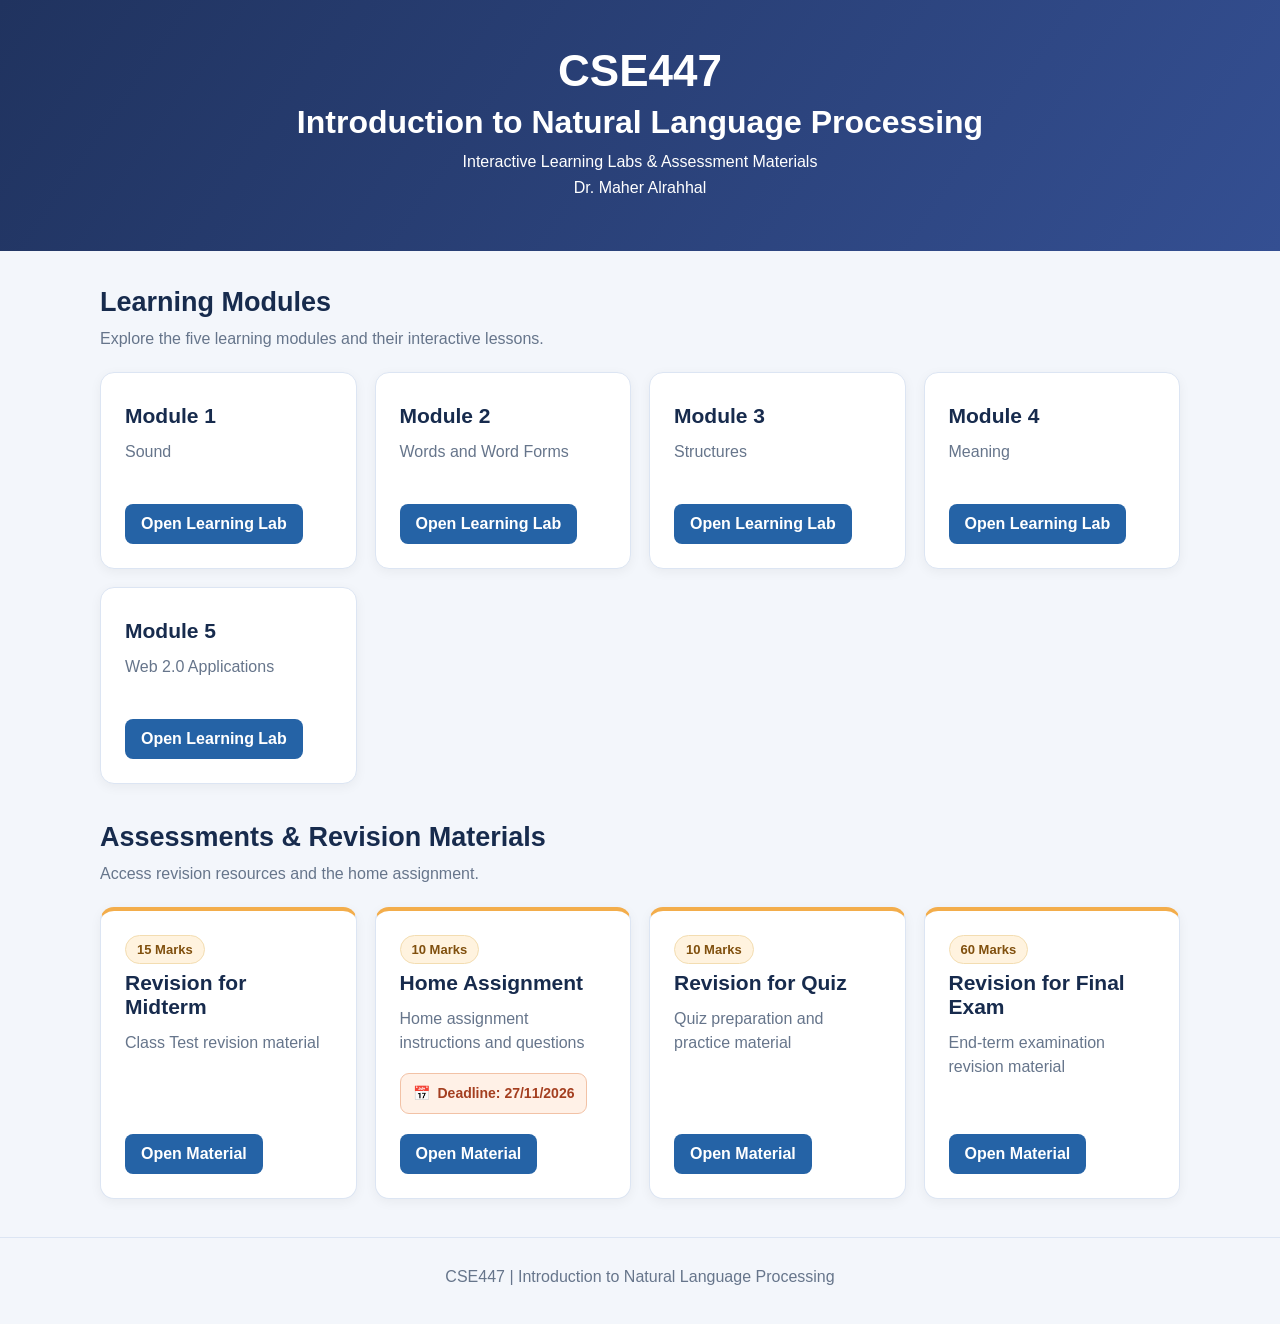
<file: index.html>
<!DOCTYPE html>
<html lang="en">
<head>
  <meta charset="UTF-8">
  <meta name="viewport" content="width=device-width, initial-scale=1">
  <title>CSE447 – Introduction to Natural Language Processing</title>
  <style>
    :root { --navy:#293b72; --blue:#2563a6; --ink:#172b4d; --muted:#66758b; --bg:#f3f6fb; --line:#dce5f3; }
    * { box-sizing:border-box; }
    body { margin:0; font-family:Arial,sans-serif; background:var(--bg); color:var(--ink); }
    header { background:linear-gradient(125deg,#20335f,#344f92); color:white; padding:46px 20px; text-align:center; }
    header h1 { margin:0 0 8px; font-size:44px; }
    header h2 { margin:0 0 12px; font-size:clamp(22px,3vw,32px); }
    header p { margin:8px 0; }
    main { max-width:1120px; margin:36px auto; padding:0 20px; }
    section { margin-bottom:38px; }
    .heading { margin:0 0 9px; font-size:27px; }
    .description { margin:0 0 20px; color:var(--muted); line-height:1.55; }
    .grid { display:grid; grid-template-columns:repeat(auto-fit,minmax(230px,1fr)); gap:18px; }
    .card { display:flex; flex-direction:column; background:white; padding:24px; border-radius:14px; border:1px solid var(--line); box-shadow:0 3px 12px #0000000d; min-height:197px; }
    .card h3 { font-size:21px; margin:7px 0 12px; }
    .card .detail { color:var(--muted); margin:0 0 18px; line-height:1.5; }
    .card .action { margin-top:auto; }
    .button { display:inline-block; background:var(--blue); color:white; padding:11px 16px; border-radius:8px; text-decoration:none; font-weight:700; }
    .button:hover,.button:focus-visible { background:#174c85; }
    .soon { display:inline-block; border-radius:8px; padding:10px 14px; color:#56647c; background:#e9edf4; font-weight:700; }
    .mark { display:inline-block; align-self:flex-start; font-size:13px; font-weight:700; color:#205c97; background:#eaf3ff; border:1px solid #c8defa; border-radius:100px; padding:6px 11px; }
    .assessment { border-top:4px solid #f3ad4b; }
    .assessment .mark { color:#80500e; background:#fff3df; border-color:#f3ddb1; }
    /* Assignment deadline: highlighted without changing the other cards. */
    .deadline { display:flex; align-items:center; gap:8px; flex-wrap:wrap; align-self:flex-start; margin:0 0 20px; padding:10px 12px; border-radius:9px; border:1px solid #f2c2a6; background:#fff1e7; color:#a43f20; font-size:14px; font-weight:700; line-height:1.4; }
    .deadline strong { color:#812b16; }
    .deadline svg { flex-shrink:0; }
    footer { text-align:center; padding:30px 15px 38px; color:var(--muted); border-top:1px solid var(--line); }
    @media(max-width:530px){ header{padding:35px 15px}header h1{font-size:36px}main{padding:0 14px}.card{min-height:172px} }
  </style>
</head>
<body>
  <header>
    <h1>CSE447</h1>
    <h2>Introduction to Natural Language Processing</h2>
    <p>Interactive Learning Labs &amp; Assessment Materials</p>
    <p>Dr. Maher Alrahhal</p>
  </header>
  <main>
    <section aria-labelledby="learning-title">
      <h2 class="heading" id="learning-title">Learning Modules</h2>
      <p class="description">Explore the five learning modules and their interactive lessons.</p>
      <div class="grid" id="modules"></div>
    </section>
    <section aria-labelledby="assessment-title">
      <h2 class="heading" id="assessment-title">Assessments &amp; Revision Materials</h2>
      <p class="description">Access revision resources and the home assignment.</p>
      <div class="grid" id="assessments"></div>
    </section>
  </main>
  <footer>CSE447 | Introduction to Natural Language Processing</footer>
  <script>
    const modules = [
      { title:'Module 1', detail:'Sound', url:'./Module-1/index.html' },
      { title:'Module 2', detail:'Words and Word Forms', url:'./Module-2/index.html' },
      { title:'Module 3', detail:'Structures', url:'./Module-3/index.html' },
      { title:'Module 4', detail:'Meaning', url:'./Module-4/index.html' },
      { title:'Module 5', detail:'Web 2.0 Applications', url:'./Module-5/index.html' }
    ];

    const assessments = [
      { title:'Revision for Midterm', marks:15, detail:'Class Test revision material', url:'./Revision-for-Midterm/index.html' },
      { title:'Home Assignment', marks:10, detail:'Home assignment instructions and questions', deadline:'27/11/2026', url:'./Home-Assignment/index.html' },
      { title:'Revision for Quiz', marks:10, detail:'Quiz preparation and practice material', url:'./Revision-for-Quiz/index.html' },
      { title:'Revision for Final Exam', marks:60, detail:'End-term examination revision material', url:'./Revision-for-Final-Exam/index.html' }
    ];

    function addCards(items, elementId, isAssessment=false) {
      const container=document.getElementById(elementId);
      for(const item of items){
        const card=document.createElement('article');
        card.className='card'+(isAssessment?' assessment':'');
        if(isAssessment){
          const mark=document.createElement('span');
          mark.className='mark';
          mark.textContent=item.marks+' Marks';
          card.appendChild(mark);
        }
        const title=document.createElement('h3');
        title.textContent=item.title;
        card.appendChild(title);
        const desc=document.createElement('p');
        desc.className='detail';
        desc.textContent=item.detail;
        card.appendChild(desc);
        if(item.deadline){
          const deadline=document.createElement('div');
          deadline.className='deadline';
          const calendar=document.createElement('span');
          calendar.setAttribute('aria-hidden','true');
          calendar.textContent='📅';
          const label=document.createElement('span');
          label.textContent='Deadline: '+item.deadline;
          deadline.append(calendar,label);
          card.appendChild(deadline);
        }
        const action=document.createElement('div');
        action.className='action';
        if(item.url){
          const link=document.createElement('a');
          link.className='button';
          link.href=item.url;
          link.textContent=isAssessment?'Open Material':'Open Learning Lab';
          action.appendChild(link);
        } else {
          const soon=document.createElement('span');
          soon.className='soon';
          soon.textContent='Coming Soon';
          action.appendChild(soon);
        }
        card.appendChild(action);
        container.appendChild(card);
      }
    }
    addCards(modules,'modules');
    addCards(assessments,'assessments',true);
  </script>
</body>
</html>
</file>
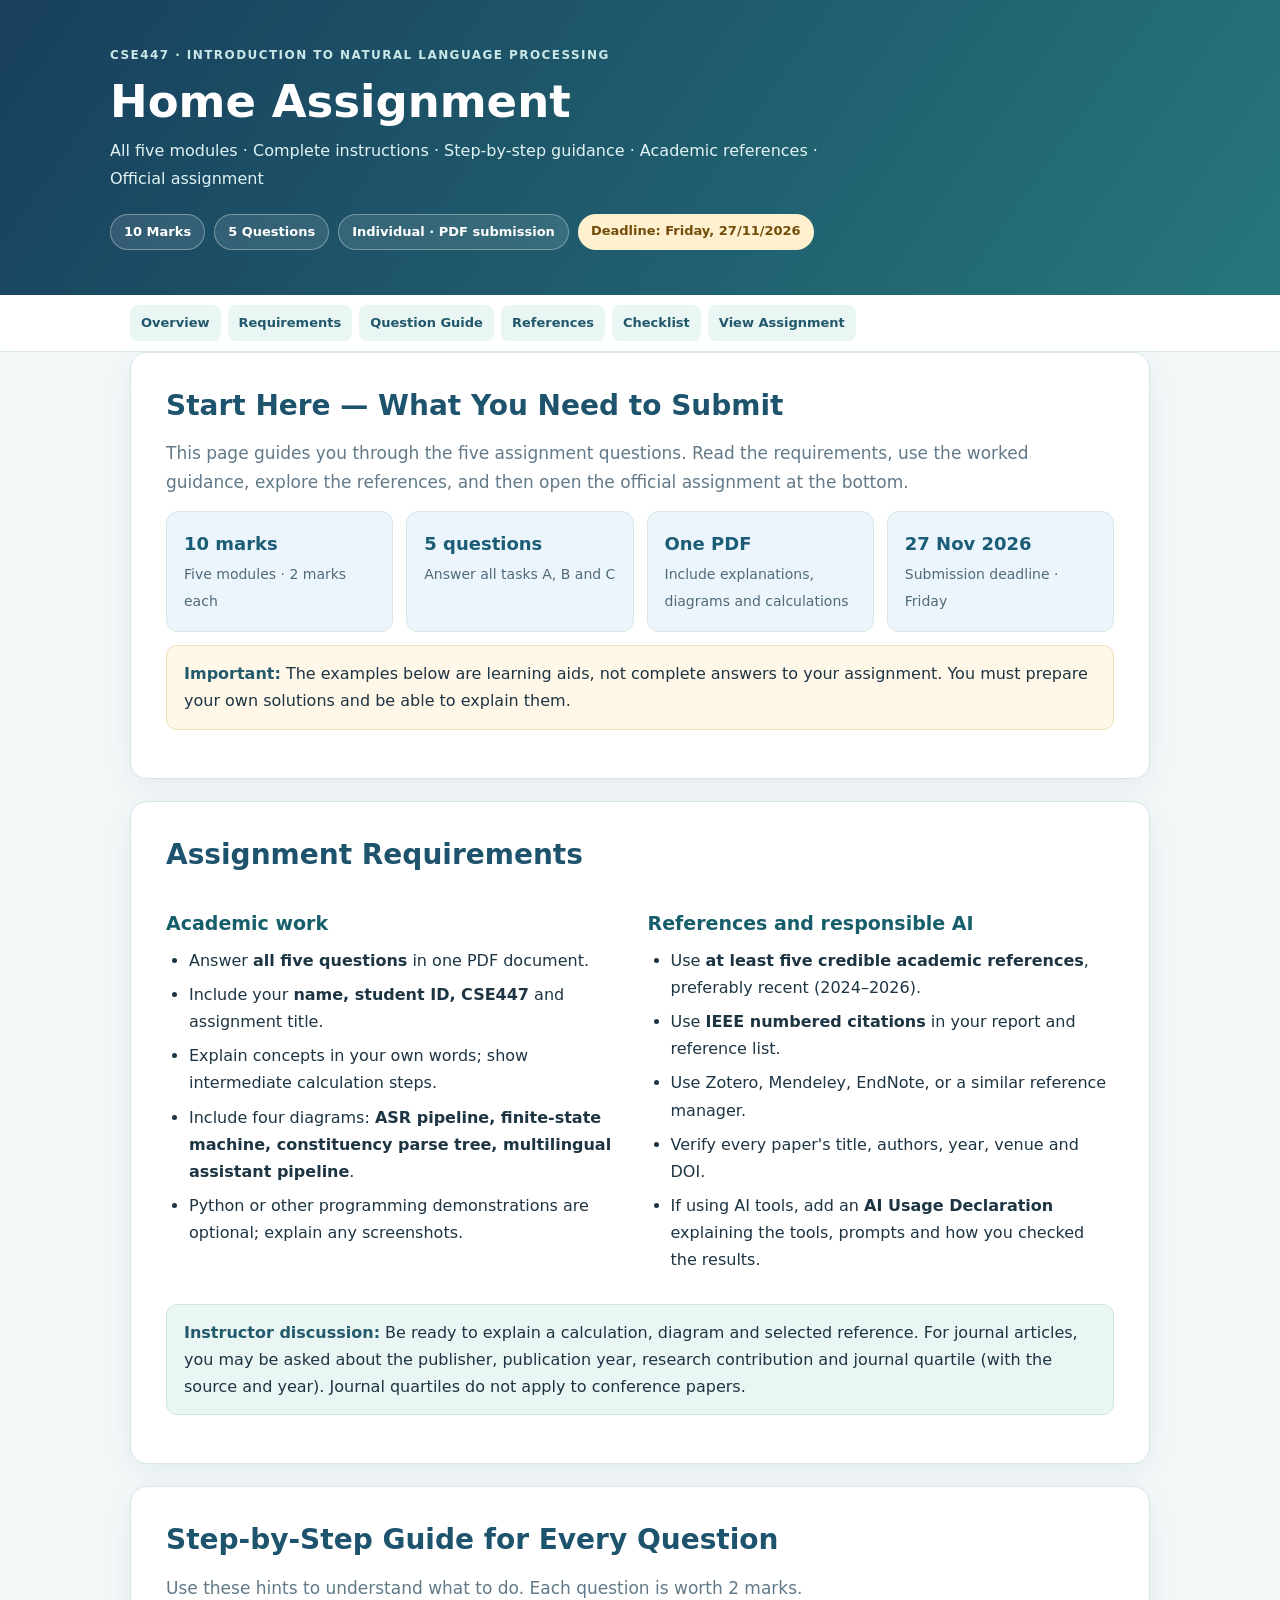
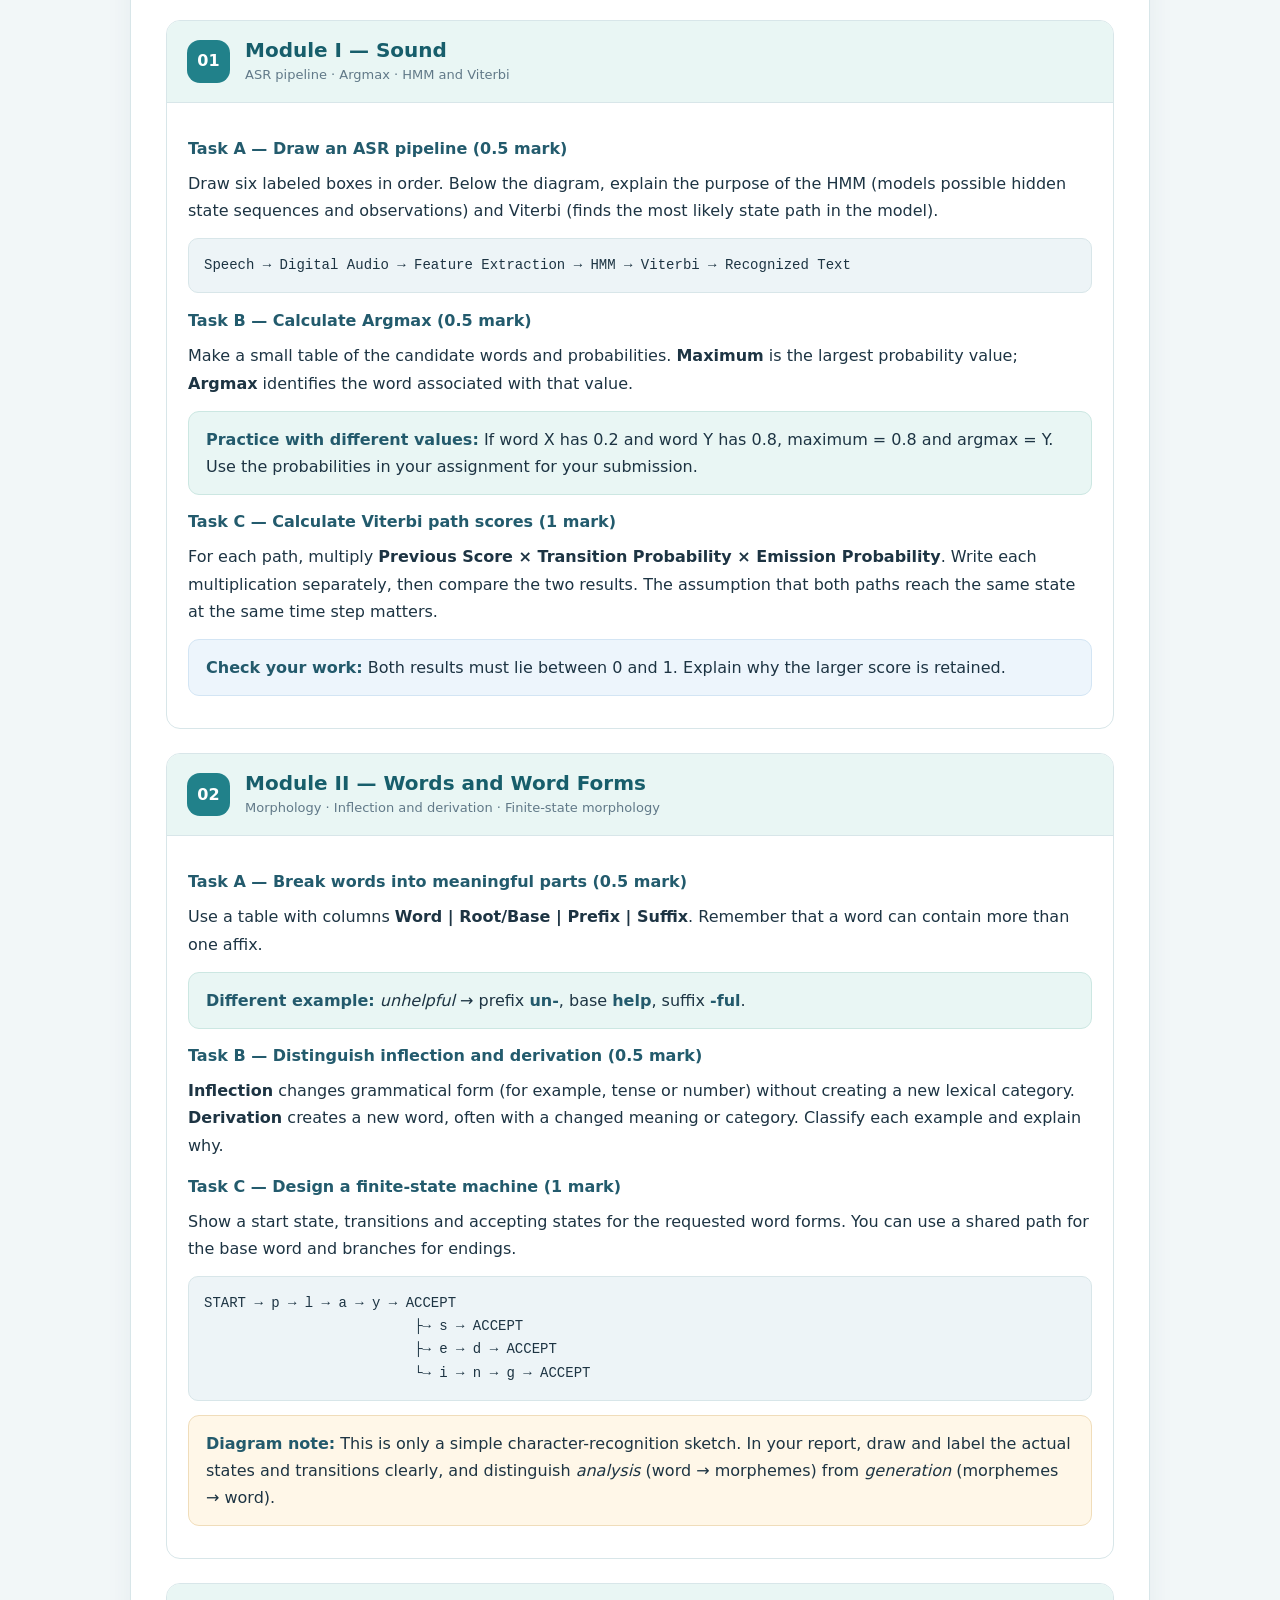
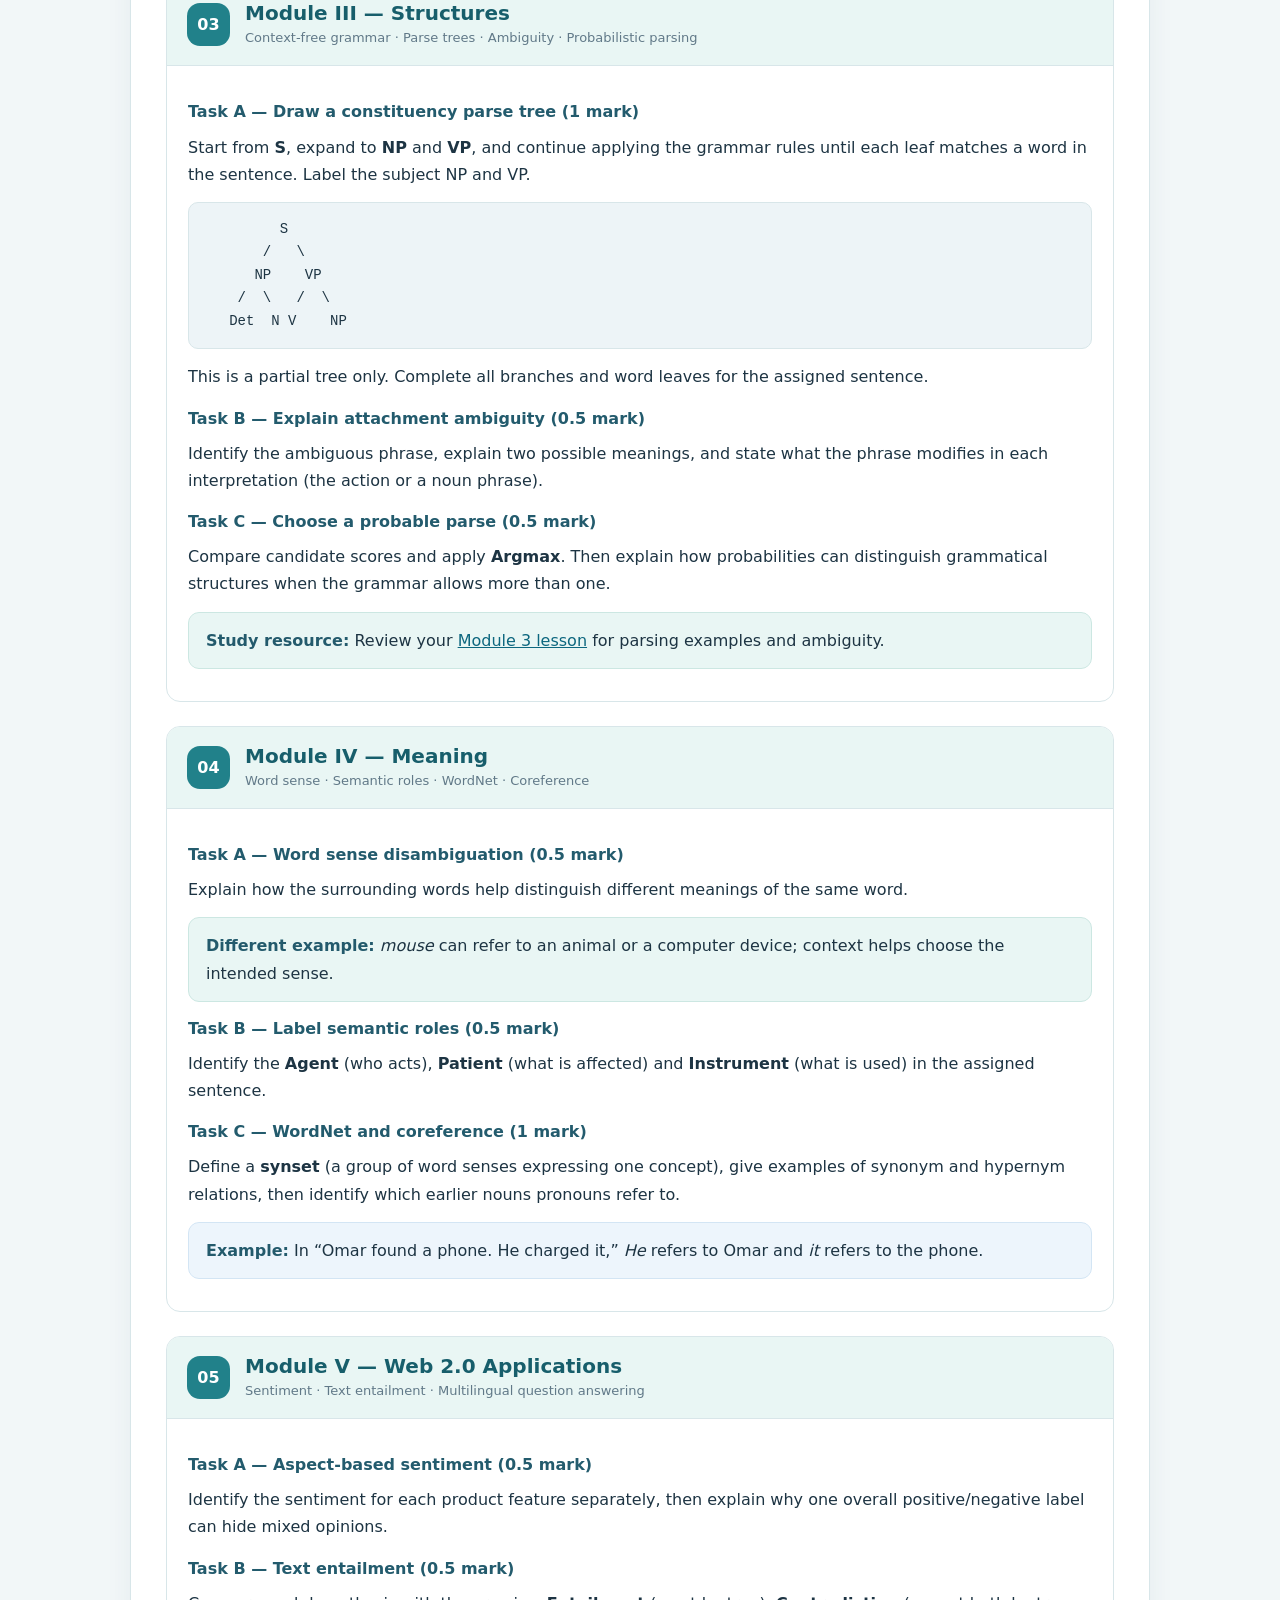
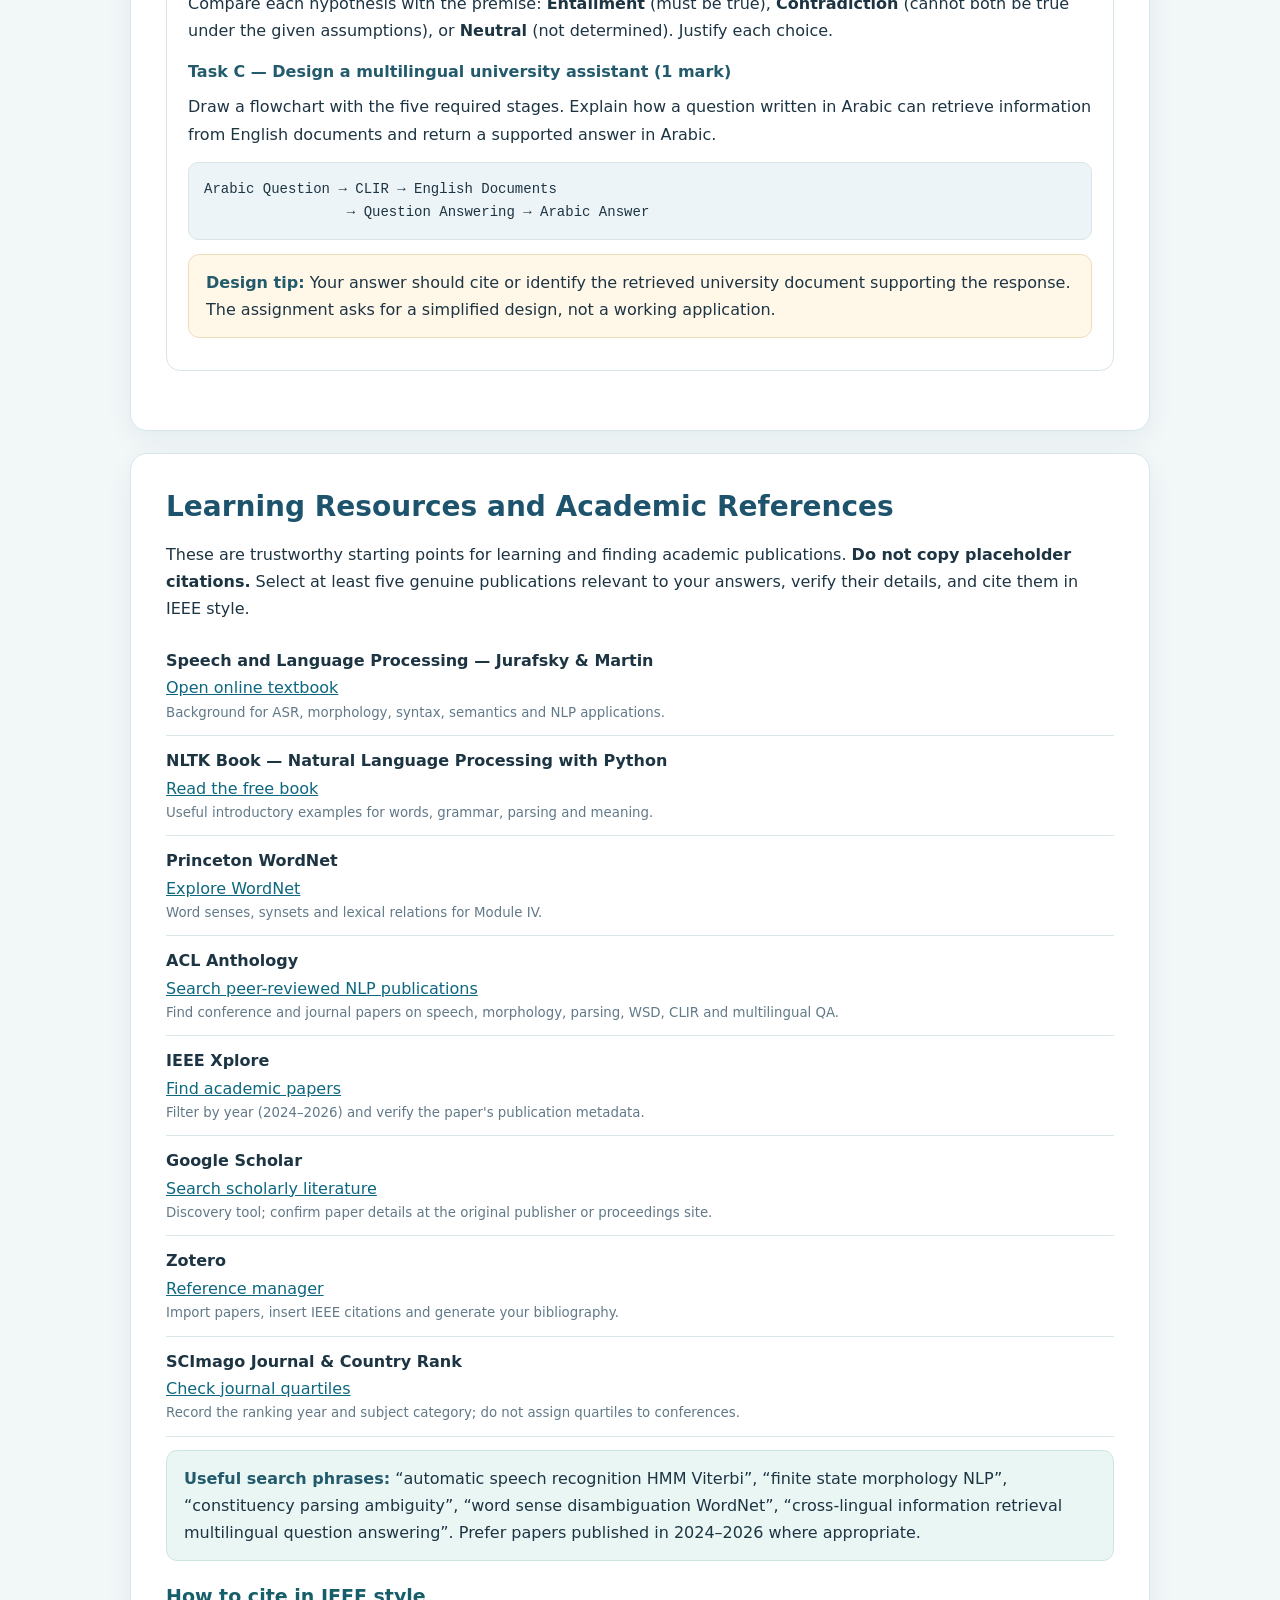
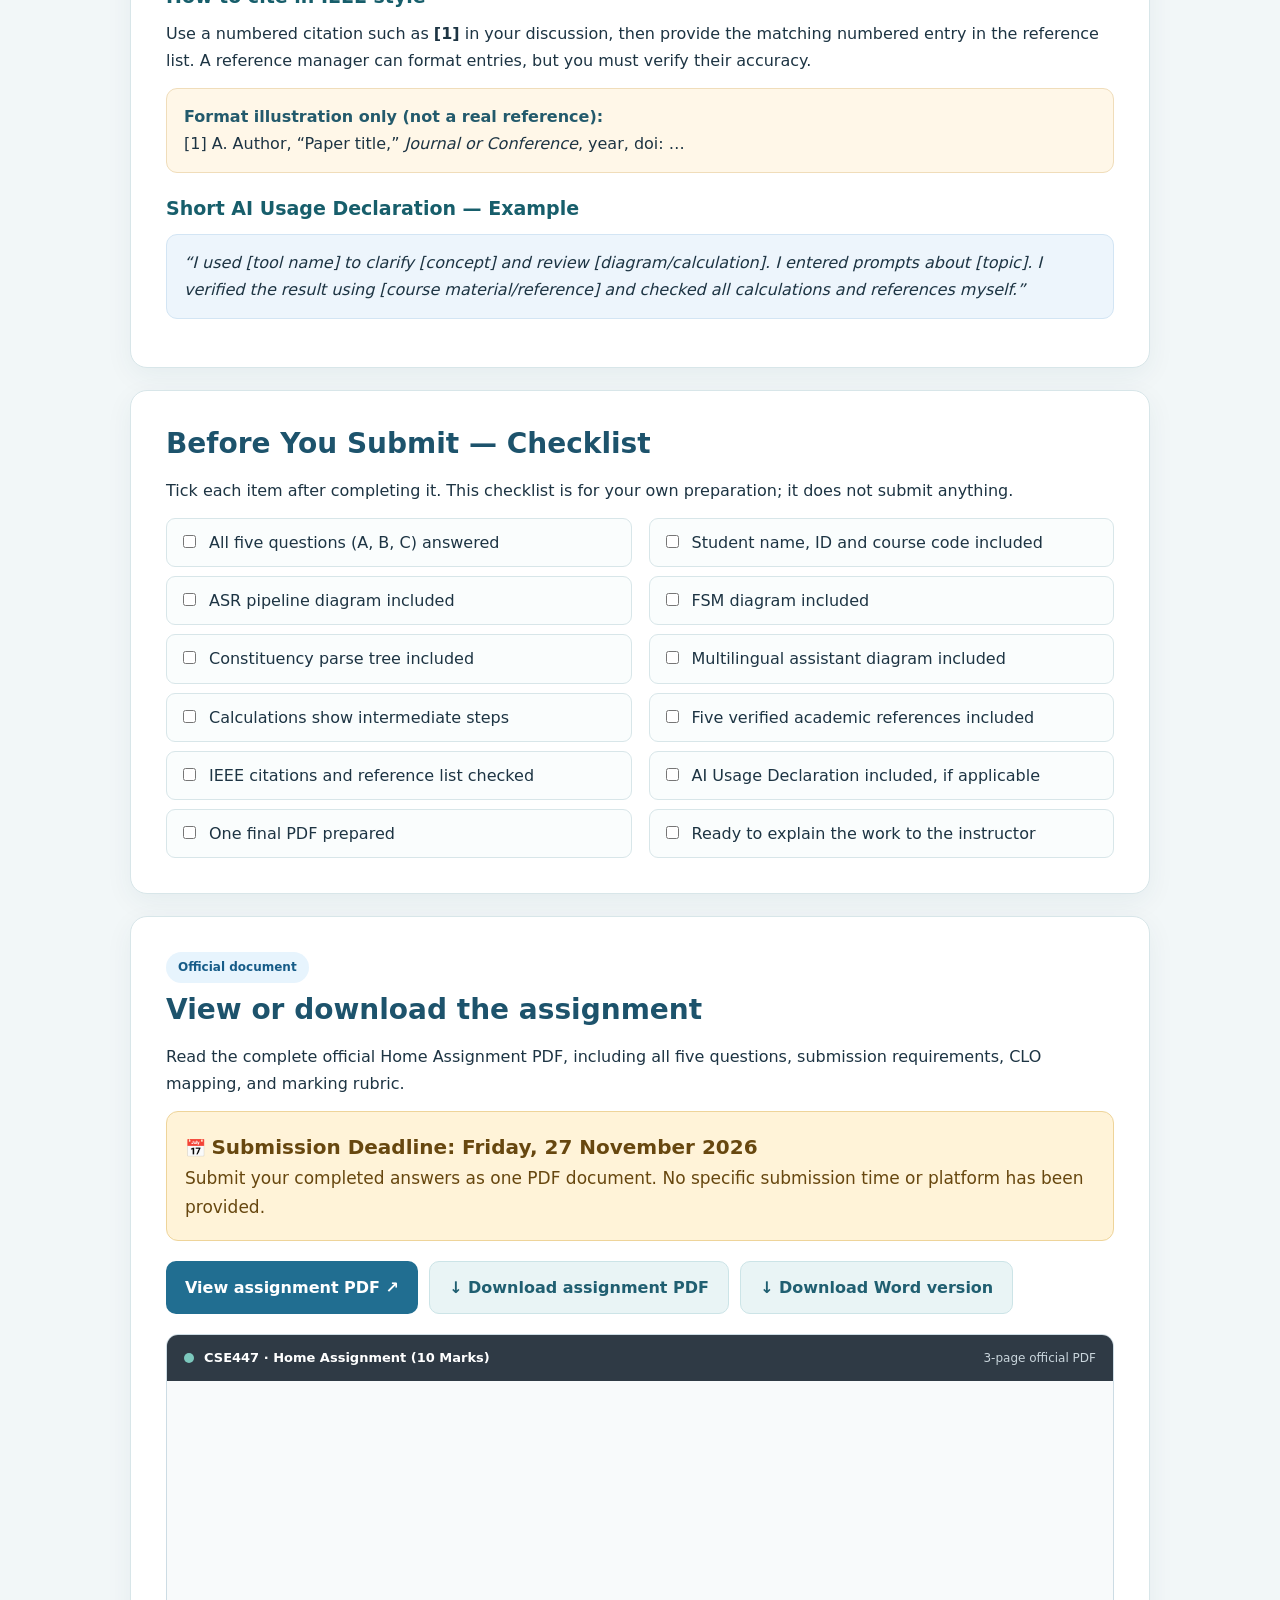
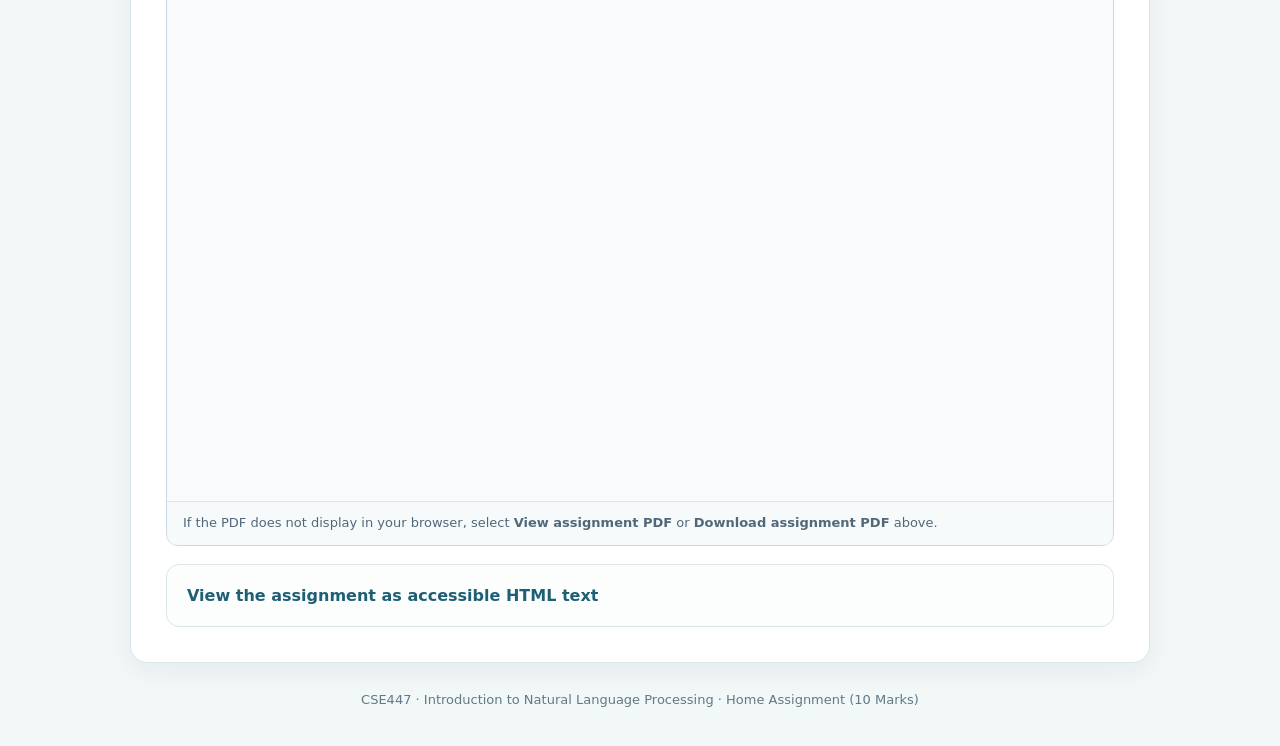
<file: Home-Assignment/index.html>
<!DOCTYPE html>
<html lang="en"><head><meta charset="utf-8"><meta name="viewport" content="width=device-width,initial-scale=1">
<title>CSE447 — Home Assignment (10 Marks) | Instructions, Guides & References</title>
<style>
:root{--bg:#f2f7f8;--surface:#fff;--ink:#1d3443;--muted:#617988;--line:#d8e6e9;--navy:#1d536c;--teal:#187e83;--teal-soft:#e9f6f4;--blue-soft:#edf5fc;--gold:#986a18;--gold-soft:#fff7e8;--rose-soft:#fff1f1;--shadow:0 8px 28px rgba(25,62,77,.06)}
*{box-sizing:border-box}html{scroll-behavior:smooth;scroll-padding-top:90px}
body{margin:0;background:var(--bg);color:var(--ink);font:16px/1.7 system-ui,-apple-system,Segoe UI,Arial,sans-serif}
a{color:#0d677f}a:hover{text-decoration:none}button{font:inherit}
.hero{background:linear-gradient(125deg,#183f5d,#26777b);color:#fff;padding:45px 20px}
.container{max-width:1060px;margin:auto;padding:0 20px}.hero .container{padding:0}
.eyebrow{font-size:12px;font-weight:800;letter-spacing:.12em;text-transform:uppercase;color:#c9e7e7}
.hero h1{font-size:clamp(29px,4vw,45px);line-height:1.18;margin:10px 0 9px}
.hero p{color:#e1f3f4;max-width:720px;margin:8px 0}
.pills{display:flex;gap:9px;flex-wrap:wrap;margin-top:22px}
.pill{border:1px solid #ffffff55;border-radius:100px;padding:6px 13px;font-weight:700;font-size:13px;background:#ffffff1c}
.pill.due{background:#fff1cf;color:#734c0b;border:0}
.navbar{position:sticky;top:0;background:#ffffffee;backdrop-filter:blur(8px);border-bottom:1px solid var(--line);z-index:10}
.navbar .container{display:flex;align-items:center;gap:7px;flex-wrap:wrap;padding-top:10px;padding-bottom:10px}
.navbar a{font-size:13px;font-weight:750;text-decoration:none;border-radius:8px;background:var(--teal-soft);padding:7px 11px;color:#21586b}
main{padding:27px 0 60px}
.section{background:var(--surface);border:1px solid var(--line);border-radius:17px;box-shadow:var(--shadow);padding:clamp(21px,3.5vw,35px);margin-bottom:22px}
h2{font-size:clamp(22px,2.8vw,28px);color:var(--navy);line-height:1.3;margin:0 0 15px}
h3{font-size:19px;line-height:1.35;color:#175e6b;margin:23px 0 10px}
h4{font-size:16px;margin:13px 0 7px;color:#235b6d}
p{margin:8px 0 14px}ul,ol{padding-left:23px;margin:8px 0 17px}li{margin:7px 0}
.lead{font-size:17px;color:var(--muted)}
.grid{display:grid;grid-template-columns:repeat(auto-fit,minmax(215px,1fr));gap:13px}
.tile{padding:17px;border:1px solid var(--line);border-radius:12px;background:var(--blue-soft)}
.tile strong{display:block;color:#1b5d77;font-size:18px}.tile span{font-size:14px;color:#506a7a}
.module{border:1px solid var(--line);border-radius:14px;overflow:hidden;margin:17px 0 24px}
.module-head{display:flex;gap:15px;align-items:center;padding:16px 20px;background:var(--teal-soft);border-bottom:1px solid var(--line)}
.num{flex:none;display:grid;place-items:center;width:43px;height:43px;background:#21818a;color:#fff;border-radius:13px;font-weight:850}
.module-head h3{margin:0;font-size:20px}.module-head p{margin:0;font-size:13px;color:var(--muted)}
.module-body{padding:19px 21px}
.two{display:grid;grid-template-columns:1fr 1fr;gap:15px}
.note{padding:14px 17px;border-radius:11px;background:var(--blue-soft);border:1px solid #d3e5f4;margin:13px 0}
.note.green{background:var(--teal-soft);border-color:#cce7e2}
.note.amber{background:var(--gold-soft);border-color:#f0ddba}
.note.pink{background:var(--rose-soft);border-color:#f3d7d7}
.note strong{color:#235a6c}
pre{white-space:pre-wrap;overflow-wrap:anywhere;background:#edf4f7;padding:15px;border-radius:10px;border:1px solid var(--line);font:14px/1.65 Consolas,monospace}
.table-scroll{overflow:auto}table{border-collapse:collapse;width:100%;margin:13px 0 20px;font-size:14px}
td,th{border:1px solid var(--line);padding:9px 12px;text-align:left;vertical-align:top}
th{background:var(--teal-soft);color:#20546a}
.resource{border-bottom:1px solid var(--line);padding:11px 0}
.resource:last-child{border:0}
.resource strong{display:block}.resource small{color:var(--muted);display:block}
.checklist{display:grid;grid-template-columns:1fr 1fr;gap:9px 17px}
.checklist label{display:flex;gap:10px;align-items:flex-start;border:1px solid var(--line);border-radius:9px;padding:10px 12px;background:#fafdfd;cursor:pointer}
.checklist input{margin-top:6px;accent-color:#197b80}
.btn{display:inline-flex;align-items:center;justify-content:center;gap:7px;border:0;background:#216e91;color:white;text-decoration:none;font-weight:750;border-radius:10px;padding:12px 19px;cursor:pointer}
.btn:hover{background:#164f70}.btn.secondary{background:#e9f4f5;color:#205f71;border:1px solid #cce4e7}
.btnrow{display:flex;flex-wrap:wrap;gap:11px;margin:20px 0}
.duebar{background:#fff3d8;border:1px solid #eed49a;border-radius:12px;padding:18px;color:#67470f;font-size:17px}
.duebar strong{font-size:20px}
#assignment-view{border:1px solid var(--line);border-radius:13px;background:#fcfefe;margin-top:18px}
#assignment-view>summary{cursor:pointer;list-style:none;padding:17px 20px;color:#1e5f75;font-weight:850}
#assignment-view>summary::-webkit-details-marker{display:none}
#assignment-view[open]>summary{border-bottom:1px solid var(--line);background:var(--teal-soft)}
.assignment-preview{padding:21px 25px}
.assignment-preview h2{margin:0;font-size:20px}
.assignment-preview h3{font-size:18px;border-top:1px solid var(--line);padding-top:18px;margin-top:24px}
.assignment-preview p{font-size:14px;margin:7px 0}
.assignment-preview .preview-task{font-weight:800;color:#165e70;margin-top:13px}
.assignment-preview .preview-subtitle{color:#546d7a;font-weight:750}
.assignment-preview .preview-bullet{padding-left:8px}
.footer{text-align:center;color:var(--muted);font-size:13px;padding:4px 15px 35px}
@media(max-width:690px){.container{padding:0 13px}.two,.checklist{grid-template-columns:1fr}.hero{padding:34px 15px}.module-body{padding:14px}.assignment-preview{padding:15px}.navbar a{font-size:12px}}
@media print{.navbar,.btnrow,.noprint{display:none!important}.hero{background:#fff;color:#111;border-bottom:2px solid #888}.hero p,.eyebrow{color:#333}.pill{color:#111;border:1px solid #999}.section{box-shadow:none;break-inside:auto;border:0;padding:12px 0}.module{break-inside:avoid}.assignment-preview{display:block!important}#assignment-view>summary{display:none}#assignment-view:not([open])>.assignment-preview{display:block!important}}

.official-label{display:inline-block;background:#e7f4fd;color:#165c88;border-radius:100px;padding:5px 12px;font-size:12px;font-weight:850;margin-bottom:9px}
.pdf-panel{overflow:hidden;border:1px solid #cddce4;border-radius:12px;background:#eff3f6;margin-top:19px}
.pdf-topline{display:flex;align-items:center;gap:10px;flex-wrap:wrap;background:#2f3a45;color:#fff;padding:12px 17px;font-size:13px}
.pdf-dot{width:10px;height:10px;border-radius:50%;background:#7cc8bd;display:inline-block}
.pdf-pages{margin-left:auto;color:#c9d5dc;font-size:12px}
#pdf-frame{display:block;width:100%;height:min(80vh,850px);min-height:520px;border:0;background:#f8fafb}
.pdf-fallback{padding:10px 16px;background:#f6fafb;color:#526879;font-size:13px;border-top:1px solid #d9e5e9}
.text-version{margin-top:20px}
@media(max-width:600px){#pdf-frame{height:70vh;min-height:400px}.pdf-pages{margin-left:0}}
@media print{.pdf-panel{display:none}.text-version{display:block}}
</style></head>
<body>
<header class="hero"><div class="container">
<div class="eyebrow">CSE447 · Introduction to Natural Language Processing</div>
<h1>Home Assignment</h1>
<p>All five modules · Complete instructions · Step-by-step guidance · Academic references · Official assignment</p>
<div class="pills"><span class="pill">10 Marks</span><span class="pill">5 Questions</span><span class="pill">Individual · PDF submission</span><span class="pill due">Deadline: Friday, 27/11/2026</span></div>
</div></header>
<div class="navbar"><nav class="container" aria-label="Page navigation">
<a href="#start">Overview</a><a href="#requirements">Requirements</a><a href="#guide">Question Guide</a>
<a href="#references">References</a><a href="#checklist">Checklist</a><a href="#official">View Assignment</a>
</nav></div>
<main class="container">

<section class="section" id="start">
<h2>Start Here — What You Need to Submit</h2>
<p class="lead">This page guides you through the five assignment questions. Read the requirements, use the worked guidance, explore the references, and then open the official assignment at the bottom.</p>
<div class="grid">
<div class="tile"><strong>10 marks</strong><span>Five modules · 2 marks each</span></div>
<div class="tile"><strong>5 questions</strong><span>Answer all tasks A, B and C</span></div>
<div class="tile"><strong>One PDF</strong><span>Include explanations, diagrams and calculations</span></div>
<div class="tile"><strong>27 Nov 2026</strong><span>Submission deadline · Friday</span></div>
</div>
<div class="note amber"><strong>Important:</strong> The examples below are learning aids, not complete answers to your assignment. You must prepare your own solutions and be able to explain them.</div>
</section>

<section class="section" id="requirements">
<h2>Assignment Requirements</h2>
<div class="two">
<div>
<h3>Academic work</h3>
<ul>
<li>Answer <strong>all five questions</strong> in one PDF document.</li>
<li>Include your <strong>name, student ID, CSE447</strong> and assignment title.</li>
<li>Explain concepts in your own words; show intermediate calculation steps.</li>
<li>Include four diagrams: <strong>ASR pipeline, finite-state machine, constituency parse tree, multilingual assistant pipeline</strong>.</li>
<li>Python or other programming demonstrations are optional; explain any screenshots.</li>
</ul>
</div>
<div>
<h3>References and responsible AI</h3>
<ul>
<li>Use <strong>at least five credible academic references</strong>, preferably recent (2024–2026).</li>
<li>Use <strong>IEEE numbered citations</strong> in your report and reference list.</li>
<li>Use Zotero, Mendeley, EndNote, or a similar reference manager.</li>
<li>Verify every paper's title, authors, year, venue and DOI.</li>
<li>If using AI tools, add an <strong>AI Usage Declaration</strong> explaining the tools, prompts and how you checked the results.</li>
</ul>
</div>
</div>
<div class="note green"><strong>Instructor discussion:</strong> Be ready to explain a calculation, diagram and selected reference. For journal articles, you may be asked about the publisher, publication year, research contribution and journal quartile (with the source and year). Journal quartiles do not apply to conference papers.</div>
</section>

<section class="section" id="guide">
<h2>Step-by-Step Guide for Every Question</h2>
<p class="lead">Use these hints to understand what to do. Each question is worth 2 marks.</p>

<article class="module" id="q1">
<div class="module-head"><div class="num">01</div><div><h3>Module I — Sound</h3><p>ASR pipeline · Argmax · HMM and Viterbi</p></div></div>
<div class="module-body">
<h4>Task A — Draw an ASR pipeline (0.5 mark)</h4>
<p>Draw six labeled boxes in order. Below the diagram, explain the purpose of the HMM (models possible hidden state sequences and observations) and Viterbi (finds the most likely state path in the model).</p>
<pre>Speech → Digital Audio → Feature Extraction → HMM → Viterbi → Recognized Text</pre>
<h4>Task B — Calculate Argmax (0.5 mark)</h4>
<p>Make a small table of the candidate words and probabilities. <strong>Maximum</strong> is the largest probability value; <strong>Argmax</strong> identifies the word associated with that value.</p>
<div class="note green"><strong>Practice with different values:</strong> If word X has 0.2 and word Y has 0.8, maximum = 0.8 and argmax = Y. Use the probabilities in your assignment for your submission.</div>
<h4>Task C — Calculate Viterbi path scores (1 mark)</h4>
<p>For each path, multiply <strong>Previous Score × Transition Probability × Emission Probability</strong>. Write each multiplication separately, then compare the two results. The assumption that both paths reach the same state at the same time step matters.</p>
<div class="note"><strong>Check your work:</strong> Both results must lie between 0 and 1. Explain why the larger score is retained.</div>
</div></article>

<article class="module" id="q2">
<div class="module-head"><div class="num">02</div><div><h3>Module II — Words and Word Forms</h3><p>Morphology · Inflection and derivation · Finite-state morphology</p></div></div>
<div class="module-body">
<h4>Task A — Break words into meaningful parts (0.5 mark)</h4>
<p>Use a table with columns <strong>Word | Root/Base | Prefix | Suffix</strong>. Remember that a word can contain more than one affix.</p>
<div class="note green"><strong>Different example:</strong> <em>unhelpful</em> → prefix <strong>un-</strong>, base <strong>help</strong>, suffix <strong>-ful</strong>.</div>
<h4>Task B — Distinguish inflection and derivation (0.5 mark)</h4>
<p><strong>Inflection</strong> changes grammatical form (for example, tense or number) without creating a new lexical category. <strong>Derivation</strong> creates a new word, often with a changed meaning or category. Classify each example and explain why.</p>
<h4>Task C — Design a finite-state machine (1 mark)</h4>
<p>Show a start state, transitions and accepting states for the requested word forms. You can use a shared path for the base word and branches for endings.</p>
<pre>START → p → l → a → y → ACCEPT
                         ├→ s → ACCEPT
                         ├→ e → d → ACCEPT
                         └→ i → n → g → ACCEPT</pre>
<div class="note amber"><strong>Diagram note:</strong> This is only a simple character-recognition sketch. In your report, draw and label the actual states and transitions clearly, and distinguish <em>analysis</em> (word → morphemes) from <em>generation</em> (morphemes → word).</div>
</div></article>

<article class="module" id="q3">
<div class="module-head"><div class="num">03</div><div><h3>Module III — Structures</h3><p>Context-free grammar · Parse trees · Ambiguity · Probabilistic parsing</p></div></div>
<div class="module-body">
<h4>Task A — Draw a constituency parse tree (1 mark)</h4>
<p>Start from <strong>S</strong>, expand to <strong>NP</strong> and <strong>VP</strong>, and continue applying the grammar rules until each leaf matches a word in the sentence. Label the subject NP and VP.</p>
<pre>         S
       /   \
      NP    VP
    /  \   /  \
   Det  N V    NP</pre>
<p>This is a partial tree only. Complete all branches and word leaves for the assigned sentence.</p>
<h4>Task B — Explain attachment ambiguity (0.5 mark)</h4>
<p>Identify the ambiguous phrase, explain two possible meanings, and state what the phrase modifies in each interpretation (the action or a noun phrase).</p>
<h4>Task C — Choose a probable parse (0.5 mark)</h4>
<p>Compare candidate scores and apply <strong>Argmax</strong>. Then explain how probabilities can distinguish grammatical structures when the grammar allows more than one.</p>
<div class="note green"><strong>Study resource:</strong> Review your <a href="../Module-3/index.html">Module 3 lesson</a> for parsing examples and ambiguity.</div>
</div></article>

<article class="module" id="q4">
<div class="module-head"><div class="num">04</div><div><h3>Module IV — Meaning</h3><p>Word sense · Semantic roles · WordNet · Coreference</p></div></div>
<div class="module-body">
<h4>Task A — Word sense disambiguation (0.5 mark)</h4>
<p>Explain how the surrounding words help distinguish different meanings of the same word.</p>
<div class="note green"><strong>Different example:</strong> <em>mouse</em> can refer to an animal or a computer device; context helps choose the intended sense.</div>
<h4>Task B — Label semantic roles (0.5 mark)</h4>
<p>Identify the <strong>Agent</strong> (who acts), <strong>Patient</strong> (what is affected) and <strong>Instrument</strong> (what is used) in the assigned sentence.</p>
<h4>Task C — WordNet and coreference (1 mark)</h4>
<p>Define a <strong>synset</strong> (a group of word senses expressing one concept), give examples of synonym and hypernym relations, then identify which earlier nouns pronouns refer to.</p>
<div class="note"><strong>Example:</strong> In “Omar found a phone. He charged it,” <em>He</em> refers to Omar and <em>it</em> refers to the phone.</div>
</div></article>

<article class="module" id="q5">
<div class="module-head"><div class="num">05</div><div><h3>Module V — Web 2.0 Applications</h3><p>Sentiment · Text entailment · Multilingual question answering</p></div></div>
<div class="module-body">
<h4>Task A — Aspect-based sentiment (0.5 mark)</h4>
<p>Identify the sentiment for each product feature separately, then explain why one overall positive/negative label can hide mixed opinions.</p>
<h4>Task B — Text entailment (0.5 mark)</h4>
<p>Compare each hypothesis with the premise: <strong>Entailment</strong> (must be true), <strong>Contradiction</strong> (cannot both be true under the given assumptions), or <strong>Neutral</strong> (not determined). Justify each choice.</p>
<h4>Task C — Design a multilingual university assistant (1 mark)</h4>
<p>Draw a flowchart with the five required stages. Explain how a question written in Arabic can retrieve information from English documents and return a supported answer in Arabic.</p>
<pre>Arabic Question → CLIR → English Documents
                 → Question Answering → Arabic Answer</pre>
<div class="note amber"><strong>Design tip:</strong> Your answer should cite or identify the retrieved university document supporting the response. The assignment asks for a simplified design, not a working application.</div>
</div></article>
</section>

<section class="section" id="references">
<h2>Learning Resources and Academic References</h2>
<p>These are trustworthy starting points for learning and finding academic publications. <strong>Do not copy placeholder citations.</strong> Select at least five genuine publications relevant to your answers, verify their details, and cite them in IEEE style.</p>
<div class="resource"><strong>Speech and Language Processing — Jurafsky &amp; Martin</strong><a href="https://web.stanford.edu/~jurafsky/slp3/" target="_blank" rel="noopener noreferrer">Open online textbook</a><small>Background for ASR, morphology, syntax, semantics and NLP applications.</small></div>
<div class="resource"><strong>NLTK Book — Natural Language Processing with Python</strong><a href="https://www.nltk.org/book/" target="_blank" rel="noopener noreferrer">Read the free book</a><small>Useful introductory examples for words, grammar, parsing and meaning.</small></div>
<div class="resource"><strong>Princeton WordNet</strong><a href="https://wordnet.princeton.edu/" target="_blank" rel="noopener noreferrer">Explore WordNet</a><small>Word senses, synsets and lexical relations for Module IV.</small></div>
<div class="resource"><strong>ACL Anthology</strong><a href="https://aclanthology.org/" target="_blank" rel="noopener noreferrer">Search peer-reviewed NLP publications</a><small>Find conference and journal papers on speech, morphology, parsing, WSD, CLIR and multilingual QA.</small></div>
<div class="resource"><strong>IEEE Xplore</strong><a href="https://ieeexplore.ieee.org/" target="_blank" rel="noopener noreferrer">Find academic papers</a><small>Filter by year (2024–2026) and verify the paper's publication metadata.</small></div>
<div class="resource"><strong>Google Scholar</strong><a href="https://scholar.google.com/" target="_blank" rel="noopener noreferrer">Search scholarly literature</a><small>Discovery tool; confirm paper details at the original publisher or proceedings site.</small></div>
<div class="resource"><strong>Zotero</strong><a href="https://www.zotero.org/" target="_blank" rel="noopener noreferrer">Reference manager</a><small>Import papers, insert IEEE citations and generate your bibliography.</small></div>
<div class="resource"><strong>SCImago Journal &amp; Country Rank</strong><a href="https://www.scimagojr.com/" target="_blank" rel="noopener noreferrer">Check journal quartiles</a><small>Record the ranking year and subject category; do not assign quartiles to conferences.</small></div>
<div class="note green"><strong>Useful search phrases:</strong> “automatic speech recognition HMM Viterbi”, “finite state morphology NLP”, “constituency parsing ambiguity”, “word sense disambiguation WordNet”, “cross-lingual information retrieval multilingual question answering”. Prefer papers published in 2024–2026 where appropriate.</div>
<h3>How to cite in IEEE style</h3>
<p>Use a numbered citation such as <strong>[1]</strong> in your discussion, then provide the matching numbered entry in the reference list. A reference manager can format entries, but you must verify their accuracy.</p>
<div class="note amber"><strong>Format illustration only (not a real reference):</strong><br>[1] A. Author, “Paper title,” <em>Journal or Conference</em>, year, doi: …</div>
<h3>Short AI Usage Declaration — Example</h3>
<div class="note"><em>“I used [tool name] to clarify [concept] and review [diagram/calculation]. I entered prompts about [topic]. I verified the result using [course material/reference] and checked all calculations and references myself.”</em></div>
</section>

<section class="section" id="checklist">
<h2>Before You Submit — Checklist</h2>
<p>Tick each item after completing it. This checklist is for your own preparation; it does not submit anything.</p>
<div class="checklist">
<label><input type="checkbox"> All five questions (A, B, C) answered</label>
<label><input type="checkbox"> Student name, ID and course code included</label>
<label><input type="checkbox"> ASR pipeline diagram included</label>
<label><input type="checkbox"> FSM diagram included</label>
<label><input type="checkbox"> Constituency parse tree included</label>
<label><input type="checkbox"> Multilingual assistant diagram included</label>
<label><input type="checkbox"> Calculations show intermediate steps</label>
<label><input type="checkbox"> Five verified academic references included</label>
<label><input type="checkbox"> IEEE citations and reference list checked</label>
<label><input type="checkbox"> AI Usage Declaration included, if applicable</label>
<label><input type="checkbox"> One final PDF prepared</label>
<label><input type="checkbox"> Ready to explain the work to the instructor</label>
</div>
</section>

<section class="section" id="official">
<div class="official-label">Official document</div>
<h2>View or download the assignment</h2>
<p>Read the complete official Home Assignment PDF, including all five questions, submission requirements, CLO mapping, and marking rubric.</p>
<div class="duebar">📅 <strong>Submission Deadline: Friday, 27 November 2026</strong>
<div>Submit your completed answers as one PDF document. No specific submission time or platform has been provided.</div></div>
<div class="btnrow">
  <button class="btn" type="button" onclick="viewPdf()">View assignment PDF ↗</button>
  <button class="btn secondary" type="button" onclick="downloadPdf()">↓ Download assignment PDF</button>
  <button class="btn secondary" type="button" onclick="downloadWord()">↓ Download Word version</button>
</div>
<div class="pdf-panel">
  <div class="pdf-topline"><span class="pdf-dot"></span><strong>CSE447 · Home Assignment (10 Marks)</strong><span class="pdf-pages">3-page official PDF</span></div>
  <iframe id="pdf-frame" title="CSE447 Home Assignment PDF — embedded document" loading="lazy"></iframe>
  <div class="pdf-fallback">If the PDF does not display in your browser, select <strong>View assignment PDF</strong> or <strong>Download assignment PDF</strong> above.</div>
</div>
<details id="assignment-view" class="text-version"><summary>View the assignment as accessible HTML text</summary>
<div class="assignment-preview"><h2>CSE447 | Introduction to Natural Language Processing</h2>
<p class="preview-subtitle">HOME ASSIGNMENT (HA)  •  ALL FIVE MODULES</p>
<p>Student Name: ____________________________________     Student ID: __________________</p>
<p>Objective: Apply NLP concepts through explanations, calculations, diagrams, practical examples, and a simplified application design.</p>
<h3>Question 1 — Module I: Sound  |  2 Marks  |  CLO1</h3>
<p class="preview-task">A. Speech Recognition Pipeline (0.5)</p>
<p>Draw: Speech input → Digital audio → Feature extraction → HMM → Viterbi Algorithm → Recognized text. Briefly explain the roles of HMM and Viterbi.</p>
<p class="preview-task">B. Argmax Calculation (0.5)</p>
<p>Given Cat = 0.15, Car = 0.70, Card = 0.15, find the maximum probability and the Argmax result. Explain the difference.</p>
<p class="preview-task">C. HMM / Viterbi Calculation (1)</p>
<p>Path A: previous score 0.80, transition 0.70, emission 0.90. Path B: previous score 0.60, transition 0.50, emission 0.90. Calculate each new score using Previous Score × Transition × Emission. Assuming both paths reach the same hidden state at the same time step, identify which path Viterbi retains and explain why.</p>
<h3>Question 2 — Module II: Words and Word Forms  |  2 Marks  |  CLO2</h3>
<p class="preview-task">A. Morphological Analysis (0.5)</p>
<p>For Unhappiness, Replaying, Played, and Teacher, identify root, prefix (if any), and suffix (if any). Explain how this helps NLP.</p>
<p class="preview-task">B. Inflection and Derivation (0.5)</p>
<p>Define both terms and give two examples of each. Classify: Play → Played; Teach → Teacher; Book → Books; Happy → Happiness.</p>
<p class="preview-task">C. Finite-State Morphology (1)</p>
<p>Design an FSM recognizing Play, Plays, Played, and Playing. Show states and transitions; label start and accepting states; explain recognition; give one morphological analysis and one generation example.</p>
<h3>Question 3 — Module III: Structures  |  2 Marks  |  CLO2 &amp; CLO3</h3>
<p class="preview-task">A. CFG and Parsing (1)</p>
<p>For “The student reads a book”, use S → NP VP; NP → Det N; VP → V NP; Det → the | a; N → student | book; V → reads. Draw a constituency parse tree, identify subject NP and VP, and explain how top-down parsing begins.</p>
<p class="preview-task">B. Attachment Ambiguity (0.5)</p>
<p>For “I saw the man with a telescope”, explain two interpretations and identify what “with a telescope” attaches to in each.</p>
<p class="preview-task">C. Probabilistic Parsing (0.5)</p>
<p>Candidate A = 0.35 and Candidate B = 0.65. Apply Argmax and explain why probabilistic parsing is useful when multiple grammatical interpretations exist.</p>
<h3>Question 4 — Module IV: Meaning  |  2 Marks  |  CLO3 &amp; CLO4</h3>
<p class="preview-task">A. Word Sense Disambiguation (0.5)</p>
<p>Explain “bank” in (1) “She deposited money at the bank” and (2) “They sat beside the river bank”. How does context help?</p>
<p class="preview-task">B. Semantic Roles (0.5)</p>
<p>For “Sara opened the door with a key”, identify Agent, Patient, and Instrument. Explain why semantic roles matter.</p>
<p class="preview-task">C. WordNet and Coreference (1)</p>
<p>Define synset; give one hypernym and one synonym example. For “Maya bought a laptop. She uses it every day”, identify the referents of “She” and “it”, and explain the value of coreference resolution.</p>
<h3>Question 5 — Module V: Web 2.0 Applications  |  2 Marks  |  CLO5</h3>
<p class="preview-task">A. Sentiment Analysis (0.5)</p>
<p>For “The screen is excellent, but the battery is terrible”, identify the sentiment for each aspect. Explain why a single overall label can lose information.</p>
<p class="preview-task">B. Text Entailment (0.5)</p>
<p>Premise: “Sara bought a red car.” Classify as entailment, contradiction, or neutral, with reasons: (1) “Sara bought a car.” (2) “Sara bought a blue car.” (3) “Sara drives to university every day.” Assume the same purchase and car.</p>
<p class="preview-task">C. Multilingual NLP Application (1)</p>
<p>Design a university assistant that answers an Arabic question using English university documents. Draw and explain: Arabic question → CLIR → retrieve English documents → question answering → supported answer in Arabic (multilingual generation or machine translation).</p>
<h3>Submission &amp; Academic Requirements</h3>
<p class="preview-bullet">• Submit one PDF containing all five questions; include your name, student ID, course code, and assignment title.</p>
<p class="preview-bullet">• Use your own words. Show calculations and intermediate steps, and include the ASR, FSM, parse-tree, and multilingual application diagrams.</p>
<p class="preview-bullet">• Include at least five credible academic references; prioritize recent publications (2024–2026). Use IEEE numbered in-text citations and a reference list.</p>
<p class="preview-bullet">• Use Zotero, Mendeley, EndNote, or another reference manager to organize and format references. Verify bibliographic details and DOIs.</p>
<p class="preview-bullet">• AI tools are permitted as support. Include a short AI Usage Declaration identifying tools, prompts, and how outputs were verified.</p>
<p class="preview-bullet">• Be ready to explain your calculations, diagrams, selected publications, publication venues, and relevance during instructor discussion. Journal quartiles may be checked using SJR or JCR (with source/year).</p>
<p class="preview-bullet">• Python or other programming tools are optional; if used, include screenshots and brief explanations.</p>
<h3>Marking Rubric</h3>
<p>Evaluation: Full marks require accurate concepts, calculations, diagrams, and explanations. Partial marks apply to incomplete or partially correct responses.</p>
<div class="table-scroll"><table><tr><th>Course Level</th><th>Credit Units</th><th>Total Marks</th><th>Course Weight</th></tr><tr><td>UG</td><td>3</td><td>10</td><td>10%</td></tr></table></div>
<div class="table-scroll"><table><tr><th>Question</th><th>Assessment focus</th><th>Marks</th></tr><tr><td>Q1 — Sound</td><td>ASR, Argmax, HMM/Viterbi</td><td>2</td></tr><tr><td>Q2 — Words and Word Forms</td><td>Morphology, inflection/derivation, FSM</td><td>2</td></tr><tr><td>Q3 — Structures</td><td>CFG parse tree, ambiguity, Argmax</td><td>2</td></tr><tr><td>Q4 — Meaning</td><td>WSD, semantic roles, WordNet, coreference</td><td>2</td></tr><tr><td>Q5 — Applications</td><td>Sentiment, entailment, multilingual design</td><td>2</td></tr><tr><td>TOTAL</td><td></td><td>10</td></tr></table></div></div></details>
</section>
</main>
<footer class="footer">CSE447 · Introduction to Natural Language Processing · Home Assignment (10 Marks)</footer>
<script>

const embeddedPdf="[base64]/juBH+vsD+B35pYReJIop63W4N5M3bLTbX3GWv9+GuKBxbcdLL2j7b2W6K+5/9O50XkqLeHCVWAsSRKWo4nBkOZx6OcnS83t7dTKZb8f790fF2O5ne5jPx89HJcrtdfvnn0efHVX50OZnfLSbbu+Xi6OrheotN4+Vym69HI3Fydip+e/vG93z8yWQgfBHDZ5IFYp2/ffPTn8Ti7ZuTz2/fHI2lSD0/FJ9v3r6R0M0XUgQq9JJEqNSTKdz5At0+XElfzDdIU0Gb74Wxws80Fus535ct93/48PbNz++BDzmK8E8Avwp+Q/wdHSpsi0YywL/x6DDivxn+SUaHifPV3E1HMf7J4PcYfk9GbqdT/nY2Oozdv+fwO6Zb0rfPxfR1JEP8K0eHYcNgiaHuciaD0SEyLJVlnJphTjLiEWXM5BMmdzb6p/j8t7dvzkHo379901U7gchAiCXtqCTxAuVqx/ekSkDaQYCSD+KEdFJvJU0MxPCZnEAncX5xKsTR1WqyQJu8OP14JvyjT5PFXAzyxeGPV8NnWp0SUlbNLsq8JBaJBHtMeV4CpyGI69PhoYwHV/CZDc7hMxmEw8NA6s+EPgV9/g53U339ET7VYEFPbeE6GqzhMxgs6e6M2h/oc0rt3OeOPrkPPwvUpI93Zajbmf53xNWErvlZpsajcPs9tXP/T8T5xKE8p2t+itu5JScK/NQlzchyDpwwt9xnQ3PkT+bcUH6RxTVpRinpZUmbap5tUGRNR9bJnVxou1Ewnhf5MXwmoSQjjlJPweN+6qWBCLMI/ArczWKidvMnTet7NtKyfcp97DNstc84U15UEwL7t8PYJw9nLhRcpO/[base64]/7uw06U8lsGlne+kvDDLc9zvob3fPuv5SLfQQspkwea7+shb9deGiXX+Gly7+8ifUXg4RXTSY36L2tjXtdWemSXuRH3n+fn6THtBxEXiClHdB/jDSfeK2dv18W0+h1EGmgZekLgEID6pd2Au1E1Ew11Q6RJIsS6tdeCm0EwkDCEPVTk6MRtqJRJHEW7s46dKFhcqKpzslizYyK+4jp6UuRiK2Cw1S6mLmu4OKYXUHlUqwEwWeckxVz8ks33IE35ZidiDVbvYmZokoamCzB4sXhxBFRn4mPk9/Hvz4oS1EedmYqQTx1MdsXWXOzvocebWlPF1o7YivdLhQY161hgMvHAjC8Ox5UjKL9jlSCp7Yml/GvNmaa8xLv3XXfeFI8ECYPUtMxi09R0xtCUMXWu3Mmx2wQUx/aN3fXjhUFHqx6i6n8tZmPGyCjrR12+Lbu7atgkDrttVOxDppQ6R922onYt14Oyc2kGglYh19OydaYqAsmTbsSea29JL2KKHlrnG+eHeXsIuxazuV7WJGaFVH6yhGG3aU+mZnu+hR2vXVOopR14652C6tc7Erp20Uo88dc7FdWufydI+m0FqG+yBzjZEsG08oPZW6C/1q+zDLMRNaYCy9pZzoOwiyJ8Ns8AW/5XDxjpr/hT/Yy/37r/KXypX9KvDnikN0oIVjZoMFD/dxmAzOYEgzin6ocYSXAbaNri8LEDCtS6QJ0qqqpw102Fc9gUSeHGb+DnK5/jfpYTpMWXh3+PGVUp93mPqIY+i0WmED5bSPpMBPlwhMTEHMS1LtlPCK1XYYDzYC6MSDW2xeYyK1fJjj9a3Iv63gAaIyWcDVZDuMeLzlYnMADWKKCDz0iAfTh3u0k1IPAV1m9A3tZ07ErSUxgZVtnG6R+zskNYG5cT6ef8Nr6l/MKN/gMwf4XUwWMxxl8mxI/Unh+wlsoY7sN3cgQeYE50vTugFbpYucuVit7s38pxV5iRmpiFjHSZKIF15/bMsMT67qfHcx4Ph1TqYiiOKT0GXme1ruIAU6XWJJgGzkC9WXNMlBKkzSa2Mzrt/bCY8MQk82zPCFM2keIkbi9TEuljNYbekgJ2f5jsAP8qbLh8VQDWZC/I6rXQTiAlfW+tcNtAiBaAliyn8Hocsez7p84E89LYpGy2tD/fa1vJh2aYcZ9IqeuFqBfHLyfdNb8QO0kSNdzhd37E+VWa8oTnF5B+Jb5ffWz1JzLn4ZoK/ycQl70S/D/hZxAFEIyrLGfhdZpvvIMm2XZRg1raRIH0PRUZMpT4jw0AtPnPA8iw7kMlt4wAUA/gmdi0mpD9zoWOtMdz/X7WNTWaCLD2IaUUbOM1JWaJhnlK03MCSIu3NuVg6FsODEjCIjzS1TsUQNY2a+maac6aqGuMJ4wDUQiuadunfcwc8aGEhIsDJldtOyEGRGFEqsaRFrzuQx9YiN9E6YXMClFVIPbKahOxpSJ5qX07r45dnIHe1Yl27g7TNTRsITO3fEorRY4hq/kpuIqzGJoef9O1JwI3GX0Am4vrVd4Rhx3uA3HSTR7uzEO3d4hiMowqLIKBdrXPPLIgqBrhuxvKGYC1v/Ck9cXFDYAlEJBjf/MNs/hlk5PX+NPamtx60/iJWXqYYpd/Eabbj9vh4YbkSyKn+PotP1/AvKYvKNtqSJFen0wV5C6JTY0AmdLrpc9RouV0Lk7wcN/HYQXrBXSU+78WLdRlmTH4wpfc0X4hREFujs7C+QPg6lP5DRAUiTI22ycrqT4C1f3yEDnJGt/oUO4iFAh9s3dk1QZjArGb2J1pHsN+r0BWz5gdrEqkgZyK4n17hq9G4ZM4OPAh9dIFXIMYggmQA+NS9IC2qgNQWhTcjPeuL8G+p+dW/6MZvCJqdIsGfHEaaQj5ci6JmN9UlUsJAhbFhg3JD3Gb9D4O43Dd/FDvcq3WlfxGHse1nmMnNKYdRfUSAXoI8LcWT9n+PttCrX1/S9ZZXHuMiLgMtZ5RI79BpWSUiKkobpdJFtG/q9r52FYUXRlxO2afKR70A+OjtGUX5lKZHoNmKDWfKS1jPehMWckmc84LVrc+oFJa1bk66CkMklSHQJuVnauFQ3G3OFfcjJQjopkCNYtQJd97vKkqfKFM0V5nNiMyVPUHTAte57sX9Aa5+ZQhhBM2ViagYkqJDtoP/VjAF1SeX5F2Onm01JMMgFTtp4UWOsmd2RQNqCcgfCK27Fgr78B9oFSsDVCImEvdVcXK6xiOfrHZ1WswavsDPS+5/4jE5YS2djdj1XZ/jE/8T5F7pX6ApvMohABsPNRN6qFca+XhbOUqwmnHjDNamsd2nLyAtK+xZbAqFEiIjcljaXTQkQInu5pXnNGCxZCJTH1jj/rQm7xGRrvY7ZBrDn5AuJlFGXGKj250AiH0+Q6vPLCxbzFQFePAENaFqcCCb6KNBSbm0ACAa0YpDoUDfvDhhhi0wGOU6Og9MN7KxAdjEzses93zqMeCPn4R573KIwRvKbtNzFjbadju25RakU/sgOGFPQP8ZUG/tVMKb6DPvHmOpjuBgTCPEj4/6KF91Py/Vsw9grBKL4TYwJf1rzYlbg4XAt/M4Y1PpX7FYFoUBLQY8oVCZxb39SWI22udf5yg7bTPCVgjoKdbGkCrPV7VA5CeVyzuA3LmPy6IvJ/SNogLbLjcGcvKj34MhPvVg2MNtFcq909KEi5cWlbXu8XIsfF7cTPNkI9M5K6QJtewfihyHvDUWu8FjkNPMDcXk/oXSEfOXsQNCWpBOez7BB4TsCt/kw5R3rQLAbp972bAr1o105+uLlcstjY68iVLsxTucb6ixxdgBOhR5BeTQEpUycHG0ebkDhHZ+EtAgX2zc6h9AOv/etXKnM8yNXA7dLinR4w6VARIDAEjbe1UZ89wluX/[base64]/RrwE6BG033+LgJyX9lIimI4OMk4gyv4KOvyywajfEAMv0KuFbAxMoZeTTYuoM0ZsjgpR/g7A89+ZeTUbtKFOO+4PBsQhRpvVJdlr6ex0ltXvPIE69NKrjSeO7hQYMcQvtL7j1fSygqI962OcYIZYK1ccw5S2KsexcXKDXZ3hkdbvE2Jq+zB/Fa6FeyJpqYK2LBex1LNAeVgRRUDFH2hE3FgicM94BrIyvLjAqK5Dh6XK+MAn2fykFJvnZ0A6CPJQ5B4CPGBti2Icx0iO/ncMQmS4ZcQNCDdR44gqDnJiTnA2VxZSAh3LKrbG2hHAbHbnZOHG5wAT0z5S425D0OqfgfrNlOD7SGL4+Luo7hAtUgi8LObKeUGiia3/sFDRStDEzLaaM2MafdSFOcTRWxuFL6rkzc2IR8LNzK+KvhN4sF8W5QgEXwpqopUK2DmiysNePFlnbUM0NKGOJZpGLOYbvC4ZN7BwcnAwmgQ/Q2ZNTTdRjxBpmiZelDYLvsOLUK70eHuD7O10AEtU/QFIb+1UAkvoM+wdI6mM0ACQf3+HqvtqSPT9M9QKDyzU7D8F4CHq1iSnKwU5lTET8kTI+bpQRt9bfHHg5UpIoREqelFqjkb7SQRMewpaLhxgpQSGMP5DLvoQcarLm44NDcliveGAkE0kviNXY6iKjvQ6M2sNVmcTloqD3XK/[base64]/mn6zfUn7uFHGVJpE5Nn3KYEDL8uGyqiIjN0rWmj3mfLpSwHXcbMCmos6Yg4tcFBZtGVO+zS1NNwtVpIQAREbQp3owpwqNcAf+N0OGDzMpaXCFtL8UFcOlqG5zL03Pml/ZlRAh1IeYEZjZP2wqwwSriZyRVlx3454H05lePudTvD4BU4hVVNrAQ5dd65XO5/T/mmisA6PgiFPk6a0+uIZcYmEDJ+pFjde42XOC+GBLdSl309mz33MhLr7qLRu47yLKvY6Tdjhn6XtZt/[base64]/Dfiqkg01zly/xmuogy3LRoOmlcdoC1/YDLdGy72xK0SOJD/fH387MvvhSFYtCAjgSyX3MLnd+85uZXV2MVpuHu2y6Ya9eXYw2m2x6n8/Y7xeXi81m8fTnxfvnZX7xNps/FNnmYVFc3GxvN3DrerHY5KvhkF1ejdmH0xPf8+FfygXzWSz/T1LBVvnpyW9/Y8XpyeX705OLa84Gnh+y93enJ1wW8xlnIgi9JGHBwOMD+eRJFvv+hvtsvoY2A3nP98I4gP8HMVvN6Tlvef7u+9OT319JOfgwgg8h/wL5F8Lf8DyAe9GQC/iMh+cRfabwkQzPE+dSPx0MY/hI5d9I/l0O3UJjuroansfu50T+XeMj7pt6MV4OeQiffHgeNnSW6NZdybgYnoPAPDCC4205Jh5Rjzym5hNq7mr4J3v/+vRkIif959OTfd+OYKmcxNLbCZLEE4H7dnyPB4mcbSFg5kWc4Dup38U30WP9L5REFmKTN2PGLm6WWQFr8s34hyvmX/yYFXPWy4vzX276X7jqYsZ5ddlFqZfELBGpJyvhuBgMg6HU437Yy4rZQ/886s2yftrb9M/DXs5GrM/D3ndyhEEkv/pQiI2zPhc9LB2WSl+y7+CJLB1HHhv1o95y2ee89wiPn/HGqp/05k9wnX1msia0l/cHvc/Lx37cy1CAgn2SJe+h5jNbrvrnQW8BF7fwX3b7IB9ii9j/Wnf/IOtP2TKTjWEVeIAl5CxCRSrNtmtZLr+DfrZGti9+aX85zTz04tos47Dygj2Ve99IiVA6O1k5m0vxcRwwvzhhTzBBG9kElp3CQGHOGA0SGslX0DC2glVzPTe22qKAp2s55/L5ZzsvuqTX3UyIJPBE2jIVlRlv0gB+iAYEra8mHqSeX9eAn2H021xNRIDLaVGw8IVLI2non/PA89sEIAh/UV9NY+Ui9HjbWF84puZ+Yi8J2zp6s5htH+U6zdkPUu9/hdX5d/mFvZHLT0jd7/PA6Cj7n8QgxgQq65tsBSX+swbMkY8YG8t6P8oS/4TiAfsGmhnLVW3uhd0NKpDwFSZ7zl7T0hVHWrqxNFd1XQJc9dhvi9WM3eQ4p2tUb3aFWh/31hkizq2Z7jnM8VbSm/45rnJ48EcP6vheBM/+6HeIA4HvpUGb8HvMZnDIbA7aZzMSXtqghgEHegFECJgI0CniKGPFYK6AkEiiJUkOHxH9COi2kJxJXBJ3kZyF81o1uhcIImaBrBdokqaeQbN+AvxJcTDFfQJ1OSAeJHhZqGv1mdrSUkY+JpYUqv5BvtCSsIAqRq64uiHTfWWU+JUGSk/l9NCAr3S/lUFGzYMUziCVUNyHZ9xOuRYGhTCjwxJjxQMDJXeqeGXTEOiRkkdPmRC6Jj2LTEfqfsNL5deqTIJkmxPJNjWVLHg7xXekR90xvYglPQ0GNV2aLiQNkIoOdv8zmnOGLCp/[base64]/LiBS4GAqXJMoVAonbh5mRicKbcQn8Vds0PgVYAR/ygNxmEm9AXjZWC7RrX7Jvep4vNTxbOVLsM3JAsjJvGAAowy6+UWEm4HjYGA0SYKRVtSKfU7s5G63m6Cd16PSk0vcVYZsQe+h2fBxUjGIIaDT4/Zo6/iS/[base64]/u1Yp0Hi+UmTFQ9oyMocIqEl41NeYcbVKFs2Zb2sSXRq/gXjJs2IKlNQNlexmUazrnVX2tvSL0OvL+tqNS5grKLMlLbOl2bIrt/GLWegdetrA2ls3Njqzy5XSb/pgFZZ5FhpQ29CByd0U3oBizqUpLW51C+GPKKBngF3trk2uhV1m1REHzvLXuERv+7OIoeJ70Vpy5LcB8sHR7KG8kHE940BRt3HAJsFIGPScQywZazdxwBbOrIxQDmtKgQIwSngDb/lt0x4vkkVhE5gH3yybNNPdNx6jWFAgbEqEx50QoM8ojhg1GEcMIk9Hu05g03LNz3O8g1T7qVRSxzwJi82D31IFwBhw3A/Lmac5CJ7fJbvYg0FjunhSvorRJuc+8T+D0p/tRvHMIm8oCno1+biigYCYIz/[base64]/UWYEnBXVQ5yjuTyoU08FM1M9ll7jFIvTBqG+A+AHSk7GMYci+o2xKKTr6X/+efyQmf9CGpm+kkNsx1DdElfieQsekUupMA/O4WOfeZuYOSXzugW7KZpGZMXqkwm7BIoJIeVdgFTY7KtNs4FYFvqLf2fksuJbVw6WKHq5cWRSv5F3/kwIcOhF2rzhWUCPIVtNtgQgS8hA+NqOgUJ6tSi/9VUEZh846AocHqkfEKKqHHRPs35BZFFvfcyIcJDzgOpvJwrLxudGRimzCRZLMZqBpZ3RkDriB5WkJrIxenRRJZW2CzciqBFVbdT+ed6/etowpde/[base64]/Zql1hCQYgrEdczLd92A9mdq39pPa/vJW+XfKXDrSkC1ze6jRWL1IvTdqGs88EH5QE3rEA5UdUJ36wISZfm7TvnLhqxraF5lkfTVIIfeQN7VzEUuvSrkKzYy4r9DeG/2PGPXMzKVgR9v7ZtlkGH0jl1LZIyErf6san7IP8ijsESVyzRVC+RrztcnQ2KeaPRq57UKltAUvnIzJ2KgotPLPZYrrV+wkxj7PRY/FwtxDJ8YmpHZ4vDBK1m7UgjDy/icRV4q4l41pNpjg2W0FilTKM/KZUZJAoICfAL+0wqWyUgaZ9J5MbIKYHA0zLYhdXQyOD79cCsFUqUyZcNodD/iHGoDntdTZWcmxD4pfGPpiUz8iAvwmrOyllXpaMBm5ocH3stSCwm5A2lkP6yLUYfuXd8ErPmsVO6M3S7qUKQWveurRX790brkC6UzXapeDX0VSpMLdKUwFSe9qd3YKfZrYjP+ovErmhCqH2PC/ImZYIYRLSzuZctliZAKnJWk/vaWs0QgLboCAd7tTlCOPNg0eAWz8CiJC4sQqMS0vSbfI84AnsFGyRYx9zctDOmB322g9hgqoS3YA9vn3CYOpav2uJ0N+w0RQANJvl6iW6+4zgFuw1yj9sH1YaiKu+/bq7KLYIMaHeMoZ9ZvWgPQlp66yKQejF1WAsqDUfvv/3bokOyvFzv0GkOPQGImyW6cXZkqZFniReMmjt6GZ7+ySp8IPZpMIwXlbk7C3Y52s2XehFQsBA0GQ28itGkOGOPzwecKcZ4MecfQDjLxlFUgOd9beg3/agRDHVeLWdEebI6+cFEXiGVbInWMRnzDS3neWWC8GGb5D4TEq8NbyH9iVD24uZrKrIPxxlWK81xZkXBvmc9l5wrKaLt5T4DXzFIvyGYnNKibvcR5R4UXv/XR0y4gflV3dodiS1qepx7afZB6XMdmp2k0xH0ezmjn4BKk7rH/[base64]/JGoxVSf2VSQJZ/cwlrNGcIfgSDRkCdz/pFpUgFopnenSpgroDWKmnxLzEHWW65MHMycjnywaiP/+y8wI4YtTKE7h3ost7dmLHjKtEl7cDdF1BNw4YsXHkZrCpyEUQSHb5tnH4ISaYf7tShf2vKmhS9itdsX/D7mWDRYBJOJvJ58LYCEfEmdThdbRLBbE3nDFaYtXoeB5gD2u7QI0aHRgoj2oLUjtP+frfZN4ai08RRqlN/[base64]/K56awLaxpWds9OvAJB/4Taf1bq3NJYCYm1Fly3ublQDwzMEFycyPMKy1F3FFOzAjJASdUkYeAUNvEb0zaDgoE7UDGuLI49WTQPtBw0HBzJ3Q0CTTUaChuaORWiVKDxfOQiJNYku93ezJRloUW8tVvIhhxBV91eWS3Gco47ESISWCaS3c+n6x0kaRGTkQqzAlN8/[base64]/x32s4EmuzwhFcl0HvkyhnkQZcPvS+n4KG3+T12cV57ChGA7hY15skQ4YBXd4g+n8I4zC8O2vo/XCbzjl2JttV8ZpV7Bmv0tnIKShbKcaJp0c5szsl5huIVewVr86As889hpzCiqzSWkLrPVhmxFQx3oD7Lk+mP8EL/GZ3SJRA2//nlz2/5Bzt3V/+enm9Ts4x2rZG3s9hjAm9oF520/6VRGzZFCb4rP0Ii5g40Ruflaq86RnBD+j0DrxnaHZkSL93I/qrGw/NDtapL9RpqOgWXNHb58394tCrjm1ZGj1VR0XDEkt3FBrbNlO0UAb0F1fmVD+YulsCjKR3m/pF8FicjWkLuSyl9kZqyX1cFv+emooF671QlEkrcWG3OPPr1kIMCE3hj81Qr/dVlTCYtRYx5rCu3u9LesyOFLsOJX1xYscgeBoseNGmY6hKV11pGfo/[base64]/w0R7EsijqOigMJGnTncVkt51ktg/FPKiO4zGaSK4vg+bf7zmkRNGSDsXYCeDYFo/OleJHUvL0crNbPebzHXv3bnq52+XzvxcP7Ov0qtztyue/pvcv68X0U75cFfluVRbTu/23HR66KcvdYjObsav31+zH+Znv+fiX8YD5LIb/SRawzeL87MsvrDg/u7o/P5vecJZ6fsjuH8/POIj5jLNAhF6SMJF6PIWWZxD7eMd9ttyiTgHHfC+MBf5PY7ZZqnZOtP/x8fzs6zvwg88ifAvgJeAV4ms2EXgsmvEA3+PZJFLvGb4ls0lifK1b01mMbxm8LuF1NTOFrtW397NJbL5/gNeNbOK+Pi+WX2c8xHc+m4Q9xpJau+kZD2YTdJgL7bg8DDHxSFnksVKfKHXvZ3+x+3+fn32ApH8+P3OtTsAySOJBdUSSeIEwq+N7XCSQ7SDAzAdxImvSPSorMWLjV3oCQuzD7TVj07t1XmCfvL3+7T3zp7/nxZKNFsXkz7vxK3udYJy3u12UeUnMkiDz4CQZF8MwmPT6Nt+MJ8Ho+2qcjsDqH+N4tP82FqPNahyN5q8NiXYCcub5pBet3Mm0TPXVegXfIOsRZj3ksXF9xFCAkCW+8JKU8Vh4MViKvBgOolOPv1S6fgyKKv/Z9JOuA69SH0deaJwZCah5r5FWHQOijk6O0InU7mSYz3YiP48n4Wi/2I6z0W48EaMV1LMsOmV8hQ9xXzH9xItIH1rF7K8nXD2eEKYLUUqVbki2WztRpTuA7hZmr69dSNTOzRO6eNqf3sRdwiW33WIFoYBQPKziM35YFGPOVUHZ4zgZlfP9tlPT1/jWV1TBfYtvTkUVaeqJzHQh7E83uDsk2y1qVNVBZBBaZBaVhy5FjYmiunlCF1X705u4eoDtFuw1dvsKBsOAl5B2nQomT6j4wKFryqFV/[base64]/bpCWy2ekaf4TQHrB/gVHb29BYIoH/[base64]/FAzOOsZtyzIX6IsfZ7hT3NL8CP/D4YPg9mGrswaU61Cf5AKesyoY5lSSeH5ju35aQsWi0/hvXdOUTJq5c4ueXC7bCb3Kx94hZfQI+LebjVEFKNpayVRLsAT8tNhXH/sl38pOUueh2kTcKJw48YYzPbOJ7Poex4n7+dXRzd/vmZmFACqOOWRd8NhZhsB3qBNRmjZOyYX62uzCNz6MNKXw6Xit99MRBX9BrvKrZwk9SgTGFEtZlXqOBRKihhGCoTUkVqUqybGlSbEZCCtSOagFp41Cm9sMm04JoEANUXCEq7BC16hqGqMhgzG1BVJDEcTBmg2jLmBWiR8ZVQ7Qd1ykh2SDatnO324zD0X6Oo/NeshIXGyQqj7TOwWw2HGUPKxuDDqwc2Be1KxuGSxhDDk33ryF1Nx+BbmydS2puF3ITtNoODeWibbHADbYLeTB/Rqlv+FGicLnXH6X8C3610PHEAATHfZvWotRciULpf765cbx0+4wPM7Kx6MDIaICRVmXDjGx3XZqRRxtSjHS8RnoZGcVeYiDO93kbk0rCwKQpo/lCq9ETJq0n6gppDNV6NOoOpao5hVZVIdMU0rSyqqrCV5m3gJMUqD3WAhZw2mQOwRllMc6uHcFJ3QBw0TUMTj/1ojY4Q4oyLsZs4GwZs4Hz2LhqcLbjOiUkGzjbdm4XMLbnxQoHdLnoWb6xYS5CxM1QgF1mGgYdmEntuTspG0YOj3Crxly1372HnnfBtpg/RZ1C3Q4O5UJxziRJS0zpU735ub1gXxBT8ihC9eE/[base64]/3WQtcwOf4VNyTKWDF44keJv7hZp6E+f6pvmmJMNeFL5Z7XFxK39iDRDocj0dyZ7n7ANiJHgoeenGPh8PYbAwOYzOgtuadlA1is9N/aWwebUhi0/VC6cNmBBd+RGOzarZgk1Sgp05aA4HNRgOJTUMJgU2bkipSlWQLNkmB2lEtYMGmTaaFzTAzdrzxIRxLV7U/7WlVNQzNKMQFsdGB7v8LU/T7S/j3OzW2H2eRw0wY0tO1ODy2Nwar5w4t2aK2sF10DY+br3C+7r+NweoZPIvz1Caoi67hQanjPPfJYek4S6Ef4iMpzmnqHZbiEPebyWFJNduGJUqBJpPWQA1LWgM9LDVKqGHJoqSKVCVZP9LXaU5RD/XcJNlcX6Wy2ZYnyrxuJwzoS0lboPKoLeiHDbsitRE61Y0dKtUWO1qEtuMg0vsUPrVr7fRLhr7LpyqsgKXwwTbyh3/yJ9yqkPMwPZEsi1/llOwGH5WQczc1RcP5o7ql8R1naFuG9/EXP+DU/Urd2Ki2P1g+x9sbc2yRB/N6M2fB4NO8VDsja5yKbi/YvBaRZuRZT/Wdh/ZTBCD+AIflkXxZb7Xk6qnzEJtzPCBlH9ji57pWmxfGMgN/YLD12Kcx9zGiyDDTzEhRhdqLQonvW6V5jYfXeiPq5dU/oRmsElwk2cHUSzpXGg9azMs6XrmKUlteMvGlTAeT/pmBQeGe6mXAC8MUK0ldsrnUwdRWGh7bAqjXkCVoU0/2e28XaBAFXpr1RNr3m5r/A75W+dcNCmVuZHN0cmVhbQ0KZW5kb2JqDQo0NiAwIG9iag0KPDwvQXV0aG9yKHB5dGhvbi1kb2N4KSAvQ3JlYXRvcij+/[base64]/[base64]/[base64]/[base64]/[base64]/[base64]/[base64]/5FXPcHhY/V1sQod3tgod+ULen0oMmowRqDDEe/PeNGbulDejDMPO+ycwEx+pUKWkheDUjr9FCJ5UwOI2z4Qgt9lKxKAQhud0i/+dDo1ngxPUyWRwq1Y2sKCB4c8nJmgV292Js8YYFL0agkaqH3fuxdnE9a/2FAyoLIStLENg5o6dGPzcDQuBl+0q4vLTL3ml+Ky6LRoh9HNFj+Chw0g1H06geWRG6U0JxdqdkqMS//KZqu7/lYRjlJXw4xhSmiceBkB48kpSQe/[base64]/mdm52XbnZ3XTrfT6XRmHCH7nXNvQqD0Odvp/n8/78k995zvfOd7n++cG4MII4RioZIgfV1jdl71X87JEMI7AWpsbFrf9Pr11wIIbVNCf4/JwbvuyHrq2wjNew9wskyDXk5z/zzoL70I4y92u3ocLbfFqhBKTAWi+3vsw90Hhv9kQGgZ0JubY7Xw5tSzf7wXcK/DXWgFgPJ69M+A1grop1od3p3Xc5J/CH245ybbnSb+N//yzmKE1jyGkELl4He65E5VNoy3Aj7nsHj5wod2NiLULgcY0887LPP65vwFoUqQZ06my+nxBh5EeQi1/Yrgu9wWl2ssMAehdKDHxCKiO8McPf7b4uWdsav/iKKADFw/fXjgGnm+ac0ruI4nLkcOyOdCV4YYJFwwL2L/xD+CTOnX8Z/fhXE0/ZJGEByot8CspYiFmSqUjYmQm2L3Qw8jiWQPvgNJkVyaL7kMU+4Vnsxl1M38GJ5RSMKQS8Ih5iCMs0Hamxs5Dr2IoieuCzLI5zL5HMIPkjH2irSUaIpY9mVw6XNITm70d7ikPmT/NPgSD/J/TqJ85CV97O/HV9bwxej4aS/JQbTpi5bh/8Il0aPeL1yGPbPLIFn5+crGXkXlnwQP/xrdDveZ2eCfmNcvPjh/tkv2fXRGYvtoXEnvF+Mz5snpcrFvoe6PnXMCMvP/h5dk7+dj4w+L9dku1oka2WOo8fOQ48Z147px3bhuXDcuckkqkBHuF8P6q8LanWFtx/8671bUyTyHkmbjzb6OFoXgx5CT+RnSh81bE2o3TJPxk+pihvs3Yf3C2fCYiygX7uGwfnJYe/mnxftbry9SHnz6U8jZip6cCWO/gR79LHz/3hfzR3Tgi5bhxnXjmrrwq58z/aufL/0v7oJcfgke5JtM8o3iXKgxfUrwQniuhjdUCWTGFJSLVqCVaD0qQ+VoI9oMb148sqAeZEN9yIm86Dx6Hr2Ec9kILoVzcV5uiNvH3cIdDAQQ+f4xZ5bZZnG2A7lh9qUZs0eDs1k1KYEXAz8KvBWYBMlW0W8WH4H8+XWiAVYgFFgf+E/sf+uf3mqipZgU0GP1rCpniM+ltJU1u13YH7H/IZmD3kbv4Vych4txK96GLezL+FmE9NX33H3yxMEDY7fsv3nf6E17R/bs3jW8c2hwwOtx73A5+x32vl6btafbYjZ18cbO7R3b2tsMrS1bm5sat9TX1W7eVFNdtbGyYqlapYjMwONRijJtmUWRmYHGFVHQjMrMwH5ZmT+CAv11Os6v39KqqWloLd+QpNEYkrQav94vSSsnN2/2mYIDBiABs2AukKhp1NZsaWvlyn1GOgiQpmk9YXxVaExs+ZmyplZ/hQ56Yf1K2g91N84YrgoOazk/qvf5zOOITQO4Pmkc04a07DYDaGLQ+rt0Wo221QK443Kk1DQZy6ClDLYwVwkUuYsq1AW3qUV7EYuttlY/Z+w2bARsxKT56afxIirQ7hTaRj9n4ji/LE3bVd/q0/ixUZsk9htawWKYT/JptBrOYLgYeCmZYGs1QItBpeNafGjLuB4famxrvaSCaD3U1Po0g5kyY6lhPBXGWi9x4HQKZQiUAEmHIx1Ug8EzTzNyip90SY/[base64]/f2EpwjUkQ8xDdGzIzSHRxrVpLktYwPneuz1U+rlKV1fjKIJAh1miAjfOydKPOJ4QcCTStqhjClE2rMmkrjICihWUDnyoAmbZyRn+XUQdNTlXhqyBRwRNslDDOsGnjWJKG16K1YDeZ0q/QWkr9UdrS0Mg6tE4YkZGRCG2pHycIVi/XlnPzbT6TtgsiUF/f2pPUbeCBtl+v5f0SbWnSuASVwnqZj0Gl8nFUqwPdaiAG63T17bBIiTE4n28DN66XpPMmnvQ3aGDd+8Qh7YYNhrAZ5ZzPr+dNRsAoN1BkWIkALNfynBmsDOqC5Rq10GxrI3Oa2lp9SrPWrAUL6/U+HtRO4kyGJJ/BRC0O80E0lJkhncpOYnJiyJpPM3VDdZFDXUZtlwAgq3MmrGcmoBuwwmHaasKOPjF9+qq15WbAIDdv9rMQcRrObBBCBtXTvPGhSDgMiQOfUuI+VUmwh8UedODj8/dM71pD3QpyG8FqWUKs+CXpJPJaNf7eJL/doAuh8P7RLs7HqbTFWlLRyZXkNvql0Bg18SQ5yUjsAaAaAFxrF8QyEKww+oIRB9Mk6SFO/n7dNJKQUnETsGbSiDr+0XrOaOCMRoDC6tEkcX4pPLlungQXSbv1gj71kPvhwfsaYS4iCyjJHwE7QDdv0WogW/vJohWsT2SUgHSosdWPknw+rc+PQcS0CkAG8ul+WXoVecDHpdPyFnAi4cfxFjq3AsSl1iHUksq1GgOgMGnUlmA4yBZdpDL5IBr9HbDapGlxvngfV+SDrNUBCVeSbtpqhG2BU3EVHHU1D5FMjFBFegYgJCBGphFEmE8/[base64]/Ei7EZMKwdLSbvQz0A21tE8zCMu1q8gjUrtqnMERkO1JMlJFKyHR+0xGs7BRg5XRqqTV5Ggko46OpL4dJKmpqVWaJDHQkEn3D+nEKBbqQV1ofIisyYigJeVkzBcalFJyQ0JspIv1oE4+6yyf/[base64]/E/[base64]/YASVrr6qQiA7xXXAz8OtkgpCoGNnm4m3wcp4qDIR8XDy8a/jFqXnFMS2Gwi8vSRSyiwRgsTgGPSK9kfDWNYATyRqZYlaQgb3nBF6y7dR81zJH5kKX8ndqdGmIK/1btMBwWyrR+jtsGKRGAlckGnw+2U5+WvEltbRVqMoQzksnJgJxiRNykZHhHm+oqk0m48RcDzyST16UQt91Bbm7gRhq+IDu/aVZuJMpwuxBr8KHijxcircBfki4y9W3ztcH7oca/[base64]/[base64]/rRGUsNrg192yI+a29pbxzE+Yhg7fBgtKq3x39HY+jSLoAknSaZsS+u4hD1iKEU6pNPpkFhoU+zrdDisILjJB+mEhjAuoovtUEcXRBXh00bmI2kpKSg+8G+BX7L/heIQCrwdvCfvDfxOmojihT7ag/YhB5QhZIZC2ruQCw2iRmRBA8iOegCjD2oP6kU/QDxqQ27UBBg9aDdgH0BWmDEI9Q7o34KMyAmUdtPvtFopBR4w7TA6CNRHKCWC3wA9G4zuB5rNQNNMv/faglpQB2DsgKMD+dbpZWk1YlEsmoMyUbZ+4fJEbuESaapEMdemkKhUWYtS58zBjBvJ3aB8nurbeXH5UOni4hOLcnJ3xGni0lLSC1YU5uclzJsrk2riNDi9cGVhYcGKdG2KbJ42OBIhk0WwL08uSM3JSU3Ny5tcz669/g1skZSUFBc2bG3qdJ3dd/N99WUrUyTS6msXfp6dmppN7lOSb1x/v6EvM6OysKSutX7k0J6+evMKXU0B+f5QDuf4p8ADEUiBkvTRColcJkMgq4QKCzIWZefHgZQenI+1rIado2Hl+M8v4N8/PzrxLweew9/9D2nptRfw8ORBRsXchGDHphRl35Slk28ksUzyWjqcqC8wURjjnVuRbgX53aU98LY0VdqEOJSoj4pORnFy1r0ARVKOefFFwK88JZUpWBGfCponJGqzGDCEbN7chIT8vMKV+TEM8/brk28eO4YXv+7740MxzyqdD3Wc/c62bd85+/Crqguqe9+D3F346qt4ld/48gnLfv3x90+eeP9LZ888+LoVuPtBwijQOQot0CulcjmSgMKRosJ5RGPQN04zTyPefrZ9wsDsmDjKnJOWnphsPD6pO4FEOu8H6bAKBZIBHflMOvng3/w4LdT+rzJXn356gpOWTrzCFFx7gZAU6UjPAJ1YpNar2MhoVqmUzaAVX5RNYgWoYS0m1ISn/2X88yr8/14cXzu5cnAyZ6209Pov2QXXXpB8+fpfWelfmwj1TYG3JavB1tlosT4+I1oat3TxvFQ50ixgQeegyROpydPTC/IFG5PYS1+SBS4oJMGXME9bSGMRRhMXMxCLMmbzHb+69dmOe7c1H24qvWff3d/qtH/3tpt/uO+r+PzIvqNrTx489c1tN1+Nb/36ib5defk9WyrayjRLO484PPc3ND024h7oMZXU6bXLjSd23fzEVhKJvYG32cfZn6PFaCnS6OMWKtxyrTYWKedGuNXJKIoISq1aFJevE4VdUZi6cmqRgKAgWpx2iUy2BKKkQELExaeabmt8GGd8Z0+nxXe259mBmlsd+lMRZePV5tOFk+//siNeP7Jt/6FcZsNIR3f/zuMbkqvHbBMDx2vaR7dv/Da7va+qRZTtJyRPITVapFfFKNzRyL0wSh7hnqMKiZanm5KLGC2RuF0UJi5dNB9+e+grnZaLI9Z7s889ELni4c19RzKWjVnGDt4U737r3KM/29FeyyivvXCk0nCrpRIPNfS98NSzL4gSvArWWYg0IEFMUgKKhXAhAgj8abzFF+VPk4DkDM1iRlwzWEOFYAoffKWr85sn/ulNhpmoxiWjNtde9hHW/NVJnpnLHhredVv82C+O3vXW6DtvxC6L7HzQaDP13LWFMRy64yiSofLJg+y3JXUoBiWjDLQabUT1qEi/qLZgs626qqysIDVtzZrMRQkJGZGZmahA5o5FscE8ciUP8l5cfjzxIFS6vJzc9YKsK1cKwoKlSNxptXStz6HhtzJRXPgrp/QiuCKyaNUlhYUr56XI8HsP/EPTl05yu9+58tvfnr8t+6aB4xuq90Z3OrLq2hoL1qYZ6jQ7z21teXzXyKMNjY+NGkcG+c6Rfbhpg+62/oqByYMbd1Y035K08qaxWx4fNlYuX5MS11C4uh0XKUqqUnJbklfEZi+aq56zv+Nka8fdbW13d7SdbHf323c4XI5+B35h3fYN7OFFJJZvh4XXIa2ke4LqOYUEy9xIQZL/lTwhJbBhCf/MuabsoqLs7OJi9sr1PMnYyuXLV5Ib1u4ZoLORvQJ0lM+GaAgUzpwj2JBvRV6ydJwIrQjJc5P/CFuS4hnKVHclJ1egw/4O4pfk+NhIVsYiqcyNESQYBfWOLl7MLnGQ5iGzAHV88eXJjfjq9yZ1kFRewq9Mrpq4hq9Nkl/PAzXZavYnaC5KQ1p9/OKFGo2KlUW4gWFaVJRAEhYprAh4CDkwUYhHSFwraBBGQDoUW0vEoTOnZbpH95w98tii2qqeIzrJ5kW1G61HshYUjwOQvXKixPbC+YnbmW2V/etMJRO1tMGX7NL3E7Co4+tUqkS9MihPVFDBvLwPkQPYZj62//Sd5xZvrnIcz6SM/uGJMEZCbnpHgtg3SIYGf86HZacKLrtpCy4YmEIYi1sWk3P01b6+V4/e+ZrT+dqd9tFVq0bttt2FhbtVw2/c9+Bbu3a99eB9bwyPdZ7rtZ/n+fP23nOdSNCHOcT+O6y0efqoSFEfIQLCtcmfR/[base64]/m6SB35OTyxNhx2oL8gvx5oHocCJs/D//n4N7shx569J13sg29NYdNjPLgz39+cOJ6O39Q8N7v2J+yP6PZO00/N1bhVsrciQtp/k6YE8rgELK0mpHFC2bL4v89/FSH+bkRxz1ZJIs/Uue4Q7f0oGX/raNzdlx99NxVT1vNXdfzjtW0H7JV4+E6y0v+Z75OJZkcY3/CXkUpsBvr9InJEe4ly5cnzZe5IefBQUSFbNGqoEOK8oMCCXlyieCYwoICmUwbJt/K/LgYlg2Xjskbet6GHzpqq/FuWPFwPxH1+ZtsJ7JlZ/A6930jvYfJjgOyTo7px3qat+bs4B+va3f9+OzZHzvbNt91vbj3+LZlTFTvJtxa3/v8+S9fJJI3MpnMX+EUkYzSYf+J5hYt0shj5fPZhUg5B2XnfysvEbJ6HvGQmNMLV047viaEbcx0WeDq0h0b9r99dvvGTd3HLhxtOdp8OGLF4ez6vZpXnqpiMlf0bOrrW8oUtmyorPPtzvLYJv7kWLNhR926w2zNluJSQSJ2PUgUCzLFPKuSI1uiHCQJ21ZmbBVB333L/ajB8Kh78HxHx/nBEUtGV9OA2cxk8l8dGX3WyD9708hX+eHTww2j1af3DJ8muhth/fxCqoPT/RJY/YsVUvdcFD21+sOWCSyMJXlroU8OrDHQX8ww2r1P2rKzbU/u3fukNTvb+uText6SxMSS3sbGvtWJiav74nuee/f2I+9d7Om+9IfDh//wXM+dbSe/ZuS/drINnrwRnmR1vAiCfEe6GCnJiVkqkymUSjdWSMS9la6MuBgmomAtA/HALEwyHWpqPOpQ3yfZmFZeqHwgptqYce1N0GUVnFnlUg3sBNFwylKxUVFwlIuOjJQolG6JlCQXOGoW5efHCastTlMAx0yy0LAmjvnKhI/xnH/mmYkD+N+w/CR78/Vdxyb/[base64]/0X9ME+vAD9gRei9Lm+GF7A+odlTWbmrc+HJkBc6M6+9CVRFLwDVRkS4wKGBfUi6QCJjt75AIs4J+00q5IlY4Kd6LuFj95vQQYjZcOu/7tz5r7ce/tGuXT86fOr++0+duPtu1c43Tj1A9pkHTr2x89bLD55+7bXTD14m2uiBGcd+H95gQBuJVIojg1tMUBvYWkRtvNqzzqp9pqS7mUB+R/yDyor25dczQdY1kxck8ewPaETBaSA6UiIEVSTqjVS4JTK6YQkBBa8xsDinx9SxifNM0/kf/GDiEfzs5AVcfYJdf/3rx6D1U2aA2H/yAvsL9jV48YWXhMkLADGGewT64sqAfj3tz7StGJfQ30p/MWMOvMP+ntr2s+zl6be84vG8csuB7w0MfO8Av6+0dB+/ba9ev3eajW/b/pCt95Ht2x/ptT20ndj5N8D4Z2DnqaiZaeeptZs3v/Pmutpbe5NPMgFNab5StDRoUgiWjmJ/AJrs+Qv6oG1At9zAe8xBNpnqJuTE+cGc+HGa4Q7r2Lp1Y1br/nXr9ltLNyYnbywtrVq0qEppuTC864LZdGHPzgsWV+NYTe2BxsYDtTVjjUSzYajeYBMgguKfowEEXkfZ1N/Tw8eQ7GoqbK9I2M141CXKPcqMVYuuE7OQ328yp9i5NH4W6IXQiYyWIJsE6JB3BYFUQTBq5kHU4McnPfj2Madzsh/[base64]/Ifi3QYb9P6LBXmFOyNwU6FGc5QI7Irgp04K2BQU8G3sdPwLk/Es0jWRmpVAqJTRFPAo8apDGdKYBlOZeJCH8hmVAlPpUYl72qqmpVYWUlvt+L046Rb3iOTf67Z9JQVVBYUVFYUEW8/yj2sMnsryDeFM/IUS/Emu6Duy++2nKkuflIS+vR5uaj2NN8R0vLkaamIy0tdzQT/x9g7YyTyjgHYlYhQb0xkuA+DoTgnEfeYkMt/Gtl7JmY6MlapepsbBRr7/T3dnT0fbkr+EQYvyoZYx6Aty84/D+DZL0oKFVIQaYAXrbIC1fYyxbMuyq9wJpk34Q9Cebh4Lw58EZ09RsvTQakF3D05B9A4ktgXT/dA1QIhS1dElyMdGHnzVu23Nqjvm8yj/mupCa1olB5X0yNUXftzePHyZeFnegQuvczlB99SJn47AVrPlOp/xzKw/8Hyrt/a2Hyw8rQpyusYpaSxepDpWHWMjxL+Rb77vQiyfgbyhaxPPyB8vrnV6QJn6J4Zi1fl/7+RrlRbpRPU2T5shZabqHlNC3//YnLnyIW0pJCy3JatkeM0vIULRdpeTHin2n5Hi0/JEUeLy+gZQ0tFbTcJD9Nyz/T8iYtv5W/R8sEKZGyT1RiI+fToqFlOS35katpKael9lOXvaFy+nMo37lR/lfKLz5l+cvfsyjmw3kwHV+hf7tB/[base64]/ZyAx5bfw/Hcx7vgHmY6xrm1veb3Ue4igGT1cM5+2G+hXNb7JZBvt9ECRL6ZIqLt7k93FKr1+vywPtPj81rHejKMjkd2TxQsGR2EwrZInYmxc7usju7sh28x2txZ2+qKiuvbSzPcpiXZYFurmE3UQeUzi0KlyGLq7e4HTaPB9TmQBWrxW0BKXvcfL/XYs7gut0WKpbJyrt7LBmc18nx/cOcy+L2wARnl5e39QsamoBHyCLEokO82wLIZo73eJwmGw/0OLPTNOCw9Hupmblum90COhIbpDSKM1KWUSZmC28nRiRjwSFuCIzgHPCCwTxet81EaGQAksk+YCYyBIftNodN5EDNK/gRiA54QAMiZwbncJpt3eRpoWq5BrrsNo81gzPbCOmuAS8APQRosvSTWaBHttPNeSwQGEDBBnJTXaekoziEi4sY1CuaiPIdsjod0zUhQTMArvNYLXSO2Qkmoxx7LSYvgRD0bqfd7hwiqpmc/WYb0chTTMOQ73IOWqgqglv7nV6QVJCA2N815VRxyGPlQfQui2gvIUT5MG3chLvHC363gelhKVB2M7XMWu/yOj1Efp7zunmzxcG7+4JIU4upx+0ccNG4cTpcfD8wyGqw9AzYefdWMAsRKy8rJ7ekLr+wYGqSZ8DlsttAMrKesjiDc4Bz8MPEa2HLDExjclt44h/wlcvODwuGd7ltMAp28kJ4QciJbiBBB/FMpBN9ycHqcFB9xUa3EBcf0MHldpoHTF7wCqx/[base64]/+QY8jDuWhHLhXQGszsiETciMn8sDdjbwAK4OWG7lozQPEBq1+lAUj65EdCocaANaDrDDmoT0LPC2APQi1mWI2wagFnimoj470Q4sDfB51AQUyQrgRiBVoESrdlAvhPwRYBGIGPELRDiMuSpkD3H6oXYDhprgDgElgPdDm4fYAdAAwh6HdRev1MGoG7F9DuwLGTMDRQ/n3i/yJNG7Kh/DjAW4KkzAof5AL4W0DCKGxlNrACzAPKkbZUMgfgxKaA8A9C+g4kQOgvCiDBWUCzaAM2TNoZ4bRzqZ2ckKdDRR4qhfBzUabUBX9A9Ra1Ah1Foya0TJq8zJqp2HACnpH8HQuKvpQO5B59ZSyg/rBI3qbE71ipWMW0ZY9NCL6qSxmlEG9RkanrEWoEt/0ACyD2tdJPdNP57soNY/IgWjnpRr3T/OhSdTjgzESjNEhysMiUjbTp4eOmgCTF+UjEUQgA6CbhUo9Fc1Echv1uOBHbyheG2fwSAHrTmlCYpKna8A2LX5mziJRLESCE/h7xQgjXnTTFReUI0OkZAKaA/THlYIdZs62Q99BYeE6TEVv+HoUJB2gazIjzJ6k7YA24dId6lvCvOWicWun1rZSiJm2Bam7qCwCpieEaaK2DfIS/JFNcwdHoULGEGSwifae8utstssI86ugiysUod4ZUTSl7xC1luMjfRLMNAPiqvNQzCk+ZloTylM69gKGifIVcILUSb6y0zU6FPKaicpkpnLaRPmKw7IhyX5OmtOmvBK+WvvpH6HbxPwzZYNg/E/ZIXylTp/loStQsHqXqPVUfIVnUf5DfOMO6e6h8dZPqQtRL+wKU9p9nC+zIO+4qOU8IfvzFN9N/3jeQrObGzLhTEqz7Uw9tD8AFKfyDfG5i0opaJBF96Me+iNoQnmrGC1Ba+UBBsmJJagO5aNCVAAye8WdhnDlaUa3iPEVzO9Cdh+iJYt6YLpsU7neCz4lVhJypQsoDAM0uLt5xHwezuODMwh1T4jmbJbwUCu46AoUfBrkQDK6gVqJo5yGQ7lg9t1WiGoT9RYfWt/CundRGw5PW5EuGrHCXJNIxSL2+RlR6g1lYmH/CPp2et7gxL3NERZ/0yHd0/LZx8eJi/bNdJfzimtZOJ8IfDNCfGZqIKyMIdEH1g+xWfCEMnNlzWZ7MsdOW0sBfxk8Scx3hfLOB6kLMnxW205Rn9pNZt97ZtMgfF+bLldJWAwQTQRdvJRf8KzopnvqsJhJh6jmTrrOPyr2+GlRZaF+cYq1VzyBcOJO6BL3Q+FsGMx5Ah0r3W1cHxmjwim2X/TMFPXgCgnmWRI/Vrrn2UQ7Z33grCecLjyfKR8IOwHRpQWoB3eAFmiZqVR1NGsSqkLebYT2LsCsohlZWD8o9P8nB06R/w961guLT/J/UbNdNrtZbJvN9v4eeN4Nd4FHaJP/sbmAvMQ0OZ12eA1ekbWiKCunhBvoduZ1e4u5/Kxc0u2xD7usnk22rmKuMAtKCefwkFl2AsnJKspaVULeXOhrdo+NfJcwaCMvpMVcgcmUm2MqMG3ivf0ZXNmw257BVbotlr4MbtCWKUC7ejKFAY9bbAz00cZnmkQtgJGc/mXKXFqvQIzT5dmFSxAagvckLEF4CF6VsBQxNnhFwqvBqnKUDJvEavo/yjCYfHeGUNSCe8m/cNP/5xpg+A4g7Yb7IuXBUDwzbbO0jUR4jOAApoH8dg4gC+EmvxvEsIzI94zFsLQwWguF/ALJAHU7It8tjqIvQX0MPQH1V9AlqL+G3ob6HfQu1O+BvBhHAB+Mo7AS6hi8DGodroN6CzZBbcEjUN+EfVDfjr8C9VP4aZDtAr4A7Yv4eaj/p4O7B6U4CuM4/j+/57lJctMdZEEZhaQMCtHNaBARgwwmpWxWk9FgM5GZhIvyEuWtWAzeX7sRBiFJBuF77/LpWc7/9DvnmU7/no2wgVvhIPOnQObtNRyFYzwNZ3gTbjAd0ngfHvEjsHv4DF/4Hf6iIFMO5ioP45n540qoGEtVjhWqwlrVYb0aMKlWbFMbtqsDO9WF3erBPnFG6tcADmoQhzSEwxrBUY3imMZxQlM4rRmc0zymlMIVreCqyKVNbeGeyKUjneCZzvFSl3ita7zVHaZFRj3oBd/0jh8iqb70g7/6jYIRFXOMM7e4xbHACjBhCSy0QiyyIiyxEiyzSqy2amyyZkxaMgre6Ny1t3gL9novTvokzvpCZL7oS9TLfkF95VfUT/6Mr7FYtpct+0YdZSe91WRnri/4ru/5Pv1lrFuNIl/37Sjmh3wjP9ODvuY7/0g591ENCmVuZHN0cmVhbQ0KZW5kb2JqDQoyMDcgMCBvYmoNCjw8L1R5cGUvTWV0YWRhdGEvU3VidHlwZS9YTUwvTGVuZ3RoIDE0NjM+Pg0Kc3RyZWFtDQo8P3hwYWNrZXQgYmVnaW49Iu+7vyIgaWQ9Ilc1TTBNcENlaGlIenJlU3pOVGN6a2M5ZCI/[base64]/[base64]/4IOQb9FidDTB7vPQM+7XEH5wRkpQCaXA4siLXnR41TOCLLZ9Z5l3aduz56Y4bQGhKbj+DWO8xSVog1HThKKtuBS0Ry4lkOw//[base64]/88hjksn7zUwyySRkEhImCSQBkkkyCY8wITzEBIl5ADE8lCCIolYC1oNGqRy1VNAqKirVtky+oA4gEh9V26pgPVaqHoiKaKsItaJHHpn739+E1z32tPf++rv+ejvrY+21915rr7322ms/vkkyECOiCCQK9UybWeBMvvGSx4hYF2rb5l3Z3n3NnKvKiGp+SMSPzFu5wrriw29/ClYskTGvs/uKK8c+cJ2ZqG4Jkb7yiiWrOjf4Ul1EXcC77+la0D7/[base64]/Tg32NTEP42GMn/+d+SYbOH1l1YxtyMA475R9tyNkYuqnsC+0sQghCEIAQhCEEIwj8A2Eb/ru/bhr8XlCP/PLYGIQhBCML3CYz8u/Beu8tMwX0zCEEIQhCCEIQgBCEIQQhCEIIQhCAEIQhBCEIQghCEIAQhCP84UJ6nzu/bhiAE4Z8N2Obv24IgBCEIQfhXhaHfEvnTQP8M/Avw8wBqvCPfr20BEB9QteiiqaAu8TyliSGyi/epQON9QuPOyilldAV/3v+J/Nsq4aNU+bdVaKP9TRXKKWfl5N+eKF5K1c8js/46Ml/QPlTRU6zipgZlKyWJFylCrKcI5BuUTyiWz6IETe4xipU83SoyKzf4jytf0iRxGu1AldvAuxvlNylNuZmilQkUrbchP5rCgX/X31f9/wBnfRWEfy3g22gEsBvoBtYBKyUO88oukLMAlwFrgROBLonDvPKzcsoaKjC+RFP+nw8kCEEIQhCCEIQg/DODGMbU4W+WGEIJOa6QQh+i7CQrctGUQXYaSSU0FrePyXQpLaSVtIpupC30Czaa/0HvsoZYY60FVndGXNZrpxT5HRFoaaccytfaVNFUaqfFdN1fbUN+v/+jv/LMw7N1iJ32fvbG4AOfbRu89uBjH0+g//ZtGH8T8NJjuob20oBppelaNNefV8E4D3yBxYUAplB0JL8QIywcxBwVHRMbF5+QSMlEaQGZzCx7ds7IXEceUUHhaGdRccmYsaVl5+5o5K6tmzhp8pT6qdQwrXH6jJmzLpl9aVMzXTaXqPX/0Pz/GUSAqGfLu4F7B75T9G2ZvBvI/wvMs6v6klmuyooJ48eVl5WOLSkuco4uLBiVn+fIHZmTbc/KtGWkWy0j0lJTkpMSE+LjYmOio8yREabwsNAQo0GvUwRnlFdrq2uzeu1tXsVumzQpX5Zt7ahov6CizWtFVd3FMl5rmyZmvVjSBcnO/[base64]/EatG6sC+Vo6HZrX95A7x0+M3W0OcLn2+a3z23yivZm2UeUA/26vQnXH048X4Ty6JqmdRdyU0RvbeJCqyz29q6zerdMb7qQmy7T5mboQFueVdfWW4eu74AT62da0Ru/pbnJy25Bl1Y5EjmqwPgW2GplTdsiqzfEVm3r6l3UhqlJ7vXSjFXpanKya6d/kJJrrb2zmmzp3soUW3O7O7UvlnpnrOpPclmTLubk5/WZowKO7YuIHM6Emy7MLDjH03KauMzVzzjnWSYtsk1GQHit86ywpMmGMZXKZEEp9c4rhRigmaGVdz5mZKE3pKat11wu62V7ry7LbLP2niBEgO3o5xfXtA/X6LPMJ0hmZZycCzXwz+a9Doc3N1eGiKEGcwobK7RySX7eSh9/0NZttoLAfdQI37Y3lxfA/enpcoJv97moAwVvz/SmQNlKHSkquQoczV7eJjkDZzlxl0hOz1nOueZtNkTyDm31x3mN9nP/Is3xMbVd5V4W/z+wFwT49TNt9dPnNFlre9uGfVs/66JSgF96jjec88bUNIkUPpzjKULjIijnnhOWhaZwr5KFf3otqOf7DEZEpVbDrHVec9ukQNocmp7+dzby+Y/LVho532zYTG+54+LyuIvKF5kX3itgsGLn9bPm9PaGXsSrww7U21tns9b1tvW2+/[base64]/hyrJbLKrERTD5BTJNJKYCtQaCkjlxKtXlfk8oFcHSBXBciiAJlV5HoWglOoyD+gRPcnJDpldX9ouLNHUmOILEepc4pcVSFKFM3W5KJoZoCqjUUa2yO1RNHEQG2/[base64]/jKzAHqCgLUiZVnYBpfyx/ph4qf4TNTJKa3dILSwOZPrNic7GqljxPuz5tfgd2cgiPgQdAfoKKAJPvCxeJZNm59b+SLOzB/09AvFHxCrc2CziUXE9bnEWsU3cRCma2B/UiEA/f1Bzcp1VoeJxcaMmslwso2LQJWKx6rRYd4utMh7F5/[base64]/kV+tFKHq1wDJ9t6hH/EwTDep8C2yfrkKvbNjQX1ruLNwtGjRfNKgWW6BajUnSMnVqSCCuavpDo6Qlbk3QoRojtGrH8JIUuf2xCU4L4rRcG22R9j41FtM3FlMzFuukSJsMZ785GtE/Xzi1ETmpDbgF6AUqmGMnxJ2YYycNajWRYgyGO4b8QIG5HUPHgdhqxGiqBN4J3AscBOq02jYgR30hemhDugHIobEAZTNSF7AN2APcAhwAHgcaaJ/IRz/[base64]/YB+v35Qf1yva9S36bv1PfoN+i16vcVQYKg0uPTK8aoa/h6cugWpF8ipB+kGLWfWOANI92vlDVq5DWm3VnYhbdRyNqSFMge0Qde7kOtBugEo5WTZhrRQloE27O5/QF030g1Azv/gSs0ozHRlcnOmNZNTJjueyfZnDmZyb+ZAJh+oKucHNCsPwMoDmpUH0PKA1vcB6EUOaIO172hy70DuHU3uHcjJ3HfVtSHt1nIupI1azoa0UOb4O6ptbGRVAr8PGluRPgg8BBRUgLQSuFQrWaQEvw+pi2/uz87Dgc83q3bskSAZATIiQFI10p+U7GytisQF5UHgIaAgWbIAK2XJP8A3qW4pu0mdECDlRYeqynCKSlM20XYgp2lIH9RyBUgrtdx2TSbyXNmLdFDLdSPdcq5dq5aTchbg2fYK34xnE3KR/HrUXu8K4xQfjxt7dJQx2sd3qQujLT6+Q80xg/QHiCpJVQwX8L+JfaGlv9TSB7X0Hi29VEsjXWE207c2069spsdtpqpQPoUyUX1cS/+opYtcEZmmTzNNL2eaHsk0PZxp2s0+ogww0l3JGaaPM0z/mWF6JsP0RIbp7gzT3AzT9AzT1AypKoesZOJpMmWXa2mqK8FqOm01fWA1/dZqetVqeshqaraayq0QZ1/iTDWx+7X0J1pa8kyxyVJsSis27eLwDbtMjaSQ3Zyzy8gkQtXcCotPhGiEp6ueLJBU1VMFkqJ6ZoAkq56rQWJUz92WqhAeyfpwYbHwCNZnlDRczV0DdliAGNXcy0F0am6ZxceG1FwbyCm1Mw3kpNo5AuRrtbMY5IQkz7K/[base64]/wjJ+8mnLIYgerEDWFWZ5P/ew5b3ODMtvciHhSrH8OneU5UX7KosvZ7el3zPC0gfDvJ0dlu2dmoZf2tFMtWzL8XGG1ls6p1ruzXVYfmL3SRvugvA62QcU3ZK7yrLWvsZyDUJhhec2y/LcNEt3zuWWRTmyowTLwtwZli4M5Aq0WdB5haU9925LW4lm8eW5r1tmlmhjqO/URjS5QmNM6pxhqYMFYFRKBiwYh7h0oumokt3SR7it1PS/brlk7LMcJzHrAV7tGmXYY7jJ0GGYZajGmZNtyDKkG0YYYo3RRrMxwhhuDDUajXqjYuRGvOvxWJ9/0OWQHyDG6s2S6BWZKlrezGXKA58vcmbkeNnyxoh6Xj+z2jvWUe8z+Gd4Sx31XmPjZU19jP2omdV7B+ZRfYfV+/VMm4+F4o1bZ6tm3uh6qp9VnQhhL78V766zmnzML1vckiI/xtpJjOXdsj5F0rpb1jc3U/zKysTK6Iqosjr3dyRtw2mt23EeEh2Oi0pp3o31M5u8T6Q1e50y409rrveOlB917eRL+KJa906+WJLmpp2siy+pnSHrWZe7GWLjNDGq4IshRh5JIMbnUoUUQ/3cC8RYH6rdfRUVAaFprE8KYdFM04TmBIRqLhQSt7MaTahG3K4JPRDoMBd2oEOXJBDTLaFcrcNc3RJNLFGK9dnt0NRplyJ9TjsE+uxOjT39PDsnwP5FgP0LyfYxdp5fYg9Ym0N2rQc7z4GM43uEBdX/F41Y/4SVVzXJjyjbbLULgG3e21d2JXp7OqzWvqtWDn92aW/rmNclafsC70rbArf3Kpvb2jeh6TvYTZI9webuo6baWU19Ta4FbnWCa0Ktrd3d3N+wpnTZRX3ddq6v0jXfoWyNVFYq+2pY9h3sZZLdIPtaJvtaJvtqcDVofdXPqGb1jU19RqpurpkboP08LBSrpS0lvbk63txdoS2dcemJN6XsUohtozBHszfcVu01ASUrvyq/SrKwpCUrQn4MPcxKvGlcesoutm2YZUZ1lK2aViTWLnTj33LAihXXAODj5csDvk4MMFY4ajU+BFYgt0IDSCIvcblWO8xfQdecB4cjIEvLHTVNfR5PbeJCdwou8v3y7u1oXk4OR6BDh4PQJ0atXfbjtct+mD6+6G3Px54THjGg3fL3Awe1W/4Abvj7gYO45Y8QAxX7KwYrxIBnv2cQsgf3Hxw8KAby9+cP5ouxwxbIrpoZLDz/XONYfo2sdjBttNq4pSEwGhk56rNuWK4xVmiOAQTqtaYOKHKca+44n1keYF6jNQnULj8fw2BI9Suucfx3CNRCOXzvcOh+RBbdVA1TxT3ydxL9HwAPAz8dmuI/rVtMtqFF/kERE/gmf+3b/AOQRT/EZe9T2kh7qYV+i7tjLRtFTaSwRErC5l5G9XBhAulwxObg5lhPjRSH/f5jZqLtNJr+xOpoDQ7oaXQ/7oYNeFmvon+nLWyi/4+0ht5iC+lJtN7GXJRNU9kk/yGaTo3+Z9AH0Tj6CW1mETiwprJQZvMfhIbltI520e/JT3PoXt0WaGmkGXSV/xmaS2+yOewyfypNpqvoJrqXHqI9dJjdygYUnb+NSqiDrmYGFsNyxFr/NirVHQh5yv+Sfz+ZIf8QtH7OHUqd/wty0acK83chRGKoCM9V9DA9Te+zRFYiaigCV9C58MWNtF3kwMZJdBvGtovdwLaLCP9WjGYszaPVCKvr2ABP1x3QHfdfT9EYXzEs7aWt9Dy9SJ9BWx2bJa4cqvQ34Jw0koNq0dMP6d/ol/DcC3heYpEsnU2G5ufZQfaBuEocgebH6Sh9Tf/FcthCdhOv5Gt1zjNr/E+RHSN0QYf86eIS+jmzMxe7DG3v59fym/DK/LR4X8lRjvlL/S+SnvBqTmvpCYzrDXqL3sF81TEP+z2/SfTr/s1/A+wtoC6M4of0KO2kE0zHQlg4i2VWVsTGYmQ3sAH2AU/jNt4kOsR23R3+Vf71lI5YaaEFaLmIbqZb6BnaRx/SZ3SUJaNlAVpWska2Hq/KL/F94lIxV2xUXMpG5UnlBeW0Lkr3wtCbQ4PwutRTSB48LdRJ18PXPjwv0rtMsBQ2ApomsCnQ1Mo62Y1sA/sxe4Q9xp5mr7D97I/sGPuWJ/I7+D18N/8V38f3izSRK9ziQfGakq68q5wytJ9JG9o7dMwf5nf4i/wb/Pf73/Mf1WYhFRFfSTWIrsXUg9FvoB/TT+HzHfQ6vY24O6Q9h+k45uAU0yOakmBRBrOxbJaH0V3Kmti1rJfdzbayl9kH7DA7zYmH8ww8uXwMn8Ln8rX8c35ahAqbqBLXiZ+I34mTyiqdE8+Tuqd0x/WHDVnG107fd+bgEA0tHNo4dJ+/BLGoR+TFYM0VUzVibgpmeT4tw3M1raRr4aPr4fH7ETnbSaXd9Cq9Bt/vo/fofc1e+fwRM/EVnaEhxjGfOmbEE7C9EDNTg2hpYwswt4HnBraW3cbuxXMfe4A9BP++yX7H3mKH2EfshPwPMXg+r+ITMaJGfhlvwdPK5/E1/Ha+A88b/Pf8Pf4hPynMIkpYRLaoFVeIW0Wv8Iod4j/E24pdqVImKYuVV5Q3MfJJusm6Vt083e26h3SP6F7Q/UZ3WOfX361/WO/Tf2oINYwxNOJqepvhZ4bdhvcNfmM24skD68/9nxOAu9llSgHfwPzch3E/x1eI3/J72JMX/gBb1wsL5uOl2if28J/euEF8KH7O1xIpbo09AbvYa/QsvaZ7S4nTfUqv8GT6AvvhPaKdP4fX7UQ2RoxTblFew66zCnY+wg9xA98Oic8wG610CUuiL5XZdAz+36frhU/r+EH2JH8Zr88tdIC28t2El3tawMbCuvn0FJ2kf2c7hZU9jbhbTfvpcxq84MftBWeqeaU+ka/Ul2OGdrLp/lf4SP9nWPUfsFvoPXESsT+bNbACeow+wqy/zYqZRRlSUuhN7Hwj6D5E7SfUjzX4GyUTK+gE7RTFNEcZxJwXnPn1kFu3QtzMvuZVmM4EbeeeJndj7MH3Yq+S+2gEbUckYBfRVvRn9DrLgBff0r9Lm+lO2iXiKEs8ynu4X7yqWOkuGhRT0esPsD+lsmJoupIWYhxW/5GhrdCwiEqplHWwOeQGZxKN8F8Jyx/DXuTyz/Vv0jXrHPQGm8riaC92r0R4caMuZOgoJHdgHb5Hk9jt1D80nwZwriSyLOZENB3VrdRt0D2h26F7Tve6fjRdh1V7H2bxQ/oKp4aVzYMv/kTfINarsXrysH6qYMUknGFLeLPYQzUsmbqxB+Zg366GD+ZgJpdDy1q6A+vpUZwhb9BxZsZb73N0ACsnAet8Hvo3Qk89XYJZX06PYXe8mfWjZj6NoFz46SSLYKV8BfqT++xG7LMDsOl9OoKdw6/ZlcfG4VV5NnR9I9cyehhDjXgnIP/TVIaT0i1eo48pE6drNdboVrRrQ2xEUBqV6T5inPKGGvylfKHYw+JxGkYgqmbhZJ/AlsGKSIzjDMWxaVQyNBHansRe1qh7FKevAydDHI9TLtVdArvfxUn2Bl3tb2KbDW7xjjiudONMT8UMp+rkL74YqHoHZy/qDT5hdMWQTnlRUKhBeZFRklGve5GLZ1kVhWAiZlOiw/z1+DPjG8xfjfecGU+VyJtPIxldmB6VHpWFhKUqdNoqBk67dHSKrMqA/L2g7f6Pmbx/[base64]/nQGtbTVFjedPloW5ec8Rn+D/TTYXUhTaAprNx1wyb9j1M2uh+t2ere4X7JacgJ35bKn3K/4P5VrVgVs9bNS/ULIldGikpWycsVUVBQUJg9WeSEF+QXjBIFVMAKuHCMHK0frddXxKbFxsamjR7p0Cvh49IqJscqDqseTKU0JHZyRZpiq+MvsMIXGFFU6TYbq/Px02pCWKiPn3GFRIUVttJSuNUn0l2x4Vx+5M5ZXvgLkSaLiZv2Jtt38W+pGPEQAj9XFk8r5sU+ttcVVjCucty0ccIyjo3z8ZMuk9m6xcqtamS1pZpX+/ipp5Jn1y+9TUbv0ZavWo62IHEcNZ9pOfNVy3g4HpF8VD7RZQXjj5qPRkUnlElkZzPrIkY5In5gfmldxEsvYSpaAkAtLSw9LoIb4hPii5xjE/QGGUbZ+uFgGms/N0F6iIwpKbZnZ40BybbbMvRxsfECDUDQFrLKj9iWusaeFZ2ufMeU8SNntEy8rGH9gh+8f+1zg79/LTn5g+3rH/3ZM8vevbu8dOjqhZPGZZcV1Fh3NKYXXLnZY28t/bNwZIdWHvnR3Myk9viH3EU1c2fVv3H7xoPTq24s3/L2+suXPVTzypFHV+aO08/Lbq7s9hRNqRzdPfRWhr209vJdnenp38hPcWYMdfK7EBXR1OjKWRfxTCQfq9zL7wnZxh8N0bEXSIS/YIoxhYdDtjA20iB/aiEMPv5jV4jLzMyzY5ZulA6Gd7FHmPFoTh1dSC2shcVhrAZ9lDk6IT4hzk5RZuJ3dY122wsvrS9u+fNQH2vQLR7lrpqzfvvQy0MHhnwL6kqc09lfsHe6mLyzJcG2Zs22Ga6MMco63a2RvkhlI98U8hj/WYgC62JgHfYys8E6bFXUNGlVLDEWHm4qjJkhp/8rzTDNyAusiykZMxZPlJln27NL4qV1SV2ja7IDxrFpQ31DnaNqq+bc4WXluJFP1IwbMg09O/T8kHyZIidbylfxCqysZFc4f48oWceSlF+sl8v6sPkIFXjQE0svSeerzuzkE9nSfbLVHP8n7HGcn2GUsYMm68OE3NHCrCGFITwkKVyGa4P5NDYFknayC7cpqmvvqK1tb2fFGqmt7dA+i/N/wCvhI0FjXGkYdiUXsRzvcoIxHia2S6O28zzl2VrpCLnVSNXjK8ev041yILjRBy4MvHKopoft1S0+uVLXK/fuKf7D4ildlzxV2BRXUkiK3qLPChmZYEhMibPGZSWODDEY2bXGNB8LVaN12SD9elN0gk+EurLIlWkvJpdjFJKiMUjGTSh24dTaIj2VHx2ZYcGNWUpG3GliJldMXLEpKe/En+XAv3Zcjd28psmVkOHKzC7OkEoypJIMqWRpBlsm34CbIahlPEflB4UJ/[base64]/1LumdPr/FvWzTI/[base64]/RBdha/L77OYzkzJvPSKcnRo61Fk6PZX3Rdp578QW1eVlZOXQ/fe3lBujXzsLYGMaL7MaJU+tSVeSv/Jf+5ENnhPxY8NCw0jJEuJXpL/I54Hp/KYVNomDHVx9qeji5I8OIo9rEMlUUbZbiEmYqNPvG/+PoW+Ciqu+1zzuzszF5n9jqzl9mdndnZ2yS7STYJbFiS4RIUBAkiCsgK2Co3xSQqKJRClYtgK6jVgJdK+yni5a0UEAK2lSq1Vm2ltf2072etbanW/hrr+2uk9pVsvnNmNxp92zdhz5wzezJh/tfn+Z8zm+RRNw2d2CGHjQigeRrRb3lf56LwuSiMhmMchM9BCEPSScwD9wDTyyt9OKr0zRkeqZwFXV1DpEBl+Fgj6OpiDcGNmxCHG1fJtD8shGlL6vaKZ5h2iieZxwhvHg9HPV3m3LMeEwIQKFDxlLwlPOR/SpIQqCQSbcCL0wqRlWlABAtYYQLLcEKR6jn/B3j9Q7deef8Crf2tPSueWDbr6upTULt2Sk5JBuEzML9n1R33u04NLnts5radJ6rPePVuIsfE6B+pXViOOnjNiDOcwK3Ub9G3BbYFH/DdG3zceyB40udojHZFkZ+FgxAHfwDIRiWQcEyxwWWYXCfQqyCFfg7CgMW34/K0mnL1BvAR/fyY4abDLuAfRL6jMoS0/SS8Fzhg+FisJmYcDI57XgdZPouyJDB4OAEK4UYuBmMkPMRCDeNkrmOZ9+EoMYxTzvCIp1QIhYfKQOzqCg/pOj9ylj+LE3oFZ/WauGBbJxovLTMv4xYklDoiND2OJGpY6F9o3LL461dpF/5+1zeOL7jipo3Vn1WrT80tTdUTEv/CglmrT6GDaqJ0U3n++m+6Hjv41A0X3dFWeuyrv6q+Ucp05ae42YdvWrzzPSwY8tci/[base64]/ApteQgC2kG2eEI/RsoMAeI++2Qps9ZM+ADGXx2wORQJSaaJ1pPU5TDhpiiBu1SDxuJQsMWyiqdpcKvksFR38IFN5MALajXoCR8CD82zGvTD1HITxROQKBJTwI7zfsnC/uQ763nC40iF46An/BgmeRFShAgh8ZYYPtYfezFBtO8r/YrUCFyEAJqTUZDOMschYbyRBOw8PYMYcqQ5izEOcz/JSBXYwysL9RxEMp4qumx1X7TOe0YKvFMyx1p7TUndQ84qnkeNjvNH9EXzRUIT9kxBRyUYVcVCEXVchFFQxlceN11Obqi+oJF3yKMTEM6avA/kofTFAJxkJ20Vst6phV4rwg1OwymVAYTDg3Xj3ylyJcdHLfndXq/QcWdU7R0z3LJzfE05fcUN1fHY6007Or1R2uh297YdPfvtbZMFGfKk/P8c6bLz30Fqzr7zWsPzu4z3AAW4hGVhYbo30QfsvgaiZoh4CyMZBlSAR0emX0HEIA8QghrJhjNhtrAU7rIHrFsNvCzj0MZM45PjoB7yKR/t0KQRYkCJZxmKuJGhGpICIVRKSCPhX1WW9NADtMgUCPyXQqNMT3aWVUXwLCNbCv+t6j8ztSqauoTLUUtSzVY/Pho/+9t8Yr34PnqecxghJAywkQwsQg5PW1WmcCxjnT6+CombaG5wIwEBI/pVjDI2O4FGfncZjKNx5fXWaCquXLp9dxFvX88hrOWj7S/[base64]/qUIrZfR0WUB9fGQ6F54xgdCx2mVC5qxwmGXsER45PrRUz7IpJiViTEuVF0qmc1kmiKpVEwA9B/lStrYwfMHy5zJTLdUagwwShP4QPJNpwwsJhMVgbENBDWFI6TVHUpdVEKZqPrK5OnnllN/yTD74/o1HpHOmNzJWDVhRd/fIZeOvWqXopwrOa5vjSA5aOTw5+KxunNS3Ix7w+29S/w9erjRhv6lhXbmz1EZAEzXCBcddeAXqvjqxD65oeE59sOBk72fAq81bjPwv2DJwIL4QzIwvQosjVaDva2nQQ/qThVw3vxv6snIt9rHzc5LmQTWnRZDLtliWbonCy5FfUJi1GJUFebmrOAS2WjAJg80fzmmbzJ/OBgB/l8ixrY4HMY2b6dughryVcTDZz6XgapRs5d6ilOAgtRxKTF4q6fjEpr1TOEkeatvAYyPN5lJ/zfiXyvfycoUXDhLuU+SHywrG8MBQirRnV6zgB6whfhOHdZSJtjHJb9MaEGhRpRtCUlKBZUw2aGpQLUCGNzuQLMCEmSaPic2ojnSsAoPPlOm4lX1/DX0RtxJ29G5reb0SpBr2ppCxq2N7wfxkreWsRboKCCUEwMPkUx7UlTFxipckZfILxeBh/sFgfUbt/dHHvxoHqOyNzr5wWiUyvoF3vP99758jv79xx4QVb74YT2nt2XLjwfvRao3HFXfu+fIumTlxL9a4tKdr8RytX7fMaNy5efEMZjjxYnYNZ9AU75i8dKBMUM2/09/TlmAsloXQCBEe3HLHZW6ODtaO1fnTho7EId5xhW6TdNye8PXhHeHdkZ5Rd41njvcVzi3en5zHrQdejwk+EVyJ2axCkpgWnRLcEtwnbI1ujxy3PxuyF1Mr4eus617rIdt9Jjpng9niTEliMJIjBkR/TsMWJxz1eN71aotyrAza4tOCBnnBvCqa82toTsMUEMpjl2Dh73I7sc0KhYaLoI7XeEOY3lXMVEk1xyMLO9ddh7EhDw0OAQMCL5t/yvRYWqzcZjFpdTqxY1sbYkDWScgXtGrBGceMQ3RqwhWkN1pSZI6qElT6Ac41JTDwqwdpmJcJrViICpH6RxEDJmySAiJyiL083fLh386+au5acfnDLr9f1/+PR31SfPv4KXPT87oeXhOQCQ6+p5gZP371u4MSx6q/39e68af2a78IZg8/DJac6k4UiiZUR7H99pv/p0GEsCW/BgldJw5NGJ80K30pxhXZ/djBDr/CswoMBz97gIz7rl9yMLAFFYWXJrajRPOdGSlskAlhvY5ST4hKSOtkmBvbgPLSpYfIztUjfR1wI8w0sXB6k+BRKzQF+3t/kp/ztWKRYyMdSc5r80BwNLaq7FAaONcFeSQQ7S9X5sNfn8SFrJp1N59KU9bMRsgYDQkAMhAIWa1LT+ZQGc6RRw7hJ+6Kk0fE5XQso2jh3qnFA05vIsEg4z4S6sxBvEYLegN+NGKtKYVpklpbaPSYvjDRO6uJswWmlRrT079985tkldz+3a/Jti3lfpPjYwpsvmXLNhZomB1ZRX1nZmtamzqsOvrb7vx5aGnZaRj95+9KUneu/H06H9IMbGuLYQ7IAWP4b66MZXmwMBS0hG5KLTcXe4p7iQeEN/xvCu8I/[base64]/Wd+sP66x+Gx/sDe4JUsGwUYRFUCsfdibkUEvdPEzjqDtXpY9wq77+AoHJJKDy+HuoXM93mHWZgVXHjvdXwI/UD2NDiqfrKU3vM4uCfdBDFFr0qHmk1ngtGVK1vGYq2uT4WNXE93AP5SNfu5FPpZxzrlnua+2Y98M/tWiTP7m2cVIy7HbQ9khqaqPl+pS0atnE+y3VkTe/862Rjhu/[base64]/vsQYYA1GTI4VuoEVhL9lIfLHrNaaw6gqVEe00Cs1XJNr3j8Lv+uOamuq48qXzgSXyexsKYyU2fEB8cVIyaM98wxdRXTi/vnOlXV9/iatICdcWRSTVXEMS03Z903XFf+DlbU6+1brhu5/Ecbq8uJO45pifSrG3dujWCkDeaPvmNN0teCIrzWCNp5Oklp7uzN8dvjW5NbtW9kb8/Z1Xqucn4hd+VI7pqGOyuZlY71jvXJE9QPLYPW48njqeM5+3R1RtbI7chuz9H7UgO5x6z/hzno+LH2SpaZ5RYJDO8VYewlSVyikFKD4cdnNgvQ85IkKGpxXPpSwOKmx/VYHPJxlyCKCt2mU642xQY8vAd5OmEs3EZ+3ubkW9u8mVBr2/fhfKyrtfAdYKIYgl44W9yGbCZ6sZkJTT9XnlMvvxLleDElxS/Aj+U2UhKqlYUACcTdJBC3yDkr58Di19JJHIQZzanaNOBO8FOhHOd4aw6P7GmXBjjZNRWwWTPf4XBLIKyZ9cx422cGXKJuNZXESQ+N5bwxDePchxOhh3Avouo2HiTqNYEJ9DZtWnX44b0vX7rkZ99oXtEe7G5W0T0XTeJtt1bfG/jR6AsTZkCc8q6e1/Bjb7TJjxOicvrVJ6s///YL1f/cFfDDcE8hpWl0POmbVX23Y9KqJ9fsehK2wAM8e1G2RBALxqdWP/bXabDL8E5TMA/ASFFiFUUkzFEkcnZPiHYBkRf3ixSJqoPoN8eVFlnKKUoHeduH53UYeA7XEe94uoOaKksdeM4xhSFXYD69AsMz+xkKyhJDrqB6ZKL27NgVsuYVsvHs01lKxVEazzGuVIuyVFJUJZGZBojrdpFlw1w2K4oC6iiVWJZhVTCVn4qmdrZwRYj/LcVxdxPoXtaNjO6e7v3dh7ot3XKtYtjpATzE/3p4yG+aPnldPV/31xN2pe/c2ACMkRDSeks4Qo+UTdvQ6+24rhmIeRKL4b9z4AAprBIFJ/7HmS/+BGr6omejH5M+54C/C04vNaDTDWUVj0h/pFzro69Xl3zR1Wv96ha45bPR+a2f9eEjoJaL0Qdk7xbYZTQmiALssoQUJSxLXkWJyBJG5Q5Z8iiq14MQZMNcJB5BkU6HnWhNnKF2vWOHTXbD3ms/ZbcsxQ2yh+QEeTMSkVrfScDexKkEakoYiaWJLYlDeGA15Y4FrZuy18fk3UX8hcRFDFv+vQCJuNAH/0o8WGzav5CAec/4TlMYBbrwnWpgt9F+FVwPN6q9acsedU/yQJL67KZnK7XbxV5KRdQkABqv9WpbtP0arQ3CEwYvJzIIywKyiNV+CR6Cg+hpI/iZWEKpprSR3p+mCJ26uFLP98PDIzh/kLpEebhSJqUwoWTerElIqf/tdgUzjeMw4Cp+MnvcXb8+ybxrUQ0t67t2z6oCfKua/Bd3v39lyW2b/cj+mq6ZlVgC7XCu0R8jFQNHDNpiG2OoaWJ3e8/Ex8BLgNai7XA9WB9dL20HO6I7pH3SQekv0n9Lzt6J70xEcW/cF/fzSV6jOS/n4/yY0mq2dut4o8l3SCmlLsV4h6QpakGW2hScT243pgEpKkMAMtGIPxqNgPZ2ABqlmF+SYgC2S1EqDsOgvQ1BlNKkqNfDAjBhYoQPw3Cn/TXH7xzIEZ5oxv1orNX8D00k2cgWCLZOjMUzhTx5z0Pey7+TR6fyZzB7DU2YOAgvxfR2nTgIG7aR5FAxjQ4na71fJ+kaK8hksiK2QvJF2jqbZXfkdXoTfxofRbMztp/bXIztJ3QG9OkQ/nt/[base64]/DYkWyOIbGD1k6L42wPHcBNAv9ya2yFsSd4E93B55T+IoOJpwWWRLImdJOxRfLmzlB0evOOxrw4cDOO+QZ014P+T5PXB/9BB/KMoCggJwxiYbnJ/hWX+kiyePI9i8Yhdg3b4uMDj6YX3E+bu4wdH3juA5+Pifh91CV61wYe7khQRwM21kpT7gIWZQswxSn0jjLN8Gq+ghtakPnrpsUkI5v2ZNt1yN9y6U9Kmd9Ozzx9EFG/QOpGkOde6yTwYsq85/56ZLsIIXX0v9INmuII08CIm1+yG9BrhADD5pFFfyK3177W943wi9GX4z+ob0ntfGiExMQKJTCAvRNJ/[base64]/PuwpYaD8V3ygychVsuHR91wlMFbGWvRpQQubFkxiHMughJxOeXhAK4y55koihreNxwxJwGz53oGXqvdU737pW/ABOPHk8rkbFuxb0b3wqi8/QC91VtdWf1mtnq6e//g0dME8vGf2Dx+svlV99MCNLQYM/QGfc6wllY9WzMQexd4fxmH6tRNAxt7vLMnE+5c4SnNTcEA8J5yT/6lYcmwUQCfGZYqC0ZlVUV0klKuRvBfko1Grz4sYK8snYOLtZcEtwYcxvd1VSMFUpAarGl3AyTtRj3OZEzk3aanP8SYSbsfwFal3VMxUXyO7Y+DJLBXG4qo/LAohAVlVf6IA42HcKIFkAcpCjJQFiUbq5QsyMCNt4HP1PtlcWbNSnvpimoqyke4lnxb45sJk9ZE9y99LeDZs3XobuqZ6OynnfVbYO/Pg1u8rIto7cgzdtXfg60SCPdU76f/CHhYEKfhTo9viWBlaGV2hWbwOzu6byc307XDdwe3kd3rv8O0I2KfDafaVygptn2uAH/DuCxwQn5AfSb3MvexzBYkPyVvGEapY/cjXjyLxuS7cSZnuRhoAbDa73emgnVbe7rUHp/CzvNu5233O9c71/M3B9co67Q77gPgifNFum+f+oR3i0PSmIXKeVkcGN2TT5l8dFHCoEaHNQxEcfkRraGUGYftRqtnaRg/Cqw2PI/5LwFov97pD6cy1ibULx/iT4QIqWQOY4w+fwhTZfNrB5W3N1KCO6ZZ65Rxxy+Pj5jxDpkSIY5I3hxaRAmL5HCFXXUPmpjIcXCs1R51NHLXdmUpgRw1pWkoOqhqMOSMaZhq4SXnxUAnENSz8qAsfnI4wJ2gw6cMNNgDMr/jyuDox5tNjfVBbE+NdvKcUwC8Oe6kPv0DNEyu0ub8hQMqNaXNLUEImLRzniKTuRb2ef/7uTOPA+pPV/zfrXPV1uBd2wBK8r/p8de3Rqy7ZeNnA3gUb5yxzbtvOTk4dO9QKN0ArbIL3VK+t/qL6cXUDTT/7UPXt6iMHb7rhUXgRnHE3+cgFgkN/g31SBY3wZqNrQbg/vDdAsaqoXhS+IHqBsjz6JYXxAhpYeZq3WpoKKyLrI+uV29VXI6+oZwrsvuCvwv8UPwl9EqYLrHMQ/fqo6bVmhzgu7hgl4rwYXpkhtVFV/KqqbFbvwMoEuWgiskU5qwwrFK/0KGcU6owCFSEXVdSUlo8Mwj8YgooJYbIx78NuL/8ykVAUTE5ZDOohjQk3yPE5lHtbGKSQEXQmNQwz6lHA6ewhmT8/+QQMmTsvKmQdrrbvaYRUSMZYlbmCMFI2qygj5frSQV9/pUSWekoVkvYrZNObaOIsbCRyusEfDmihVEZr8OcKMB3GjR5sLMCsmCqAcOSzFYNafKhtcsjgQOdwlnTWWYqKvkAnrKVlsiD/L4JHfRMDU18MgpSnvlSgIhlHj5FZ9Siy7tzZPdd2fwXOMCLZ9uqC6kWLSnfsmnvXt9Hq6tbPx5Ppxzfed1VnvNq2KBinNLQa7Rv5bnHbmge+SZDZ6tF3LAkcWUqw0SiJTZdn1ycoqxvaOEa3NomcoDdyOp/1FBRZTza059r1Fdmd2Z25x1sHcydbfaVPayUzjQBYzLXH21H7480YRy+Wpbgch/FBbF0zYotBmA+j8OOBrM6xKc7BcVFHlLOs49ZlH+AedTzjOM1Z9SznsKh0WzOltgVsc+HYxw3Q8PJa+XoQ8obbG56E/b91EsfGMfXBp47Gm/OhjkFY+l49i58dIiHhnLkVtrZsIJQqfabTkyIL2SxRX0IgfbP7PSv57B5DphwUh7RsSl/tWMVtcNzCbc9u0+/lnnI863jZ8TLnwg69iJClPsyWfLV1A3MBz/wO+C3mdiaymKB6imM7KVLpPBq3t2IC9bwjK/1x6zXrA5JReOKD+ZdU//Gq0X9ZUzzc4dW0hk/u6t1WXLn1xHcu/+CZqZ2FHZFwzEWvqZafeO26CxrVQj5x6U0rV25/4qNw0p/[base64]/rECatEb10M6kfPH01NKrhWkdjSMdNcZ91c7Oy4UUPbt61+brE95P/vIZKbEEO+bdB68nEmkafYd+BEskDynj2yIXUpBoTys5daP6Dfed6tPqz9RR1WY+z0vxkEc81YtJ0ebgZuGE+6XMm5k/Z9y0GnDzipxIqc2JxQrzfOIjFR1wH3OjIsuQAoUSNwv9OTkvASVZKyqJggDxNZ2rkzbMQuTNcbg0PhpH8U1NTUZTT1Nv0/4muoklW0kR05nN9uRgblNhrCBU2ytm4pW+GjsZqgUufSwgKYmMjbOnUppbc2hsAaQzLpXHaCVhSzsLgFNwQ0RsZqh6UOrrxwmq30eIorVOE+vBJ52qMf4afSSLYJgdmFGJaULfV+dOCk346rK1D8xJSY2XwF9HS7M9rq7h1w8tu+3asHEZPVtLdNw4svLYuou/[base64]/rwrI7c/Gpjolq4tDQX7QoulAU+DxPQ2RSU4/oFWC3OaS0nPhm2tL8w3aZpQU7yNq8ZqaBF180Kx/JOj8nOvaO/Z0j1rRlZjSO7bR9n0UxxVehxcVB8KfR+6P0sUxIh0yAADbSDuS1LW3qKazDnbOGLZAWst7iluKe4v3ioaHsevtbyR/B3MNpC32C7IXRjZpvtttB+8FjgEHgB2MRQFhtooVgCM+UZzf2gH9oAH+G7tgBoC4UYDDFDITEcZh0ggr3wTxas71qZXfBKHjmD+T/AnunkJD4exrGpOdckNRuWrAU4Bke3HhEddswoNhqrstgbw7VtYmxjNuPPZjNO4OAdyOFoFAW/KAo2u421Z8QQ7oesDJPJ5vCknOB02C18JhwiH9opWhdgV8zmshnymZ5OzCkdzXKcbNp22FnGViQmM8UOf4ADbBaVgYEDXhfu86OnjvGeVp7sZUArjoy3HtN4wuJIOFS3ILPIUyv01Iyon1iR9wuGxH7OosbZlg5MwFL6X2xs/OCjyg6eLbOkYFGGFb1udjnZ5mqVM3WzI9v6+/pAfx/ZrV63vE+Nz0oyHfThZGYuEzDm2OerWWIb80Gq1W8tVS9PVw9V79SqU6e3G2j2BYVmaP/1xHzLlC50V3csIDb+47cqP3EutkoqqTl3f/JtavX5+yzzH5th1TSUllIbR9YitGfdXIxeoJ1JBIR1I19F3YunRrMFpBEetGT079Tb1AugGZTREiNg5fmSReZLLUZ5eusdbfcwD7RRnSTNLb+o7VgJfpU50PhU+Xjji41vJt5ofLPt3UZbG9PNzPLNEma2LRSuYe8FD7Q9Co/BY6yzyMAtnfss9zc+2GwBnT2dXwou6+wX7gs8DR/teA6+02lngz2dN06iLmRRwBtAk8hvmSiU/jYJthRZbDJ6Q0Zv0PSGbLn4ZPHZImUpTi7OKW4qfqP4cPE/ij8o/rz42+JQ0dFbhMVJ7ODoq8aAzYYW+NkEezV7E2tB7CR2NruB3ck+zB5gX2J/w9ocbITtZSm/l6VEVyqu42tnrylMuhC1DIBKoYBEI6u3cmJcXCpeLz4sPi0+JzK/E/[base64]/6nLF92l8vYRGF/zWyPOkVJRKCyqLa1Z2JHVLXzlIXD/C2hOVKllDvmiQGnbItBRe2gJsQAH3XFoF3BzUTLpBgA9aWxcVt7ILZ60/L7dED4m1bfCae11bZimzjv0/1xtT2J9ew5QTAfeEl7rLVZxRY088nbe1YPwjbByEzJhaOpmZO6FvS/unbbA4Lb7neFI7GWNdN7FttvmZROhBpbdg2smrvmyTuvXD0hK3nFQFzPNHfPLl5424y+qbmB6r1GgtfEWdMuuheWLpjXPiGvRogn6KNnLREcswWQhvMMzjuDBQIvICiGPMm4MAg/MCJqaivFxFIOh7uf43iHAABPtocyYS9Z6zp8UZu55DVx0uTWnuyZLGrKGtmebG92f/ZQ9lSWybrdgAvFQyiU83gNHjbxBt/Dn+LPYD4YylzcZzKr2kZRHPaOhBKkPImBpmweDwtxssFxEYF9pQKPVa+bU7O1qdn61Oy4qefqNRn+LAHtOuXmyzhU1XQc1iwuWkumIuFoGFltKVnTLEoaSs5QDLjccTvuq9ZUGoZdsRhIsLH053Rs7vmZttBQN9G9tl55c/I+9jH6AHvcwt7KbrOhzZbN9s3xzdp99EDSapbYFkFPfTd5TbUYebbWSqW1GnrL2FNM8P8z9iVgblPX/rqSLXmXbMu7LdmWvI8te0azO2Nlm0y2yVBCSAJDAlkJ28xQliSlCSQQaHmEQhug0C+B9l8oL23SDJBJCo/w0VBooUw3li6Q7zX/PqBNgTaFvrZ2/vdeyZMJtP/3km/ukeQr2b73nHN/Z7nHB66/c/Xjq7e8vGPR9d0PJhlboQ3spG2LetvmVzoysyAsqte3jE7e/sDfdpQ71pn+z3neaIRM1b/RWL1N6p3fs//E60M9aAUePHOSWgX1mkR8qF31FxrIVrDC+k3hOHlcegO8B/6TZGwW0ELm+QvF9dYN4vXW621jwn3e/d79/AR5lH9KOCodF15NuQng8xKUKzpJnIA8MglOANIEeGgVJ7wQRQU/cAP374NpO5MYMNlZF3AV0N7C8dZQDe8xjFjdKgvAPnAQ3hE+kHof6go2KkbJaCtj9EP0qWxBnWQAo0e+XSoTkrvu0pONh9FGFOwoRV6QxSfHsAF2apSr4tzI4dHuUZxBaSTwo5zf0RSWHxLtAWlr5qA2N4H49PyfDkoTZx2/5nsn1m9940v/Prerd7GVDgTEclJdOr9zYWX5h8HPbQbhF5790oF7VnbPGVxbC4XaFu/[base64]/qBxT6BHXNs/1gW3SSG5r8bbAF4r3O+/zP9jyTf+/txxtcW1n73CTaBaHV2DpVnTpVgzpVgzpBnjL0bAuPBCat+vGRVORYtmS2r36th9jyjupn9KWYlfjunnX9I9vXLrxyY2zN/ZaHeVZuxZckQqmFLUYyC4fNC/6+8tX8Ym4KbH4y8v69t3yzH3vb1FngvAV/lg0X7/tLl586OHvPp72fkHnAmoYypiPiIN2bTntWcgP89fwG33rgpt5JmV7lHyBfMn9E/In1BvON3x/pv7qtG3z6en0y6j11DXJG6htyR3Uba73nO/4rHnLGT+wWK0FxAZxC2UZNsf9BOj3T4DsE5G0lzFPAGHcYbf6sccSzq5fCyVV/+UEkiA02QRykx4bt7tUAgex3e1EWEnWkquS7ydNyXhOd2e1cobkYSp4dJouq5hrHJCdJiEqDiUMCcSRKT11dvijQgExS6GgJ3yfriPj8fTwScC9NKq7ut1CLKW7uqMeUSDCvF8AgjsigIAPNoarG7k0C2iSR0FCl0Z9xUMT6IHzx6hNYfVRw/Uz1pVzL61e1pVcNLF58opl9cfv+skfpZRPUhO94C9Hrzx/9oX+B2/ed/[base64]/TBwFawGNQhCjgzjRAKpFuMaNnhyFWAgf/Y77qHD6uYKxXbtpWUKDH2pOpEZRGjPKHMfpzHqLRBzH7JFIdfoSaGOPW2pva8+oZ5Uo0qjNzbYBX5sPvM3Hl9XfrLXzt98OfvbE1hsWzFBnQNOYC8Qy5BeoufUbLglCYC6DSHkRecdlc5W7j13cVZzVkbBG3azPxpbbD9xwGdo9vbjRT/0KShLaPb0I/Ey7MMXZ2VpLapf19uK9uSdNR6yHck+VPpD/Msdma7O20910b3zQbIFim7PmxC5xQLzTcmv+QeujxUdn27UBeVbCmQtyBNXDyHxfzqk4+lSPh7wAI/[base64]/JKpp17tQwlGWjrQ+P/gNyyil8GeUAInGu1gs4BfAUgtIGMuY1MaEWVpwqDOvQVr98hOhDIRc4fkghx0QVqmNjY/3UBnuU49mNmQoC4QJKJMAuTSzoeLN2W2drQI9rodwwvL172h5vRu/TihmO0ldu4yxNfg30jle8wWueXUCPFWd09n37p0tGN15w82Ofn1w595JbNl17240nDg4v6Bla0lEdKsavW5/ovv7rX9zLRq6iHrq6ku3oXXvv+ebenFwiS9qtF3wxUalcWC7ND2ljc28pV/ZdfsdLfddNfOWaq/eOzyz//UO32N52/oLZIbcAtTHRTxCmLpwD+vYRgj7zwSF7N07OUBa2q+Z+khxCuRmM2Uz76TRtYp1EkmgRnVySa6E9B1zPusgIILyy6Jogf6W5kxlZTEpJqyw6JSkqi4kJ8pfaGikriy2SBCLwViK43sQkEwmXy2mziFZgzfNeLTGz5tXmzlO92ox2rzYb/nX3wJNyBTaZLGwKRdgkZdhA7vZqnFt91QtYL4h7X/[base64]/+15s9fu2te494p2RpaZRHgdePizvYnOuQ372lDSIst03H8F9dQm1YLyH/[base64]/wftNlk3Nd9hHzG9Qb5Lvk3pzlmDdvT0WQyKXVGL3CudV7rvMG93flvkS8597B7uG+FDzmfYN/[base64]/OqRvALlBEEQ9pzyfz2PDnoNCq0BLfjJ3ImfKhZTy04AiEsQgOGnkQxT0AAOqBnGyfvL06eH677jT2Dc5Ooy9k6HF3OnTwfpJxAjYbENpaMg1aUJ+SBwbHSbcaKvVNH/j9GPkcqxixyOU+BU4yIP8OO5Ow22I840Zr7HtDS8XFOP7JGM99+bsRIsGvl5duWP9r2+FILoRi8fyR6rZvkbMkNd/7PzFzJ5IRLakUlTb9rWN//h+MAm5LegK9AG29zEsxdNEVs82JmXIexwBBc2DJHa1Bxz0ANZM0AQnmjma42g7hJdYbiHONGO5hbCTQ84VvwTvpM02ogkY7Ugq7bpUIjJeVFW7IZ2IahIUz4N2sNsOdG/0VtGzz3PQQymemme355jnhMfsQf0rqoroU8WS6sbCiZTrOdLZTFLV9d8oTkE5d8TGz4rgor9fPyV41IuXIcGD334RQdDXQQTXTw5q4jwSeDyiZhM6LSz6YZJ+0QuVdj8NOjpDsshPkK8/kSzKYhYeaHxypixWpSQri15J0jIgKYuZCfKNw5LWCzplsRcea3lpliz2SxKTLHYkGGASqq3rTcJ6m83EEP10tTeb4b22AQ3iIQzELhCSKjGwb+DgwLEB0wDkeBfLiizJ5sMhuGSG0Pq4N/Rs6NUQpYV2h8jQu4lkvlSELxXxS8Vni68WKa24u0gW3yXYTrGT7MzPmonBYyyprp55Yia5b+bBmcdmUgpsJmdSM0PzBibI88cTaEErDJ5N/[base64]/vBgji8XwrTKfYuCXFu8YXLklMXTv0KXXFjNQzrsjHr4QKywvugMzG9FMkeWVSDahtMPXBKwDqEe3Lp29dNnKoRV37GncfKUK12hzJnIpuOemOYlarWFbF04hKZAqnwH3bNNkn7iwYVtTo7FauJLksFrQ8WInlIsCaUJ48Z0n7d1WGhSxn3Rh+1ARmCFWTNHUm+Rr1C/ClI9uhyiSeg28HSE9rAtq14Lo4hJc4QD7LGsBkSgvi6yOHdMQL0pJG8SSGDvGEXb0SRBRFiQpEY+zrMsWWm+mTExkAqwan0Th9jNPasuC7WAzQRRoG0aTPh+P4CQPeZ/lQZx/lSd5BC15CCt5BCt5rb0DNhAN8kg2eAQweYQteYQteYQtOR7wCFCyYvFgkVSKI1BsIJosGmgSU/iQooEqiwaKLBrosmigSzwmLESVxaix7GQy6SlYmQZK+lh6Mk2lDViZNmBlWoeTspoOtZyFkxhNctPgZAHFC87yFhZHo3AKvGEUwsnqtFj4OZgyrmPKeBNTsghTxpuYksX+AIQpWYQp2U9iSmgBjSFPx/[base64]/OSNJ2ORMPRUJRC+bAZlAkgAL/VIxBBJpZB+bAZIFAuAXhtAYGImgOZaVWECnnk0IfKsJIF3WA+mM9tdphH6G2ObdxIaDu927Gb2x56kXxBtG1jRpwj7Lbgbma7czu7O2hBSVejK1Dqq5FmhR3PnkAShzONckMdOBkCNLb89Kp1W17/2cl3X22bH3DZB0pFIePk06kw9fzn3/nCD257BGSffwkU5i3+7Q+vGJ63IJScsQokHt8W86EZzDQWmGBHaFAq4LNayKNYkDOLcCN3FuemvYoEsb6MHMx/1OyGH8uwDrSIVNwZYNweaAnQqbRopxkXlwM5LRL2VPT5rRg+5Qr2ZkEpHKpMVshyRasMVUYqporHgCVOj+YAZYfmGHIcc0w6zI5Q+ZzIjUN32DoMh63jE5Ebw+mMu1b0rhWja2V65MZIpz2lWwxIIM/xRMfTLUEhlCqkY+lMqiWYy4C0AJt8uJgB2WhqygNdMOI0vbJWm6dKqNkW3CZsS29rMX2W3xYaiX1OGslsK9zK3ynt4e8LPiA8kHxQ/ib/reTj8lP807Jnjg9gbzTKr0s1c+umJDTh6+icFtbJpDP+ZqUFKM/gQKDcX/89Rk3g9krb/GUbvrX8om9vWjy7tXPZZR2S2p3W1s1c1fjGgBpMpchEYDX1K2THbB2IK7f83513/X5rMvyNLd1L//CnFb33IA4YhBywAHJADNo3l2u8x9NvYQNEUAxwQZNAxDxGmC4txV4Qg8eTctrBtOw02YMBFzvGcW6GZd2iSMQ4CO7zbs9UeMGzxENCnOoJl3VWKBusUJ4KL5QnyyTKLCLLYhaaFBbs7EK3WsCkBViaYRtLSDEiDIVPhRgwGkLOJQLH46o4InduSC5eMLvSKVs6EU/GSTqfplMpezZDSE5RAC62YIbHGaucAXGXLIAc0/LPQ3L5EfOIfSQ1UjhYPlamoRDbtqVH8ltLd5TuBw+YHyo9Zj5QmjA/W3qp5CKmwgxlnRXLBiuWp4cZUthBdTa40NnWBBw4zcnddFa7caS2gzwyo71/0cH15219/cahm4pfS3LhJfWTfV0+SQmmFuVndWf65Isu08Ly1276zpfO7OrovOrvcy8OpEAqFS3NA8+Amx/emPbO3tB45/ULe1sRsl5IENTVcNZzIKPZ7Gl7t513cLoihcuwHe3SiIhqwUD6kG4/JLbj05igX2Y5TLUM71e5Athjv7tA2kNOt8rGCIHIiTFO4HI08PkDASL5iChgAyXwghjDBookiznEVjHJ1spqQhWuc9HOGrsBQQsiRwsxGztM2I6CVYQJrDp8NzPJnEDlAsFRzU7k2IAYIAN5KamzVhJjABVnDo5H4noGIe/xq8eSYKRZvOiX+UHdd6lbKFBtQEvy1CnupO4/qKKKAkglMFglYMd14WyONJJ8X8f0wJ+xgckX0INF+j4VI/r60vCdM7tmzyy1DzI2Zyyc88UB41C6GsyMgsWWLlOP/vxLq+bWZi+YY6L9ydql173e1c1FQhSEgt1bSPOQPxo2p3BtjJPkz+EctZKPaxfbyz6uZuKcOZ6L5Uw07+dfSL2QfpN7j/tvjslxqXwX15HfZf+K9BX5W/avSxP2JyS72WF2WnI+xzz7Qget2TUH6WkViQdJEQCENgDyDO/FGZNzNS/xoEeBF1Tlz4WgGHowIobDaDmFXe4Og/AEuEITQg/6/+zxmNMFxiOkPXZDe2senwouQrulTjxh5ekL0IFms/LkBfqGKBxYsrOqfpZE/jGtB8q56AKuMKsCRV2irlKvUbepB1Ra9Vji6CGoJS/Qs2c1eLN+lAznss24lJFkj1RENtSGFnqkIqCGOHlqGBK0GjxpiUPwhDVJAN5i0fhEzVL1SbDxp+Ap/G4GnkLA4KMxpF2atybiuo/vhGaFz0hcAu9H32QcPgJT+BRM4YMQPTT1rMKKkwWcTx8CWjYIBznqhg0XgQ3a76Q5/UYpKqJ2Cr2RIAhsTZg485/jDl6nsAeiaHsU7oj7HSHMEGh7YF+zADuaBdjLzDe7oE3Zw4VmvjAuascqms1dUzQrCxu9/hUqSVPQe6F3ThXhR4OiPjmuU/hVIeBMFSH0hGc/06zwIFWEaDQ1cebDcai5ID15GK2/UajWztpUK4hRvTDWMHLJT0s4Nk0tYVBaJGoq11ivpdjRLFtCfplNztgxM9fDx0F6ePCuZbNHBHvCn+CSxa/1l2dUNz5QnPWVf1s0L+L2+IPUc43n7trYKUdCuR98cdngnqG8vRUM7dzZmy/3z9vU9Zk1Vx5IsayEdFz6zJ/JPaY6ESLu11y77bsdJG7sDiI0AZ6C82Piecq3gwR03I5+CY6yj1nXueyoqJlLi5ntTznCEWAyEaxZNJPmvNfv28zzXg2Ovld3XCVVxXvMO+mlvKEw0i56YBOaCKeruseqiot3wlOiVj85jDKKcWyzCnBigV7QwCdN5edgxYICZKjM0sRbb7FpbmaPcN5TK7a6bVs+/91Zpnrj8TX1Z89TYmv8x9bMSO4B/[base64]/48ixSNOPwwS7DtnMZtp1LfxjWQ15o4n3gAorrmGvSRblC0uBUMgNeJXDsYHq84BPRA7iMnDq7+x3aEhg2oMR7XAkaC8XYlOeL1mNSOsozZh0XNci0Uy9nZzR2zL7t/CVb85k+cJM3F5Fj2S5kkdVl5Be8aWj+pbc8Aq5Fplf95rU9gje8BJw2/AFeaIf9Ec5+FOzUwh6SIIGH8ABTWVgRWBEcEg47TggfCAzaQnXI2S6gL56OimrNv8S/jKYYl0VkTAEQiEDQp88KMIu0n/OJ/okzd2ibWCIaj0Sj/SzHsywHCOIS1gWPXFEXIEw0F4cagkPaEiWFkFwkwEY41gXMUbgwMgxNRwl75GNuc5nV2CGWYodd7wFUVw4vQXGwD5CImV4FFBhCn2y8ukTFnzAiZVRBc7IqhyMCJwQTJ4CD8HuQMYglqPHEc1DiCvpsnEZZ+fXQ6eHTQb1ULt4ba/jL4Ut65TpcGdqsp6Z+v/DP6p81CZ48vSaeT0AfVkAfluTc0RpADeSdE4f4bkx8iPz1kJ2tNTdXrTADpOIgkNcT8rzeaW5kAH7fON4dDxTBh4o72PLVre3FbtDa0tXVeDFK/mKHFLamUm6/kFrfeBgot3SIGTKVojt21pNIyhWI2t6G89xDfl9bmIk9IJLhKNdDeh4VQI/zxvKRHsrj4sW0eAO5x/XVykvg7aoFmnEWDmH5YMDCIK+CyAwxH0AsxdAhtT2d4mQgy3ihZ2tyh0Sjod/uDdW+2nG0gywVgRITRKcSc4nOHvTDqj0s44TsEoqFxZBcTIlyR0+n2HGUBphnghCZBSUxKUrtiiq2lwQXZBDcSqG9yn6FvFi5U3laoZTYfez+nqd7qIt77uz5mKUuZHexe3uoWD/bAxmrp2jY9ZC+qN0G4cVvi+D84vbi/uLPiqYi8DizHl41Ax9IgTGwE5jvcD4vfixSS8Ud4r3iY6Lp685fOz9yUl8ED4DvAepNiHAucYq80yn2aB6pxgLWySpsj0kEolNUxB5Tj1IUY6wTWOipo1BHuyzRoSBD2/ZVj1XJKvxIh1m3Wg0EwmiMnoILMVRmNApwACAcUu6OPQMEokjeQPQSVbJ/PPEnxJ6nT31Uh2uCnos/PJVLjVkz0D06WtjlWlwq4Crlo7r9Cs6cQCkcYALRok75rE5ZAdNDDsMTtAJFNiB749p+8BH4VK9WiUrLfTrjWm/B8L96hYX/[base64]/PLFMqBTwMx3KMcnvH1S2+mBlaz/PWI6lzN/qpU1DqFLDmSRzddCCs9B2vrw8lLS4gFjgHwivCKyPLS5vCmyIbS3dEJiIvRlxZb5bvIrrC/US/cwO9gdnguF95jHgs/HrICZ/qVJwOxUU7GJH2hfyij0O/[base64]/9Tb9LCVS1VnNhfIIbN0zP5z1WdJGNEdadqrcLlE/yp8dM5M0vgw0q2dd9VvZU+0F3qmdP4y7rK3I3nb5ints4AwGJhg5FsR5p88msDLjivyWB6pHEPiNzXm2qB+tU847v1hY1/VJeumt2zSJudtttj+T1o5vc2+kECV2qXNA+JygGbryCpGnzpCtOWr+If2eDq1d8RChyRStnrbnPvvaXRz6T++ivY5cwfwEMWL+mHd0c0J1kjGnq5+QVzm+Xma81y8xbvx29aMuChLQRo7DpznPyxGf3elaYJL1LwPQE4oFeIp+BTSWuzQnzddJQskXjvaP0TVeJ33YR//gDXif/xP2bspJ43b/zbsPnr6Dv1EoSpH36nHuInWputkC0UWqgvZB/PPp39Uda0Sf6h/I5MWeSc3CPPl00sTfhEmvOZkA9QSoZl0YfteFKPOGqfQUiRh0iRDSvqgRzIvaemk8AZnYgJMUDQyHVpK7amCwCQeafmAI532Whsc7jHiJxFFGhahvZWQXW7vb23ul+PdBWGB0/rdUYQkP4IVTXlTp+aUp6cnnHmNiJbeoCRGB0FY6MgMd3dnTgnoUJqb1ObxbebrhfDp4b0DniWFHJaI1wLsY2/uvyzGv65UXZk5NK37rns3tmLZtVCUtYdrmmJgttJPVKXV9VMssxk/JeQm+u7LgpITlmmMr415OY1D/3HNeqKQuv8QCId63T57Z5AvJK+DnnaOuDIz4QjnyY6iXc1lmBYgWNEwaRYmh7W9cmULIoS9rNKUkgWBUnigCMQSuXa2GChLc2DtGuCzWYyHMfSoiAwKHfw8mAwlM9pKZB6F4XbOTiyY47OpmtVQXvE9naDbjjEXd3/ZIiHm2N86pwyTniYTxrCa4y07iYtd7j97SlPupJWvZ0C0epTBOAPdLjbBFD2w0YPGOpuUiP3b/ospHWPVxsCwEZNWfhCKtE+LRMQTwjL9zX8C8KuK68Ewz/Ykl7d8waba2lECwUr3agDKhJweWPdF+cFSqvfcWkYpbswWd+l5A0bHjk4xnJ/v2lpWYT63pSI8OfBi4cjkUDW73Y7vHPKd0I5wNkwUKtzxAMa//b/OqIelQiOnh5RRz8lTuoRcz2QntQD6XavXzVC6NgrClc2VfSsPhtLp9xGUkvho2EMZD8dNP90yPzQVMgcGgb/JFfleVMreNe8nLAT8Sdo9OMBE+DQIWvIcRR8A9xF6DuP64biOaeS8oxly2bAP/NyTOAf0mBHIcLaQ6LfOws+Q1DUT+HzroB/r33XDBTutP57F+i3hPY0ZPBr2JfT7zH97n++x/S7v/3c3HL2HkD8q3v+cvZ9iMZR0H/2Hsv/4h4L8fFRy7R7uH95T33qHo54/yin38MR64mVpotMgwRDsESAEIkMROGdRI2YRywhLiRWERuIa4gbiG3Ei9qajVcOLV168fIbP9dVHflstmX1WnnRgMMyRzMR6Gd6o3G52iLLLVVqeVQt8xwXjA4uuH5s7LL1/bM+v6Wj9epNHv9nlpF0T98y+D95yUohvHLLppUrN22h1idtrnyplE6uJ5S3XulWXpl8BS23iqJwk69wr7i74SH3Cjqc/of7AUWn3I/1/p/o/Kn+cAR4KdmutrVmDOo1aMCgzdeZT5x/kn7y9U+epz7x/Ob7UT8vq2r5y6j5uK3SVpHRUaOzFf77dlul0kZ+BrX1MLpA7pjqW/9OWW1txZ3Bi+i1xsWo/Rh1/jI6ovbApgzPGq+3tVXehifgPniwDD1sK2zAM61Ke30AHn2lXFbJuNGpwcCDd9Btb6pltQQP8C8pn/1XgYqk8SPiOtBGLYU8EiFiTxMWsIbww35rnuB4R9BEKK/8Gs7EqbcQg/FNz38n9oAxWOG5OQRmQNuFS2+//YLlyy+4/falF/6GdteWL6+5aXBy/9pVq9bu37929eq1+3cptzaON164tYQkNEbsJP4Lvm+ASB/iCM8EWKPZWZIhA4B1uNzQYvz1b1pf4X7zfaD8+Mf1l9sq5U6jbrdb17OZFA48tLX9V2NWYtBh9drd0TYPqEiMY66wMx71zQIbag6GFzfXn5/tESA++ZDYCVzwHQWiejhAegU4Fl74tocZknQ6GCowQV57GDgdtoVo5wD83qdebuVOdQPIt60Kd6pVaYOsi6rHM7paM37noa1Vr0jN6KHNzv/H3pfAx1Wceb56r++71ff91K/79X2oD0mts2Udlq3Tki9sZCxZki1fsiUbYwgB2wEvgVkwBEKWSTiSsDmYXWAckhDIBkaBkLGchBlChgVnZxlCyC9O2CSTkIy7vV/Ve92Sjcmy2d/sTn6rX9mtr+rVq1ff9/++r76qfl2FdMmy8XOua7tyG+qixec3dQ3MNhy7v03rs8hodNUrNV+qPTWV6xrRfjeVH91+Q9s+iTKkhkip/GvAAfcuRF37lRCPeFMAi0Rll8m8HpPJY6dwts5otHs9Hpf5PR69xaMf8uhFHt3HP8o/xTNH+JM8zRdNw6btJsZk0rn6WJ0CAwicGAupsaxwphSYUSqLUtnUecPZApgT5s1YGKvAS+ylchpA6AqMWpHuwMQtC4Nmm64tHYvkz220JzuT/U2RLX892NQ9fiu66aa1HZvbldJEbXPk4bjLYg5lE/kh3elgbO1orh007ueAQw2zkZxX0V7UaaVqSUCek9NyCaKUmEulVKJRKxilTA2QPCmBQDL1xkIps4BdAHiF0uJCTWHMsIBfp0achcvX5vHZElxejmrWni7/CB3burb8CvI98MBB9EK56fe/B+n+HKRrYHrAC44UXfSXmW8wNOP1sfo0hBx6/MIm7bVDuAqxzI4n7V73N8AKABR6/imf5VtGZFSDGMcWXy+dO58BYwBVMJwdy6TGMobFsQzRCLm4L7lgH+L6sBgRmJBhVfkFx92zdx2cuLm9cXggub45Emu9deIGa/hepudUQdLQc+z6tR1Ge11bNlCI7crxNNoLNlL+CUjKwWwASQWKapVCSTM0jqMlIJYnVDSYyHmwzTdAKoZzi1lyupJJ2MehATnKvzz82v2D/gZXoo3ZUErRLSpj/i2I5VZd/CnzMHOeslAxfKKBnFEVNXr8fVtC2PCHnI/i5zVqK099TWImr8IDz2PkoBM89nolePNozo933WijbX4dbTF7JYTdpASdH755vCtmrt/z8O79n9ubb9j74Fyo3q+nFUZfyr+2jVHVeGPM+cTA9MHrGrY/fWrLlrufvmb863duGq0/9NWbrWs3bOyJv/2TwOar1neExPfoGDfzQ/BNTV91aIUXKPB5QFYZxAmytOwu2UMyiYxy+Fz43VHt1yQmqr20AP9QauzcCzD1e/0F8BzZjPAylLjlIt5+wUvj7S/6B7L1Tkl/bwv93fauYYmzPjtYSgfYbLGWnlhVHwjkO0ufqS1mWXyYMVWEvjwKkotQ1xS1YTknZSQSPefjaA6fI+PAkwSNLSaXW/FbwaytaBu2SW02q/FpJkB5JeYnwxIKHwMkhxCsPQsurb10FrRpLJvFW+uDcEGjFrPExQTF/ZzbGJApiFpHy0Nt0mzGS5N9uy2MvL5Vw3ZdOHfXsweTvnxv1FqXTVtYpZNv6J/sGDy6Lpqb/c/Xv9OQLf9V3UcfP74jE+vNeRT2ZLDG1tzanHRH14zXF/cePLFRQl28SHnKu5lbmV8iOWW9eKF8klI+QekI8nkc+/Pla5ivA9cqSketKRq1PmVKSSvlKgmzdDqTWafBp6IV5YxcTemUSCqRqwTlaV9YfCMD5or5XCiNLS5kRZOpnAWTRwyHapnR6enym6V36f/4SUn5ILqHOX/hmS+Wr0EP385MlP+m9HvoZap8gPk08yO82djFn5XvwL2kKr2EuWF5P/Nt0BMVlStaVUhJQdIoZHJKJcenirBgOU8jP6Uk+jF2BnvAxSx+JTlVU8CRw7LzQPai6fLbj45UzgMpn5K0iAeCQC92Xvwn5mWY48ookwdkd/FtEBFMUSHGMl/cTmFpiqdE0TD/JHn3xTeZW8gd1n/BefG0HrhuI9crZ93IKDvJuyD/eZJ3/hDnxXffoT7YAuCBT9UMwlxskNpB3VZcu9WwceOQobOpmDbIETUQNahU9mGDgZ2yG/[base64]/4HDWozbYHUqnRy9BlmCOzbTFOHNAb7bT7nRH8OVPq1Q1LGtwWGrURpurbnVcPJ9FNgRoTEMc/Whx4yHv7OxNu3d6W7wTCoXOqp+Ieu123tvTI52O6jYND+u8kJLHeJ/vJnRTtC4dTu7e3dd309Gk3ntieqLuJtnR4w1XH+/oaGlA4aBdIbX4eLkNI4PBuAScbAWdFARIVXRAn41ZGJ1KZwWnYihBMTm6w7CQEaEKXgmoD0KNrqAm+p6K28dhgeCZADy8eTXMhZOMgF+lXPorxshz5VQwbGLKP5WYInw5GIyYJOWfApjBsiadt0uOHeuYe+Cq4raOsNLYMLS7u/fIhrSNz7qM0aCDkWuUak8oKO8dCMi+cvvp/IUXaaS0c1aVRq+11XLabKNT8kO+mHQDjrQrUQxjXMPFhOsKeXOsMw04r9/w77ZnLW6vUuV1m13pzognxRqVVs6lMhhqtMoak0VN86uurr9DaXTGBl3I7PZq9C6HVa03ayTx7k3RT+Df52HUdwDq3dQWap56pLh+144d8y3eLQTzLQTzbVu9Uio6tLZH1yWAfhhAn0fzBPTV27ZtXZ/06k9sqdsqW3+8Y9/xhoaOrq6Wjg9G3fh+q7wMdsNCNls6C5+X4A6fH4Q5gfl9oDcIYBPMrbYsyvN8w9I4ZLHUXhFpmS0RKjv4CEaaqQF0g6GYmdB8oGxMZJ2yY8douv+6e/strWuGQ/rs4J7VjX38N8q/lGtopNWrzWzE0jvol5bfvQLGoWISYyixR9sTGNN4MWaTBALOVAeBON4etUurprxu4o4tMVrP+VVel0mtLo88q7SYTR6bWakzaWTJ4T2t26vIup1W5TJkaRg/KEkt8y7loVjqc8Uui8XFetz4p7o+iBBdXtq1zag3G416rQmZTPBXofDSGoCX7tHozBqNTqdXqTQavY/lPXfhyZZVp4dBqqgxmjQqWu6y+iwK4mgzCyS1Y286BpgiRyprT2GYTxpiBuq5k3gPYgRF2JxTY1CouNHw9yelCws6fEYs/DXiqzj2JL/ozi4dcSR+C4FXn0MMk0VcSiHvKZQfLQwH0UYH2u3vipapVVmpouOOG3+BzHvNnJZ3cZzsqk2M7cIza9s5zmxTmg2fQjPlH4Oum0HhX2Vehcg5TjVQG4spRYO0yPOaYjZrL7DirwHsPpPwM32lguXr6+Np3uQzquK810eRkOw8Xm/HP6Us4Ejg3AIEZkSLz4NWkzCeuBeZ3ILXOMHLiOqIFQxi+4yoa/h9A3HDT47O953c1Xr9oRP3Ne66Z0vpe8FcrV5X2xBGnwmmexIWU7g10hJKDG48sLOWedXdtLV942ErXXPjTPPE6jCncmej9G2xnEfJlfs92S4+VEw5S77m2NXbpufJbhE/l0iYX8DY21N0RiiTCZCM69U+Na0uwvirk/G10ShfC8h+Fa/063ibGnjMgHvFpornUykxZF6ELI4vuCRDTAUzAN6THIEjeFJsbOT8DokkpGkcmmwcODQQ+g/31m0c7uOHnpr72Nk71w7fuXB49faulNUVUIToWwozQ+lVRz43cea/maPtsS3r+nuPPzV74Pk7R0xWk5PFWuwALb4aMHNQYYiHXKai3y+Nail92Bemw1Gpj6d8dlWY1/h0S+jgDp8TQIGIuSp+vGGi6PprsRcR4nwod2CJa91p4Mp/w0t3DnaffOHm0vfQp+TmWucdD4TW3bghK8o5kvOouY6PPn106okT/Y/Vhq3yb7+87aHDHThu04F2PQ09zVC3Fwf1SqSUXaOYVTyoYBQKKh5zOZzOWEybC3v84gkrUfxO3EP+x/0Sf52sQ3gXg5UxMVlMlkG81qlUOrWMOcOHfVFg7Stm3gMzA5FDI1lHOk+WkcbGQA9BCQ3nxFF0MYtnl6mxxUU8FSYgVQ/rwHMFUsAs18taIwaVQ09yka6sT8Lz6u39KYWV9za2Tq5rdwQSF47VNfuUmtqmBDPFqSPFra130z5DvK+53DaxsfyP/phdCYrZVn6RM9TW1dKn/Cmvjiu/nR5s8IqSuREkE6f2FhvkElmAx5s0sjwj42W8Num3usxVmZD9P2Uyk5ZHkiBCQQljivN+XwBEcNpq8llUZFJUkYCon5j9M4ZzLwjjx5hh0bC4SFgXjpZhRM4ty3hexnRky24G/IsnP5B1qWtb60ovRBr8OsyIkZnldKme7W0nacXkznKioS9hLr8ZhuiK4zTeTIi+M1TnVnPlnzUN11ko0dpuB2vLU5uLoRyYmpP1Im/U7HCozeYG0exCdpePcjiMMj6ez9fFwfS+YjbyPj8YXvZ8pmp2Z/HMj1geGQXHzgCyl9qfuEskdiL4PQeZ5Yq2qAjaC/0Txa79g7Fohru6ztPtaV1L61oaB79/4J4f3dE1fPdL16/a3puz2DzKIH3Lqj19kfYjj+079vkcF1HrfpyNBIPR9C/42NoTT+468O2719dYa+x+4BW8qeQVQLVA7SomOS6blRfSgVjUzRbSBbpQ0DTXKDVmuUv8xYfGzVOUPGip8fs4M4D51bRSlvVl5NVYnXxik0UpQPP1BQFOPKK8Luo1OaxChLG+orkWLAp8RsWy3HKs0ZNaXy5Ueq81p/I1JuhgIu9RoBMqTzZCc+lGj0LP1nGlt+M5lwK9Uv5BNOtWcVxjH31bKOvVcqDNGX/5XWQI5bwajtOy2WDpSCznUgLtzfAohTGHuQ/dCnJwUfVFu0uvt/gstCUq19GV87W1BuKcTtMuH1Itm9PjoeP1hbp07SWmuMQC3Vp6LZxndXp/Pkjj7191GrY+windOfBEiZxbwXEKdy5ROoJ7TYmIPAo9aaVOF4eDDm8ul+JtCoXWZkikUj3NBnNzsyHV3NWKBrSotdmg1Wu3oVYzQq361pZmQ3N9fXMzkkr1BoRkCUMUa66sucGgCAVyvjwPHBRVSOqw4ldPbOLIv4DH/TLGbQHm/2CHC0Rd8eAPo73hRnwGvGThpNRuiJ1U3LiAxsYgKpBADocEdgMO7PDiVwp8Vx0+EnBpvMe/7bzMZCuyEbY0xFkdI5dLJFY+GHaUXmlMWk3/GNR40oHSb9mUT6/0NKZpDntsFEn4VmXB0Ps3TBb3HHMHLACg0Vrjs6Na968AaTBntScbpm/zZ2oNgDqbcJefQP5Exuy2cRzjbtzcNiP6sadAvizVXnT4YCYq918CN6pA/RTr4Gkfhb116cwytMmsM7v4AZBbK6759gu3RAu1OmOgMUSvz3eF9bFspn//[base64]/[base64]/12j0GGOBzv9F58S/IYRO0mKkR1FANU8S7zQ+bHzd83Szrwr/jSZtpsjui9OIYvDquQysHjqPyvOV6qFtc3x4QFzjGyxLlsnotHBGllnkPCnzZa8tjAqR987Obv3T08cu/iDXOLD2wt/12oe7yQ3taXcrRO9bVNdAXQO7ue+YvR/tuenTv4Xz4+0HPLcycO/dVcY3LXlz6y7pHjI23zj0CvcWS9CGh4qQg1BANcUQ+KwGljPpnQ1ai2RkFpDVpWy2h9vMejiPBGnwk7RanCJ6uO6cT7i6Yi6Nv5pQlfZeFzKYrj8tUQDtx8bWO09Goo79N1DNChwVMHOut2Pbj/cHbLjDk93Bz6Api5Bvqk9ubC9L1dWc7VPr22dWYgvnZmV3JNhuyT11v+Mcgeb7TQQG0vJrVaqhgYlKJ2KUpKwTGygXSgGGBgslZIW5DFok/68O4aw07kjPA+PDdSalRaQ5a3SMlQDpaeEQHJpMYIO1mMC/4CRoBGDh4vU4mgQ8JU9MowNc8+NG2oX7MlF0klrmse/Yu5zd6r7pzML6EW7tnemNzWn3a2Ta5tHe8Oone2fP5jV9fE1+a9mmZ9TbR/b4d180c/M3bwm7cNdN/yrROHvnywIb7zix9Z9+DNQy2zDwkYSm4jFpWijhQLAQ/y+Dn/Nq/H7PV6uICXZb1eZxFi2NogK0MyfcAXoANRrQmARdog7wGHlIK5kgUP7l4WcPVjYPEkPyNgmz1fWck+M7aAgxr87QOe2MOU8CQeHC7HmlibOJ0ykQ3OMeLCuhogDnMkQDycY7XYg9Ch2YdmMod3/2RosHxj+Wdt2eKmvHXfkbovxLIuFS36k0/Vxt0aju/Z0brlkL/8tX0Mhx5bG2gZCI9NgQcF22M2g+11UXcXN7rtARgh9YFikWo50EKzLcWWu1oeavl+i7SlherJ1cGcsUixWYS/r4GgulgoWiIpPdLpvfh7GLdF5ra6abe0wEcymWREbeGlOp1KSpZ5SYRXifMExRDPTSTB/Hkc6JHMwQKIaFH4rs60FNTlhaAWv9/vldjwIqRg5eJu4lipsFnI1mavvqm/bVtPxuRwh0I1bSM7mzdsyK3fPTsTdtfWSDMTd25rv7qrzuLw6oIhY8fWuc5rRuuGp/dMD9fRz6w6OJq0Oq1xZ/lLhem+eH97rDkWiGR5Zz6XdXTOr0+b7WaWRUdXzw3H+1rSHelgON0zgc/vAV9wmsyytxfrPZvcO91H3MyQG7W5UcqN3BbqJEJFhOoQYhECeZFN9KJ64WBLD2WVY1synTZoffpKtPQ6HkHPgN6cI1/7GYQ/Yix8aWxPvmHgjLXM6ZDEnRvIrVazTcnSS6FGzrg+vTrjkoSYT9L/KbqujS+Fwg2cHhTDB8rzRqRjiEcRYYfjtyTz0P8QzJj9Foud94WkPQZf2lf0MT5fBO+iStujJp2lhgr6eBzLPulWgsEvCiEsSp0RHHDpDIlvoJfCOCmE5sZqsC6uAIhqLpnn8379yy/ufGh/oW2Y5npbD9948/[base64]/Fa7Xq+O2pz2iMIhUaZ9Rh3l99XpWcymXCmwKa5MklDnHNgb2GLBkQKrtmMfZYR4AJfiMggOcEyAhUFwhfATcUx12+MKu+DI38c9FMhUJj4YMJYfD71T/l2ofL8hw6JXMmGN7vTHm3QOL+9GF9rTSs2XHtWo2utQJ9iQkWuIXPgOvad0L3MswoEPMzuMSa7cibpOBVJOmKjYrJoAW16FHvBkzD4v+b2NBrx4BCTVRJWLJ2UyNQxTrB/5/dFUFmWzyaYo0jfGo8iedLrV9mTCYU/aCzp9o9at1jeyelSjR4wepZJIn7Qnexr15kZ9nm6safQ3Mo2NSONyq91ULIrYKEqpkUKNomq3ehuKmlGUaUUoBQaN3C02u73W3Vgf5dxsMuvL+fHUQWO36c2IUct8Usuly4ZVNUvhGa7gBM+eFEaEsTE8gzDgD7JIOHamemFMX72k1+uFq/he0MoajE7QWt0ohsevNVeWFjMNDUgASMdggGwN1emETCZnmPu5rmjptw0ho/n2f28xNXeUj+45/LXyexDF1dbQanPAZdDq7pl3W3I5tLswyr90X30T+CCLGZD4r3/jDprctRz3mV+j+/xRG8ToiJbrdWq39Sd/GWww8Q6YTHRmy7/B1kpWZ/GayG1Yo2XReHyb22t2x5HbW+t1y2S9CMWRWhvXoh611qzWKtRmcY3ESrkNeGsuzsu6tVa1Esl8cv+l6yNEqKCuglzHzmLXuXhyaTUWq7DhjTMV2zWiAjHeSySx7PuUPCMatLDsYGIcRmWiFW2OThSe0XItqdLX61prNb/0tafRH1jeJFVon2SC7qARy4JZv6n84/JLsXqvGsIvZPDnAr9BDzU0Q7ig0SvUzpryq/i7QTKLln6e5rXHQY1l1GuvDFBWmHCCj1VYYLjwf11igeAyhmJ5qO2lH6FvlR6j5NoGNEonoOQA/QTdREoaxZIuKBknJQWxpAfuEkqaxJJ2qDMlPQElzdWSR+gd0nkoaRFLClBnr/Q4lLSJJb6L/4M+SX+fPH39xY9AyUHofTMpaRRLuqFkgpQUxJLVcJdQ0iSWFKHONP0yebpYAnUm6efJ04WSJqizj/4BeTqUUAyVgvFpH0QpRWqY2k59rjjcmF3HNEuZbYHkRnNHLRNgiu3tKNmO9O2+drq9Wa3Z04+29KP+jYGNzRpN88aAZOJUF2K7UFfR3d+4xiy1UW2+YlGR7bBt5WvXRXAkq1pj06jVCqMRLweDWeL3RBbbC4XzZG/eFJ7n47kSXqAaE16CA6vDs3vDGTw0LxptBQN5KQ4IYQSUC4tVNh2Df2G3tFBFdgUUQhuLEBLbKmooxUYrLGMlmeo3N9iQJb3pNe2t/paxgCVv9WmSbQOx9psau05t6Z3tC6WGdzUaTHWjs22p4eZae9P2XmMqX3Cl+XwQ9ZScdVx41YaEL23heruanvSFLQqVNejycS461rZ1OtxS8HiMfF8L39DS2BzuuaahdWqkaI/3h1t39Uc9mc5gZFVj2s729a/1tm9jOTe31tEdjO1Y36DVhMZ37nxUxYZiFmtDim0IpvaK56sobpP2U6PU/mJTLNaZCoctiIumLE6TNupMQerbsG60r1Pf7Gumm9u6+rpXxaymsK/TElVxLJLJ1/U38xCfg12facdTisqIBQ4T7Nrw+qKw7GkonTWcMZAVGCPxgMgofv9ltVRsuXKk9hW2uiMTEBxM2arHqSw/TUVmDnWv6uAS/S1RlUVhDbFkNzylMuYK9yXIdnhNTqNUbdTW9Az22Y+q1V3k0JVMt1E98fHWzVYeb5QXLnAGd6qltuvB8j317X6NJBBQsI5p9PAhj1fcMI8j+5vYdjNPOXwmrVypkTH/8rMZhzMUDHrCjimJtWnkXnxKC0XVi+mzVFlItBLSJvpRMT1Hv8OYmYuSXVKN9LTMIyvJSvIJkh5ZnhTXKWdVjWpK/a7mee13dC/om0l6xvCU8fM1XzFtNN9kOWHdb/2d7Vn7LY7X3p9c17h73P/sec/7ou/T7K/8Qf9z/ue4i4GP8qrQYDgVSUdj0VL80wlTsiYlS8nSz9V9k6Q3/izSe5enTFhMb2Uf+7ApZ6umtpW0klbSSvoQafO/SppbSSvp32C6I/do7lsraSWtpJW0klbSSlpJK2klraSVtJI+TMr/7Ur6N5v+biWtpD/fVK+v763/ZIOmoafhYUh/+3+eGv2Nuxr/vvHNQqhQD2k3SXOFGwonCrcX7ik8AOmzJH25aa55X8sWkt5sHWt9tq2m7cF2c/vHi7riaHG0g+kY6XhpVX7VXat+3TnX+euu+7p+2z3S/a2eDasjq5/4f5K+8/9x+sHq11a/ufrnq/[base64]/QgvwFWpC/QAvyF2hB/gKt1Zk9HyG0CvMee1ykgfeY8Cw1lNfEzom0hMrEvkloDe5b3CDS0J/Yu4TW4T1g4qtEWkKl44J8DLgdsb6BtCPUN2EZxudEGmQYHyG0Gfcnfr9IQ3/i1xHagn9jFH9BpCVULv4ooa2k/h9EGtd/jdAOXD8RFmmon1AQ2oUxTVwt0oBpooXQHoJpr0hjTIV7faT+rSKN608TOoAxTTwu0oBpQpBbFMsn8bpIg3wSzxA6gdtJSkQat/NPmFYsk79imfwVy/hSLONLs6y+Zll9zTJcNBVcvkixVIZKw/[base64]/yhOUwQ/jY+4H9mSayYKlVkJ+AK7h0nEjiUh6FdmZFTlnylMNwdQfhF+emoe0jcO8cKTkMtSaJ5Fgor+CxBvqEpTND7ttPZNtM7p8iNaaoffBMLOlJ8smKParUZUn5PJRg+R2oIrjEB75+CHoxA3fOgxTWA7WP3MNSgyIvI1B3H5Fkha9x0kusE5OkD5iLPYTf6T9Jny6v2fS/7McqoPcSjsNw9wzhcLYq1wi1kchyvspvAzylDvRlqV2h1aU2h6lRKlFtdwBq/[base64]/ajgeTk2h8Q7BE2Ze1/JdJWHeDW/pBvvl84Bkp+Ee7B046KeYHsUnhuvPudyDmaIThwhctpBLOdKMjsicjpDbGovsZ6KpV8u+1miAUeJJ5sBz7VcV6/cutCHP1W2yy2hoptzRPcPEeR2VHX/ShxUnv7+fjUv0wHMicDLIfK8im+cI9ZzlOgP3ll7P/EY4x/IqaB745dolWD5s+KnwJVAYx90QPREuLfXVq1NaAfXxP7uj+mo4LX3i8gstV6xkBlRynPEN2LPNiPKOUkincooMU3Gkb2Ey4qUL9XqOEFmnNCToh6836Ndbglh4tkxn01UCtIU8cj4GXuI35oiqI5DGZbQTvybe/FaSmzzmsu8ZES03iVvMV+VWKU3/zvj0If0+6z7sjb6K22wnqo274YyAaeK1kyRMXOvOF4safcfG8sqWvnB4xlGbrhqOfPL4gYBb0ELpsRn7SS6vF/EPU54nhPHGcH3YM8wTuQv4FzRY0GvDoixifCEWWhVGFf2VzVlnFoazy/3Z/8KWFQlNE54x3KbEX39pGirO6D1faKNLMU4LBnR9oo6E6708YOxpfCod8mIDmhHlslokowyey/xM+/n8Y+0R7zvDLmvUvvK3i1+mXeryP7yu/eSiHHmMr4r/VqKtpasZmkkqmAYJ/5+ljxlupqfWqYh2G8JCM1Da0sjrNDrCdKXKXGkOlzFcrkvETBMiYjPEyvZW+1Dxa4v1aUPL9XlI7zA5fKR5lKdXpLEESLHfX8ijpXRAEeD+0XJTC3rwST5xM9ckstuqLFj2dhx6I/4Y8HzTxIOKiNe0yVefBxanCUe58rxtRD7VUaZJflURrIlGS33KZfeNU98hYDVhMj3lcfc8Q9AdK7K/bwYUR4i9ruX9ABfXz6i/6kaUBnfeqlucnWI6oHcJhgtR0jJGihjwYuOwJWNkOuC0i4oCUGNUfF6iCC1iYxDvVBvAxnjhDZG4HMQ8lcRH9dDsSSPc31QfxDawvd2U5vJM7qhtVFSc4S0PQCl/fC3W6yH7+iEkg2Qx/Rq4gWF5w3CXcJsYY04Jgo9XQ/lbJXDS3u1hjyx0rMByI1A+73i1Q5oew1pD/cfP7+H0IPVfvaIPe0gMsIt4zY7oUf9JIdLN8DfYag3Sp7fQXgWejtIeOiB6wIv3aQH+MlJkVehHpbPRvEKxgj3rx/SElcdRAa9pDdL8uuEv8PQc9z+ari6nowQQ3BnF+F0lEivW5QZ5raf5Ja4EpDqJNxgqWIZdAE9AP9XV2U3Qj6Fvowsa+1S2W0i15dqCfx1iJ+dRHJDJCeg0Uly6wlW+GpcxHKE8HH5UzcRTewmtToIx6NVDekh2iv0vqKdwjOGlvVEeB7GdnlfKlrN/hEbEVqpXN8gIv1+uWCpdxCZ4H6NVp/8QS0nv8hm0pl6dv2uKXZgdv/soaMHptjO2bkDs3Pjh2Zm9yfZjr172ZGZnbsOzbMjU/NTc9dOTSZZrbZ3amJu6sj/bN/agtu4yvDR7kZes7rVDOmFB05hhtrDxk4IQ2lcOsjW2t5YljySbMdcCivtytp6tavZXVlVCg200CvM0NIyQ5vCCwUe6QOXFwbaJuGBlgf6TJnhhboB2qRJ2jIw5TtnZccuJgoPzMCMctn99ux//sv3//+RzvGYFluWW2Fz8kbXa4fU8dbsGq15ra7P5lCm/uBh+mF2u1mlJcNpNeic4da82jpGj3oNl861zYBZqjTsgDo79dQ9n07ZVceuGQ7tWYSMB6M08Np+zcKtHnYM36Jt17R8GrI49ArN2zXLDaxJGlgWtZpVyzQtkzrRKDWtoObbLRYgt2FaoWE7wXjFbloBLcBKyWsaLrNl0NA3TKtp+OvUq/[base64]/IxGUDbPq2rknOwKgNK6HVZHn2bVg1vY7reIa5mz0jogoFiHA8mMK1HbZQyKbFwmQyDctp7WYUzeV2e+IsIVAIfhp21YbP48kkK7a65zgeL4Ae1SqtGgF89dztYt9KwmgjDFtHJiYsd7xjr9sty7SNcc9fm2BPE5D8fK8txpBeXhYBc4yp2buP9+q/3/[base64]/CGYsrMD0sytyXO6xauFVgl+sYxW/avPGORCVuVL0Na8dnBlY/1jLcH9ZkrcuV0nsVNAxEVbV2da6xI1CfmQ+wUIY2UoTmjRr9SgSwfpvTaLk4U1nJljSql+liqbis57QcvSlbxvNNKl3RK3PFpQqFRClbqKzS4gzNFlbpvF7IqVQ7tljSymVaLFF9YTGvaxjTC9P5pZxemKVTmFco4qNJRydCaaVImcGeKl0rM2ULWml6Do/ZKT2vV1ZVOqNXCkznDJRm6WK2VNGnl/LZEl1cKi0WyxrM56C2oBdmSrCiLWiFyjisYoxqy3ig5blsPs9NZZfgfYn7N11cXC3ps3MVOlfM5zQMTmnwLDuV1yJTCGo6n9UXVJrLLmRnNT6rCC0lLtbzbmVO40Owl8W/6YpeLLAwpouFSgmPKqIsVbanruhlTaXZkl5mhMyUilDP6MSMIleCeQUt0sKoprsyAhH2vFTWLvuS07J56CqzyTuF+/88io2t8f0J2/n0kw5JO5YE2uwrWec7r35SM9xu2E9OfED8hXhK/CWuzwxO6wen9f8Bt4PT+v/eaX30E9fBif3/54l9lL3Bqf3g1H5waj84tX/3aj44ud99cr/FzuD0fnB6Pzi9/x87vb/qXa59Vbtc9m2RrUwb/LsY9rx9Z8zy70YB//wJ+Rrcf+e7iVVqnVyClU3M7ie/zDX3k5rja98G3333l17ka57P189olezPzU4m+0YpfUC6TZqUpqWPS5+QPiV9UpqXbulroXLVZwzzLNrYIf6tsJ8kW8db4Luvz7FryB/FD+Gpf5V4vZ2HGP22xTs3kufJ3n9ivfso++0L03HXenh/EOHb8P+DWb/pqnS66zsqnfWtdZXmjdDN+kZVpf/6jp3gRhJcewKKXWGDCPCUCF8nMeEbwneIKDwhPAH8pPAk8EnhJPBTwneBvye8DnxOeAv4bfEaEhNHxBEiiu8VZ4BnxXngvHg38AnxBBHEL4sXgC+Kfwf+hxSQmBRKIRGlttQFPi4dB75LegT4UelbwI9JjwE/Lj0O/O19KontO7Bvkoj7bo3nSCyuxaE/no8vABfiK8DH4seAV+OfAf5sPARux9vAG/EO8J3xrxEhfl/8fuAH4g8CPzT0fRIbenroaSIO/WDoJ8A/lbNEkKfkk0SUn5L/SmLya/IF4IvD0Dy8Otwh4vCdyjCJKe9RkkRUUsoo8JhyGPhjyg+Bf6T8GPgZ5Vng55RTwKeV3wC/oLxIBOW3yivAm8qfMf4X5TzwG8pF4EvKJeA3lTeB31LeBv6b8g4REyTxHIklnk+cAf514hzw+cQbREhcSKZJLJlJXkfE5PXJJeDl5OeAb099gcRSRsogQqqaAqup46kvESl1d+pnwD9P/Qrjz6ZOEzF1JvV7jLycehn4D+kXSCz9YvpPREy/kt4kQvrV9KvAZ9NgIP1a+nXgcxlUYAZ/iZgRMgKwmBGJkJEy1wPfkLkB4+/P1IHXMmvAjZFJEhu5dUQn4sjRkaPA8yN5IowsjNyFWpN69SyQG3kNRNmP8t7LOLJQAv8VGZmVj8ngX/60fDuwIddwrcstXDfkLq7H5S/i7Qn5K7jeI9+DkXvle4G/Kt8HfL/8IPBD8sPA30RmWU7P9zIoIHcfAVaVCTB/UDnIs4PYlbPKWc78KVxPJ8BY4gyywDh/H677k/[base64]/[base64]/[base64]/WwZCqSNAxqQc+ROGEOHSJW0WiaZRmh/[base64]/n1y/fW6Zw6Z06eU9ti6OK/Vo6ZSxepulGt7iW/[base64]/9x3AoK1/fr3+Z6///N9OS/3nnvvOXc759xzzw0EIACQgxkPPZOnh6OfB/9jCgBZhK1dcy/v7rmzdWgDQBzbqHfuimVu5ZfJ+wDGHQRQ3LOgZ+HlbbPbkbdiGYA8vvCyVQuuum3pZIDJXQDn+RbN7573+Z6lARzrA0wVi7AhJ5JzDY7vw7pv0eXLVmb1ytVY/zVAdMNli+d2z3qj5SaAn14HYJ92effKHuONWS8jfTzyuy+fv6z72frvPAXw10NYn/Wd7svnV370diXAL14DiBztWbx0mWjc7kf6Acbfc8X8nu32IRdA7RaALBuwvSo8473PLrPP1tZ+prQqgcGPXalHGT6yc9LCk7LhG9XblGVAQSXxMyCsW7oFzlcPnZR9OUW9DfJAAWdAlp3x5ARhI+ikBoo4DOehWI/hvAx4rpJ8D2SglG2WxaCY+CU8kXsAFlADkVEq42S8TMXxhyBHTMDKCzLzAsxoa3Jjye1/TnZzeiyJKTxkXwLI4299DsAtkU1kOwWlvJrYMxOPpG2wmbuQBOBbAGk30m2i59to/13AvyPec6ose0p8EusvYvqN7Cm4GevP4PwHTvMuFR+TbxMflZ0nPoX01WeNg2Lll8It2P4G/w6BfwVwjIJ/pR/ngKJ/acL/z4A+D4/8u9cwCqMwCqMwCqMwCqMwCqMwCqMwCqMwCqMwCqMwCqMwCqMwCqMwCqMwCqMwCv/zgf8FLPh3r2EURuFfBbL5372CURiFUfjfDtzT4oZTZX6LuJ/biukycT+/AibxT4n76fni/tO8feJ+WUx8jN8sPoX0c0/3U2OfuJjmtsBi/m64nXsSVvy/3scojML/NFA8Kh78p/jOhVr5I1D7zXb5PKiVPQs3KX4oHuTX/y39FMg04rsMq179ej7ZQ7Dqn10nP0bcJfV5ENfx/resw/D35x6FURiFURiF/9XAjST7yO/P3IM1LJEHgYdeqV2HLdnghUJowMhzMpwH8+AKeMCtcnvdYf9zogjsd1qCSG2GiTD9m1TxnW98c4++cmj+0eTbc+G/+AURIoevf6mH0syvypzFgEvnZVIxK/vvDOIDKAgWFoWKAcJlkSi2VFRWVZ/FMu6s2sx/vKhvg/X/DBP3fz8ug3+7FhKNM2ck6uvG1J5TU11VWR6PRSNl4dKS4lBRYbAg4PcJXo/[base64]/GBvhtTOpjTFcqeJ8zrvrA9yXV3sDn0IZy3OWlZfTjv6yoObmhqX38m1cb1teRd7GbVvr717uQDU9vPpHpY3tGBY2Bf6h/b1TcWp76RCTEvjAthy2dbyWxqvtDCWroucSdVQqOwqO+SLtRHfl8Spq3yDOTnJ4bEQ5Df4u6b0S54kvU2oaO72d5vgr5pqwatCbf1bEpJcb9On5Fmf452pJCtObMw/[base64]/tLpcY8uimiTJ/[base64]/gTZMH1W+5AOHfWGGe0DlNCmrsaOfh/S2ofc6GmlVspaWSOruFkFWgka+gBVSvy2oQRAr0TlpQapPjdFQGpTnmojMDdFM226zEQBaaIEXqNzU3yGkjjFzWObMtPWm+EOjnArkaJjlL2AnhwkYgaYq2ia0X6mPUiHrKOkIRtmcM/TJDjAxT2P33Pcs/[base64]/fwGuu5csZQ2PctcRC1uQeIDuGIjEEilEpRIaRDlJOFCQwR5/BtvdEh4QMtzW2AP7UU5JTIfojl1cgvMU4kSfDNYExkT3c9ewD2qUsMuV8F8Yc6ZwnxfOQ4YPB/2lMRNWmWIufoxbhzLqk/Ic1haO6hht6gXRbIYnTY16GR7XFs1hQ4yNqRElVIFxUYO/qV1iGojGWJ+BopiBsVaOiRr24YBjICZ+mjD7x8Ty/OUXRHX+QDwq9xfFsnH+lJhO+PwlseyacCx6l3+bf6//aT8v81cgNVoVtdYU1lTVcHl+Cw64M+iv8vP7uXXsA78SEjqX1sUW71rpolmushju6uNBl7TtXvaBC5nMrsrZih0KOlu+Q069DyO/6uEwTvxmQv2wyxv1CqFpbEtrBwpjEvIyoawdcLpxtHf3OEOxqBOFwSxt7e6Jk6PRQHGsQS1+yK2FatzYF4hDiP+CXWpibuw5WD826mQ4XBM1sJFKY1IVrVQaPxDjWfXcCXGGUZAS8sTyECWyHTFvoCwa9QZiVTj/Fwl1ACdXBWyeaN9jOBXh1rIPArixUlelSx6W18u5++kO+jh9gfL3czu4x7kXOH4xct3CcS4uzNVzk7nZnEzbUEOPoXJnY34/prcwcRDGvB7TYqm2A22IwGTMcUT0KWHM66VSPbNi0GLuwkQlntnf4GEnhXAD3AA9hl8SPxwvkV9JoIwkCCUEVATjKLBY8K4y6JWJhiz6XSpAHDRkjJRXSrktkR/X3BLXXBfXLIprOuKaGXHN+LimOK4JxjUNOlqOQbGG2lhOTkr5k1I+RcqLE/[base64]/RtrmAdfhCNYSWa53Ioddb0c2ul4MpCjZ7fpt4HnX8/4Uj4x7IhLjzwPSIA87sRH574tc5LojcJ/rB5mx+3wS07UozO0Jo+sa3NJy4bCrB4eZJ1zhuigzVKcgrWDmEak2HdeDaHJMapwUYAMbXeMiC11jA9tdTZHnXXXCRa4aF7bvdlX7DrsqBWmuUkHqXuTEzeFKCoXtroLIdtfMyv3kV6AgfZhCiVLFWsUSxcWKBYpWRUJRpahQlCi8Co/[base64]/b0jxEr2Koo32IjKVrWqaxdjK2ueM0GxrUVciGRn1Vhm0tOBkbWvdaie2iDJsLeyObnyHGtgVcEpuLbGFsaGaMr3+7q6W53+WSePge2C7xbOd7Mjx+iefIGTwyHRyReI7IdNJ0FonF50OWiI+x9Ht9yNDv80rkqV+ThQx5TYa8RiJ/52tyLEPeliFvQ3LovwnmN/[base64]/[base64]/QJm8RhxkCrmDfMgvk0WH16V/lz4k5oofgxbXOhMWwXdgLWxE3dwHT8AbcBi+IDxREj15gpbRN7gc/j6ZRQRxvfRTuTA0oLRWwnrYgN8Q9vglcZMgiZFl5BWaQ7X0Mno13U4/4DZiLPEO/67YJG4Rn0SZvwcKEPALwDTU6hrU2i2ou4fh57ALUvBr+Asch09RkpeQTaSf7CKfUxN9hL7Mn5S9Jjsu3iuehCyUth+KoQy/GEpwHJyLa/kObEZNPQ3Pw5vwJXxJbKSaXE3Wkz5yM7mN3E7eIifoDRgk/pG7nduKT9xf84SP8pfINskOyacqutO3pzeLrbg7I44dR7upQxnOR1tcijZxD8pxAPbA47i2z+ErlIsRd+sj55BpZCW5iqwjt5AHyOt0PL2ELqY9HOEcnMAVcBt4F7+d/x3/hmy1bFM6kO4QS6UbUo3WcA6uux2/2bAAZ1mN3yaUww7Yj9p6Cq32PbTmz+ArnI2inrOImXhIAWnBbyZqvZ1cRLrJIrKG/JhsJ2+QD/FFnEe99Bb6Q/pj+iJ9l1vC/YC7mxvkfs+leVGWJYvi1yrrwP1ul30inynfqGhUzFE8pHxuuGj418N/TGenzemC9PT0del9Yru4QrxS/JH4kPiIuGPk/0ni0Hbx7Yu6d+OjtBRPTitMhItw/ZfCErTJPvgefB+/h3APg7ATDqLF/Q5ehD/CW/gdgaOo2felPX0GJ3FPeUQgEbSXSnIhmUMWkB6yWvquIXeSu8jdJEkeJwfIM+T35FXyGjmE3wnyOfmCGqiRhmklbabj6GQ6jc6l82kPPjbvpHfTn9E9dC/9JWr5Ffoq/TNNc3bURAs3nuvkLkKJrMKn04+4PdxL3Mvca9yfuC9QNjzqyMMLvJ+v4Rfy1/KHZEGU0zzZJbL78XtCniW/BF9Og/Jn5UcVckVQMV4xRfEzxYBCxJOyA27FU3oGoMVtIYX0AlwlR56kO8kPyPN0gD9Gc0gHWc0BLeGL0cbb4AjdyPlJHbeS2PAc3wTnYux8FeTQe+k49vN9hGl4imNohzNkv+fN5CGMqG7AmHYKvID204o8G2Av+MXXQA/fFy+FXcSCJ2q+eBeehV7SSg7gGVpIl9C/8Cc5HVron7jX0W6O4NmPk9vlz8KFNITWNgbuh1x8xxWgllYRNy2FWXAXtwE17QErFPGXydCHk0/wYbON3k430p3i05T9X2oymMWPw7DvEPr9Igxc3oef49qeob+nG8kuXk5+RCbjGuycEu3jKfDRe2E+t5zwtJf+lX8NXqfVdBZXTD7hIxwHU1BP10IHeZ8o4WFyO/0CQ/PbSC/u/s/kffpnWAZ/JSId5m6hi8ivyVMkl4ZII1cGafonMoeyvw35UGbBYLMSz5Ec7eoI3cYtwEfC72VPcG/ybdxu4MljpJKe5Ny0mbRxVeIx8Mu/4DTpl8UmaKaieCufNfwRSmcJvC4e5Er4bn7CV7u+eoFayK3c5bJ28ZP0Gtm1tA4WyN5TjIFVtAk9xAt4F+2AIvIRzUe5u7ClBiVl4b/31Vd0KjjocfIZrCS34Onw4U5moOfYAQvZiwdlJ0cPfSd8iW+bJ6CNW45+ZjccRGu/Cn27kc7Fe2YRmYYBdCnhpfuA/evOj/mLYRX0ov4fxdt0O5acsp+mE/[base64]/Jm+S0ehovyAvhNG3HPj326fCklvnNR6C+bfhEbX2kjAgVFZWGyorKilg012xSyDk5JlaUC95AebyCNAUiQWs0y1Ri9tsLjIWrauTGa0K1taGi2loyYdfjm0ld+aywpdhfWN+X/uVt+qr0vRKtKFSLUgmgh74PV6tDCa9KFKzWkixdlsums7l4dHH6O3VbdXy1vNo5Ud6c06SV6bLAla+HFLluQKnUI0poLJwHt5V1DJ7JP6ZPiQcGYuWIevcUl+ut7gefkjYWCuFuTm/sWK3uGNEbqvFPpGxJZyd0EmMF2+GpLSo4j/GsKr3Nkc3nmHRjBKEgJ2C9KT3HpdEYxxUJheqcczZxAvFdYUp4rULAlR+8OJb+AwmuLa6rDDrzHEVXpV9nL7Eb0xO4PozQdFC7R6EkxKjSG1Jk3aBWUkPLoEx9jipFztulbZJZ9Y1DVAcjGhk+rBs+psNlM110EkWgIFCuqzQQC6qBmk1knffKePC2PWRz3tDyW/emZ+ne+fmGPtIoYuQUFDZue2l4y4n9QERPegJ1SfM37VHh/HqVUf8t8yfUWpSyS0Zl+bi8o/1T2CpOdP7NMipzLblmnYKSApSToTxOirxXxgpvS6UXSsuQfdf4Ni4j/Wg6/VT6NVff1pdoBy4DKPvfAPku1LcX/OT7iXWcGXL5PM6j9KoFuU+RLZCwUC9MFmYLi4WrhZuFzcI+4V33CXeWzCMTZL4yT8xb5mtxtHhnei93zPMu8K0wLfdu8b5kftnzqvCKzxjwlpnKzBEHXwjFtrA97OALEtaaeCBhrIkb/YLB5BMEs8frdasNWQ61w+NJUVtigtfjdDhUROlQ2c02h10wmwWP1+TxeAWDYDY48ZlNCPj8Jr9gNKq8wDnsdrVapeS8ei/[base64]/JcsS0OhQ5el1qWv6gvnxWuz0ouzJizp4Yp+nL6SzJRd+tWdk61Bs8Pu99uNxa6lD++rr8xzl1K/n+u8k5+UHhx+D23iSfSMP8ZXSz5GwG8NgV08mojpq8Oh822rClaHNhXscso1phyHhpjBQWx2u9NkNplMZqFUU1xKqEZpKg2aTbrCvdxakKNkA5Z6+V68iMPigYTKWN0TJmHbS/a9HAEz17LToDURU4os3V2qMllMpeq9ZCmOy+RcG2InbkkT++mASexl45jQkQwG8yScyCrBhkRetSmhrw5l3mRth4cPT9J1onLa3mMDoITr64/pjjFtyL6pBHZwQqTS4+YNZlMO5QWPJOCKSmNFeTwgyIgk5txY1CcdqYDgJcXZGHwbieq+C5Z+mP7Lb4ef0Ey2BY0O33F7fCJpS7/hMRvya+4lmvNW33ro1XJZgf/q9Md3X//VHbvP99NsvaNoLRfvriwoCpxUXWHTOWWqhkQnGfvb9/+MHkl8EaWuRalXkq2JnyWsO630eutt1p9aufX2Gwput99R8pDtoZJ9/C7DLvueEvVC+wr7DcDJtCbtuVYulrBV815ztdVrNNfl24hWC0Sr04GiOCdnttKhcPjwQJXGKysfCztK5eMp7ZY55LbrLJbj+Q4bX0yK/SFHMeh0TjxUPp+/srSYluZoteZiail1KH1VQb9PJ9+qSAiG+rCCKOxbbQlLXtyG52aPY1zcdmvprSVYTuTm2+P3l3xUQkvyq+k2Es7Zpt0Kd+mYqv2Sqn3Ex/iyTJa4D7XWy+qo+iqVz+KrklRfc4bqO0OhjPZ9aEV2fb0vlbEC34gVMLwbjcCHRnCGAXx65NMjzEmG2j49GQodDneGDp+yhWP1eDxr/9YgOkuPfQC6z8hZSKJkitLpXI/8RPe0dEIzR7STcLFoRWWME5jFBAQhc1xjmcazzUmo9EhsBXhhCPSOu9duWF3s3xQ0CGPmrLvWaNU3r3zy/U5/71dHNZNsQYPN/6G9vM2czf1mhl+R720oe0TGDR+d3pM21RWH4tZ0fYM335TTtz29Hg3LYC+8lovOjQdC/vRQqavcV5pnYBb1G7SoDrSoMBm/y+zV6usiTPjXov+V5Zhz7gg8FHiU36XfE1CQnBwgqG+0F42G2Uuuw+LILVgUDncHHQWn7MWsNTnMvJ/4nT6HH7Rap8Npcjic4VI/LdXk5Jj9NNesdJQFnQ60FVAkFPQFxVsKqii4FQJlgURgSqAnIAvkR+AlLbMIJ9eSyDZoHS5H2MH1OoiDWUKZCmcuU2Ox/+QZhpAxA0dG/Y4R9TtOOQEH6t/xTSdwYkkbqn7JadXX/j3Vwxl6/lvNr0fNrzmo0NVK3iJ0lsIz+s544q81HTilaUnRmx8YWHllfeCmoHbq4p0r3JWXZg+jhvODRpv/I0d+bGI2b58XyDq3OrhJxg+/O2FV2lBbMKYpvfBynz+o8Eteo7CXi8ytyvcb/OmtdcHGNp0a45ebxUOy5/DeroAnExONCVO1T1Ntqo6cG5llWOBaplqmWVW0InRd9u2u3bBLtdf8hvqVoN7msTts+QarI78sSrMMer3T6zF59Vqvx5afH/ZrqYtSmuJoIlsRi91aEeZy5vlVNrwUB+gGwlDFBtiHjrwKsri1CW0hzlqYGNcaL5xfOf/CU3Hde7oTGLUeZmet9oPhI3hBotjXK0tDOez4YK36G04YmBceEaibk+tNBiZio3RU2KnB646FfHIMb320PG6QIl/mlisqZU/MD6geuTP99C/vfeKZaMesueb8oovsWTSubhtr1QfmbdzS+Ur6xNof/sc1g7/8/vJwrlWwyy5Nz2z1zbkj/ea76bcfS39gcJHO8SGf0VFQQLyFtmvSW88p+BFRXZskY/5Qf36Z0VLMTtIzAPI1eJIaMDrJNuR5tca6QpZp2Q8JEdcjTtyMBZPXVL3b/[base64]/[base64]/oJmMTiQ/cNxhLW/LppasJnc41+mjH5HJcyqYr/ATrdkTXnHy+QXFgQLJkxjsBdeS+9Pd80pPNxSu42Lz4iPsJk/[base64]/221nxNRyyX9mDb+YM8NWbPYIHzjzmWlkZyVcJWH/[base64]/re7YMX31P5CpFMR1MmeFUaipzpoSjw7oq80jzpwZ/ADizBSdnrPjOG8BStx76nBLwV7mXRbjtp805kyxFZlcwkfOyol6dTYtVHZOyjcUvm+z6WuvvWVGXdw+Lh91kGVwlK7kqheUBYqI3+8rtN108uULfXm5Wp+twnllCbtxHgVQzENNRKh90EoJYfZXi3Z8HpnlpAavstwxzjbW0W4/37EQdnpedXzuUBfYf+WgCxw3OHY7uICDlHh1+joow8zJSv1y9k+4EgXq4ljU5ohkEzvByZ3/h5IvgW/iOvedc0brjJYZzWjfRtJosXZptFjeNNjYBkPAYGww2IYkBAiBhiUQlmxtQgxpmi5ZScjSmyYkNCkNS2KytWnd1/Y19KZ97S+v6Zbey323m5vmNm1vb7C454xkY0ja+3uSNWc2yZ7v+3/f//99c2QV8KXIrJflxag3osp6c5w3oiNzUIFlGzP9LfTzrW/hKhczucLfbvnaXAqdSepVXpJz8V4ukkRvtlCs1xL2Y20IgKINAfSiVED5XG7e5XKjiwh53LzH404lkyG/j/f7fRaO80TCYa/Xo8sRJIQE9HoA6fK78jG3y+dnECq+dMqF4t6Fw7LraMGFoeDwFpRtX4uyfYIvupSqwsQWBNetridcpOs1+GlCQna8gkgi5qL9MsMW/LLBWPA3PsDf+EA8yiz6JP8teZfdb3f581TbLLUx00q8Tp2bZbiLzANYDLY57MPMZR4VYh71XApCEsjx0Rr07y2HZ6sMDFPZ7HEg33uDaEHgBUYmgWTTKCpGA1bNTPxjNDY6BQiuIETO0o0CUhCJRMvw0M0kBxZt4QJl4UObO7LcoZ/+FuVeHPPnku+e/03s1v/wlzbRtXm0++qkEALRQNsySr34w1dV88NarXHJ9ee/tCgR5b3hsI0ZPkxaPnxBtfT8mevCYUwpeXEP+aegQxvGCP72hV9pHAjBTeAqeZeWs1tifMnSEukhui291k1wL/ySg17B7XaccpC3A0BbDF5aKVObwkj4UFDvpTw2t9eDwYT7CwDyVgwhzsJzgOAsYVEM2XDKszbRNEVh5Oh4Tm/j4jELZ7UxIMNNkB0yz8tlT5WX886qzG/jb+Of4FX8BJk6qScO49pTpm34BBs+wYbBxGHC+/rJplRBGb2iMspOV7FqW2q71fZZ23Gb2nZLXM/ZbXbOFp+TuLAWmgUKmDqX+AuuGGrn5oqVagMss0DR/X/iox7Hp4CgNxWIBMIJMYqYAYA52amhJULgMrVR9/8i8OS/egq9BiMNThnmBzJ2IVB7Q6y1v+/OjVC1IZTBmnivCIzR4TEaOf4npOuqUhjnKUVQ7Prwn1R7zp9cJ81oCG/yFvJ4W4oM429t7LvwK/XrSvc4SHzltBBEBGvH8mEBWik4WzwtwfnOBZ5FwRVwpWmAH7Su9o75rrFu9mz27+b2eW7yH+Dv8T6ouY874nnYe8r6Ne9rPrfWpOMgKxGkS9Lp7Xg2HGtAhYdBHika5N71BcM1ITy/Tnao5MC8qgrpV7QYKarwMZXsLKomgP3FbSIQcYnCjP5FcQ4qUvASFylTKNK2Yz/lEZR4qAoFIxFcZYj2IC48kAFxpaE0gMj3x9/aPV3b9M6j/+eal2pAuG39115dNPKFB9ccX3vjP31Bfd2uf9v/Ti1w/tPnrnsd7PzbnfLVv3rx3W/f89PVWw+BZycO/gDPobzwK9UQsk8rGJQPHEh+MgPHjGOmMfNm4/Wm683XMzcbbzXdat7P3Ja6LX3E+KjpiJmJEXFjIbUitTGwPnWTbr9pR/qQ7s74nalHDA+bHmbul54hnjccNx03P8c8lX42cwa8bnjV9DXmZPrFzAdpny29jO43DBjXpFZkNBrezvcZFpj6mDvSGnPKmFZpY94J0idTsfXW0HuBgJWEr4A0QRAVtJPVSoUCoWcSFuo5IZvNwiw69XToYFA4GES14Gl/4N0ADNQjBg8nUc2AR9kdjBYygWrgtgAZcLUnnrPI6aLlTVRBtipF5OnHiXcRUrDUQycSsr1IvAxKRBsovXBzo4YcRbTOTH2QmFK6OLPbo1OIfXDGnfo9M4UHtIKJCYfADqD0S+2c1PBYvdESxTdEcLVot9UrxpnKPYhPI/BNE3zXBBWaQa1pW1B7/DO3H/Rn3rzak/7R0815//IWjYn1xj2RTUHVE7dv+tQASKza+ubetk07oq7WgB/8dWH20HNfvHZ+88AP1ueWDd/zv2lN0A5JX67W0Rbe+/C+/p5ba7/64pqNb2y2Jcz9yP+fJQh1HuXEAEjIIRKLU2OQqZw2AoVGLTRiUDV5EAoHA5ABGgBeIXUERQQwubGVAENkiW3YdqROZtwMRdMNatV7KFSmH5F5AgZeQ0UfxVl0rmDMzdA/tCiMiVzpahR7yhhqqo8+oVCnToercKvrcddxRJ0T0PdSUO+yu4LUxjNk34y2rruiXuK5sKJWqNdecTW0Lx5fQhWbC2fShsqdSjQUbqLadh6Jiba2tpnuS2If88dR4Mgk8Nq7aKU5MQmQS6crH2nRJsBM5ywUUnqyc0gOhHCUhkBSpbk+wqWCn7mu9oEkL0sbpk/QriVxbyYOnMt2fXaVJ6xeXHtoacfCsOf86q82RXLhsJMd/hz5zbYd1yK/[base64]/9j6dwQlCzv0LMFC17wlqCgMjkJHJQJTE1K4Yz9pzVBLTmTTTtgXUrXhTRSLiao3LmckdhRYIDt9KpFRe+nw1rDqQevPnL9SGhPqn2UBsfpxV15/729t7z3wpv/Rev8d3oqO9WLw9Dbt74m3BaTy3uPLhr/993gsUcygYwaCctFW2r6P//m0X+/v7UruQWcXZ8JN2mQoiAQT31XicP1skzoCYpidbzOrQlorKzMQEsz225tdVaESmABs5i9mb2Ju4f9rPVR/oj1NavpGv96AR5hj7OvsiRSSCGlggwW8HjCW1Q2XW5l82S6RRnlfLzICpwVDurNlFfvEtxelw5ovTon6/A6zQzjIwBPMCwBWIYJBQQ+EBAmLuyWLQwREFxOp16vgwFCn2EBOwHvOsHcEniZ7ECX0XmawLjByVRmnC0FM+FEKeI2QkU4g/oJctkL33DMdGdQqfSXD86NEjP6I4EU6qUC5H9ytP5q9lPs0+wJVkWMDifq+nRWoSpRcwJZbEIZfLOl7zCWJ+rZFnijmQcQozYQoIhXAMrbdF0LRAra6ZXzOIruh+yQzZyuGsBDVM5b3rp7WuVXXTvkS7UhHRJssm08/zb84a603+6OqcJhldm1+Ysf/gdWINELv1atUN9DZBDHfkN+TOsDfNBprtJICVDoRcultgKFF7SjUCzQcl5Cm/[base64]/e9VgB6dMumSLPZe4nOIaDHKp3TgwUuZfh/USJ/KRsct82UHSjP9ItI6mL7+iciBXxILPpQuE9N3A72zg710blj9aJYIYHfvNBYvu56b/gPIJE79RsM4OZSlSnZu5+JhxVpWRU7u0TeO3PU4nz4M/Md0fHTSgr6W6enAFSYju+pYLGHWDHTJ8EYaee8HH1YtfUJziUywgyyppFmQNh5xQwKRxeJDG3E8pbCNWK2jMeVm+0BPuDC+6Vg0lf9PM3Ll+0ePvrR/ZvLC2JXEVrDUjS2ovuvsottfc605tAi/qeD9ev81EWo2Oddf1N2WRl3U3vDrWO33A/WL55MCmBkbAt5rKaWG14eqe8pLbu9UVLwTfwfII4QZDt5CGiifibPA86DJUAei0Dg+SYfoxa3nSMfM58zPGUS3/Adb/rQoI8pDqsgj6/HxDdgd/GmrLEFai+EaAfgkDGCIwT4HE5yIc1GqCNAXSS3y8EeEEICH4qFhCYrF7W9+tJ/ctQxl8vONH0XQF7LG2vCHKhvSDIyaIgi+gVRC+/gHZ4vAVCAITwuPA14S3hPeGCoBEmwMHTCcGeX1y/qb29YfRz0+dGsTerbePqWS8SiL3PjSqTNBQ/MnU/juPE0ShBEgkuTFpmp6Uoskpxiqbx1Ia4GT9dB4Y/d/yzy6RAJOhI2QMqqNXRrNlVHLgy7otrhMNnBDMfsDaTy5prLpC4cX403NmW8vk5jU5nkq860jmww34L3LolbTEwemz97eAY3Eg+QdDEvDOEBkonCC05AQbkoF5mbAW9jOSNHsWfXo6jF20s4P4j1DsNn/iL42L3+oopojqN4Dh3Ls2WTffeu2nTvV8gn8ADfqHaZgOxWrVGtYTQEmbCTviJKMo2eH5pL7GUWEmsJTYS1xM3ErcS35Gv3rSlf8WKkVV7bmpu23ZDLLluvbh4gUE3X1YROvT0CGJbUhSTbeQqTyHLM4zDs6Rv944dV23o6bxlXyn/ic0W2/IhqGnpGELP4Nhqn2v1vs2rV2/eR24IUqZ4Oh0JbiAyvzhbyZx96yym3Uwmw7x1ljnLVtAqcxavzn0p54FMfWS+Xz//spM/cj4yCR8K4u+DRxsj1xjtjXHmuPay7cvHy49fvh2+7PNnfh/5o2yhkL0PL/4q5aSciNdq5Tx6PC/lchJcjpfTLrwD3j577vRXsoV8XjkZfAcfq43g5V/xyffhNfIBtMiirdrbkpT7JdoAD6KVIfxh+9ECvJbPFKcXoLX7s9kCFBon1bRo5df4bT8pZAtptHLx3xcojxyeWXMQZYQh8n0iQIjEKbnlW17wrOqMCjJm1s9ClnW4XUHRIzpDogM9PQ4/peMpndlEUTqBCDCotgqIHrVW1HomwHVyUK3l1VqtjgBqtc7lFEPBoM4jUCY1cLBiwEyhQxPkm0RVylQnp/OTytNSyUxOTwJnRnJkvp9npfEEA94Yx3NRANozKrES2j1en6WinpxkxicnTZNs/VguOzoaKneQZSBxPhLr7Q4SE3ZAW28pcAFyD8WFMx1J6OeWq3hP2EbV9moDSbcB0LWvLwsGIvpRwPtEoA32yKT3/Im05FSLIqTtYY/eeeCTRdHmBiLYAjZgW72KZyGRbyvztB+RE5vz+/LwTAIcS4D9cbA5DrY03dQEDxhAmAYaykbBO0lwLwQHIFDjrxtK2QzIZGyVciDgtzl5m83p9/mcq5ygxwmizrITOnnOFgiLNl60UOWC6PSJiDi/hzRvfiqvLEDmzbyE+AeZRBpnEsgirAVUkCGmsCEuPkDeB1Fy0JpI9BMKlJUblYq2KXMNcasq4x1pJGk1WvjInue2FjRaOiav7ujau3NrudZLL1xlPa3TtFT0fZq2rvDY1dcM91p12uSyHd3uTiv5dte2zy/1tXuzo8MD4aakVSV29MLrXVEm7Q2df8XKCk5zuOPKA8Peiqt3/+oCSRIAW498A1mvhXhKXmNFtQb3VOJ0Aiaa4nECwKPcSxyscgBxP8y1tVQqBa/HQPton8+fK/C5woYC6C2sLMBCKpnLpcQEqjYAbRA91njc6iFpX0hMUIWKSM/YTDEZq6SOqXrmmLXfOLbcRRhJmPAzmdFR5mxeypyV0IgGlE60oYaNQqRSDuCqfOaGer3AU/Yi1NWLhbpWJN+o+CD05eTgmRvuzspNDiq0QVRrCt2fXKPRhKVQafO6JU5x6fnf0cmOpJd+XqdrbteTb//[base64]/C4jsl36eH78N/[base64]/rYxpyZkdfsOnRkUBrJuwSz0WoxqoLw82aXsTLcJiy7/akViSuC/TsXBr323xjtdDwGBQEaAq25X2Sljms/0z9vfvendq7tjth5Wm/kbFgRYQyrUTZBquTH8ojT4Yh5dVptBeopyma3m1jW74W8z4/Sg3clRAtveh66rFw0Fgs2VyoBodrRHgy2t/tzaT6XS2/KgZU5kIs3pauE6BeEaHslVzJRUCvqmhGYZUM67nWytmBUjDkQpCdrDQa6uMbWuaiRJuq4Nk2qMbTnIhtnjIw0evPMMbUj0aArKd84qCxQDinPwFkbVJoLl0C9MUdSuhz6yrlacuV8ypjvoMB3qZyc8Jkfo/WFqr5W1jsK2QQzUKv0UXShS1/L0tK8uAsHgtSpBz+gpM6E19gFrX8Q8nwkHApxiR5p+qfhPBf3o0DQeFqLwD8dzPKR2JywiKAcYUt3p3/d8Ao8irziJTbKWYZlvSYsHKwOh1+j5zUavdlk0m/[base64]/nt0thp3G47qaezTd8hTtlRXavqkPWTwWrZsrP1BtMc7YlD2Zy3IcfU74upPoSstgIxs2ATBGgj6IP7aOlZl290u3g0It+slAtiICFEiSC3uLnk9wEP4vR7e6/VUPMMeeKMbeNyC/WnXiy7ocpIqFWNifVgF6mjab3fydrvTabdcwX2Ge5QjOe4Z+4QdZuzAbk+WCpKU9obnRUAk4hME/FszyTSfTKdj0WwSBJKASIJkMmbnaEYIixGP20J5fb60JBIup1OnEmGdtn80lUcSkFGW1cnJyfONwASInkeRpcfn4GbG0KOjkiITLwMVK+FbwRXFNwzxxjhu5+JO37jOwSRmNpB3OHAJ2mZiEWV2MnTZvjQZKoP/WgV+Cgb1+c6Uz3RYb8zPo2plKt2R9DPPq6Z/Jlypekqj6+yia4eQ62I27be1nmjGSZNvT6fhD0N8qlea/tdgyRYRRdGaWdwMV55/[base64]/Kukf/oH9giL9Lgo+qSeGLy2KIUISCxEqqAZqQIH0qi7ZenBFvBQDNxoBgdMYIUJ7DSCFUbwogFsNBw1wH0kWEOCQzjU9kN4LXgWnAGk8m9FaCHzROarGTKTafMp2/02YAuJLF0Q1Ur1M1WdQnjGHH+5cB8d5TqQPMLqHSFAIexS2UTWKR1pdlzdKESvutpz45P/a8uqQyPZ3NCNdz+6TD6wtdtwVkPp1ZZkX/OCHavkpFOjoXVqLtEtdWwcnF+MgumtEwf6iuvuXLbu+Qf2DmWCyw5tiI2ELVKlzSON9sZb11y/aZDj8s2tbmlNT1N8wejGaxtVDzmBUJgnuojTsiGaAEfjL8XhBAAxfHk9rflcCiHBn0nxmUzqGQCAPtOKnvZuwe93IdzotFKXvkuv99tdvN21yQVcnMUulcSUFqAU0yWLLn89yRr0jJ0T2UxOJFhKSQZ1YOHaB1GzJEmzmnNWcs4FFlKl+EsOCEvjN08Cx/fzTN2+AVITRKVoFIFIi015kW+jCsjyPhWeWq/lbAhhwJbH2mi2OHrq/xo4mrYYr9CqkBsTVqw8UyjcTY9TRlDqpcBhT09fTzlQHt5eecS/tEJN/0xnNxS2jbbaYm1hd4wFkxDW/mYPmnwCoxJFPjk/C8OhMh8LhDQWQeqT2kc6k6bad6utahF8CH3VKzvD7ch7KpQBahfOkZ0IkUuI38rimTh4Jg4Ox8Gq+ME4fJEARwnwAAHGUVZn3VcsWYI42o09Ymhtbpb7Y01NiXhc0aDL5TQxRkAzKlwhQdgMT9pO2uAB2/02uNsGrrGBFTbQaQMFBNPuQBwQcSYO43Gp9cutr7TCu1ofboV7W8HmVrCmFbQKBrF7yZK+bgRkmZZEIRZbHQZhASlZCaVhZkqRs6hAqFO9EuuNjZlNpG6luppFm5Wp/Mz6xUhAgraApStKtyj6MfjtPhI7CEcE9kmIk2Z0LnYUPrNY6IA4cBSChb8PQgtPR9MZLtSRdtnjLWKku+CvXH1oabiznGR8Eb1/cRDCRLXXE7uiLbxifrS76Cus2d8bmVeKM3YPG4Rf0bNUeFnI6uf0jlQ16m8uN/sDXb1L0wu39IZMrMlvAotNLtO8FVnOmuxKt25p8Xf29mc6N/aG0VGHFfdaricIFcr8RJgYlXNhEX9HCdU/XgIIMAu3QRJC3mqljUa/28u7vV67zW3k3XbRSonAS9cJ8eeTP5u8KDTG5+jM0bOYAdGyXqkWGsVVwzCzNIbzZ6isoksitEcLnh1v6vW0NxumalEqKyc99D/vzvYUYkx8Ofn2bw1WKpZ366fbvAWO91h0ouhMVcPwO7ZEtem36HoeQPnxP9H1tBITMtecXZCFKw2gtaVFKCI5odbpMKcsyxf5fPF0ETxdBOPFB4uwyOSF/Lr8tvxX8+p83taOBFc4FpvTAXnJCZ52ggedwPkSQmAsn2rR2czhgNOnBsUWsVVAdjiRMiu10hyh3qiURi/th+BKqU4x0izzzOxSKicww/W4M9JIsB+rOvFsiouHVP+pL1fDvGEHUxaTV125JrzslqGU2bSJNhbmUeAtfW4eUgP7dZqt1827XUoX2J1qtdyLmCfkznXFavtab8m1zg/qYgs2dAiLJbAh1MKHA6EQn+jJ11a6so7hLaW28ifK4HNs2JwthDB2dl/4f6rrkK0F4otykwD8rB/6/W5kZ0pHGXR+txNpVafbaWHZBYY9BkgZbA7KYcAeSNocyLQOh5Pz8YDnbc/YwAPIsLKz37nOSTodTtrtt/E6YGBFSx1kcyoh4FRMxzZab5dop3qmRbt0cwgdF6RAizmKt3Ng1pL4blmITJPRMmS1Ysqlh1mwVvBlQhRYQrXuWTT9PtevYrwJPzYSNDoiTqPLPP078Jd0r9XpCIXgns3TNrKUbg0YQQiz0OSFe7W/UT+rfOf+d/I9e1aDPbmDOXhaBAURRERwOgSeNYK7jGDYeK1xr5Hs04Lm5vlL+/t7V65aOzy/t9c3NMwPDaeHFwyDpmEwvHzZ0NCVD6IqHhLaMfsYHAvFeT4eCPmp4xSkqMPxZ+PwYBzEe5cuj4+tTQ+vLdrNHs/a0CqCkIeWe/vVkUi/rijPl1tbZRJ3NJFsRcV85iyjcNUkSmw/x2mtwkzmmbqAlZTWCUqPo/lRhMeGRlJAylzSPZkrCsAMTuv5Ten5o0CfFQUQtz+xaLDNHJoFMTo+kwfKnInUBlRrNxw79vq+oYd3zZfG7hxIFDx6KexuiiY9bEkKd2051LP/h6+fGls4vmtMEJrLLaHefgfP8Ra71Rb1W8lhEpgC5aYkPf1LOjEv7VbbepOfuGFHFlwPXr7nnw92lq57dEP/PZs7HAHR0JR0C27gr17VtWxPf2zk2Hv37vjxC3eEQkmXPuLj3CzPmsWWxPmYmNS50iFrOGyK9jT/C/xp89MTp3vxHdI2VJOF1YuRFhtG3LfloaXg2SVnlsCne8Ad88F4F7ihC5S7QLgLvNgBnuwAkY5SB+xuB6V2EG0HrzSDzc3gy2VwpAwWlkGs3FyGd3jANZ5dHjjkAWqP1QPvdT/phivcYC93mIOHLcBhAa/Q4GEayHieVtpk6l/jAMDXP8D3D8QGHhqAA4sX9fuKiUR//2JvXywbCjmBvk834HRYWyBKTvmzebRA/v35WaU1JmV+dpaZ1Sr1Ru1H5N5HHuE64Ul5Ec/lSqsw3YWDMzsxBmwzTIhSV0mUAnW1CBud3pm6Mg3JmEZDusSo8Smgm7hK4yqOfWaDK2KqvXDnn17+hNEZcbr93qBXEJhgQZQG2gKrXgeJH4Kt+3957Jru217c3rlz41h6+o9U52BzkPk9zdBe6Xs2m03vchvhtu8A/ku+sc2bB0sQkgtuOnalM9/k4lGJLODOr9i1rnX3a3f0Nn/qx0e2/uTrj+a9PjMU/R0jHWQ80ms32806nOGQhzU/[base64]/2BNVeqFI6IyO4ibe2Y828eYE/D/0NvnxbVRlRyMnKJXCxSaDggXzP3I6eddgmCTjS3cs+NHDX1y0ttWnD386qqGFXMX5xO0aJHutPoG+9crDO5cX3arYbR/+yNC5NB+w/sGOMKHW/F33116no0apJ8VP/zpV7bTWeEu7EEvbNbU2zs2ZdU4EpFjHwvkFfe3TorV5rI8sXpGei413EDZGiQ/kh55dA/auPrT68Oozq1WnZXCfDHbJYKUMinK3DKMyuLP6dBVurIIzbeDLEfBIGNxA3UHBayiwkgI8BdQUWKG/Tw/n+WRgloEsd5iroFotxxPJ5NpVK0cMIadzZHBoaFFfc3lxefFi3wjgR8BDqI4ZWTy4qpqoJsrNoT6bj2X75D65PLLKO6QrA22sgQWc7pH75yIBp/uPq1EUbMztjCM4fCwSwGxD9+8jYQYKqo+FArwk/ZM3YV81/cPIfwu8MhJT63zZtrYy96dH9oqDA4s9sbvDam24ueq+e6eB0gbS6Frp6WNUtb8QtKiW1P319wHwMht2pjpiVgpOn9OG+xfWXJakL1twqGrbk4n/bu9LoBq7rgT/+18CsW8CxCL4IAkJJMRabKIASQgQCEQJSdRKlZA+8EFIlCQKU2XHmZRd5fISO3FcscvVVY4dO67yMok7drrsTvdJ2ifdJ3FlcTI5Z3o87mwnmclMJkt30j4dG899738tUKszJ3O6z1G9Qrr//fvufu9bvgT6vIamEkatZgcO9IPHH9oakX5XGoQ18/eGZpdXUc8qer0bXepGmjb02Vb0WhM6XYOO1SBtzWzNYg3Tk49ez0QvZCLOe2TYau2zjYyMVyuVsJ6cHB+v6QvJw1RPb1+ob7PvTB/dFzoC7agRF3Zl9vKegr4O6/iIsmZ4uENbpFRWFDE9HaEDk5Q0Cybyjm93QCVPnsq3v1nUO3iVnMnj/WXHocLrnPuKp/NkI1p4TXprEnO4BM/h5PS9K8VfsJ9PzOYl4h4/vhrdOf0nQ6Kb+W7VsH287q7vPLpnIHz+qz+M6iymrmpDp7y+PkfLaaXZnQdPjAZf/dSqXdPjO+monxwfrnRIc7Izazut6ly6LbvT2lydxxkW777IDQRGNPlVjVWV9SWZ2XnZJUp1ccte14RqV355UbbzkasfC/3gjQuRIWlWniyvRFex5ZIP1XQdtGqGNz535VuBlYtLHdkllQUop7jZqC+oVxcxGk1eval569z5Hz1srWq16Mqa6ksLyytz5GyVIidfnp+hdJ/dhB3um1ujWe0Zj1P3IfXQ813B54KvBRk+gO73o00/Oqe+rKbXs+7Nor1ZC1n0PTKUIUO+I0e4ucOHR0Zm3e6aHk7es7DY1d3D9XDc6fs/Hj1x4jRbm9OS48y5O0eSM6hACsVpI6Qnv7Srs2O5Y3m55jSSn0bPI3QWodMIjUGe606j06czTi4v3REqcE/3WHd1qZZKqwoLF5eWMmbnOJ/ysGx6wmrVdrQojUaUoSWZ39HyK5LLV8n2DD/FJiXggzeLe4t7B98q7oXwEfcnYikQoyaxzDv0jjgbkN1JSlQlDjLbhYhKCSdxhb2zMmRsj69yIXbqugek8bVhfPcM/WjHHrGOyaDjz4cSlSb+GUjm/pw816HHf/WsN79Kq6hSs6pKVmkZw3VjZOPiK2/srRufdKhcrryByTa28Ag9U6y19HXt6q7Rjw12V1gcOXJlkULb0FSl6mg2VG/9j6I8Vduu4uwP/il7t7OzvijywcuxzrvP/02kz29vKlZqS5tUufm5YwPN3PxeVtLZYC6v0c2cfNpZ0aIpk1fI65WGPtWgp3312TumW0oQzSCGUdX27+3ZurL73m+fj8z0lrONiqxWVb6yvEBRo2iavW/u/YHeqZI6TTHUmrrBA33o4a27L2/9+m8Xanr2dCj1ygJDVVlleXlJQ5d69lNBYe6R4pWnlfrm0KlLZvS4GV0ZQm/o0GUdOq9DZ3ToDS26pEXntEjXgGK59+TSZbne3IVcRpqLAjmoNMeTQ2fkoEA28mYjdW1BS8HDBUxBuPrharq62mJobjb197d1dtZYkNwC88zziD6D0AaEIYTibkunaaCiVi6XWQaU/dltzUok05N4Ex5ok+UlOQ1IBlbiwZMQUtefUcgHI1IrzY64IY8Jk6cHu2BXwWxKszIlew7NPffg2lRjboWmokrFqqvYautYO7i/Z/GRL34zhN7OMU12qgt/llPMGtvBsX/oHmtXFUm6SrQNbG6NWms9sBjuSnGf2jLX6z8XcbaWqlD9wL7e93+qmVQ2NJZI1Gq6onOPCWrCL7ZGpa9IT8DK/3tDp6/Moss96EzPEz30ayp0qh69XoT+1oReMqFPmi6Y6LtM6KApaKL1JpNpwsS8wqKnWPQpFkXZkywtYeXsMMuYWHebTq8/IJUeqKywMhOlJSU1Xrfc63V7s6YrphunmWn3xITbClvkSkY5ZhrqYjXeklK3pEA5pDF2FcCaBLZ4kOlvXYUyX95bhA8f3iIAXvIV9x5qFz+OgaAPvIGT9ip5+JD4F/cKSmziJCQZwerl5FcGldcw5AsBwncBEhlLTsGE04oGnJ7Cdo/5Rp+nt1qvqlZXl1U3KA32YZuuctdE0IlU/MS+F/f3rAQONWna5XUN6hb1sH9w/O6jgdaW2b2Hurr7CxRtbc0ltVrdoFPb0Ltrl0qz/smL0hMKbatC1VFer60vbzv2jcfm/v5vXhzOkBV5D5qi+3uU8qIWRW1jV5NqoLVaN7y/vd0zqM5hSjXKQl2lQlVZIDFsXPr5ued++sBuXNM/fDT7ImTQOpoc+s59MbQvxsc2Y8z+KOLCqCyMuBBagBmeR5lL5Uv0Jf8VP/24H8kmxybvm3x8UsIPob1D6Mt69Jj+WT19TH9KT6v1SKov1dN/VYsu1yJdLXq1EnVVjlTSDRWogkEyBk06HKqlRfmSY2JpcXFhyuk8NDc34/XWBBbkgcDCQuDI4cMBx8Qy7+AnapZ5+fIyzy8FAssb5VR2ttFqUqtWlvmlOe+hwBHlXHGeVNrTMTCgPVpdPSdbWFyccSonV5aXtROTkIo/uCo8ooJ8w/t9vLDH0/9VclZd+IM3ISQ+ePedq3i5R444e1MOUeK1P+V5IUnc0zLhmZT4YfQb/GNucAjQVVzcHZ8Xbpjf255zpVR/LX7QlZlB0+SBQ3/H3Cm3vrM6u1NTpdU0Kot6dmmH+HtHNn777tfH5MWeg5a7QoesmpwKnbJSxdZVsHXWCTwX7F48/ehZC8oJMzRazRr29jbIf5orV7YOsHkf/J9cralVr/i15P1/kh+X1Fq+9put//lZz7nYMOqe/uTKoEKlzm3Uk+OCIeG44CSi0In3xr3lNaqaTtuUW1fcqCqD5aWmUt9X07unffbk4cGGgj9+W9KuUvTOjbz/C+NsdXV9cYZand8x72bMkj8+JTkSeX+L23rnqe6V81DTNz/8ifSC1Ed5qLeHjj3hvuSmz+DThDcmkW4S3e9AWQ40PoEqJtAD42h8HGmHvjJEdw2ODNL72vg2+rVm9IwBfdqAvIYFAz3btNhEl2u+oqH/qg6dr3uxjr6jCvFV6FQZOiVB9zL4A1+mon6YSFB/f01BJsqUZ8qtOvx70/fsmbXiRWhhZ1FFbi411tGS1W8yUSpcXaBk4A/YQH0XPv8hrDcPXW3HJ0c3PTdAO70e3yck1oySeBh0l+dLRdQMvMyUlDV694x11eYr6kpKKhXVZYrmEm1vg87aVj117xd9zjs9hsGjF/76B2srL5+wNk6tPfSFuUL7ifmJ9oqqgYDdceaOBbdZX17VNirN0gzN+lc62W5tWY26Rqsu1tWV1pmcxuV/OD83EDq7965/efer9zvH/tOrwT0vXnrqoUiDxnjy/EsvP28fPH7YZAqcOnvxs6favRsT9VA/Xt06ItmU8tQcMg09kHmw/CDtdaPTM+jYDNqYQs9OolOTZyfpc/bLdvqEHS3b0Zkx9JgFnbYgrwV1W0Yt9KJ5w0zL2hRttM6AxppQbxPiG8800q/Wos5adJxBPIP2M8jOoDvxE7wVmh6n0dOeVzx01POoh1Z7Oj1uD1PuQRke5Nk/PWQ2Wy2W/dh1DV/Voxf06JweBfUP6ukDeuTQI5MeGfWoUo+y9EhvbGg4Mo1RWWOBtLraaLF4Jjx1HcXZ5eV1+FcCd5jNu2F73kEV4EeB4kYDVwpyXogBPKlcfasQR0FxyhySfFaybUa5cVhce2yYsm7E7tc2NMQxhOln26Yk9dELOjH33InRxtGDHcYBTWF7bWl9bW1Jsaa6WL//Qd/eR5dNip5DI6c+PhL97B5tX8/uJjq/uCSrRl3cENAxmcY9q4OtB0cNVf1Hhie4gapDn/vHrSO9gTPTvdy4Xs5qCg1NimqFXNunbVmdGzRHntzfyweP2U7+bHX+00dapLnyAiSRMIqGrRNFhvJmr1VXN+Qb3HXw8LLVfs/xWE/s6hP7xDOD49L/Sjmpx4Zmn3S84KDvaUdc+3o77W1Hz7ahs23I04YkbfI2+vUm9EIT6rSbzXq1RlOFP99QVVFR06yXNzfrm7UN+oFhSL4qtV6r1MiaK1qkZWUtVH4+XgW0g7vacdXvja/7ccLiZzPJkh7fCr6zbS2GhMdTO2b4Bi0Sy7hYkNFNVvf0H8Pfe+X+xtY6uU6pb1bZFq09941v/TIrN1Oi7oKt7QePZHfvG+spR1VHDz7+v5/x5Fc1VFSyUEVZ1mLHazbL6iPnL0oPV6uqVWVFzYoa3a7GenN7TY7s/QHWUKvIFbbkWcbAfua/5DrvvgDrbnUZ+KZZ2dynss4PcOciky1yckLz4Y8zvyQ9QM1R/zZ0/rWD6NmD6OxBdGoW/aUXfd6LHvOiTesZKy2zKqw0b9m0nLEwnx9Ejw6iewbRsUHEDaJxA+qF/3q7fp+eeTwbXWHQjNt9YO9e1eiwfHR02LVnz+jYKBodHs48Im+sw1/07DGZajKz5ZnZd2QjnpzvZGeO7tnrVrqGTUM9ncqODmONuqJiKPMAlV1gNLpo/K2pQXIsTx4ZkRwjG7feXvGTCtufExW+K0zaHTs+pnSDAixNPkHqvsmuTHgyue3pUspOXyV8RA92+syP5p9c7Ssq+kxODpqde+irkZb8Kl1FVR0UVLZu2N7h2V3vfu4Pn9v98CcWSnLZ/t7uisfyii8+4DgTOVD7nCQnO0PV3lmUn4tezm227tIVXzLcffYLtV3+h2b7Q/001TBUXls3GLhzd80uXTnsjRoVhoF6y+GBA0+GBzOzMjWZzb79H/zeuKJ/+JHOlc8FaUuhtlFXXKcpkarVTN3u/bs/+MoT/3Cshfj+JxmtGRXUYerhodbP2D5vo4/ZTtnoK53oTAda6kCaSpRRWVZJv56NjmWcyqDleb19fRavl3I6fRZcGTV51W1tjeZGmmosbGQbmcbGvL7e3q4GQ13dqLyi68CBLnpUJnquUDxUxw7BhfHQoXeuktJ4Fa+8WzpSnxwfQnIaf3UrOd+BYZOPinc6hXxbJzOxihI+XiGJOyyjtc1zdPD41r/eaY3Ntqt3uw4eaS7ud8wa//uvYStcUcUqVUpY/oy1ewbqZ5/4/gn3ixM5suKsoehsh8Y0ruG/4TXutTUpVI0qRaGyqbKuv7lK8rXHt9772d/NPP1M58GPTx569fJTn/5ET0ZWhhTJzt4rpppRqe9jTTOda08ttBQWVRao8vlf/f4PkcF5m/reOwafeeM7K7vnxntbdKXFmpriRs8nKIrqFNsD1IfJhgbRyY/W6IdwY8YkR6WHM8oyH5Tdj1uWM/uLOZdz+4SW15efkb9V8L9u3Iq0N2k///O3YmW6pVu6pVu6pVu6pVu6pVu6pVu6pVu6fdRWoku3P2trTbd0+39s38BNzpXmlb5QFi7vK7+Am6JEsVXxWqWZtA+r3q0eqX5feU+6/XtvNXde22pX2RPxVherX1NdUR9PbZr9mv0Nz+CmPX69pntM91ijo2k83vTF6ZZu6ZZu6ZZu2xv55WAzzC/J342Ff3Sl+Ddk8XP/GnKFYZrKpb8uwgzlpR8RYQlloJ8WYSmloH8uwhlUK70lwpnUsQQdGdXK9ItwFnVKOi3CefkS6Q/jv7EM5ZX8owgjqkD+CxGmqYxSkwgzlL60XoQlVFmpXoSlVG7ppAhnUIrSfSKcSZkSdGSUouTHIpxFWUuPinBeJl36ZaCMJAzwyq/+oQhLKGP1awSW4n6lRIRx/88InIHto2wXYbCJspjAmaR/ToRx/wCBZaT/0yKM+yMEzgIl6xmjCAv2F2DB/gIs2F+ABfsLsGB/ARbsL8CC/QVYsL8AC/YX4Lx8ufICgbOxjvq3RRh01L9C4Bzol4u65EB/p6hLLvQXGigRllCt+h8ROB/6ZYZWEZZQOkMhgQsxfcNeEQb6hh4Cl5D+UyKM+xcILE+xoTzFhqUE/8sijPE/Q+Ay0v8TEcb9gt0qMJ3mQhEGOobfELgK4zf3izDgN1cTWJnCV5nCt5bQWRZh6G8eJ7Ca0DkrwpjOMQI3kf43RRj3f57AzYTO70QY0yE2l6XYX5Zif1mKXrIUvXJT8HNT8HNT/JIb98sliqXaqVb46QLITS1RHLxPUmEqBD8xapNaIz1WuIoAjF990M8TDCPcMVNBaCzlgr5FGB+jouSKg3cOsI/Ba4Bg5kEbg6t56OWoDehxEuoh4Bvn4wDqm0B7HeiwFP4+0CLQ9QPsB3gN7kUSfNiE9PhvibNUQ+KqmzIQGXxAYQ1wWeDrAz6Yhp9aEXHH4Qr/5XR8dx1kjCZ0wnbgiR7BG8qzQGzBUha4noc7uNdHLLFdR4FOWNSUJVzW4a6f6IuvFoD2BoyNkJ51wAoQy7HQH/eHHWTC1uHJuBCxrYmM5wgGR60CT2zpAHllRYniuCzpj0IPtt9awoNJPfD9GEjBw8goWMEN0CoZw1JToi4uwF0llozr5SNS4pgIEBmwFitE34U/KZ52YvbdUg47kTooekUHFHiiZThh20bKS+wZTejcDZzaIGaStAXKSbrT1AzVvI32JGD//82WbPKTzpj/KBmDvXVtLCQ9NUyiYQPwQ2AT7MsFaLyoVzP8zBB6IaDHwSghsiLEHpgq9pCX4MdECRzEBgEiM7Z2G9ULfm2/Tg5gvddBjjWipaDvAqEaI/7bR2zMkujfJDYVbBBL+DWOzRLuLKHPkejmiGQBgrcm+t9AakOI8FkjOghj/SKVuMQ+QnuNeG8VsGLkHh41T+SI+3Onb2LiCCFSItf0LCR0MCSuk7FxrXXWyHUAxmDrGsQ4wfko8DUk+OzUgCcxsUHs5CeZcz2bbYia8iSngiR74pm+0/ZhEgGbpJrxUL1SY/X61AUZ/lTbpmZCPDYjJPZjxHP+ROxfT4M492vlMqXEANZE0CVG+MVrY4RkzyaJH/[base64]/KG89n2HPTicyJpqwdBH8LUcCJvBZJLIdEvxuIzhFxnhFqD64MPmJ/wc/xOBbiak1cnwgcwkBVmFdCiUjxUcn5fGc9+zP4ImEhH9Ed240Xa31AzFU/UF8VcyS5xmHJjBYUY0YXl/HGvqXwrLdtRgdvN6bYKEBmmeC2OnOtjjehR6ovT8bFsa9f3Qw7qlvc9jtHB8mqkd+hd1yu5GormTXJmSjuQwOp92HCZSFxzaVECK5bgoeiQC05wwpSzxNZOHGmWk/[base64]/NknloDPA8ZI4TaLjgdQqu95EaN0Kx5BpfTQD+FNDCY23UXsLDBtRmCKaL0J6EXge820Q8PMIKPR64xvAoqYICvykYJewW7OKcKEjqhn42oeF2qeyEY1yySbhyAf0x8a4ZaNsJPSw/[base64]/eG1zQgew2LyrR1sA37rNrAuX3BtiR3zhfxh/wr0joeXQuzYeiCKObmX+CgbTKWzEI6wFn4+yPt9QVbkCDhhYMpGw+sRPwdvC7ENX4Rj10MBLsLGsB52N+vg/VwoypnYKMex3Oo8FwhwATYo9LIBLuqP8GtYQcIjwMV8fDBqdPOrXJSdAi6u8KovhHn52FjEF+BWfZEVNrxwYzvFO/t20rDHfMCW1U3y/kgYS9vo5SJRzLnb2NZBsAGZ4E7PNAvYk+4ED2Lc4Yhvgw8tss6FBdCAbWZnYr5QkNsEUSI82M7Aenl/DBRx+CIBLhRj23o72hMM2ej62lqQB/0XwqGYkd0XXmdXfZvsOlgihm2Ou9lYmPVHOF+MM7ABProGfjCwvlCAXYvwcNcPKJiwL8qucZFVPhYDcvObxN5xq8bgBjgnEgcWMAcDfideSYizFgkH1v0xA4ujCcYa8Jg4Az7Ebizx/qUUyTaAKR/yB9cDOPTi0odDwU1WxzcK3k1BBwo3k1YIBmzNCBeNRcBu4IskAzw8QctELKDjgUuMW8W+jvDANRDeCAXDvsB26/[base64]/bwPx0cg7F9fBY/4hLLAB8EyOkxxm7bsjFhwvt9IJApwQJAX/HBdPHaDjy3h7pRwM4jhhqWP3w7yEKcCb0wrIpRc4ECSCGtoYFfDAX4Bv3PEIGvroFB0iSQskJ5fx8kbxZ1ilICGLaB4lIMaDhSwr0UrXVdUIeGBpZA0oqWJEBtL4dWb6IjTYD0SAmE4QiAQhsJMZFnm/LF4gCXjGII/wJPE6xNC3DcfPsalzBtQ/[base64]/Mzw3+q2O6ewGlbnlNsFlwbQ0uVODJ21z9gMrNlln8EGGXE5gTw2J4xwEiIwbsomUMGmZrd5BFDwtWfGlpRl2GZ2AK0ZPDgV+dbPpvxkh4j3V8eg51bYKwT7OPWrj4At0L4V7kQKbpjsKtdvNYZ5inmDeZH5S+YK86X0OX76HP8j2DZ9jv/nO8cXnsWmz/L/Y57lC95Ln+enz/PT5/np8/yd1Tx9pr/9TD9unfS5fvpcP32u/+/sXP+We07rR9r7Jj/heBTGcbfEH0Z7ADt2G1KEU3a+ty8zB9Xodnfgm6Rq3Y6GPxZn01tKIqmUWCVDErOkR9J+m7v72zw3QK0JS6/ckvI0FUY+shoO3Yb1QmSm4qlfEuhW2DaQ4ziBffh7Fh/++vLXPqyD+ef6/5D4rsPftggEQ4siXBYV4AH4qTZHVkMG1roZCRrY0Qi3YmAdvljo2l58PivcEynn4jeEv/sANOkHKUQ/RD9BMfQ5+hzAT9JPAnyePg/wX9AXAL5I/xbg34HYDIMYCYUYKdMAsJZ5EeCXmJcAflnyTQpJviX5FsVI3pL8N4DfkS5StHRJ+nWKkf5dhpxCGaUZlRSTUZXxMYDvzvgLgC/IWkCQVlkHxcg6ZVMAO2X7AN4v+w7A35W9DfD3Zb8B+LeyfwH497J/A/iPsg8A3pJtAfyh7EOKyaKyZiiU5c6aBXhv1gWAL2Z9AeDnc35PoZw/5PwrxeS8l68FtSWiDWhKSb9Hvwd6bdFAhyljyuG1gqkAaZekd1BIelx6F8Afk4K00o9L7wH4tPQMvD4oPQuv56UX4fUp6dNw91npF+D1eenz0HNJegngy9IXAX5J+p8B/qL0SwC/BnbAFlCI+tKg6R6AXTIP6OKVeYmOvwP4n2X/THTxwKs3ywtazIJeIPP/BQDAHB8NCmVuZHN0cmVhbQ0KZW5kb2JqDQoyMTkgMCBvYmoNCjw8L1R5cGUvTWV0YWRhdGEvU3VidHlwZS9YTUwvTGVuZ3RoIDE0NjM+Pg0Kc3RyZWFtDQo8P3hwYWNrZXQgYmVnaW49Iu+7vyIgaWQ9Ilc1TTBNcENlaGlIenJlU3pOVGN6a2M5ZCI/[base64]/[base64]/6+xrNJ1FqC1Xg9uzNmiYvtemubQcRvrqt2NIhDY2tHp+7sKhJ7OjY2SqaibqqBUXhXbdlHsSfvLqeB2q09dNFiIeJ3nzwN7iIelnW3p8cofnU1ucYexcNnsfN4d+77H2rJDmIa5bmo6eALPZf9S9mSiANtsq19vhkuE8+5n/i49CRkwAnEVF1Np76syJX2SNFi6lcuFhu/8ohs/S8/A2t/+Hvcv5e5+PJRAmodQiZDMAlQFoJahsAnU4UckEkRVP4diq9QvMDuLA+ba/Dn6GieUADMbGwskzk3RkfDfIgyG0g0IMyAOKB2ipxBFQ35hnPYzNgFuhsuxmaANKM5eHCoYCmFFs06V/Arueh4Rk6TIviVUK803zCgZttsDUSNVhp3IeFJJdf7Cj0UkgoalQw9FH+aGXpkoOiCKfP7h/OyVJiM6wyMQzLO8m0Cq7NzfvjCwIepG+etsXT7J/quH1nj8wsODtNGDQplbmRzdHJlYW0NCmVuZG9iag0KMjIzIDAgb2JqDQo8PC9GaWx0ZXIvRmxhdGVEZWNvZGUvTGVuZ3RoIDk1Pj4NCnN0cmVhbQ0KeJwFwUcLgQEAANAnR0oKN05mFBLibM9v2CO/0fiB3kPN0cRNUdJAbGFmbSN0cU6MrezNRRrumjpGpsoCfU9ZSydXVQ89JUMVO18/[base64]/c+zAaG179f+vv7q2++359lzzsw5Z2bOnLk8M0sSiBFRDIhCfQ1N+YUpPU3XELElkLZ1rmzv+V7NJxOIqq4nEpWd69ZYMxbyN6EKEJmuX9SzeOVKj7mJqPYFokjP4hVXLhq8849BotUuoo9/uKSrfeHp7741HXX9BliyBIKEGclXof4s5LOWrFxzxY7PLa8hj/IVT67o7mxPP3SsgtjFCtSfr2y/oictzvQo9FNhb13ZtaZd7FDbiT12ifRvVfvKrm3dPYJYH7Jjy3q6e9cEs2gh9C5p33NZV89A4e23Ec1Ce7HfJtlXvW3q5Vdcp7bGuv5kSDOQhO9/kPGM5L/cN7PrizVnbjZdapiFbIRmL4HJYkM1NM9EX6z5y09Nl57TDENMh5TEr6dNZKJ6EsTB3fQtIvVjtMuhVUQx20IqGdS71SJU6QhxsYMW8Ximcq4TqqJyoRyjscFBuuJizQNA84wqK+qyfqGoNw/VsiK9jR1yEwsGEWexVa2XPaUk3UQ2Qlrzs/gwHRfVtPGsh7qHaerZNHTNwLHn8kSrkG8Cv41PJIHgTweeBOYCm4BWYAewBVgPXA+cBVsf8FZZh3IdOSQXt5AcG1KfJ5M6lzKB05G2Kx9QjtJLNqSnyjzaKxIZlKOV/YDG6DNg+3zwQ6mHXaZmNxfleqkP+snIRwHj9beQ+azfkKfTX4FCwd8N+zEN6S/Aa+FrNXg92mxA+iKgEX67+MRgJ9JxSF+km0hxSEcDa1DuL7IM7I3wcSH0ichzaQsfjOBmaYs6x2jT426676/9CMM/D4j7bw0UPIG4Vkn8e3Zs7tCeC8r1Uhow5XzZ/1T+HwU5R/5G9jB9/P9a7/mAdbPzX1nf/++AHbvh6/YhDGEIQxjCEIZ/FbDdwYNftw//KKjm/xxfwxCGMITh6wRGwYO41x40UXjfDEMYwhCGMIQhDGEIQxjCEIYwhCEMYQhDGMIQhjCEIQxhCMO/DpSnadFXyeXPwf67fQlDGP5TgN39dXsQhjCEIQxh+N8K4n2q5D+nVeIZqhTXUqH4KWUJL42XvzMlfkVV4k1aJn9nSplIi/nT1Ch/t0oEaKb83SqU1X63CvnM8363yqW8TmN0zwN30xhlEdl1u8AzKVK8RMnKFJqmPEDpYisVi1bkB7R8Kk+iUXwzjVDW0CjxKo1S01HnA5Sg9NE0sZsilYtolDKSkvmnNAM+5SvXk0GJoUhdE6VDN0KJ12xKv+54/jtAxurr9iEM/37gcykFeCUwHlgKjAZOAtqA9mGZ7R+1k3Ua9DT56+5XGMIQhjCEIQxh+I8CMYwjQn9ZguUihxQvJIWZIHCRlRRoM8lBY2gSXUTlNJ3m0XxqpatoPe2gR+lNNo6X8rfFNTq3NcKaaB1pzbdW227PTHL86AtF/rUI1OGg0ZSrla6geq10+1eWTrCOOK80BYPBD/7O0xnspJTgA4a3htjpHad9n/zk2L1En+w+dvnR3e/t+vAior/+Wxn/FzCdl44EDtA+eta4lg7ToHGd8XJUp/uySsZ56M9dnA9QCkXVflU8Kpoo1hQXn5CYlJySmpZuHpExElHIpCxH9qjRY3KcuXmUXzCusGh8cUnphIllRNJhqqTqmtopU6dNr6ufMbOhcdbspuY5c+e1eOZffMkChOxfCUKj/f6BfaH8IeDhQZBn/8b0dUneCaXDs+KvZoV73sY1vZet7uletXLF8mVLlyxe1NWxYE5zw0x3+eSLXJPKJk4oLSkeX1Q4riB/bF6uM2fM6FHZjix7ps1qGZkxwpyelpqSnJgQH2eKjTFGR0VGGPQ6VRGcUW6NvbbN6stu8ynZ9qlT82Te3g5B+3mCNp8VotoLbXzWNs3MeqGlG5aL/srSHbJ0n7NkJquLXHm51hq71ffjars1wObPakH6lmq7x+o7oaVnaOktWtqItM2GAtaa1CXVVh9rs9b4atct8da0VaO6/qjIKntVV2ReLvVHRiEZhZQvxd7Tz1ImMy3BU2rK+jkZjHDKl26vrvGl2aulBz7hqGlf6Guc1VJTbbbZPHm5PlbVae/wkb3SF+vUTKhKa8anq/LptWasS2VvaJO1P3fQe3PARB1tzuiF9oXtl7T4RLtHthHnRLvVvpSrjqd+mUXl8VUtN5yvNQtvTepSq8x6vTdYfTtmtZyvtUnq8aAOH3fUtnlr0fDNCGFdkxVt8Y2eFh/biAatsh+yT6HeddlrpKRtmdUXYa+0L/Eua8PApHt9NPtKmz893X0geIzSa6ze5ha7zVdutnvaq0f0J5J39pUDaW5r2oWavNx+U1worP0xscOJaOP5ia5zOi2lmctU3exzcWXSI/s0TAeftdMKT1rs6NMESbomkLdzAswAHoZSvoUYj6W+iKo2r6kMcpMs71MdJrvV+yfC+NtP/OZCSfuwROcw/[base64]/eAaBEt3p6atrPDHwge3GT21d7sQSeWsLK8XLvUeL0L+0k4mlt8bnM/0xKlVZs8vganx+7rcNpt9pYuNNJfRtG25rYqpDhV9tvZjbP63ezGpvktB7DlW29sbvFzxqvaKj39WdC1HLBiq9ekXEqlUGasMkN1DGvJzw2avfmAm6hP0yqaQMt3BhhpMsNZGaPOAA/JTKGGsrWG3DhXdAaUkMZ91lqBzBCS9YWsRw9bG6AxSc1B4vLkJpUh6EemucUdWeouc09yT+blHBGRIj8kB2E7idHAZFbOzP2oc7YmDrC+/klu8wGtptnDln2wlLK+czJ4Ls3OqwjthTo+58sezJnfMjCZUL9GYVEpQe6XcOL8laBtL3IVaHtpJ15gi8DlEm6zY1Xbp/fzmU6NM417p9trFsJCIt4QxfDKZl3okVZ2OTvkCP9dI3aekdz3tMq9pklnc2w4hww+Xt/iC7NLzmVrJeKF6hgbWiCYz9rctPmWmX0rPM5zJu2+vg6rF5O4TM7kMq3wFIltWNhTfH2d7XKNY9F32iGYDoG1pcNs86BC+V7xytd8ZzuKKdnnWvKtcl5QJSY/a0bT3CG74+trtLZ5rG1YLGxWCxaq1aeCWxfhXW9vlwukMdSfRuxVYO3eJpQlDITH7NNjx1rU3mWXy9snBzYU/dDeNN1HTS0+Mnu9dq+PwUVHLYxRfbZPlz1NMnx6nPb2LnkMWSRPIV2hNyTc1aIjazPX2G0emHCHFksEDjOqQ5JOrzzkLGhzIhJx3nivdaIXM3sBFqWS3Tm3DQvYarLWWrWhbjcjhyBMkzkPKgoZRjikIcprn2zfSmf/Ar3jS4n26XaGjA1ardo7z9d41kSvfZBY7fTxlAlQys4zuR+HdmcZPNUxDeF1Y1aZZWmrjzcP75Sh8tNkUfPZAQsVg0RbmtrrFHuPg93YeP6Sv8SXUDf7YjMCm4fXTEUkNYvf8Ucpgyzit+IEzt0WccKvy7AExG8GRI6lvCJJHKc28TFtFx/SUaBCJkhMSJUDe5AOAtXgoHh/oKam0B0Ad47VuH/0mMIDUuFPH1H4X+J9/giNIgsER/3JZk3znr+ycjhRMiGUGMjJKzxaESneo98BuXhPHMUZXis1MHps4ckKIwRMXEOxjJGFdohfkA/IyS3eGcjKLtx+WPwI+pfEi7RQK/ai3xhXiAqfF09QPLq3Xzw+rHl8ICaukCp6xS3YKwdBjwCPAU8CFeoWD9IG4GbgXqBCsaAWYD6wQUrEHrEHfu5E+VjQfGA3cDNQQWQfhny5pGK3WIa7jEXcLLZSEvgm8W2NPwCeDv59yEeC34e85NuH898Fl/q7h+V3IZ8MfucwvwNyM/g25CX/znB+nVirlVszzHeIXv9Ii6liJPRWYAFQILUVqa0I3VZ5XQNl4jqxQmupH7wQfGWII1xX+212bYyuHkhJK9yBkF6N0F+NyF2NyF1NClTrz9qsD9nkifWwWQ+b9bBZj6gUiF601yvvtqAmoBUoEPdexF3KfaCDwCOa/HrQLcAdMicuRxzHwKubxDL/aAsm2eKBie7C8kNiEULtFosG0jIKN3+Zi4iUExE8ZpjHStsuTds1EBEtpV0D6RkhDqvlFTGik74B5JQImgUcD6wGKqLTn5VvOShm0koDuWMsG/gGsUHZoCoF1Sz+sCikRlzMLRQv8shloP2WVhcr3bijYqPQ/[base64]/olmHUns1uQ/0mCZvGLbfocktoGfLCK2M3DvmD1MLsBzYCuwBqvSKmId9d56sH9QC7AHuBSpiPp55Yh5/FM8j/BGR6zaOS7JQcjK29vg4g6nCxKMxqEa2W6N3avQmjZZrNMsdM914arrxqenGb003jkKCj6YKKLZq1OaOqjDuqzA2VBjHVBhRWwrZyMiTNKqTlH2i0ZkazXUn2ox/sRn/aDP+3mb8ns242ma8yCbLjcCyMPJEjUZJyrZpdLpGs91RFuMPLcZ5FmOpxVhhZPcytE6VGh2pUbOk7A/7YqtjKeIQ+wNVoybmd42x4I2uMRb0uyrAhvyuKWBn/K57wT73u75teZL9hWlvC3bKn3XcUpHEPmXTFJn/4zD/PZtGe8BPgi8G30Uu5gB/wO+6Vtrfj/J3I/99yjRI+/uoUSu3nU3T5N8bLnePP7cDrX7Xn3slWr2bcrVW7/DnHof02/7cm8Bu9+euANvsd0gHl/ldOZaKOLaYsri07SQHl57UD7c4FTWvAJ8SKlzjz5WlqmUDAVblt48DGyW9fJLZqVFrzuK3a53MILtWxQiya06byaHxGBarOW+kTI0b/PZrUYtun+O45c+uQ7Lj9CcW67/X8sGT6N9cZP8Pm+bfY3n1gAyX3/JKboA59lt+Yj9keS4rwOb6LYO5AQMUh3MDnD1u6UeQfbDlbL9lb+5iy6N2TbvTDi2Gersrz/Jd+3zLXQ7k/ZZrc5+UbtBK9Hgu1J7cyZZ61x5LrSPAoHa70Jg70lJmv8wyEeIJATZtYI9lXFZAulKAOvbst+SgxWw7XNlnKZ4zp/QgLyY9W+vO1a/Rd+jn6mfpJ+mL9Hl6qz5DP0KfaIg3mAwxhmhDpMFg0BkUAzeQITEQPOZ2ym/[base64]/No7TD2pc3okA0mw7ANN8DG+a+Ersp/wpgNtL+7sFN+nddmr+kCtvk2rVuSKq961v6F7w5/z5fd1tG5RHJcdt61d1X7Ftqrrf3tnV+h7pTqdnt1P3XWNLf0d7q7qv3t7vYae3u1Z2DXhqq6C9q66VxbVRu+orINsrIq2dauuq9Q10n1LtlWnWyrTra1y71La6tudiWra2zpN1Clp+qSEB/[base64]/[base64]/[base64]/c+C11ktpTCV7qK36RK6jD6kY7hp19F7LB711FAPbpgTgx+D1tGNwQOwiqQqeowOshWsifKRnspzEQsHbQ4OUgqNDv44+BZy36MPWVawn6Yi9UuKwz1iA92Gq/cyeil4Gp5mUQc9yNazj3FobKNNynjFG1xOk+hxep3VITWDrlTfingcx57b6H6WwgaDR4O/oqdwSOhCTd+kG+Gxnwb5WFGl7iArZdNFNJPaof0Gvc0S2DjhDo4KVgbvgvRB+gN38h8KPfxw0jRqpVvoPkTjDTqOM04UK8bRbQ+eV9lv1bfgWx2tpauoD57vQtlH6AAbx8bxFBx8OXo4huZAt5l2ov0BOsLqmIcNsqfFTrVgqDyYGEwK/ioYpBxqgYfb6Wm08SkrgA1aEJlijTJSWaMWnrkWPVxI99ARehV+vIe4/4k+Yzl43ufX8A3BecHdwQ9J/iuvhSbQLJpP3bSOLqfvY1SfoWfp9+wLHgHLV5Tn1KvUk8HbEdtsqoTvDbBuQt2bMEp+CuB5A72MY1b0YgKbyWazxWwz28YC7G32NtdxG179vxY+8bJ4VylR1WAZakqWt3/Mknm0BCNwDaJ9O/q7m56jF1kSy2Z56NEbKH+KT+LVeO7nr/D3xEaxWTmtfmvo2NAnQ18EvaTHLJuCOKylhxGF37Fk+DCGLWO97AN4voXvEzHCJOyiWFSIZuERN4qt4gXxE+UyZY/yjjpNbVf36NuHVg29GqwLXq8du3TwaxTl0ngqxfxZhNm0HP714LmM1tO15KVbMV9upx04yAfoML1Ir9Mv6DcYAWI2+LwUra/ErNvIbsVzF3uEPc2eYy+y99kp+fBMPKN5CS/nVbyWL+Yb8WzlR/gb/CMxQnRiF+3Dc6/YL97GW0dRgmohnqnqJvVB3cv60fqp+g7Dj06fOJNzxnPmvSEaSh+6eGjb0NNDvwrODV4J/x2UR2Ph6Q3w8i7MwZ14HsZM3E8/pB/Rm5qvf2CcqZjxqcyO2ZCLUStnU3B0msZmsFl45uCZx+bjaWcdbAmeDayPfZNdx65nt7DvaM+d6NtO9hDbj+cJdhDP6+wo+yX7NfsDxyTmArPZwUfxfD4RPa3iU3gDn41nMe/G08Mv4+swQg/yAX6AvyEShAP7bbtYLe4Sj4lnxM/EXxSu5Cr5ikuZqyxWrlNeUV5V3lK+UC1qjbpEvVd9RmfWjdfN0S3T3anbq/tId1qv0zfiFL5e/zN90ODAbvU8+v34Bf8Gnq97hfWqicoV/CjWRaroUW9gcxAxHW8WK8St4qfqInZSWNk7zCuWiuXB+0Ut/0x0s7n8MMsUFrVMLKKbKcj28Pf5p/xXShJr5h+z0cpt7AneLapwVQWorylJynXqRzjAv0ll/Go2yJ8T14nrgv9FZeq97Kh6L3+VrMoxnkBHsapv4Heg0E/4Ur6JWpTx6he0FHF/SL0C8Z7Mb2Q54mfKvfShsPM/4tq4DbvGj9l0JYtfyieyPdhxz7CRdIKtph72HXKzQ+wXLICj/m7xIKvn0RgtHzeyUtwmfixs7GcikjzSR5bNk1gjP8nniCd1R0Qx7nNH6Kd0FROsAHPnLAzRKqyArXwU9rQa7CavsUJKpTuw33869KTcsdW31E2YZ/eJXJpNBbSAv0xlWBsf4mmhb1EhHcQcvJEK+J20PtjHFmLfn4H9kxMupJTPorBbpsC3DXhfJPNM7IXyR0M+w/7/Enb9OvZbupxZsbIGabQiNTcrNdiZ2rD/bsKzkBYgdw/drntcfY0aWAqRYh26F7P8XboU75wP0H46ueDffLpPyYXXVuzMq1HinqGp5Nb+d5mXGaer4fNkrPNGZSp23m3BZejhUryj6vFOfJGWBu+gKozd7OB1wU3UGrwveAmu4E3B3dh/1wX9VEI3qB4+V3Uq47HHvsiexfvo52wT9u2p9A72IwdLpV/jeQz+T1YPkVd5E3tnefDm4OuUhHhkIkIdeIsep5X0W8RtqhikoqGZvD9YK3rwhjpKs4IPBi0skpYEV2DnfZJ26lXsPX00Ut2JubtJWcQL4O8YSmb5kF6ibhdvit8rPf/UT4eEIQxhCEMYwhCG/x2QjCcF561UnGLMuMOOwYkjBzcTeb7Px9lmPM4epbi5TcT5ZRLOORfhFFOJc08tThP1OGc14GnCMwd3LA9u3pfgvLQAJyP5s6kLcQpbjJvXUjzLccrrxrlonXb7uxznoWtwIuvDXeebOCHdgMeL2+ytuPdvw8noDpyfduCOeD9Oa4/glDOAm0WADtBTuAs9rd0bn8NN43mc4F6il3EW+xH9BPfPn9JruHu8Qz/H2ew9OorT1TGcz35JXP6fe+oI+Q+MuMut8G10tvRzdog/hXuYnh/2k6oE+FP7BEXqZeJxRmkGnXoYek6CjaEItpxdSqlO0ynXGddM06euGWdcVI606TTIuAJzPykB/ZsDK4jpwftXMErNd+Y7C8Z5bHG2OAcIG6HQaasYPO1W6QsczAflz0MfDx5nP1SXUzSif7306hB/mNIoIjjojiiZMJ7c7orxBvnNVuJI2/jI9M9iFpeQO6d4/IP0BPoUENOeMOqF0Z0QhXSx20gUqZjcyeMj3cpnaaZTJz49ERc/Mf8ElZ8oN/1yXAFbrX0j42S11WZ3hDGBMX1ChF5Qank5zOKK4C2zi+zi8SVFhclJiXohqc6eKSVsSXaLrio/v0JZNbaiYiyQLRY5xenl9fV1qc7TBRV5UpxXIXu1EbeIJ9ErI2aUX/bqiUDaC2l/jhbRgeBnA3bHeI3nFYxngeBHA+gOBYIvuDOQSEsFSZ8A8udopo9OieaRIzai00ac5JsH9CI9BtyfKAjd3Wc0Rioxst/J6ekpcZErlR+krKQ4FrfRPGKrbdlVqU7nqQVnToVCMByHM65yOVxOtnrB8JfSl5kfpxi3PlFGoSj9x4UyBmLUeTGwnR8Q7i5J5hPGOicmTBzqKE0uzsstSy8RdpZ1ZVpaeVnZuDmdQz9no6/KdZdNGjfq1qG3MeloavAFXSeiIXALyaRxVMG0kXbbMRKCP6TbFf2Q6SHHrtyHCg7o9kcfMB1w7M89UBB9u0FwHhCj3ImMEnFxYtySRGJyibk2Mr42MsA8+xWhUGGtHUl3elltTg7nDJM1atSEyZ+XTGgcy0xj3WP52AB/z22s1E+wfJ40ISatsnl+qhMTeAYCYzq1YDUYlZebXHhOnDlhcoGdMJ1gCNdEiTeMdV5tenZcQWrVle4etWK8oyDb4XBnT8jOdbgcpmxbdkpyanJastBFOzIcReNKMqgia3IGm+hEatIYpBLikuT/F2nJYOlRSI2IQKo4vzCDlWeDlOaVZdBFo0ESY+MzmFUHkmw0Z9BIAwid+5eDL79+zDmXupYWsAXmfnthQP/+vhX2nEgzEvtXRCpCVeI1maLmlGmJnCgeJSe5E4/pWSc+cpSZndnOTnA5xCUpmbqkxJTklOSiQvkj6KOyWWHyhXq9ZnBWrfaczvKId0/PueE7u9c1XN/QuKm2qCE5LivJUpBZOM4qHppyy4yH10y7qaHhpikF9ryxmQVjswoKbOryzxeo9x+77bGn5j2ydGn/vAlXDG6aVjoyfvyMfU/NKDqzav4ji/sPzX9w+dLH5haX1P5gYEpR6TT/k3XyvyKl5qHpfL16KyVQXWgObYt7MI5/K/qmOB55Z0Qc3ckScM+NjNgdk9moY7q+xOZL5aa14MQZjKxL7gMnxhVogRtgCbBHUGQokrJHZfNiE5Um6XQcXRzJ+fo7urbcwwpPfePembb06VcPdTvqF93GvD9jJSy4Kqf6N0Pbnntjr/fBu6VXY+HVXM2r6ZpXWWOUHMNUVcCdOLiVQIxFRMKl0JfwQteX1PLA37olnYpIYGedSijGSMQnmUhfXFISj3hjLt/ZtfmeoVf+/I3tM2xpdevVhTl1i24fuvz1oZeG2CpHzSds+XOv+7y7NJ9WDe1hd9ILeLOt1Hwa5eGelGeTRURKW9qRNBHBSK8osYZ42h/vjo5SymKTLEl9SSIpwHLcUZbY1lgem5Z6zwPaYlkw48wCuYkej5+IlZEyUfrKVpufQKij4+Oj5dwqwvaZX6S5XaJNDjsmS2jn1LYO3arFqyP0+ihHfOK4srqSysWbh/bkZm5uTDBGJEaUFY2r7W1d3C/9bmJ9vIWnYLdo1vy2crUvY2HJBpUx7WeJBHETa2RtbAvbwY4wHQuw8Y9TnyLXtenUmQUynvknQKWTTryXRMCQ3r+C5PtIumdLsjVx9cwXPOUOtHYb3j/deJtG0SSttRHk1kUJd4S7rDjCXV7cGsG2R+yN4BEbo+V+ajq1+jKnU0YCbzw/6bSOo1LH+e8Jyndrr4dnNDo23y17JYLH+WTMEEGdWjsRpL5swbuMMbnDGblI5BxdwzstCju9xZ1oFQWiTfSIHeKY0IlD7FH+shJg3f1HpRcnPpXD4Sp33aAO709O8wCPQvnh+YylzScPJTWyT9RbP5+rPozITQ9+JJ5Ql5CJsujn0gd/u8EaYDq/qiZJZjSmB1isOz4inbLd2dyd3Za9I/tYtpIdJ8UxrTi6bKDNOJKolOY4yEZiOIbnxomZpgWrT804MTyNsVPWsyx7VmYW13EmGNfpHSPMGeaRZqFLyI51RGWnpqWkcZ1Niesgiy69gyXGIJUcjVQWs3YwswEk3pTUQWmRIOc2wBwNc3KuNfer1oD+1/tWqKoxKaD/2L/CaETPsbvJAR4fX4opl5Icl8gxJP9Nx7fAR1GdfZ9zZnZnZm8ze5/d2dvs7uwlm2SX7G4gEMiAAgJiqAoIkhLQAspakojclBKpNoJaeNtqVRRjFStKPyEhsIBV6md9a7XVvu1rtZeXaJGCmtavxSskec85u1y0X5PMnLOzm/3tPs//+T//5zlnN5kYKxHGahzbaMeorOASzbxn9cL2h2/bcddvl754+00vTW3qbFwdqs/Fm9LjLy1eVkA7T8LWKyc/+vORZz8cOXDfez/[base64]/kJ+2/u2PBj5nP3c63bDIOszKG6fx+cNypzgNcvmYME33bfFuy3CyT6EvH6fxWe0Mj5kMMpeIk6crLUMV+iCoLssLd0CFMpMXrdIBv82H3zU96wP+Q4zeWzSe/shsoTK8F6sF43vtjoXO1c5NzlZZxlyupNss/eDiB7pjjDtkd4IiviOwM9x3FqhrrsWo1VoE9qGXkCvo2Po74hHvvBh+N0LsXC8uRINbbNxiEokSIeG2zqx6OrcZyR72A9uE+ALwusCAm2dCzLHCZlSn2GpgaTKQ/Zv9N3rw/cvsDX3SIaNL9leIsK1C9cUkIpX5aDVKoVCSBIwse0vSQbkw5O+ErJUYoAo2aYslXFqEYBiAbvVyMUaqxLOyCFObWhsHMs8s/jsIFwCIzu/ef2jCc33+o5df87NfPLzSXBpaf40PzSMnNHgFPjA7tufvKXz0Mu/2758+Y8GRj4aJ42pozyN+WQe9n4D3ES8fwiYRgf7LE0CEevNlqbJwlTTNPOsKPu6ANPpcWm90F54vTBY+NTEgQKcLGyKbah/On4ofrj+lfpjsWPaH+vfj57SLDP4dBne059KSaCMjve/kYO5MlMYYAySB3rK8NGBoJ7JFoJleEm/ZE2njsAVwAUE9BfdPAd7DG2nHsN+799rgZYy3I6v13XXoe11vXWoDl8fWMxtwgYoo/[base64]/[base64]/tohjtbKY+bcYBiqcnJFLHtjRlKxWANNzVbG+y04DE0p/FuZVMRVHEXNqFZWMnLpcsLI+sxjLv1U0lzmS1suRlVWvIfD7TYKdege6YPWZXizCPB8gcOrBr+EV0yzd3jcTh6e+OPASXdTObz96DHhteTKJpKY6m9YbLgQpnU9td8gQLHQtCN4Q2GTYZNwXvYe8NckVUVOcycyPz1ZWBNYb1gR601b818DjzlNAbG4yJIAbpB4jdHi/[base64]/EiOVoNCxwVScisv2JkxQIo7Lhz/h1fu3n9hlX1MX8yO2v2Lft23n3Tc5A1XP70geTOu8orD3Qnx17VEMhIamHfplv/e3wdh0SM+2uw5/Zh3MsgBTPUdzW3CGtMa22bhbe1U5rRyMCNzAZ2g+dOL9vMp4wGJuZL+YxMZDEPecxjByIJmEiIWMbe2y8DA5Fk/aIVYlfoxKO6w+wHNXoN0mvaa3prBmvYGl/FS/gu4JScEWfOqTu3O3udnNOXviDMzmLRfryqzCht4VSEjdI21IWNDi9Yfr/ZqBgRNTjmstqAJjiCgVAAGe2aNaEJMcxWkrIUqDY8i5sSS2HAEVkKohZ8AudL05oqfSn7+AQmqYESz4syLHNv7S/JBhGLtb/0lUTrlz3jtjHcuZxEdJq94Ig35iGuMM/7Bycu5v47fvz4yvj2/7j7teW3vXb3kue/B8XPVg6/5pg+LT9j/pa7NibmG1Zo1tYf/eeW6wb3Pn3P04v6YfAAvGzkmuFLe65qf2dK9okHnvkiQmLs8tHjzC4cY2YwWMlY7Ohgv1OZZKA7RfHEx0MDUyNMAbq13dpr/SV8Bb0F30KDVuwCaIbAqlsZZGCxDv++7meQi2EQy1gN+vSi4V1oxIPxXYiDqAwfPNBrhmafxXAYnQQM+qtuAazE6uwctpc1sM+hE8BS9ROpAY/TVHOaaIWMNJSpqPoe28aXqqEhrDasNt5huMPIVsMCa4EubHflgMkEWKxhyny4rwQqwHfQ1I+rHFLdY6nLJX+Nfj/S3AHvG7m7M3d1Pmi4PPHF8+zPlfp2M2bR2zB6t2L0+kAC5OETFL+Hcf0g5MP5muSq/IZot7nb0u3vVjZr3Ymt+d3yLv+PtX7Lfv/BxJHkz00/N//e6uGACRqtyC8kPVavX7NqtlnwHvht65223cA2AYyHs8AsOCO1GF6bXJS/EdwIb0DLEzcmV+Rvhbcl19Telt/[base64]/JuTTXEcEnDBZfCWlfNUlDvwLk+yuLkHyIlTcZTtxRk7XWVwKlGDsn8hOjwX5dy0G8BSdZpxAHz3v6S0eCsK3Pv9JWc5yLHSxNL4kJRzXm8lcqTNuy0xmrQkBByGslQTf9wy2Ntr+1+4helZ/Y2Xf6HfT8rzVsPx6zT1yxb1l0c03jVnHtvKm1OTEfP3NE7744X+rou37nyriuWdW57df2Smxfue7O0sfWGtWtaCyuyI3+dtqv99h0b5l/WdCPmvq/hiHoKo8cLkrBSP+dvTb5t+H307SS7gl1v2MhvENZa1lnXO9dG7ua/7TQJ/LY0msAbkrKalA1MSGMBZzgMrwMy1Pcn5+BcjRlRF7LaKg2XGyBEHGkzYG68Z7/XC6wyYT4/FA8Ch+SIOBhHGX4Ds2BaT3enGT3dnu5ND6bZNCTcqeKH6aYXTMjkS31J0w1VRN1wJTe1VElRoq1ie4UbmyqerVHivN2SkLRAIpYIW9WlICiSIpXHs4g5hCtVOz5FBe1iKiQupZlL2cdpZe7TgRLH2UCFC4HVFsKFa1/JZvgSF3pJh2dsJT+NrYo5hFkREn9WHEopsbR58DfpRzZte23ZrS//eO33/uflx55HeceU9bMXfGfB5MX13wpo6BYYf/Ybfz7Yd/furc+ceXdk/e03okObr1jyzrrenb9dO6+WdKf3jh6H25m9mAe94Fq6EsD4yJ78oHV543ZfLy7NdcBZcOIRdTejC4Xt7l43cj8HNZzj/guCCmudptVNtW+FaxKLwwgcZsARHWTPV1rpF3VFnBd3SNRqA702O3kKGZm9lVZJ/eRh55TKbAp+nd8deQaWmX34dcYArTF0RdV+Zl/e+LL4UhRZrIrTLQmWA7KFvF5XmblCD4d02YzFphAWkNCoSONFNax2q4z6C8UXJw0c2vjFhRntnwzjV5+VjlN/U5fDzgxZFrBYQrLZSN9KviVf6Wpd/F6Yf9Phgv7q+/r6V1tdzD698rb0L77416YXAhr8I7uIfjqOAzuoR4xcmUkeMLSyi1nEPs9cTpZhmCT5tMJotz5hPK7rugGag0+94A0wCAzAaDQYEJIgfAPCHNRhL2QAlGAEMnCRwLEsw4BF/DW0GdpMte4nbVjM0iloaevMNA83Y1FcWcrh2DL3j/4SBxg8Vltn55tn5Fdjx555hRzMzVeevpJgatHoe8wEw0oQBfXQRt7BgMCLOYRIah2XKxayuZZca25x7jbhbmGXZZf/cUVI8BarjZE8jEENs1C0OU3ke0wkDpEVh9pNTogL8gMDpmk+/EbKzJW6EtPTZlzvgUQtt+9YEIpBGOxJSDd5TtTmyvCmgwk9UpurRbVHkBVkMd2P7VcfXlhZAzmBoxsr/87zqyCfNGNF2gYr5be3CdB2v/dccxOHvt8b4C2KZpatQSD4uSC0eE1ByAfwCVQiHUd5WwZ2KroJ4pfqi6XNPhPVOT6GxnYeP2WWluG49B57ETOfx1ElzrEuNXIXR8fLaW7M7OZ4z9L51zfXqzVTX3zy10sum3ztf0x2V8MF6t/a9f3O9ZM23X9lTisF4mOumtn5f9Zds3LGQyue2HJ6cpZ2Hek6lASAYS/2SgCE0dWVNT+qKBwwHEKhIMA6DwTDEKs91/PMu8CLDw4fJuZd3cujQIgR+YAnCMIdsBsiCHkR8SBLJEbbr974VTZLrCUNDf3tQ5it/Egbe156ScIHRpGu8DZRtEqmkBCeoxrdolPy2/2KEpCDRpVsWdeKZOjPXVOgY6aejn3pyuVIonLZH6pc9tLLfW466D+UnAWraMZP3iTOFKdJM0Kt6gJxvjTXdU3oRnG5tCK0Rupme2xbxR6px7EldFd4h7hDetC+I3RIPCT91H8o9Kr4S+kXwV+G/ii+JX0gnpROhj4XP5M+D34eqhXEWQoKY32GjQSCoVBAsJkUwRPwKh4ecQrvtrsU97qQKEWkUCAQtUsue4cdku/jsZXRK7odhVwIhcLBXQBUDFeGA7qFl0TG7fHwvMAHyvALXRDx/6BdNt1eRrn+1hAMldGHui2i2+bYPrIxth9HVm6lTOvzY8aS/aSkIv0kErH4fBoXWcPNPbZKJdXTZquXMz2GjS9lZCANQenov557pI0vNXPN+I+WVhc+ltLVtkA5GBKDQUEM4zw1pFtK4TAurDmvi6Ftw/6SR+AJG2a8DcT7GTvtMRFsqxwVG261iDE+FuZhpaFICdKMmN3D/1wUnbB0ZO5cX34S/HMMvtXUdtXwqa81pb554kP48putyXCW0zRRzn2fXXTmgbu+ZtA0tl6tXQytKD78J7JaHQWAPYFVewhkwDj0a5oHcgvBwtAWcFdoS/5B/yPJPf49yVP+95N/zVrGgQ3J9fmHGh7M74o/nX/L/1byrZSJHV9Gf+0XlzeOJ4gKRAtk1P/i9hbyulqLT75QoUGPpfBJCRYujV+qbfG/Dd+M/yH/nsaxcahZGyTGbVT8rpAn7km5c/UNU+MzC/PhNb6FyfuRXQLS+LlwYbx9fMf47vG943l/zt8wB2Au88dDKV+WNSIm5A215u+KPxR/O89Fxuvj54y/Dl3HtBvaje1ce26N8Wb/zUpHaHX85uSG1B3G7yjfCW3Ld4//ZfYP2Q/iX8R9C3gxrAhqVAorHjWWjwOGrQXFTDjORNPjavNMfTRVLAqedMrr9aD6FEHZdlxXkpAZX6TDFDJ097dMLpCb/ZdMo6PuwtcvXxyAplAugAJz2Ux4XO0Ycoc0tejQcb2CAD4NsgxLLpqs9gJgYYSFuAj6ja7VGp1ONLfWIorkbLXicxTHgSihuWKE3BR3No1/Dv4GqGAJlLFyyFxxOpNpnj2EcTeMs05bJ/m8xxim7pRCh6EFGam5maC7a4iCs6si0vBBqbvK1/[base64]//O24Zv1RY3fe/7V7x4+Po5qzsHnp/34rZJ1yhof2jKoju/cWiu1hjrYkrfUms1OX5w7bLHRI5r2Tx77VOeM6uUx9e1fu9q1oBFxszRdwwizhvxqqqfIoSyMIuyTDZ8v/hg6HHxcccB8aDDzIfwG4AbmVvd6zz3Mls9jzD3+/cwRxjBwthYFLyMWcAYsrxkjyu4KDYMIAXCw6DMzDoQeciQCjCwjI4N2DN7JSiVmckD26yPWpG1zGT1rEsgn6OGsEHa86wdhu0tdmT36xjQQnNEhqIclpFM4SbP0K6/juq6TFsXXYn6pKsTl2udJMt3nm47faJl6MPTmP5IBfcKhUvErRgtnOZPmBMezagIdcDixifeZ6iDJq+1DoDzSKgo+a7ONgUTcyQgSQGEXIE4EzBgx+4vBRiXlbZkXUJFzrdUiPFc/90Zo85CbpeDrkB5jWwsQio1R5zkfuLxsexvwuFJJx7r+cPGNUMP3PHL9eFlIx8dGXn20NYDsOWn399W41BcfrNh5Uj+9QNbRn53rDzyj+2dT7kGnvri8NlX4dVHLvM4lRzO9DGc6Un/0IPrnkupzxaYFXPwO9J90n9LhjXSGleP9IDzQfcryivB30m8bHe4giGGc8Me/10hlOKNYQWoUS6sWNWYV/WFUzabFflSHg/gA82tDlgpuHIO3WFwlEf/5wCxvWNGjHDCpJaiHoORGOyIkT4kE1O9lBW8lBW81E1k54BFwqxgpBeNfnLRuDO6pOo7wgnD9Ixrs67MJ9SZF0K/6VyoB/wh0S1prkRIDMyDfjc+Be3heVBx+uadcxtpReHIbetU9lnVMo/6StZwmfsbHiw0PK0IeGl4Ah8OYzxAGp7govDEzst/OSAjrMMtcUY1ib0GMOHjeIzl58U9ARJ5Kay4J/5sz89GbvnjpnknYcPIrz9aeLM2Vr2ZKW2K1GpbR57/7ch7z/9uaQBOg17og5cGcYzV4Ly2H3ssD7dTf7XoxeWBtYEdud3yntyR3GCRn+frMHZwm/hNQrexm9vGbxOEeFgJqlEtrGTUGK8Tg/KqzRYWFJ4jrlDJFU5FKGxUuICkIBjDGiyYB7sy9aBOIksg6Lc45dVmMCZ3BZWTgUCQF/bwvHFPC1kXAZzEtXIMfq4T+hz6XGvq99RmwnVZ/K8l/[base64]/[base64]/oYPTtEYl27SO0/Vt6W9t52FB2zW0W5Op4mL43IjB0UkWa3A5b0mnEwZDgue9CYjJ+h8EHN5EBRwJja6xJZDLK1NYePnK6vhXYUExQQCAIVGPYjF7ZZdU3n1R2j6HBnw/fPzTua1WTYPJqZd+ajXhsnTM8OHc1QnZagpj4DL/zxrzT/3GjRgCH8xaNVJsnamNzFuu+hyypo2JbGBKlfnIm4sXpIj3L8PZ+GmcjQvwccoUV5vYafXIl/SnkCRLPhRp1BvbG9fxHXKHb13Ndnm7b6+812euy64x95gZubHeP6exo/Ee9ifsYCNrYb5jPtrIXMZjL8v/jDoIBmIFmp/7aX6G/[base64]/ZkwtQtFaj9ePMaELJa83Wltgao04Wewv1TJRG9V60YtTPl3zuyjrYyxESGFUSft2otmKqpv0i9x2LPaoBsBkcn4paix7CoPn6vXPjwz3dN7/z+5Z90wOT74SWX1XBF03D24ZWfvag/OW9d336sz1q8Y5nQqD9cDVvV+75Vc/+fuLI0fvS2jwrmUtaiJR0G4aWTJp/Nmfftr/xP+9Yb6cdsfyGD9EGzyC2WMqPHyhB3Bwuk5MD7Ty6CcDxK9aoTx6VneQaYHGY4E6uuDED9Cd5LITRikCojSGo+XRkzoN4ih9YNQ/WWLeBUF81OIji496YMFnAR8t+GjG1jRPBPF4/URUHzAh0JKlvYRfSUNDH35ITzBLEvjRX2XI+OfMUbKvSe/smN47/Y3pg9NZ5/SdAb1xDp4ijFuzGo2GlYAaLYSVejU6NaxMUqMorJjUmDOsKGoMp8k6NVYMKxPVGLZCLB5XJk2caDabUH1dXSCg8A5nFOlReCwKI9FctCPaG30jOhg1Rssoovul6e3Tj05nItPh9KlatDin0F5AhZ3TlvxJzsyWTneRDdBSZxclKLoVulqX498KPZ2rJWh/FOISe6AFy+JJzRhUB0rB2iyj+CnnxAkX6dYSfnWmSciE6niFBy34hwILV9z4j1baF0iGIglD6asspP57Xqr+C9yF1mBCyuRy6FKakzAj1eZyw8/lrkr4hrfSu8YMH6lyFb4HTcU+wGr79/COFRWG8kqTrz973wW6go+MXHcRea286GEYe3kA0Dry6XdwgnLXKpWqFpWCT9VTRZ+6xH59Ix9WkBqVw4pDjfrCClRjQlixqzGHHacfXvYhgjsfT3DmY8m/+qJCB9/ND/LMKA9z/By+nWcW80f5N3iGZ8nDeIphvjz62X7yv3gyogepYFoS6VC71UGVyalz1HaVOaq+oSLi1iuwL2nyweTT2VXNQDTtVPxIzkqfyy7RrGFHYcRQD6JzWYP4Sfs3tj/nLbTuK+bFhqdm175E/mR+9gd0TrTi6DuMHVsxBh3UihOmOuBi52IXut7b4b3T8ox4VDM4ZJjTdA35+Yoxg9SMHjkgeXwIopxLd6E5LugqM6YBX8oqBAPl0S+obfDk9H5iMzLRVWK3QFQQcrzOb+Mf5Z/lDS/wx/hRbFlUNeX7uoua0kNt7NeO4QpuMK6V0Zh+dfBHpMo/3kaFXlsnVvRVOw4NtXW2NFf2VpzT85JfMVn8lsAEaDYpZt8EgDN4M+Vkst+pU9nvckErlukfDJSsAgsBtTdEVXtX1zovWNh4YQmluoZc9cJr1NDyJU+s/nrJp9ZG8klvXMlSuxuS1NjDNzz4/L1tzWN84ZprG6dczew8Z/s01l4Hse0j4J3KGoQEJBgBEahH56PlaC3aGnkwsjtyKGKB0TL8rp63Xd84Fy0KIYxgRo16xir2iVFTWJHUWCQcATmgAwb8NWCXUCCGGB7sgSVURi/pWc//r2wSBBPlWBO9aqKgNu1Ul7RdEEoV+54+TTebYQY63kbMS3inC/OOMoDTuUMSqQyWEBMoc6f7SgxLLcmck8ENFVNCL/OVRoQ7USUaKoAb2fvV1WdO5Odpblr4LCvNj0iWhm9f9/C3VsC13Mh2bVxkNbOSFD0arNHXn91zVdjtqr+FqJgoAMZ/YDvmEEvteFKUoQ3wXpvPmhLTYg2b4xwT4cTsAnkVXCHflF0v/xA+lH1V/oN8En4gW60yLs6NuWk5plFuzE2XGU8uKSdyjFE25LxeJgPS+NYEMN7bJBd9xVxLQ2vDCrABrJHX+1bntoIt8p25B8EPc7vBk7nehr0Nr3lfkY82/Mn7tvxGw5D3ffl932DDJ+AL76c57TI4wzstuxAu8M7L3uhd53tZ/nnuTfnN3HvyezlbpQsXCSt+NVofVlI04/BqrNKXU8NKEtfPWDYB6AKyD0CfLJOe8KRc1pWTvbmsnIVZ/Nq9fp/PiwSeByCXS6b43LWYJ33Z+mgkovaqe1XCSYOqUd2pN8AGiMhTWCUxItpJR20MJSvsfZKDZpMqikxwZGVHMAQqqzvVVESWNM5vt8GjTCfyhcyEma6zE4tlss1GyUouSwusnKQmWbY3yZKjCfByk7c8+saAt8mbczVVNiHSYwEk/TDdAuUsI/g8CPC+QEUz+ZBRS59rHqcuNI8zJK3RVWwVElR9OVURlQThRXx50d2QmTZ8WtHm5EZSOVx3u2yzroLd8EN4HHZn5+M6XJuTHT6amx/zDH/M3nJ2zcZwjaYVIl3MmoWpYFI780eW3jy79fwdW8/cDeDoe6PvY219OUjCTykqZ211QMc2CJHeWtyGoCOIYBLVOcc51zkfQMfQKOKc0ahDIiojqhKVEWUIImIugoiYw2GHWDs6oi6HI4rZ4Ee6mNwDTYIAkeLnHQJDPWlxXGW3R6ScpEuMVB4d3G/[base64]/poqPJ4XE0IcmND18Tlp9v9Zmb8NO8URk+G3A1Id3edO7DMeeatgSPFI1OpAgAOYSkReBpphaQrAQo3ynnM3UD1VcEiAxGYuFLiTr2VWjSAl+BHcxEAjP4FgFg/OxmJdGK0UjQN2HihOAEw+VnOcZ2Dl9ntrCXnv3pebQ9O7XWiV8VreXW0c+7KeC/KOLG/NDxFLfbtFti18L1XA+8i2Mv4a0pwLhTRkFuJt/zhAAjMeQDATpjYGYECSr8LcVIUA+ioL2ZfDcUqix5zwhUm6GkfTZb6sx8UumjnduX3wAVsv/en3AmbBZ7HVCgXAddHJ55DHgmmaz/y9eXgLdR3fueMzOaRaNltFrSjKSRpdFiWVskOZbjxAPO6iTYEJPYCSYuSwjFNLYJuRBK4zYJIcAlLpQleS2Blh1e4yROIrbGtCwtJa9pb7+W0ksJ35dSWuo2vc3lwQt23jln5CRw333OpzlnjmYkzcx//f2XZKCfQhsn78mAOsaTARfe4vQ3kcCQ9wPkR0+ODwCa9RB8mxXOJd8jxeiQQARvZ5NyIQdJvnc6pEScmoQ83Dq9efrj6Y+mt/770f99+Gs7773x4NHPdn4N+TMbpn89/fPp9fBe2Arb396/ZMfT0y9Pjx+8EzbAi+AVz92J7h2OBKWJLdkI9xsZXFl0K+5vKeeyN/s2yhuVrycHsw8o3K2+I7EXk7+Xf6+8G2P9CSmbjFe0SmJOMp9dnbg+MZgdyYpvABhQUspS5bf+38ump5Pwrdjv6t6N/S7xTvLjGKvo0WCSt2HRXg/DMheJIsHviURBUG1sCCbbop1RKhrlPA1Jr9dD8RzvBAEpkA/ogcGAKbAkW8NFQRbq2bEstTc7kT2epbONkKh4SJQ5JCoe1ttthIdr+AjR8LZHMtkq/JeDEQyIkJDJl/DRvuU4bhI34iZxHDcx4BESJcGpyRWnYQNgzDSWqlN8WjKeqosXYUxBm4S/oQg1GXmH5zHTJd3IHAshoRadw9SH1DnoKYYBJH4ySBspSsPIRe4jRTXBKHKCDw0Eg7ynocr948CAx01YzUOZeIGwGv8FKIUAKP9F3pNIx0yFWcJ7Pr7BwceV+PLS1EvI0nDLyNKA/zj8q9Hf/7QwfFH5suD6hxZv6y52UbdN3zwSRpZGc3gjPYBnSw9sfvK4bZHZ/NhIz0NLXTgCvnh6g+lWxG8eEIeNhN9SC2AP9wCkWRtchWbr4CZ4BxwFD/Jv2v8IBMaug4shvZKnH2Kq1HE9x3uTEg1Cz/M8tt0GwQhgwGU8b6XT9a1hV85Fnc/BNLmWJGd4M6knqWSgVbKqVspuDVsp65LE/4s3T+KoVh/[base64]/dujlm3Z0VF6xjz1pUU3XHry25aKvQPlVmIf3Td84feyz6TuZv3zrB9Nj00cO7Nz5fdj6zydHbq1FM9YjTk+CEmXkQx+I+TB7aIRJdtRD5/b469HXM/SS2FMZyheuy66L0QIUtLi2CPTADdSG2G3wNuqm8E3qpvpbtLvgDvXhzHPwOe1I/OXM2ZiHVbfBe2LbEntiT8DHqSdj+zJHM+/k/545m7E6gRcGKGcScXOhJduSXxe7Pmdu4ClFgZ6wbI/UAy0pA+Rj2ZB3hfGHqE41arFYPQXdyFmNPU+pFNeQeoIA8nX453IS18X1c/QoSaoG8vNKqQq/rdtnJYNBhbLbbBAC3knSG3qM9IYFnWUQ2RehOpExSEUOSU1QbxpsOt5EN5V4IkF4ch94IkH4eq+HSBAPWfQQCeJ5pPyVF6AffAlPlfowYpEmXfZyhvTI1aRHzWjE1a/[base64]/dubbma2kxBOL3pi8Kp7Zmbb6/Gp2+7o8dCfQc+/a0te13IKxo5+wFjQvKpmdpN6NzvfKAR2qEdF/PZmSRImdKdsJMSHC1VuFA/3tTcFKBlZq1vrX9tYK3MmqwmG2iYaGE2ihutG22b7IOhwfBgbjC/k79D3GHdYdtm35F+mnm6KDmtRWvJWg4Wg6VgGQdzM4waUsOpVKY4D86j2pi8Px/Kh/ORuaW55cXWxQ3d4krrKmllamU6GIZhSi6Gy3JTt6/b3x3onXVF8YrSFeUrmlbPttGimHKJcioqqi1zUvmWYeewa2fsYe7h3O7807mJ5KsNb6QnWk61uC/hm2WwgZL3wV9ACm6BtViwbi3vKShycENYDoVeDOKVkn+PGwmtVovNbbHY0pYGGxMXyMBG4RTyI5MFOprEMWKoh+pLEIZxqgOM6lLOcdRBve+AqmOf430H7ahSO46Enw+lJVwNhg4I783Co9m/Z88iZawvKuvZX6AdGmTVbB6paCb7MlwIKnAhSVXAorovPYSE9PBpXMQ1PDWMiMiwpoimreWL4RwcG/aqwDl8msz6oDQ0WRPpTbE850rGxUahCFJ2rIZdaMPl0a45YykC0dKYTkhIKdttqQbNiRQzn2Mx9xhANdnM5Asjp2u4DxnmwtXiOut10tVppq+3DyKrAAwZ5RIW0WevMHl7pZi3EzO5V9Zd5XLB7y9QVCEUchea6aBQYJHiHh8o0O4okf/nYtht/zUchoMatdrwEFXLNzaqyhzFEDVTSxGLz2S1YUibfk5z9j1/xfo70/P+/KO7l/795Tml8E8C/iCnaYGeQwO3f3t2S2L68fuXnfifA7c21wUiZmQEpnc8euWWS+cVl96+7sbvXLrnfcHUFsrBX9737f5tq2etawz9ZOM93ff9W9kfzmFEYR6yB8ewPQhDhHdaVsPV1Org6tAN8AbqhuANIT4XaYt0Rh42PSQ/bXpS5igYDHkxElMvYEke5XxREKYkOx+pUhO6S4BpoNfZ2px2ZGJ2gX04lZ9K6gFeIDJXIOJVIDJXqK/zhtMhLKtt+AwQkkJrQ4+GmNCLVBJ4z/5VF7FE9hJZ7EWfflC9ps8Ifp7uw8I3hIS9WMYfcEC0l3Az1ZNSay3khZ8t0MUyes289SEx7zCoDKWf4TwG4nkfpkIhiQ/7qtzpQwNhyio5iOSTznk5uCDpXEgibsStLpB6BBPmoi7mMXtcdIWv6z6KXJrc1KvYv/nB2mSpg4tLpmXTP+6Otcw+c3rGl2EsNtfAFXAeegLi2ROm/egJZOHzhj2eR85eQ66UJxl8MTLq3V6llGRb2GXsrXZGi2qJWdFZiQXRBYknElwqUUlQXfmN4m32PYmjiU/jbKvNgC/DYdkfqW8gIKYrLPsiUb/Ph/QrpSWtQgPyjP8xju8wmnxI3GYywXc7hf1jSRB43VLhdWSK8Xme4jGy6XC7sc4k+pMl+CV2tQ2wmPzS+W1lKQ8H84/mx/In8kw+rJIHr5IHr5IHr9Y7nVtccIMLuojOddnwe64Qfs/lz50+73X3zSBzuAaH+N3pvvNwHanHqQWhkJm+9NJb98/mkaCIR5JmB64jpFi7ltBiNjUDJEfckspA0RyRtAxIihr2yqBh4pFcJdiHOB8MYQEhH2JkQPvqiDUOfZRVI3ifVagZd0Ys4UuIaSKONOAXoGrC1DW9SP8Snih2pT2XTr79hw/z6gKcalTqjvmDy3at3/6r5UgPYgi1PTw09e7bHzy251u9/0k5b79E08qx4an9nW8Pd2w89A6lbVEbMc86kf/7Q8yz1GxMMeNmOxumjIjUuBeGJCv64UdsYcrL2ZCphONDbdLU8eMTMIdTSi1OKQK9vFh5xguJveQzkkWLZSNZtDFHRn2rGi3903kmfCpCv1j3gu+lwFjkM870jP/5wMumw+wLnOlZ01PsM9yznqe8pv/BjdpHnXu8oxHT9Z5r6jYyt5pHIqbV3lV1XZFr2es50xqul19jvtLW6zHpkS7QTa8yrWBNaqTENHsWgiU2k8amuCSf9CS9JmQmR/KR/sjxiKlWvKMAW0Q1ewPeBi/t5az4EmUbMjE4PmyjMFf3SVOvv/46krl9BBiXdTcwQRnYPZJst/Ho4HBdSA5Xz+7QHV6OVXmOQ/aeGxkqJpbFpF721uEq7rAdGZKA4ljhTB2s+1Peq3tHvae8jPejvEf3dHnGPKc8JtXT7xn0jHgYT5X6+LAaeTCCc0yRSOrzn+472YdopIYb4gokrNPQ6COT/z6t1CjUO/9HbLa+NBzGqkgw+5wVu+6sMBjlkSo876ogw/idw66KOenCq+/st1dm8IVeXNt3xMtJIUjbrISE0U3iMO0S0q3VVbIcun9RiEVaApEsrnOpg7BWz1c2/XCxVk5NJ7RpJiH5l8yjGq5szsJeqOdaFpgspmWaNVK49sw3mG+vdoejJk0TsrFZX/38j7RjYyZYFpF8QVQqn/[base64]/i7lztyd+Z2F+7jd4v2u+327Aw/L30k+kPtO/mn+WeFZ8dnA0/IzyrPBp3IHuYP8EXM1MJ5/M/8Z/5n4efAztWN97tr8+sJOgWmWB0Ibwl/LMNdy1/LrBXqpsCy8OLk0x/TKq3KX5ukurotfLdIMB8zIRFS8uQYlFS5wFVGocUYQOOe0yHlBYUSHcWdlJ8+JUOQrCSdmDcQbrYQ5MHvU6nJkvVFQFF4QzAqyGUMhHrCIWVwBt+xK5lJy0mlBn5IIxeVEpdAsV6pnBw/Kolmtnt2gu/M8p1pEsV5GR8sBRQkJZjMBU2UFLSi5IM/XY5w+nyuwHIffUfIFtFtwORPJZKXiBJRoNvM8J8x5hH2igJ7ZAb1cMFJsScpsPJMv5QsjhdEC3VlYW+gvDJKdE4VTBb7wEf8n4TJRPhQQX6RUEID/Rxd1S5fluIW2PNUyp0p99aDBjLgg0C+d9ElTp4mrlp768Jx3VsP2Z+oDCXeen/C3X8Cv/z3DXrjlJFsrj/5xUmsvCQcYf0ibYGAI8SVmYncy6bW2hfBGzaNN2OcU2wzkqBcHtnW3oBBGqFC8KDQ44s3Q5PQQ6B8/yBr0X5xB/qGnvsbBNSY29A7hYlcC4w0kZHd+scba0TJ3e/nikDs9fUdy+ufTx2LTN2Ys7gVz4Ce+cnMjFD9Iqsj3dfn9rhQlxZpLGchAqjHojc9FTB8vRbedeYm++vPvMeu+URfXNC1fH/[base64]/dd2H0CRnDKKx0pw0i9YWbu+Xw71TiysxzRz4zR66YvGfhK0RNXTMvOsIPPsdO7NeY3ud7NcAW672f/Pr2QcU7vATQoG5YlhdvkADsNmkwUvI5ZtBhZ0//ZajRkwDVLkKpy/6y1nSPpEuUI4zzzHhOdXtgNKLDk7CS9k94HZoG59N0XVMKobSQToU3Hhp5H5rIaL4oYZ8KrGrAUcUxFdDqpy4tefAja/wMxPIvYovRg469Iji1WODJyGQL+qgI6JVsEISbVmC9ZdAF9qEUPBvHWgd6yVM/+Wg/hgywWZosP+siqjxzhk7QQ19rIgBzyNBEn95FEkHT6WG4Ki8Bfp4/[base64]/yRLQ8DfaKkALayPaqMbo2imNGtGgJuGDtJeodsABDxLS4YqnCq/TQ3KuUuB0W0XlurgRjpY4eIqDuPS0fV771wy3f2h4OI1rftPIWMd4O/[base64]/nrBTivyedjQpZSlfvo0IDFkg9JaDY+gJ5nqspbxwfyItNa5YUDA4xYAxjOJVfidJmZtgyzm5pmG2gb66m7sEKuzush+bc4I9djYHe4ZI7UNlOL/jXWNHftbaHUz/+6akWbFqdycS03tnfzJXMUp7nOLlk8rYPrCi3wocbO+Subl2270eH/1lfbC/NvWRnbua6+vrElO6uUWTmaCl+c3j79s61z3Jy1tfnB+ffDvlZ/Y39l8VoAqLNnzp6kXzDdC7wgBj85Lzv2h0xYBkhYGpjcFuAjoVefBTuiWFRYMKHiJTLBksKCj7fi4y0WXx1gKMGFjUmHWxfQYW4PkDVBjPQixwdjTG3vpQ2QiXD6e+kJ6Q3E9ljWGfZTHH0EjT4CnYfPweeGTKa4BnBlBHu5j8L0j3/Op+N4H03+dgQvWSxxzcgtQ6JjAs+O1b7vmFH+KOu3SnH4OHuYPcT9JcyY4u3WviY1fjO9ibmD3sE8ST/Hc4s42MK7E9aLXCH3fF+dBTCyFyDn7NwvKYRNoyaq3zRi2meiTR9bvAD4YhaLZO2yDlpHrcwI2oxZaWDFIZI8mk5Yj1s5K5IfR1rL1n7tx0trVR04EwurLqS/+oYN9G24zVFXIT2uCHMl/SotcnGVDqkwYPYpwO8TLQqP9sJMRIV+UVZAkJXVWpF2zev+5jcRy5DMz+HeXvmgB1CRKl83PoD8DZlkBwsz9IrVyflGFYj+jBhVQis6HN7zKDEL52zf86+/+v7dz3U9sdKu+pQGG3RlijdW1nzve9eUy0nqkxf+8cvTD4y0tNCHvrs4IEUHp5JT/z6r+NOjY6/IbmRrLER01oF0VISqJ/3ZeAbOaCkq8IXyCaJpWK9mF7j+yGCEwk4vSeKMBJFeGXe5qcvR5K3DWG8FCzRSJEhJpPvaXpskxHQM12fud5LqjZsaMiUQxU+4zrrKRCmubmYF8m+7uR65R+GuM20yjYCRyLj8unpcPQH+aBJmw0Vwpe9yZW2039evbPINK3c573WNOkZ9T8LHqX3Rg/BV+Cb3pv/P/EnlL+pp6GOpDucq593hu9WR6Kko51Dhy2dPABW9wkgsgSDAYj6PaKc/MhKhQERCPjROzBuMjF6QC3MqYo2sC75vh/[base64]/k7slyq1IDtyf4fkI3a7EInQgpc0uBM4OljllQMDtPhl8wojN1S5BIqzZjpA1JrbEcmIhCXdob2z9bsfQTi+44eFxjkhhxiNzrtm7qWP7bzqktkleMWhn0D2/XegbdfyeC7u2RQOdVz12ONn2rO34rjp/LMnGROSeWGQoYYvsJfiOZK/mWJ9hAR5gxwJaQI16CUi0CuqBG7D1KcSuE0lR6PVT3UDS/PhM1TlRZwwjI0HXAoQdmJhKLl0wUZd7nID5JpzjY00sYKwLMyhF6xZPe8hm2eCkDJOEa49icuc6CygijSNT1UGg1AP9gepYFhEHyN6iVT0MlgEol/[base64]/gO/MHK53rf/rWbzHl4y5BK+gx4AZBevwCyk/yXqRpLbi0FdjIUKtl8eR1AHFyAAWAhP/LlbMTRALjie7AuV0AiLLm4HB1FYXDwuP4bI7IbHQcx1TP/oacgSZvHcFcwxREkYgbbP2T2gcMKPcR8keGQO7YxHkzIOjBTSDGAD2TW0p+hPGNRlVYDJO6xKncGEcDrp/Dzb0Y7j7m+8wBhsZfxaFLwxwbx2TvdodD6DrxFF0tYg98tWiwefGSzRYOfdF4SB87ju2Hvtf6+tKzjG4qiD0I/OVc6+vz94N+929ok19VkImpVLy6UgmTUuL2jhIfxoonTEgxWSLLKxqyJZn1Cz2uK71r61b71gQ4SAssJ/AWk2cJu5O6h91huUvaHvwB9ZzvkOvX1O/s70qnqX/SLmc/188PoqvbKbzK/dR+ikP6k7Nuo2gB8xOL+KmjSVhILRI6w91Ut3AVNUztdO3073Y9LjxurvKHhDHzm9SfqBOW02Y3f5yDgDvOUUN4xPcOB+/HOJa7nXGDvNeDf6rLWXGu9Wzx7PW872E8HvnfcFX02eNILWG084ABb+qLnRV8j6+QIX4i3Nu8NylX7F64wbvFu8tLe0+73SM4hX2Up/L8Lv59npZ4nUdXwo/xJ3iWf9bmYcBOTFd0o+7M23B/ABrYJJtqo0/ZoA3/EgHdS1t7qL1mMyH3ZfnUEDaYhnCPu0nko5BmLcOYpNLDSIFgP2GDB/kJuO8HjnMODZOmvqC5GVdOtfeMswBS1FAvcWwIpDtM4vYc+jYxWrHomYoVvXBr9gNJDOniAcuSA7KxJxvv1fbMxp7Z2BPInm4TKh7JX/GrjopVJQl9MP0FD6MXywqOEx0eUOX+eGjA4xEdMqm8dXAiQ7peief14oxL4WLratW2hoZ0Yg2pReJGyPJdeM01O1Zvz4Q9bz38xMf/OLznjakd8GmT5L+6acVWas7bGzdefYt75wcQ/u5jyP382ZaeWLP+TYwEdQJAbzbdA9LURRdIBS1D9GFGx2otQ7AEOQ0lGwt5WwryJMPLacMZ807M2DYnERlGqhf7olEdo5v5mBaqA8CeslehfMDJ4i4bkxPSRNuxSWnSUHoT2AF4TXoD/3uN1CLUBMALwE7OAehUPZhiY+iT+BQkDAxZzLmQeALkZ7yji4SLyTraf5d4BDZbpnFGxb2HN+jrjx0zsgZlfd7d6m7P7jg9n55vWezfTm+3mPYwMJfZEsH/geRefq/wiPSIYywjSCySb2sb1qYphbeNh/j76uF4iKvSvB6OhvaGjoaokCOm1cF0F3L48w0pp4PlObOEGKMKLzu4Czn5VeqTA7AhXYWSbk2moNPukO6z22EME/nB/v4SGVtajLGtzRhjBTLqXiVSGrVBzBprbYO2CdtxG2vzN75IszRXC+cbxLx8EuNG2A1oRcOHfSeHSXS1tXVquLVtCnnzuVrmnFNLuL1xzRPXvEkFJNwxBX4plwUR6P66WJX7qy4MhEIO9AwdyP39+PBAysGey4QzG+HYYtponvGlXDgcZouWi7i/eq0hDG63jk055OR6ih74pKLNWzH1Xip5sf/AgZ5DQ9f3tJRCdcWOcDie1ZW/[base64]/HTpa6mjELNdBil4gr7s28HALjyYOHAYus7vbYXuVLugWf4c554dd/hE/5X+F+hVgEVMuB63oLTPL+S+FlzY22pf/iM4j/RpC2wpYTuf1sJSHG/K78nvzdN6H9XneglkpX65k6ZFu2I2vzYq4HE3eGpfcZPIHglt1G2naiAG7tXASkpRBb12gtCsJO5ODyYnk8SSTtOEjkzM54WjyN92JBU3yZnVNfo2+5lF0z01r8KmKaCmtse16cCFcSBCvhQXVC+3eQe8vkHKpnv0P3UEyESzYEPGS3+itUq/ort1tsK2Qp7toqouGOMGYovGt9AdLZESfSuOvx+Y7nhzB10hfv3rNi/AWEIHm/TtxrIJEtZFvNDxFJpPp4ZNSesio/EkbLTyGpJOkrHNSmqwpoakPsUpqk3DTNVz5PSzh49HBSCuN/yLyfoRCemn49CQOJeIV7X0NrQxjhq1h1+d6Js/ga5uXrmpZECsrwTofNMW1WYVioVSg2YvinfGs1hBfqXUrUJkTUsDS8nIVXAzbVDDX1KaArsxyBVyW7lbhfN9CBV6eWKXAlauCLTI6XJ4DlhU6VLi0o9ykU+0qzjhhWhV4Se5SBaxIXaqCBXXtitHLbyZHp7b54v8Z20Ca/GGhgXMw4RBRpbo5KyEaLUtOjMud2u+sZers591V7hNdG0Ckigh2LQ87edjGwxwPwzy089BJ86ze1NEIZH97lXv/0IDf38G2khnLXdpoJ13LjAYj+PYEpGNrrzwXm72gfWAdqZHCmAYbjdZcSNZovon/nWvLaVSqziZnwXOd6EhTQfbCPbRf7l597NGt/T9O22jWRNvT/9L82hPzFzWGI3ll8H/N7dvw1e+eeXX7UtFR5taW0hXo6bhmfqlr2VULitOf5vIt17wy/lyxtOcDeEnq/t47X9NNrFAXMJvYxYMjh93xituhcgxtEqyDlw1dfd+qWU0+n3axcHW4EI5eSe3YtPmRVRcPb967+uLPv1ns0fKxeVsWl7xeBpkxwIo09z+RL9tEvXKB5g4261g8SGaHmahpsy+G930kZceHUTPMeT6MkBL/1mfDrOCLY10exgvxSKmcyMAIY7FQl0fIZ0QyPvwZGVxZh1fR5BMCAWZmOBlN/qrbiclAPi8DkQ96kRkZAk700tAriV4JUMJB5jLBBctNIOEINjIYFczlsCdMamVx4MbwhokpLr32xizptbSxcgy5x69d4Bn3lJyY8ctki74xUUIfij/SkTAT48BMDAIzMRrMNeSQLNWwRF/zbBghyxGyHCHLEXQ1p4hMQ5P/GMdvoMnnR/[base64]/y9jXgLdRnenOmZE0o9FIM6PfmdHfyBppNJYs2ZZlW45BY8h/HOICTmKoiYG05SfdOGEpvyFudyFkt0u8/aOU3ia3e1u47dMSQkgcWIrLern0aQPZe1u28Fy6PL1ZCiVus30ot12Ics93RnIcdu/z1MnMOZr/[base64]/36LriSA/i1dgVZ+5bpK36Zm4rpy2jBC/OBm5hLHhAZ7eRivWNy6fFQHvfNC+zpBGbhzSpLwfz9pHP4M8fpkCJE7E1IYL+7VSP/ihSAoQqsDS5iw7ObOv3wMjvb6lXYvhCu/PNpqnG+2G+erT5O2qYPrKLYpszOzF0ODjp241U95kIegcuLhgAt4OjwhjGxfxR3NyUnpjcmWN8kZSTuJGxDW40VItr/Ubvw6aTEZsobrHN2woVUZGXEqtjow4Bm3wYl4yEPDTSlKz3SwIXi99+0EnOn1Glk/aT1+GhqJn7QeeDOn9SigJkhrw1uOOw3OyC5rMY6djZ/9jZONk85gU6vhqLMGmjKmjVnjkHHWcOvGmEHbsDKgE+/t7SPl4JBTdnU7ZTZHSrusan24OYXWd/[base64]/HvWxKSxQCKOx+CHYMd3auaGbO6ZvrWNy14XF0/ZdLuioa0xR9/sbmanTAfQDLtoXOLus7fIUQMftCafiV3zsKSp9UWkL8ZluIf26HHCl2WgAPm/3pufNNcgqunCGn4Mr/Jqek4RQvnJKmPJYJUi0UbHCPFqxo/GWJqiyeBD+o9OrJlvAWi23xLb6IrbVjX9eQR0VF+D0aAzV/8QhWqXZxrDhbfDzwePJQ0aPjDzNFRsJbThUZjSuY+oiZKqxU4ZU84yHN26nGdUtgo3MoYPslihJYfGfxIEnI+Sl7uNMRBntNjSkXYzENS4Ej28SZCm+K10Y6PasjUUcwh8ZZndF14m+dO/97bCODt/VIZ/GfMiAZJLypNcrj0CVXfWLlWxvfwzIikciYRsNpjYc9J+NHiVQu7p6AxFCtPP3BYmvCEyeiPJEKiMlcQkwnUCoQB3yG2hYb7nqwyRY/Go1KlmeO6zlmU8hipfgce/bIDkkkngQsWC0/wkeEa9mQZLT6ERkrFIeHi1iUZl46dO3WnowWl6/PKOXoBUk7QHZ3Foeb+oeffPf0Zdlsr5/dktvyt/TnHy5miLQhSqYol4A16QDzx2WyVtQI/[base64]/Mz/pmhUfFr8mPBr+WPlh/iufral3bJm2Tt6V3SDvlnelHae+7qcU0PeP9bOBF5kXxHfodcVH+bZBryA2lkR7UG/XV4m7+dpGr0J2SntPzlfogGpTYiDSOrpSu1l1ZaQvaIr4l/V5yr5PXpl/wvsD/H94d80aldDKdXkVfJnp8shjya0JSTAXSnquYcddV7gnpavnqkEcVk8lU+ira1epIKv0KkX8kMbxZw9/RvQIS7sHtiPeopiDgW7fQFXG1ZsowhgyfwTQgPQOu/DvpGcrl+uAFXEVgFeCpk7hLWxrAxR2YPS6JiJaDoZCkprWUWsZQyezgaW+KB6RkZvvNykgt1b+SqlA+rKMMPR3WEa2nMTbtRnQYIRqSHKRDyGXSIi9JCj9AUbE5dMYeVYSf+Hy8B0u/qiq8r1uYEeizAjolvCnQ08I8jL/FYgcVpGjpOqpjaEUZlQpVlsqHSRike6yMZsqzZbo8NVifQ3c+lfn2nxE1sGs3cKYxur1C2g0x7eCXnNy1LLcKTCQxrMIrg+mHBUcaHibRSYF2dHvAmVWirrT6FCdYyUl/CvsWWBZ4brt374Lhud0twhu1i3JiliXcbMLYKksXsH2Jl6SNBa8gQtjx/BFf3QeFXBedwusUQHl5Uq63YpVaI3mEFudDks6Y+HsTeK8TFs97clqUMQuEG6ea/FJYfO8SOU4Gawv4boTZyrIhYo1V2zlVUXvKpt6BC8gPVNCmd9YLXCaPHrry0yPvvntDR7ehXtq8PB8vNH+lljc2y6uzEZ8Y0LVIp4wk90Mf7vrpyqAghJO0rtPlFa81//meTCXAGwaKhGJV9KnmqYlBBRmG7ItlPsZcdnBNXM6CjroEoz0R66iIw/[base64]/BoDF8ATZNoF/FLEsx0NEK5WY5gJZZfmusLXQyO2kJzj9q3ptlolLVAWtEKMpLdD30wsnkwSYAQYz+6hoB80jN5upknqC0ublnPFJsgFvQE8XrHZPKjy+Oj3e0+pBt+avhhYYstwq/fXSRHFXsGVrePWt0+ajXJPgNHrR5ZM0KOGyEiNEJEaGQ0DHcbbZ832u6zRtsXwJV/t1U4dpSHy4wWyelFcnpxgDD5YMMASTo2AAw8EqUzkIALDxDDHg4doMl+kuxmQCbXkMk1ZKBNOdfQu1sj2i8419A7yWj33PnXbR8cqtOt/R9i6YUR8Kha6V21FtSAvubqcRuOqYyjTeM7x/eOM+ObPWt6lFzJxw6X3A77pwK95OQkBnbn5uGv3UkuIb6Lqq1GAJ6oBalIyheJLbM0TGAP48vjq/tYN3v1+GZW6Vkjk7Yg62RIXC8Sw75IthUHRsinEfJpZBS/x6+PO4PkWwfANQKbBxwfCan8juwdGNg6CrgBNo622xau/IHsHR2d2NpqUvLSWsJPThb8ChR555ONBih6LNeH/Ruu3vo8tfr829QqvFTw0n3+7ac1RVUUZdD5w2o20ceemvhtlJnBUj4BHoSiH81OIJ3TrZQyR394tGPASvXgiu3rGLVSa9Z3yFYqNscEjmaLVqp7jvEfzY5YqdW4Yl+aHTc3jlydGl/JWQMb7bpV4Cg2t2bzFvhhciWB97Eel5tds7qnW4nxExj9SrKR6dbRtH4YJh5DNVscsMpFY7B7AE0PHB6gB2BbdOOWEWN0NL1xbCM9s3F2I01tlDbSG3GLPxaO9m2c2joxR1+D+8G9yhzafj+BxEu8p/fA13DaKYavAGwM1Hj81yD/N5JOsc2Pp5a8EG0/RIchiP5cNm8ImQQKiB2B3HI/xG6I1CDDGDa/mV3VW1Gj7jUgpcd39Chr+Jx7eI7jn9rhc5PJEGAQg/RXhBE14Hgj/hOfRKtrImMYLBu7oHuWNrPLnBUXQekqGtse7LqpuvneyKce2rBuVybq5/svaQ6HVmRivCtubq7dOkrTkaHVzZ7Rus+dKW3qr13VpfZsaK5o9GoEcJsiChfpM9vFfOf2bXdu2DA+dG/zM5v1aNowYlJWHkN/NV22a2t9xeYG4tDAndyVeFuPnSwNNCPX9McNI75iHF33cMkB5lj/CRTF/F+s/[base64]/IyRI0nDRN7gyeTRFxyR/183JKQpX7bxAtSoog3/9QsbdujRgK/nsuaKkF3lXSMb7/iMLwBNN7y6R0y3W+7iCxs2D9/[base64]/wVzxa610V3RK5H33eu198Lc6m7d6ai9BlDqbRi5EfabSdRuu49tMESXr+IrZdNmHhdaFTsB5zTbmmXbOuwy6P6wxM6NOwhYPYPFtiigDLHZzaxQ2HC1dtODz2sWueFFLrnky71l15zdbngNdPufCSPj8PXe3lW/+e0pheykWFmd53pHfiyz7iXmjiQp6hfpQM5gJ5OpfI8zlPXhbDOpVEmo6iXlxTWFwL+SUdxRm8ivhiOqW68apl77f/CK8dSyeWU3T5Vlu+nb7dczd/d+Du4J3R25XbE9zkRGuCQG9CkutxvERgKM3nDKXB2DwlERolxXIxkqqI811IVdTbSr3vzJ0Fk59DxtbWaBZNnbrv1s+8sveVuz+15ydX1W697ODnrr/v5jXME9/Y98Q9H85866+/d98f7xhpfOPel5q/OPQP731+iqLP/7G5nnkGy6JJ1emrlsmitYJEl/TynVDAUAuMNoVUSmesENHqIZ0El+gwbtTGjUST60uMcZ0pFIOugEd7xpmoxfZhGFTOBfonPCzxE3opotcphKUX62yMIBeJCr+IQj4vvYhVdeUi3uQJqvf8h0+DoPbyILOE/MjzK4bw0xG5DhGtG9KdXoV48X5jxwlo1PFRBU/ApJAawA/jg6eBByB8csnRtWiJL3aqRRgrgtTfx68Aaa5L66Rrpf2y64ESWlFqrNhQurZ0i3xL6TbuLvmu0l9y32Lf4f7o9Xev2Fqd6NvR57JXoArHFKxgCMM79YGOEAZ5ZpYyM5vMFLWSDhYLjKss9SN4EpqFZ1KVQG9Pmp/l6Sl+hn+CZ/h3dZq4MuO6Pgb06ZkMAtqxQzV2Z6aGgHxOzC0SNOXwzkHBgr86tuSvZgIwV8WwM6lApcb6uVxfXsh352psr44qfryqevt11OMr6x+ZVICMBIPafQqxnn7CO/ewgfIc+6undwR8MdVJDasGWoH8DgmdyVUjS1O9Erk12yCqGl025ON2VDCE+LfAFo20/JoDm/7q47senP7O+v5Cb6y+oamrA2YoImVTSg71eQOfvmr7pR/7uL21u2Iw9d2v3nX9jr/86eKjeyNiV/Od66qpXA5FfT3bmRsmupXA3uZ3dmaHtl7xyRP/c9cVShD4ws31LgrLfpIq0u5lsq/[base64]/2hgaTYeXaB9fd/08o/A/1qfxQ7S/M7Y3pQ39324qPM0988MmtvYlcTvLVMVzfsel3P34H5XQ9YZyroO9jxPCDH56Yrzqj/fRxLIkF9Ppy9m4n0cGedEw2CZw2lTRquSyWW/jpNhJPtzF0GrQd4dCkiQMiTUB3mlj25EAkMUpUBUe4QuWxmAY2mTvNvSZjFlhFYLAyPAmW/CK24/8DjoYxR+niofosXC6Pz93p3eulvfgCigc/KVHEMrHU4Rn/nSjiNHg+QL6hQph86XSntcw7LC0QJt/kEuqN2zuxmSr20r2iTdvi51ys3Ym2daI0aFFiFz+QNU19JJ8yV1K8r1MO6xJyKTCZel0SkDDBMBSLLd9tHmR7kKec7kSdlGyk02kdzeizOk3pEraE5/VTulufsr69FE/n2LK7T+/a3UpUt3txUm7FdFPLBgB3Y0SK1eKRqKISMVP4gjDHhZ66lSk4JqiTZRlF+ttxD21rMrY09n2RX3T0trsG1vYZ2S2RYKSrO+S/7NJmcXWHyrv9WS1t8ijCPPHyy5eXzP5VYeu65rpRE0NMI0rsxBsPXZJwRma2nz9N/wzLVI/rlmUyZVaJTFVtQJA0IqPbiIxuIzGucaYA282M2FZpInTmvbBf7GE5U8y4gkU3usuNdriRO1dBCHWy6h0pdGMKpXK6hqa0aY3WcLNqLExOYpxWwSUuJiHwAMQIY9OTPz0p/dTpzZckqDcjmpyrM5oKlt10Zw/rXEYNbnCjW933uGl3rpNdmULbU3+eolO5oA/BE/7O1kCiRLHaq3EBYpuZQShMs9rb6rUXnHIB2N6TsEgLC5MNaYHEObYixyxvSS3RwWDZ9tVLBV9dCU8I1+Qflb5kuHmWL/DWVHW6OlP1iNU5pNv7sAr+sf/HgQVjIffP2VeN10pvud7KvmW8U/IFG6XJ0p917SkdQAfoA8xMBOagnUns7zpQ9kN+LJ7xCp4EX3qp40dZLsFEw8FENKla8dIj3kf4R/UvZr9o+IJFf6G0vrSpuq16p3Vn6YHA49knqm8zbyUEi+tJUc/RKZRGFTJBW/EI9Vx5Dmm23Kmk1OfiKS2tIUnT8TcHO9XnorCzIxg0sn6fSzRJ4U6h/[base64]/LHxRckxNoN0lJtdVWD6KD9EHmoO9r/tnIrDYbn0080vFw9mCXgCF8ERhxwPSzfZVsxfjr0qPGoyX35AQAe7mgq3VvQa0jm6/TeIk7NHKNMC/4ehlvKpHFWxekVLAR0GEFYevxOinUuuGQ8bNOIUAiklC91MrCcSToXEsM4lsE8S2C9ZIehHPO2qKIDxPrjOTH9/HDBc7aQT++jx8fgxdFJstHg2Iv/kNOlOxE3PbTdFnTouUeVuU73XPsW0d3dLLBFK4s6zvbybectFtLc7/Glqb5hYmH5Go77NAwl6fcomcz+Ts+vnqznt72hR8/d/vVOzKRmD+TSXzjhlVbrm/+oqvr0Xv6N1ZlKSgwTzRf+uIt67sGC1Z5zY3f3PNIitfQms8/9LH6qutmh+pbdn01JgYg+3n4/L/Rw64fUnG6sJz1nrSDWPMlCQnCJxBnlBAJIXeIVEOkiwy1OXShNjMiBN+gkzbJx5XEaNgFdHcKeXAfee7UycriQqt3fKMd63pBq6kxh7tK1pFl9TiMRRNg166ogCzJ0M+0D/nEOIrcHEbrwojczsYCjO/tiyM3MWvcxLHkJv2rO+S40jzkSUnPGmqPu4ZCycQyxxKJeWmcOzU5OS+dlBYm29wVLAzxE5QfP8CIUN+GttF0I/mI/[base64]/WSCyPWvvlotZC6VzezMyvLWzr8duK0rZrl+2Pxfq899f+JSq3DDjdVtN9I3ZaI3r81/[base64]/OWy6+nwD6SF9bXqt7ta40CawrjObUjkzy5lohE1xK3VfLsnNoVV2iKdyOdzlwfsEeB/v82VIsGGAOoyQiKbRQfQKciFCsQyqmhEMjoVmQ/QMXh0OMU7eXEdAsXjmX9h7MVbEXR3EIJL8JVIrWRrJb1xfQotA94knRDkhaglKkuNSMtGeQILkKQYgaZBcaMd3YKOR9wWSc5xwBFvYDtWn6mDJZWGFbXHF8JGtZVpCLMNoPHOjmImmzUDzN12fuXfVxl2lxMBaNDLRKH56Q/0a5kvnfnaQBBO+MHPZxOdn0CMjvXGUO/fozFj/KM1eMUCySslYlhexLOv0r5dnlfJSWtBD5t+V8aLjhWZ++SQFZJnFM2caFdwzVS74H3sU3hvnvN6ODD7PFyau9XDIIxPbVg56aLIFawydVHS4zsnihf8Ocb7yxkmJxK7a3uBV/FblWpVRSaL1Wgf0htdHamE1rGW9HXxG1oOGoqu6NuSt80NBmF5hSFvPrfOu5Fcpq9R12s3c17lHvP9F+1r8YMd/px7nvuX9pvpN7fH4D7invcf4Y8px9Rnt2fh8x8+U9/n3lQ+0roNe1EHYiVN9pCz2OGXKcso1a5zSNJ0ym3VKWSalbauJPrHjXmo32k1Pu+/VP+u+Xz7Q4R3i+vg+pR5/0TOf+bnGPsjvV/apzEBwrUKHlHAqRMX1FBXk5RRuLQ/YJa+m6oqqdjt5d+KaZng5XONYj9vl4jA0DAUxfKM8mupT5hDu8LbxSOIN/iB/jP8p7+b3eOMg7JLtqRziTnAv41a+x6verkFKFJ3y4ucVg33eVkgF4Yr01qA4LtQo7zw27ebQ88ekDjTT4Xwb+Cgoj4mhvgyoalUqFmF+IdAr2jnlLRW3DeU9bRHK3coi1U7VJi2Cvt73J+RrcxI87WojE9JEnDxtT/N61N/ASu7t47j0Gj4gdL6J0RIP9Hc+VOd0DJfw0mK5IMe9avu9GhX0aD5dDjOUMxkOljeHswxIxpky3MEwoRBxR5HETu0MbpDpSUZPJEwr8rNXY5yvow8V+8LZRPNZq3kiWkjLvcyXcnk929300P7BZMAr+nI5l5xa/eFvGHd/RfJyMDrnP3/afRS3q5IT2dRqV/lMSg7QJXCNBihvXuFchVzaI3qgQTQalUqsvjxXW9sVmsc990rCwE0QI4isFeJc4Zy1kve6qAK5+F0lVKJuz6Gc7/YCKvicq5dKXZlMuauF48hMTpMNoBuTmzkELfL9x58MklRBiUYtamKzWc6Zenlb+WbvdPmd3DuFP+T+UBDggCOhGjnupXi6L1MuW9v7k6qajmelsovPJ/OlfD0/Hnss9pjyWJ7z5QaMAXMTNYo2suu4NcZqc2Nho/UgOyPNyH+Te7DwoDVT/pr0JTg496x0Inei8Hz5pdxLhddyrxVOldOU28V6Iq6YN8ea3oLHqsUuly6Xx9xXspuVK639vgPSg8p+dX/2wdyD+ZlybJ/3gdi+POP3TqA7pDtkF249+CfN5XjE4vYjxeSUpGczKZ2ySilK5AMpMa2mUmnc/J4C2unc+T22reQMnWM5L2tYhbBlFbBI5MxuzhvmOC9GRmrE4HNhns9lDaNbUcOKolr5rKrEeNxSefw7PIvO4OaWQmeeSiNRhk8SFcC4CPerkpRO6zpFw0ZElfAhuDkrz6JbqBzFoW/bYsHGD2sYBZ/+ofgJHluBTx6dpz5hZSFaLGLHK2MqOqSi59RX1H/B+vELRgUrgvhxXcwhCf/orSip3LNIovJUBOsCweYr2/LIzs/AHHfozFHvHrPCPYMVAoehHK9TBTRTOAszKGI0gU8tHGKJG3rMQjMwh6Jk6ZZtHbbmrVMWa011LSG2ReADqNriudPYTNvV0gJ4k4Y34N3KaQ3DOFjaE4RrDlcO4F07cZFTX3Qsw6X8jsCe49qKg1u+5U/OIAf545ypZEj2MPAUYsUCWiUPU8mAKQWBeiHQKEmYSWapCENx9kisnoMiQj49GVlKB9nSMbjFMQU6IKcybqpE+vK0SHlyBR+JdCKEBIc7F2rlggyFSAo5R8+0NU/rM8oyjuLxoxncwS/8Y59iRofR0bWpMHfqh2GzjjJbrObL1r82f59rvp4cHMYKyJVKpEvn/g19b99wLMDkckxMyoYj536HPujXQyk6l/Pf/OG79Lpzxxl6XdUPGilOUcyvsEYadNnLUKuQ55W+vKuLwpergHerKyTRg0CSpbpSsqOYKhWS7pSsnJEb6KT3BVfx6ID/QOCAvC+/r+9V36ux183Xq16xnOdzPkPYzd/ue6uXTQyVxWv6XeWGuyE15MF8o1Dv6x5a59skbZJXp9blRwsb+uyhzerm3NjQ7exe315pr7w3ujf2ZfagdFB+THk2nwq4RUmUxVJaSsvpksVbscoQLw2Ne6/pHxtqs1kN/Nx3DaJBeJHPVFClnO9TeBdVhndIlZPJerk8VG8rwErFmfOHaMB5Zw3v9Nk8bsuxaNTs66vxPkGoYmDDsmq+r9ZXreWCB6IVGck1DIyjQnKPOpZCqUpuZ3Zvls4eyKKsmiuX69Wu31mWWR3D3/ieGqq53WxOZVmjlgvXajkhaprdVSFcrQr411e8Qqxq5lTfYCWv8IzQx9YSoFRLXu9l42ICJdL4N6mU4QfBIEGWoecvd+mw19WFurpSqSQvYND79M4oipZzcyjwlK4iFS4hSDVbPay+qZ5VXbAB+n31WbqfqlIs+tSRWtnE+uQpqoqqz9I/pOrUEL3xqczJ/U6qx/eABz1Z3LWIbTGn7U4W2x07ZOCQCASeLAJoI2ZZK+E4yfoYaKV/REqwvqeinJFOT8K3fpp89cH6ZGUSb5HIR+neM7jGctJwYHhfQBres7AAxQK3wOKCw1sJL3aSJERq02F9uFXywHr9w3FvPQaeFVx/G2b1iYCJ7U3IDb8dlxoKbMUfoLRDsUDDDWPNLKSJ7IfaEMAeXFoFEa529phYz+kigIufHxEhJcCbuOiF7GR+vMNPtoBHJq/DIuNtMpwH8wABIDkSdArZgSdxf13CX4CMl5gdrEuSWJfxUrIjMHkQ6JWoUwShM42Av+esHYrU+7lIvdAdrlt4kbko8HnxxaJ1y5bxEqn3woLvHIO74yW4jOj7H/8+6gVCF+0ARSbwSr7PVaYlbPtAq7f5HTKGC+kEU64QQnCqvEQIvkiptV1AhBfchk9saIkHjGGVSVKhwGewsgcAZsXRE1Ym64uObFjbkUf9PUbP+J7TV6+tN8e61JD9wBdXdnU1f2bE89fMf3/9xy7Bai4RU3qljptuulGLJLGSUzp2P9acu6uHMYxwIBabXFi4VlZM2jDc4eQd5z/cMQC8qOZq5j2s53rp8WV6DqPoYidD3WkiM4ktG+IXh+idYzKpQgLdYzSp0lDtJdXeubbRU1wsnsH/GpWTk20F2NI7KW+RSoZl+u5e1ItxJ+XJ3g33EMPhKkX1VZcg1xuTC9jOJZrGGfY4LG24eutzVPz8Hyj1/FlKw90ML7Xog9/1QhxuoPhliw71laPb+//Cfb+H9nrdQU7lNG8xrOW9RtDQ8sVB1B+sxdcEb/LexN+sflK7MX5T6U7uLv4u9Q7tz+N3lvbz+9WvUl/1Pqx9pfgsdarvXz1ZjIj+H2ffAd/GceY7swVYLMpiQfSyBLC76MCigwBJACwiKUqUaJnqoprVLVvFcpPj2Dlbls8lUsrZuRRLzl3u7OcuyxItp55pJ5dIuhT/7NzFsfPunFzKo528ny9VgN7MApQoyU7yewC5u7MFu/N9/6/NznwTjydiMRaqEYULhyGJbDsMCTF+l9udjrFWdEIiHlcDkHgMXRJz6yiWSaC1C/k5jNgORcJq1gz0tGFFLPu4vMPhdmFfxXOIhW+zv8YvuHez77Eke3tNt1i3TkfqbmfwIB5f/HUOD8Y54if8h9YloJKoJYiEK5d/HHc5xN0NJ/eOvTO5553G+5M4F0ij3c1wrPFOvD2l6excB8wcvwHPCYL72v9l1wDuwWqlJQVxnQ/xLjsbMRxHEYMvPMX4j+30tUbgYPy35+b64OBBjR40c8bj4CC9BFuJYw3wCVsyGXj7DK9lgnEYkyNOnat5f/GZq7oXltKBcoQVhqW+5kku4DI7cgj2YV94XjML/xiNWHR6IwovnAFT7dz1B+4dTMRydq668gjxfGdKNJgNoDUbJLkTId4GX1ezKCgWhnJSR6gjxiOmx6kpSnvEAY2OG42Z4jhYwY3bSA/lMHVwa6kl3NvUdzltG8kRSDrsJEeYaMMCGt5Gw3F6PU3QaYNmkIP7OLiO28URXJpgQa2BlLK64C/Md11GYTv4rdncZxNwI6BUz9L0cVbQUyaOk0jKSpIUqScoDhpMDiO+CzVOQzptNGjM6zjIpSHBci8RVWACFFGtJ0iYOoKqlho3wrSxbtxtJI1uxVFzLHaQDkNKXwAEJFx2x6Mto7Xo/[base64]/shsb752oaeDg8V0ZCg8Vm4aPsCh1kPXc3/lsiYS8yONuVzr4kJ/1ZEzEebQ+B9+uOABJtUnBgAvYO/tngYHibwdOs/qutIQCP5RZiawpltCaI1vxtJuij6y7ATBMAOCEBLONUGsda4OCSUM3hmPhj3PE8gQ4I75mFB4UX+/avpj/9+SjsC4Pl34SsUT5jQ3bMXs+eyALjp2dS5P11k/i1QxtTUuQSc0s48t5OYmzqXx6lz4SvzcS7eGfgKYyG4//9fYyy/+xEjw1dGcY+9AXIreTV9LbCDJDii0iYCgYlyOmRPZyTI8PpIPXjCwdf1J4ADqQgFEYlTc7vidCCxOuepHEXG9WXO1Gm600Sa8D4dVXnGCq0uZEfhvucDE6taZBubaSCQokVbndXGUICE/uYI0uxbcZ0DBPURPQ/wJFjT2Syf43OtXPOzKQ5yc0YDyh+8Gw6tWMjqjMaEJdo7WhrYeYBYvbmOYKdP2KO9Y139O+6hr42mNnWLRhPXm0jP27d001OhUGVN1WsymbvjmZG9S7c/df78LIUgCaYBoP4BIFrgROIEgESMjAIUXSGuNJ84/23iCXobeuLWDFkmJ7mC3EbcQjxG/p7QkFPE2ucJqCe/TIYR1d/DPDsGf0adIioIF4hl78+0JozF6hlBSU+SbSjhrNzEE+dWriT/md72x430IwjNLvQcvQjNdfgb1c7PNpZAz7Goxo7fUxiBpjufBKyf7eQcHB7gihtL1Dfeats2R6sjoemp8z+rS+obFzWdGE339wGHeoZD7QXsUF/KOKJyayijBueG+d9qGzfa+JXax0GW+/suyVZ0sY+v2ptA6ZmTvGjpbmV3nhhV6sX7lPuKjyuPF4/2v1B8tfhOkd1WWt+/u/+XxV+W/lD8U0k73g/9DBcV2HBQPi747wnSUUEXFh3Hhc57xKhc7HKQGa7Y1b04D/NT5GDd2C0ngW0cOSDpCJ5Od6iejEQjQOPvZHVsRqHNnEQdoZ9BWt29u//f+on+ukMK7ZIPyYT8ybCrr38Krn4+8MQ/zGbrxp37Z6dyVRWq2rsf5ynCmnVmZg/f6kmHQYun9ms1f9t7arFEtdZbIzTxUE+i7ge1WLdfHQ0UU/vv4O4UnpP5PEiybLJbnbQvCeyRMJ5znN0JIhqfniH9AbXpzj+bbiCn9jmbHQYbyJZw5r1ZZ7PVV1+8ZKrxVgojNYPRhen8WimMkF8Kd8E7dgcShclm10avlWWS+9826LwJf6xpkIaqzz23+dXblz0wkOwMpssB2RvLbe5wk5/WNCq7asjZjAtb4U8nOzi+8eROv5P3StLY3cTEgpNnbiqvDAdT4lWKjVtSGDmONYsDobSGUBoCefgDjNMpmD3QwuoLjpjTCUz4dSOvgRiwprwmGbMBP+PXhohwaBaxoQuIDbm97beK/7eFWLeKWLcbeSKEegahDuYnVMQSvLE1mFuzFG28oSLWOItYoxER6AMQ2x7AOQeymOgYtnm9Ml4kjhbh7iIMMsbjAnNPMBQV/OEgcVzQ3iO6o0JnWOSNibiDJJzuUCTmSMamYLieS5512gAYx2Y+H+bNCI6Mlo2EJNcR9zNuwu1GP1jMEZJpl/GQkTB+knMVin8GibM4bJn3mRnL7Jhrx1wUOlNZizWTTWeVLKnpCKWsOS/IWpLeCzic3LMXjzCJxfI2J/CztuSU9t0XdtoANCMr/C4CYt6s0QQE8pKMWReAeBGJ+E1NaQ7iqgRy/1R0zsY+aD9/oVOQxmYjdc3Nwrzhpi5SHnruOe3E8VVbNj4YsZUHmuV+0er0y6l9laBDNhvIkcYzOwdCCHL1B4gVC//1a3tHR/80tKokQEmCHWxxDfF15Ew+bhW6Yl9fpdqx5jR5NfgWQp0CvqRq4N7Pez6felyZUr6l/ELR7Dfd6LjPdMBBOV3eMIAUF2BiBueJWF3SgxOWukGfqXkr40nIJTuTdybJpGrcjiJ18jJV4WydtjttpA3te55zpTNzzdpYY3Lmt5O4T+o7uNMH+pvtZNu2ZnDPpOekE0gxi8WgtpGhveo0UB2tIaQqbWadZyyt9Ifsv2FzjdUbWbvdHusZK/VfexBes3yMZQ1Gu4NHFq44uPNAczpWnuxF9otheuLpkb3Ltz8txZKbu0WTkWGq8fTQjcjGYb9ZzRJCPgPssPuiBalnrOo4TZu6tFttdi3NME7Gp1nKaJ2O9lhNYs4b0rkjNn97+YhNp+OSlBlAycX5XO3HZ8ytcZvPH3ZCNU+FK5vN73Y+4/y1k/Q7x51EHS3WOw87KWc7V4aznSvD2c6VoV4lu9z5iyM5R0Vb2NhnFWyDRq0daNWxnEYoqYM4XTgPhjqI87Dh1wYCj+QkDMcc7TGcuLv9TOu1Zq3HUr409wVOfYHHcXqO27V/eRjnhfwDt7kvz21BPvNBGS0g+AW1Dr5Ml4Ee9KiY5e5AO8nrdC6D8XeBn/64hbAZoExezLnwItCQi2ZWYt8Ov9xpzSg21+1ZlqzXk8l6jS7jFf7HHP8SNJH/QQ2gO/1KvVMYEjpAa0lGr6FIBtCsjtBr6O/oNHm0h/yOnsgDHUEDgN1hnV5j1aO9DKJA+KSOsOp0BEDb8WM6Gnk0cfREvYAgfoi8q/xR3bM69Mt5Yor44TH0e/gsJq9BpTrvJ7/TqYdA79cf1ZP63xu+/6LqU7sQG/Y6f+Z2NZzvu953/gyvUZXfceHXbPjV85xR5bMbkDH/xPwTdcGhT7ublIt00QQ2sc8iJ0lNPglhCUIHhFoIvwQ3NI9W4Hq4vqt5FG4sNx9pHoEjcANcX0Hl9eXm0eYjFbixeUTNLvkF7bPkTmAG19ctWqPDGDaWjMPG5UYNSRkxEPTHWFY/RfYcMxiMqHQcmDWscYp4E0UWT5nz2qd2MXcwBPMSPIkcQgq+icOdGo9VhupC9DRwUyOeLEMdOIT/2roCz3WJQ2qxWEKeeigU1nQc+Jdl15z62NjarX94RdO9sKeb3PmJh+Vk+u8O/+vOzRvW3oQiglNQho/BH2Bv+SvIszwJIPk8CoynnqOhgp0X7FWiX4OPNS3wXSg/DVrX0J6/fA3t+eMResPFayD4sGt+evE+oHkKDl28hvkrrmHA704xc64x/xXXmMF7p8yta8xgC1hFraYWAS3gkA3oBGFkB0qgBoYRL5eDdWAr2AVuBneAb9Wv2bZzfGJizYpbPtLVs3tfJLF+k7RwxMAM1inAoK/XL/UkJCnRQ67w5tNWs9npXTR60969G7cM9X90fzF7/Q6LfckyQlOpLkPf4NpVgnvV/h2rVu3YT24JsqZYKhUKbgHKW2fKypnvqhkgFEUxfxd380CKXzGfwZtz/9XzoNJam8+2zr/s5CvORxSwisFCPpcNt9cd7bWjvZ49rr2sfPn68uNa+6Vl+bLfn70f+Vo6n09/Gi9+l8vkMhLeapay6PNULpPJEUvwsuHGO4i7LpzbeDqdz2YlmMnnM/Cb+GBzDV7+Dp/9abxFPoQWaVRqvpHLZd5GBfgw2liGf+02tIBfySqFxgja+rt0Ok/42yc1tWjj5/iyf8+n8ym0gZCEMwZ9FNm5TnCdqvWMXqHuGxS0QA99JG7DrneyfF7PU5wvDCSbLeBvZfVbzKxjdjHnGYpRkIHAdmwGRaw/no6DdWsnnbWx/3HjcOaEXk91aileTVhDtZrL2vNoXMjW15404+K8tq3hdx9dtPbLvdnBdNDpsyUz/l6rXmfIqaYibvvmrYdsnkIwZ9RFE1clDuOcNJX2yNc5nwz2evrPv0MeId8DHQjv++qLVoTgt2T4rQBc4YfLvVu9xDc98JsOuNy+1U78rQXut8B7DfBWAzzIwJsYeJCANxKQ3iDCtFgXx0VSFKOuVlOXwOqtSPW/C2pnagibk2fUPNIIdZOXfWAWz0BqIsRgiijkq4QjaEJlPF9hFZVTBPzNhkf2VLt2Ht228cje6vxbP7d83q6xaOfwrkULd42IibHt5Hvj97+0Y9OXP7ly/P6v7br9638zcF1p+2c2jHzyxvn9ez6zfPWntpVRva9Hld1Bvg48IPOCm7MaoGYKzq+zfmvaSljd0OOZImeOGziPEbfQTaM/9MyNt141v/[base64]/u3mQYQvqbmO/BzawwIj6Dpp0GlZLYX7Z88/btTqIYsQcsyog6hez9MUcoxq06hm07hTk/JK48y0pWw+k0UMUHsginyggMxwgPjFsWOPNt4kdo82R+EJ8r1znznYXAcf3UB+/GeNjwL0FPnmPnIB+UP0FM7z328+gPasOP9z8jl6G6HBLR+IDwPNa8kTCA0G0F/3DhMHiYeJkwRFfIZ6DJEZkuhrMrB6PUu9ROIhKAby3edIAvmftZxK8TOqC64gOp/BHUVtMAwDCCLacAd5ohnbDh9pVsNDvbkO/03k68Y/frGTehKBJGiGFfx0O9Cz3EJvQ66X511cvqr5IPkYxaOn9QLQfBzt2YrOeE09o8OHzxhH2N2CylpgPb8e4D0JhKMn1PrY1PIidMVV6hX2P+GyHx1/UT3uUI9vRMdvpRdid08tX0IPVA4iLXCbetz9Oi5/BB2/Tz3uUY9fhY4/ppa9armdIxCVFwKsRaIA0Jvo+8EisBl8ol65Jnb/ErhkzabRfaPE6GhMFDOxgNt5B3cIKQba45QmY7HK1kx8jVTJ9/RWKp5Yute5RpORAnn8Gs0SzLKji5fJg4PgmsWLWYuMblFrnM4qOT6noIi1Nt2Ynp6uTeMVVKZ//Kq5MX0aCwDa8SZOBPiq+uIohwViEoffc1WM6mIjabapfVrnSHTgkhJu/ahSqqzYqiQdTFGtqwJYRZU0Guq25NJ62GhzGWx+r4dzd/nSRTf95JOO1Ei20Uj0hvjmZk7sTjQD8d6Q5a67DIGu5bctya4einaUF6xtvuAKBQNSwluodurg5wjGaOD89P3OeK9k8dn0BqfokIOJkcnMY/Mbfz88JmlkWR9e0Edsbfx9z2iUk2VDZEGN2DpfuW7npoUpe7jkp3y9mc5fOYLhoCO1eFv53tWBfDxs08EWbzS30w8izuwH/[base64]/M2zYkJjstLq/cyfkCYZe7kJRYkxHeUR7m4/rOCnJI4uWAMWAdqr6t89eKbNMgSrlO7lL2Ricfui63fCCh7TrVPH4Jbz1uxmanHwyXay4xSdmVhE2wsfZQ2iN+dHWRIhvdlUHJCGVZJw31wv/axzHaxpMDS5KIx+bUkj5i4jKOr3324FUd4Wps7YqZi8xecbjMIBuBvF3M64NIDi0gAvaCo/XMokVrOiZc0ehEtTq4cJ5FkibyBSmnBYPpQTgxODG4ad/aLZvWLBWlrZvWrl5Q7V6EWdu5pnch65Ovvz4V7bDbIZUqFHIGOQU2TcxLb7VIGtBibm0ml0MOZvYKlkMsiadbcoh5bZ4+nZvJXuA04jJudlKwXm9NV9zisc1G4uJFDiFJq5Iq5y6yHdmyFoMvKXyA3NJDjN/tkoxWn6/Tni156F0G2eKMiqIc97RYw3IdXs+iZUtFTbRQdnxc4EM98WYg0hPuaG4zSP3FpiHfLxsvZTQndS+/eQyzmvwUDDMWh9Wf8OjL626fNw4DBuYiT7pWzCuWlcGEjTT5PPP/tKw6P4zZDNnQaB+xvfFwbTSsx2VDfMnwFVwu7du5bjiK+IxtldgcIp9E8rsKbK1n7lkMty6+eTFxpw3a9L5DI3Ckrw9KPl9+TVyckPLJYikv5tMlMKFZKA/2gFgSv5CPs46zZg2HvIYZ7NugJRbJS1QndhwmzW9ic4ZcMn6OP6bS35674PUELpO2i/I1K7EtDatVBRaxkHyysO7u8dRg0m6yC2akMoPuTMARdBgYTy7e/CXjzsTibaE6eLBn7xe31LeNhJFI+gTJ7avm3PmUxLphr7NcKdjIp89tufGpG8oWn2ix+B1GwuByxvny9pXEkys2Z42NJ2MLy8FZ0Zl/99c+0i2V+rxiUudKybEIFrvBqSLyMzRYLzaH6P+D6HojuA8cqY8zYKHEH7w1leJ1Oufd/J3b4La1uw/1wt5icULand4N+d387sADTstdUsAjSoEAD9JXL5Tu1uw4e81K7mDqppvKmdvlaHRAzgAPq3Xiph63Dns0zWlVVpQZs6odMf2np3MfoBPNF7iAx+CpgpLDh7Gg/NUqLvdhuhOxIvfnGAsv043k03+Vvrv9wzRo1dlVKdrihXUHEPMTF5mvBB1im/m5K1UlOfpX6r8P0aiIt38WInDZlXqTQN4poJzkb4CM9Obp+j4UsofdLmfExKxlrmfIJgN/xcAxBsaYCkN4GKhj4LcZOMVAJ8MyUsRpjUScJhPLRmQ55PH6Ij5Jm9cSWrSRprVWmtZCmKbrNCHRkKYjobDsjng8jJNnTTT0SYJsZnGLEIqVkLVsZqfVLwJAGUupS8k5kbnMKQfN+M073GM+aJqmEXjQboSQC/snJ/eon72twzw+nknnsP8Pc1AgZ9GSD4XDAXW+RYwgPkCy1lAk4YEjZrjTGgpHHc2trF+wc6ZS82hBx9gEQQezX5CgNjhUJ33njqVyLhTXkKzNwseEO+5wBMxWD6eV4E64E1sgO1o8QL6BPNQ+sASsf+HeMeheYnuJzIISCJLZujRaQl/NRN8SSYOCMI87mZaXLF5c7Z8nQyHB9lVlg2BCsRgeLJHF/4gOyHjgcdZvTSNhaImK2u0VOQqTuTnhWCArUK3IRqDVtYkUSTwSpEqh+IdSE2rb7bNxJS7ay/[base64]/JC1n77R5+oZHpQW3r8qK5dHxxcHKRypO0eswiYxXGZjcP7bpxQeXLrn/pe1jm4NOwcLSFM9zlEg81BFLJOyeuGCu3fTY9nUPbu4PcZGcLRxJuKzmyryhijR64NSuPS8fWhLgWIOWoDi/F0spnrt5NcKWD+TBxrrn/iSsJGE58bcJohKG9+jhMAOHSDiPgDSmS6c55o8djh2NUbGYvejj85JdEGVe4Ni8InsFMBdkUJl5Sx0NPTlzsYViNmzAOJob9kOVClQLROgw0fHQm4eHzLHhYu8tt95Wa65NdHUazGIxBCusFFcc3onJtQuUgRuPruUiEZkl31h81xOToY3bNseQaFOSyZ8LEbcmu/x68dz1pJYmuVBt/YEV2/[base64]/LDAOSTYBE9DqZIfZYRa0clxI4sYcn18QWo05M62qXqzw6dkan8mq1UV1vVjV0tyqXtLeEyAHwpQ1NlRsfiFSDtsoSSJMocHSgxpvb7EZ6Kr5tRqhXiH9xEx6XtLWvJMRegvNT8Z7ZHPzHIoL3ZJkTw4gsxwZSLvFtrR/do60VxTYlYLlGBwywW0kFnoIgE+SPHUndDr79BjVFiztHkEAXq9Fg6VdFfUXHBZZwsKOVGUt15J25azaiKUK+1k12FKFvY1tca6oo0rzrQ71JtJmU53wK0Secou26vJ9o5s/tTYp15asXB2RqvmYGUUtz3gUsWPFy3vveeOhqxZ+4nsHirtyHU6znrHYjRpCJp4oXLMwNXHPP08suWvzfMVu4DsYSM3rJRD1DIGezB/SpavvP75x8zceXmO16fQagrM5dVgXOpG0Y0vSDfbVuzV2u+TTWTkJ+HyJ3mw4UZC6BSkBZE7oFBRhsXBIOCJoau2NfxNoQZALWZ1G0OYRFk5KDmtYsMvYG2u1HWCfDBNmzwzGw1uzIjDdaK8RIgotnl/Z9hewXYkMWyt+GdAIvUX4k0LVzxqCvdmm31NIeJo+rb9WbrpKtU6tVqh1wf8u1v06wvZuuD/lFsWO+FCu8aPCvCgvSRpvdwF2NqL9CgKLW+mPEjKGkijaU/NSP8dUCaPFDKKKB0TqBg9nk7RIA5mNOH3dzHEPIYCL7ZfYXr6JahK48knV+sCZZkXp8ukoT7kAXy2UPZTO16VItlg1Qgz4exSfiO2Zv/GVSDVmw/f2nn+HWI/urYBY3WDrDAONlAyDpKCge7/gdgfPmrG5ySrq3c82zprfwm8ZWvezajRYj17ie85xPgsBYn2+7KYovb6j3D9fdJSzot7q6+CdFo7hPTqbkyV0gVoB/[base64]/mDtKS2w+EAKLVCYtetgkdiE4zjdMqMhqz6vdM7gI8LlgV8pK6ErreQb+GQCH09521kYWytPzc2Qv1+U/yuC0+qDQ+5QhYddrIskXNdyVB6fYRA4FexaM+XRDx/4/o6bLgf9W3rfLAeyC8GVkOt4cUUzzk+E6e4J0cpZNchNMZz2dC8YCIIm6zSIjefwRwL/gbQFwD4CCYAHjErwYZIwL40iBujhPxkIUTBd4NPRLP+rzejNPlojIC0bK1CBRqp0M+V5t+LTttPqe2i0w2si39mz07OTkLkBxSOubTkzh9DjqSSeuID1A6IkTfK9EAVyHnXoYjxR6flvb2djV7MgUXRTWPBZrHKHO4nm4eLHV7aNLdUybfaCSI10Rvdl6k8V/hgaxXkgKl+VFi+bmXSG/jiXxdNCAEpEoegu1ZUfaq9OtA9HsQ0S8MPl/[base64]/LFd9WVUmo4RYxEYDkCu/wjfqLkGfYQKzq2dRCrLDssxDLjFiOxVLtZS6wid5AEi204DySz5FeneHlW0khSzo72ngQ+mdPHZVoNBNV0lTOXOaSTkx0XmlrUOJ4qtcx3O74xUfNHD0xdv/vUgdEFB6auy+7dvXWx8jLJy4M7xsZ2zJN5krZGBreM9G+Yl3DpYGPbiXsXLX7gq7t3fuX+cVvmqpu/uNq6dPuu1d3dq3dtm7AG12/dPJ6NjUxu3d6KkMkbEBIkFMcteBFoUTVEs+JXCEXxlW2cLPlEp0+OyZzBkLc5BTtbysviHCe7Md0K5Nph3OlZZxu2gzZ1HnbEtZLtSlf7QrwGX3RMbNxydb537d5CbWNaJ87raTSCVcXDBgcrcBnTGYpb4/NzvnDvaFAetpJvkJxY2zg8srVP4PTNP8k9URse7+KrVYjRVF+0Q2zGKZbRBLqXZGpLszatFvM33DxH+RF/A6AX/LK+cLgCRwpwfgLuiO+PE5vDN4aJoTAshOG8TljqhMsFOOyDRfsyO1G0wGX8Fv4mnizwsGxcadxuvNVIVQxwpQbeSyBXzoqZX0p/zAtv8MKNXjjuhX1emPZCjdfuDXnJQyRy+24hCS/pJYOPpp9LE+a0P304TabTtSC+1vpVFj7DwkdYuIu9gz3EkmxJRob/3ZNR2UvqAwLAc2vnVOxgtLTivHZ7e/uD25iufAmLPcKQFE7RhYttechca5ExgpdBjPI/3Tz14Jo7JlJ2euE9U9ftOXX3/[base64]/zn3HOX9yTRN95kOJrJryQ0W1/94PTRP/hP113/ZNzstBgaYnMBg4B+9s39D3YBAjuJ5HH00WH97f3U7X2UD0KUq8On7+jwUREXRig42NnZ8b4O6lwHdW0HFeugOsKDg/qwQhxx6S0qfaTb7fVRPhFFKeIj7ia7lUzmHZ12hVxlRwpuMlf/hOwJNTg0L1c9Nkh+pgJDpcELbG0fd/BCPinbQolEvANfMltzCx3wcAE3tVNGY09PzR1Zxrr/CaVOo5PbfZ26/bbIoRaZtOVQF/UgO3006fZ2W/w9PUElRZnafSHb3oi2PdRts/usSlvPdNDao6aewjuh/df6hmxCl0vvHwvRrcG43+AUqJottlMDgfEul1kp2P+m1WfXi1zUb2BzrFSqfJFooz8RbRaTU4dpWNf9N/D4BPrGYxq58Qi4qhF/u5WqT93FdtFdXUMzXndrqxznLQz9B/RVRL8HfQTRp1Ee0QFEqVAzPo7QiG/RUEnNiqagYbo0YzC1BkfPe6k5L9XipZBX7aW93r7gHX3Uch810Hekj+6ziN2jicTkKHbhoNvi8bAWvIfB8JZ3McvkczLEfzXa2qtliI+woblIrsmN74vkWVvK6fGUb/Lh2wR2pnzrj2zWYY9nF5ZjSmuAKTs8+XIb+qMuqafdeardEXZonLFTfcGT8XZn4lzSE+sN6rWNGpnA6VSF+wcibqEr3sU29yW7wqmZkDN+Zsw7FPJoTGaZh37Id3XE12ZwBhpbh/v7WyzDs6cH/CvzUbVWLVNpxFRidPmqFiWj8wy0Oa4a6G+2DR1ZHgwvT7QrNUqzAewRhFj7APh6Mzo9PNBsv99G3Wy700YP2WZsdLMtaKNtRkR9lKa26PfSdCcdo2k1zdI0rZK41EYlPuGwUSaJmwu+exe+z20Hnt57+gWM28Wwmn+vbvEPrDQITFHmU0qnyB4YcNwlY/uD+x2RAbvkY5GYV8O4FMzzL0VHXPK9XvehjkaXq7HjkJt+yug71PYSSC+B+fHdIH0fSg137/qp4/51P32HhrpdTX1ATr1fSvX2NoWRKBQLU+owGw6FmXBYO9DEusxai5nqtfc1gdxf9sJkiKdBsqjGuwl+7ufeK9tYfqHE7S08l+5xuK0tvkvELZXf3T/cLNKaWk6lV71//awU7yf+oecQK6FV7MDVo47ExCGD1iiDSNofgtWxpXPUu3/DwG5b34RX+RePUV/klgcGf7xzf0kRHYn3uRUWP2vpiUZt1ANsT6uRrJmkoL+ArIhvGR6PWiiRxWjxWBiTJCqBQSKSSFwWm94ikVpsLS02m6VJo5FIzU2SJmnI3KQ3wx9+sTTJbC1mvYiSauw6fkVZPhk+BHjgkzuIP2RrgR9mJIfBJBP2FSSHbCoIRB7yUVKdDgcdD48O/rYOsi66NxBQyva/I1VKBD4PpXYEPU7D/g/d+/cY3C68LHJSuiZ9q2nvUVpj9TabZY1mp9M+sNizp2fGI70WAd5lNf3270SwvERD6Nnh91+voNrbWZ3O7pJrNEju94dD7APRR6N0Ikr1RamBniM9tKSHulVKFaWUSEpJe6JM7wNdj3bRn+yibuiiprqo3i4qG9mN3B5hBiLUuWaqOdLVLROyH2Qp/G2UtJyVs73DCDW4eoeGeqXN3TKBvqtHNtjRroHJyoe0HFyV+8/kQ6c4moSD5ZvPWrLUJv9qSL4Gqck5GedfBD18Nsp7Fg4rHJwQQsihCYazjOhnNDajQi7/+695m9rdLj11s8xiVksUStEL/5mBpa/GwiqpMIRzf+P+c5793+y/4t7/[base64]/uGV3oufeCKTww1o632TKjXqKxBjz3PamzmvQylVYmoJxOfeR4/KH9pyZmPA00vqOCvz+L/ekTctbhUKu0UgH+oEJDa/LI9yifMx51YPvi+1QSsgo6PxzT6eRgHYlULuHXQOGwDxY8Pqm8ySq1ykNNVtjmWw2GJqfV5fb5rDq3w+6CxU6TUULJdXb9pZbAS/Q+Emovhg8EF7P6mWWSI+FDTS2weGz09NQclomZ2vOxbm5QPCZ1OBoNqqcetllVjS1aatDsbQ+xPxHYYoP75s4hp3z/56Zm1tuMA06DXmvymva/TRk7umH/KGXwlqy/c/+ev3fGwnaXS9sej3ybut8ZsMgwJlHyWx7Pw151aThwSwPVIJZIUJOMapBRxyhKRiHKJZXppVIZgGXAJxRSCeWWSrWy8gT5NPzHAYI8OVfjVRrQ9GIEP+BFtfBnE9xjXk4d8929q6kPLWb6LXKP5401+s/2H585GTHLXVbm+TfSLf0zgf2fMvdqg0eHKDl+Xoqc2glvpT2K9yF8jPC3X5lG+uEGCrmbJYZhChb3P0MwGfm68aee6M/Rg8K7kQn2l5Fhs9dAtaqeV9GtYLTzHk/EfB7WBeSnG49/yScUokMX31i+yO0Vua0iv0fEuyoBXvbU7BHxEkhg6p0/7bEMDfX5m2yB/qui+rbVxb4PUxJ1c9DR0mFTi6kGa3eH3WcD5AUtmY+caNO4BxZy40eKC30Opefkxze0w4mZYW97bHaqX9G1kxlle+JTk2CJXfoh6jkiOWxVjCaTVCVB9HmVSWekxFIkoSQg88MUiPzG8g8u4AdHqOBe+Gn1M+EgPgiKHFw9kw+btVKTbkWjp2n/S81t5gaJCSZDvfDuvdtsLSqmuVmoYZuoRwJdsgYr9K6lH6IPQ+8+dPWwViwUiZznlcrGjvaGBnNjYyPgNfaIvV0kQkAMa69roPoaphpONDAy8BgkpsRYNjuRDZ8/wAwQxtMAftYvGCk/IYHFLN/7KC/[base64]/Yeom3yCfYoW3r3vPfXII6eo//6p/a9jCwyABYLC25EbxYYbYXMkOW+ztdJut1rNQNxmaJ0ZKSgFhpwGyFEV8iAMzDB4EuBOHAj7j9hZgdVzEFVBq44ORl7tHD13oqv/mt1DsaNujdnraTXaBwI2odE/e/2xzwpvP3WNLDR1ur9vdcrX7jAYNXqNuf0ql9gTjgZbaIrcJ20BebsBMTuKoL5hE0KK835/d7PQcd7U3CmE6NiKtJQWBxBk5wMI3uxexLdBw2HO10FSWNaUHyepPDUiiFD8owPVYxnaObJ5fNRsi0f8Rwfd3vHT0YH0ZJu171jhzmP7dzJClaOvTe9zmuTNUZ+7T7hN+4+sDykbrT1z3d3XTLQH5/PD4esyJ0Y9+7ep25ucS9PdGs9QR+PhsZCFPP8E2kQBfRlEQyXFgH40UsgapNIGBmz/ZQT736q9yeO5kfLjudjSlFPHeXWUju6/cs2vXpQ3u7zGtjnh7XuN9B2M1u2QP4gYMspsgFkr6kVH0NFht4rq6Bj36rvB4H3C8XHndDclFA5Rzj5kD0v1XukoslN23LGUBA08wMhnLsi29GX+Ny3xLUf8aBwMsOpWk9xTrh1a3B6FAxNPqPxCJMLfBHi+qctvablqPhJZGHI4I71GfP/QM7LU2XVyxKNyDX28uc3YYGltV/XEe0N6md2qUzu6Pd2TEkt3h8Cp8QT7XY5DnTZroN/O9vgdclukp9/RPhGx2sMjsHcLdZ82tLqcGm/ALOrrcI+wu5Km1i5nY4/fOhhRNLeGW2p9ygqz0uBwk810XsiykfbzCvAuWxA7lVuLkJWyYki0HCTqiltxBybByMsREmqitbcYef+i+EVE5fH/nsjI5glwq/EDbjX83ifOU+8Cp3L21jgV/U3aV3Wq0xPtIXCqI5+5ZYHaVfmaHMcT3WpwqaYpcCmYjU2/fY0epH/EiJVHENqbRw1fppAOdpvd3Xiu3gWPeo6UJkip+EtIIoVCXKZFFH2YlE1fVhYFriZSNlMu88j4Mjm0S5Cy2UqP+DF+rscBaBmkvw+lc+WWinLLFijrJi2PVlpqK7I6oTRKWibLLWlZjTw20nKelMkeoSlkJ00v4bxQ4WzlOMOoG0JI/[base64]/82rNzW3u91dzUWBXKk7u0wNde4Vd53OxeVD/37/L4+1yHVKscsl1dl06hlq7FMdoUBT0+y+9VqDSa1yuXQyi/UY+RjOET49Sg3iRK+S9BD9a5yYBeYO5msCJPgzYZvIKw6Jn5U82HBeKpO1y4XyE/Jn5M8ogpBeV7yuOqUxan6mfUr3gv4Hhj3TgOkF833m+xqHm+6wfNOast1oP9b8nZaso9056rrbcy9OrUuVdHPrzW2fbv+u39RxV/Czof3ITd3+nnui3+13DtgH7z90dvjhkeBoaez+Ccvk1VNPHNmcfnSu/egfJx+D9Kt3fpq3zY/N/838i7Vpwc6lxXcd+wKXlg79c+k4U0m9bzM9+85MJzz1VE/19K+Shn8v6WQ91dM7MJVOfOTEF+qpnuqpnuqpnuqpnuqpnuqpnurp7aSTX66mqy319I5Kznqqp3qqSZ+8+m9PHT41f+rDp+4+df+p75/6u1Mvn3rt1P6yaFm5bFy2L3uWA8s9y0PL49foT0tPv3rtZ1MPrBxZeWl1d/W1dCn9w8xW5jdrfWsfOzN65mPr4fW/zEazD163c9Z99uWNxMbTm/GcNPd6/pb89/4fpJ/8/5u2prY+uPXqu0rv+kpBUSgVPl+MFj9dfLD4ePGp4veK/6f4yxJdUpfYUhDS/66neqqneqqneqqnenp7iTz71E//FcLfGoW/RLSJ5DDk+1nt5Ioh3y2qpL/B0ww6Tv8hTwtq6giRmX6Rp0XIwZT5iNG5Sh0JCjEhnm5AtwrHeFqhFAj/S/l7kSmF7hmeppBK/z94mkZiQ5CnGeQ3GHlaUFNHiOSGEZ4WIY1hhqfFaKBSR4LMur/h6QY0ajjN0woxbfgccKYE+OlWufVPCC0EWm19hNAikn+B0GKS/18JLSH0/yJ0AwjqYBw8zWHI0RyGHM1hyNGCmjochhzNYcjRHIYczWHI0RyGHK1Q6q0/J7S0Rn4Zls0nILS8Jl+JaZ+e0PhrrJQ+F6F1QGt9YULra+obiI4cbazJbyRtORkspC+Op62mTnMN7SL1k4RuJ/S1hO4gdA7Tkhr5JTV9yWvy5WVdvohYFEYh+OsBagGtowy8T6M8ysFfCe2iLZIzClcFoPFrCvKzpEYASmJoAxKLkpB3BtqXUJFcZeA9A7XPwWua1FRAmoSrFcjNoB3ImSXcc9BvuZ8EcN8F3tvAhwW+eeCZRatArwK9BWWFSj9sRfoQigDlqVxFkZ/IkAIOW1CXhX5T0A/[base64]/Rd+5386dKa/f+sHNjTzgBqG6RvFnmBR5boma+g24aOEUSLFa2j0FcneE2VO8e7ynkOzQOnhX/lESIlf/VR8m9llGBrXe4LVUuNEW/Ygfo5wATbcg1SlterA/7mCb8c8MtAK86zCgQPzBVb6BipX+IlSBAM0kRmjHYn6gO7hq/g9VjvbZBji2jJ6btGuJaI/U4QjFni77sEUw6DUsWu5dos6Z0l/DPEuzNEsjSpt8Xb30/iQY70s0V04Nqu8lzKEqcI7y1ivU2oVSJluNUKkaNsz0ttU+JbcJ5SuCxnraKDv3Jd9Y3L0dki12log9H1836CxyPXr7/Sz6UaZIlP7BCcVsnIuRJmO7ymWTKmNsjoKY/0S7HPEw/YJfErC/Gq1levzJ2T4XfFtnYklH2zQHy/RCy3WvH9K2lQ7v1yuQZqfABrwulSIv2VY2OBjJ5d4j/412hyJGKk3lRTzvdSB7yKG/l5/pXTiqNxDNriIxGW9lxltHF8cE0c797KR7moneMtU+VeHiFZHuUCiY04smV5nANklVOeJbAOG0S7agQ46NV+YpkUodO8H1we0S4dCV4S2bGe/SgIKUMiMu7jLIlbGWLVFORhhM5AjXJZkOd5+pIo2caP3mq0KFYQK0vzL5mH3mbcZ62X8EiUebC2ijdfB3mcncpekyFz5gY/X1S9+63msrJXvvl8hi03Vxk5xZrVAmdvzgsyfF9niC/neLv7ic4Ffp7hYg+ODCmCP2fnsh9zfrXFr0i4HvLAlZtXchVPSaHqfH5pPPs92KKCUIrojnHL8rE+zY/VVeC+yY+R6hqHJTPaBu8z3rKMb25bhGe9AzM6WLutBqM0mWU2DsSZy3V8C34k+mZJu3LtK0c3/yXRrYz9pa03yDoxe4neZbmqq63qqKnORGUb+km8z5Ne1irXmRoPwXGLs1ARuFVnWE7qFSJLhp+ptiu2rI0lnA2DvMWLZJRsVGQoj+uDvvT2Ua2d4Tkta2eagz5dRWKH4Lj5O9qxPBvg1WCORyZTI0GavOI+q7hcBzVWa+aO0lvEYy7yp4kG5Rmv/0AUTwHHPIk4V15fc2u/8ixTxac8k1Uxqo0pB1sVSazgbLXC633lOTf1JhYtVLQv8ivKEhm/G0QCXF47o/+uHlCe3yZRnJTOonG4WiLfk45zpiCPhSiahJJjcDUGuWOQ0wo15vnyVmKpJTIPTUK9RTLHcTyS8DoD1ydIjBtHLLnGV0eg/gzwwm3j6DjpIw7c5knNJOE9DbkJeI/z9XCLUchZhGtMT5AoyPU3A6243cIUPydyki5APlvR8KBUU6THsmTTcJUE/pN8aQx4TxF+WH7c/zihZypyjvOSxghGmDPmOQoSJcgVzl2E9zmoN0/6jxGdOWlniA7jUM7pEicS4J4DvK5cPYzPMb4E2wjLl4BU1SpGMJgk0lTxG4X3OZAc85+A0gUyQ8xCyzGi6TxBL85jhrVNkKuqVpylRok2GFWMwRjQ0/A3UcEuSV45WZI13A5it0TKq7U4/WL86yhBbpZccdYYJVcLxFa41M/bMkn0uLTXJeKJcVIrRjSer3jIOPFeTvqyd3J9zNZIwvWHbVsrS9mr2bcYIxyXcvkib+nLccGoxwgmWK75Ss9vxjnwRfxFZD3swnqGnc7n8qXdrQw7mi9s5QupUjafC7CxjQ02mT2zXiqyyUwxUziXSQdYhWIys1LI7LCzW5ncAm6TSO3mt0vsRv5MdpVdzW/[base64]/bmOJUz+y/lkcyc2d5IFVjvdHa1kMfith3LFIq462igM0KqQ21SeW5+eqHCncA6VkjtZHNn2Nm1NZCd7WDnS6ncRmYXhChkATU/eyy7WgIVEqlCOpMrsZ19kXClJ7a4vbW1kQXN1/[base64]/[base64]/nSUDr59z8dRK/lymZsaA6IeHDJEHD7KtqqfwRcX1FGi1kjkwclM1ihZw90UIlKUsmAgGLzfQ3woAPN4m4+z87PjCUiwZZ6fm2bnk7LGpsfgY2xqbh+tWP7s0tTA5u7jAQo1kbGbhBDs7zsZmTrBHpmbG/Gz8+FwyPj/PzibZqem5xFQc8qZmRhOLY1MzE+wItJuZhYlpCkYiMF2YZXGHPKup+DxmNh1Pjk7CZWxkKjG1cMLPjk8tzGCe48A0xs7FkgtTo4uJWJKdW0zOzc7HofsxYDszNTOehF7i0/GZhQD0Cnls/BhcsPOTsUSCdBVbBOmTRL7R2bkTyamJyQV2cjYxFofMkThIFhtJxLmuQKnRRGxq2s+OxaZjE3HSaha4JEk1XrqlyTjJgv5i8H90YWp2BqsxOjuzkIRLP2iZXKg0XZqaj/vZWHJqHgMynpwF9hhOaDFLmEC7mTjHBUPNHrAIVMHXi/Pxqixj8VgCeM3jxrWVA7DmyZP9E97L5Mg+ZQXtUgrYjVwH1z8iO6lyefk0Pc2dkjP3MA8zX2W+Bn9/wTzOPFg/Ja+fkv8LsK2fkv/+Tsm5O531k/J/myflnPXqp+X10/L6aXn9tPzSaF4/MT94Yl5Gp35qXj81r5+av8NOzWv2lykyR5Svf0j2m5kD+8/MgR0m2WMK7IJOwRHBhGAQXvugdgoiH16nc/Fqnfpz6t8xiMTPGNQvkGfXMA/+mXGEftsCta/8j+LfvfgJ7vRG7gxPG4scPQR/jlhhM+dnR3cLG352opA562cTqVIuVkitwBb9sjJ8bsbVINzlwDhHn0M06IboP0AU/WH6jxBD30PfA/S99L1A30ffB/Sn6fuB/gz9c6B/Qf8a6H9iNIhitIwWMYyOGQd6gjkCdIJ5D9A3Mzcjmnkv8yrQrzFvAL0nKCJKUBKUECPYFuwCfYPgBqBvFHwU6I8JPg70XYK7gP6E4BNA3y30I0rYIRxAjPAq0RiiRHER8BclRNNAz4iWgD4uOg70CdHVQJ8SlYDeFm0DfU60A/T1og8gWnSr6DagPyi6HegPif8EUeI/Ff8pYsQPiL8C9KOSGKIlI5L7ECP5tOSniJL8TPIq0K81AOeGEw07iGm4XtaAKJlUpkCMTCnzAt0miwDdJfs80F+Q/TnQD8ueAPobsgtAf0v2HaCfll1EtOwZ2YtA/0j2E8h/WfYK0L+UvQb0r2S/AvofZf8I9K9l/wT067LfIkaO5N9AlPyb8ieB/rb8F0C/Iv8louWvKlSIUqgVZsQoGhWLQB9TLAN9jfJaRClTyhSilStKQFV5g/ImJFC+R/kY0P9R+XXIf0L5LcQon1T+AHJeUL4A9P9UPY0o1UXVPyBG9aLqR4hWvaR6CegfqwAB1c9UPwf6F2rwQDUkxKhpNQ00o2YQrRaoG4FuUjdBvkW9BvQZ9Rmg17UDiNJepZ1CjPaw9jDQR7QJRGuntTeCrwl4f6ZRC/EBzvqc3XmLgxWSgP+CBCwrOS4B/CUnJdcAnZKswuuaZAtez0l24fUGybuh9GbJeXh9n+R9kPN+yfuBvkVyK9C3SW4H+kOSO4D+Q7AstukrvAVpsJ0PaL8sCMiHZCFiHdBd9mPZjwnyF+D1W3JATP4kWAFjboBXo8IIaJsUJqDN2Ar/F7hDS9QNCmVuZHN0cmVhbQ0KZW5kb2JqDQoyMjUgMCBvYmoNCjw8L1R5cGUvTWV0YWRhdGEvU3VidHlwZS9YTUwvTGVuZ3RoIDE0NjM+Pg0Kc3RyZWFtDQo8P3hwYWNrZXQgYmVnaW49Iu+7vyIgaWQ9Ilc1TTBNcENlaGlIenJlU3pOVGN6a2M5ZCI/[base64]/[base64]/9eydxXdGBzPB47w0vI8/9fU8+g7ykYAfMMHlyCdewJYsw4uxJtA04b/MV1W4XE4Vk87CvGZeepiC6DuQLk2tOOxzuXBjxKORzcpg8zXB4Ow+Mhy3GT1yQMjRCa3A48aJHE5/MgiCr7dQ75n3eT+z5VbzuEUFV3H6HscHhGo3FZGhG0TVcGroHLi2Q3D/+6hqnv3LurYZ3nqpA1SilP4r9R1g2lQ/[base64]/7mPmckkIZOQdwi5k5v3YyYJz4RIJi9AAyEkATOAksnMTWZgkpnOTBJT1CKKYkSaVj9x1aq11opYvQGRoVWham13V7duH+y22tYH66MrLd8u6lpMZv9z5uYF6Of62W97T+45//+f//zvc+69A0AAYB52AlSs77BW2R//iwGAuJG6ydnv8Jd9u2wCJxcjbbNzKCSVvHh+Dy54GEAUev19/VfVvMcjPIb3A33ekV6IOXknwPxHEX/RrThc7zXoV6CsD/Be6kZCwoP8ZSgrD/E8d3/oGvMa7n3ETwJwIa/P6XjlzMtbATK8SNvd77jGz6XqqD1rkF/qV0KOfSdetQKUSohXDDj6lbFH7r8JIPMsgCne7wuGInngwnmg/P6A4t908Pt1ALEVAHwQqK8i982i6++r2pZQ+6Eh20D54HtrnqE2wq//MFEUiUyuNLxriEU0lvHTC0dD7ORK7DdNHvrUYnh3embq+jqjnITlwDGcAxNYYSNCfxYfiMoQXiFjIIJBvEdchGh+dOQfhF4uKY4XRcIRvY4T9RdIhs51jRLYzkpnj4n7JleRRYZY8vyu6VnhFehjwF+jOPcYnBafAseFUv5eL3025P+tZPPnoPnLrBNc4PmqbfmyF/8EbP//tuESF6ftgGTg6UAy8dbB7A0DF+0RigviF9dRcWny6jnYxi8u77Ova74KIewSwIZ9HBgwQsLZ3LPrzrrOBs4ei0QAzppnsIS3tfaTC6Nks3XWrbysdkVN9fJlSxYvqqqssFrKy0pLiosKC/Lz5FyzlLMwe0FWZkZ6WmpK8vykRFPCvPi4WGOMQa8TBZ4jUNYsr+qW1IJuVSiQ16wpp7jsQIJjFqFblZC0ai6PKnUzNmkupw05ey/[base64]/GxAmZ5jEGOnUEv7dGQJtUi+HCtClZwSWtIlo0/Laacsh1HncmTDy05wlerCjHjUmMbuUVMNpdP1qphvkqXRDwErQD7zwVyKQ6Po8k0fAgVpnUzXGs5PwWppqVpSQktE34g5RRtXMnxJedlQmKuX/SYJBwwftGFsHfYaK4bfbKYJvi1sgx5E1F0buqK4BD1Zh8FmLbWrXDedOTk1k7KRzuyample3i1jJT/FNnOKaiiY/[base64]/SIeyw9nFOOTZYt/MzKksTMqpLaR4mm2Ftzjnjccyct7E+1BhVc7e2qqcG/G24j2EOOUrfKw4x1fo6/fd7LtFWAapqVhJSYkGW5i8/fTG5JjkmGVjYXLCVq0fe1Y/dkQ/1qcfc+nHrtSPrdKPLdWPWfRjpfqxfP1Ynj7ZkGQwGeYZ4gxGg8GgMwgGzgCG5HDkDVspfUYn60x00Am0Fxhs4mhPX2yxgDli4OAKUOfzLVxLRwNpUU86oaVHUj/qkMPEiJkV5QaiJrVAS2dDurq8tCWsj7Sry0pbVH3blq5xQvbbkapyezHinV1hEqGkPVn0ED0OhET23J6ljXY7pA7VpdclrUysXtV0ia5b60tnrvTS2VdL28gzkEMGQY996Ig+5w49pXYgdYxRxyh1jFHTs9W7Wjq61Mey7WoVBSLZdnKk/qhtJz13u+VmBe9u9bYhd7q6q0eSxm1HtQO5oLvH6aajQ1GPykqTapObpPH6nZeY3kmn6+WmcdjZ3Nk1vtOmNB2ut9U3y44m+3FoJT3jJfvnqLt1St1xKCE9F0sMkx4qsoRqbN1/CY376XQr1bifatxPNbbaWpnGZg9NYFvXuAEa7LjZ2XiEizViLrqzzPaGVJN/JUvMCnP69Vk/EoA8CrF49sXhczQebzpVXl9eT6ewYOjUPPqI1abSr19hzvoReVSbMiE5UW6A0sHSC64gvSC92dNEb7TkeOQkt+twUk5Vqb0UxKugUlwLOXgv4O+ELIDIm9p9etIeOSPuAHlye+T1wgQs0ae0O3o58OviaijGgn0ezsJzpATa4GTkVXBCFzcM5Uj/JhzD77Y/QBN+N3KQSa4FKXIf7IMCuBEehGohM3IU1sJ7hgRIhTyoIT7QQQp+c91PXofLoQVlrMBX0lshgP0GpH9MluMMASNchdrvhHvhOfgX+CNkoEQLnCJ68nHkx9AIHWjDTjgOfxAbxNtgPnwLfgAH4SfwH8RCHiZ/4v8cORp5OfKfuKoYKmEpbIEebN+G7yLfD+CfOZn/XiQzsjPyaOTnsACtP4Re/wR+iro+IhLZRJzcI/zI5F8jA5FD7I00hVqPrR69aYUQfB85T8F5EoNtN56TdZxzMjGSRncKSPgB3YGv1v1wPeyF29GLe+ABeBLeI3XETV4hf+biuV3cCbFN36pvjTkx8ZvI6shHqCMOzGjtlbAD36ivR1vvgLtw5XdR14vYzsIEWUpWkJXkctJOvkluJt8n/8OVcq9x5/l5fAJfxtv5bv5a/i3+E4M4sX7ywOSrkbbINRhLPI4wnvkYtSbohK3ghyAMw7WwC63bj20Mo3cIm4rxPIHtBfg9vI3tHXgPPsDvahF9NJISbBXYVhAbuYJsJNtIHwmSA+RpEibPkZ+SP5Fz3GJuKVfNrefauT7Oz4W4MU7lxrkT3Gnuv9HKGr6ZD/Lf4A/xz/M/53/J/w6r/grBIXiEQeFOQRV+I5wVzgmTIogyNovoEB+ceGiyZXJLpCCyItITuT0yhu09jPFC9KYACtGfNsyqE3qxcvzYvoZtBGO3Bz26C+7H2NHoPQ1heAar9HnM70vwKvwO/fs9vAUfwycYHOpfCjGTclKJ8b2MrMa2GfM0RK4lu8h+cg/GeZwcxXaSvI5eTqKHmzg7dzU3xF3L3c4d4O7ljnMnuVOYiQivw0yk86v5Fv5Kfgt/NR/i7+Lv5v+Bv59/gA/zJ/mXBE6oEdqEgHCjMCY8JDwp/Ez4lfC6WCGuEEexqeJR8VnxHV2SLku3WNehC+t1hhHDu4ZJOAI/g3E4euEnE9lLTGQcfkje5QV+F/cy18XFcqfIbuEXpBAzUEtA3A8D8F9oYTb5JbeMXMk7yWaM327SS7bAd/gF/EP8FfCyOEA6+Dbigg7hAHwqvgAOcZQ7zHPiKD9BPuEOgRv2czsmDkbsZB50kIe5R7BiroNaKBYy4RRXLRwn+Vwxd0L/BAnDSr2Or+ZrDAmIPcy/jWZ2GBLIn8DBv4X7503cW+3cI3gmvENe169H6yb4J5HnOlhJHp5MhIOinesmC7iHydqJGyf+nb838gDJ4N4CmEicqOcaseI2Rh7jnoO/wIHJT4Q34DnuNdiIp4aT7Zz/wr03jCfNJviUi8f91IHniB/Ppj78vOzD72ce62eFbaFO78SvPVFw8mDUiU6e5zJj9IKTQIaheHl6aavpXO26idpW00e160wTtVBXO1FL78qKRYnmxHxzorlPgE8l/uSnNhHOgyScpF/1eKLCW3iexkE6LDsGJH6+HjMUJtc/lVppis0Mk2xbnHFxfKWweP62DGVfeqnpo9MTp09D3cRHtXUkMam6urJivswXLFm8dFEVfqDq5yfr5FwNvamgS9dgragXuXpLeX19uaWe9PGlS1Ia165dm1Fy/gVLfb3FYrNB9Dc04Sye93rc9wdta5fDcm6N4BbCIJYba41rjVuNXuO1Rh0YjEQfY9TpY0QwcHycEIsfwUK2UZdsNOoIx/PZRoIgAX22ISZGJ2LAjGEu9JRN4I1xJ7iv4dvMD/G0E7E3kk+OxNLAZZjOnc48cyYdI5Z5pq62trbaimETb7GU3nLdi7dY0ulAkqppo3/62lr8q6yAq8hVZP4iIpNF80Uz4d8+6Jp41j3xY/ch7pGJm0gdf4Lc/tenxLWTQefEwuhXv+5V9NAKv7WVr7ZeaR2y3mwVEuSFMbm5OfLCjNzccnlhYW4uJy805MomeWFKrizJCwty5XDkW8fSwCqlW6zWMPHZbGnpyWlp6akoszAtFcHUVAygNc2aLqWVc5Y0wmekp6Zw1sKCGHzTs/4GOtIq09IyJUt5YY70cgLhqBCjKSGjovJlc/1RfINqZaWDVUPrp1lpegcr6B2gsaitpX1aNU11YnUiDUJi9ZzQTL2BVVaQq8wkMTktddGiFPOSRVXLli5JXFwgy0vMhJhT5Fy9LuWCWcLnTZzLym+rmCyq2JSX2ro5Hc+vD8hpsst6ZV7qgvw268TJiivl1IkPheCn11yXU5Kfv1gK8EOh9vzzrwkM+XR0mrzv/K3Rin6T344nSDEsg0Hbwq+XkOLSBXholqDGxXxW/KLykiweOLEiN09OCBOzLT61ykAqquTYagxSXJjojy3aK31YkFEl4uutLbbcWpCxvPpDc4mbBWrdmXNnTBNnTrfSMEHdujN1Z86YamsTWYjSqlldFBQWRHcA/ckGtwOihQVyri4lOTUtldIgukWWpukobVEVWoYcJFxkuWPTXd97dntDZX5qYsbOPKvNvm370++2t0++/9zj71/9zK/u+859vTtvs+Zm8tsK5a/tXNI6tKZ8ZW6FMeHmpLR1lrL+/luHhva9MvnHs6rnH3frMl84duzEz+/p+HZFHovM5Co8OVXc6UXwuK1ooS07ZaUBsrLztsTrs6tSYoV5JWnS3sSPYvgxQjKKhLGiWkNMRnGYzBvfjxsfa+TMaXTVdBr9R9eZ74n0AGgcsZUtLDQmF+Qn5OcWzC/IjyvKh1ijPE/KJwuTsSuMzcsnZhN2OUnZ+YDVQkpLTbWsbm64AS7vHLElpS7IKkjLz0zPvkNYkJpxB1pJkIPy3rAMzxV5KaunZVpU9SysfHKqFr0CVl//lHMoRWfcvfult4a2+O54c0ND2dLK3R3XPbHjka3Bqpxlgx/vsRU19XE3/OKmGx+6/oEjB15KTyRbbvW2vHjwG79125c8Hf3N8lfca/wTEAvm48CTp2zzYvSQGa/LiIv/i5meF6Wtp00s81jxsw477rVTB+4+deruA6e4+uh4CmVVaW0I3v1bNHLv/6VxRZ/TfvyVtLf+vhp74VjMDU3/6roVpn6npu+YigZz+NzZo8E8nhxbNViYxSPiM3KfBuNzCO7WYAO+yz+owTH4PnxEg41Egl9rcCxUkXMaHAeLuAINjicvcnYNngcWIZv+ui7g6QRxQguDRfovS8IWBusYfQeD9Yw+zGADg29hcAxKCuP7UBQmECc6NJiDeeJ3NZiHdnG9BguzeERIF5/UYB2YxJ9psAEKxH/T4BhoECc02MjZdHUaHAsuwzc0OA56DW9rcDy/N+ZyDZ4HW+P+lcHGWT7GUvvjyxkcN4s+j8LxlzHYRO2PX8fg+QgnxUdjkjyLP4XFIQqnzqJnsLX9DM5iuqIys2fx5MyC8xj/TgaXM/hWChtm2WyYJT9uFj1Os79zxK/[base64]/ILTlQiderONmUr1fqd+Acdh6nwysFPX0DUTF9yoASQIp/EEMWVKQ2j+R0OwIOZwidtkjSRqT1+gJSUAmFqDtzxFABQadHGQh50Elp2BfYwWiOIFPf7/eie+huyCfhKinIYkdDMIhMngEpGEJuR8DFghK0uEMhf43VOjw8bOnXYmlBKVZ3qN9r7Q/Rf7y29ge3RcVYKPULrhhWvEhV2JLp7ErBQT8aqES1WyS7bxC9G5EG0ePQdKbQdGdAcYQw+i5P0O91jJQxF/0Bj5ZH6iA67FcC/Z5QCMX1jDBvvZj2ASoLJ4IShlADeqmGMjpSrhlz/AGfa9AZKpNokeLaMrpmSgEGa9jtcbpnWTaMSj0DTu+gS3HNWO8b8I5IRZ5iSenvQVtm2FHC51nL2F00w1hgoYCH1c2MArp8WtYKFoEiD2oJKf10pwU8qNXlGx7w+hyuudFzREOFZYnu+Fh9+gZD/sGQ5FKom5THrXj9cyNqkeoHRjR2mhAUiPFxe3o8aPPnFwrFrFrwWcahFXwQgH78KPTih+cIYj0wQuLxwbQd8ffxnpnvgBCOA+DCPgAu/h5+nH+WP4H3cf5H/OPQiev9uLIX5504SnAQ7078VKbwOpREpYU0LgkamWw/[base64]/5aFRL2N6PSw+AU3+FHcP46H20ioYRKoTZQ7OyWmIxUPB0c3kSsxfikmsUpwsnl6cc85aRTMjMduj6/o1mU5mscS09mmeT1lDtQwwHVEeP7PYzzJN49mGa6g+N8uyg+mLZprWrgQbNb5eVpcSw0JMazQ7n23NlAVBpHiYFXS2V4vMMJO3YxafQ7M76n0/[base64]/[base64]/[base64]/[base64]/f7+97uzTtZea++19mvttdfe5wABCABYMeFh3Zx52XlxM25oBiArsLSja03nuuxK6/8BqGoFoA91XbFRfurAsTsALv0lgO7yZeuWryl+NMEPUPMFgEldvnrLMn/T1ZcBLJkOEFe9ortz6dfXP5eHbf0BceoKLHDkJ3Rj+xmYz1ixZuPm5Yd1Psy/BFB51+q1XZ07Cu+8EeCK21DctqZz87rE35n/iHJsD+Q13Rs7uYeFToCfNbLxXd65pvtgTffjAA+cBJhSv25tz8bwJNiB8hymv25D97rd/Sd/BzBnD4A5G9hc9fY/THys5P7FtvI/i04RGPzg/fGTGP1wf/Gyr545u1wCcS5mDZo+A6T6ipHZUCPBV898dZUEY5IoWB5kJY4s6AVJK6BIFbgJQEjEfhlw3M3kLhBAFB4Q8rEBZ4Ry/wXLqEMUqEnHUwb8cZgSPgibL9VGgNA8q0bGtuTMV4XXR+aSfH0F6VeAhMNhXDSfsJ/NFOJ10SHRkjFU6VuwCP4/AOGn8NC36eiegJ3fUG/3P6J/vgfq/5569AnY9o/oPwYxiEEMYhCDGMQgBjG4GMie8NA/ewx/KwjO/zljjUEMYhCDfyYQCA+JiBLE4mYMYhCDGMQgBjGIQQxiEIMYxCAGMYhBDGIQgxjEIAYxiEEM/nHA/xiW/bPHEIMY/E8D8sA/ewQxiEEMYhCD/61gmAmP/SPb4z/6y39vdTEIP/1LHf7X314vBjGIQQxiEIMYxOB/KfCIHGJG9J/m34s5on1N4MAIQI3sdy5geRJIWCJCOtTCLGiCpbABHtYpskHOznyV/St/kL9ZEn7/vKfrjPr7136/54PvXPy7Cc4Hojv3qwsIpez3FFykgEPmhW+d2vhRJoclhX8hn3ZBbv63tvf3Aff3Vft/[base64]/9lurJl51IulcFht31LRuP1/[base64]/GXA3lo7zq96uTJjEX0dfgmuIYK7R84eSsK0LU610nyUjQfNCItu0MlGaj+T0etsC3hhRYghm1d25rJC/DEmc/KNn+gEo7mOTgqCR+PpP0jkrGqnd40ZMHtTAUr4q+sR+blDCubkWpShL+L+LuiLxhnrdhblurXBfsiNq2ofmCXERePCaLcuq4mlbOSaMcdXKaFJ1y4Zgyy7SaVT4Tf3SaUy8N6UX0Sq2EyPWq1DE9kgaMHs/fWCkUPs1qaeRctegw1VL/hfmyC/[base64]/q5kGG+ahBzKhsdhpPE8ss4oq8aqLvZs9bHZqi3eLBwu9qozRGpX6YJorEAzK+HjRKl0trZGUiUiWC1sKqL1LRnWdLvSJc1kzVtX8asDFYshYb1eP9rYBe2NMcLQ7tesbe8PRq+RSlmo/2vD7poI30j+e0pFOgwuDbeiPHjWVdRwdB2atroDWAo5kpzYSoh1OXXgnWMb2ksyCHIZJ78w+OtuvUaLR4Exv3VLUYIiHbiEulkdeGmBaXrZpmOP/VSVynhI7SLTGg1LZaI5Ec5HtG1SXX5hdMZatZ4h3lMwpkTCBc9G2rEdd5VRXB/xjKp1szkHc26Vsg5dqlacx7MBjZ5ra29WJQ8TzZkaXFwtmYoHcuiRiQXZQB9nNqasTqzErR3tSL/df0CTGBIIhChti01F7G+WOgNyBMYTMRWM7ZVVAKi/D65O3k8WNxsh8GjH4I+kMzsO6wJbNqeoxni3r7Pay4Koyf49Yn42Rx9HBvFYVnMGgF30Ih5hZj8rYvE/V+WYwgj/r/N7ObnazW8Yudt2RKwcOV7MOa81Z5/UEUIVmarZEw+FGW8KSriC7N7Z3+NES9qAjKJcEccO3S+xXn3W1dGBckyW5XtaWutOJOTTCDJYLYEMRRUMmU8T62o9PXePva9dnnivRftb6I8qi1qp2iVAbR1X02g8y6/0qTSxGIZs8aWrTzgVcKGY8IXMGmldBr3Ky2riLmqPHRqT+DFbVObpgkWpYEhg9ANDf+zLJzY3nR8KFqqOh6VInGnZyX/[base64]/B5l74LW+lxZnNMKxF3IR5APIJ4ClFHj+NzDJ936Dtgo7+FbMRKxMWIuxAPIJ5C1NPfYirR37BLnpYyvhKR0t9gKtFf47R+jamNvo3c2/RtHNrr/UUlefs0xp8dZdyZUSbRGWUcCXkh+vP+LyeiR/lwpdGj9nPpUAH5XHp/Zi66X1J/+Up3iL4/IPvdD1fl0DdARWRfGN7Ant8AGbERsQNxHaIOuTeRexN6Ee9CfBhRRUQvw1RClOnLiK8ivgk5iApiI6JIj/ZjNyF6pN9X7a5KoK/Rn0IiWvwwfUmjr9IXNfoK/U+N/gxpGtKX6Yv9aW6oMqEcsI6EVEKajXKB/nggw+EOV9npAbSdG9NsxErEOYiLEe9E1NEDNL1/qduBjeyHl0VAzX74WKOPwQ9EUFa5FV8NOqDMEl/pd5DDZJe8y0cV3477McsS3x33IMcS3423IccS31XXI8cS3+orkGOJb+kq5Fjia1uMHEt8c5qRwyREH/pRxnh30ZzLiFxlo1eila5EK12JVroSeHole+BLno3t+/2TJqHFHlD8Eye5e/Fu8xzpbSK9PyC93aT3OtJ7PektJ72LSK+f9LpIbxrpVUjvflKMpuglyuAF2RIlifS+THqfIr09pNdHejNJbwbplUmREqKe/hn5GqnTyEAV23RIv1OB0cdGPWhRD/q8B2PCAUyPIIa1nIJKcnpEOTmN0fSBSZWR/JTSvLW4fV7Aii/gMrwAxxB5XKAX0I1ewEZewAZsmFYiLkY8iHgKMYyoQ+10HPidWmrDNBuxEnEx4lbEU4g6bTinECmsjQ7xGW1gbNDZ0YHPQeTpC/ik4+OhHiVVckl+aTp3p4vY0sictHAaLYKEBHzPcthFe4hY9n5u+eJzCxiqDPQOeicL3fSuKL2z/0sM3WRnv2+/uyqe3AdpPHoeKQEfyURaDD1avhBcIqMF4KJPIs3rd7VgNVu/L8s9RKys1l73l64T7o9dIYrsSdd+91tyiCf97l9gyZN73W+4bnH/LDskYslzvhBBMiRrqvtcxe6nXtZUr0fBA/3u6xjZ677WNc19mUsTdEcEi3owp9jcTb4293Rsr9a1xK30YJt73ZWuRe7yiFYhq7PXnYND8EfYSTjYiS6tU28algy6C+fPLwqRFUqWfoe+VT9HP1Wfp8/Se/[base64]/CJJ1KrA2qexofDyDeo/[base64]/2+F7mq/nwyUBboWss9YHd66bsQO9dYrViSxG7nc1xWIft/ydSzpWsEo3kkD3u5atctbK/eVLfwG8UImLvPW9sHCuubWvoVKd21/mVJW5+2sDQxMaywouqCvW8b6Kmj8hsYaWWMFrK9pRd8gLmLiaayvItZXEetrmjJN6ws0V29s7ROhOlCzMEIHqMmIbtuB9/jqBGldhebDZZ6k65xDeHXZAyZ/QDV7q1ULIhNNrppcxUS4tZjIyr5VRkVJ15V5nENkT1QkYbHdWw3+jZt6NkFS3crayE8PAhZt3MQMHkn9PX8NUFanKp21PRsBGtRJ8xrUSnz57dPrsbSDTUktHS0zmepC4YORwilYWMoKOW5MkZWVszKDIar4l+u/KUpr2C7opfsHiJJGNkJPgFPTGpopRoTm6EehIbxYsbOiJ4AT7CF+0jPaRnTYfj9E8sDmPIobN0W5qC02RmmkJlbpGTXJGDBj+ccstlFrVjOnf2FrlZWbymVDFd6dc5BORjoZaR7SPC5bcfjcHC1yG8Qit8lY69brat2jrQb8IAxBMmKK8Dgk8z5IAgh/hHiS0ZGV4ZNMzij9HUbNUBQB9sBTZCU8BQfgJ+Q01noG9sEgsFtVLTwI18C9sB1PyjYsuQWa8BGw/F6SHB6EbNiNZ+VuOIy6C+A6GIIEkhT+GLbCNu51rLUNLJCOk2mEtXA7uSS8CRbCMf4GKIJL4HJYR3rDreE7wveE/w0ehX3cS+GzYIIU6MLncPgT4Zfh36ABFsL34H44Ru4xPAsK9tKLmv8KG+ABrp0n4eXhr3AEHrgSx8DDLDhMDlI/tt4NH5Ekcg1Xg608ElbDh1DLBe2wAh6AIVJIplGPsDA8K3wYErCPzdjq/dAPe/EJwfPwNjELp8P/Fj4NyZAFM3A+g/AaOciNnL1+pBItJqCVJkIJStbCf8BP4Sjxkh/TtYJZyBMU4arwGxAHuTAfR/s41vyQfE6vw2cr9yJfH64GK9rlbmZt+E94l6SQbDKHtNCJdC19iNsAIvaYi89SWIn23omtv4POuJea6RHuEf5J/mtd6sjxsBVXxAffh3+FHxMLzlQmPeS75E3yPq2hi+n36XvcvfwP+Z/rO3HWi2AN3A5PwufEQYrJXHIpWUGuIdvJ3eR+cpgcJSdpFW2ml9FT3ApuPfc8X43PPL6Hv0G4SbhVd3KkdeTQyH+NfB7OC98Ec9EfrsfRfw8ewpntgyPwK3yOwXtEICZixUcmHjKfXI3PdeR28gOyh/yQDGIvR8l75GM82P5MvqZ4bFMddeJdit2ovHQDXlrvpQ/SI/gcpX+gX3KJXDq+7BZy5VyAW4uj2s7dhc+z3Lt8Cn+ED6Od84Qdwi5hj/Ck8BPhtM6s/y5eGF4988jZSWffGYGRm0d2jPSPDIbfhXhcQzyD8B2uHEffic8qXO8d6HHPwOvEjLZLIZNIBbkELbOYrCLryWa05I3kAfKoNvanyXNopbfIKRyzhbq0MU+hhbSazsFnEe2m6/Fudw8dpG/Srzg9Z+JsXDw3iZvGtXPd3EZuC7eDU7lXud9y73GfcWfwCfNG3s2n8z7ez0/jF/Ob+If4j/iPhIXCK8IHOqNuje4mXUj3R7wiVegb9XP17fo79Xv1b4gd6J0vwLPwo/P/oJEc567n6rhn4Q6azyfjW9Fr6M+LYSk3i6Kn0j3kZnotGaQZwmZdGS0js+E070Nbv0h30c9oGTeLNJB5sIrmRlrTxfFPICnnX4Bh/jmc22vY8madmVxHT+nM0E+03zNP/pPL4f3cK/A2d4zo+d3wa95IEskwfZxrRC94nq8QWsHDPQhPc+vJtfAsrQMwfi3ehn48mzyBcaGZ5JEvuDC+EM9GLyri3ocb4DL6SxjGfXwz3EeW8svhDsgn18BH8BjuionC5bpJunjyM7qSD9JxZBAo/0P2++5JBuGEOLiRtHMP6E7RX8EmOMIb4R3u33H0R+jT3Cz+tNBEVuAOuBZugvXh62GL0Mr/nCwHjrRAJn8co9s1XB7vQboVo8pCjGl7cXcPYRyo4mZhSRJ6ziXoF/MxQjyAz06MEzx60Erc4wswir0Gg7pmGoLlgpVg1AHgXxlpgrbwY3B/eDlcHr4HJmM82B6+BlvcAx/AnbCHbBu5Gtbh2+mvcG9fItTTI0J9eDIN0l/ReXTHheuL1s4kSfA7fJ7GTIWwH4L8WzAPKsO3hX+B3j0BI+z9sARvvydwlp9gD9O5g5A/Mpv2heu5dTjfYzA3/HjYTYywIrwa5sBz8KhegE69H9dYJT/H+V4N3bQpvJHrHlmJdrgTrcD+H4NNGH9u4dfzN/[base64]/6joWMEjR8hqzkDqRvaf+Xzk3sOHcQ6LuAF6pTYHE/wLmwOaMfzFQHpmgRAKf6Gk+yYWmHRGXB58CRQEnekTgyhyHAW9WG60GXoN1IA3HSXeYiswvEM4vpwSxWIvIMnm9Y8nsaH7mUWls/72cs2wbLBnyzEhdkdJCcPcHOL3OxUz4fVGEHT4mhWZgHQosUSbAI6dy9fSu/IOT/5t7uEcboAknj498nEkZSvxEK56G87CBqlkNpuF4pDdpEZ0paZRQu1Smg3ExCopPAJmMBMFWiAx/CecsSnKf4blFqIo7pZEn2wgbsViofMNsiRharTZME3SSkLhTxWz2aybb0hxp0pWkylElMEWyWixRBiUIaNYWySZaB83WQsQCn82yBrRGNYOMl8Nms0a8/kgaw+YsbEZ5NrTyhYyh4zcotBumJZHs+3D7GrG/LNSc8+aLcpUzqnHF1QBX1F5XXJSShLVmYxmo8XI6eIT4hLGJXA6J5foIQ4rJkmiy0MSjHYPXvHQ7JMQriftzj6QQlz+4GoQSSoy/asJxSXwV/pxAfLtnrzEhMQER3wctVJvpidvatHUqYUFvvE+r+ch8uWTbdcFNvbMvuruw9tG+kjJ3Y/m1s26b/Xsp0ZeFYbiUy9ZMnLk0OMjIz/szHtqam7dx499+PmkNPaGvBNjuw1XTOIa2XoNiJNMERtSZPaxZemjbDPtAzH8mWJixhKtFjudT0PhTwYZg/75iTKBcWYHEws2M2cAQkWDyQqigRpNOmZ9k8QsbkKL72VaJglN/eFgdF2+GF2XM5F1yUbzHtYS3GUHD0pHjx60OxJL/H7NS/3gjOxwxa2XTSbdfJ2WclrKa6mgpWIo/CfFyzhq1jR0bI2pVfMczX+MWqpnI2CLLrLldzPOJxCzbHQU2LREMHNArCYQRUKNbOKsNY3RGtlPW8ABEm1RLKB1BLpRZ9KaBcLm8mn2p5rTVJaXRybTHpnNea8QTmUrUJsYR50if4X5JvNLaErzDPMMGzeRz7RkWVu5S/[base64]/20PYpSYzk5uCbnwnf/NLwze95MIe/Ro99E2j4zeLi4gBpUM0omzC3TaU1qtLYhg5tCX/RZzUyofYSaAm/sddTYs3ylFhCyBaVWPOKNPbZyVg6uST6NrVhfTusbyftAXwdxPWymPB6KbAPVNSm7dZ87amM7FiSkDi1iHjsXju+CNh34q3k0pyE5EK8Twr7R1qeGWkVhr7+093TG7/Pnfmqnn/l60L++NcyxtHdGEefwl2ZBOl0qxZHPQ6TlTimutrcy8Q1bt4gae6qpXotzcD4r8UyHPKnGmMeZUyjjCMUfm/AkVKA9PRA+vgCO8unji+QotQWpSj/[base64]/k1Hh7dsT+TUHT08ZkVOj3bt+Eg+kRQ9P5grsxPEUYIBAs/n8pJsjAzEnliy3TrFL1wroVuT9gs+ErBA0Y4OqxhFxVZik0rtjlLml2S95sXW8DtKSnKJPT25xIFoVVwlUnocohsxvmT0m4Cz35CcGOLyFNPq5GQgNnRiko75sSOn0s7GVBI9eBIS4uN0ejx9Esd5uSkUjxyvHYu188fr2U2Dh1696uXXZ02Yf0n405/Mv3zBZE/Du2T3th2z73tkJEcYmvPSlgffTM3MmL1pZD3JvfG2YpP+7CYuv2jLtBU3obfXh09yx9Db7ZBKx2nefo2R8pZMS4Gl1iIUxhW6FtBmY1PcPNdyulToNnTFdbgOut8QfjHut8kfjPsg7lTi75M/SD3uDrsT3G5/SnlCeUpDyjr3XW79FJphmZJQSgstDbTOUh83w7XA2GJZbvlA91HCV+RTq0TiOatJsoHTZdLbwRjv4kxJGMS+AAtzLHSyJOQ150MPySewf9T/BvElwW5D3zynagt/OuantlE9JaPFlilJR+1Esiv2DnuvnXcrJhOdH7nb2B3My+zsPmNnbmbXWa2YarccOzu9TMzH7FZJ0rF85Lyxj54r9v2jo9vbYt/oEKPXH4c56tyOiHPvbXFk6KVoGYsWzM/LWg7oj+iP6cN63q2v1M/Rc/o0Ni59EvNtfRobgV47zPRmLcqkaCdlclpB43mu3b7e75/FnPnseS7avh4jN1K8bpafYH4+jIceop1dNDFOtxMWQ519XHyIy1aMqzkTsVrBaHJidnC1SW/TLp7+ynxHiXb18RTqvOk+X2GBY2p+XkIi3qRJXEJ+nuZ86TquuPvQ1l9sWvXGDR07sgfOyv++6YpH91y9efdND9329SO7CBecW0WtX9VTx6sv//jFt189xG492/Cy+iJfAXai1/ytLHsckXji5Qv4Gn4ev4zfyOsMdtEgGizj7AYLcCIxuXR6ogOjYcJdIhHT5XFkHE23j0YP+6jt7aO2t2cSYFdyKX9qwWn2RxEyHIXj+PrCFm/02qPY2XIDPxpOoncgttrAfCLBZhu7TIhaaJntmHbo3K1UWwDtZnpCav90A77ZVFYO2/FCX1KiXexB+tl2q3Y2tm/A++WPwEh0Bk5nCnFT+1fr9Gyn5+VFD6v8+Klo3kQ9s6leF2/f9oOKlZWXLqqori5bFJfG+3avn176+PhplR0bzr6BNgwP4fvnHvI6vuElPQ+UnsIr3+/ZXznuE0i2hCMZxtDlKfSQPSMO8gnJfDpaR3B+ex3B+dUuofNcHQJ/rc4H5/[base64]/4U+WiDOm87+Gvj4KB0XpYlROirXX5S/mF4svzifeVH7o/1xb+QUFOTcy5LP83PzczMYN1KUh/BUfm5uPm1i6dkUVkBvGNM9+3ROQV6epkxeYrKRhSz9nCnfyzhuByY5mBt5Kz8/[base64]/57oJNO9u8B/eKrsD6bdNn3bIhkCqO795y66zLQzfOPIjy1k07A15u5vZ9PXkL7j6w/Awe2G/lL6jKdNetbaxZfckE5d4/D5554nwFPNnx7ZK/hV+PI46HUiW92ExqdaSGEj5Dssk2arMlxmeCKItUNPpFY7wfQtwkdlzgrNqH8QLSPqzNaZxHBrsEHk9Rfl4FLWQD9+4kT5N04hn5aOTkiDL06ap7F/nzln6va5hfP/[base64]/9cSgYiHaLJF0+fujyQRHLQQTz6iEsS5GaBHvpsdB+fLkL/Eyzu7PZPzCy+9a+W/G8gKt4gti+49BhPEQcCg2/EL76+SeuvhB8IRAObO1/f1SJ3bwjsOtV9Ym3Guqlt/TgR9/efucC/+DSPcq/uNx/FRHvwMlz8iN39G8Xp9htCVGffbexgcQAH1AHBrpv2Rndw7p5t9K9rb9/5/5IpIvvF0H8UaBLhCCOE3jedwhRvH25j3JyED99d9M7o934OqjeSp6KqsKXxG3bdwR2y7N5d/Cr//pPez58/L4Dv/UFZUD/zdo9v//8udNvPxA49viT5x6/+mLgyOGJ/X1XE8GP8szqyUee2x48cDGQm9XzRbl4Drvt19gP//ct8I/rm/pZr4W2//ctnL9Oe81vfvOb3/x24y0Se1faHr/57T3YjkfmI47f/OY3v/nNb37zm9/85je/+e1GWvQhv71n23m/+c1v77x1qTfYJje0l7zWvdtvfvOb3/zmN7/5zW/rG/1u0VHlL9y/c5cp76MRlf7GkG7qCaywLcolF6tsTHnIxcE2mRDbqbzs4jDk/9nFEaY3ZaJsRPmui7vYhVDYxfEtwdCT3m8LBuI3PeXiAAv1P+dihUX6v+Fild3S/zUXB9tkQqyn/4qLwyyyzfsNxAg70JSJsp03PeviLpbeFnFxPKJsy4q/iTqowlbPQI5wCDgx8ADhMI1XCUdo/CzhKOELhLvg6M3Kv7lYciix5FBiyaHEwTYZyaHEkkOJI2xh4KKLJYcSSw4ljm/pH3iLcHeb/zHh2/4E4Z628S0C7+eEE8K3/SOEbwLeuv9ewv1t8tsoRom3t43vornThN9PtqTOD7TJfLAN30byks8PEa4QvoMw8Rlt8z/[base64]/NWaGWzFIe7X4YWJmQ5YSJGkjMiLQiOfRAXoZFH4fJqiW3xH1bNe8miHVVFDS+CjQnY4G4S8SRFYTd72sVniymnGcwR6RQW0NE3Bs//bOu+mH7/Wf1xqfWMdtLI0RpWwCtkq+BB5XEQz3ZjuIO4t+GOShRzdWcaIYNOh3ExTJdl0x6Q1VMS1Fbvg7AC7m92FjG6scBF3A77UKEoZ7yL5W6f8zRPHnFbjGnEqOag38+pJizGLqkuwL3wyyD+d5Gpu/pO0zqtkp0Zey7llV4vh9jXSXaMIViBVp3ti1gL54eVzfW7q7gxZKfaGkcVmDMlmv1UbG9mpUV/[base64]/esKvzwXW75D539bZ2C6fJmOfN/+QcusF9nw+s05H1dPAPNKv5FMZknryqMejMrLjnRau6r3eWeVV57fNMZG66uXKctm8GMt+yCgzX1hLVctXNe5Jitt1zRu49YmfQiH+ZZ6+OZV3V3B1cWhDngDxXqs1K0VjrPF+/[base64]/lzq9TBN6Jd7RjF9eg0aIdZ/Pv1/L7n3fKtPjxTrIWR+17Sucsh/YKmasFN+7Nz1ztGhm1m9E7VKVV0i5XkTx520/0d1oB3vk2ydJ0N8/G0ZvDaVmgkQzGxPfWAu7MojeG0TGM7IVE0b2/lzI1R+fQJORm6IyTOgq45tCfpz1unHHqi979kM9Bl5ibZifJRhraiiRZIN1TGM3iM+3KiRmjGJlBX+AJ2gWlvRxmyaeFjHsmSk9LGOfNCDu9ypBFz7Mp9ArQP+neTUF3hvQJ/4X9ccK5pp/jrqcp4khoFjpH4VGWemJ0Bp/TkCuS/RTFLL3NUQzjuC9jSZMHwvKQG6uUE/zMundEjoR/WbRWVCniYJK8afE3is9peC70T+BuiU6IPGaOUaRFYi/[base64]/cghfrv4OJLkBa1SW+aTWrVslU9j9D5ruconG7ojLJWWTYdX2vUsWjY/[base64]/[base64]/2gpk8+JMEbzuVIB3SSiLJSaU+cyxXSSpwqZoiBkvJCHekEnZuRJCebl0lKLoJp3ZAQioj9TTLd8GUunstBVFJPbhYfwvcaiZyTxvFKlZ5EFthaI44njFPrfpKcl737Rfb7R6ZlEVy+qf6j+ufqX+Pkz9Qvq5zv+JOjd+tMn/127/67df9f+//+uXf55qf++/cfzfbvMnv/O3X/n7r9z99+5r9/N/ffune/dPXb8d+/+u3f/3ft77N172xOsRmeE1/8GPdEaHU+4RsczLD3FBm8OHgjeH5wIfhjXuyGtYecT39PlfrUceDHwnMpo/xTPtzb9FpjQ4f7+OGM/2sueYZv/L+B+Dorf5tYr1SUXb3ckvhc/t6TslWqSj67ZlSSfsI3TSZ7V6tWUrS0k+cZ74s2clCDtPVB8XvkVpiBypvwSCyi/rPw6U5WLykXgZ5VngS8pl4A/o/wG8GeV/wB+Tfk+8A/UPhZQt6pbmarepI4DT6j3A2fVh4AfVh9mivpz6hXgN9W3gN9WrwL/SPwLTUEWdFggWA/WgRvBNeCzwbPA54KfBP5U8FeBnwo+Bfx08GngZ0IHWSB0KHQnU0M/EToCfFfoGPA94TEWCKfDsBvOhqeAc+EicEn8uxnh2fAc8MnwSeD58E8B/3S4DtwIN4DPhFeBPxZ+lCnh8+HHgH8x/Djwhchvs0Dkc5HPMTXyO5E/Af7TaIop0RPRjzM1+rNRRBd9OHoJ+DPR7wD/e/QK8JtdsNI137XK1K6PxbpYINYdizM1tiU2CLwvdgj4ztjvAv9e7A+AX4y9BPxy7DLwl2J/Dfw3sb9lSuzvYt8E/lbsVYx/J/YG8JXYd4G/F/se8PdjYD72g9h/Av8QyVN7Aj1fZIGeyz1fAf6rnteB3+i5wpSeN+MJFoj3xXcxNf6++CzwXPwB4Ae3wO6Wl7e8zJQtX+zdyQK9u3p3M6X3lt7bmdq7t/dejBzvPQ78kd6/B/6H3m8Bf7v3Fci82vsaRl7vfQMjVxIqCySCiSBTE6FEiCmJcOIsRs4lzmHk4wnkLvF0ArlLPNP3KAv0ne9DTvue6sN439N9zzCl79Nb94t/d9Wtc4XtpnqQlSBrwM0+mC+A51IU2YyejILn6E9GEUtUi5ZxXYzWcD0TXcP1LHIksvPzuD4SfQQjn4h+AvgXoueBH4s+Dnwh+gTwk8igyN3rbqYU5Aj+xJKxYTA8EhuhLHwb+JXYK8Twl3D9cs+XwfNXwLbgdjuuO+I7wOrOOJiM7xJs/[base64]/[base64]/Li8dlgIgjSfgB3u60COjounYfgADPMAAcwCYrKwM/xCPUCCSt7srPUvkBP5Fr4cBJF5vGXsF0ung/[base64]/xZMuLa0kVFtja3tbY2tjAx/6JQ/3Xzb0rc20V6GfS5ZxCt7w/bX/ml1wHAmBPVZvcftvgKADq2ASB/7w+b1iEAJEV9ax/44j408bwkCQQZdqamOTk5JlwOy0Rc0N/1Px3+hr54n4n4uN/LQ3fjJDCFqQK6uG6s9NR0IZ+elcFkcejGfx7ifxz413kYBXMSOHwOTxQRLpoyLi9R1G4emyvgpvPoXN5/auI/DPuTFudaJEr9J0CNNQFSA1SA/NwHUBQiQGIOinag3/vmhw8HgaI1Qm1yce4/C/r3U+Fi8SOLm/g5zjU4lM4S8rMX98SfJUADApAEVKAAVIEm0APGwALYAHvgBNyBDwgAoSAKrAIskATSAB/kgPVgC8gHhWA32AcqQQ2oB42gBZwAHeA0uAAug+vgBhgC98EomADPwCx4DeYhCMJCZIgCKUBqkDZkCFlADGgZ5A75QcFQFBQHJUI8SAith7ZChVAJVAnVQo3Qt9Ap6AJ0FRqE7kJj0DT0K/QeRmASTIVVYB3YFGbAzrAvHAqvhBPhTHgtnAfvgsvhOvgY3A5fgK/DQ/Ao/[base64]/[base64]/[base64]/X7tV+o6OrE6GzXadDZ0pXXtdbd61us+4DPbKeo16mXp3ebX2MPkM/Rf+A/g0D2MDKIMmgymDAEDa0NuQaHjAcNEIb2RrxjOqMRoxJxs7G2cbNxmMmNBM/k1yTDpPnplqm0aZ7THtNP5lZmaWa1ZvdN5cx9zHPNe8y/[base64]/koeGR6NHsMetp5bnO87wX2svXa4/XiLeKN8u70XvWx8Zng0+PL8k3xLfS97GfgR/fr8sf9vfx3+v/YLn2ct7yjgAQ4B2wN+BhoG5gZuD3QZigwKCqoCfB5sHrg3tDKCGxIU0hr0NdQotD74fphQnDusMlw2PCG8PfRLhFlESMRppGboi8HqUYxY3qjMZGh0c3RM+tcF+xb8VEjFVMfszwSt2Vq1deXaW4KnXVmVjJWGbsyTh0XERcU9wHZgCzjjkX7x1fHT/LcmXtZz1jO7FL2dMcB04JZzLBIaEkYSrRIXFv4nSSY1JZ0gzXlVvJfZHslVyT/CYlIOVIykJqRGprGi4tLu0UT4aXwutJV01fnT6YYZiRnzGaaZe5L3OW78tvyIKyVmZ1Cqiin6k+oZ5wm3Ase1l2VfbbnPCck6ulV/NW960xWLNzzeRaj7Vfr0OtY63rXq++fsv6sQ3OG2o3QhvjN3Zv0tyUt2lis+fmo1sIW1K2/JBrlluS+2prxNauPJW8zXnj2zy3NedL5PPzR7bbb6/ZgdrB3dG/c8nOip2fCtgF1wrNCssKPxSxiq59Zf5V+VcLuxJ29RdbFx/cjdnN2z28x3HP0RLpkrUl43v997aX0ksLSl/ti913tcyyrGY/Yb9w/2i5X3lnhVbF7ooPlUmVQ1UuVa3VytU7q98cYB+4edDpYEuNSk1hzftD3EN3aj1r2+t06soOYw5nH35SH17f+zXj68YGxYbCho9HeEdGjwYf7Wm0aWxsUm4qboabhc3Tx2KO3fjG7ZvOFuOW2lZaa+FxcFx4/Om3cd8On/A90X2ScbLlO+3vqtsobQXtUPua9tmOpI7RzqjOwVM+p7q77Lvavjf5/shp9dNVZ2TPFJ8lnM07u3Bu7bm58xnnZy4kXhjvju2+fzHy4u2eoJ7+S76Xrlz2uHyx17n33BWHK6ev2l09dY1xreO69fX2Pqu+th+sfmjrt+5vH7AZ6Lxhe6NrcOng2ZuONy/ccrt1+bb37etDy4cGh8OG74zEjIzeYd+Zupt698W97Hvz9zc/QD8oeCj1sOyR8qO6H/V/bB21Hj0z5jbW9zjk8f1x1vizn7J++jCR94T8pGxSbbJxymLq9LTH9I2nK55OPMt4Nj+T/7P0z9XP9Z5/94vTL32zkbMTL/gvFn4teqnw8sgry1fdc4Fzj16nvZ5/U/BW4e3Rd4x3ve8j3k/O53zAfij/[base64]";
let pdfUrl=null;
function getPdfUrl(){
  if(pdfUrl) return pdfUrl;
  const raw=atob(embeddedPdf);
  const bytes=new Uint8Array(raw.length);
  for(let i=0;i<raw.length;i++)bytes[i]=raw.charCodeAt(i);
  pdfUrl=URL.createObjectURL(new Blob([bytes],{type:"application/pdf"}));
  return pdfUrl;
}
function viewPdf(){
  const url=getPdfUrl();
  const tab=window.open(url,"_blank","noopener");
  if(!tab){document.getElementById("pdf-frame").scrollIntoView({behavior:"smooth"});}
}
function downloadPdf(){
  const a=document.createElement("a");
  a.href=getPdfUrl();a.download="CSE447_Home_Assignment_10_Marks.pdf";
  document.body.appendChild(a);a.click();a.remove();
}
document.addEventListener("DOMContentLoaded",()=>{
  document.getElementById("pdf-frame").src=getPdfUrl()+"#toolbar=1&navpanes=0&view=FitH";
});
const embeddedDocx="UEsDBBQAAAAIADKgYV0zwTgFnwEAAEoHAAATAAAAW0NvbnRlbnRfVHlwZXNdLnhtbLWVTU/bQBCG7/0Vli8+IHtDDxWq4nAocCyRGkSvm/U4Wdgv7UwC+ffMOolV0VCHBi6RnJn3fR5/yePLZ2uyNUTU3tXFeTUqMnDKN9ot6uJudlNeFBmSdI003kFdbACLy8mX8WwTADMOO6zzJVH4LgSqJViJlQ/geNL6aCXxYVyIINWjXID4Ohp9E8o7AkclpY58Mr6CVq4MZdfP/Hcnkj8EWOTZj+1iYtW5tqmgG4iDmQgGX2VkCEYrSTwXa9e8Mit3VhUnux1c6oBnvPAGIU3eBuxyt3w1o24gm8pIP6XlLaFWSN7+tkZoAjuNPuB59e+2A7q+bbWCxquV5UjVl6Y+iKShdz/kwLkOLJhyMhvSRWmgKcP72MpHeD98f59S+kjik4+N6HVPPd3UxlwFiPxiWFP1Eyu1G/RomTyTc/Mfpz4k0lcfIeEJ4umP3QGFVDzIdys7h8iRjzfoqwclEIh4Dz/eYd88rEAbA58h0PUeib/XtLxuW1B0jInFMmWrv7KDNOIvAmx/T3/yuppB5BPMf33aXf6jfC8iuk/[base64]/ttiFtz7nkUqOa2VhMLvwPrT8iZnOmPKwItRGgwKsJ4DSZsxXUzWiDojxLI1NNSGziGduFKmoehCUxFN2YZWQJIouiMNIOUUKemBgR6JkyOSsxGpt6YeAJwRqKEBiZbEYUzOXgTT2KsJg3LhbAR2Gq5aT+Lo3lsxGtu2Ddt0sLr6Y/Ixf34dWg2E7EfFYFLmnGUosAYyHO12+QUMDwEzQFGZUne4VjLgiu1zcnHfz3YDXasMt4cMDpYZodHtqKxAgqEI3Ft23m/EpbHH1NTi3C1zJYA/dGS4M7AT/bbLOCeXYX6c3aEOx3c9Z4cJnZT39PFpMZuUSRSnQZwESbpI0iy+zaLos3//R/4Z2Bwr+DfxBBjqZw5eKdN3Q/78wvIbUEsDBBQAAAAIADKgYV3029sX6wEAAGwEAAAQAAAAZG9jUHJvcHMvYXBwLnhtbJ1Uy27bMBC8+ysEXXSKaQdBURiSgtZB0UPdGrCSnLfUyiJKkQS5MeJ+ffmIFTmGL/WJO7M7+7TK+9dBZge0TmhVFcv5oshQcd0Kta+Kx+bbzecicwSqBakVVsURXXFfz8qt1QYtCXSZV1Cuynsis2LM8R4HcHNPK8902g5A3rR7prtOcHzQ/GVARex2sfjE8JVQtdjemFEwT4qrA/2vaKt5qM89NUfj9epZlpUNDkYCYf0zBMt5q2ko2YhGF00gGzFgvfDMaARqC3t09bJk6RGgZ21bFzzTI0DrHixw8tMM+MQK5BdjpOBAftD1RnCrne4o2wAXirTrsyBTsqlXiPKN7ZC/WEHHoDk1A/1DKIzJ0iOVamFvwfQRn1iB3HGQuPazqTuQDkv2DgT6O0LY/BZEKtpDB1odkJO2mRN/scpv8+w3OAyTrfIDWAGK8uT75p2wE5RAaRzZuhEkfc7RPkWxy7CrSuIurCE9rsYnJJYd+2IfGytjKe5X5+dD11pdTluNFZ81GhF2JeGFfrkB5W8nBZRrPRhQR3Za4h/3aBr9EC7xbTHn4Pl1PQvqdwY4frizCR6X7Qls/cmMyx6BuGzfl5U+zVffJDuHnBdVe2xPkZfE20k/pU9HvbybL/wvHvAJm/nzG//V9ewfUEsDBBQAAAAIADKgYV1gDW0nOQ4AAL5GAAARAAAAd29yZC9kb2N1bWVudC54bWzlXN1y27gVvu9TYDyzTTKj6M8/SeR1dmTLTrRjO6rlJDO96UAkJGFDElwAtKLMXuSqD9B2pjftTV+lb5In6XcAkpIcJbYTeWslvjBJkDg4OD/fOQeA/eNPb+OIXQhtpEr27jWq9XtMJIEKZTLau/fy/Ojh43vMWJ6EPFKJ2Ls3FebeT0//8OOkFaogi0ViGSgkpjVJg72NsbVpq1YzwVjE3FRjGWhl1NBWAxXX1HAoA1GbKB3WmvVG3d2lWgXCGAx3wJMLbjZycrG6HrWYB8Vts15/jGeZlDQ+5kilIsHLodIxt3jUI/TQb7L0IWim3MqBjKSdEq2dkszF3kamk1ZO42HJB/VpgYHWRRwVH6vPfesZzS9FD30dJn2XTi5yx15NiwgMq8SMZTqT25dSw8txQeSzE56b7CRtbH2d0juaT3CZEbwO+6HvFEee889TbNSvoREiUfa4DguLYxaczBvf5MtEMy/c0dfJ9plWWTqjJr+OWjd5U9ICENyEVq6j+amZr2OmP+YpHCgOWt1RojQfROAIEmdkkRtPgU4DFU7pmrpfPe0ufTuNBJu0Lni0t3EubSQ2ak9/rJUfuF/26UH/cGvrEfuNdROrVZgF5GXMKnbKbaZ5xI55Msr4SLBeyRFRsY6W9hQ/P3g/G9hPjv/8xckha/f73WenJ4en5+z+8/YDxj68/w9j7eNjdtR9dchOXnReHh/2lw5rB1F+8WRxszhzktczLUMa3b1+jVd2mkKIPLNqA0/wgrp//UtQ9AsAFkKXnY6VeoNXQ6mNPVBRFid7G42NouVMTfLHiM/e14sG99o9Jer5PuJL+fTKP7mubtj6Vruey2l+SjQBuh3hCvKe5+bWTtMzuILm2sI41g8c+N85G8FMcuFbvnGZ7EU7kqNkmfzMOHSSitDefLzTfnRQjJiTnrcdk/IANoYOfAgK6FFfYjja3w8c/UBFShcDH7mffOB3RWvjUU4k7wjDV5k2gh2LCxEtsazabPrfshC0CKVlLxNpzXcrhHNlgXMnSI2+Xxnk3vBayNHYfloKtRIaVggQq5j65+b28tntq/W257C5/lNo1L+FOfxwpXPUyqQk/chByzB/mXDfZiHVl6c8Fi32l2v8MPopunU7yzp9Ok+7HlMvBr8I5IMX4KidptGUnR73WKCSQKTWMDtGzj0aM/E2jXjiq7MKC3gUZFHxFEo+0jzGXao5SOEtvudxGgm0IfdhnBmJRzmUAg8YBd+4FDQUBiqu3jDXfC44lfONpbnmnzJhHO0GEsx/sBOku+jZbbG+ysAKkmDW9HHA3R8cv2hcOfzMtAYCRRPstVF3yV1uaVs3w+vGwfbRTueyItpV1k+FCMbsTARqhGhNs+jJVEQyEex+vbr94GuVTbVkqxhGJmlm2Ye//o115EhSeORZKJVrORJUGQjo0TqdghNqfn5y4q6vJOY9kKwdjZSWdhy71pzvd1CyRccq29dSDGFSznokKo6xYFrBLJgaOlpkHDmtq43gd9HCfpW19Sjmb9nBzMhXI/xncLIEZC3bY/VqY7uCe+3uH9XdfVi+GEoIhqQFRmScxfAsNeB+KccJjd7lfGphsgjCPpwTciiHQ6EFnPiOiPWg6vRdKy1nQbqNr5Ztj9sxa7cgJ3EhVWaYCTAVSPMxRAsTTox3Jy9rEUtj/OOTepW5zvtLOu9c7rz9cediIvAVDqdKxCTvnlEVjYI6p9l3jf/[base64]/[base64]/BxAPjp55zXHtotsK7IZw8MP7f51TKMsLHUQ9ChRwWfXmw/t/VxBKBes7nzrtsVe9Xbq4vFWgmNpFi09K0bzr2uiJYuNvjONb91jQ/s1RRR/X6kaqMkqLMR6qHujKZsibpgictFZitRBz0GsyVy3R+C517VUWYqlDWZU+DNUkcQRcOBcjxNw7ggGU3loL6HIbne14IEcZ5ZQrC2lQZRc5ySTPXpFfoDyAbK0AxgYqFU6hZUEAAJZU16eUmjiHdwKdS2KQ5oDmEipIgGgi8B5LRDx43w0pA2l7RcIOiwpm/[base64]/DsF0bgYhDJ3cExMt9T4TOvA4yTLyusJmN0ibmZwjfsXMI2nqZCJ9O4TNHwhaLnIj9juU5O+JSShGw0Bn/IE1PEXkomqfaGKKVlAtY7ZSG/pB9n2X4q1iX+3lcKf8CTtK7HPGRSJ0wkE9QhmBMFEjgVZeTStwOB2/MQCAR8LQasWa07cM8XUpdmkNt3w4hoXZPk7jOOldfQRe4YIFNLKHqJt4GIIud3g6wAO3KqKb3FVctBJD42CFMyCVH4xRxuUmR7i/[base64]/mfjwvwrmFAEg/hv9TdHJLEX6d+sFK4b2fDYqFZJ+1tgMewqGQvIhfMwnfopndcMRjaGc/A/rZT49pXUztdY6cC0LsJCkCsiEF4EKKZheCCiIUzWyqMjgnnKFSVtHdDjmwO00QqFDku3yGDMbhizsKdlNxXcH8S5OzQsU1nZ4z+cLR/G6krx6pPIlFKKkYolXxfBuymJDbPOmfVWilquIL/Ye+0KevFoxiYbMy3+dc8by6OVfwpwiYZ70eAjq0gzjFeGEWZcIB1aRa0r6bfEfZB+2MA6cGs2TgfrPe3Prw/u+47DyoMpJc9/DwkCVZPBAEzjJ56NL3QM5X3Xw2Bou+oKK7hgL/[base64]/5G0NI9pjxvf5X5J7CaZMVBAI3PLzgpNswcQktXFQUWyg+lCbJ8L+xnjIlMEWjENZzR1UVQLdxiLII3GM6Hl/[base64]/0VOmxTy099rP/Mlh0IWWu780djlp2HWX9lzU4VUOpTnOyoheWpDld2rf88vzmj9AcUZocS1l9FdFphfhufF9vdBU6u/xS/OSvM93v9Ju/66+d1v1O5tMVXKfbUKvO7SOs/1W/OFP2+2/wu2/orqdyJqyxsxiysefo/ylj/uX5rBnn+4rx9vN5qWVO2SeSf+8u23JzocuM/CjukMwUOXlrsKIsiFrs9fO03gei0a6ZpH6P4k6xP//VVuZNWLCfSsTMreUGSu8Ng7rAc/W+QSICq0pQh0Ud4hXCk6XQjkr8U/cUnFiQNvunRAoI2MjzDlOpHBztPNo82iqaepsb6Tn1n86Bo7KOTa93c2mnsuP9oMFS0GXBWrvWXWhdDDjzaYLolw70N3Q2feNWno/47bw6NZnPLLQOOcb/9eKtefHDCiTGrUtp13XZrg5r+2hWPjSfb9DhQ1qp4b+PJoydujVEM516OBQ/JSB41HXXPYfk4yqx7zEcLaNHXW5jw37jmUAW0Qki0ZSJ60gZgcnOnULyXnrv1/9KhNvvPM0//[base64]/IyrVesSb2JckdZE7R1jTtSgucuxBeM7Eq3m5EtbsZaLd14BGw0GY2b7Hun8l2eyLIvULsurNFltW/iPN0qpBNyj2GgwdCaCOdo24LwjtxVQke7r3Puk7Hz89R/xWgmLDiXlAvUheZc4OZv4qqh+kBIEnYT3WiGOm6hrACL/vn2WgxJCGMdE+IT18wlFTwyBTGKCSDS04usGjhidFIKYxoQgP9sD+Cn34jDEMIzJIDaOUL/5tI4jz48qUwQ6SDOKSWM2eg3WX8KRppNCELdxbwMJbP8wdnW3BPbrD5x/A1BLAwQUAAAACAAyoGFdpbbrys0vAADiVQUADwAAAHdvcmQvc3R5bGVzLnhtbO1dbXPqRrL+fn+Fy1/yKWuQhIDUnt0CJG1Slc1mc5Lczxhzjtlg8AW8J8mvv5KQsF5mpJmeljQjtV2VHAuYlvptnqeZ6fnr339/2d/9d3s6746HD1+N/zL66m572ByfdofPH7765efg69lXd+fL+vC03h8P2w9f/bE9f/X3v/3PX798c778sd+e78LPH87fvGw+3D9fLq/fPDycN8/bl/X5L8fX7SF88dPx9LK+hH+ePj+8rE+/vb1+vTm+vK4vu8fdfnf548Eajdz7ZJiTyCjHT592m6133Ly9bA+X+PMPp+0+HPF4OD/vXs/paF9ERvtyPD29no6b7fkcPvPL/jrey3p3uA0zdkoDvew2p+P5+Onyl/BhkjuKhwo/Ph7F/3rZ39+9bL757vPheFo/7rcf7sOB7v8Wau7puPG2n9Zv+8s5+vP04yn5M/kr/l9wPFzOd1++WZ83u93PodRwgJddONa3i8N5dx++sl2fL4vzbp190U+uRa8/R29kfnJzvmQuL3dPu/uHSOj5z/DF/673H+4tK72yOhev7deHz+m17eHrXz5mbyZz6TEc98P9+vT1x0X0wYfk2R6KT/xa/CsW/Lre7GI560+XbegXoVmiQfe70Avvramb/vHTW6Ta9dvlmAh5TYRkh30oKT10l9B5Pl59OHx1++n74+a37dPHS/jCh/tYVnjxl+9+PO2Op9BPP9zP58nFj9uX3be7p6ft4cP9OH3j4Xn3tP3f5+3hl/P26f36v4PY15IRN8e3w+V6+/FNnJ/83zfb18hzw1cP68gmP0Qf2EfvPmfkxB9/273fzfVCQWp88f9SkePEXiwpz9t1FON341pBcxxBFnNcqSFs9SEc9SEm6kO46kNM1YeYqQ8xhw9xOW6uzpf9uD2v+UTJi2o/UXKa2k+UfKT2EyWXqP1EyQNqP1EyeO0nSvat/UTJnJWf2Kzjv0ufmQj7wM+7y35bm4DGiqkuSft3P65P68+n9evzXTS3lqRUjPDx7fEidqtjtVv9eDkdD59rxViWmhj/5fV5fd6d6wUpqv7nCPjc/eO0e6oVNeHMM/zBf9yvN9vn4/5pe7r7efv7RfbzPxzvPl5RRr1d1dTw/e7z8+Xu43OcNGuFuRyl143//e58qR+c8yh1gwvZ0OX4JX/wf26fdm8vqWoE0IhrK4qw6kU4QBGRAUQeYaIyvsD9u8DxIxuL3P9UZXyB+5+pjG/Xjy+dabyQt4qF11Q6dlfH/fH06W0vnB6m0hF8EyH2CNJBfBtfKElMpSM4lz7vFptNyNxE/FQhj0pIUUioElKUM6uELOUUKyFLLddKCJJOuj9t/7s7p/[base64]/vRNenjpGWtUgvh5WdX3v9QF/2n7anraHjcBKCkWB6RNKSFRcW7w8Hn+7E1vYbXMcRFjU7nG/O8bLbP4ojT2tWpb8r9Xdt9vbcrvCiveS+Icvue1C0bDx5rfwjZc/XsPxXrOrfZ6uy82TRcPxG797um3riT4c3cRdsoEquRzfayI1/vfpHIZa8p7RKFi5czu4vou3QWo8GiU3m7yDuZPsw/3i9XKMPT3eH5b+HQ+9iQI9lWrZ9txxri+8bwwbzxMh6V6u+AFrVHJTQqT07amkhOfr5VjU4zr0gn8dWPrZ7w6/pdevI62e18nH3m2YvmOe7F3I+xdDub47ni3zyr2sH8/J/9P3RUkvvMfwz9fj+cO9486STJZ5zylCa7e3zG03tUg6XslosbMne9qc2x/cPW0cZW9CNaw3ye1t3s6X40vsqkUfzCitaILrS3fvCi3YIdlEcVvXFm+h4FilziI89ct6U3A8Xhje9Ol6WcabriORN0l5U0ZpRRNcX1L1piBjyOa9KZkQxszsdN2cUOdSh+3vF5HEFYmpdDbAfPDbdvv6Qyj/If3j+9D054e8nzxuPx1PkXdcN/bkZ44v3xzfLpHDfP/f/U2UwJSSbjFe/6dic3L0Indzcu6T75uTo8vx5uTC5HXn7c6v+/UfxUnsdv1qp+t/V+fy1Daeu9NpaWqzblcye55nqtNdqHiL61IWpktZAi7FSF8aeNm4n162mliuVfKyEcPLXAQvs7leZmN6ma2dl42yXsb1MUsLH6vzGSeYjZde9OH4ozHzDufumHKPEZzE4TqJg+kkjoCTvFNDbX3G1tVndtf/duFBE64HTTA9aNIPD3L08aA8uXfs4PqdB8tL0stRETMcaBog+I3L9RsX02/cfvjNRB+/qcg17XvRlOtFU0wvmvbDi1wjvMgZRb9FL7qEunj3oZ93Ud+kJYYLzbguNMN0oVk/XGiqjwvJwZxazjVC8KU515fmmL4074cvzfTxJcR0hOVoubIr50skZt206IKcfkcc9xmLuQ//vi9Rj5+Ke457AFV++3UXv6Wuzlvv4JfHfVJwf9x/d4j8+0tSE7/e6dPv6/v0javtfv/P9fXdx1f+W/fbT5frq+PRjPH64/FyOb7wPx8X8fkDPORv5uH2EHx9H95eHren5KtL7peNcauPsrqvLUAUNS2bLH84pn2WGDeUvlTtnmpfjbb/Ldutwl984m/TLxMwvmqLv66onhb4ytKnmpFLv7Y7CeZj3sRe4BSMDDyDF/ElDWxVGthCMrDVNwPLITcXXi2XNKddaU4byZz24MwJhdjXNURFe1yvYmDreKQqYD0eAeae1+XTKYcL4rdGraWTBVF/Rjj47jpJbaMC4V2iUDFVpuMzl//UzHJZxJ4i1U3oTaGy3tb7ZCLWAaLfwb+Jy38Dt3SWE+++wFreC2wRszndHOh96rjNRYzJZGLhZp93N2S6umraycQL38P1TDp5U05DYFCKjch1LS4oAFh8wuh7Lmpxdhq79Y4tmvf2AkYySwerzGcQLB2yjes/dvvy9/XJi53ni1pKLwA58s4ynpSQCGt1iIObC3JW5PmLakbI+x3fTfRMChpbmR3/EeF+7wZYNGqhWWBdKihby3YAQb2LiyNRaSPaDiCABGQfenl8+iNuyVx83uiFa7PmukfNumw6HMoCzcVi7M286oLB2MotfFOP7NwTcJWiGto3tdfoiKcQqJnLC9zeH6l+iRvrCarXsmGb+oabnVnj1aH8E1boDcsZ+AWEhryhvBDt/anql6KxHqF6zVmDgX+b6zIbIBgViTFyRSL/3BXaxPIRflWixkeQFcSfQpkzJ2C+VPGW7LRpX9c9PK8Pn6Ojsu6T1fm402j0jOXcmrSBb/DZbcsN5qNKyNDKs5czSfzs9UmkuWcfj2YtPfzybb/fsv3+LnmtXTXcqGD4j+9uby1wwab0wAmD64utRwNbFVY7quBERaKKtoODrQq7aVX8EH8LytZE8poOepi0owdOdFxfbDY6rLlrzz0BVbjtqIITHYkqGo0OYVVMm1bFKhxvd3grFx1jXdxebVcXPLBdBlaNzKfpU3NiJX259WgRU0sjZZqsWjhxc1NL25EjppYYjqHr5Z/rzenIrF+9RK+UedTtAyhElaENxhbiSAHRXce7gyfThHXx3jAep19tcN8xTb8O4b3DskdOzTtmjH3MuXfYzqTmTp1wdk3y4/WpazsarI5vp92VVCdfD6ZXEiJ6A2hYy/MquHveFYr+E7+KUut791Ep6p71rS7VyQ686/EyRaVdr9alH5GvyeKRqmLUktp6nSiw4juJUfzDXkyK6nbvT8bUnqq3ZUzAV5oRisrtUCzqKl3t4yCt9nG4wZlETn6lpZ5fuT1e/[base64]/1i1G2SErrqr6YDe148BB3XHA3vZrzRj12bkd9wmOd0Fe/6oPbT0YZslmlW6iOpnmHLLGO6SCv1V15hYy77fcBFLs86yaR8bIVbvZaJYs86ib80GMquhjXD2V+lMrJ1ypLQCaudN7D2uOP72/QVVPNkRP5zD370OAxtDMajQZORzNpOszC5lb3a34+ip3BVdWmCpIUVUfe7MPolKjvubsLYmZjufKarSR1chSC3hD5r9WadP0ogqyDdVZOshvVpcgIc00Nym3Jkm7mtd8XXzrdfGulOhKdC5CWSfRK/GRCUyVZNticJ5+Uvu9CkbDA7m+Gcvj6Wl7un4XHffNqEGbowzaTCXfumqAPiuKc9mfTvtxgD68O4SW2H6r9vFfYR9/KKnf5CYm5UCKTzpKTk1hLEXJnOoEDSe3Fj/jhNMpXdMl+PVmejG3ffXhNk42OmOm8tPxy3J9ePq4+/Omn/EtPuN3hMPz34ER4TOOs9Z8iyu+LV5iUBMD491UP55uH/q0O50voXHvma6Yku58py2AX7JKQ8mNXV1gk1zZNOoJ2SngsNs35h6FlH8TVcjlheu/Fq4/5PTxkGrpIWtIjln3a7Jq/6waB2t4V/c1NhD1EKShHsO0P/51e7quXKwxP9NY+HoN7ft8m3A3++36VIQ34Z+fdvuY6EW/[base64]/QWzCduw4n07rwBF47LKE3Hed4AW9Am+MFZBF6I8sSejMGnASe73jFDZXFOXPI6A1VQdLojXPwY6QP7vGPIjCt9oRr/[base64]/RwqWZRL9kOyXbSqPcfp90TB+3GL0FBbrrCmUAuNSgRGbPQ8w911F9RRyUgLgcoT8HxcDlHg5w3u93PkUo/3L+s/3M8fbsIzRONsg0xxuK8W2df9JNr0evP0RuZn9ycL5nLy93TLlGkIoo1M6LHOoc0r41n112p2qFVRkYB9d0bShCwGKM2Lgukqdrcf/8nHo1CTpXjUk/Jrm0mUV9djaLf27jZTrjZa+10OCePMIG6aetnFvlZP/0MtVZX0281eot6v1Uq3lG/NciooCKe8LiSMUr9YamEYXJ0c4t5uoS3Wi2jydabVNKjZsMUDvn5QdfiGBX3KPjaDAZqqa2V7SSKMJ7tBb5/Gzl/NED2qqblPvKNTqmexj7XXOmPfE4Tn2uiCMhrP58tAsLbz1MRsGRzaj8rMCqoCCg8rmSUUrt8KnqYHN3cIqAu4a1W9WiyEzkVAensBQqH/PygaxGNioAUfG0GA50wopXtJAoyfuDZHrt7Zv6qpkVA8o1OqZ7GPtdcEZB8ThOfa6IIyDuNJ1sEhJ/GQ0XAks2pG7/AqKAioPC4klFKpwdR0cPk6OYWAXUJb7WqR5MHs1ARULEIqGM8UDhQEVDD+x/[base64]/TxOeaKALyzmrOFgHhZzVTEbC8BZzOaqwfFdYTUHRc2U37dLY0FT0Mjm5+T0BNwluxCVqDx/ZSEVC1J6CG8UDhQEVADe9/GJORZsGnbRGQbCdpO5mCjOUvgnwntveBs1c1LQKSb3RK9TT2uQZ7ApLP6eFzTRQBXYEiYHr4MRUBEYqAdHS1wKigIqDwuJJRKnTUNhUBe170MDe6uUVAXcJbreohFJ5UBOymCKhjPFA4UBFQw/sfxmSkWfBpWwQk20naTqIgE3i+441uI2cLMm7uqqZFQPKNTqmexj7XXBGQfE4Tn8MoAv5z+7R7e/n4vH4K77B8NPD15bvkdYVzgdO911T+ey/5jqLforXzR4NfU8AyANfWpWWASu3SUiCVd2khsPWDkmKo4idX4cjynUTpqYGC+Keo+sf15rfPp+NbCKPum10oQfHYajzyihvJdTC+GsU/BXx1vS9ZINVO0a+lRXjk3vq6t3LtDbEMBh2qrgoiHMCrUfTLDODstXYoeUtJq41nFqaETXgynJQkyxPqyUm6SIFYCiJLmS4XoxX3sEqsiQMiBTJ1QOQAJg+IGBBbkRdEfKUvfIUis5vIbAoCFI4Fzh8YPWTmQo5ugKMTg2n97HfdOIxmJ95ryWLKB6/zWAz8+HViMaVsuAqmyymn0a6FNoVApIBOOgPIgRx9BhADO8JdWhCxmL6wGIrMbiKzuUJm7lzD/[base64]/BYDPwEH2Ix5fW1s9XIc9jZcII2hUCkgBYlA+RAFiUDxMD2xUgLIhbTFxZDkdlNZDa2LybfGjvfNH3ILIYc3QBHJxaj75kbbbEYvU590JLFlA8f4LEY+BEExGLKHefmy9GUkw1dtCkEIgXU7Q8gB9L+DyAGdoyBtCBiMX1hMRSZ3URmUyCg0Nsz3/V1yCyGHN0ARycWo2/[base64]/MOeu/2FRvV06ckzgncc6+pSSJydrAltHEObGMT5zTOJOhxytxzkZUS5yTOGe/QQZxTv10r8w5a5vLW+rN5YlzEuckztm3lCQxWRvY4Js4J5bxiXMaZzL0eCXO2YhqiXMS5+w3yCDOqZ/ulTln7VEAlvpRAMQ5iXMS5+xbSpKYrA1sx06cE8v4xDmNMxl6vBLnbES1xDmJc/YbZBDn1E/3ypyz9uAGS/3gBuKcxDmJc/YtJclsYjKveT5xTizjE+c0zmTo8UqcsxHVEuckztlvkEGcUz/dK3PO2mM2LPVjNohzEuckztm3lCRDO8w76oA4J5rxiXMaZzLseCXO2YhqiXMS5+w3yCDOqZ/u5Tnn97szv1lt9KJCg9pJO+SS5VCFDuSJQ2VbkGddSTNmyvOomoeCHYJVr6kestjE+KfgeLicI787b3a7n6Pn/3D/sv7P8fTtIozCSOI2hEiL826dfdFPrkWvP0dvZH5yc75kLi93TztlNNuQfYE5Pcv26tHjOHDmU491HxZOctctasw5kG3wOkc7bW41in4LMPR6h9lrjZ0118WNAjFHXaP8K/ZQ75JPIAQXhBQ67SYPlWm1Cwvu2mEJiBgORIQs3G8o0mXsDBmOGKh3NEji2V7g+8yqpm6gBPVW1WAJt5dyHpbAGykTLMGFJYVmjLlYtOAhXjsswRLDYYmQhfsNS7qMnSHDEgP1jgZL/CCc7dmbSvNXu4clqLeqBku47TbzsATea5NgCS4sKfTrysWiDQ/x2mEJlhgOS4Qs3G9Y0mXsDBmWGKh3PFji+r43Yc71tm6wBPNW1WAJtyNbHpbA27ERLMGFJYWWLrlYdOAhXjsswRLDYYmQhfsNS7qMnSHDEgP1jvclTuDN/OLy5vQe9YIlqLeqBku4TXvysATesYdgCfLakvyu/1wsTuAhXjsswRLDYYmQhfsNS7qMnSHDEgP1jgdLLH8R5JdmvN+jZrAE81bVYAm3r0MelsCbOhAswYUlhY2huVh04SFeOyzBEsNhiZCF+w1LuoydIcMSA/WOBksCz3e84uaW9B71giWotwqDJdVLXeErXN1WUUgH08kQoE/tRr7sfnl99wYW9uDTzug6dHb+M9WVlUTr+c/VOX9NCU5J91mwHBTTG99iKYv7sEGDVLRzrKZH/5pmO1s14+9szSFZzlS9ZwG0otobmZ566u6Gt6/qeh++ZDWhb+rJdHtS4UbYTn2uuq0ak4nxWiADE+qFYKn3QiBK1gNKJrCZWX7W62qHNAjsDLtXhEHUTNb8xsOmJsmZZNwTPdOIngnYzlTNt07QpKeqnrq84RSt+74kmpO05hVENA1E02q+MFPvDUM0rQc0TaC5g/zc11XHCBDoGXbvHINomqz5jYdOTdI0ybgnmqYRTROwnamab52mSU9VPXV5w2la932aNKdpzSuIaBqIplX3yrLUe2URTesBTRNodiM/93XVQQcEeobdS8wgmiZrfuOhU5M0TTLuiaZpRNMEbGeq5lunadJTVU9d3nSa1nnfOt1pWuMKIpoGomnVvQMt9d6BRNN6QNMEmn/Jz31ddRQDgZ5h91Y0iKbJmt946NQkTZOMe6JpGtE0AduZqvnWaZr0VNVTlzecpnXfx1Nzmta8goimgWhadS9VS72XKtG0HtA0gWaIgAX/HXVYhO30GHSvWYNomqz5jYdOje5Nk4t7omka0TQB25mq+fb3pslOVT11edNpWud9jXWnaY0riGgaiKZV95a21HtLE03rAU0TaA4rP/d11XEWBHqG3XvbIJoma37joVOTNE0y7ommaUTTBGxnquZbp2nSU1VPXd5wmtZ9n3fNaVrzCiKaJkzT/nHaPXE7PEYvKjR2nLbDykziOM4o+mUTt/[base64]/xAsxjCC9w9gYtpgtX2Mu6xAuot6qGF7ht8PJ4Ad4Gj/[base64]/ECzGMIL7C9bLlaLNiTMMvLusQLqLcKwwvV6xzhyxtn7cADamDTJKCpeSgIeqkdEgJVagcF4JLaMUEgRHBUScRR73xDgBetb7tUSgGwGcN3o1/BZxzPpae2GgyE98SCiMnCyEwDbrDTiQ3Ve/UYbwQWML5p/D61RuEK2aWU0uMf0ZRuS5upNxuyc+qtRCZuI8gEOCrYMZrWd/cNd4B0Tmi7u6W+3Z34XQ/[base64]/WUxPxMALfE/HpoBGJ+KHaJegh47FIXM613yPy6b3WnzvxUUQp4XPgi4Ma1bjrzq24maKk3EyTm1wPmNxu5Tma3aS5CHSjzExgUwvwEhgUwP4FRQcxPeFxJ5lc77kCYXweNCbtgfpYfBOwKJ+spifkZAG6J+fXRCMT8cJjfxAt8NrBnpvUOmV/3TUvVmZ8qSgGPC3aQ5rVuOvOrbgtrqbeFJebXA+bnLBerlcuO0AmU+QkMCtrnVz8sZJ9f/aiwfX6i48ru86sbdyjMr/0Ws93s83ODufBTEvMzANwS8+ujEYj5odjFW/h+YIun9S73+XXefhphn58iSgGPC9/n17jWTWd+1Q2+LfUG38T8esD8guncdTgR6kKZn8CgoIbj9cNC+ovXjwprJy46rmz38LpxB8L8OmgW3sV3fn7gcErgrKck5mcAuCXm10cjEPPDsYvnzz12qYuZ1jtkft0fJKDO/FRRCnhcuIM0rnVTmV/1/j74tr55O0TPKNqUN27i3gXrgqiT2MAg+iQ2NIRCiY0MS1AyY8smKZGxB0KnOjgcYVcAQ7tqeCRqLUUCYmLIW44hMc9DjYgywcCiAL+zEYDOqfV0fVU3oumOXL++FtGp7zfmohV+pBpWLTFv5Pynrw/U1UdwradjkQXR1HXVlP6CLtMnHlUn0upIG/Kszhk8ythawSJEDwdW9IRO67HVT+uhEh8lCCrx9bzE18mZOLogffODnop8CFN64eSJfAxQmU9f7zdlyhuM81Ohz9RCH3oO1NcLqNSHamwq9pk6/ai6kWanmZFvdc7m+1fuQ/VxtYJf9SFttvohbVTwoxRBBb+eF/w6OQpNF7xvftBTwQ9hUi8cOJSPASr46ev9pkx5g3F+KviZWvBDz4H6egEV/FCNTQU/U6cf5Q5Meh1iSb7VOZvvX8EP1cfVCn41e3fVz+akgh+lCCr49b3g18UJmLrgffODngp+CJN64Zy5fAxQwU9f7zdlyhuM81PBz9SCH3oO1NcLqOCHamwq+Jk6/SjXjfU6u5h8q3M237+CH6qPqxX8qo9kttWPZKaCH6UIKvj1vODXycHHuuB984OeCn4oXTpyx4vmY4AKfvp6vylT3mCcnwp+phb80HOgvl5ABT9UY1PBz9TpR9WNNDuynnyrczbfv4Ifqo+rFfwmYgW/9GR0KvhRwU/DFEEFP8brfT/vXhe8b37QU8EPo41Z/lTpfAxQwU9f7zdlyhuM81PBz9SCH3oO1NcLqOCHamwq+Jk6/Sj38Jt4E59dN2ZxByr49dC3+l7wQ/VxtYKfK1bwc6ngRwU/fVMEFfwYr7dY8As83+F8g8E67pwKfnoFPRX8ECb1YDp3HTb/cangp7H3mzLlDcb5qeBnasEPPQfq6wVU8EM1NhX8TJ1+lN1ouVpwFoqyuAMV/HroW30v+KH6uEzBz1uffvt+d76UqnzRC3fxK8DC3nTUTmEvmY2VZ/IWa4M9LPCM4p+CA18PmVau5KBBrtvFqpQ4xsyJbUMuQTPIVhigU6KqLgWMpwfUrdB79trH5/XTFgRRcpS3mTBgaxLXoFqaYylvjiz1ROWBqgo2PzgA1oByQ/Xo6KcqAVRo2KqEIO7k+/UxH3mn362noU0QnCA4xhm5BMIJhPcRhFuOHbjsRQYEw7uA4bY7CebsbV4ExDsIkBbsMRwo3pYyBwHGcZWpAMfLR1aX4Dj4uGqC40OC48In2BEcJzjeRzjuWpZj2ZwAIDjewXkKju3ajrhBCI4bb4/hwPG2lDkIOI6rTAU4Xj5QsgTHwYdJEhwfEhwXPl+G4DjB8T7Cccd3xxa7yb7NyukExxs2yNSdW7bIMS4Ex/tij+HA8baUOQg4jqtMBThePu6pBMfBRz0RHB8SHBfu/k5wnOB4H+G4HdjjCfsbT4eV0wmON2yQSeDMpwtxgxAcN94ew4HjbSlzEHAcV5kKcLx8GEMJjoMPYiA4PiQ4LtybleA4wfE+wnFrNJm5U04AEBzvYO34eObMl+IGIThuvD2GA8fbUuYg4DiuMhXgeLlVcgmOg9skExwfEhwX7pxGcJzgeB/h+HzqTEe8ACA43j4c9213NWLXvJgGIThuvD2GA8fbUuYg4DiuMmXgeBy/n97igcMEUELj6et36RugWDxFJh1g8QIgSVJWFpF0hMKVur8X9komT5XZLFmV3nmD1qiqGrWCB62Y6sFjVjZDRWn8zWmGqjT2Q8kvesnVfDf6ZVKE7LVr49bx3DT6phKz3XYfz/[base64]/dc7LFdBl4vvCtEiuTZ2XlxqY8Vgbvb0qszARWJjAohJXJolC0UYmVaczKgpnv+bwuuOXMTqyMWFkPWNl0aq0s9hoYZv9EYmUS6bWg3EJgpZebZWUtGJhYmU7WQGNl/mQ5W7I3GrImxC5ZmRcspgv2ImzWrRIrk2dl5f62PFYGb3NLrAyZlRV6V+UmIAfKygr9aXOD2qzUizYsgJUJjEqsTGdWNgl5Gbvelm8o2DtWJhC7xMp6ysom/nRis88HZLbRJFYmkV4Lyi1MCenlZllZCwYmVqaTNdBYmef69lKkw273rGzled5C/FarWZk6gym3BOYxGHhnYGIwyAxGAL/LMxgBaAVhMLKIDW1UYjA6MxjLDwJ2bSq/5KF3DEaW0ROD6Q+DcVb20uV1TceBVMNlMAXlFqaE9HKzDKYFAxOD0ckaaAxmtVqNPPb5ZqwJsUsGswyWY49NDFm3St8rybOycmdoHiuDN4gmVobMygpd33ITkAtlZYXOzrlBJ6zUizYsZA9W/ajEyjRmZb4XuAF7Esq34uwdKxOIXWJlPWVl1tRdTNkVWWYDWmJlEum1oNzClJBebngPVvMGJlamkzXw9mC5nuezNyWzJsRO92BNvInPJrusWyVWJs/Kyg3CeawM3iecWBkyKxPgJPKsTAAuQliZLApFG5VYmcasLPADx2dPmPlv0HrHymSrFMTK+sPKlu7EHbGhF7MPMbEyifRaUG5hSkgvN8vKWjAwsTKdrIHGyoKl5yzZnTFYE2KXrCxYrhacc9JZt0qsTISVRScy8alY/[base64]/AGvQQgW2F9JsHJVl1AhsLyltxS/1SahQkWrtyxUgPd5I6gwDKjQfu+uoUGFMGL8mcS+z8ahQuGGclChtDWZoAJBBV2gguv73kQ4V3UJFfxFMPbYDIx5q01ChYqeSlmoAG+oRFBhGFCh/[base64]/nNHBl3io6VPjHaffEhwjxq1BkYBMyqGpK01z3lIeiqH5CEpW9QyBAUjW5ia9IjH8E7xqwCV1uipcLFD2fuPmGHMKPWlAn71ETyLSUn3ga702hz6OiNX6YjaJfQf8D9FJAAwOINwqFAvWbIaN3qW+GJGxA2KBJbKC2Xag7dLCcrVY+u0lNb/[base64]/HR0PQ9yV0QKFRshs0gBvhGSkAIhhSaRgtpWoe6QQvNHnOqHFJp/Zo2Qgj2eOXP212LMzShGI4UWHhZvnULjJ/bqebiwIlKo2AeZRQrwfZCEFAgpNIkU1HYKdYcUmj92Tz+k0Pwza4QUfNtdyXS4MBoptPCwiAdeNn2KpJ4HXr4jhfRf57/9P1BLAwQUAAAACAAyoGFdYHmC0zk1AABzrwYAGgAAAHdvcmQvc3R5bGVzV2l0aEVmZmVjdHMueG1s7X1dl6NGsu37+RW16sVPnpYAIcnLfc4SAsZey+Pxmfb4Pqur1F2arpLqSiq37V9/QJ+AEsiPSMiE7X6YKUAZkLkzc8cOiPj+f/54eb77fbndrTbr998M/zb45m65ftg8rtaf33/z71/jbyff3O32i/Xj4nmzXr7/5s/l7pv/+e//+v7rd7v9n8/L3V3y+/Xuu6+vD+/vn/b71+/evds9PC1fFru/vawetpvd5tP+bw+bl3ebT59WD8t3Xzfbx3fOYDg4/L/X7eZhudslxuaL9e+L3f2puZcNX2svi4fz/3UGg0ny92p9aeP2jjavy3Vy8tNm+7LYJ39uPye/2H55e/02afN1sV99XD2v9n+mbfmXZn5/f/+2XX93auPby32kv/kuuYHvfn95Pl+8qbr2eKOn/zn/Ystzk8efhJuHt5flen+4vXfb5XNyw5v17mn1eu032daSk0/nRiofOPOwX1+Hntqgh9vF1+R/rg3y3P7j8Ucvz8c7r25xOOAYkbSJyy94biFv83wnWfB9leuabOd+Vuvbv283b6/X1lZqrf24/nJpK1kGRNo6jVH20XZqN/PhafGaTKCXh+9+/LzebBcfn5M7Snr8LkXk/X//191dsjw9bh7C5afF2/N+lx45HNv+sj0dOx46Hzz/dfw73qz3u7uv3y12D6vVr8n9Ja2/rBJDP8zWu9V9cma52O1nu9UiezI6HUvPP6UXMn/5sNtnDgerx9X9u5z13V/JVb8vnt/fO87Nqfmu9OTzYv35fHK5/vbfH7L3mTn0MTH5/n6x/fbD7NrC9+8y3XD6I9dRiYFXVt+9Fvpu97p4WB1uZPFpv0zWtmT4U6vPqxQ0ztg///Gvt3TMFm/7Tf4uXrN3kTeZHikM6uG598ki9uG4FyUXLD/9tHn4snz8sE9OvL8/WE8O/vvHX7arzTZZ3N/fT6engx+WL6sfVo+Py/X7++H5wvXT6nH5/56W63/vlo/X4/8bH+b/qcWHzdt6f3ygSwc97x6jPx6Wr+minFyyXqTD/HP6q+f0J7uMsUMbb6vrLR0PFEwfDv7/s93huaPKTD0tF+mufTestTYltOYwGxdvxyVqxyNqZ0TUjk/UzpionQlRO1PFdvabhyNSs224U56f3UCO72c3COP72Q2g+H52gx++n93Ahe9nN+jg+9kNGPh+djP29T97WBz+vvnhSAw1v672z8va9W1IsZye9pm7Xxbbxeft4vXpLuUFN6bqmvnw9nHPd9NDgpv+sN9uUvZbY8txCGxFL69Pi91qV2+NYjh+TVne3d+3q8dae6OS/a3Gwi/Pi4fl0+b5cbm9+3X5x16qkZ83dx+OHKh+wAl65afV56f9XcKHH3ks+iUDwWXkp9VuX2+h5KG4LHANrl8C3RoL/1g+rt5ezj3FwZF8l8KOU2/HU7GTDgrPw4yUjXA8ia9iJB18nicZKxvheJKJshG33ojcKhUutl/45uJYbrbPN8+b7ae3Z+5VZSw35y92+B5GbtpfjHCtLWO5OZ9bhO9mDw+JQ8oDZdXVWMCU6rIsYIpmfRYwSLNQCxgkWLEFrMkt3f9a/r7anQm3+LjvMry39hbdkg4RYjL/[base64]/[base64]/K9Jk7wAfnzUfy0/LbfL9QPH6y0UVs/PKmCW4g30YLP5csf3SYBbghwxe6uPz6vN4aWoP28MjGvfYP/n/O6H5eWdysL3E4wbST94y37edjh2+u46uXz/52vS6mv2Na3H4zcLp3fLDxf++Hj5CO1ye+n93J2+FTydu9776S6uB7a7ZIqerh4M4rk/dePrDR6M1N/Z5V5OPTBk3831G7ar/Y+LZKz+uS694fXyj33pyefV+sv55Nn0/GmxzVxyHYjzhVO57jicznwRmfz1Zbl8/Tm5v3eFYz+t1std9uD1w8mPy0+bbdJ93uSAztN3lJc17nD15m2ffkT50+/Plzu53ELuI8rc163fl33buvhPxbet6cnSb1tzv7x+25oezn/bmo5j7o957vEf0v3g/CyuP4qnBwQf2jvsFe/vF4dN4no43RjTORnnjGQ+n50UTmQ+np1ke+vUQwpgdqrB7GgEsyME5vz6ZwDIT58Hc4J82CGQe/[base64]/RPk3BVPE0hxRN9bGmu8N11fNOduLtPz7noJv8/eM6nXlfT8G+45M8/rHIDXVy2Xz5/PyPRT6b5X7zWv3T48qy/LQ/XjYcTKou/LjZ7zcvHC1uD2/21DSZjlXxvk/HeOC5fnv5uNyeYpGlccNDbpaSsTwmbqEeRpmt5OfNOedW2a2ez/POF7UF/CYL6mG0TzlQvcsftzlQM+uwwOLy8LZLcHWIERdHMBfyZHbOD+eI611hNyzstsylqnJ7HXJvrTWda85uZHUIUxAzTj1mHHLMOD3GTPsRQUGEuPUIcckR4gIh1QhRdMuOr1MxB/V4SoM/dmi41hkbZt/zU9ugX4PHPNO7ULPD79Mc86d3yv5KvaS745aevpRzGM5jv/[base64]/7OUt1Y6uGUaZcClkIeVf6W4h4HpkK9XqICemml/68cugsEHV8jKZvgo2j38eEtIzuyk9e8xXz99D2Tl0br0+GMLz2mW+L2ezYTgJ+XWyocN6j51mfco9Z3VP0i1Ql6Hj7tjyDlSBTskb6tcnFnlHnfWAHO+hNwOfixt1+n6iIaE13w91nU0PsBrhTD/CSl4Yvz60yCvjrCfkeC28rQWKQR2uu+mwXKIb6pPo8r1WNzT0eKyR6fjw2GC/lrOUcnKiREnowZplJu7x5bqnxfpzWsj18HcDTCXtlZKt5lREpOEucx0/ng64umzstNZlJWvnoctEls2mu2w4mLTWZ8Hb8/OyYnLenS4wq/dudY7kyI+X35cLHc10Z9XcPV5h3BSu6VGn5R6tmtqnHjVthtf0qNtaj/58eGWlokNPF1jVnaOWu7Nqyh+vaH7KO1PfnZYTnZoe9Vvu0aopf+rRxqe8Wo+OW+vRedL0av1WEgU5dOnlErO6tMp1ZNL1hnjTubuq5v35GuNmvlCnNqTOZju1aupfOtW0yS/UqQfK30Cv/mPxsN2Ui94v6ekSCeLyUx2CUU1f7hcfd7l1NDlw/nHagekzvm52ybY/zmxTlVcOh9lwc/Wl42zIuvJSxx14vJdOskNeeanrjXgfy0t4U35bufadSFQ3zSX2tl0dBbFDtO16JK8PXVwCfa/5VwhyeVQyQX24hDgAcZ1HknrcDeBNHgz2WnKs88fs8uMp/vWY+yWKQ8O1C5CjkmkqPxDc8eLB4T/2hzK6wH/tjfJRoMN8cVBr+r073ZzLUMLs6fN7uR75e7le9QKTOcv6EMSa1zI+5v4wIrOIIDpG9egYkaNj1A90NJrjQHDc/fpx98nH3e/HuBuT90IQE+N6TIzJMTEGJppLIyEIiEk9ICbkgJj0AxCGZWUQRMa0HhlTcmRM+4EMe5McsB3u+eKQ+ZqNlofTSSKnm/Gy76gGF3qydlxlVLEPvRlYrHIylFeRYflHxUPFj4qv3wLst5uyr/FP52RXCYYzn41SqIkoJR2v2BuXCgDM/ricJewRlS8lufQOxQXiVC+gQpg7VxTQJtBlb6FWp3Nb+vTU0/jpKTtlkDMpj/1M3UOFjkN2kuNfyquZ4ZLJDUjqsUrHgXKThBudFOudMUOT+7jseVm9kBarvNCtp8MWZPrJYHJ6u7KO6qnKBEW0V/fyTVkbwm1L5XtSq4F9rZtThezrVXR97tL1+S7ZbJ8T6l/eofPBaOCVdGj+k+q3wn5ICvCa3r4tZkTY3dq5KvlQVH4ur2ec0rpOFXlIMmWfCEfGbW9kyrpYNZXLP+fnelPMfswWpCrtSEYyL1F/vJ0smrfpLqfZfuV6N+mS8fDap+mRtGhdSZempw9F7cp7NJsmsarfRgJBavr8c4eG5NMpBpvt43JbeBfqkE6xxs0ZZNycfOKbI0E+JltUa4TX5app5pymUa2V1ToZ2uUPRO38ptLOKX1kYey+72V+zNupf6i3eyrHWfaeZ6bUsPoC4Av4dZoWgPzGxv2Cy/ngTQKezI5WtsAcHPF/bb4Gi/Xjh9Vfl84dFpeYw4WJ2doLdSxZk5IJxfHaD8cipNR6v2ZxDg2/bC+tfFptd/sERveZDshMksI0OYth+ezZfHOmMGuK86ZACW9J4bviNDs8Ww6cD4Xm9g83YNUK15utd716vjmvDdAFvJTeQGEnLb/kt5JLDsAqdu3x4C957J3QVgXA5wXwB/y1h7/DApg80D0BLMRQ37jRjwkDGP623O7vSVBcB7SWgHBcMp4uLPDhebnYFrl88uen1fNB4En/XZAdHw7m2Vl67Cghu3Fhx5XA22EQfths/8Ig6B8EFd/l29lJwa73Ye6Ol1aV4+6GMyOZr73z7gxnoFl6/xUIZMOlgUtDClltpFLsDiyjlXBrgMG2MQjXptesOnTDOIoKrLrI1eDcWDwMBO5NaX4ThntTkeakG+7N1HN91yt726O/7g3nWzDSuzDvWzZwb+DeUENWG7UUuwPLqCXcG2CwbQzCvek1r47ihFlfWVmWV+ePwr2xdBgI3JvSTIMM96Yi4WA33JuxP3XcOXs3cHvs3kyDIBhNy/pF3b3hbB/uDdwbcshqo5Zid2AZtYR7Awy2jUG4N/3m1X4UhSMmr3ZzR+HeWDoMBO6NJ+DeZDOPdtK9GcXedDxj7wbXoE7/3JvJwPdmTlm/qLs3nO3DvYF7Qw5ZbdRS7A4so5Zwb4DBtjEI96bXvDqMw0k0YfJqL3cU7o2lw0Dg3owE3JtsNtNOujfucOJNA/ZucHVQ++feeMFsPvfL+kXdveFsH+4N3BtyyGqjlmJ3YBm1hHsDDLaNQbg3/ebVTjSL85933HI1uDcWDwOBe+MLuDfZClGddG8i158PSqI3102if+5NPJ76XskuWSwiK7MLc7YP9wbuDTlktVFLsTuwjFrCvQEG28Yg3Jte8+o4jLywmLCryNXg3lg8DFLuzU+r3b7KpzmcV/djsmnWjEn4breXwZ+PuTyzvMG5nm+nNBJJ99U1upUe4sN/[base64]/[base64]/S7tTze8plv4a014a3JZ1jXkT+94Qzt1IsuvDUrvTXMAUPnQNveGoDRMjBUvbXK5PVZb40icz28texljeeVF59+hmStl516SIoPb61Jb62At3wiX3hrTXhr8gnjdaSDbzjhPPWiC2/NSm8Nc8DQOdC2twZgtAwMKW/t79vVY5WXdjiv7pxlE5PAOUM6/pbT8R8aL1Tn0NP8bxqah0tpnku5jTfr/S5te/[base64]/XtKTBSKvWbU2FEq2zYTgEcCP4tTmEUUMMMhvQP6R90wMa1pFMhAABDMzDEFNPQDeMoutjK163NHu1OMAAI1EJzGuUwVoC8zcAAQG4/yHWHCCpLimZDBBQlRREiyF6GkqKGlBRl+em6DAguHiiKmlv4ECKwXROwp6pdaYjAnLJ2WgXGdqouIkTQ4hRG1V7MYIQIECIAHbBxLelUiADA0AwMMfU0ikM3ZBd0yR/tTogACNRCcxrlMFaAvM0QAUBuP8h1hwgq69hnQwQUdewRIshehjr2htSxZ/[base64]/[base64]/JAdHzhec3e66O4igSsEB7KVDBAcoPl+YJD+K+Jqv/wjU379uJYFccFhkIgGyhuTCg3Km5OJE8pbk/v2QMoewgDmhQEqPO/DgcOAn8ERH/4rDvvHxcOXz9vNW8KH85bbe7NPcjo0vLQ0vrg0vbxIyoeFSwio8+DwX4E6H+9fmSMbFRIwVZTHjOz8jNQpyLciidMblVQtuZe5+SD9x1zmsseMFcFM2Cpa6UNCjaWdya3mxJ9e9uN05s+v/MGrN9KrHwezwbykcqUGv17JnMxWr2RQYqtXsifl3ctahH8P/74R/15+SjS+yLSwzDS/0BhD3rx4Mgyuj5ANkcHTb8bTx9zszdyEx9+6xx+6YRxFJQte9ih8fvN6EV5/2sOOmNef/UgPXr8xXv88HgfjkmJUTuUGJbXpK5mT2fKVDEps+Er2pLx+WYvw+uH1N+L1y0+JxheZFpaZ5hcaY+jbfDAaeGyv31FnavD6Obx+zM3ezE14/a17/VGceKxOyYKXPQqv37xehNef9rAr5vVnPXZ4/cZ4/YE7n09K6ku4lRuU1KavZE5my1cyKLHhK9mT8vplLcLrh9ffiNcvPyUaX2RaWGaaX2iMoW/TIAhGV+coS99cdaYGr5/D68fc7M3chNffvtfvR1E4Klnwskfh9ZvXi/D60x72xLz+rEsOr98Yr38aT2ZBiSztVW5QUpu+kjmZLV/JoMSGr2RPyuuXtQivH15/I16//JRofJFpYZlpfqExhr4VKhrnS2nD62/C68fc7M3chNffutcfxuEkmpQseNmj8PrN60V4/ccyQkJe/6XqELx+k7z+8WQ+CD32BjWq3KCkNn0lc1If9akYlPmkT8We3Hf9khbh9cPrb8Trl58SjS8yLSwzzS80xtC3QpHCfHVMeP1NeP2Ym72Zm/D62/f6ra95bcK2YX9RZYu9/pLSvWVeP0UBX3j92ctoCvhOg8G4ZIPyKzcoqU1fyZxUfQ4VgzLlOlTsyRUBlrQIrx9efyNev/yUaHyRaWGZaX6hMYa+FeoO5QtewetvwuvH3OzN3ITX37rXb38ZSyO2DevrJFro9fNl8aNI3pf14uHkCzn5w7INKU9XandSznbgQcKDJPUgufF7Qz5ZSygBwgsAqlmtUQOtEYjnIHz749Z8KYCUg7vlV5wjSEsXnBbcFRMXSdZIAVeNLn4dAFQdYno/zpLef6f7O5yk/yrW6+yZ1Atcpr9pTbYw/rnWy9TBoAEYaLRe4XP9tThWlUy0fZ4AFCigQE0dE6pw6VBWuIRclr0MchnkMshl/VzhxRhgj0oJQjCzF6YQzCCY2bn8dQBSnZBw9I40RDNzxCWIZvUAA5mGaAYUGCWacb5aRlkgFqJZ9jKIZhDNIJr1c4UXY4A9qsQJ0cxemEI0g2hm5/LXAUh1QsLRO9IQzcwRlyCa1QMMZBqiGVBglGjGV1/ZoayvDNEsexlEM4hmEM36ucKLMcAeFbKFaGYvTCGaQTSzc/nrAKQ6IeHoHWmIZuaISxDN6gEGMg3RDCgwSjTjK0/[base64]/AnytrnQO9zVpbGdo5+oBjMim1Dl2uTJcrLt3beLPe79I5sXtYrX5Nu/T9/cviP5vtD7NkcUlvaZkw/9lutciejE7H0vNP6YXMXz7s9pnDwepx1YqfqA1mxBstQ2FScrGGsTcdh6xncBregxV72apRVBRf8ttDQ+45QEAMAkkfWiCrefqv4LcdHyl77NfVev/+3o3Nd0S1PZACn+UqBX/[base64]/nNQ3sKFplHeQv7J3LIyIqC8nO2D8oLyNgI0UF5FpsPdz5aNJCgvgNAM5XWiWZx/xfX6UJZSXn2PpE55qxOY5ikvRfZSUN7ChaZR3kL2qNyy4hNQXs72QXlBeRsBGiivItPh7mfLRhKUF0BohPLGYeSFxeQG54eyk/JqfCR5ysvx2RrF12q+YQy3PX4Adq2Q/SybatCazGo5Soy0bW25BLu/zt3vFF/M2f0137FONkjmVZJoOp4aPG8BampOYf154BmuSoNsUWTAxBBjbRrpdlL/GzLPa0eNHlb9GHOGR9nIkOtO74dpXjrkyNF/2+u25EQkUUgxCKXZ6SlVDu0TeSdx++IAklLLFHQY/syZDmXmTAgzEGZIsnaKsxxDcoLKkmqkHIVAw4nQUoFGLLmhFZSy6xKN2JBBpIFIowVY/Rh1s2UaldS0mOqlgw6hhvG6rDXZfDst1bQwDBBrOCDUkljD8/[base64]/m1R3NdxcKqLq02fSz03HzHVpWUdAlZo7pEjSH57JLZeEV8/GaGrXGjkj4O9+SaDNJ/[base64]/7WJagqf+NSvFS0eUESytU8GGcHcu1ILWpyjFHkBdHkH2dvDafq5EGNPTfYheKk21FbQG4WbiRRVsCZoothFtAaSNzcX6TwuIUXEBQ3xmuu/uIpgKd98MwP//FyAVcdS8h1Vg3LSgLuE+yflRRc0QABIBsfP0tSKivoMvyZ6RzKzHQQaiDUlCfUjSfDoDR7lKpUI9K6VHJlgfZlsikLNC+XPlnYgGi+ZD4DEG06kf3OSNkmjJ2Y/bEGhBsIN/o8Kgg3QkDrse8N4Qbgka8UHUSjkjfMbZVu7Mk/[base64]/l/58kEPYAng/Qfp7NtoA4PVBuOar1mDKfZ2maXQoDh9I7okCPQcH5H9PqyIiIOiDgg4oCIQ7ciDqEbxiWp2BFzADtDzMFAalWo252fs4g6IOrQXZcKcxZxhxYmVH/iDvr3lp7CFJEHSzCK2AMohXYIz8ZBHPK73Yg+ANeIPpgxv9TjD45A/OFSxBnxB8QfEH+gNIL4gwHxhygO3ZD9IR2rqDziD+BniD+0TK7mg9HAY/vfDj+PqtKIMGcRf8CctWfOIv6A+IMNOEX8AfEH0zGK+AMohf7c2PFsPGOX72S53Yg/ANeIP5gxv9TjDzyJls7xB2RcQvwB8Yc7xB+6Gn/woyjMV104L9T50iGIP4CfIf5gBLmaBkEwYmeFJUgAi/gD4g+Ys3bNWcQfEH+wAaeIPyD+YDpGEX8ApdAfQgvDcMYuXMRyuxF/AK4RfzBjfqnHHzyB+EM2OID4A+IPiD8g/tCl+EMYh5NowlyoPcZCjfgD+BniDy2Tq8nA90qKf3n8PKpKI8KcRfwBc9aeOYv4A+IPNuAU8QfEH0zHKOIPoBTaIRzEwTAccLvdiD8A14g/mDG/1OMPI4H4wwjxB8QfEH9A/KGr8QcnmsX5lHjnhTr/VQTiD+BniD8YQa68YDafsz8uHfHzqCqNCHMW8QfMWXvmLOIPiD/YgFPEHxB/MB2jiD+AUuiv/zAKRxE7hMZyuxF/AK4RfzBjfqnHH3yB+IOP+APiD4g/IP7Q0fhDHEZeSaA4z/ARfwA/Q/zBCHIVj6e+x/a/fX4eVaURYc4i/oA5a8+cRfwB8QcbcIr4A+IPpmMU8QdQCv0QDuazkk94WG434g/ANeIPZswv0fhDuNh++Wm127ODDunZu8Np5TjDeJA53U6cIU+W5GhXjnQZFruAeJybZYPDf4VZtl/+sc8NpmaVuCWSzjpftZkMNe0mppL0emyouZEFwGggMoQjJgYcax2zijHPHvvwtHhc0pBalvBlyPSvHUVtaLMPCgEBFBjaUgtqDeEw9nJRoECCPgWngVUBw6hfsMAwahhGWb/49FLesMY/Pr+Qd3Ut4CjDUbbEUfbiyTBgV6yGqwxXGa6yLHCs3Ycdz4199nuXcJYZ49hpZ9n1R/GUnQQE7nLP3OU2sACHuUsDCZfZnoFUdJodTqfZgdMMp9k2p3k+GA08ttPsZIcTTjOcZjjNfdiJfcfxHLdkRYDT3C+neeq5vuvxgwFOc3ed5jawAKe5SwMJp9megVR0ml1Op/[base64]/[base64]/Tl7l+0QPJC57CHwomv7jfCAKpX69TCkv9/zlcnHyLjD/rXxt/[base64]/[base64]/LuU0AiENQLuRckeEgeNoCsagTd3A7+seK8mOg6N4PzQWjSCwpAW9vnz4RY1gjYwB41ADnKtbC9tAES3RjCfzwdhMZtHOcOyQSMI4mAYsqUc1iPh7Qoz3q4oqatZppxQlNeEclK40DjlpFBaI0ca/NzyLpXRI1/tMtf6qNC6VEYPgfZlMnoINA/lpF/KSRTGfsze1/O1oKCcCCsn3IuSPdQWyklXlBNn7M/G7AgZswgclJPLaVOVk8KQFvb58+E2M3q0gDkoJ3KQayejRwsA0Z7Rww/DiJ0zjcWwbFBOZqNwFLEFLtYjQTkxQzkpKa5appxQ1FiFclK40DjlREQcEFdORHQZGeVEpH0J5USkeSgn/[base64]/eBXP4HUmGhnIUM00spqxiClhYuBC3tY1U5EFMQUxBTEFNdRkFMNRDT0A3jkpSRtlLTMIhG8ZD/[base64]/OegpyKuRljdzBjjiTzy2cTyWnhGarzD4CcgpwqGQU51UFOnVRo5N5QbCCn4SyKYpf/kZolp3XZDLPklCKVIchp4UKQ0z6mlgM5FRlJ15uEM3Y8jZnQ2ERyWniGHDm9SSsOcgpyqmQU5FRH8skw8kpKnbE2FBvIafJI05KCdMxHaoCc/n27eqwhpYdL1LmoCy6av5CQi7Immu7czicMIu1y/byXzNHRADOWoTv8Hy8d/uN8bIpMiNQsUjyZn/VdaFrSXu6eKoxVWU+dKH9AwBYMyzVrcE/pTro6GaT/OGcJRX5S3URR2wOp0ETOpE7ppZRJncAbCxeCN/aFN0on0LCdOQaT+TxiZ9EGdzS4E61lj64/iqc8Mw38sZW+0s0gZ+MgDvmzL9nAITU+EgGLrMu+lGWRFNmXwCILF4JF9oVFSme6sJ1FRqNgEoy5Hxws0pBOtJZFTj3Xd9mMm5mtq88sso2+0s0iw3g2nrG/HmXNFRtYpMZHImCRdWmSsiySIk0SWGThQrDIvrBI6ZQUtrPI0I/cgP1iK+vBwSIN6URrWeTYnzouT1+BRbbSV7pZ5DwMwxn/XLGBRWp8JAIWWZfPKMsiKfIZgUUWLgSL7A2LlM0dYTuLnM/ng5JXv1kPDhZpSCdayyJHsTcds1MMMJOz9plFttFXullkEAfDks9nWHPFBhap8ZEIWGRd4qEsi6RIPAQWWbgQLLIvLFI6yYPtLDLww7AkmxzrwcEiDelEa1mkO5x4U/a7I8xcAH1mkW30lfb3IkfhKGKXeGDNFRtYpMZHImCRdRmCsiySIkMQWGThQrDIvrBI6WwMtrPIOAi9gP3qFevBwSIN6URrWWTk+nORdKd9ZpFt9JVuFhkH89mMTblYc8UGFqnxkTIs8vJ/k538/wBQSwMEFAAAAAgAMqBhXaM/Rl+/AwAA5wkAABEAAAB3b3JkL3NldHRpbmdzLnhtbLVW3XLaOBS+36dguOFmCbZxTOMp6SSw3k0mbDN1+gCyfQBt9DeSDKFP3yPbismWZpjt7BXy+c6/vnPEx08vnA12oA2VYj4KL4LRAEQpKyo289HXp2z8YTQwloiKMClgPjqAGX26/u3jPjVgLWqZAXoQJuXlfLi1VqWTiSm3wIm5kAoEgmupObH4qTcTTvRzrcal5IpYWlBG7WESBUEy7NzI+bDWIu1cjDkttTRybZ1JKtdrWkL34y30OXFbk6Usaw7CNhEnGhjmIIXZUmW8N/5fvSG49U527xWx48zr7cPgjHL3UlevFuek5wyUliUYgxfEmU+Qij5w/IOj19gXGLsrsXGF5mHQnPrMDTsnkRZ6oIUm+nCcBS/Tu42QmhQM5kPMZniNjPomJR/s0x1B5wUYm1E7nDgAi5Hr3BILCBsFjDl6DksGBJ3t040mHJnlJY1NBWtSM/tEitxK5d3OoqCFyy3RpLSgc0VK9LaQwmrJvF4l/5Z2gSzV2MTWwpAdPGrYUdg/0tLWGlpHDZXdqTaQ/fFADrK2R0jejgk6FoRjsW+ov5IVuAJqTc+/[base64]/setT85mg14a7EgvNCUDFZuO06cRqGfb6nweAG4L+AYyevCg+NxCxhOGMtwXD0QtPKKGrWEdXNmK6I3vd9OQ5+U4mq4f/VVIk9A/6llrVp0r4lq6eNVwjjuLKmwD5R7uamL3FsJ3HBHUC2qzzvd9Klvzz61SL9mDB9Iw91GF8T4a+6IB8TYG0PJfPgPGd8/dnRnOneshRVRqmV8sQnnQ0Y3Wxs6M4tfFb6rzUexiTosarCoxZoPUrpiUbs79LLIy470pl427WWxl8W97NLLLntZ4mWJk21x/DWu7GecQ3908rVkTO6h+qvHfxB1y9xN901tpV/J3QY27WbeEgXLdt8jH2Ur6B4AM9il8GKxzRU+JwOjaMXJC15qEM2c806bNXv7ja7DnLJ666Eilvj98Ma4mYl/5eLeoZIif/MDL/[base64]/vh91jxigIOwiNFprsCpTt26ReqgX6DkKIjcQiYqkysknnEFzFOckZjKAcHdhYHNEbEWLqJ26EP53dTqJxIqheaRWu/K4oHtKN8bcoOI5KwjPKswEb1nnuQUcRLc3K0Y+23KIt6AfnUQJRvMfob88IZX+Z8v4fZJT0SDiGPB6zbbRScbws1sjolBlZvU4Wveg1NGmE0jZhLH5QaI3L2/GFb/mARwyduMATdXENDQelIRZr/ufbbfIFUEsDBBQAAAAIADKgYV37OaBzYwIAAPsKAAASAAAAd29yZC9mb250VGFibGUueG1s3ZbBbtowHMbvfYool5xKbJO1FBEqxoa0yw4bewATHLAW25HtQLnS+847bI8w7bBJu/RtkHrtK8wkAYIIGXRDSAMhOf/P+WL/9P0dWrd3LLImRCoquO/AGnAswgMxpHzkOx/6vcuGYymN+RBHghPfmRHl3LYvWtNmKLhWlrmdqyYLfHusddx0XRWMCcOqJmLCjRgKybA2l3LkMiw/JvFlIFiMNR3QiOqZiwC4snMbeYiLCEMakFciSBjhOr3flSQyjoKrMY3Vym16iNtUyGEsRUCUMltmUebHMOVrG+jtGDEaSKFEqGtmM/mKUitzOwTpiEW2xYLmmxEXEg8i4tvGyG5fWFbOzpo2OWam/n7GBiJKpVSMMReKQKNPcOTboORju+vZwRhLRfR6NipoIWY0mq0knGhREGOqg/FKm2BJl6ss6IqOjJqoAdiswc4q0LfhdgXtzKlvV4LUp7FdgYU56YNbbsamDFOfMqKst2RqvRMM8/28kPlegTp4ATzzQ2bkVfACp+D12uwIdXq9Da+uqVw3PLjD66aKV3oJM59jeXUxG5hFVnFa8sk4LXmh83ACqMjJW1a8deXAXGWcbp7F6enh29PDD+vx86fHL1//URc29tOSaXg3Khe6LxPSn8VkD8OQ3pFhdWPCDUDQANdljQn/BBA9tzG7OKImaVVB66WNiNLInSdosCxonW5J0A5oyL8K2mL+czH/tbi/X8y/nz5uTAyJ/M/yJhJJiazKGzB5O5DdafKWP7Ze4FRgcOTBlvM+llPHrLDibwUCL82x7+V9ic51/[base64]/sXWGuAC+g4k1EfttSnia9evXbgKrwgXeQhIuM+vwLblChFcKZW4LYchv0QD5Mu5EWUeFPKRjUsOgweS1iOlarncLHkQ+xbwoYfa1t3RCNsIDBSlde0CAHP+HpEfvuBqLBy1Cdu1w52TSCuaD1c4e5X5U/jMp7xLGNiHpG3J/R16MECHwgIEciEn2lY5/LNKMUdJI5EURCyiTND1wz+dLkEQSljV6dh4GPNV+vX1y5tpaaqaNAXwXq/X7VXSuyfh0LalRSv5FPV+q9JJSZACxTQFknTLjXLdSJOVppZPs97pdBrrJppahqaeT9MqN+sbVRNNPUPTKLBNZ6PbbZpoGhmaZj5N//J6s26kaSZoXIL9vXwSFbXpQNMgEjCi5GYxS0uytFLRr6PUSJx2cSKOqC8WZKIHH1LWl+u03QkU2AdiGqARtCWuCwkeMnwkQbgKwcSS1JzN8+eUWIDbDAeibX0cQFlijta+ffnj25fPwatHL149+uXV48evHv1cBL8J/XES/ub7L/5++in46/l3b558tQDIk8Dff/rst1+/XIAQScTrr5/98eLZ628+//OHJ0W4DQaHSdwAe4iDO+gA7FBPKl+0JRqyJaEDF+IkdMMfc+hDBS6C9YSrwe5MIYFFgA7SHXCfyWJbiLgxeagpteuyiUjHloa45XoaYotS0qGs2AC3lBhJ20388QK52CQJ2IFwv1CsbiqEepNA5hou3KTrIk2VbSKjCo6RjwRQc3QPoSL8A4w1/2xhm1FORwI8wKADcbEhB3gozOib2JOOnhbKLkNKs+jWfdChpHDDTbSvQ2S6QlK4CSKaF27AiYBesVbQI0nIbSjcQkV2p8zWHMeFDKYxIhT0HMR5Ifgum2oq3ZK1cUFkbZGpp0OYwHuFkNuQ0iRkk+51XegFxXph302CPuJ7MlMg2KaiWD6q57B6lo6F/uKIuo+RWLJC3cNj1xyMambCCnMVUb2GTMkIosR2qiFmepvqd9g/Vr/zZLtL22yV/U62kdffPv3AOt2GtGFhsqf720JAuqt1KXPwh9HUNuHE30Yygc972nlPO+9pZ6inLaxKq+9keteK7n/zu93Rdc9bdNsbYUJ2xZSg21xvgFyaxunL2aPRaDzkiy+igSu/[base64]/eRbvt1c6KnA61sWpZr9pyuE9IGjItNyN2IOFyVti7xDaaqNurKJau1VWnVWtRalfdVi+jJEOFoNEK2MEZ5Yiq1dTRjKrt0IhDbdZ0DMCQTtgOldepROjqYywNZdf7AZIGpzzJVL/DmApZ+72+oc+FCSAIXzgpOK7/eRHTZjIjlT3vBoPLRcMpGq7Jd7R3aLqeynNvu9G03qx3IRzUnYwhbXk4YBKo4tC3KhEtluwtcbPeZvNOYVJRWALKYKQMAQv3wP0P7qcY5lyfiz2xL5FVM7OAxYFg2YeEyhLbFzN7/btdK1XigCAvYbJNMhczaQlkoMJhniPYRGahi3lRusoA7b07ZuqvhcwI2NazX1uG4/7+9Etbf5alQU6F+kofgetFVKnEQWz8tbU/izJ9QpHpMt1UbBUXuvx7mAyhcoD7keQozmyAro746rw/ojsw7EF9VgKwmF1uz0h4PDqWNWlmt1N5qi/fvImpQxuiis/[base64]/CEfCoOl/Bp7MXw/J/JXqXjoWCwO//hmSwJco84/a9d+AdQSwMEFAAAAAgAMqBhXZ6AOtenAAAABgEAABMAAABjdXN0b21YbWwvaXRlbTEueG1srYyxCsIwFAD3fkXJksmmOogU01IQJxGhCq5J+toGkrySpGL/3oi/4Hh3cMfmbU3+Ah80Ok63RUlzcAp77UZOH/fz5kDzEIXrhUEHnK4QaFNnR1l1uHgFIU8DFyrJyRTjXDEW1ARWhAJncKkN6K2ICf3IcBi0ghOqxYKLbFeWeya1NBpHL+ZpJb/Zf1YdGFAR+i6uBjhh7a0tnt0lha+4CptkcoTV2QdQSwMEFAAAAAgAMqBhXT7K5dW9AAAAJwEAAB4AAABjdXN0b21YbWwvX3JlbHMvaXRlbTEueG1sLnJlbHONz7FqwzAQBuC9TyG0aKplZyihWPYSAtlCcCGrkM+2iKUTuktI3r6iUwMZMt4d//dzbX8Pq7hBJo/RqKaqlYDocPRxNupn2H9ulSC2cbQrRjDqAaT67qM9wWq5ZGjxiURBIhm5MKdvrcktECxVmCCWy4Q5WC5jnnWy7mJn0Ju6/tL5vyG7J1McRiPzYWykGB4J3rFxmryDHbprgMgvKrS7EmM4h/WYsTSKweYZ2EjPEP5WTVVMqbtWP/3X/QJQSwMEFAAAAAgAMqBhXbW7TE3hAAAAYgEAABgAAABjdXN0b21YbWwvaXRlbVByb3BzMS54bWydkLFugzAURXe+wvLiyTGgBGgUiEgAKWvVSl0deIAlbCPbRI2q/ntNOjVjx3eudO7VOxw/5YRuYKzQKifRJiQIVKs7oYacvL81NCPIOq46PmkFObmDJcciOHR233HHrdMGLg4k8h7lmc3x6Ny8Z8y2I0huN3oG5cNeG8mdP83AdN+LFirdLhKUY3EYJqxdvEt+yAkj7xZeealy/FU3cZplUULrc9LQMtnu6EuYVjRt4l1Zn09RtS2/cREgtE767XyF3q7kia3exYj/DryK6yT0YPg83jF7NLKnygf485Yi+AFQSwMEFAAAAAgAMqBhXZDQh4lrAwAAiRUAABIAAAB3b3JkL251bWJlcmluZy54bWzNWN1u4jgYvd+nQJFGXLWJkzQENLSiQFZdjUYjtfMAJhiw6p/IMTDc7kvtY80rrJ0/qIozTBJ2y40Tf985/nxO/AX4/PCDkt4OiRRzNu6DW6ffQyzmS8zW4/73l+gm7PdSCdkSEs7QuH9Aaf/h/o/P+xHb0gUSKq+nKFg62ifx2NpImYxsO403iML0luJY8JSv5G3Mqc1XKxwje8/F0nYd4GRXieAxSlPFM4VsB1OroKP8MjYK4/LSdZxQ3WNWcbyviCeIqeCKCwqluhVrhRCv2+RGcSZQ4gUmWB40V1DR7MbWVrBRwXFT1aExI1XAaEdJmczrcvNCi6FEiEuKzCEzHm8pYjIrzxaIqII5Szc4OerWlE0FNyVJ7YZPNrtPgN/O9JmAezUcCS8pf5mDKMkrr2cEzgWOaIoKcUkJb9csKzl9+PbNpDkVd91O2z8F3yZHNtyO7Ym9VlyqE/wOV+HR6dbSdsU8b2CiDhCNR09rxgVcEFWRUrynn0jrXrUnuEilgLH8uqW9N3dPy7HlZCksxUsV20EytqLsM5hato7QLZH4C9oh8nJIUJmjFyYom87TJE1IGZx6wJlPfTePkJ0OYDWUi6kmKmSZDPIs1UIjWk0uUYwpJBXBC/pRxT6B22r+r7icJWgl8+nkm8gKUvssxjJHrWGp64QrxUHoODrfPmZipiXQREVY3W0gW+v+b3lBmZ7x29ny2Xii5y/FBiaxZ43FnvtOOHRc/0OL7fu1Yutw92K7JrHnjcWOHoEbDL1JR2Inz/JAqpW/4FSXrr5JeNf0wglrvdDh7r3wTF5Ejb3wQt8HwV1XXcbkhXtFLwZunRU62r0TvsGJEDR2AgzAZOpNWrSgxZYQJM8q/fPvf/7/DrQfiWKIOJOpVjWNsfoW8XygC04y6ERp+mYCM6mfsRVUihZkooVxdybj3ObtzJtPotl82o1x70/QYxY938068rVdN/sIvgYmX73mrXEG5lE06+hAmnw93xm78bVVZ/wIrg5MroaNXZ05k8B9zPvYFV94V3zfHX0656qOdv++C01GDBsb4Q4HAVBeXPd4XfF0tfLhPzpdLDOTnf5ueuNsua+woGNnYK4ZFtTAPDPsrgb27sf2EebXwO7MsEENLDDDvBrYwAxza2ChGQZqYEMzzDmF2Sf/od7/C1BLAwQUAAAACAAyoGFdIm1S1cgBAACeBQAAEAAAAHdvcmQvZm9vdGVyMS54bWyllEtu2zAQhvc9BaGNVrakwLADIXJQOEmbRYECbg/A0JTFhOQQJC3VXfUsPVpP0tGDVtAAqRJv+P4//kMOeXX9Q0lSc+sE6CLO5mlMuGawE3pfxN+/3c0uY+I81TsqQfMiPnIXX68/XDV56S1BsXa5KqLKe5MniWMVV9TNwXCNcyVYRT127T6BshSM3wA7KK59cpGmywQnqyhA2BSKovbpYGYMlKFePAgp/LFjnTDwAqMEs+Cg9HOUDT4QxEIT5ZfYF/rEqIvoYHU+AGYnQLtvjsq8VjIshtfW9jsMVVDY9x6X5RKDBu0qYVygver1mc8mSyc4bcDuRsVi2lm2InSYpV3r2ZZTAm0lxgLjzmHOKRkyY7yOBvPuLT5Q/o8P875IRls3ljZYjcApke16UQjpP8SX6f8mhxuqa+pG3P483CcLBzPSxHm0e/00stx5rG1FDT4lxfL7vQZLHyRmB6YqaW85WuPHZLriq+2qrT9KTpq8prKI7gA8t1HSzjyyMMrwgfWjyUnXF32bgQQbFi8vVsvVpke4n2E0Ww7yQeLXm+3tYrEi5M+v34R8BsXJR7S/1+1rHkazlHzB78y1Ot+rewtdid/r+i9QSwMEFAAAAAgAMqBhXaLI1me9BQAAhCAAABcAAABkb2NQcm9wcy90aHVtYm5haWwuanBlZ+1Wa3ATVRQ+u3s3KW3NECgtFAfCuzLApC1CKwI2adqmlDakLa9xhkmTTROaJmF305ZOnZH6APWHPHz/sRRUdJxxUNGCOlJFQEcHEAsUGMYiavE1PBRfA/Hc3aQJUISRX87s3dn9vpzz3XPPOXvnbqLHol/D0PISewkwDANleEH0tL7LbrWucDirSuwVNnQA6Le5wuEAawJoDMqis9RiWrpsuUnfCyyMgjTIhjSXWwoXORwVgINq4bpx6QgwFA9PH9z/ryPNI0huACYFecgjuRuRtwDwAXdYlAF0Z9Be0CyHkevvRJ4hYoLIzZTXq7yY8jqVL1U0NU4rcpqLwe1zeZC3IZ9Wl2SvT+JqDsrIKBWCguh3m2gvHGLI6w8ISenexH2LozEQia83Bu90qaF6AWIOrd0nljljvMPtslUjn4h8f1i2UPtk5D9FGmqLkE8FYId5xZJaVc/e2+qrWYI8E7nHL9trYvbWYF1llTqX7WwILXDGNPvdkhV7BuORn/IJ9go1Hw48QrGN9gv5GF+kLBafK5eaqm3xOK0+a6UahxNXusodyLORrxNDzio1Z65TCJQ61fjc3rDsiOXA9QcDlRVqTGIQJKVGxS77asrUuWSWjC9RnUuWe/[base64]/7wJPnrpodui5nIZ5PcgdAwg7EldOT69/X9v7IRIwe0nX/4fR9bVB1s/7yZ/h+vgefvfzJhII/wZ/EqxeKMLeAklEj3n4lDykpg+QauvGWwYXPPtSFknRXregNrs9OeGgnhLWVlyqhfVrCaj5q/tncY95s3mr+8ZouD9olbhO3g/uA28nt4j4HE7eb6+Y+5PZyb3DvJb2rG++PgXev1BuvlnoG67UAAYPFMNowwVBsGGuYZKhIxDNkGXINZYYp6Bk98N6S10uuxQ/L8Bnv6uBrqbpa9PqhWalAUjochNXX7P/[base64]/mFlWI7wOn3KkNQ0FOwYCizDcSzheJ5gacwD6Adi5IeNyy3SDV/k0o9flZG3ZsPmlAmW7d0jnIfOTcyvE9uHpGZmjRyVPWnylJy7ps68e9bsgsJ7rMW2ktIye3l1Te3iJfh63R7BW+/zr5TkSFNzy+rWhx5+5NG16x57fOOmp55+5tnnnn+hc8vWl15+Zdurr7351ts73nm3a+eujz7e88neffs//ezLw1/1HDl6rPd43+lvznz73ff9Z384f+Hir79d+v2PP/+idTHADZQ+aF3YBIYlhCN6WhfDNlOBkfDjcnXDihbpXauGj89bk5Jh2bB5e/eQCfnOcyPqxEOpmRNn9k06T0tTKru1wtr/U2UDhSXqOg7pHG44I2eE+XDlSg50sA+mggYaaKCBBhpooIEGGmiggQYaaKCBBhpooIEG/zOI9sI/[base64]/[base64]";
function downloadWord(){
  const binary=atob(embeddedDocx);
  const bytes=new Uint8Array(binary.length);
  for(let i=0;i<binary.length;i++) bytes[i]=binary.charCodeAt(i);
  const blob=new Blob([bytes],{type:"application/vnd.openxmlformats-officedocument.wordprocessingml.document"});
  const url=URL.createObjectURL(blob);
  const a=document.createElement("a");a.href=url;a.download="CSE447_Home_Assignment_10_Marks.docx";
  document.body.appendChild(a);a.click();a.remove();setTimeout(()=>URL.revokeObjectURL(url),1500);
}
function showAssignment(){
  const el=document.getElementById("assignment-view");el.open=true;
  el.scrollIntoView({behavior:"smooth",block:"start"});
}
function printAssignment(){
  const el=document.getElementById("assignment-view");const old=el.open;el.open=true;
  const restore=()=>{el.open=old;window.removeEventListener("afterprint",restore)};
  window.addEventListener("afterprint",restore);
  window.print();
}
</script></body></html>
</file>
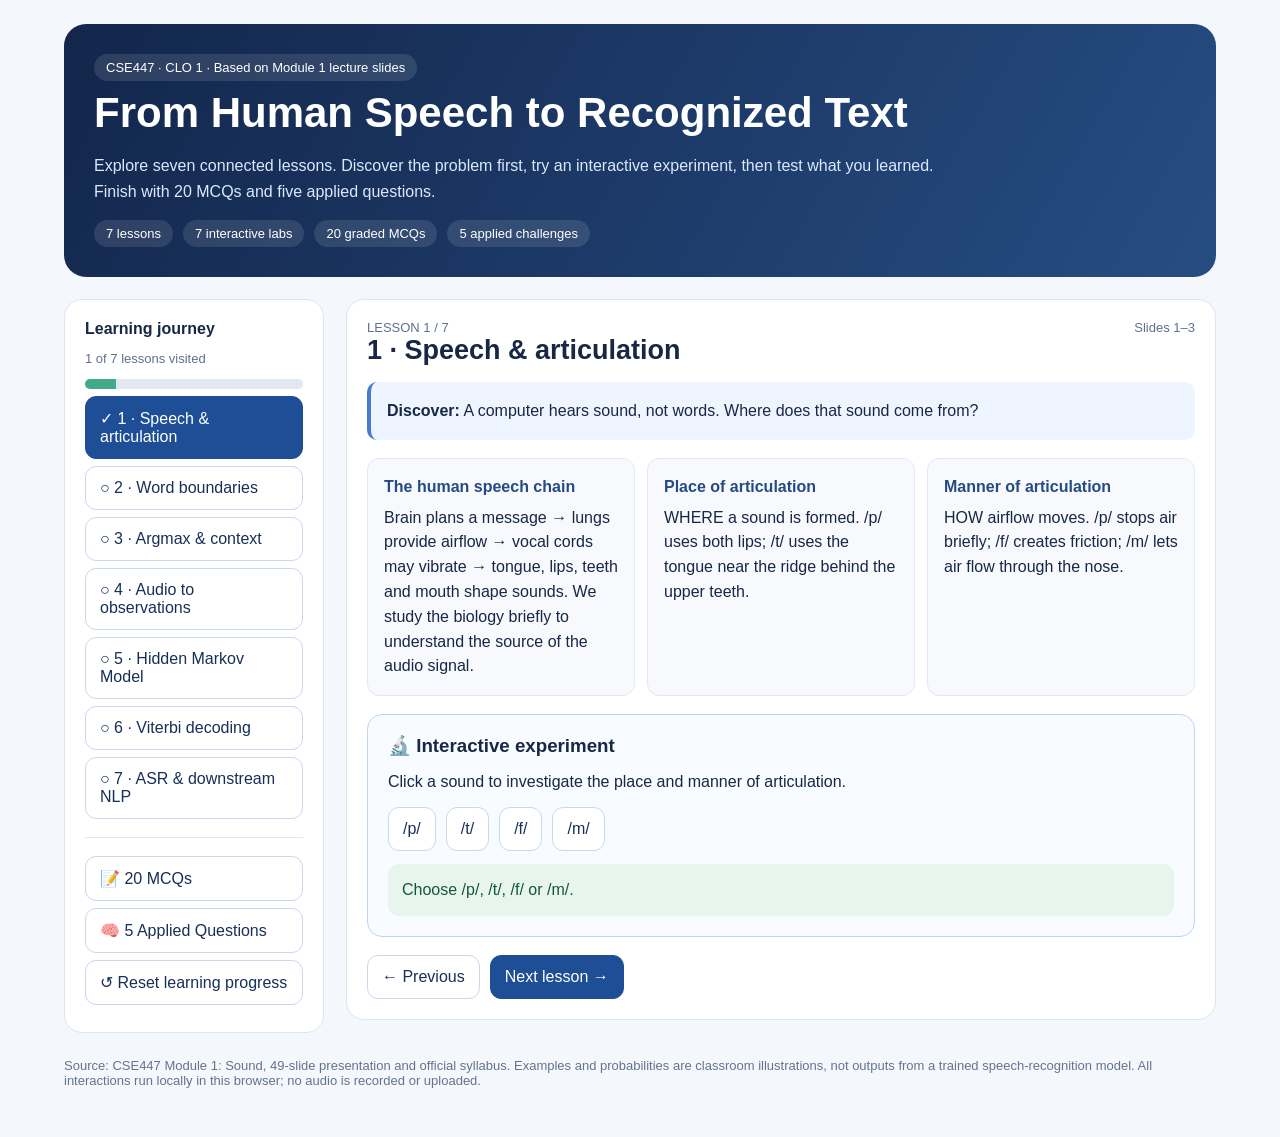
<file: Module-1/index.html>
<!doctype html><html lang="en"><head><meta charset="utf-8"><meta name="viewport" content="width=device-width,initial-scale=1"><title>CSE447 · Module 1 Interactive Learning</title><style>
:root{font-family:Inter,Segoe UI,Arial,sans-serif;color:#182744;background:#f4f7fc}*{box-sizing:border-box}body{margin:0}.shell{max-width:1200px;margin:auto;padding:24px}.hero{background:linear-gradient(120deg,#13264b,#264d83);color:white;border-radius:22px;padding:30px}.hero h1{font-size:clamp(26px,4vw,42px);margin:8px 0}.hero p{color:#dce8ff;max-width:850px;line-height:1.6}.tag{display:inline-block;background:#ffffff1c;padding:6px 12px;border-radius:30px;font-size:13px}.layout{display:grid;grid-template-columns:260px 1fr;gap:22px;margin-top:22px}.nav,.panel{background:white;border:1px solid #dce4f0;border-radius:18px;padding:20px}.nav{align-self:start;position:sticky;top:12px}.nav button{display:block;width:100%;text-align:left;margin:7px 0}.btn{border:1px solid #cbd8ec;background:white;border-radius:11px;padding:12px 14px;cursor:pointer;color:#173056;font:inherit}.btn:hover{background:#edf4ff}.btn.active,.primary{background:#1e4e96;color:white;border-color:#1e4e96}.btn:focus-visible,input:focus-visible,textarea:focus-visible{outline:3px solid #f1b64d;outline-offset:2px}.small{font-size:13px;color:#60718c}.muted{color:#5a6b82}.panel h2{margin:0 0 8px;font-size:27px}.lead{background:#eff5ff;border-left:4px solid #467bd1;padding:16px;border-radius:10px;line-height:1.6}.concepts{display:grid;grid-template-columns:repeat(auto-fit,minmax(230px,1fr));gap:12px;margin:18px 0}.concept{background:#f7f9fd;border:1px solid #e1e9f4;padding:16px;border-radius:12px;line-height:1.55}.concept b{display:block;margin-bottom:6px;color:#244b82}.lab{border:1px solid #bdd5f5;background:#f8fbff;border-radius:15px;padding:20px;margin-top:18px}.lab h3{margin:0 0 12px}.flex{display:flex;flex-wrap:wrap;gap:10px;align-items:center}.field{padding:12px;border:1px solid #b8c9e2;border-radius:10px;font:inherit;max-width:100%;width:130px}.wide{width:min(100%,430px)}.result{padding:14px;margin-top:13px;background:#e7f5ee;border-radius:11px;color:#15563e;min-height:40px;line-height:1.5}.diagram{display:flex;gap:8px;align-items:center;flex-wrap:wrap;margin:18px 0}.node{padding:12px;background:#e9f0fc;border:1px solid #b8cdec;border-radius:12px;font-weight:650}.arrow{color:#5478a9;font-weight:bold}.choice{display:block;margin:9px 0;padding:12px;border:1px solid #d9e3f0;border-radius:10px;cursor:pointer}.choice:hover{background:#f2f6ff}.choice input{margin-right:10px;accent-color:#1e4e96}.quiz-item{padding:18px 0;border-bottom:1px solid #e4eaf3}.quiz-item h3{font-size:16px;line-height:1.5}.feedback{margin:10px 0;font-size:14px;font-weight:600}.good{color:#087044}.bad{color:#ac3c39}.bar{height:10px;background:#e1e8f3;border-radius:12px;overflow:hidden}.fill{height:100%;background:#42a98b;transition:width .2s}.hide{display:none}.actions{display:flex;gap:10px;flex-wrap:wrap;margin-top:18px}.num{font-variant-numeric:tabular-nums}.foot{padding:25px 0;color:#63748d;font-size:13px}.answer{margin-top:12px;background:#e8f5ee;padding:14px;border-radius:10px}.wave{width:100%;height:110px;border-radius:12px;background:#eaf2ff}.levels{display:flex;gap:8px;align-items:end;height:120px;padding:14px;background:#edf4ff;border-radius:12px}.levels span{background:#477fbd;flex:1;border-radius:5px 5px 0 0;min-width:3px}.q-head{display:flex;justify-content:space-between;gap:10px;align-items:center;flex-wrap:wrap}@media(max-width:800px){.layout{grid-template-columns:1fr}.nav{position:static}.nav-grid{display:grid;grid-template-columns:repeat(2,1fr);gap:7px}.shell{padding:12px}.hero{padding:23px}.panel{padding:16px}}@media print{.nav,.actions,.hero .tag{display:none}.layout{display:block}.panel{border:0}.shell{max-width:none}}
</style></head><body><main class="shell"><header class="hero"><span class="tag">CSE447 · CLO 1 · Based on Module 1 lecture slides</span><h1>From Human Speech to Recognized Text</h1><p>Explore seven connected lessons. Discover the problem first, try an interactive experiment, then test what you learned. Finish with 20 MCQs and five applied questions.</p><div class="flex"><span class="tag">7 lessons</span><span class="tag">7 interactive labs</span><span class="tag">20 graded MCQs</span><span class="tag">5 applied challenges</span></div></header><div class="layout"><aside class="nav"><b>Learning journey</b><p class="small" id="progressLabel">0 of 7 lessons visited</p><div class="bar"><div class="fill" id="progressFill" style="width:0%"></div></div><div class="nav-grid" id="navigation"></div><hr style="border:0;border-top:1px solid #e1e8f3;margin:18px 0"><button class="btn" id="quizNav">📝 20 MCQs</button><button class="btn" id="appliedNav">🧠 5 Applied Questions</button><button class="btn" id="resetNav">↺ Reset learning progress</button></aside><div><section class="panel" id="lessonPanel"><div class="q-head"><span class="small" id="lessonCount"></span><span class="small" id="slideRef"></span></div><h2 id="lessonTitle"></h2><p class="lead" id="lessonWhy"></p><div class="concepts" id="concepts"></div><div class="lab"><h3>🔬 Interactive experiment</h3><div id="labContent"></div></div><div class="actions"><button class="btn" id="prev">← Previous</button><button class="btn primary" id="next">Next lesson →</button></div></section><section class="panel hide" id="quizPanel"><h2>20 MCQs · Knowledge check</h2><p class="muted">All questions from the Module 1 question bank. Choose one answer for each. Submit for a score and explanations.</p><p id="quizStatus" class="small"></p><div id="quizQuestions"></div><div class="actions"><button class="btn primary" id="gradeQuiz">Grade my answers</button><button class="btn" id="retryQuiz">Try again</button></div><div id="quizResult" aria-live="polite"></div></section><section class="panel hide" id="appliedPanel"><h2>5 Applied Questions</h2><p class="muted">Explain, calculate, evaluate and design. Write your own response before revealing a worked answer. These answers are not automatically graded.</p><div id="appliedQuestions"></div></section></div></div><footer class="foot">Source: CSE447 Module 1: Sound, 49-slide presentation and official syllabus. Examples and probabilities are classroom illustrations, not outputs from a trained speech-recognition model. All interactions run locally in this browser; no audio is recorded or uploaded.</footer></main><script>
const LESSONS=[{"title": "1 · Speech & articulation", "tag": "Biology · Place · Manner", "why": "A computer hears sound, not words. Where does that sound come from?", "concepts": [["The human speech chain", "Brain plans a message → lungs provide airflow → vocal cords may vibrate → tongue, lips, teeth and mouth shape sounds. We study the biology briefly to understand the source of the audio signal."], ["Place of articulation", "WHERE a sound is formed. /p/ uses both lips; /t/ uses the tongue near the ridge behind the upper teeth."], ["Manner of articulation", "HOW airflow moves. /p/ stops air briefly; /f/ creates friction; /m/ lets air flow through the nose."]], "lab": "articulation", "source": "Slides 1–3"}, {"title": "2 · Word boundaries", "tag": "Text · Continuous speech", "why": "Why is “I want ice cream” easier to separate on a page than in an audio recording?", "concepts": [["Written text", "Spaces are useful clues, but punctuation, contractions, numbers and symbols complicate segmentation. “Hello,world!” contains two words despite the missing space."], ["Spoken language", "Speech is mostly continuous. There are no visible spaces in a waveform."], ["Ambiguity", "“ice cream” and “I scream” can sound similar. Audio evidence and surrounding language help decide which words were spoken."]], "lab": "boundary", "source": "Slides 4–5, 16–17"}, {"title": "3 · Argmax & context", "tag": "Scores · Sequential information", "why": "When a model has several plausible words, which one should it choose?", "concepts": [["Maximum versus argmax", "Maximum gives the highest score. Argmax gives the option associated with that score. Argmax is an operation, not a model."], ["Context matters", "“I parked my ___” favors car; “I lost my credit ___” favors card. Language is sequential, not a collection of isolated sounds."], ["Decision caution", "Choosing the best label at each time step independently is not always the best complete sequence."]], "lab": "argmax", "source": "Slides 6–8, 18–19, 34"}, {"title": "4 · Audio to observations", "tag": "Microphone · Features", "why": "How can a waveform become numerical evidence a model can use?", "concepts": [["Digital audio", "A microphone captures speech. Digital audio is represented as numerical samples, not written letters."], ["Feature extraction", "Software divides audio into short frames and calculates useful numerical features, such as frequency-related information."], ["Observations", "An observation is a feature vector extracted from an audio frame. A number such as 0.7 is not automatically a sound like /k/."]], "lab": "audio", "source": "Slides 24–26, 32"}, {"title": "5 · Hidden Markov Model", "tag": "States · Training · Probabilities", "why": "We observe audio features. How do we infer the hidden speech states behind them?", "concepts": [["Hidden states", "A simplified model of “cat” may use /k/ → /æ/ → /t/. The states are inferred, not directly visible."], ["Train before recognizing", "During training, the model learns statistical patterns from many speech examples. Recognition uses the trained model on new audio."], ["Emission probability", "P(O₁ | S₁) asks how well an observation matches a state. Slide example: /k/ has emission 0.9."], ["Transition probability", "P(S₂ | S₁) asks which state is likely next. Slide example: /k/ → /æ/ has transition 0.8."]], "lab": "hmm", "source": "Slides 9–14, 27–36"}, {"title": "6 · Viterbi decoding", "tag": "Calculate · Compare · Keep best", "why": "There may be many possible state sequences. How can we find the strongest complete path?", "concepts": [["The Viterbi idea", "Dynamic programming keeps the best partial path reaching each state, avoiding repeated evaluation of every full path."], ["Classroom score update", "New path score = previous path score × transition probability × emission probability."], ["Important distinction", "HMM describes probabilities; Viterbi searches for the best hidden-state sequence; argmax selects the highest-scoring option."]], "lab": "viterbi", "source": "Slides 37–40"}, {"title": "7 · ASR & downstream NLP", "tag": "Complete pipeline · Errors", "why": "Once speech becomes text, what can the rest of an NLP system do?", "concepts": [["Classical ASR journey", "Speech → microphone/digital audio → feature extraction → observations → trained HMM → Viterbi → recognized text."], ["ASR versus understanding", "ASR answers “What was said?” NLP can interpret intent or sentiment. “Turn off the lights” is text recognition first, understanding second."], ["Error propagation", "“The service was not good” becoming “The service was good” can reverse downstream sentiment."], ["Modern systems", "HMM/Viterbi illustrate classical ASR; modern ASR commonly uses neural networks and Transformer-related architectures."]], "lab": "pipeline", "source": "Slides 20–23, 41–47"}], MCQS=[["What is the main goal of Automatic Speech Recognition (ASR)?", ["Convert text into images", "Convert speech into text", "Translate programming languages", "Detect computer viruses"], 1], ["Which human organ provides the airflow needed for speech production?", ["Eyes", "Ears", "Lungs", "Hands"], 2], ["What does the place of articulation describe?", ["Where a speech sound is produced", "How long a sentence is", "How words are stored", "How speech is translated"], 0], ["What does the manner of articulation describe?", ["The meaning of a word", "The number of words", "The speaker’s language", "How airflow is controlled during sound production"], 3], ["What is the main purpose of Word Boundary Detection?", ["Identify sentence meaning", "Identify where words begin and end", "Calculate model accuracy", "Translate speech"], 1], ["Why is Word Boundary Detection difficult in continuous speech?", ["Speech contains clear spaces", "Every word has the same length", "Word boundaries are not explicitly marked in the audio signal", "Computers cannot record audio"], 2], ["Which example illustrates ambiguity in word boundaries?", ["Ice cream / I scream", "Cat / Dog", "CPU / RAM", "Python / Java"], 0], ["What does Argmax return?", ["The lowest probability", "The sum of probabilities", "The average probability", "The option associated with the highest value"], 3], ["Given P(cat) = 0.10, P(car) = 0.75, and P(card) = 0.15, what is the Argmax result?", ["cat", "car", "card", "0.75"], 1], ["What is the difference between Maximum and Argmax?", ["Both return the smallest value", "Maximum returns a word and Argmax returns its length", "Maximum returns the highest value, while Argmax identifies its option", "They are two speech recognition models"], 2], ["Why is context important in speech recognition?", ["It helps determine the most likely interpretation of a sound or word", "It removes the need for audio", "It guarantees perfect recognition", "It replaces all statistical models"], 0], ["What does HMM stand for?", ["Human Memory Machine", "Hidden Markov Model", "Hybrid Machine Method", "High-level Mathematical Model"], 1], ["In an HMM for speech recognition, what are observations?", ["The speaker’s name", "Hidden words", "Audio features extracted from the speech signal", "Computer instructions"], 2], ["What does an HMM hidden state represent in a simplified speech model?", ["A possible underlying speech state that is not directly observed", "A keyboard key", "A visible audio waveform", "A final text document"], 0], ["What does the emission probability P(O₁ | S₁) describe?", ["The probability of changing to another state", "The number of observations", "The probability of a sentence", "The likelihood of observation O₁ given state S₁"], 3], ["What does the transition probability P(S₂ | S₁) describe?", ["The probability of recording sound", "The probability of moving from state S₁ to state S₂", "The probability of translating a word", "The probability of selecting a microphone"], 1], ["What is the main purpose of the Viterbi Algorithm?", ["Identify the best hidden-state sequence", "Record audio", "Produce speech sounds", "Detect punctuation"], 0], ["In a simplified Viterbi calculation, how is a candidate path score updated?", ["Previous score + word length", "Observation + microphone frequency", "Previous score × transition probability × emission probability", "Number of states ÷ number of words"], 2], ["Which sequence best represents the simplified classical ASR pipeline?", ["Text → Image → Audio", "Speech → Digital Audio → Feature Extraction → HMM/Viterbi → Text", "Text → HMM → Microphone", "Audio → Translation → Camera"], 1], ["What is the main difference between ASR and language understanding?", ["ASR understands every sentence completely", "Language understanding only records sound", "Both perform exactly the same task", "ASR recognizes spoken words, while language understanding interprets their meaning"], 3]], APPLIED=[["Analyze", "A recording could be “ice cream” or “I scream.” Explain why segmentation is difficult and suggest two clues.", "Continuous speech lacks explicit boundaries; acoustic evidence and surrounding context help."], ["Apply", "A model gives cat 0.05, car 0.85, card 0.10. State maximum and argmax.", "Maximum = 0.85; argmax = car."], ["Calculate", "An HMM path has emission values 0.9, 0.8, 0.7 and transitions 0.8, 0.7. Assuming initial state probability 1, calculate the simplified path product.", "0.9 × 0.8 × 0.8 × 0.7 × 0.7 = 0.28224."], ["Evaluate", "ASR outputs “The service was good” although the speaker said “The service was not good.” Explain the downstream risk.", "Dropping not changes meaning and may reverse sentiment; downstream NLP inherits ASR errors."], ["Create", "Design a classical speech-to-sentiment pipeline. Identify the roles of microphone, features, HMM, Viterbi, ASR output and sentiment model.", "Speech → digital audio → features/observations → trained HMM + Viterbi → recognized text → sentiment classifier."]];
let current=0, visited=new Set(), answers={}, activeTab='lesson';
const $=id=>document.getElementById(id), escapeHtml=s=>String(s).replace(/[&<>"']/g,c=>({'&':'&amp;','<':'&lt;','>':'&gt;','"':'&quot;',"'":'&#39;'}[c]));
function show(tab){activeTab=tab;['lesson','quiz','applied'].forEach(n=>$(n+'Panel').classList.toggle('hide',n!==tab));window.scrollTo({top:0,behavior:'smooth'});renderNav()}
function renderNav(){const n=$('navigation');n.innerHTML='';LESSONS.forEach((l,i)=>{const b=document.createElement('button');b.className='btn'+(activeTab==='lesson'&&current===i?' active':'');b.textContent=(visited.has(i)?'✓ ':'○ ')+l.title;b.addEventListener('click',()=>loadLesson(i));n.append(b)});$('progressLabel').textContent=visited.size+' of 7 lessons visited';$('progressFill').style.width=(visited.size/7*100)+'%'}
function loadLesson(i){current=Math.max(0,Math.min(LESSONS.length-1,i));visited.add(current);const l=LESSONS[current];$('lessonCount').textContent='LESSON '+(current+1)+' / '+LESSONS.length;$('slideRef').textContent=l.source;$('lessonTitle').textContent=l.title;$('lessonWhy').innerHTML='<b>Discover:</b> '+escapeHtml(l.why);$('concepts').innerHTML=l.concepts.map(c=>'<div class="concept"><b>'+escapeHtml(c[0])+'</b>'+escapeHtml(c[1])+'</div>').join('');$('prev').disabled=current===0;$('next').textContent=current===6?'Go to 20 MCQs →':'Next lesson →';renderLab(l.lab);show('lesson')}
function putResult(msg){$('labResult').innerHTML=msg}
function renderLab(kind){let s='';if(kind==='articulation')s='<p>Click a sound to investigate the place and manner of articulation.</p><div class="flex" id="soundButtons"></div><div class="result" id="labResult">Choose /p/, /t/, /f/ or /m/.</div>';
if(kind==='boundary')s='<p>Try separating written text into words, or explore an ambiguous spoken phrase.</p><div class="flex"><input class="field wide" id="boundaryInput" value="Hello,world!" aria-label="Text to segment"><button class="btn primary" id="segmentBtn">Segment text</button></div><div class="flex" style="margin-top:12px"><button class="btn" id="iceBtn">ice cream</button><button class="btn" id="screamBtn">I scream</button></div><div class="result" id="labResult">Text segmentation and speech ambiguity are different challenges.</div>';
if(kind==='argmax')s='<p>Change the candidate scores. The highest-scoring label wins.</p><div id="scoreFields" class="flex"></div><div class="actions"><button class="btn primary" id="argBtn">Calculate maximum & argmax</button><button class="btn" id="contextBtn">Try context: credit ___</button></div><div class="result" id="labResult">Enter three scores from 0 to 1.</div>';
if(kind==='audio')s='<p>A waveform contains numerical samples, not letters. Choose a stage to reveal what it represents.</p><div class="flex" id="audioStages"></div><div class="result" id="labResult">Choose a stage.</div><svg class="wave" viewBox="0 0 640 110" role="img" aria-label="Illustrative speech waveform"><path id="wavePath" fill="none" stroke="#3572bc" stroke-width="2"/></svg>';
if(kind==='hmm')s='<p>Explore the simplified slide example: /k/ → /æ/ → /t/ for “cat”.</p><div class="diagram"><span class="node">/k/ · O₁: 0.9</span><span class="arrow">→ 0.8 →</span><span class="node">/æ/ · O₂: 0.8</span><span class="arrow">→ 0.7 →</span><span class="node">/t/ · O₃: 0.7</span></div><div class="flex"><button class="btn" id="emissionBtn">What is emission?</button><button class="btn" id="transitionBtn">What is transition?</button><button class="btn primary" id="hmmCalcBtn">Calculate path product</button></div><div class="result" id="labResult">Assume initial state probability = 1 for this exercise.</div>';
if(kind==='viterbi')s='<p>Two paths compete to reach the same next state. Change their scores to find the best partial path.</p><div id="viterbiInputs" class="flex"></div><button class="btn primary" id="viterbiBtn" style="margin-top:12px">Calculate · Compare · Keep best</button><div class="result" id="labResult">Score = previous × transition × emission.</div>';
if(kind==='pipeline')s='<p>Explore the complete classical speech-to-NLP journey.</p><div class="diagram" id="pipeNodes"></div><div class="flex"><button class="btn" id="positiveBtn">Correct: “not good”</button><button class="btn" id="negativeBtn">ASR error: “good”</button></div><div class="result" id="labResult">Click any pipeline stage to reveal its role, or test the impact of a recognition error.</div>';
$('labContent').innerHTML=s;
if(kind==='articulation'){const data={'/p/':'Place: both lips (bilabial). Manner: stop — airflow is briefly blocked.','/t/':'Place: tongue near the ridge behind upper teeth (alveolar). Manner: stop.','/f/':'Place: lower lip and upper teeth (labiodental). Manner: fricative — airflow creates friction.','/m/':'Place: both lips (bilabial). Manner: nasal — air passes through the nose.'};Object.entries(data).forEach(([sound,desc])=>{const b=document.createElement('button');b.className='btn';b.textContent=sound;b.onclick=()=>putResult('<b>'+sound+'</b> · '+desc);$('soundButtons').append(b)})}
if(kind==='boundary'){$('segmentBtn').onclick=()=>{const str=$('boundaryInput').value.trim();if(!str){putResult('Please enter text.');return}const tokens=str.match(/[A-Za-z]+(?:[’'][A-Za-z]+)?|\d+|[^\s\w]/g)||[];putResult('<b>Illustrative tokens:</b> '+tokens.map(escapeHtml).join(' | '))};$('iceBtn').onclick=()=>putResult('<b>ice | cream</b> — two words describing a dessert.');$('screamBtn').onclick=()=>putResult('<b>I | scream</b> — two words describing an action. Context helps disambiguate similar audio.')}
if(kind==='argmax'){[['cat',.05],['car',.85],['card',.10]].forEach(([n,v])=>$('scoreFields').insertAdjacentHTML('beforeend','<label>'+n+' <input class="field" type="number" id="s_'+n+'" min="0" max="1" step="0.01" value="'+v+'"></label>'));$('argBtn').onclick=()=>{let vals=['cat','car','card'].map(n=>[n,Number($('s_'+n).value)]);if(vals.some(([n,v])=>!Number.isFinite(v)||v<0||v>1||$('s_'+n).value==='')){putResult('Enter valid scores between 0 and 1.');return}let max=Math.max(...vals.map(x=>x[1])),w=vals.filter(x=>x[1]===max).map(x=>x[0]);putResult('<b>Maximum:</b> '+max.toFixed(2)+' · <b>Argmax:</b> '+w.join(' / ')+(w.length>1?' (tie)':''))};$('contextBtn').onclick=()=>{['cat','car','card'].forEach((n,i)=>$('s_'+n).value=[.03,.12,.85][i]);$('argBtn').click();putResult($('labResult').innerHTML+'<br>Context: “I lost my credit ___” favors <b>card</b>. These are illustrative scores.')};$('argBtn').click()}
if(kind==='audio'){let stages=[['Microphone','Captures a sound wave.'],['Samples','Digital recording stores many numerical amplitude samples.'],['Frames','Audio is divided into short time windows.'],['Features','Each frame becomes a numerical feature vector (an observation).'],['HMM','The trained model evaluates possible hidden speech states.']];stages.forEach(([name,desc])=>{let b=document.createElement('button');b.className='btn';b.textContent=name;b.onclick=()=>putResult('<b>'+name+':</b> '+desc);$('audioStages').append(b)});let d='';for(let x=0;x<640;x+=3){let amp=(12+30*Math.abs(Math.sin(x/87)))*Math.sin(x*.21)*Math.sin(x*.06);d+=(x===0?'M':'L')+x+' '+(55+amp).toFixed(1)+' '}$('wavePath').setAttribute('d',d)}
if(kind==='hmm'){$('emissionBtn').onclick=()=>putResult('<b>Emission:</b> P(O₁ | /k/) = 0.9 asks how likely the observed audio feature is given the hidden state /k/.');$('transitionBtn').onclick=()=>putResult('<b>Transition:</b> P(/æ/ | /k/) = 0.8 asks how likely /æ/ is to follow /k/.');$('hmmCalcBtn').onclick=()=>putResult('<b>Path product:</b> 0.9 × 0.8 × 0.8 × 0.7 × 0.7 = <b>0.28224</b>. This is an illustrative simplified calculation assuming initial probability 1.')}
if(kind==='viterbi'){[['A',.8,.7,.9],['B',.6,.5,.9]].forEach(row=>{let wrap=document.createElement('div');wrap.className='concept';wrap.innerHTML='<b>Path '+row[0]+'</b>'+['Previous','Transition','Emission'].map((n,i)=>'<label class="small">'+n+' <input class="field" type="number" min="0" max="1" step="0.01" id="v'+row[0]+i+'" value="'+row[i+1]+'"></label>').join(' ');$('viterbiInputs').append(wrap)});$('viterbiBtn').onclick=()=>{let paths=['A','B'].map(k=>{let vals=[0,1,2].map(i=>Number($('v'+k+i).value));if(vals.some((v,i)=>!Number.isFinite(v)||v<0||v>1||$('v'+k+i).value===''))return null;return [k,vals.reduce((a,b)=>a*b,1)]});if(paths.some(x=>!x)){putResult('Use valid probabilities between 0 and 1.');return}const [a,b]=paths;putResult('Path A = <b>'+a[1].toFixed(5)+'</b>; Path B = <b>'+b[1].toFixed(5)+'</b>.<br>Keep '+(a[1]===b[1]?'either tied path':a[1]>b[1]?'<b>Path A</b>':'<b>Path B</b>')+' for this state at this step.')}}
if(kind==='pipeline'){const stages=[['Speech','A person speaks.'],['Microphone','Sound is captured and digitized.'],['Features','Audio becomes observation vectors.'],['HMM','A trained probabilistic model scores possible hidden states.'],['Viterbi','Finds the strongest state sequence.'],['Text','ASR outputs recognized words.'],['NLP','Processes the recognized text for meaning, sentiment or intent.']];stages.forEach(([name,desc],i)=>{let b=document.createElement('button');b.className='btn';b.textContent=name;b.onclick=()=>putResult('<b>'+name+':</b> '+desc);$('pipeNodes').append(b);if(i<stages.length-1){let span=document.createElement('span');span.className='arrow';span.textContent='→';$('pipeNodes').append(span)}});$('positiveBtn').onclick=()=>putResult('<b>Actual speech:</b> “The service was not good.”<br><b>Correct ASR:</b> “The service was not good.”<br><b>Downstream sentiment:</b> Negative.');$('negativeBtn').onclick=()=>putResult('<b>Actual speech:</b> “The service was not good.”<br><b>Incorrect ASR:</b> “The service was good.”<br><b>Downstream risk:</b> Sentiment may incorrectly become Positive.')}}
function renderQuiz(){$('quizQuestions').innerHTML='';MCQS.forEach((q,i)=>{let wrap=document.createElement('div');wrap.className='quiz-item';let title=document.createElement('h3');title.textContent=(i+1)+'. '+q[0];wrap.append(title);q[1].forEach((opt,j)=>{let label=document.createElement('label');label.className='choice';let radio=document.createElement('input');radio.type='radio';radio.name='q'+i;radio.value=j;radio.checked=answers[i]===j;radio.onchange=()=>{answers[i]=j;$('quizStatus').textContent=Object.keys(answers).length+' / 20 answered'};label.append(radio,document.createTextNode(String.fromCharCode(65+j)+'. '+opt));wrap.append(label)});let fb=document.createElement('div');fb.className='feedback';fb.id='feedback'+i;wrap.append(fb);$('quizQuestions').append(wrap)});$('quizStatus').textContent=Object.keys(answers).length+' / 20 answered';$('quizResult').textContent=''}
function renderApplied(){$('appliedQuestions').innerHTML='';APPLIED.forEach((q,i)=>{let d=document.createElement('div');d.className='quiz-item';let h=document.createElement('h3');h.textContent=(i+1)+'. '+q[0]+' — '+q[1];let t=document.createElement('textarea');t.className='field wide';t.style.width='100%';t.style.minHeight='110px';t.placeholder='Write your answer here before revealing the worked answer…';let b=document.createElement('button');b.className='btn';b.textContent='Reveal worked answer';let a=document.createElement('div');a.className='answer hide';a.textContent=q[2];b.onclick=()=>{a.classList.toggle('hide');b.textContent=a.classList.contains('hide')?'Reveal worked answer':'Hide worked answer'};d.append(h,t,b,a);$('appliedQuestions').append(d)})}
$('prev').onclick=()=>loadLesson(current-1);$('next').onclick=()=>current===6?show('quiz'):loadLesson(current+1);$('quizNav').onclick=()=>show('quiz');$('appliedNav').onclick=()=>show('applied');$('resetNav').onclick=()=>{visited=new Set();answers={};renderQuiz();loadLesson(0)};$('gradeQuiz').onclick=()=>{let score=0;MCQS.forEach((q,i)=>{const ok=answers[i]===q[2];if(ok)score++;let fb=$('feedback'+i);fb.className='feedback '+(ok?'good':'bad');fb.textContent=ok?'✓ Correct':'✗ Correct answer: '+String.fromCharCode(65+q[2])+' — '+q[1][q[2]]});$('quizResult').innerHTML='<div class="result" role="status"><b>Score: '+score+' / 20 ('+Math.round(score/20*100)+'%)</b><br>'+ (Object.keys(answers).length<20?'Some questions were left unanswered. ':'')+'Review the feedback under each question.</div>'};$('retryQuiz').onclick=()=>{answers={};renderQuiz()};renderQuiz();renderApplied();loadLesson(0);
</script></body></html>
</file>
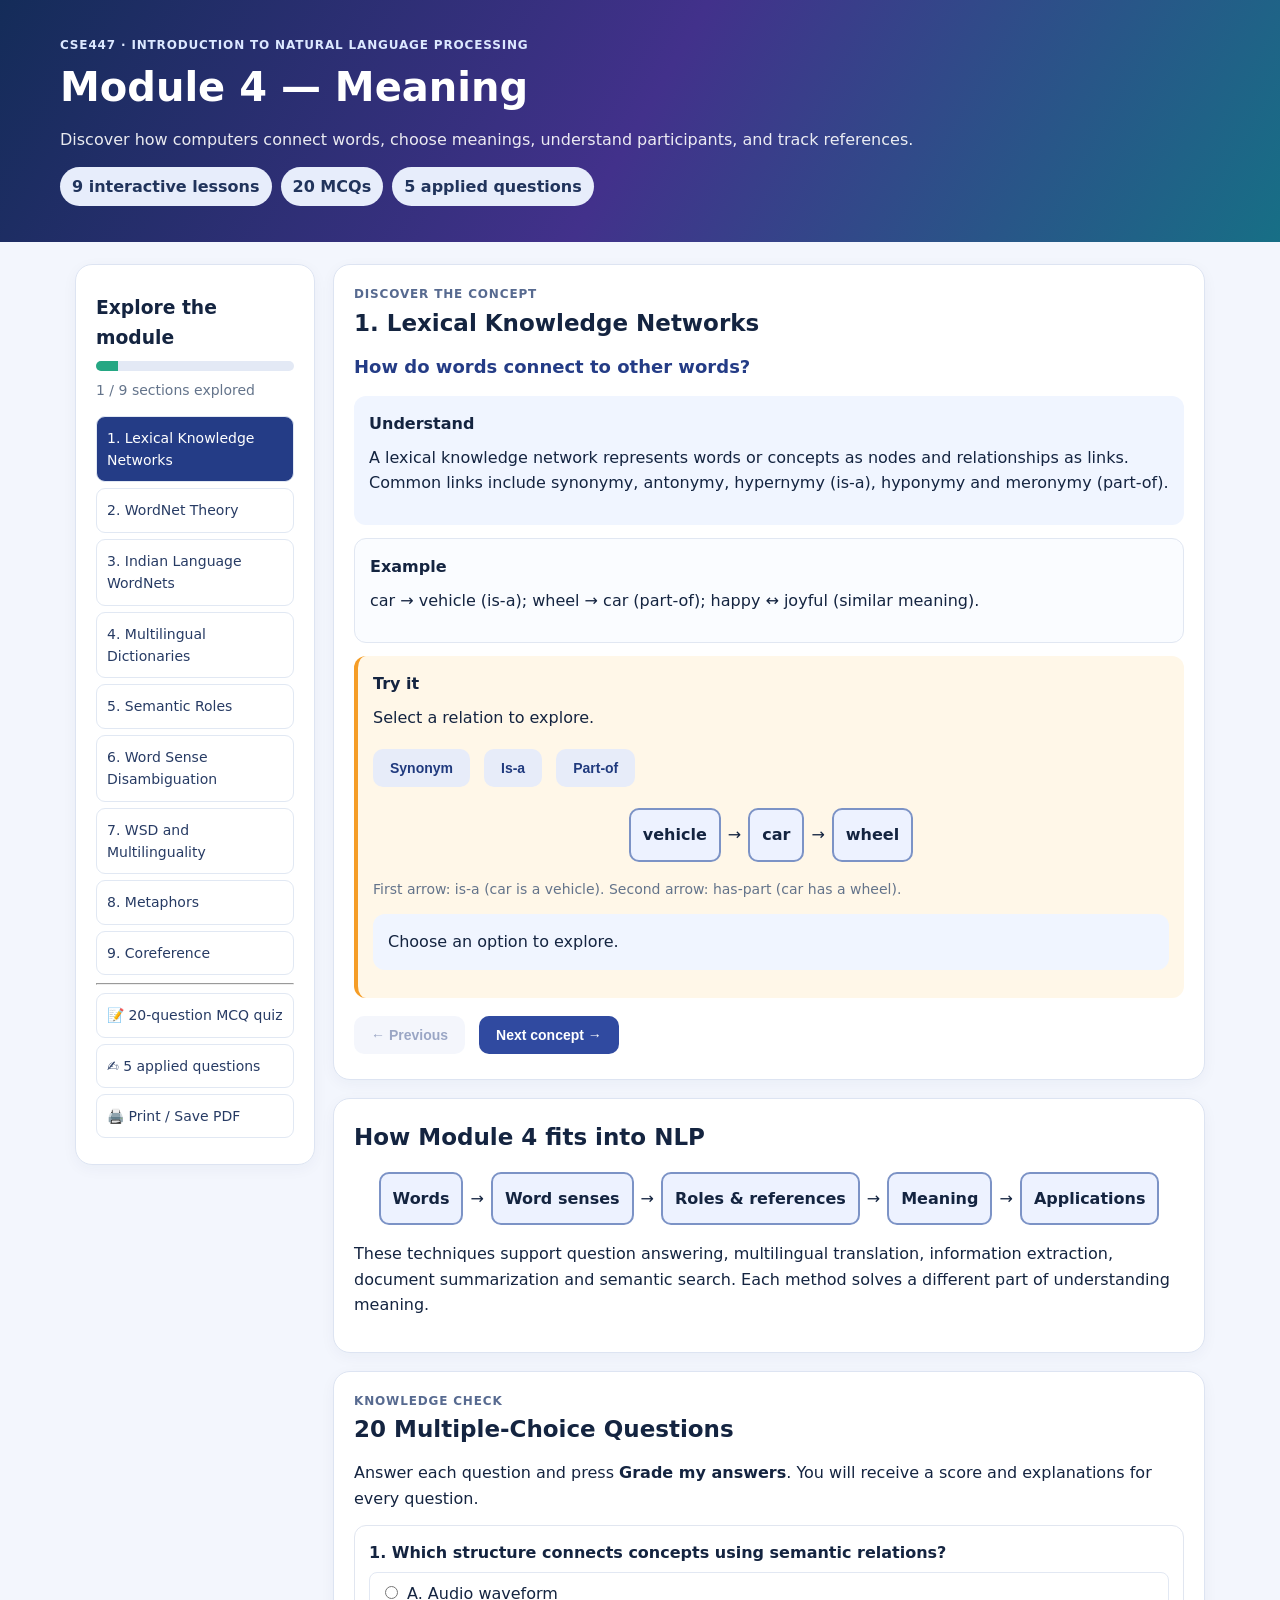
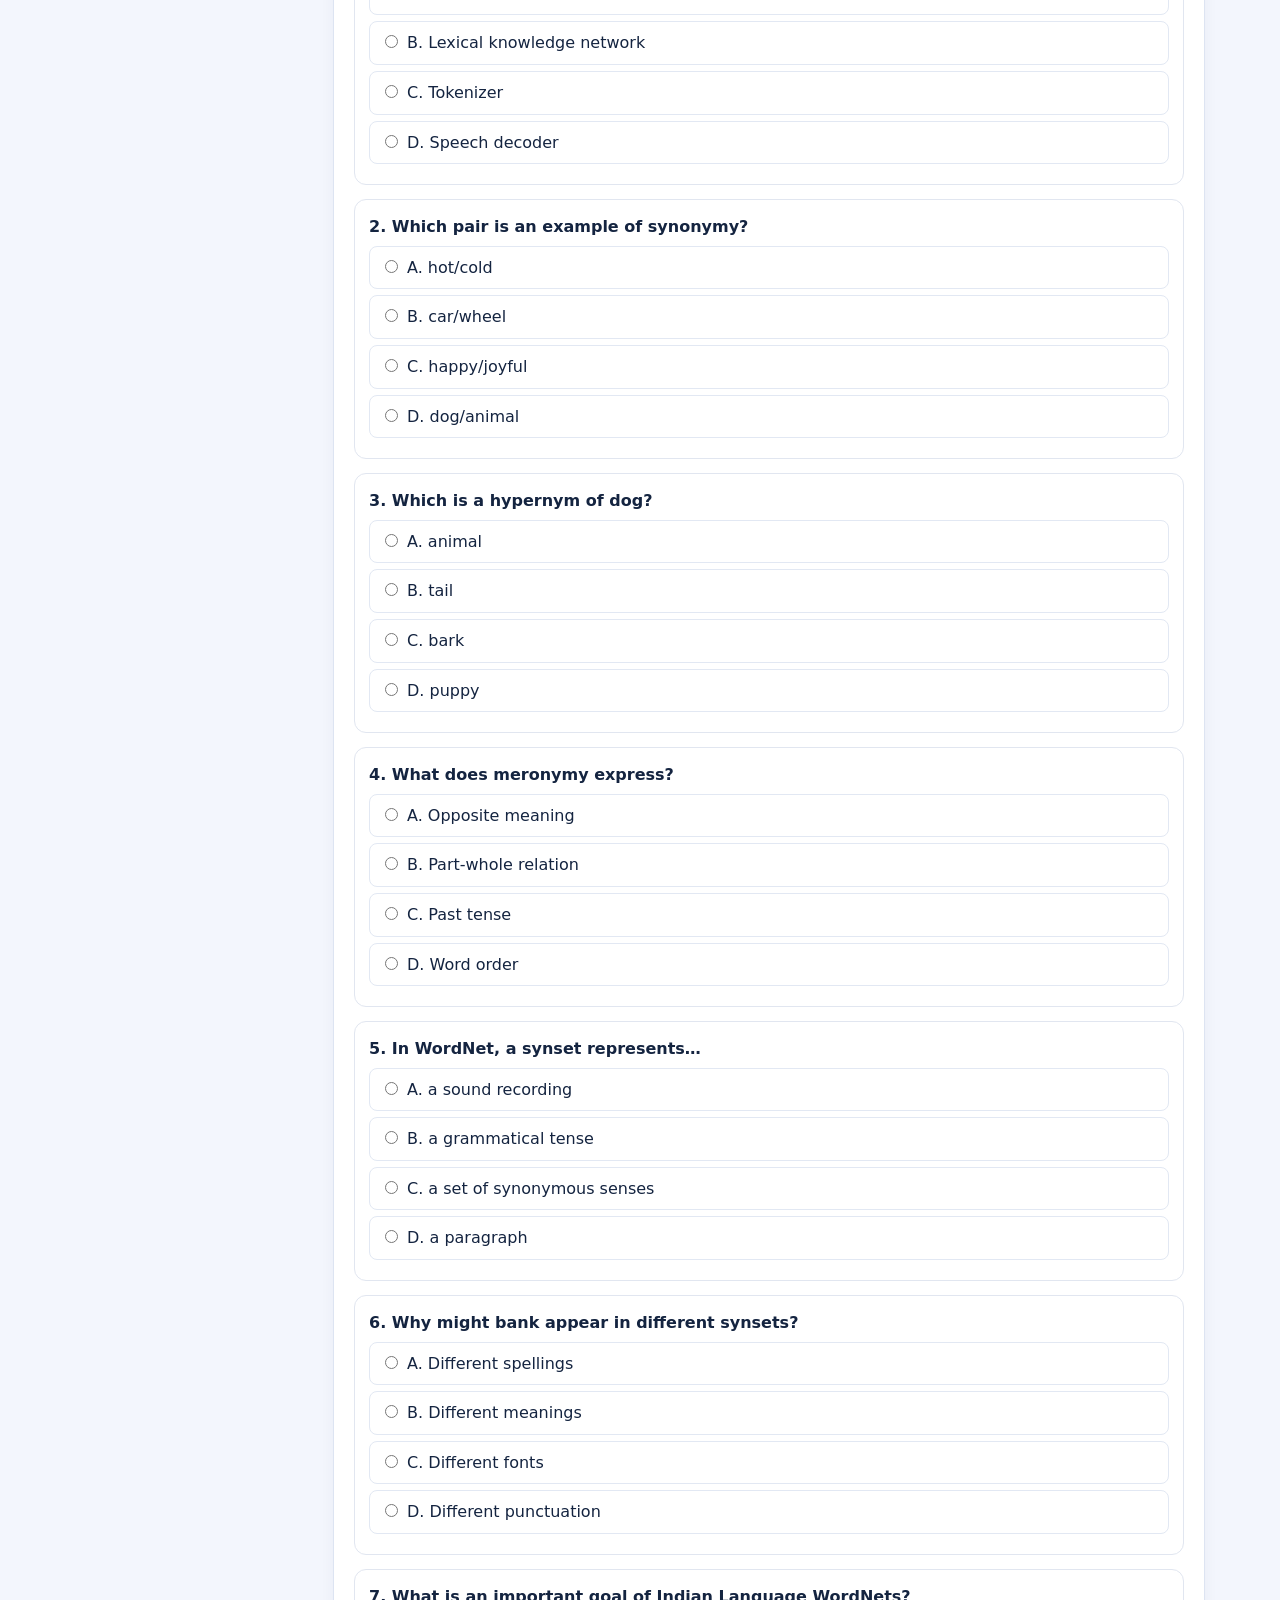
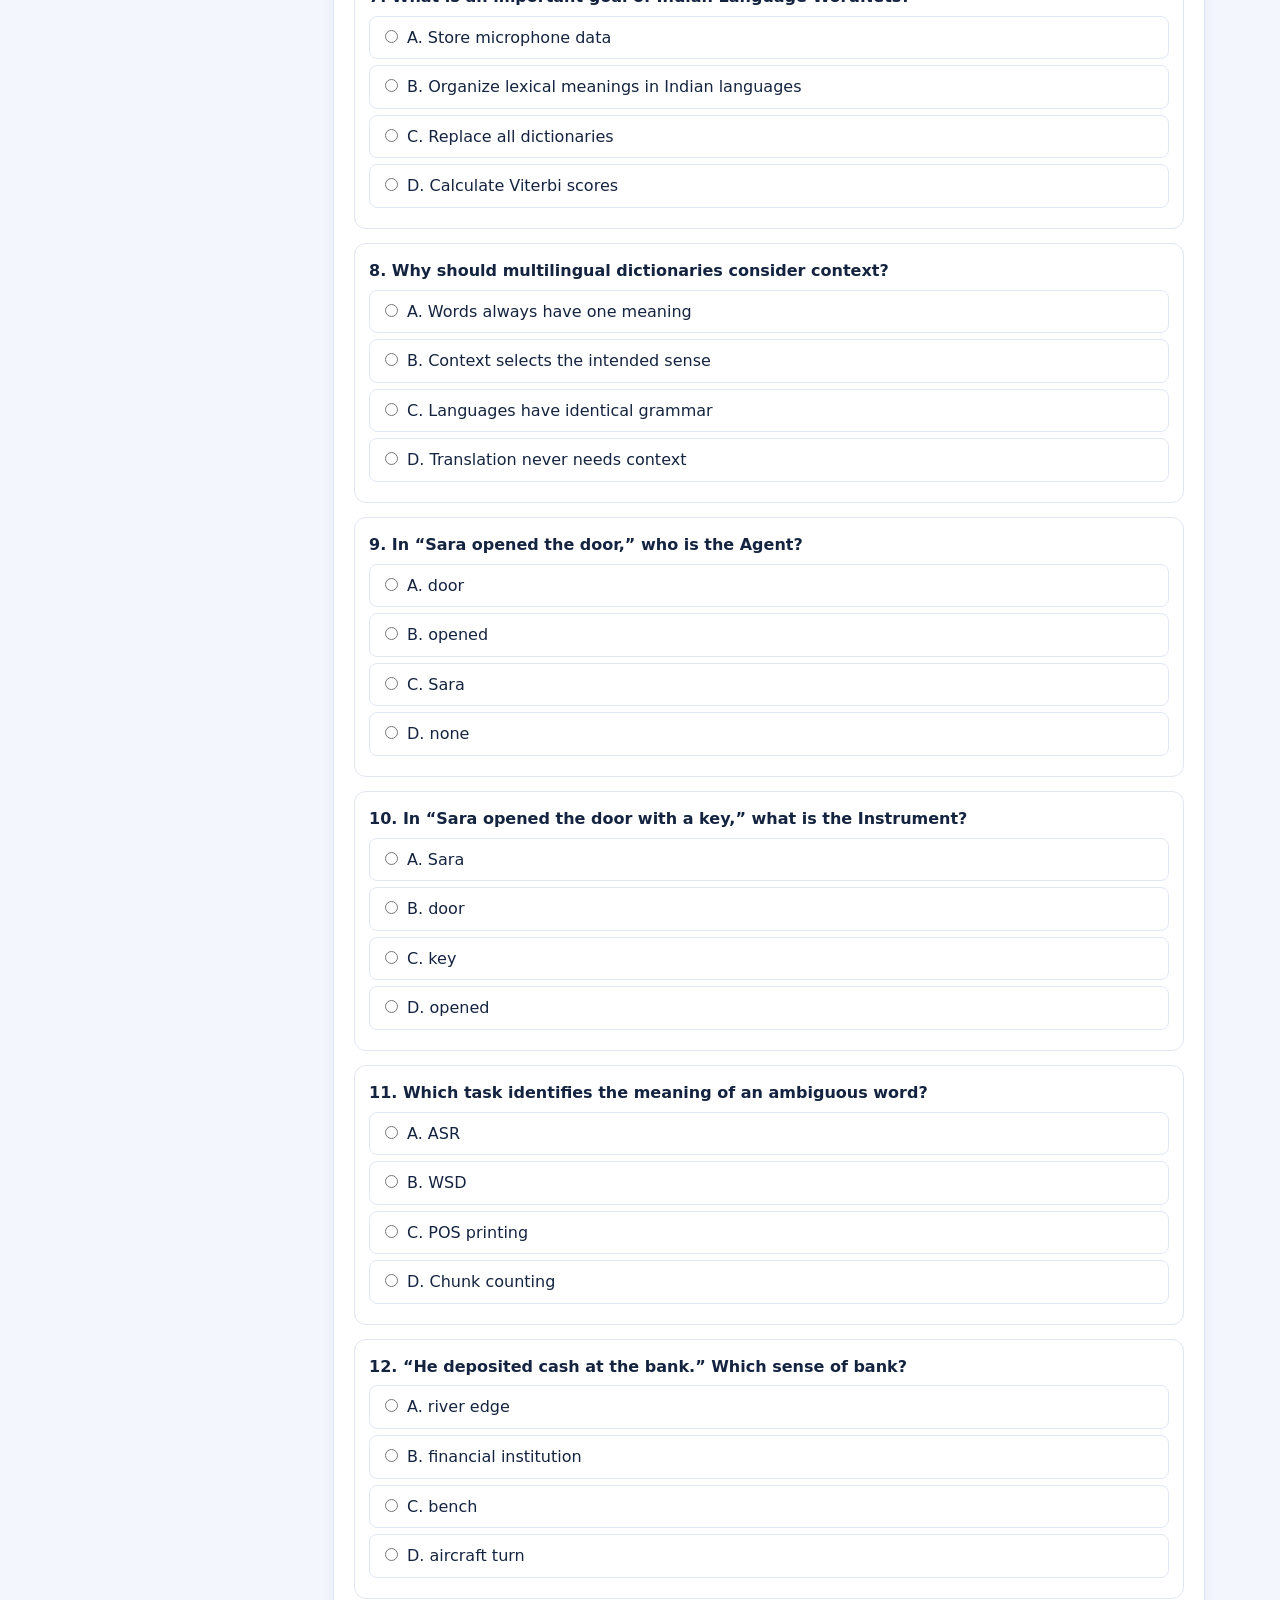
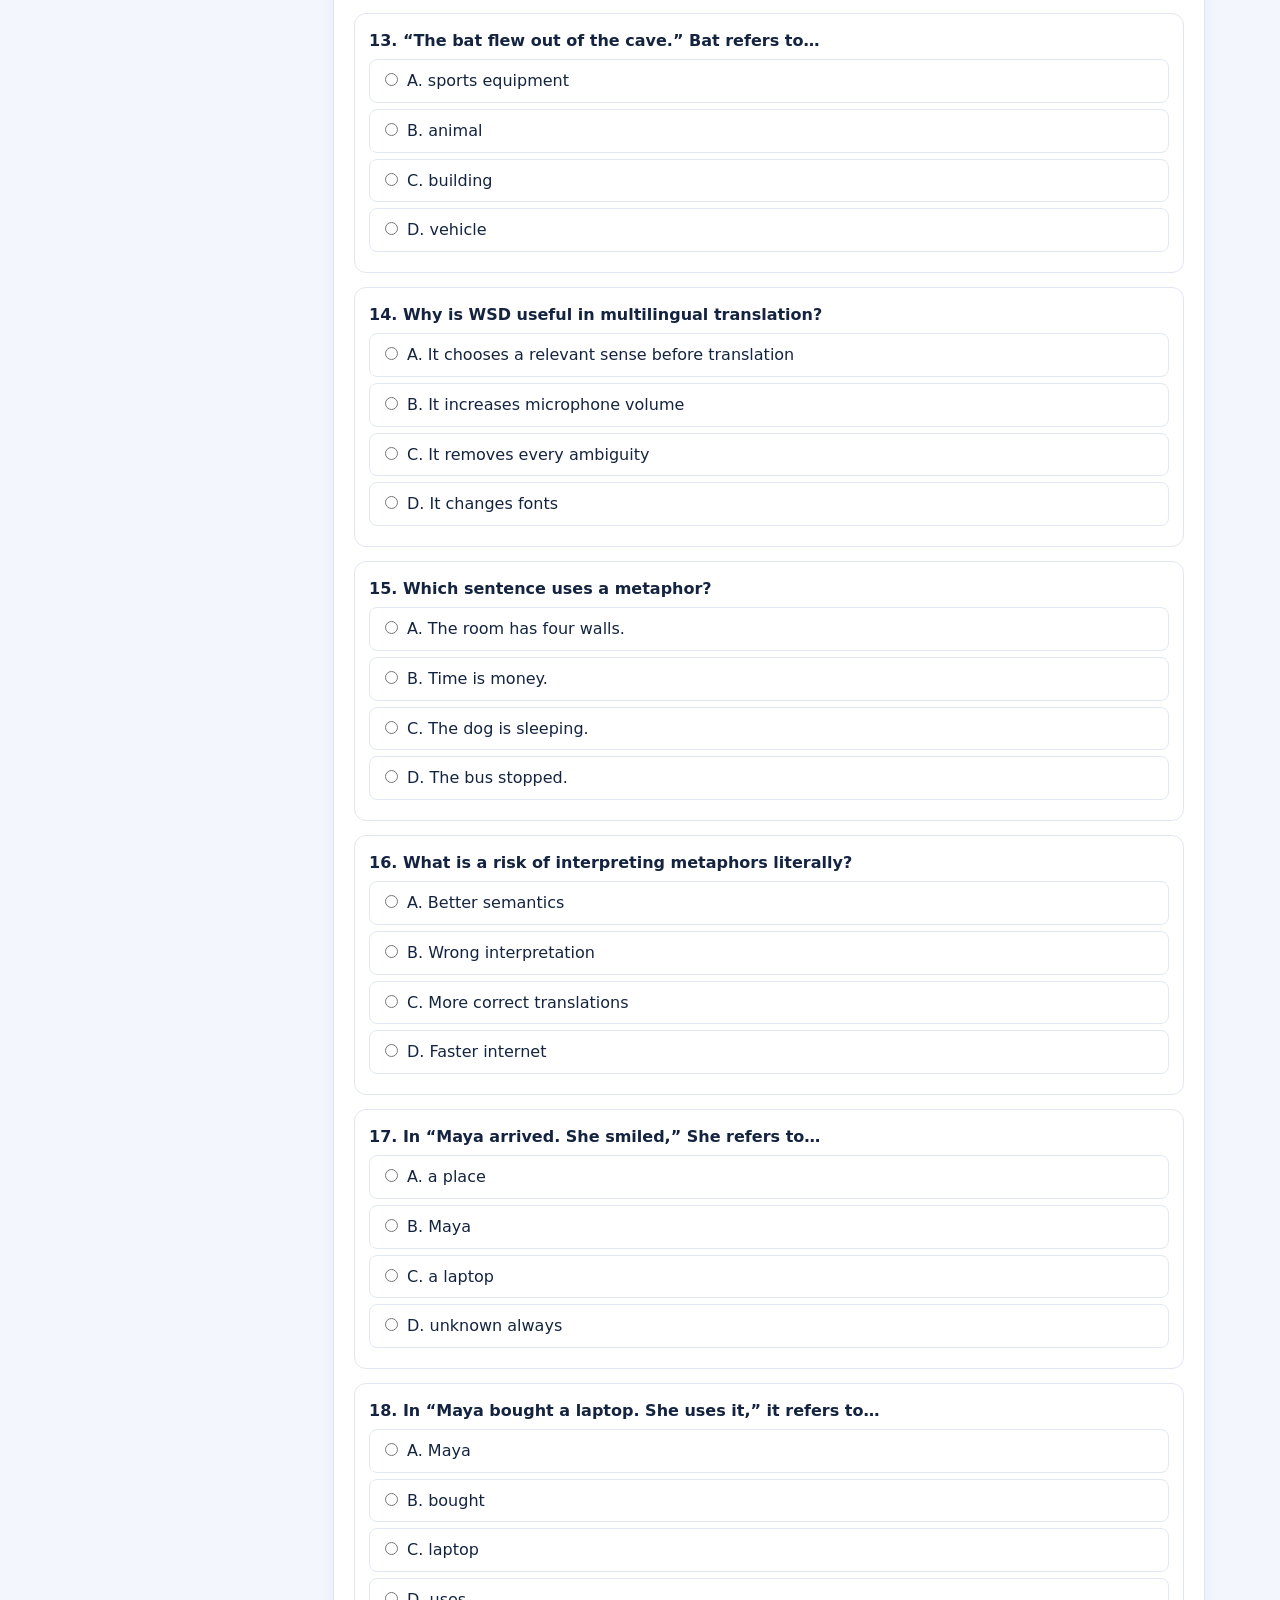
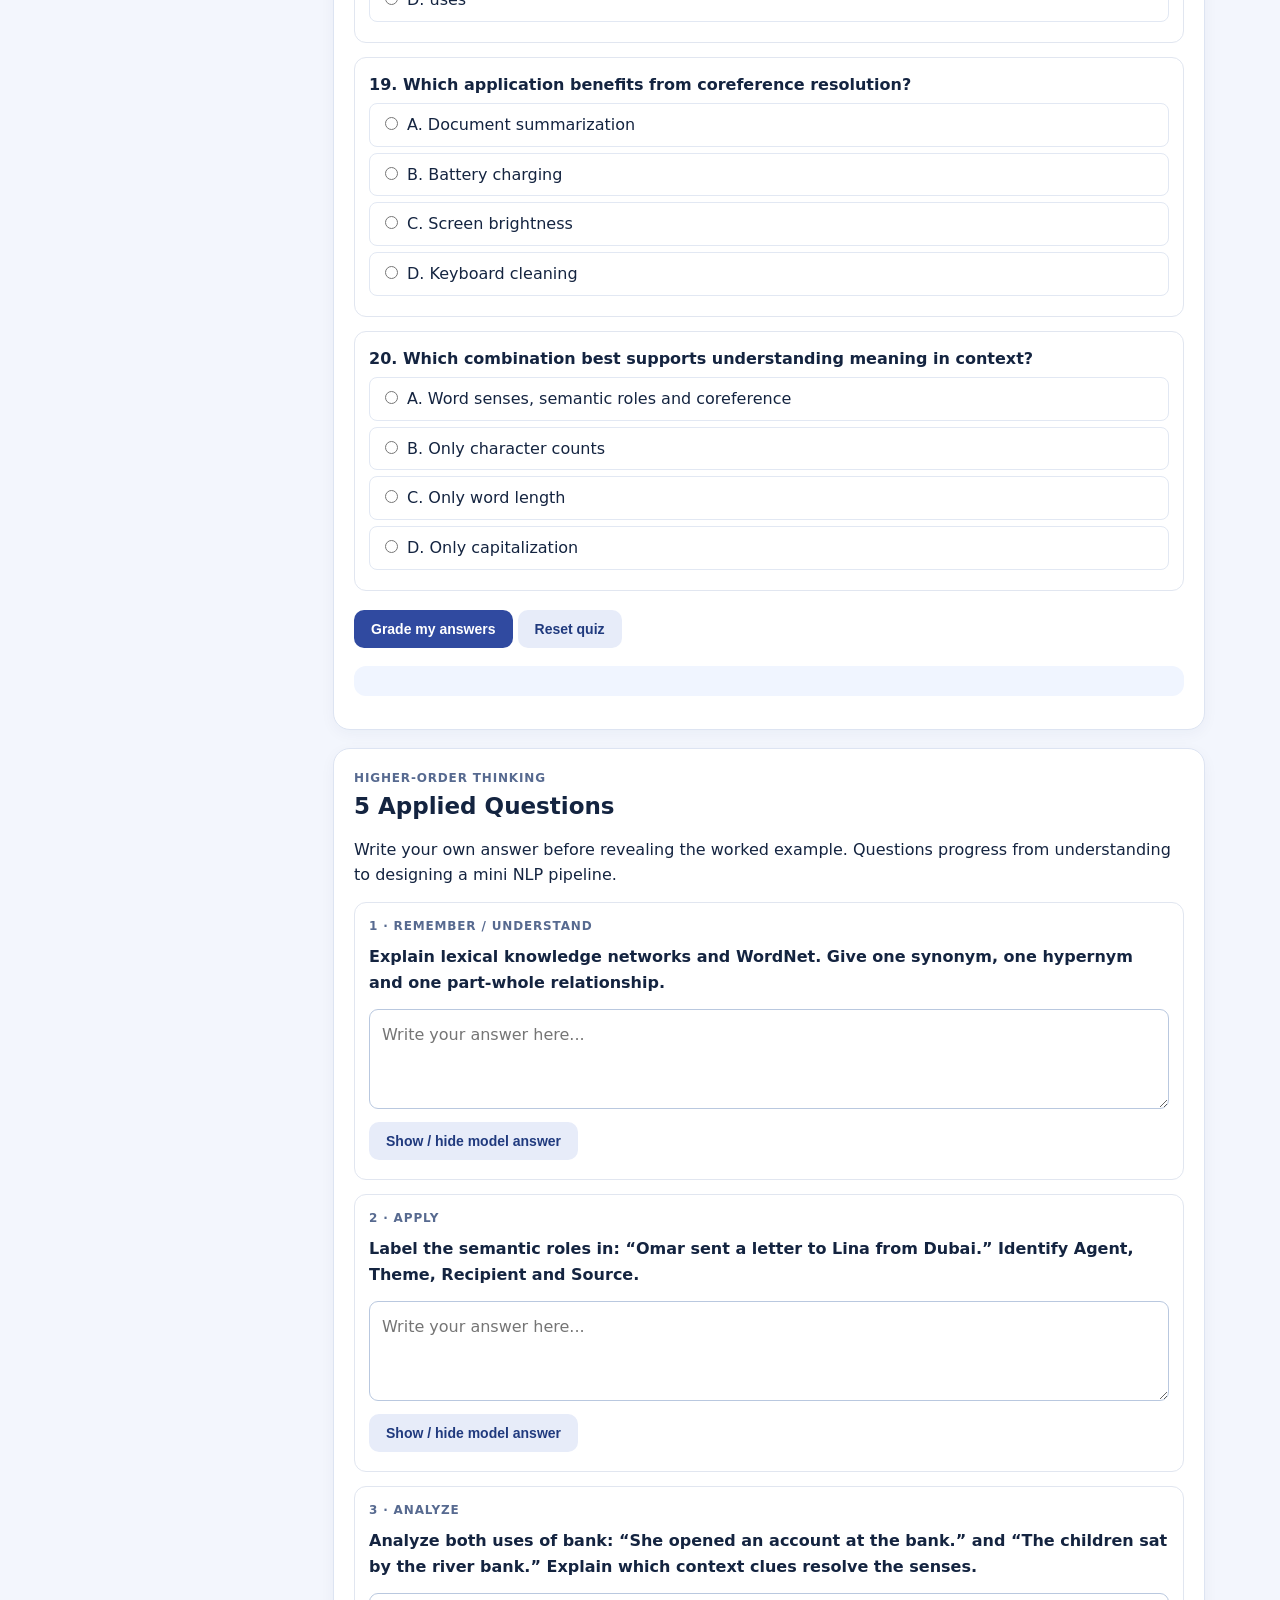
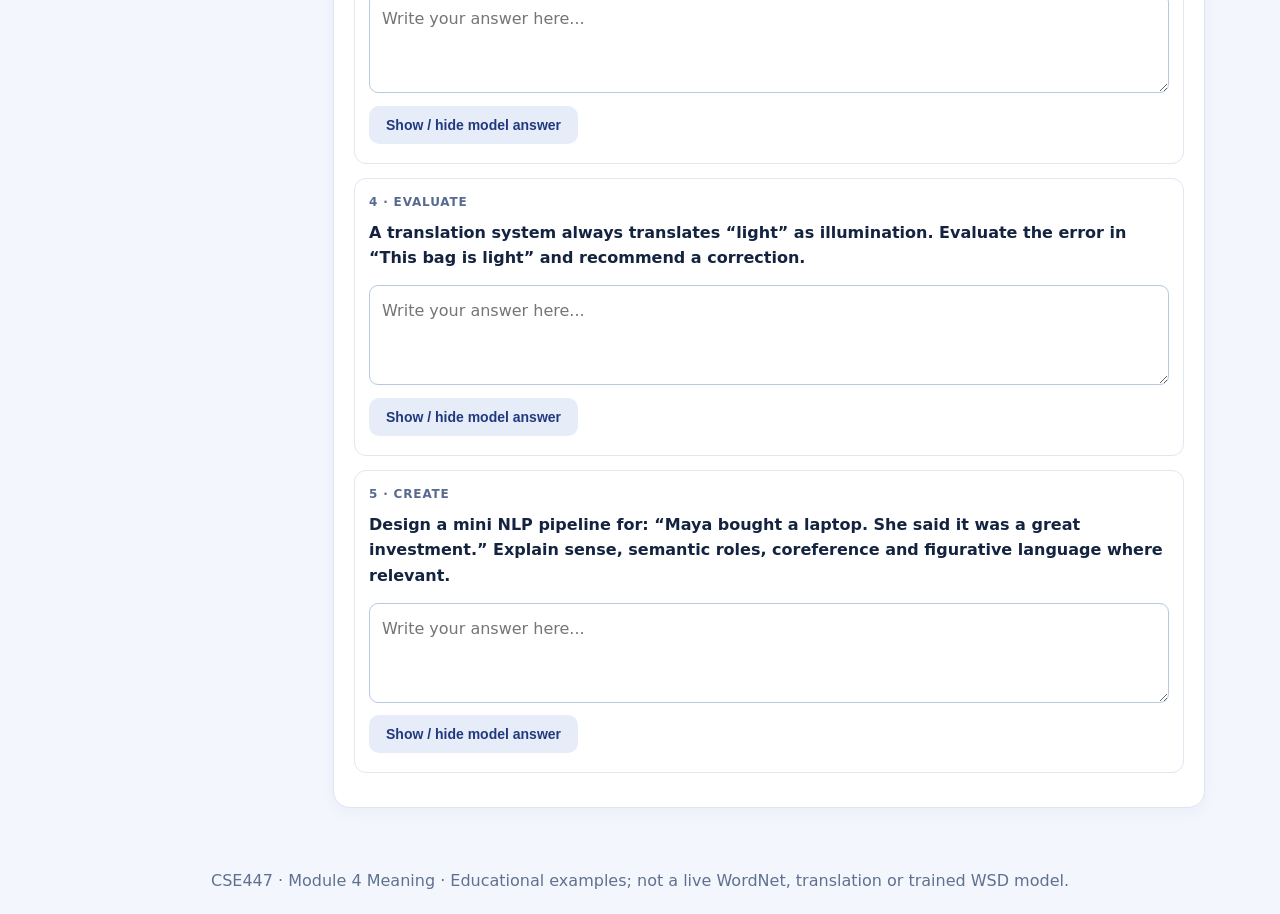
<file: Module-4/index.html>
<!doctype html><html lang="en"><head><meta charset="UTF-8"><meta name="viewport" content="width=device-width,initial-scale=1"><title>CSE447 | Module 4: Meaning</title><style>*{box-sizing:border-box}body{margin:0;font:16px/1.6 system-ui,Arial;background:#f3f6fd;color:#142440}header{background:linear-gradient(120deg,#142c59,#42318b,#176f86);color:white;padding:36px 20px}header .wrap{max-width:1160px;margin:auto}h1{margin:0;font-size:clamp(25px,4vw,40px)}h2{font-size:23px;margin:0 0 12px}h3{margin:8px 0}p{margin:8px 0 14px}.sub{opacity:.9}.layout{max-width:1160px;margin:22px auto;padding:0 15px;display:grid;grid-template-columns:240px minmax(0,1fr);gap:18px}aside,.panel{background:white;border:1px solid #dde4f2;border-radius:17px;padding:20px;box-shadow:0 4px 15px #20345a0b}aside{align-self:start;position:sticky;top:10px}.nav{display:block;width:100%;text-align:left;background:white;color:#273b64;border:1px solid #e1e8f3;border-radius:9px;margin:6px 0;padding:10px;cursor:pointer;font:inherit;font-size:14px}.nav.active{background:#243c86;color:white}.panel{margin-bottom:18px}.tag{font-size:12px;letter-spacing:.07em;text-transform:uppercase;color:#576a90;font-weight:800}.lead{font-size:18px;font-weight:650;color:#243c86}.example,.feedback,.exercise{border-radius:12px;padding:15px;background:#f0f5ff;margin:13px 0}.exercise{background:#fff7e8;border-left:4px solid #f59d27}.btn{border:0;border-radius:10px;background:#304aa0;color:white;padding:11px 17px;cursor:pointer;font-weight:700;font-size:14px;margin:5px 5px 5px 0}.btn.secondary{background:#e7ecf9;color:#203a7e}.btn:hover,.nav:hover{filter:brightness(.94)}.btn:disabled{opacity:.45;cursor:not-allowed}input,select,textarea{width:100%;padding:12px;border:1px solid #b9c8df;border-radius:9px;font:inherit;background:white;color:#142440}textarea{min-height:100px}.flex{display:flex;gap:9px;flex-wrap:wrap;align-items:center}.pill{padding:7px 12px;border-radius:30px;background:#e7edfb;font-weight:700}.success{color:#087c4b}.wrong{color:#af2b42}.hidden{display:none!important}.bar{height:10px;background:#e3e9f5;border-radius:10px;overflow:hidden}.bar>div{height:100%;background:#25a783;transition:width .25s}.q{border:1px solid #e1e6f0;padding:14px;border-radius:12px;margin:14px 0}.opt{display:block;padding:8px 10px;margin:6px 0;border:1px solid #e2e8f3;border-radius:8px;cursor:pointer}.opt:has(input:checked){background:#e9efff;border-color:#6c85d3}.opt input{width:auto;margin-right:9px}.diagram{display:flex;align-items:center;justify-content:center;gap:7px;flex-wrap:wrap;margin:16px 0}.node{padding:12px;border:2px solid #7c93c6;border-radius:10px;background:#edf2ff;font-weight:700}.muted{color:#64748b;font-size:14px}.two{display:grid;grid-template-columns:1fr 1fr;gap:12px}.card{padding:15px;border:1px solid #e1e7f2;border-radius:12px;background:#fafcff}.meter{background:#e4eaf5;border-radius:8px;height:14px;overflow:hidden}.meter div{height:100%;background:#4475cc;transition:width .2s}footer{text-align:center;padding:20px;color:#60718f}@media(max-width:800px){.layout{display:block}aside{position:static;margin-bottom:15px}.two{grid-template-columns:1fr}header{padding:25px 15px}}@media print{aside,.btn,header .sub{display:none!important}.layout{display:block}.panel{box-shadow:none;break-inside:avoid}}</style></head><body><header><div class="wrap"><div class="tag" style="color:#dce8ff">CSE447 · Introduction to Natural Language Processing</div><h1>Module 4 — Meaning</h1><p class="sub">Discover how computers connect words, choose meanings, understand participants, and track references.</p><div class="flex"><span class="pill" style="color:#21345c">9 interactive lessons</span><span class="pill" style="color:#21345c">20 MCQs</span><span class="pill" style="color:#21345c">5 applied questions</span></div></div></header><div class="layout"><aside><h3>Explore the module</h3><div class="bar"><div id="progress" style="width:0"></div></div><p class="muted" id="lessonCount"></p><nav id="nav"></nav><hr><button class="nav" onclick="document.getElementById('assessment').scrollIntoView({behavior:'smooth'})">📝 20-question MCQ quiz</button><button class="nav" onclick="document.getElementById('applied').scrollIntoView({behavior:'smooth'})">✍️ 5 applied questions</button><button class="nav" onclick="window.print()">🖨️ Print / Save PDF</button></aside><main><section class="panel"><div class="tag">Discover the concept</div><h2 id="sectionTitle"></h2><p class="lead" id="hook"></p><div class="example"><b>Understand</b><p id="explain"></p></div><div class="card"><b>Example</b><p id="example"></p></div><div class="exercise"><b>Try it</b><p id="challenge"></p><div id="activity"></div><div id="labFeedback" class="feedback" aria-live="polite">Choose an option to explore.</div></div><div class="flex"><button id="previous" class="btn secondary" onclick="navigate(idx-1)">← Previous</button><button id="next" class="btn" onclick="navigate(idx+1)">Next concept →</button></div></section><section class="panel"><h2>How Module 4 fits into NLP</h2><div class="diagram"><span class="node">Words</span>→<span class="node">Word senses</span>→<span class="node">Roles & references</span>→<span class="node">Meaning</span>→<span class="node">Applications</span></div><p>These techniques support question answering, multilingual translation, information extraction, document summarization and semantic search. Each method solves a different part of understanding meaning.</p></section><section id="assessment" class="panel"><div class="tag">Knowledge check</div><h2>20 Multiple-Choice Questions</h2><p>Answer each question and press <b>Grade my answers</b>. You will receive a score and explanations for every question.</p><div id="quizQuestions"></div><button class="btn" onclick="grade()">Grade my answers</button><button class="btn secondary" onclick="resetQuiz()">Reset quiz</button><div id="quizResult" class="feedback" aria-live="polite"></div></section><section id="applied" class="panel"><div class="tag">Higher-order thinking</div><h2>5 Applied Questions</h2><p>Write your own answer before revealing the worked example. Questions progress from understanding to designing a mini NLP pipeline.</p><div id="appliedQuestions"></div></section></main></div><footer>CSE447 · Module 4 Meaning · Educational examples; not a live WordNet, translation or trained WSD model.</footer><script>const LESSONS=[["Lexical Knowledge Networks", "How do words connect to other words?", "A lexical knowledge network represents words or concepts as nodes and relationships as links. Common links include synonymy, antonymy, hypernymy (is-a), hyponymy and meronymy (part-of).", "car → vehicle (is-a); wheel → car (part-of); happy ↔ joyful (similar meaning).", "Select a relation to explore."], ["WordNet Theory", "Can we organize meanings instead of only spelling?", "WordNet groups synonymous word senses into synsets. Each synset represents one concept, with a gloss and links to related concepts. A word can belong to different synsets when it has different meanings.", "bank (financial institution) and bank (river edge) are different senses.", "Choose the intended sense of bank."], ["Indian Language WordNets", "How do knowledge networks work across Indian languages?", "Indian Language WordNets organize lexical concepts and relations in languages such as Hindi. Meaning-based links can support multilingual search, dictionaries and cross-language NLP. Direct word-to-word translation may miss context.", "English water ↔ Hindi पानी (pānī), as an illustrative bilingual concept link.", "Explore example bilingual entries."], ["Multilingual Dictionaries", "Why is one translation sometimes not enough?", "A multilingual dictionary maps meanings across languages. Good translation considers word sense, context, part of speech and cultural differences rather than choosing the first matching word.", "English light can mean illumination or not heavy; translations differ by sense.", "Choose a sense before translating."], ["Semantic Roles", "Who did what to whom, where, and with what?", "Semantic role labeling assigns roles to participants in an event: Agent (doer), Patient/Theme (affected entity), Instrument, Location, Recipient and others. These roles are about meaning, not merely word order.", "Sara opened the door with a key → Agent: Sara; Patient: door; Instrument: key.", "Reveal roles in a sentence."], ["Word Sense Disambiguation", "How can the computer choose the correct meaning?", "Word Sense Disambiguation (WSD) selects a word sense using its context. It can use dictionary definitions, lexical relations or learned models.", "He deposited money at the bank → financial institution; We sat on the river bank → land beside river.", "Test bank and bat in context."], ["WSD and Multilinguality", "Can ambiguity affect translation?", "A polysemous word may need different translations depending on its sense. Multilingual WSD resolves meaning before or during translation to avoid misleading results.", "The bat flew at night (animal) versus She swung the bat (sports equipment).", "Compare senses across contexts."], ["Metaphors", "What happens when words are used figuratively?", "A metaphor describes one concept in terms of another. Literal word-by-word interpretation may fail because meaning depends on conceptual comparison and context.", "Time is money means time is valuable; The classroom was a zoo suggests disorder, not animals.", "Classify literal and figurative expressions."], ["Coreference", "When do different expressions refer to the same thing?", "Coreference resolution links expressions that refer to the same entity, including names, pronouns and noun phrases. It improves document understanding, summarization and question answering.", "Maya bought a laptop. She uses it daily. → She = Maya; it = laptop.", "Resolve pronouns in a short story."]],QUESTIONS=[["Which structure connects concepts using semantic relations?", ["Audio waveform", "Lexical knowledge network", "Tokenizer", "Speech decoder"], 1, "Networks connect lexical concepts with labeled relations."], ["Which pair is an example of synonymy?", ["hot/cold", "car/wheel", "happy/joyful", "dog/animal"], 2, "Happy and joyful have similar meanings."], ["Which is a hypernym of dog?", ["animal", "tail", "bark", "puppy"], 0, "Animal is a broader category that includes dogs."], ["What does meronymy express?", ["Opposite meaning", "Part-whole relation", "Past tense", "Word order"], 1, "Wheel is part of a car."], ["In WordNet, a synset represents…", ["a sound recording", "a grammatical tense", "a set of synonymous senses", "a paragraph"], 2, "Synsets organize word senses by shared meaning."], ["Why might bank appear in different synsets?", ["Different spellings", "Different meanings", "Different fonts", "Different punctuation"], 1, "Financial bank and river bank represent different senses."], ["What is an important goal of Indian Language WordNets?", ["Store microphone data", "Organize lexical meanings in Indian languages", "Replace all dictionaries", "Calculate Viterbi scores"], 1, "They represent lexical concepts and relationships."], ["Why should multilingual dictionaries consider context?", ["Words always have one meaning", "Context selects the intended sense", "Languages have identical grammar", "Translation never needs context"], 1, "A word can have different translations by sense."], ["In “Sara opened the door,” who is the Agent?", ["door", "opened", "Sara", "none"], 2, "Sara performs the action."], ["In “Sara opened the door with a key,” what is the Instrument?", ["Sara", "door", "key", "opened"], 2, "The key is used to perform the action."], ["Which task identifies the meaning of an ambiguous word?", ["ASR", "WSD", "POS printing", "Chunk counting"], 1, "Word Sense Disambiguation chooses a sense from context."], ["“He deposited cash at the bank.” Which sense of bank?", ["river edge", "financial institution", "bench", "aircraft turn"], 1, "Depositing cash suggests a financial institution."], ["“The bat flew out of the cave.” Bat refers to…", ["sports equipment", "animal", "building", "vehicle"], 1, "Flying out of a cave suggests an animal."], ["Why is WSD useful in multilingual translation?", ["It chooses a relevant sense before translation", "It increases microphone volume", "It removes every ambiguity", "It changes fonts"], 0, "Sense choice supports more accurate translation."], ["Which sentence uses a metaphor?", ["The room has four walls.", "Time is money.", "The dog is sleeping.", "The bus stopped."], 1, "Time is money is figurative."], ["What is a risk of interpreting metaphors literally?", ["Better semantics", "Wrong interpretation", "More correct translations", "Faster internet"], 1, "Literal interpretation can miss intended meaning."], ["In “Maya arrived. She smiled,” She refers to…", ["a place", "Maya", "a laptop", "unknown always"], 1, "The pronoun refers back to Maya."], ["In “Maya bought a laptop. She uses it,” it refers to…", ["Maya", "bought", "laptop", "uses"], 2, "It refers to the laptop."], ["Which application benefits from coreference resolution?", ["Document summarization", "Battery charging", "Screen brightness", "Keyboard cleaning"], 0, "Coreference helps track entities through text."], ["Which combination best supports understanding meaning in context?", ["Word senses, semantic roles and coreference", "Only character counts", "Only word length", "Only capitalization"], 0, "These methods capture complementary aspects of meaning."]],APPLIED=[["1 · Remember / Understand", "Explain lexical knowledge networks and WordNet. Give one synonym, one hypernym and one part-whole relationship.", "A lexical network links concepts by relations. WordNet organizes word senses into synsets. Examples: happy/joyful (synonyms), animal > dog (hypernym), wheel–car (part-whole)."], ["2 · Apply", "Label the semantic roles in: “Omar sent a letter to Lina from Dubai.” Identify Agent, Theme, Recipient and Source.", "Agent = Omar; Theme = a letter; Recipient = Lina; Source = Dubai."], ["3 · Analyze", "Analyze both uses of bank: “She opened an account at the bank.” and “The children sat by the river bank.” Explain which context clues resolve the senses.", "Account suggests a financial institution. River suggests the land beside a river. WSD selects the appropriate sense from context."], ["4 · Evaluate", "A translation system always translates “light” as illumination. Evaluate the error in “This bag is light” and recommend a correction.", "The system ignores polysemy. Here light means not heavy. It should use contextual WSD or context-aware translation and select the weight sense."], ["5 · Create", "Design a mini NLP pipeline for: “Maya bought a laptop. She said it was a great investment.” Explain sense, semantic roles, coreference and figurative language where relevant.", "Possible design: sentence segmentation → lexical/sense analysis → semantic role labeling (Maya = buyer, laptop = purchased item) → coreference (She = Maya; it = laptop) → contextual meaning for investment (valuable purchase, possibly figurative)."]];const lessons=LESSONS,questions=QUESTIONS,applied=APPLIED;let idx=0,seen=new Set(),answers={},graded=false;const $=s=>document.querySelector(s);function esc(s){return String(s).replace(/[&<>"']/g,c=>({'&':'&amp;','<':'&lt;','>':'&gt;','"':'&quot;',"'":'&#39;'}[c]))}function navigate(n){idx=n;seen.add(n);$('#sectionTitle').textContent=(n+1)+'. '+lessons[n][0];$('#hook').textContent=lessons[n][1];$('#explain').textContent=lessons[n][2];$('#example').textContent=lessons[n][3];$('#challenge').textContent=lessons[n][4];$('#activity').innerHTML=activities[n]();$('#lessonCount').textContent=seen.size+' / '+lessons.length+' sections explored';$('#progress').style.width=(seen.size/lessons.length*100)+'%';document.querySelectorAll('.nav').forEach((b,i)=>b.classList.toggle('active',i===n));$('#previous').disabled=n===0;$('#next').disabled=n===lessons.length-1;window.scrollTo({top:0,behavior:'smooth'})}function feedback(s){$('#labFeedback').innerHTML=s}const activities=[
()=>`<div class="flex"><button class="btn secondary" onclick="feedback('Synonym: happy and joyful have similar meanings.')">Synonym</button><button class="btn secondary" onclick="feedback('Hypernym: vehicle is a broader category than car.')">Is-a</button><button class="btn secondary" onclick="feedback('Meronym: wheel is a part of a car.')">Part-of</button></div><div class="diagram"><span class="node">vehicle</span>→<span class="node">car</span>→<span class="node">wheel</span></div><p class="muted">First arrow: is-a (car is a vehicle). Second arrow: has-part (car has a wheel).</p>`,
()=>`<label>“She went to the bank to deposit cash.”</label><div class="flex"><button class="btn secondary" onclick="feedback('Correct: the context deposit cash indicates the financial synset.')">Financial bank</button><button class="btn secondary" onclick="feedback('Not here: river bank is a different synset. Deposit cash is the clue.')">River bank</button></div>`,
()=>`<div class="two"><div class="card"><b>English</b><p>water</p><b>Hindi</b><p>पानी (pānī)</p></div><div class="card"><b>English</b><p>book</p><b>Hindi</b><p>किताब (kitāb)</p></div></div><button class="btn" onclick="feedback('Concept-based links help align senses across languages. These are illustrative examples, not a live Indian Language WordNet lookup.')">Explain the links</button>`,
()=>`<p>Choose the meaning of <b>light</b> in “This suitcase is light.”</p><select id="senseSelect"><option value="">Choose a sense</option><option value="weight">Not heavy</option><option value="lamp">Illumination</option></select><button class="btn" onclick="feedback($('#senseSelect').value==='weight'?'Correct: light describes weight.': 'Try again: what property of a suitcase is described?')">Check meaning</button>`,
()=>`<p><b>Sara opened the door with a key.</b></p><div class="flex"><button class="btn secondary" onclick="feedback('Agent = Sara (the person performing the action).')">Who acts?</button><button class="btn secondary" onclick="feedback('Patient/Theme = the door (the affected object).')">What is affected?</button><button class="btn secondary" onclick="feedback('Instrument = the key (used to perform the action).')">What is used?</button></div>`,
()=>`<label>Choose a sentence:</label><select id="wsdChoice"><option value="cash">He deposited money at the bank.</option><option value="river">We sat on the river bank.</option><option value="cave">The bat flew out of the cave.</option><option value="sport">She swung the bat.</option></select><button class="btn" onclick="let v=$('#wsdChoice').value;feedback({cash:'Bank = financial institution. Clue: deposited money.',river:'Bank = river edge. Clue: river.',cave:'Bat = animal. Clue: flew out of the cave.',sport:'Bat = sports equipment. Clue: swung.'}[v])">Disambiguate</button>`,
()=>`<p>Same spelling, different senses. Choose the correct meaning before translating.</p><div class="flex"><button class="btn secondary" onclick="feedback('“The bat flew”: animal sense. A multilingual system should translate the animal, not the sports object.')">The bat flew</button><button class="btn secondary" onclick="feedback('“She swung the bat”: sports-equipment sense. A multilingual system should translate the object used in the sport.')">She swung the bat</button></div>`,
()=>`<p>Is the sentence literal or figurative?</p><select id="metaphor"><option value="money">Time is money.</option><option value="wall">The room has four walls.</option><option value="zoo">The classroom was a zoo.</option></select><button class="btn" onclick="let v=$('#metaphor').value;feedback(v==='wall'?'Literal description of a room.':v==='money'?'Metaphor: time is valuable and should not be wasted.':'Metaphor: the classroom was chaotic, not literally a zoo.')">Interpret</button>`,
()=>`<p><b>Maya bought a laptop. She uses it every day.</b></p><div class="flex"><button class="btn secondary" onclick="feedback('She → Maya: same person.')">Resolve “She”</button><button class="btn secondary" onclick="feedback('it → laptop: same object.')">Resolve “it”</button></div><p class="muted">Try asking: which earlier entity matches the pronoun in meaning and context?</p>`
];function makeQuiz(){let h='';questions.forEach((q,i)=>{h+=`<div class="q"><b>${i+1}. ${esc(q[0])}</b>`;q[1].forEach((op,j)=>{h+=`<label class="opt"><input type="radio" name="q${i}" value="${j}" onchange="answers[${i}]=${j};graded=false;document.getElementById('quizResult').innerHTML=''" ${answers[i]===j?'checked':''}>${'ABCD'[j]}. ${esc(op)}</label>`});h+=`<div id="exp${i}" class="muted"></div></div>`});$('#quizQuestions').innerHTML=h}function grade(){let n=0;questions.forEach((q,i)=>{let ok=answers[i]===q[2];if(ok)n++;$('#exp'+i).innerHTML=`<span class="${ok?'success':'wrong'}">${ok?'Correct':'Incorrect / unanswered'}. Answer: ${'ABCD'[q[2]]}. ${esc(q[3])}</span>`});$('#quizResult').innerHTML=`<h3>Score: ${n} / ${questions.length} (${Math.round(n/questions.length*100)}%)</h3><p>Review explanations and try again.</p>`;graded=true;$('#quizResult').scrollIntoView({behavior:'smooth',block:'center'})}function resetQuiz(){answers={};graded=false;makeQuiz();$('#quizResult').innerHTML=''}function makeApplied(){let h='';applied.forEach((q,i)=>h+=`<div class="q"><div class="tag">${esc(q[0])}</div><p><b>${esc(q[1])}</b></p><textarea placeholder="Write your answer here..."></textarea><button class="btn secondary" onclick="let e=document.getElementById('model${i}');e.classList.toggle('hidden')">Show / hide model answer</button><div class="feedback hidden" id="model${i}">${esc(q[2])}</div></div>`);$('#appliedQuestions').innerHTML=h}document.addEventListener('DOMContentLoaded',()=>{let nav=$('#nav');lessons.forEach((x,i)=>{let b=document.createElement('button');b.className='nav';b.textContent=(i+1)+'. '+x[0];b.onclick=()=>navigate(i);nav.appendChild(b)});makeQuiz();makeApplied();navigate(0)});</script></body></html>
</file>
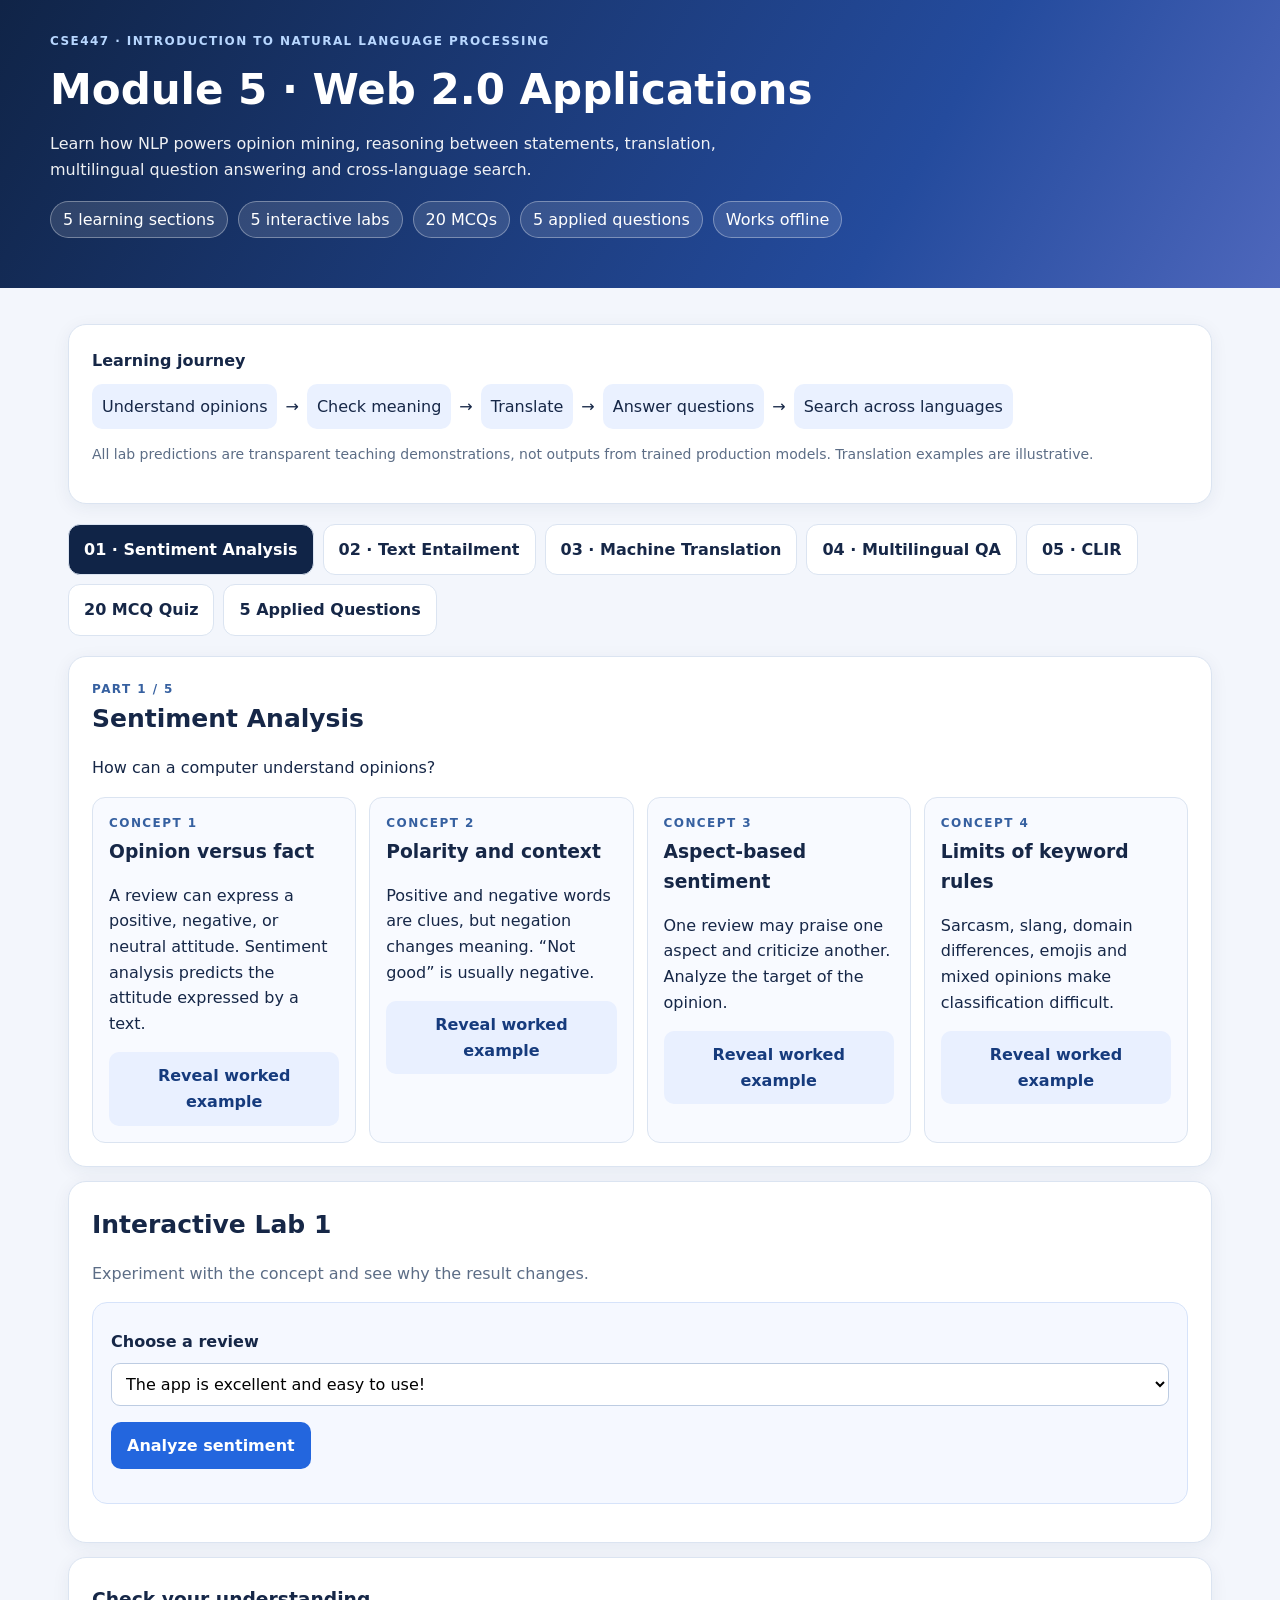
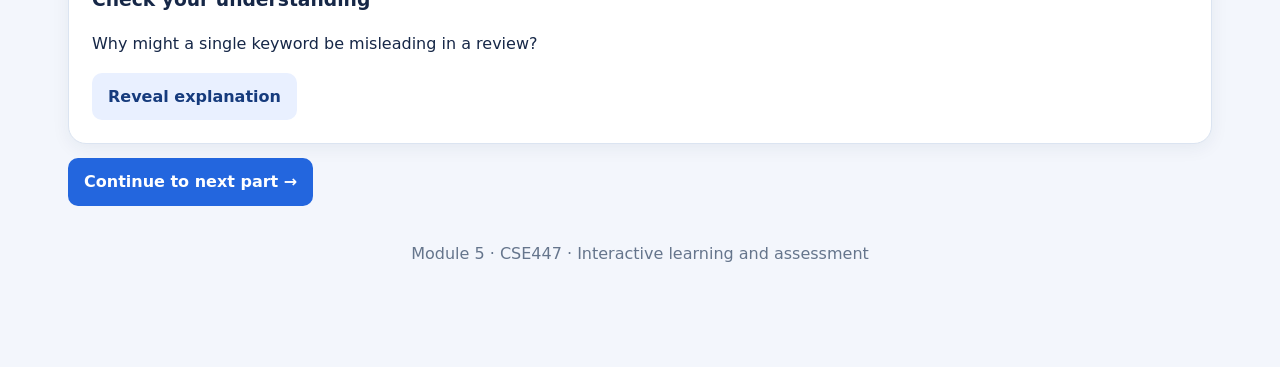
<file: Module-5/index.html>
<!doctype html><html lang="en"><head><meta charset="UTF-8"><meta name="viewport" content="width=device-width, initial-scale=1"><title>CSE447 · Module 5 Interactive</title><style>
:root{--navy:#102447;--blue:#2366de;--bg:#f3f6fc;--ink:#162747;--muted:#5c6d86;--line:#dbe4f1}*{box-sizing:border-box}body{margin:0;font:16px/1.6 system-ui,Segoe UI,Arial,sans-serif;background:var(--bg);color:var(--ink)}header{background:linear-gradient(120deg,#102447,#244b9d 70%,#4e67bc);color:white;padding:32px max(20px,calc((100vw - 1180px)/2))}header h1{margin:5px 0;font-size:clamp(26px,4vw,42px)}header p{max-width:760px;margin:8px 0;opacity:.93}.shell{max-width:1180px;margin:auto;padding:22px 18px 65px}.stats{display:flex;flex-wrap:wrap;gap:10px;margin:18px 0}.pill{background:#ffffff1f;border:1px solid #ffffff55;padding:5px 12px;border-radius:50px}.tabs{display:flex;flex-wrap:wrap;gap:9px;margin:20px 0}.tab,button{font:inherit;cursor:pointer}.tab{padding:12px 15px;background:white;border:1px solid var(--line);border-radius:12px;font-weight:650;color:var(--ink)}.tab.active{background:var(--navy);color:white}.panel{display:none}.panel.active{display:block}.card{background:white;border:1px solid var(--line);border-radius:18px;padding:23px;margin:14px 0;box-shadow:0 4px 18px #172c5310}.card h2{margin:0 0 9px;font-size:25px}.card h3{margin:4px 0 10px}.muted{color:var(--muted)}.kicker{font-size:12px;text-transform:uppercase;letter-spacing:.12em;color:#3660a0;font-weight:800}.grid{display:grid;grid-template-columns:repeat(auto-fit,minmax(230px,1fr));gap:13px}.tile{border:1px solid var(--line);border-radius:13px;padding:16px;background:#f8faff}.btn{background:var(--blue);color:white;border:0;border-radius:10px;padding:11px 16px;font-weight:700}.btn.alt{background:#e9f0ff;color:#163b7d}.btn:disabled{opacity:.45;cursor:not-allowed}.options{display:grid;gap:8px;margin:12px 0}.option{display:block;text-align:left;width:100%;padding:12px 14px;border:1px solid #d8e1ee;background:#fff;border-radius:11px}.option.selected{border:2px solid #2366de;background:#edf4ff}.option.correct{border:2px solid #18815b;background:#e4f8ef}.option.wrong{border:2px solid #c74242;background:#ffeded}.feedback{padding:12px;background:#eff5ff;border-radius:11px;margin:10px 0}.result{font-weight:800;color:#123a79}.lab{background:#f5f8ff;border:1px solid #d6e3fa;padding:18px;border-radius:15px;margin:15px 0}input,select,textarea{font:inherit;padding:10px;border:1px solid #bdcce2;border-radius:9px;max-width:100%;width:100%;background:white}label{display:block;font-weight:650;margin:8px 0}.bar{height:12px;border-radius:20px;background:#dfe8f5;overflow:hidden}.bar>span{display:block;height:100%;background:linear-gradient(90deg,#2372dc,#39b6a1)}.chips{display:flex;flex-wrap:wrap;gap:7px}.chip{padding:7px 12px;border-radius:9px;background:#e7efff;font-weight:650}.steps{display:flex;flex-wrap:wrap;align-items:center;gap:8px}.step{padding:10px;border-radius:10px;background:#eaf1ff}.hidden{display:none!important}.question{border-top:1px solid var(--line);padding:19px 0}.small{font-size:14px}footer{color:#65758c;text-align:center;margin:35px 0} @media print{header{color:#111;background:white}.tabs,.btn,.lab{display:none!important}.panel{display:block!important}.card{break-inside:avoid;box-shadow:none}}
</style></head><body><header><div class="kicker" style="color:#b8d7ff">CSE447 · Introduction to Natural Language Processing</div><h1>Module 5 · Web 2.0 Applications</h1><p>Learn how NLP powers opinion mining, reasoning between statements, translation, multilingual question answering and cross-language search.</p><div class="stats"><span class="pill">5 learning sections</span><span class="pill">5 interactive labs</span><span class="pill">20 MCQs</span><span class="pill">5 applied questions</span><span class="pill">Works offline</span></div></header><main class="shell"><div class="card"><strong>Learning journey</strong><div class="steps" style="margin-top:10px"><span class="step">Understand opinions</span> → <span class="step">Check meaning</span> → <span class="step">Translate</span> → <span class="step">Answer questions</span> → <span class="step">Search across languages</span></div><p class="muted small">All lab predictions are transparent teaching demonstrations, not outputs from trained production models. Translation examples are illustrative.</p></div><nav class="tabs" id="tabs"></nav><div id="panels"></div><footer>Module 5 · CSE447 · Interactive learning and assessment</footer></main><script>const DATA={"lessons": [["Sentiment Analysis", "How can a computer understand opinions?", [["Opinion versus fact", "A review can express a positive, negative, or neutral attitude. Sentiment analysis predicts the attitude expressed by a text.", "The camera is excellent!", "Positive"], ["Polarity and context", "Positive and negative words are clues, but negation changes meaning. “Not good” is usually negative.", "The service is not good.", "Negative"], ["Aspect-based sentiment", "One review may praise one aspect and criticize another. Analyze the target of the opinion.", "The food is delicious, but delivery is slow.", "Food: positive; delivery: negative"], ["Limits of keyword rules", "Sarcasm, slang, domain differences, emojis and mixed opinions make classification difficult.", "Great, another two-hour delay!", "Likely negative (sarcasm)"]]], ["Text Entailment", "Does one statement logically support another?", [["Premise and hypothesis", "A premise is the given statement. A hypothesis is the claim to test. Natural language inference typically predicts entailment, contradiction or neutral.", "Premise: Sara bought a red car. Hypothesis: Sara bought a car.", "Entailment"], ["Contradiction", "A hypothesis contradicts the premise when the two cannot both be true in the intended context.", "Premise: The store is closed. Hypothesis: The store is open.", "Contradiction"], ["Neutral information", "A hypothesis is neutral if the premise does not establish whether it is true or false.", "Premise: Ahmed owns a bicycle. Hypothesis: Ahmed rides it every day.", "Neutral"], ["Why entailment matters", "Entailment supports fact checking, question answering, information extraction and consistency checks.", "Premise: All registered students received an email. Hypothesis: Maya received an email.", "Neutral unless we know Maya registered"]]], ["Machine Translation", "How can systems translate accurately at scale?", [["Translation pipeline", "Machine translation maps meaning from a source language to a target language. Modern systems often use neural encoder-decoder or multilingual transformer models.", "English: Good morning → Arabic: صباح الخير", "Meaning preserved"], ["Ambiguous words", "Words can have several meanings. Context helps select a suitable translation.", "He sat by the bank of the river.", "Bank = riverbank, not financial institution"], ["Robustness", "Informal spelling, dialects, code-switching, rare names and noisy text can reduce translation quality.", "thx 4 ur help!!!", "Normalize carefully; preserve intended meaning"], ["Scalability and evaluation", "Scalability concerns throughput, latency and language coverage. Quality evaluation may combine human assessment with metrics such as BLEU or chrF.", "Translate 10 versus 10,000 messages", "Batching, caching and suitable model deployment help scale"]]], ["Multilingual Question Answering", "Can questions and answers use different languages?", [["Question understanding", "Identify the question intent, entities and requested answer type before searching for evidence.", "Where is the Burj Khalifa?", "Answer type: location"], ["Cross-language answering", "A question can be asked in Arabic while the evidence is written in English.", "أين يقع برج خليفة؟", "Dubai"], ["Retrieval and answer generation", "Retrieve relevant passages, locate evidence, then produce a concise answer in the requested language.", "Passage: The Burj Khalifa is in Dubai. Question: Where is it?", "Dubai"], ["Evidence and limitations", "Answers should be grounded in reliable passages. Translation errors and missing evidence can lead to unsupported answers.", "Question: When did the museum open? Passage only gives its city.", "Insufficient information"]]], ["Cross-Lingual Information Retrieval (CLIR)", "How can one-language queries find another-language documents?", [["CLIR goal", "CLIR retrieves documents in one or more languages from a query in a different language. It retrieves documents rather than necessarily generating an answer.", "Arabic query: الذكاء الاصطناعي", "Retrieve English documents about artificial intelligence"], ["Query translation", "Translate the query into the document language and search using a standard retrieval system.", "Spanish query: energía solar", "English search: solar energy"], ["Multilingual embeddings", "Represent queries and documents from different languages in a shared semantic space, then compare their similarity.", "Arabic query and English article about climate change", "Close semantic vectors can support retrieval"], ["Ranking and evaluation", "Rank by relevance and measure retrieval with Precision@k, Recall@k or MRR. Watch for false friends, named entities and language coverage.", "Three relevant results among top five", "Precision@5 = 3/5 = 0.60"]]]], "mcq": [["What is the main goal of sentiment analysis?", ["Detect opinions and attitudes", "Translate speech", "Parse source code", "Encrypt files"], 0, "Sentiment analysis classifies attitudes expressed in text."], ["Which label best fits “The app is amazing”?", ["Negative", "Neutral", "Positive", "Unknown"], 2, "Amazing expresses positive sentiment."], ["What does negation do in “not useful”?", ["Makes it positive", "Can reverse polarity", "Deletes the sentence", "Always means neutral"], 1, "Negation can reverse or change sentiment."], ["Which task identifies opinions about food and service separately?", ["ASR", "Aspect-based sentiment analysis", "Word segmentation", "CLIR"], 1, "Aspect-based analysis targets particular attributes."], ["In entailment, the given statement is called the…", ["Hypothesis", "Translation", "Premise", "Token"], 2, "The premise is the provided evidence statement."], ["“A dog is sleeping” entails which hypothesis?", ["An animal is sleeping", "All dogs sleep", "A cat is sleeping", "The dog is outside"], 0, "A dog is an animal."], ["Premise: “The light is on.” Hypothesis: “The light is off.”", ["Entailment", "Neutral", "Contradiction", "Translation"], 2, "The claims conflict in the same context."], ["Premise: “Lina has a laptop.” Hypothesis: “Lina is a programmer.”", ["Entailment", "Contradiction", "Neutral", "Positive"], 2, "Laptop ownership does not establish a profession."], ["What does machine translation primarily produce?", ["A target-language text", "An image", "An audio waveform only", "A search ranking"], 0, "MT converts source-language text to target-language text."], ["Why is “bank” difficult to translate without context?", ["It has multiple senses", "It is always a name", "It has no vowels", "It cannot be translated"], 0, "The intended sense may be financial institution or river edge."], ["Which issue makes translation robustness important?", ["Only perfect spelling", "Noisy text and code-switching", "No input", "Fixed-length documents"], 1, "Real-world language includes spelling variation and mixed languages."], ["Which metric can be used in machine translation evaluation?", ["BLEU", "CPU temperature", "Pixel count", "Frame rate"], 0, "BLEU is an automatic MT metric."], ["What is the first step in multilingual QA?", ["Understand the question", "Ignore language", "Return random text", "Delete the evidence"], 0, "The question intent and answer type guide retrieval."], ["Why should multilingual QA use retrieved evidence?", ["To reduce unsupported answers", "To avoid reading text", "To make all answers longer", "To replace language understanding"], 0, "Grounding improves reliability."], ["If a passage lacks the requested fact, a QA system should…", ["Invent it", "State insufficient information", "Translate unrelated words", "Always answer yes"], 1, "An evidence-based system should acknowledge missing support."], ["Which example is multilingual QA?", ["Arabic question answered from an English passage", "Counting commas", "Saving a file", "Drawing a chart"], 0, "The question and evidence can be in different languages."], ["What does CLIR stand for?", ["Cross-Lingual Information Retrieval", "Computer Language Image Recognition", "Central Lexical Index Ranking", "Cross-Layer Input Routing"], 0, "CLIR searches across language boundaries."], ["What is the main output of CLIR?", ["Ranked relevant documents", "A microphone signal", "A grammar tree only", "A sentiment score"], 0, "CLIR is primarily a retrieval task."], ["What is one CLIR approach?", ["Translate the query", "Ignore query meaning", "Use only punctuation", "Remove every document"], 0, "Query translation enables retrieval in another language."], ["If 3 of the top 5 retrieved documents are relevant, Precision@5 equals…", ["0.20", "0.40", "0.60", "1.00"], 2, "Precision@5 = 3/5 = 0.60."]], "written": [["1 · Understand", "Explain the difference between sentiment analysis and text entailment. Give one example of each.", "Sentiment analysis identifies opinion polarity, e.g. “The phone is excellent” → positive. Text entailment tests whether a hypothesis follows from a premise, e.g. “Sara bought a car” entails “Sara bought a vehicle.”"], ["2 · Apply", "Classify the sentiment of “The screen is beautiful, but the battery is terrible.” Identify each aspect.", "Screen → positive. Battery → negative. The overall review is mixed; an aspect-based system should preserve both opinions."], ["3 · Analyze", "Premise: “Every student who submitted the assignment received feedback.” Evaluate these hypotheses: (a) “Ali submitted and received feedback” if Ali is known to have submitted; (b) “Maya received feedback” without knowing whether she submitted.", "(a) Entailment, because Ali is explicitly known to have submitted. (b) Neutral, because the premise does not establish that Maya submitted or received feedback."], ["4 · Evaluate", "An Arabic-to-English translator produces a literal translation of an idiom, and a multilingual QA system answers without supporting evidence. Evaluate both problems and suggest improvements.", "Translation should preserve intended meaning, not merely word-for-word forms; context-aware training and human evaluation help. QA should retrieve supporting evidence, check relevance, and abstain when evidence is insufficient."], ["5 · Create", "Design a multilingual application: a user writes an Arabic question about renewable energy, the system searches English articles and returns a grounded Arabic answer. Show the stages and identify where CLIR, MT and QA are used.", "Arabic question → language/question understanding → multilingual retrieval or query translation (CLIR) → rank English documents → extract supported answer (QA) → translate/generate Arabic answer (MT or multilingual generation) → show cited evidence. Evaluate retrieval relevance, answer faithfulness and translation quality."]]};
const names=['Sentiment Analysis','Text Entailment','Machine Translation','Multilingual QA','CLIR'];let current=0,answers={},graded=false;const $=id=>document.getElementById(id);const esc=s=>String(s).replace(/[&<>"']/g,c=>({'&':'&amp;','<':'&lt;','>':'&gt;','"':'&quot;',"'":'&#39;'}[c]));
function switchTo(i){current=i;document.querySelectorAll('.panel').forEach((e,j)=>e.classList.toggle('active',j===i));document.querySelectorAll('.tab').forEach((e,j)=>e.classList.toggle('active',j===i));window.scrollTo({top:210,behavior:'smooth'});}
function create(){const tabs=$('tabs'),panels=$('panels');const all=[...names,'20 MCQ Quiz','5 Applied Questions'];tabs.innerHTML=all.map((n,i)=>`<button class="tab ${i===0?'active':''}" onclick="switchTo(${i})">${i<5?'0'+(i+1)+' · ':''}${n}</button>`).join('');panels.innerHTML=DATA.lessons.map((L,i)=>`<section class="panel ${i===0?'active':''}" id="p${i}"><div class="card"><div class="kicker">Part ${i+1} / 5</div><h2>${esc(L[0])}</h2><p>${esc(L[1])}</p><div class="grid">${L[2].map((t,j)=>`<div class="tile"><div class="kicker">Concept ${j+1}</div><h3>${esc(t[0])}</h3><p>${esc(t[1])}</p><button class="btn alt" onclick="toggle('ex${i}-${j}')">Reveal worked example</button><div class="feedback hidden" id="ex${i}-${j}"><b>Example:</b> ${esc(t[2])}<br><b>Explanation:</b> ${esc(t[3])}</div></div>`).join('')}</div></div><div class="card"><h2>Interactive Lab ${i+1}</h2><p class="muted">Experiment with the concept and see why the result changes.</p><div class="lab" id="lab${i}"></div></div><div class="card"><h3>Check your understanding</h3><p>${['Why might a single keyword be misleading in a review?','Why is a hypothesis sometimes neutral rather than false?','Why is literal word-for-word translation often insufficient?','Why must an answer be supported by a passage?','How does CLIR differ from multilingual QA?'][i]}</p><button class="btn alt" onclick="toggle('check${i}')">Reveal explanation</button><div class="feedback hidden" id="check${i}">${['Negation, sarcasm, domain context and mixed aspects can change the intended sentiment.','Neutral means the premise does not provide enough information to establish either the hypothesis or its negation.','Words are ambiguous and expressions may be idiomatic; translation must preserve context and meaning.','Without relevant evidence, a plausible answer can still be invented or incorrect.','CLIR ranks and retrieves documents across languages; multilingual QA uses evidence to produce an answer.'][i]}</div></div><button class="btn" onclick="switchTo(${Math.min(i+1,6)})">${i===4?'Go to MCQ Quiz':'Continue to next part →'}</button></section>`).join('')+`<section class="panel" id="quiz"><div class="card"><div class="kicker">Assessment</div><h2>20 Multiple-Choice Questions</h2><p>Select one answer per question. Submit to view your score and explanations.</p><div id="quizItems"></div><button class="btn" onclick="grade()">Submit answers</button> <button class="btn alt" onclick="resetQuiz()">Try again</button><div id="score" class="feedback hidden"></div></div></section><section class="panel" id="applied"><div class="card"><div class="kicker">Higher-order learning</div><h2>5 Applied Questions</h2><p>Write your answer first, then reveal the model response to compare your reasoning.</p>${DATA.written.map((w,i)=>`<div class="question"><h3>Question ${i+1} · ${esc(w[0])}</h3><p>${esc(w[1])}</p><textarea rows="4" placeholder="Write your response here..."></textarea><p><button class="btn alt" onclick="toggle('sol${i}')">Reveal model answer</button></p><div class="feedback hidden" id="sol${i}">${esc(w[2])}</div></div>`).join('')}<button class="btn alt" onclick="window.print()">Print / Save as PDF</button></div></section>`;document.querySelectorAll('.panel').forEach((e,i)=>e.classList.toggle('active',i===0));drawLabs();renderQuiz();}
function toggle(id){$(id).classList.toggle('hidden')}
function drawLabs(){ $('lab0').innerHTML=`<label for="sent">Choose a review</label><select id="sent"><option value="pos">The app is excellent and easy to use!</option><option value="neg">The app is not good.</option><option value="mix">The camera is great, but the battery is terrible.</option><option value="sar">Great, another two-hour delay!</option><option value="neu">The device weighs 200 grams.</option></select><p><button class="btn" onclick="sentLab()">Analyze sentiment</button></p><div id="sentOut" class="feedback hidden"></div>`;
$('lab1').innerHTML=`<label for="nli">Choose a premise and hypothesis</label><select id="nli"><option value="ent">Premise: Sara bought a red car. Hypothesis: Sara bought a car.</option><option value="con">Premise: The store is closed. Hypothesis: The store is open.</option><option value="neu">Premise: Ahmed has a bicycle. Hypothesis: Ahmed rides it daily.</option></select><p><button class="btn" onclick="nliLab()">Test logical relationship</button></p><div id="nliOut" class="feedback hidden"></div>`;
$('lab2').innerHTML=`<label for="mt">Select a translation challenge</label><select id="mt"><option value="basic">Good morning → Arabic</option><option value="bank">He sat by the bank of the river.</option><option value="noise">thx 4 ur help!!!</option><option value="idiom">It's raining cats and dogs.</option></select><p><button class="btn" onclick="mtLab()">Inspect translation decision</button></p><div id="mtOut" class="feedback hidden"></div>`;
$('lab3').innerHTML=`<label for="qa">Select a question</label><select id="qa"><option value="place">أين يقع برج خليفة؟ (Where is the Burj Khalifa?)</option><option value="date">When did the museum open?</option><option value="height">What is the height of the building?</option></select><p><strong>Available evidence:</strong> The Burj Khalifa is located in Dubai, United Arab Emirates.</p><p><button class="btn" onclick="qaLab()">Find evidence and answer</button></p><div id="qaOut" class="feedback hidden"></div>`;
$('lab4').innerHTML=`<label for="clir">Search query language</label><select id="clir"><option value="ar">الذكاء الاصطناعي (Arabic)</option><option value="es">energía solar (Spanish)</option><option value="fr">changement climatique (French)</option></select><p><button class="btn" onclick="clirLab()">Retrieve English documents</button></p><div id="clirOut" class="feedback hidden"></div>`;}
function output(id,text){$(id).innerHTML=text;$(id).classList.remove('hidden')}
function sentLab(){let d={pos:['Positive','“excellent” and “easy to use” express praise.'],neg:['Negative','“not” reverses the positive clue “good.”'],mix:['Mixed / aspect-based','Camera: positive. Battery: negative.'],sar:['Likely negative / sarcastic','The surface word “Great” conflicts with a negative situation.'],neu:['Neutral / factual','A factual weight statement contains no clear evaluation.']}[$('sent').value];output('sentOut',`<b>Classification:</b> ${d[0]}<br>${d[1]}`)}
function nliLab(){let d={ent:['Entailment','A red car is a car.'],con:['Contradiction','The store cannot be open and closed at the same time in the same context.'],neu:['Neutral','Owning a bicycle does not establish daily riding.']}[$('nli').value];output('nliOut',`<b>Relationship:</b> ${d[0]}<br>${d[1]}`)}
function mtLab(){let d={basic:['صباح الخير','A straightforward greeting translation.'],bank:['He sat beside the riverbank.','The surrounding phrase “of the river” selects the geographical sense of bank.'],noise:['Thank you for your help!','Normalize shorthand carefully before translating.'],idiom:['It is raining very heavily.','Translate the intended meaning of the idiom, not literal animals.']}[$('mt').value];output('mtOut',`<b>Illustrative interpretation:</b> ${d[0]}<br>${d[1]}`)}
function qaLab(){let d={place:['Dubai, United Arab Emirates.','Supported directly by the passage.'],date:['Insufficient information.','The evidence does not state an opening date.'],height:['Insufficient information.','The evidence does not state the height.']}[$('qa').value];output('qaOut',`<b>Answer:</b> ${d[0]}<br>${d[1]}`)}
function clirLab(){let d={ar:['artificial intelligence','Introduction to Artificial Intelligence','English articles about AI'],es:['solar energy','Solar Energy Basics','English articles about solar power'],fr:['climate change','Climate Change: Causes and Effects','English articles about climate change']}[$('clir').value];output('clirOut',`<b>Query translation:</b> ${d[0]}<br><b>Top illustrative document:</b> ${d[1]}<br><b>Why relevant:</b> ${d[2]}<p class="small muted">A real CLIR system would search a document index and rank results by relevance.</p>`)}
function renderQuiz(){$('quizItems').innerHTML=DATA.mcq.map((q,i)=>`<div class="question"><b>${i+1}. ${esc(q[0])}</b><div class="options">${q[1].map((a,j)=>`<button class="option" id="opt${i}-${j}" onclick="pick(${i},${j})">${'ABCD'[j]}. ${esc(a)}</button>`).join('')}</div><div id="explain${i}" class="feedback hidden"></div></div>`).join('')}
function pick(i,j){if(graded)return;answers[i]=j;DATA.mcq[i][1].forEach((_,k)=>$('opt'+i+'-'+k).classList.toggle('selected',j===k))}
function grade(){graded=true;let score=0;DATA.mcq.forEach((q,i)=>{let a=q[2],v=answers[i];if(v===a)score++;q[1].forEach((_,k)=>{let e=$('opt'+i+'-'+k);e.classList.remove('selected');if(k===a)e.classList.add('correct');else if(k===v)e.classList.add('wrong')});output('explain'+i,`<b>Correct answer: ${'ABCD'[a]}</b> — ${esc(q[3])}`)});output('score',`<h2>Your score: ${score} / 20 (${Math.round(score/20*100)}%)</h2>${score>=16?'Strong result. Review any missed questions.':'Review the explanations and try again.'}`)}
function resetQuiz(){answers={};graded=false;renderQuiz();$('score').classList.add('hidden')}
create();</script></body></html>
</file>
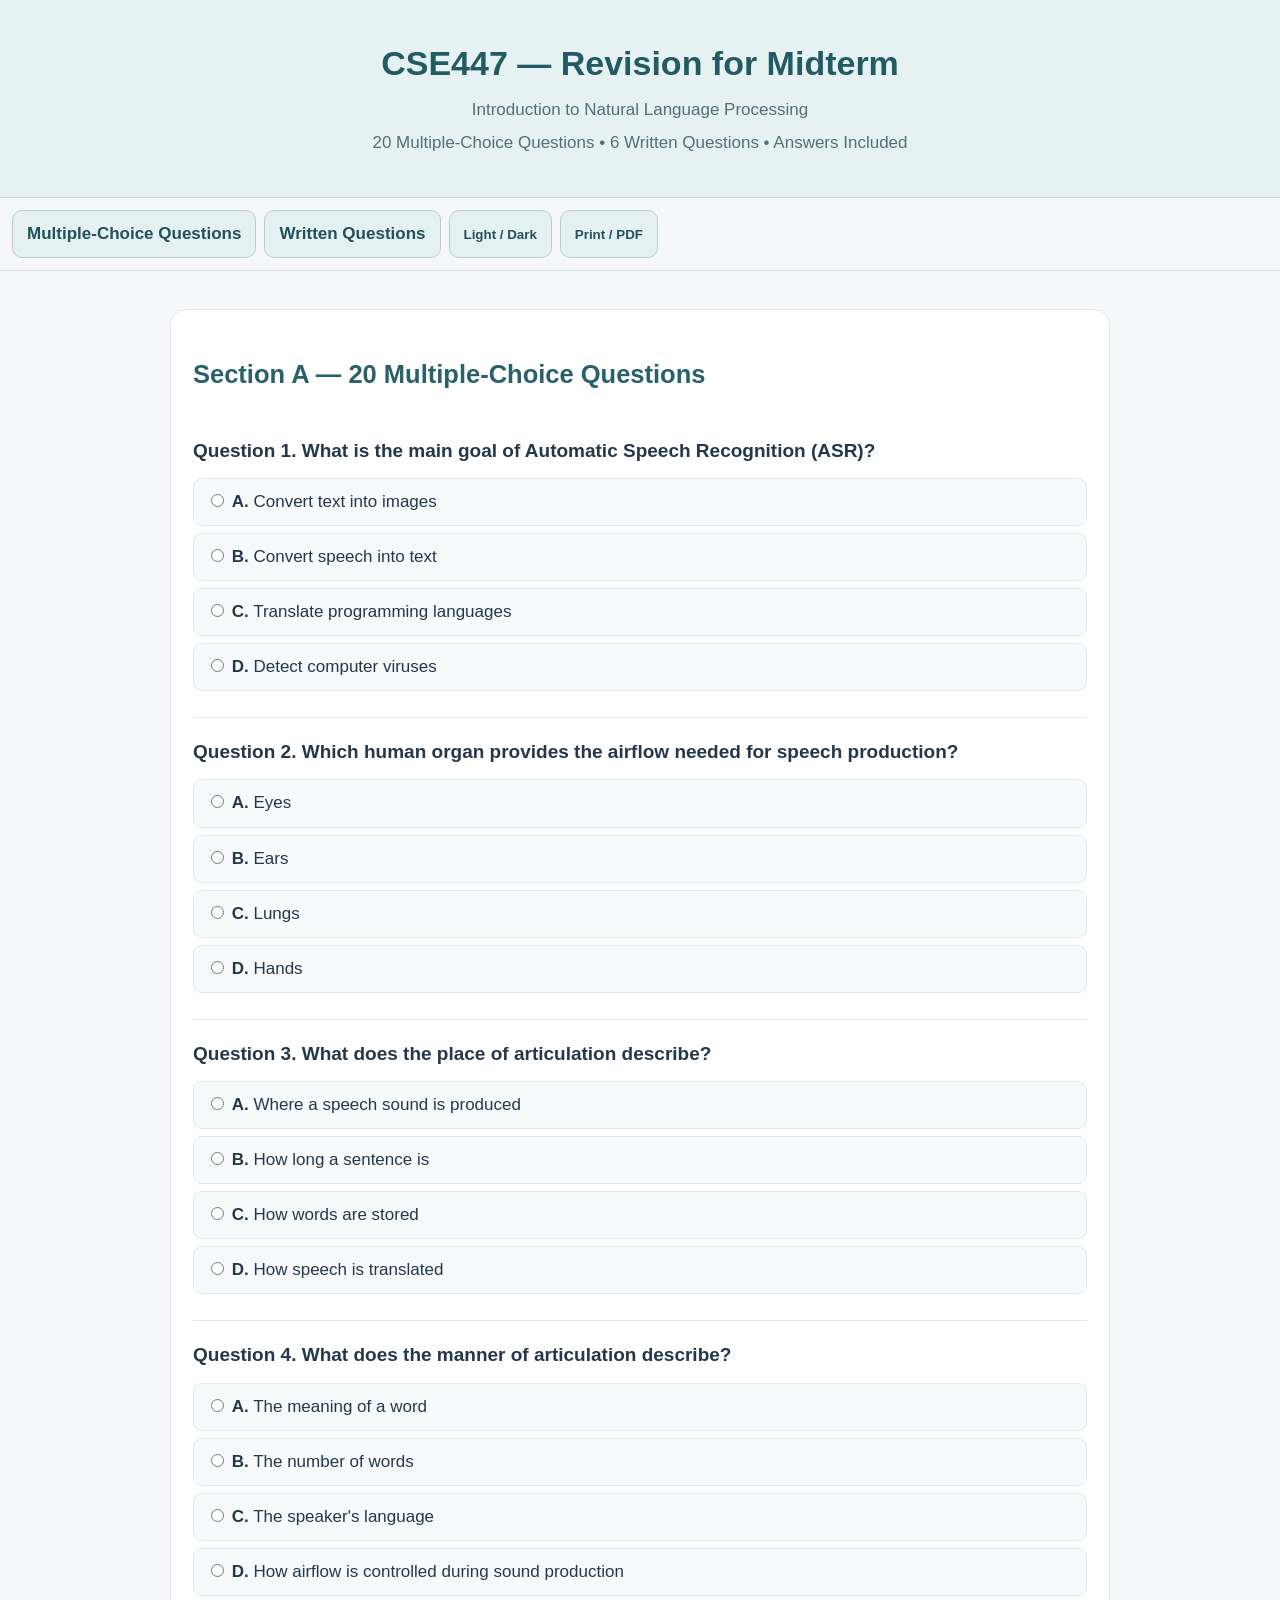
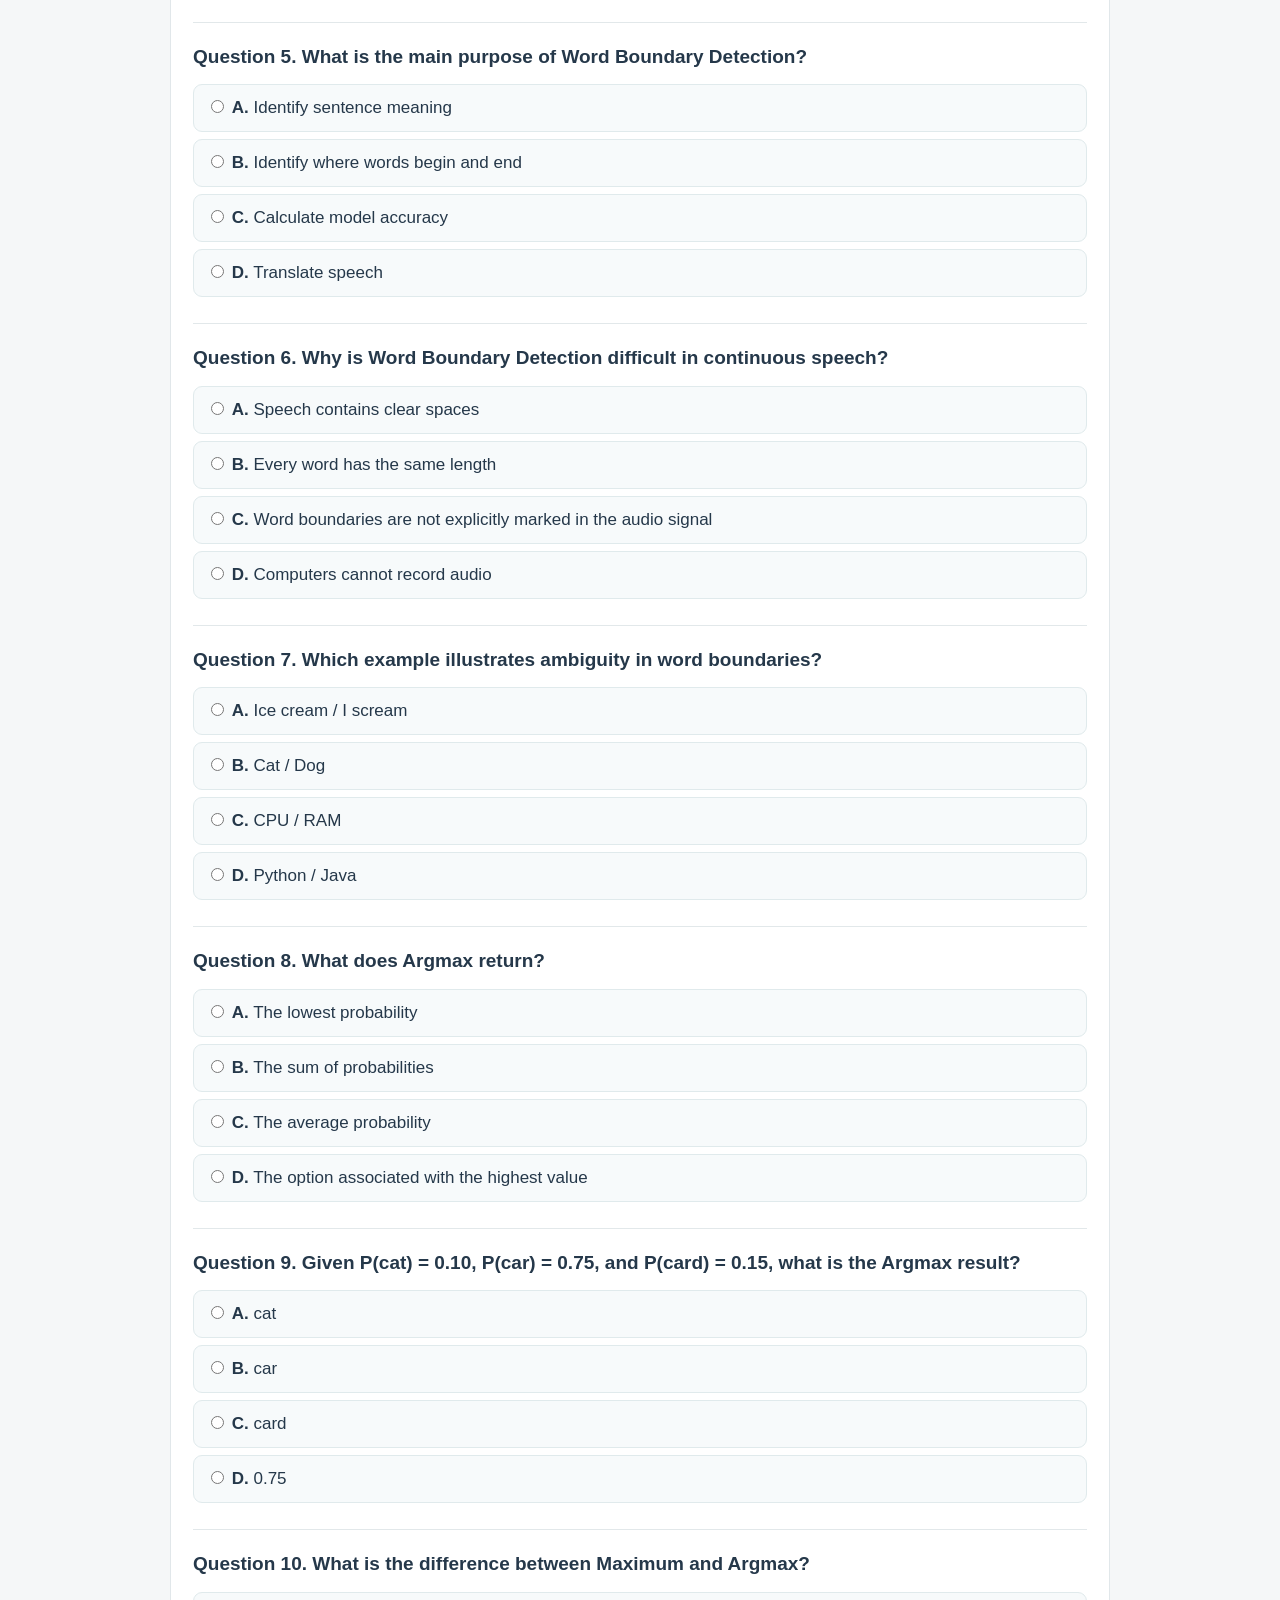
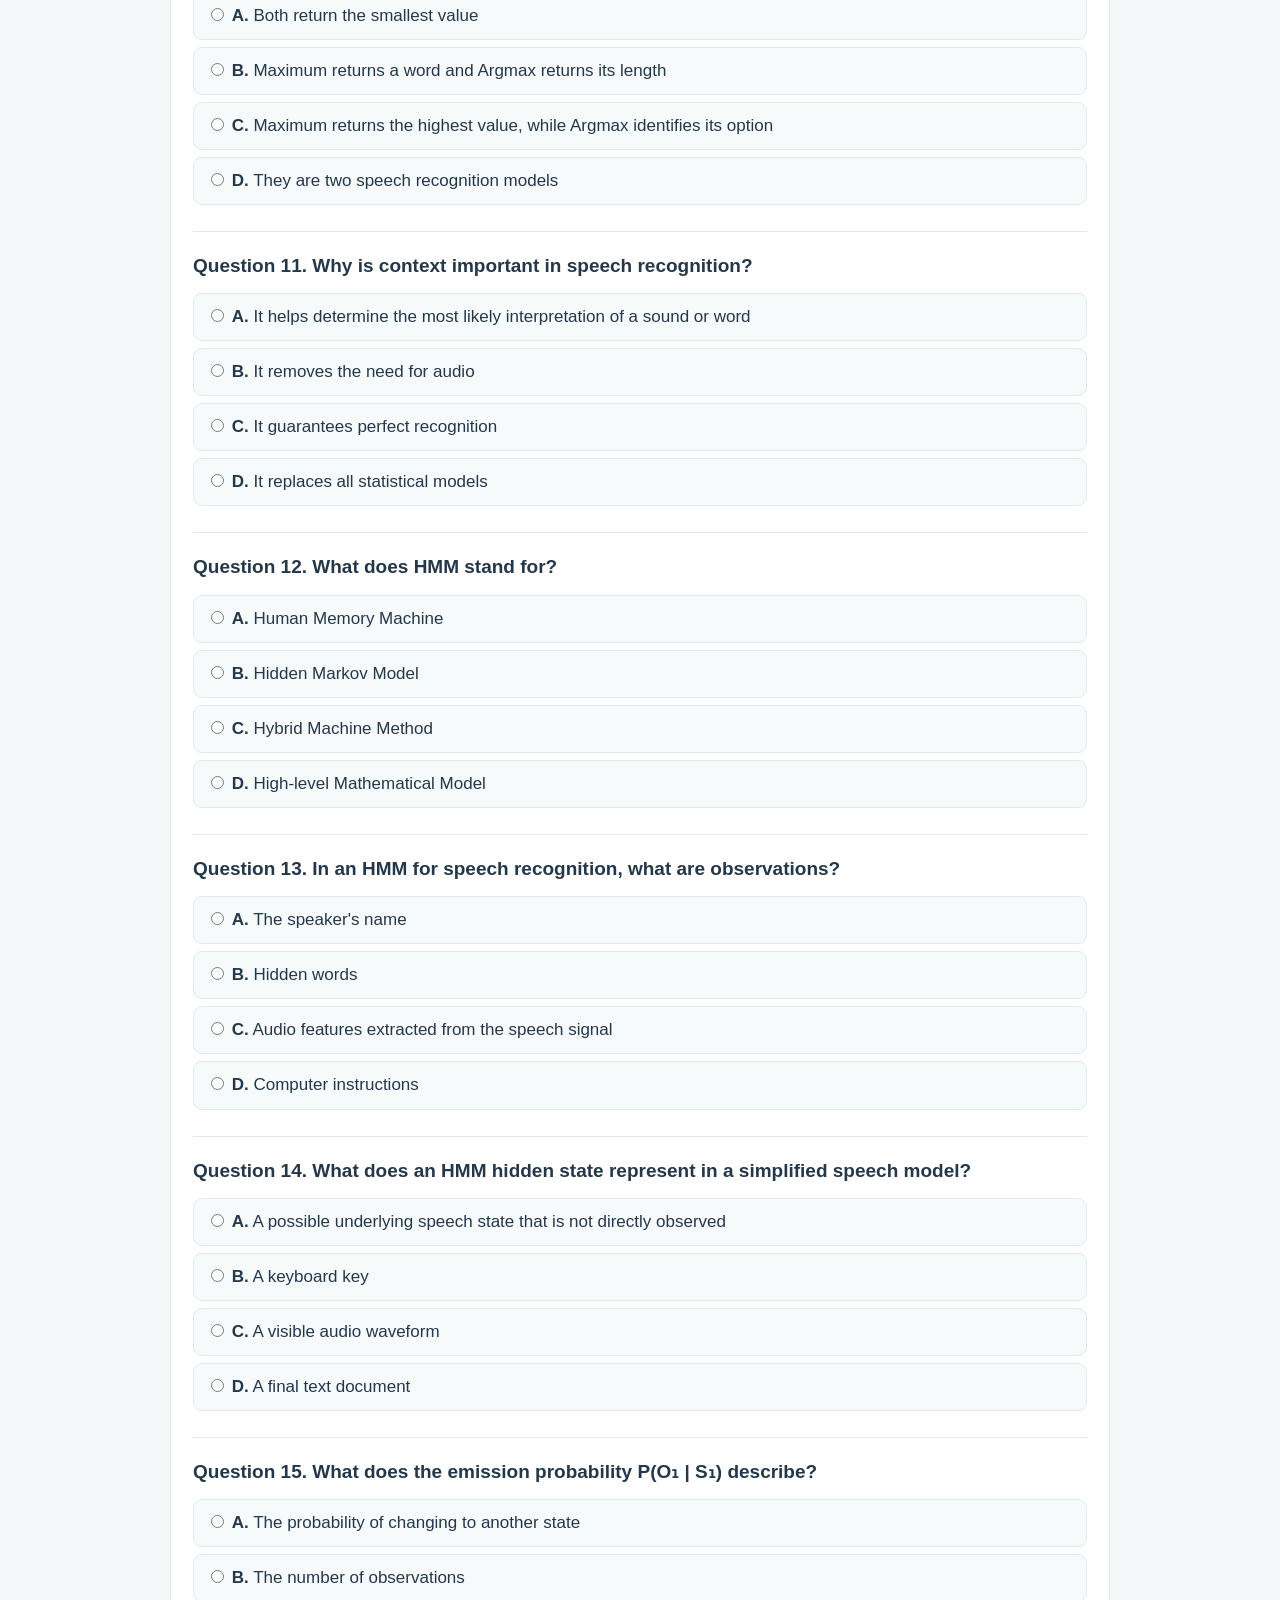
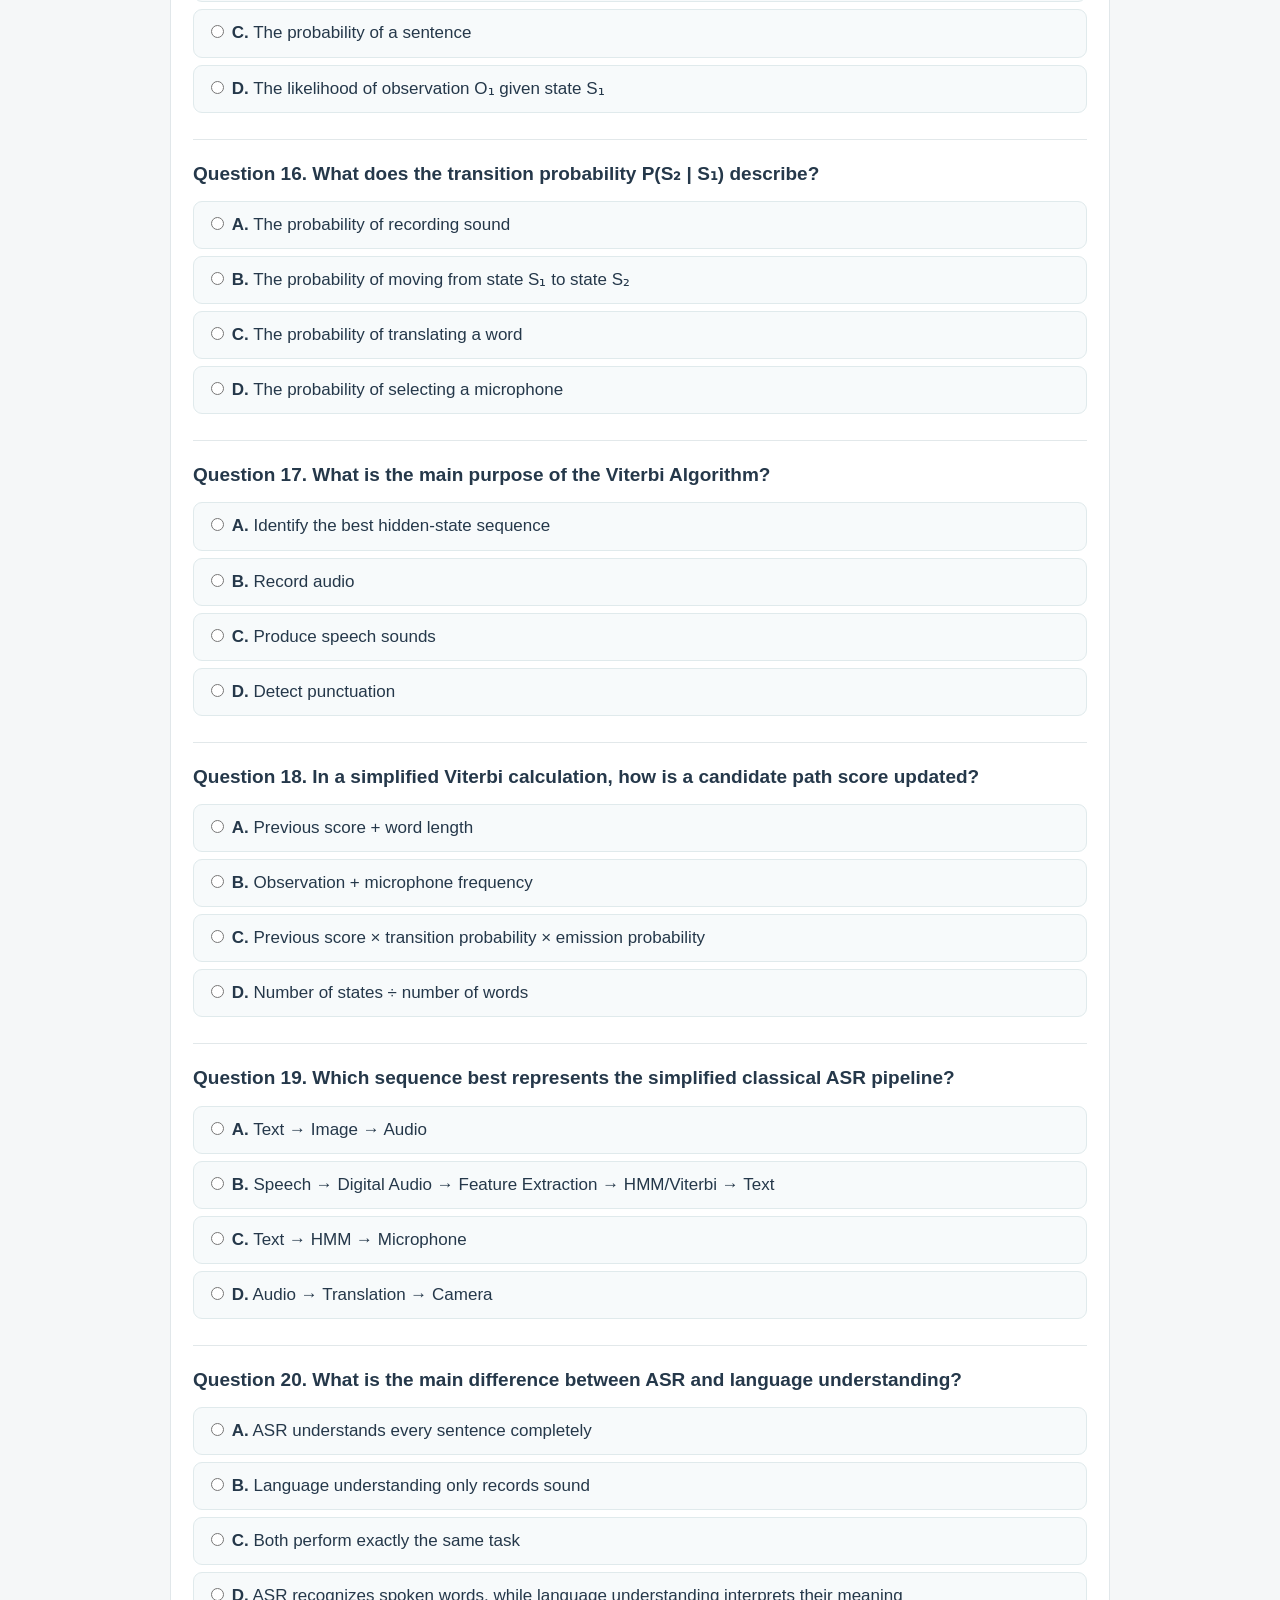
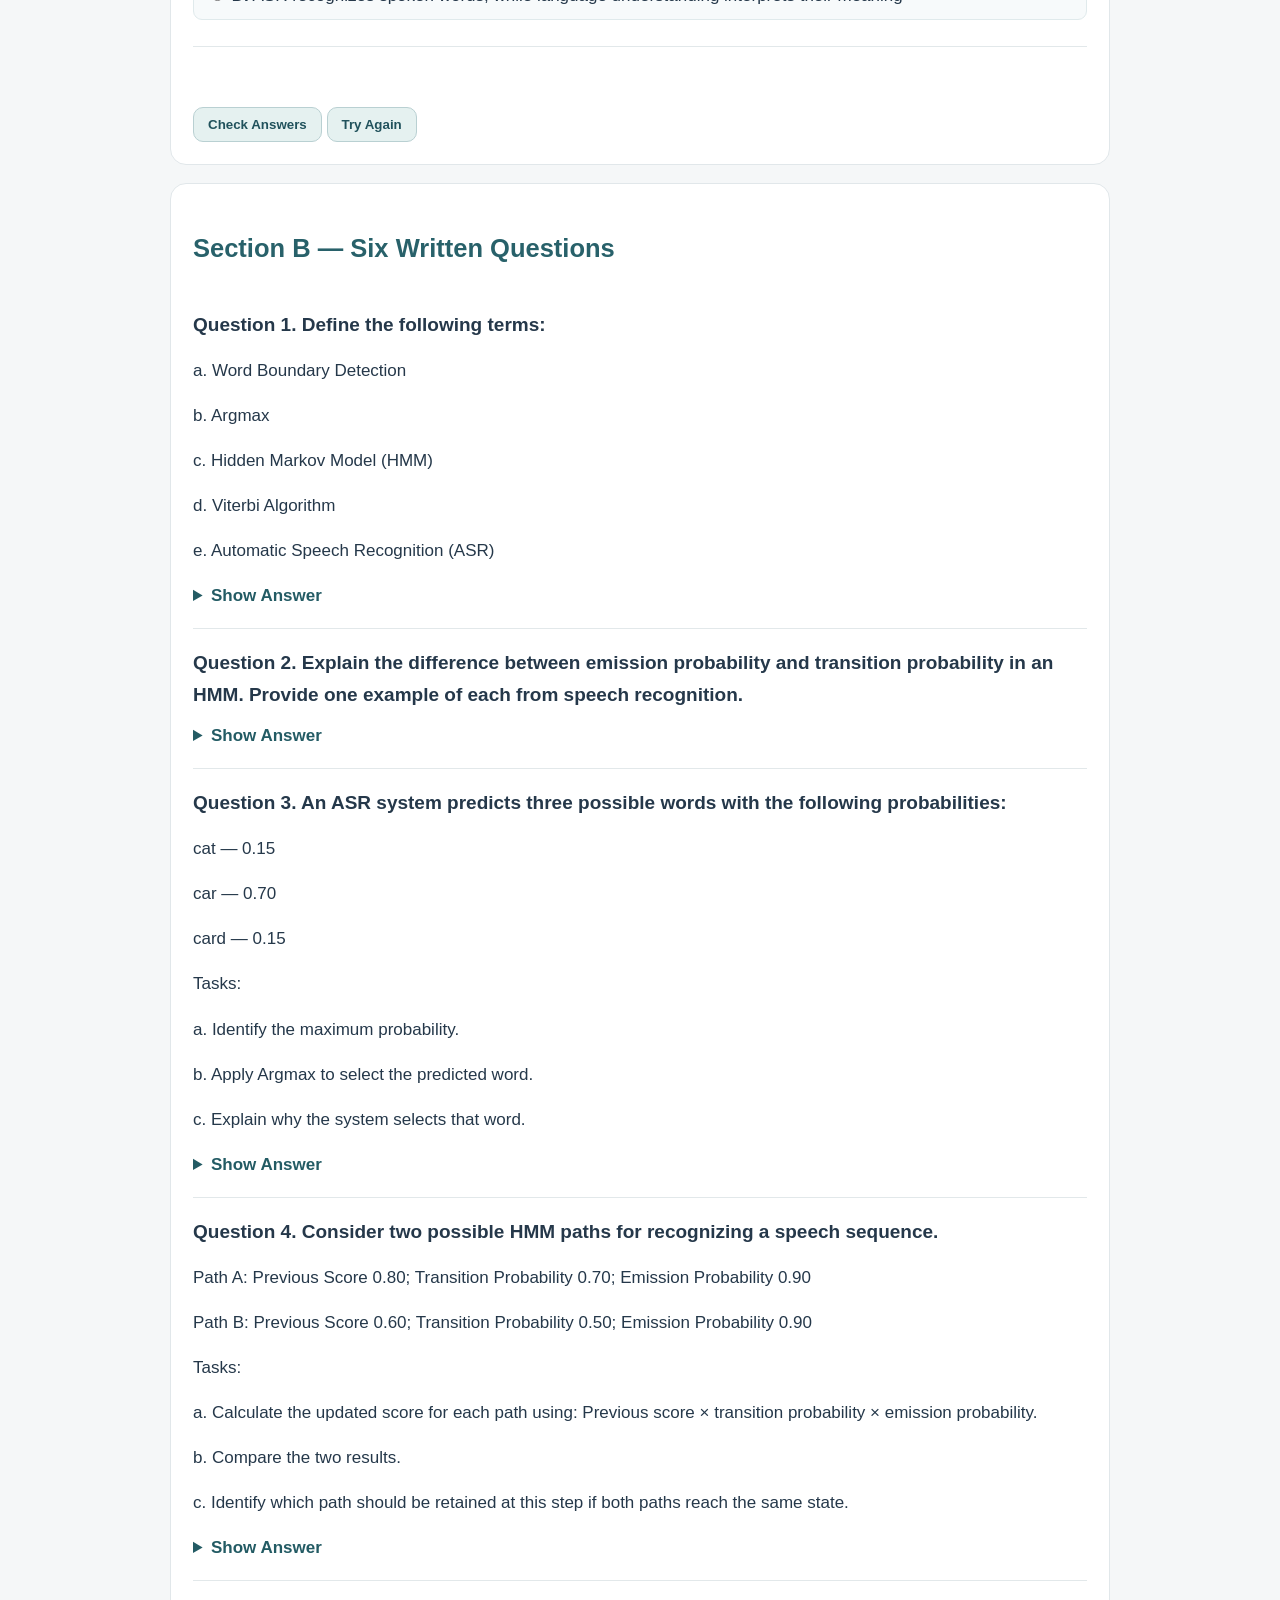
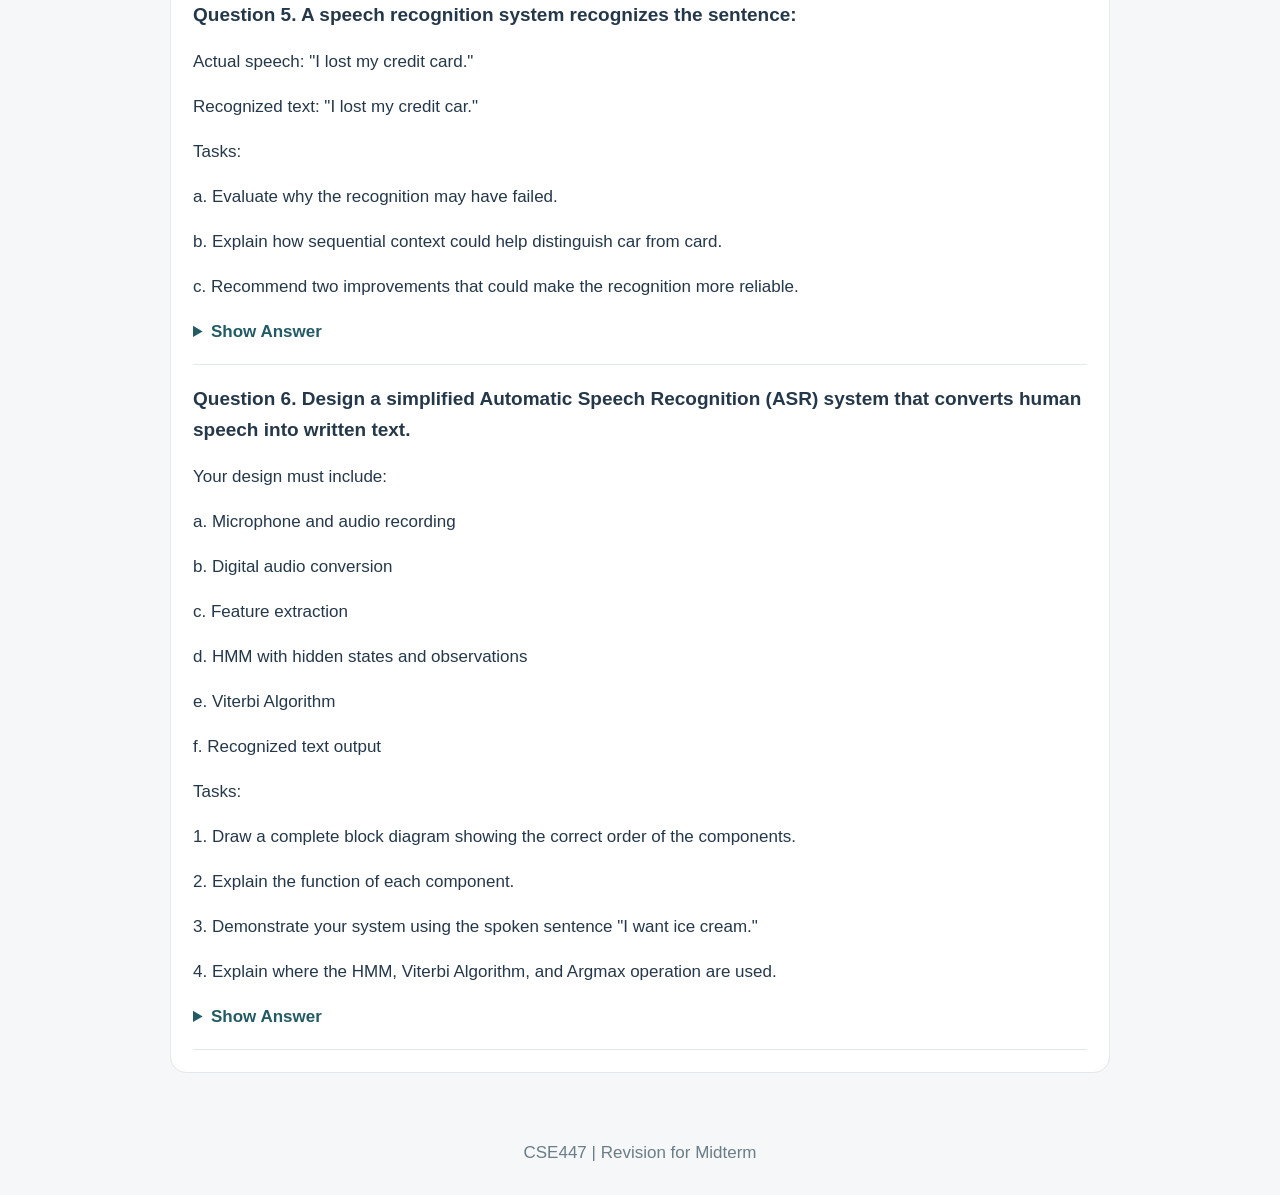
<file: Revision-for-Midterm/index.html>
<!doctype html><html lang="en"><head><meta charset="utf-8"><meta name="viewport" content="width=device-width, initial-scale=1"><title>CSE447 — Revision for Midterm</title><style>*{box-sizing:border-box}body{margin:0;background:#f5f7f8;color:#25384a;font:17px/1.65 Arial,sans-serif}header{background:#e6f1f1;padding:35px 20px;border-bottom:1px solid #cbdedd;text-align:center}header h1{margin:0;color:#235b64}header p{margin:5px;color:#536f77}main{max-width:980px;margin:auto;padding:20px}nav{position:sticky;top:0;display:flex;gap:8px;flex-wrap:wrap;background:#f5f7f8;padding:12px;z-index:5;border-bottom:1px solid #d6e0e2}button,nav a{border:1px solid #b9d0d2;border-radius:10px;padding:9px 14px;background:#e5f1f0;color:#21525c;text-decoration:none;cursor:pointer;font-weight:bold}.section{background:white;border:1px solid #e1e7ea;border-radius:16px;padding:22px;margin:18px 0}.section h2{color:#28616a}.question{padding:18px 0;border-bottom:1px solid #e2e8ea}.question h3{font-size:19px;margin:0 0 12px}.question label{display:block;padding:9px 12px;margin:7px 0;background:#f7fafb;border:1px solid #e0eaec;border-radius:9px;cursor:pointer}.question label:has(input:checked){background:#e5f2f0;border-color:#7cb3af}.feedback{font-weight:bold;color:#28616a;margin-top:8px}.answer{background:#f0f7f5;border-left:4px solid #6ca6a0;border-radius:9px;padding:10px 16px;margin-top:10px}summary{cursor:pointer;color:#235b64;font-weight:bold}.score{font-size:20px;font-weight:bold;padding:10px 0}footer{text-align:center;color:#6b7d87;padding:28px}body.dark{background:#14212b;color:#e7eef2}body.dark header{background:#203740}body.dark header h1{color:#c7e9e5}body.dark header p{color:#b8d0d3}body.dark nav{background:#14212b}body.dark .section{background:#1d2e38;border-color:#344852}body.dark .question label{background:#243943;border-color:#3a535d}body.dark .question label:has(input:checked),body.dark .answer{background:#294a49}body.dark .section h2,body.dark summary{color:#a9d8d1}@media print{nav,button{display:none}.section{break-inside:auto}.question{break-inside:avoid}}</style></head><body><header><h1>CSE447 — Revision for Midterm</h1><p>Introduction to Natural Language Processing</p><p>20 Multiple-Choice Questions • 6 Written Questions • Answers Included</p></header><nav><a href="#mcqs">Multiple-Choice Questions</a><a href="#written">Written Questions</a><button onclick="document.body.classList.toggle('dark')">Light / Dark</button><button onclick="window.print()">Print / PDF</button></nav><main><section class="section" id="mcqs"><h2>Section A — 20 Multiple-Choice Questions</h2><article class="question" id="mcq1"><h3>Question 1. What is the main goal of Automatic Speech Recognition (ASR)?</h3><label><input type="radio" name="q1" value="A"> <b>A.</b> Convert text into images</label><label><input type="radio" name="q1" value="B"> <b>B.</b> Convert speech into text</label><label><input type="radio" name="q1" value="C"> <b>C.</b> Translate programming languages</label><label><input type="radio" name="q1" value="D"> <b>D.</b> Detect computer viruses</label><div class="feedback" id="f1"></div></article><article class="question" id="mcq2"><h3>Question 2. Which human organ provides the airflow needed for speech production?</h3><label><input type="radio" name="q2" value="A"> <b>A.</b> Eyes</label><label><input type="radio" name="q2" value="B"> <b>B.</b> Ears</label><label><input type="radio" name="q2" value="C"> <b>C.</b> Lungs</label><label><input type="radio" name="q2" value="D"> <b>D.</b> Hands</label><div class="feedback" id="f2"></div></article><article class="question" id="mcq3"><h3>Question 3. What does the place of articulation describe?</h3><label><input type="radio" name="q3" value="A"> <b>A.</b> Where a speech sound is produced</label><label><input type="radio" name="q3" value="B"> <b>B.</b> How long a sentence is</label><label><input type="radio" name="q3" value="C"> <b>C.</b> How words are stored</label><label><input type="radio" name="q3" value="D"> <b>D.</b> How speech is translated</label><div class="feedback" id="f3"></div></article><article class="question" id="mcq4"><h3>Question 4. What does the manner of articulation describe?</h3><label><input type="radio" name="q4" value="A"> <b>A.</b> The meaning of a word</label><label><input type="radio" name="q4" value="B"> <b>B.</b> The number of words</label><label><input type="radio" name="q4" value="C"> <b>C.</b> The speaker&#x27;s language</label><label><input type="radio" name="q4" value="D"> <b>D.</b> How airflow is controlled during sound production</label><div class="feedback" id="f4"></div></article><article class="question" id="mcq5"><h3>Question 5. What is the main purpose of Word Boundary Detection?</h3><label><input type="radio" name="q5" value="A"> <b>A.</b> Identify sentence meaning</label><label><input type="radio" name="q5" value="B"> <b>B.</b> Identify where words begin and end</label><label><input type="radio" name="q5" value="C"> <b>C.</b> Calculate model accuracy</label><label><input type="radio" name="q5" value="D"> <b>D.</b> Translate speech</label><div class="feedback" id="f5"></div></article><article class="question" id="mcq6"><h3>Question 6. Why is Word Boundary Detection difficult in continuous speech?</h3><label><input type="radio" name="q6" value="A"> <b>A.</b> Speech contains clear spaces</label><label><input type="radio" name="q6" value="B"> <b>B.</b> Every word has the same length</label><label><input type="radio" name="q6" value="C"> <b>C.</b> Word boundaries are not explicitly marked in the audio signal</label><label><input type="radio" name="q6" value="D"> <b>D.</b> Computers cannot record audio</label><div class="feedback" id="f6"></div></article><article class="question" id="mcq7"><h3>Question 7. Which example illustrates ambiguity in word boundaries?</h3><label><input type="radio" name="q7" value="A"> <b>A.</b> Ice cream / I scream</label><label><input type="radio" name="q7" value="B"> <b>B.</b> Cat / Dog</label><label><input type="radio" name="q7" value="C"> <b>C.</b> CPU / RAM</label><label><input type="radio" name="q7" value="D"> <b>D.</b> Python / Java</label><div class="feedback" id="f7"></div></article><article class="question" id="mcq8"><h3>Question 8. What does Argmax return?</h3><label><input type="radio" name="q8" value="A"> <b>A.</b> The lowest probability</label><label><input type="radio" name="q8" value="B"> <b>B.</b> The sum of probabilities</label><label><input type="radio" name="q8" value="C"> <b>C.</b> The average probability</label><label><input type="radio" name="q8" value="D"> <b>D.</b> The option associated with the highest value</label><div class="feedback" id="f8"></div></article><article class="question" id="mcq9"><h3>Question 9. Given P(cat) = 0.10, P(car) = 0.75, and P(card) = 0.15, what is the Argmax result?</h3><label><input type="radio" name="q9" value="A"> <b>A.</b> cat</label><label><input type="radio" name="q9" value="B"> <b>B.</b> car</label><label><input type="radio" name="q9" value="C"> <b>C.</b> card</label><label><input type="radio" name="q9" value="D"> <b>D.</b> 0.75</label><div class="feedback" id="f9"></div></article><article class="question" id="mcq10"><h3>Question 10. What is the difference between Maximum and Argmax?</h3><label><input type="radio" name="q10" value="A"> <b>A.</b> Both return the smallest value</label><label><input type="radio" name="q10" value="B"> <b>B.</b> Maximum returns a word and Argmax returns its length</label><label><input type="radio" name="q10" value="C"> <b>C.</b> Maximum returns the highest value, while Argmax identifies its option</label><label><input type="radio" name="q10" value="D"> <b>D.</b> They are two speech recognition models</label><div class="feedback" id="f10"></div></article><article class="question" id="mcq11"><h3>Question 11. Why is context important in speech recognition?</h3><label><input type="radio" name="q11" value="A"> <b>A.</b> It helps determine the most likely interpretation of a sound or word</label><label><input type="radio" name="q11" value="B"> <b>B.</b> It removes the need for audio</label><label><input type="radio" name="q11" value="C"> <b>C.</b> It guarantees perfect recognition</label><label><input type="radio" name="q11" value="D"> <b>D.</b> It replaces all statistical models</label><div class="feedback" id="f11"></div></article><article class="question" id="mcq12"><h3>Question 12. What does HMM stand for?</h3><label><input type="radio" name="q12" value="A"> <b>A.</b> Human Memory Machine</label><label><input type="radio" name="q12" value="B"> <b>B.</b> Hidden Markov Model</label><label><input type="radio" name="q12" value="C"> <b>C.</b> Hybrid Machine Method</label><label><input type="radio" name="q12" value="D"> <b>D.</b> High-level Mathematical Model</label><div class="feedback" id="f12"></div></article><article class="question" id="mcq13"><h3>Question 13. In an HMM for speech recognition, what are observations?</h3><label><input type="radio" name="q13" value="A"> <b>A.</b> The speaker&#x27;s name</label><label><input type="radio" name="q13" value="B"> <b>B.</b> Hidden words</label><label><input type="radio" name="q13" value="C"> <b>C.</b> Audio features extracted from the speech signal</label><label><input type="radio" name="q13" value="D"> <b>D.</b> Computer instructions</label><div class="feedback" id="f13"></div></article><article class="question" id="mcq14"><h3>Question 14. What does an HMM hidden state represent in a simplified speech model?</h3><label><input type="radio" name="q14" value="A"> <b>A.</b> A possible underlying speech state that is not directly observed</label><label><input type="radio" name="q14" value="B"> <b>B.</b> A keyboard key</label><label><input type="radio" name="q14" value="C"> <b>C.</b> A visible audio waveform</label><label><input type="radio" name="q14" value="D"> <b>D.</b> A final text document</label><div class="feedback" id="f14"></div></article><article class="question" id="mcq15"><h3>Question 15. What does the emission probability P(O₁ | S₁) describe?</h3><label><input type="radio" name="q15" value="A"> <b>A.</b> The probability of changing to another state</label><label><input type="radio" name="q15" value="B"> <b>B.</b> The number of observations</label><label><input type="radio" name="q15" value="C"> <b>C.</b> The probability of a sentence</label><label><input type="radio" name="q15" value="D"> <b>D.</b> The likelihood of observation O₁ given state S₁</label><div class="feedback" id="f15"></div></article><article class="question" id="mcq16"><h3>Question 16. What does the transition probability P(S₂ | S₁) describe?</h3><label><input type="radio" name="q16" value="A"> <b>A.</b> The probability of recording sound</label><label><input type="radio" name="q16" value="B"> <b>B.</b> The probability of moving from state S₁ to state S₂</label><label><input type="radio" name="q16" value="C"> <b>C.</b> The probability of translating a word</label><label><input type="radio" name="q16" value="D"> <b>D.</b> The probability of selecting a microphone</label><div class="feedback" id="f16"></div></article><article class="question" id="mcq17"><h3>Question 17. What is the main purpose of the Viterbi Algorithm?</h3><label><input type="radio" name="q17" value="A"> <b>A.</b> Identify the best hidden-state sequence</label><label><input type="radio" name="q17" value="B"> <b>B.</b> Record audio</label><label><input type="radio" name="q17" value="C"> <b>C.</b> Produce speech sounds</label><label><input type="radio" name="q17" value="D"> <b>D.</b> Detect punctuation</label><div class="feedback" id="f17"></div></article><article class="question" id="mcq18"><h3>Question 18. In a simplified Viterbi calculation, how is a candidate path score updated?</h3><label><input type="radio" name="q18" value="A"> <b>A.</b> Previous score + word length</label><label><input type="radio" name="q18" value="B"> <b>B.</b> Observation + microphone frequency</label><label><input type="radio" name="q18" value="C"> <b>C.</b> Previous score × transition probability × emission probability</label><label><input type="radio" name="q18" value="D"> <b>D.</b> Number of states ÷ number of words</label><div class="feedback" id="f18"></div></article><article class="question" id="mcq19"><h3>Question 19. Which sequence best represents the simplified classical ASR pipeline?</h3><label><input type="radio" name="q19" value="A"> <b>A.</b> Text → Image → Audio</label><label><input type="radio" name="q19" value="B"> <b>B.</b> Speech → Digital Audio → Feature Extraction → HMM/Viterbi → Text</label><label><input type="radio" name="q19" value="C"> <b>C.</b> Text → HMM → Microphone</label><label><input type="radio" name="q19" value="D"> <b>D.</b> Audio → Translation → Camera</label><div class="feedback" id="f19"></div></article><article class="question" id="mcq20"><h3>Question 20. What is the main difference between ASR and language understanding?</h3><label><input type="radio" name="q20" value="A"> <b>A.</b> ASR understands every sentence completely</label><label><input type="radio" name="q20" value="B"> <b>B.</b> Language understanding only records sound</label><label><input type="radio" name="q20" value="C"> <b>C.</b> Both perform exactly the same task</label><label><input type="radio" name="q20" value="D"> <b>D.</b> ASR recognizes spoken words, while language understanding interprets their meaning</label><div class="feedback" id="f20"></div></article><p class="score" id="score"></p><button onclick="grade()">Check Answers</button> <button onclick="resetAll()">Try Again</button></section><section class="section" id="written"><h2>Section B — Six Written Questions</h2><article class="question"><h3>Question 1. Define the following terms:</h3><p>a. Word Boundary Detection</p><p>b. Argmax</p><p>c. Hidden Markov Model (HMM)</p><p>d. Viterbi Algorithm</p><p>e. Automatic Speech Recognition (ASR)</p><details><summary>Show Answer</summary><div class="answer"><p>Word Boundary Detection: Identifying where words begin and end in text or speech.</p><p>Argmax: An operation that identifies the option associated with the highest value.</p><p>HMM: A probabilistic model that represents sequential data using hidden states and observations.</p><p>Viterbi Algorithm: An algorithm used to find the most likely sequence of hidden states.</p><p>ASR: A system that converts spoken language into written text.</p></div></details></article><article class="question"><h3>Question 2. Explain the difference between emission probability and transition probability in an HMM. Provide one example of each from speech recognition.</h3><details><summary>Show Answer</summary><div class="answer"><p>An emission probability describes how likely an observed audio feature is for a particular hidden speech state.</p><p>For example, P(O₁ | S₁) = 0.80 means the observation O₁ has probability 0.80 given state S₁.</p><p>A transition probability describes how likely the model is to move from one hidden state to another.</p><p>For example, P(S₂ | S₁) = 0.70 means the probability of moving from S₁ to S₂ is 0.70.</p><p>The HMM uses both probabilities to evaluate possible hidden-state sequences.</p></div></details></article><article class="question"><h3>Question 3. An ASR system predicts three possible words with the following probabilities:</h3><p>cat — 0.15</p><p>car — 0.70</p><p>card — 0.15</p><p>Tasks:</p><p>a. Identify the maximum probability.</p><p>b. Apply Argmax to select the predicted word.</p><p>c. Explain why the system selects that word.</p><details><summary>Show Answer</summary><div class="answer"><p>a. Maximum probability = 0.70.</p><p>b. Argmax = car.</p><p>c. The system selects car because it has the highest probability among the three candidate words.</p></div></details></article><article class="question"><h3>Question 4. Consider two possible HMM paths for recognizing a speech sequence.</h3><p>Path A: Previous Score 0.80; Transition Probability 0.70; Emission Probability 0.90</p><p>Path B: Previous Score 0.60; Transition Probability 0.50; Emission Probability 0.90</p><p>Tasks:</p><p>a. Calculate the updated score for each path using: Previous score × transition probability × emission probability.</p><p>b. Compare the two results.</p><p>c. Identify which path should be retained at this step if both paths reach the same state.</p><details><summary>Show Answer</summary><div class="answer"><p>Path A: 0.80 × 0.70 × 0.90 = 0.504.</p><p>Path B: 0.60 × 0.50 × 0.90 = 0.270.</p><p>Since 0.504 &gt; 0.270, Path A has the higher score and should be retained as the best candidate for that state at this step.</p></div></details></article><article class="question"><h3>Question 5. A speech recognition system recognizes the sentence:</h3><p>Actual speech: &quot;I lost my credit card.&quot;</p><p>Recognized text: &quot;I lost my credit car.&quot;</p><p>Tasks:</p><p>a. Evaluate why the recognition may have failed.</p><p>b. Explain how sequential context could help distinguish car from card.</p><p>c. Recommend two improvements that could make the recognition more reliable.</p><details><summary>Show Answer</summary><div class="answer"><p>a. The system may have confused similar acoustic patterns or failed to use enough contextual information.</p><p>b. The phrase &quot;credit card&quot; is more likely in this context than &quot;credit car&quot;. Context can therefore help the system select the appropriate word.</p><p>c. Two possible improvements are better acoustic modeling using more representative training data and stronger use of contextual or language-model information during recognition.</p></div></details></article><article class="question"><h3>Question 6. Design a simplified Automatic Speech Recognition (ASR) system that converts human speech into written text.</h3><p>Your design must include:</p><p>a. Microphone and audio recording</p><p>b. Digital audio conversion</p><p>c. Feature extraction</p><p>d. HMM with hidden states and observations</p><p>e. Viterbi Algorithm</p><p>f. Recognized text output</p><p>Tasks:</p><p>1. Draw a complete block diagram showing the correct order of the components.</p><p>2. Explain the function of each component.</p><p>3. Demonstrate your system using the spoken sentence &quot;I want ice cream.&quot;</p><p>4. Explain where the HMM, Viterbi Algorithm, and Argmax operation are used.</p><details><summary>Show Answer</summary><div class="answer"><p>A suitable simplified classical ASR design is:</p><p>Human Speech (&quot;I want ice cream.&quot;) → Microphone → Digital Audio → Feature Extraction → Observations → HMM (hidden states and probabilities) → Viterbi (most likely state sequence) → Recognized Text (&quot;I want ice cream.&quot;).</p><p>The microphone captures speech, digital conversion produces numerical audio samples, and feature extraction converts the audio into observations. The trained HMM provides hidden-state probabilities, while Viterbi searches for the most likely sequence. Argmax is the mathematical operation for choosing the highest-scoring option and can be used within decoding decisions. The final system produces recognized text.</p></div></details></article></section></main><footer>CSE447 | Revision for Midterm</footer><script>const qs=[{"n": 1, "q": "What is the main goal of Automatic Speech Recognition (ASR)?", "opts": ["Convert text into images", "Convert speech into text", "Translate programming languages", "Detect computer viruses"], "answer": "B"}, {"n": 2, "q": "Which human organ provides the airflow needed for speech production?", "opts": ["Eyes", "Ears", "Lungs", "Hands"], "answer": "C"}, {"n": 3, "q": "What does the place of articulation describe?", "opts": ["Where a speech sound is produced", "How long a sentence is", "How words are stored", "How speech is translated"], "answer": "A"}, {"n": 4, "q": "What does the manner of articulation describe?", "opts": ["The meaning of a word", "The number of words", "The speaker's language", "How airflow is controlled during sound production"], "answer": "D"}, {"n": 5, "q": "What is the main purpose of Word Boundary Detection?", "opts": ["Identify sentence meaning", "Identify where words begin and end", "Calculate model accuracy", "Translate speech"], "answer": "B"}, {"n": 6, "q": "Why is Word Boundary Detection difficult in continuous speech?", "opts": ["Speech contains clear spaces", "Every word has the same length", "Word boundaries are not explicitly marked in the audio signal", "Computers cannot record audio"], "answer": "C"}, {"n": 7, "q": "Which example illustrates ambiguity in word boundaries?", "opts": ["Ice cream / I scream", "Cat / Dog", "CPU / RAM", "Python / Java"], "answer": "A"}, {"n": 8, "q": "What does Argmax return?", "opts": ["The lowest probability", "The sum of probabilities", "The average probability", "The option associated with the highest value"], "answer": "D"}, {"n": 9, "q": "Given P(cat) = 0.10, P(car) = 0.75, and P(card) = 0.15, what is the Argmax result?", "opts": ["cat", "car", "card", "0.75"], "answer": "B"}, {"n": 10, "q": "What is the difference between Maximum and Argmax?", "opts": ["Both return the smallest value", "Maximum returns a word and Argmax returns its length", "Maximum returns the highest value, while Argmax identifies its option", "They are two speech recognition models"], "answer": "C"}, {"n": 11, "q": "Why is context important in speech recognition?", "opts": ["It helps determine the most likely interpretation of a sound or word", "It removes the need for audio", "It guarantees perfect recognition", "It replaces all statistical models"], "answer": "A"}, {"n": 12, "q": "What does HMM stand for?", "opts": ["Human Memory Machine", "Hidden Markov Model", "Hybrid Machine Method", "High-level Mathematical Model"], "answer": "B"}, {"n": 13, "q": "In an HMM for speech recognition, what are observations?", "opts": ["The speaker's name", "Hidden words", "Audio features extracted from the speech signal", "Computer instructions"], "answer": "C"}, {"n": 14, "q": "What does an HMM hidden state represent in a simplified speech model?", "opts": ["A possible underlying speech state that is not directly observed", "A keyboard key", "A visible audio waveform", "A final text document"], "answer": "A"}, {"n": 15, "q": "What does the emission probability P(O₁ | S₁) describe?", "opts": ["The probability of changing to another state", "The number of observations", "The probability of a sentence", "The likelihood of observation O₁ given state S₁"], "answer": "D"}, {"n": 16, "q": "What does the transition probability P(S₂ | S₁) describe?", "opts": ["The probability of recording sound", "The probability of moving from state S₁ to state S₂", "The probability of translating a word", "The probability of selecting a microphone"], "answer": "B"}, {"n": 17, "q": "What is the main purpose of the Viterbi Algorithm?", "opts": ["Identify the best hidden-state sequence", "Record audio", "Produce speech sounds", "Detect punctuation"], "answer": "A"}, {"n": 18, "q": "In a simplified Viterbi calculation, how is a candidate path score updated?", "opts": ["Previous score + word length", "Observation + microphone frequency", "Previous score × transition probability × emission probability", "Number of states ÷ number of words"], "answer": "C"}, {"n": 19, "q": "Which sequence best represents the simplified classical ASR pipeline?", "opts": ["Text → Image → Audio", "Speech → Digital Audio → Feature Extraction → HMM/Viterbi → Text", "Text → HMM → Microphone", "Audio → Translation → Camera"], "answer": "B"}, {"n": 20, "q": "What is the main difference between ASR and language understanding?", "opts": ["ASR understands every sentence completely", "Language understanding only records sound", "Both perform exactly the same task", "ASR recognizes spoken words, while language understanding interprets their meaning"], "answer": "D"}];function grade(){let n=0;for(const q of qs){const el=document.querySelector('input[name="q'+q.n+'"]:checked');const ok=el&&el.value===q.answer;if(ok)n++;document.getElementById('f'+q.n).textContent=(ok?'Correct. ':'')+'Correct answer: '+q.answer;}document.getElementById('score').textContent='Score: '+n+' / '+qs.length;}function resetAll(){document.querySelectorAll('input[type="radio"]').forEach(x=>x.checked=false);document.querySelectorAll('.feedback').forEach(x=>x.textContent='');document.getElementById('score').textContent='';}</script></body></html>
</file>
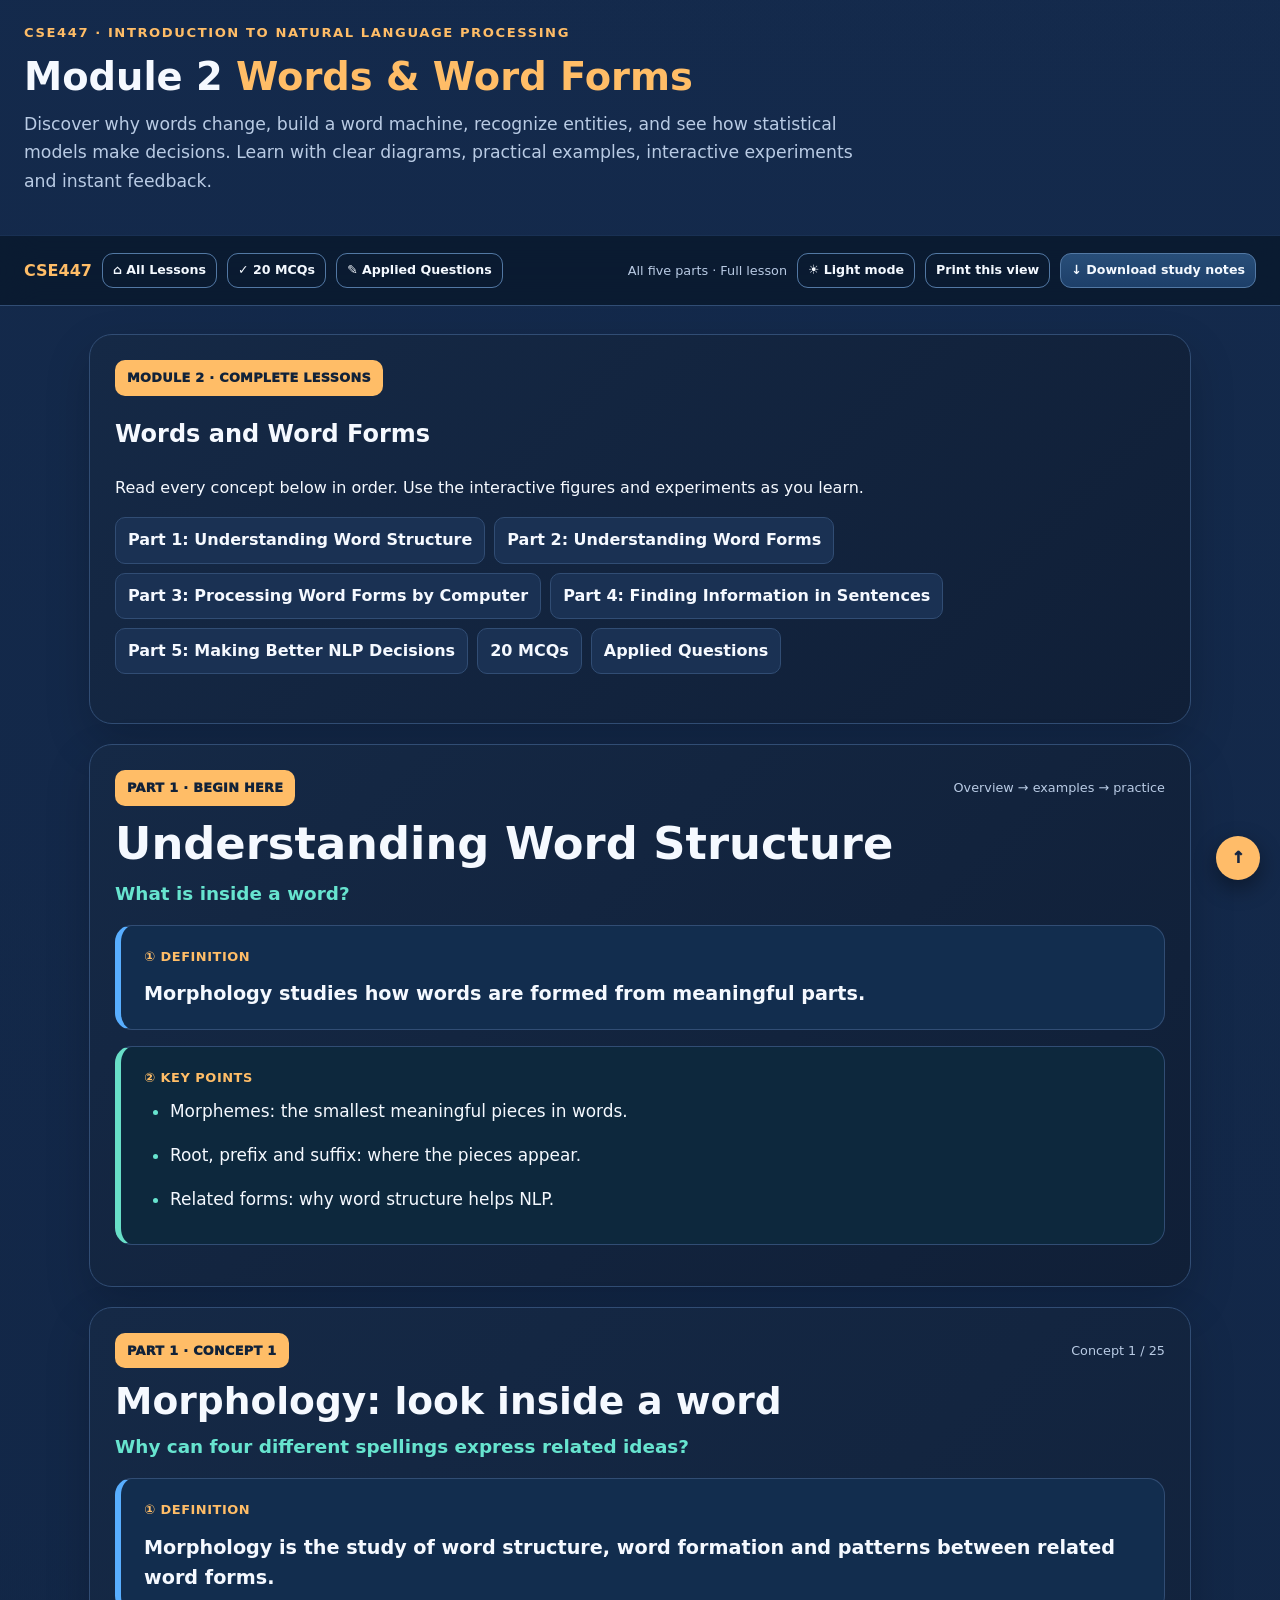
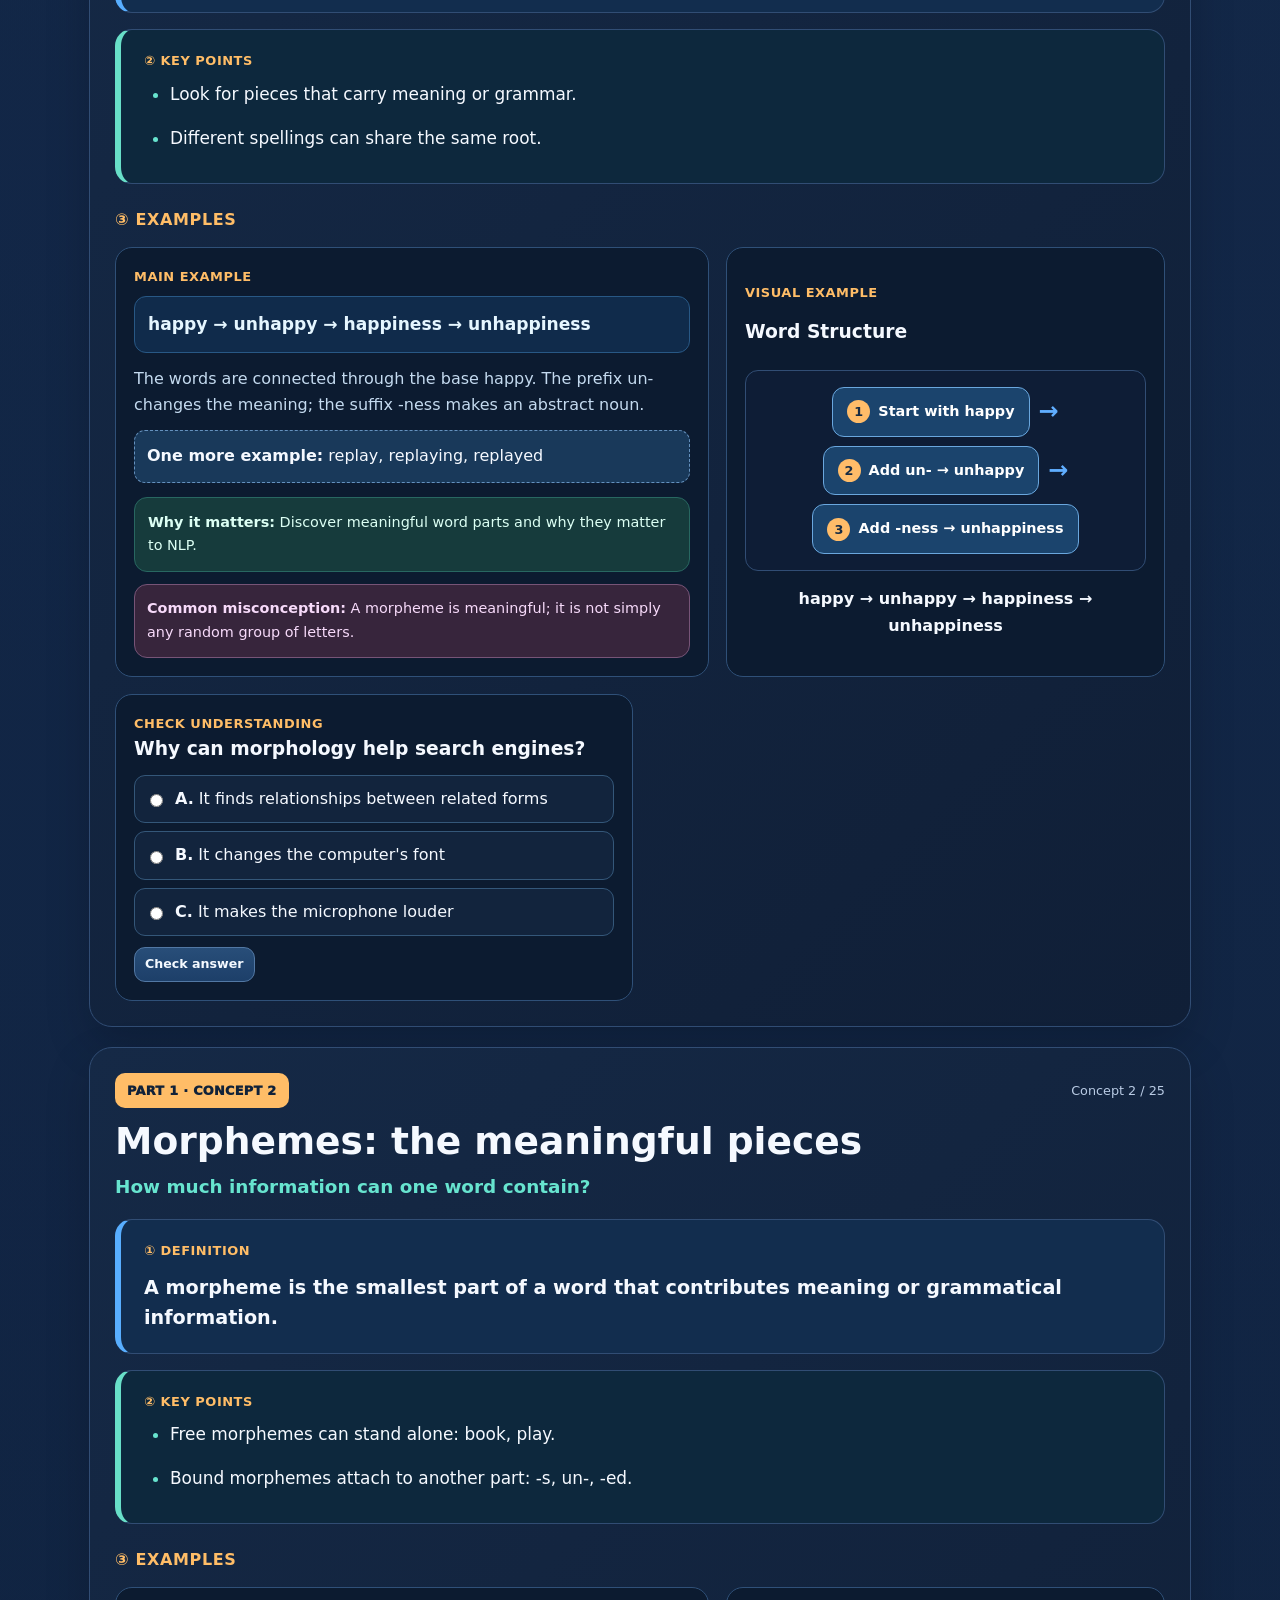
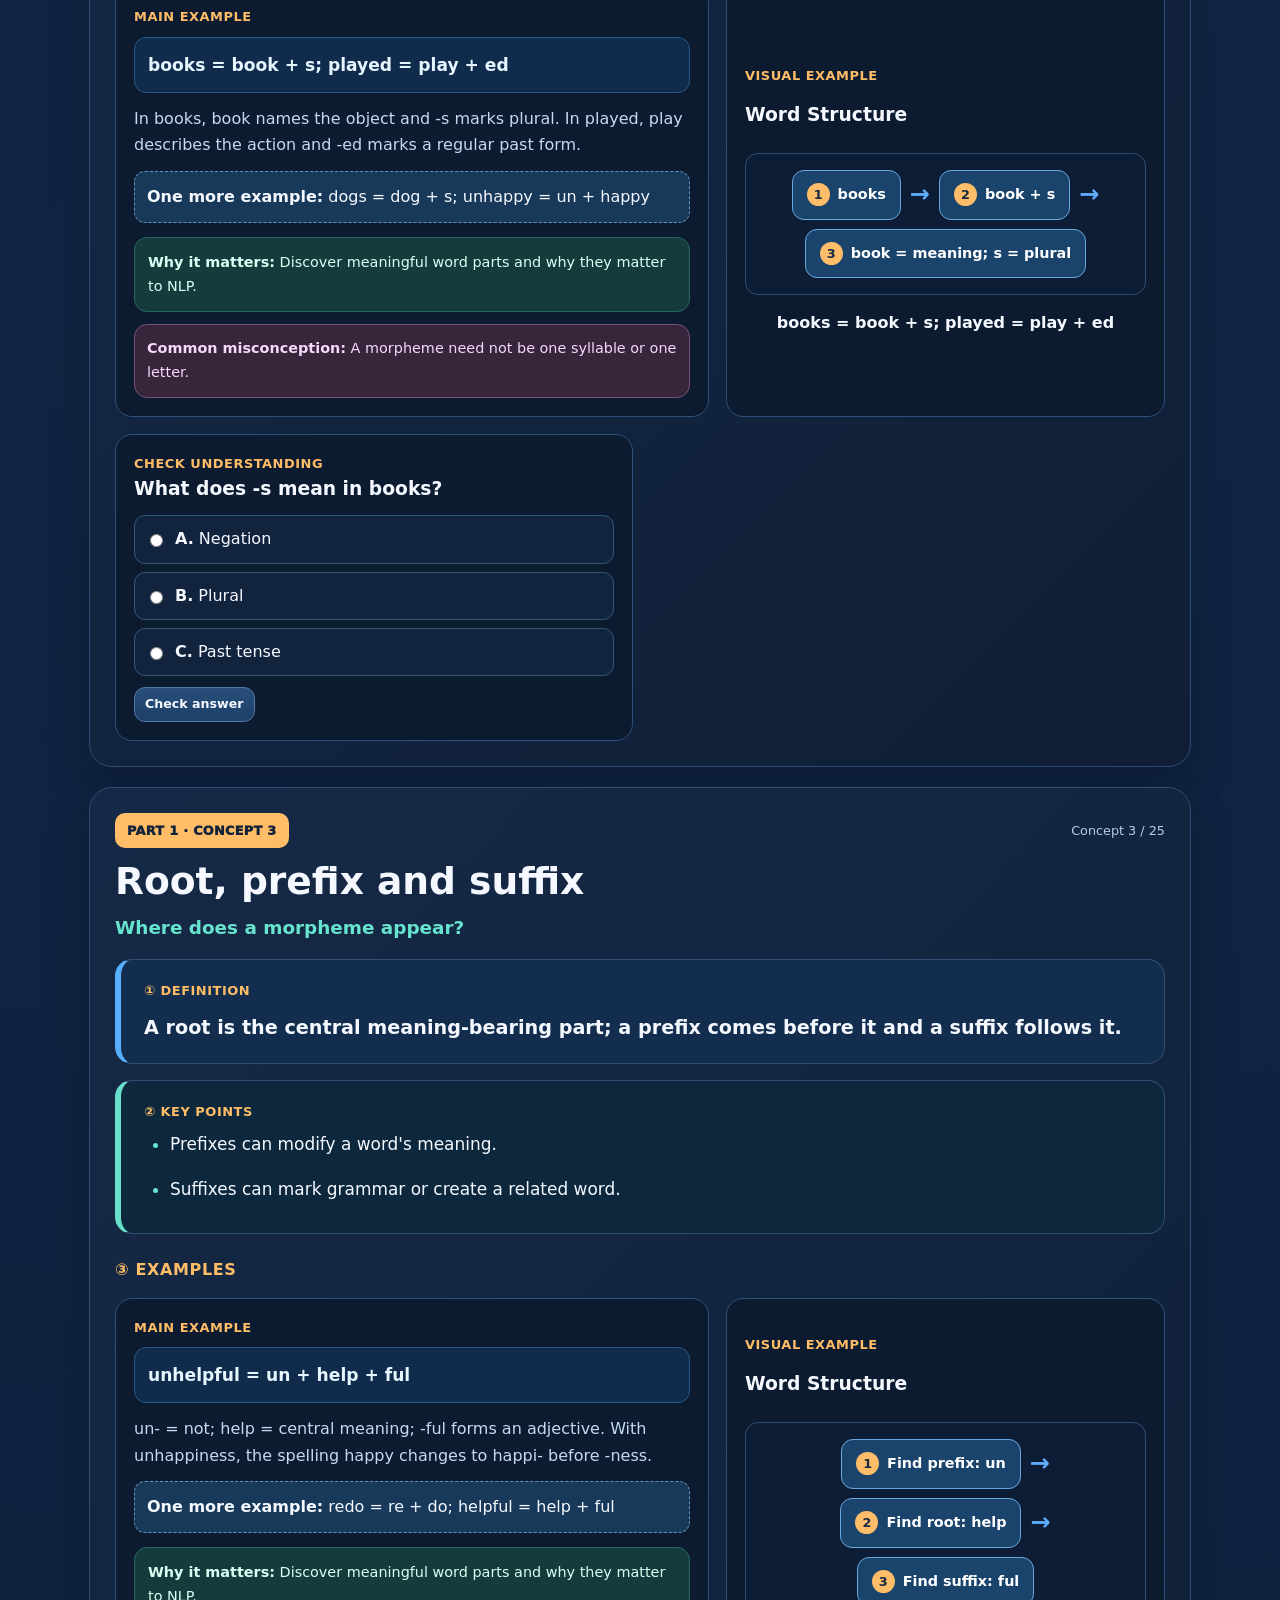
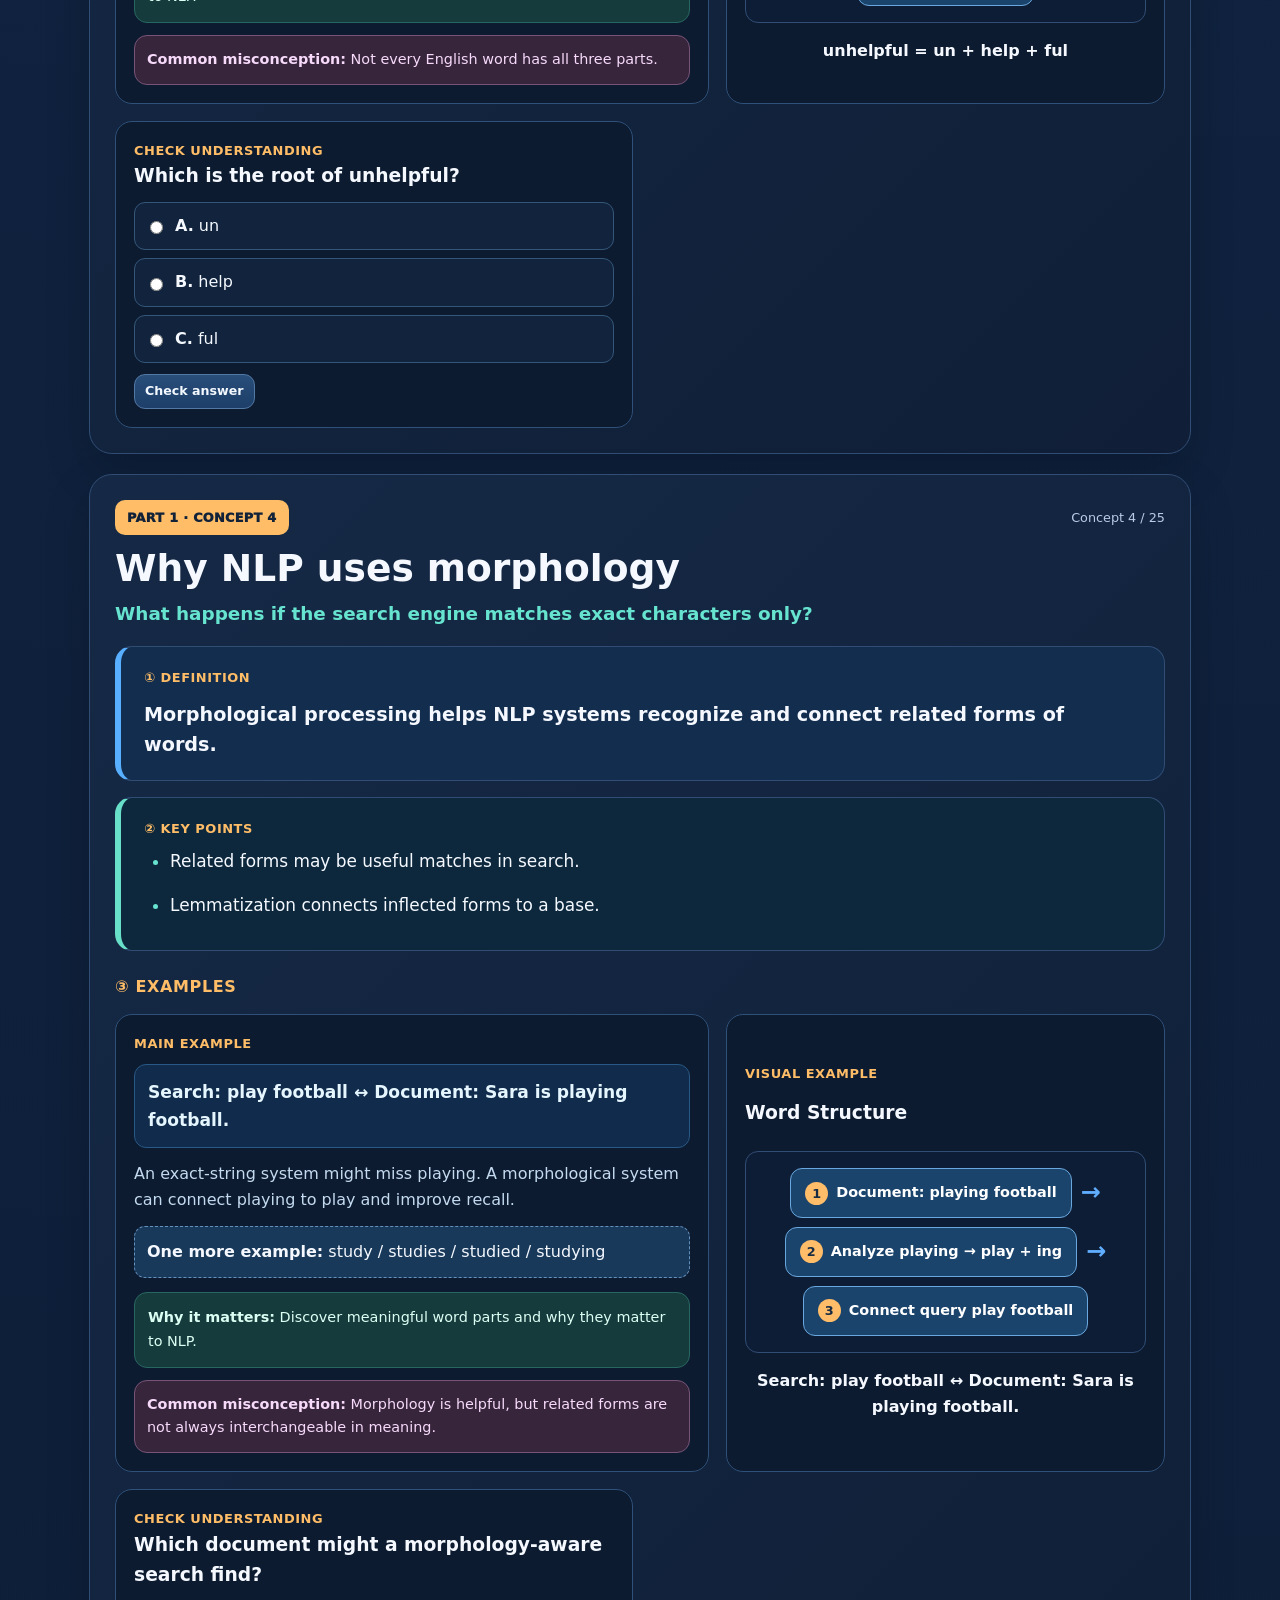
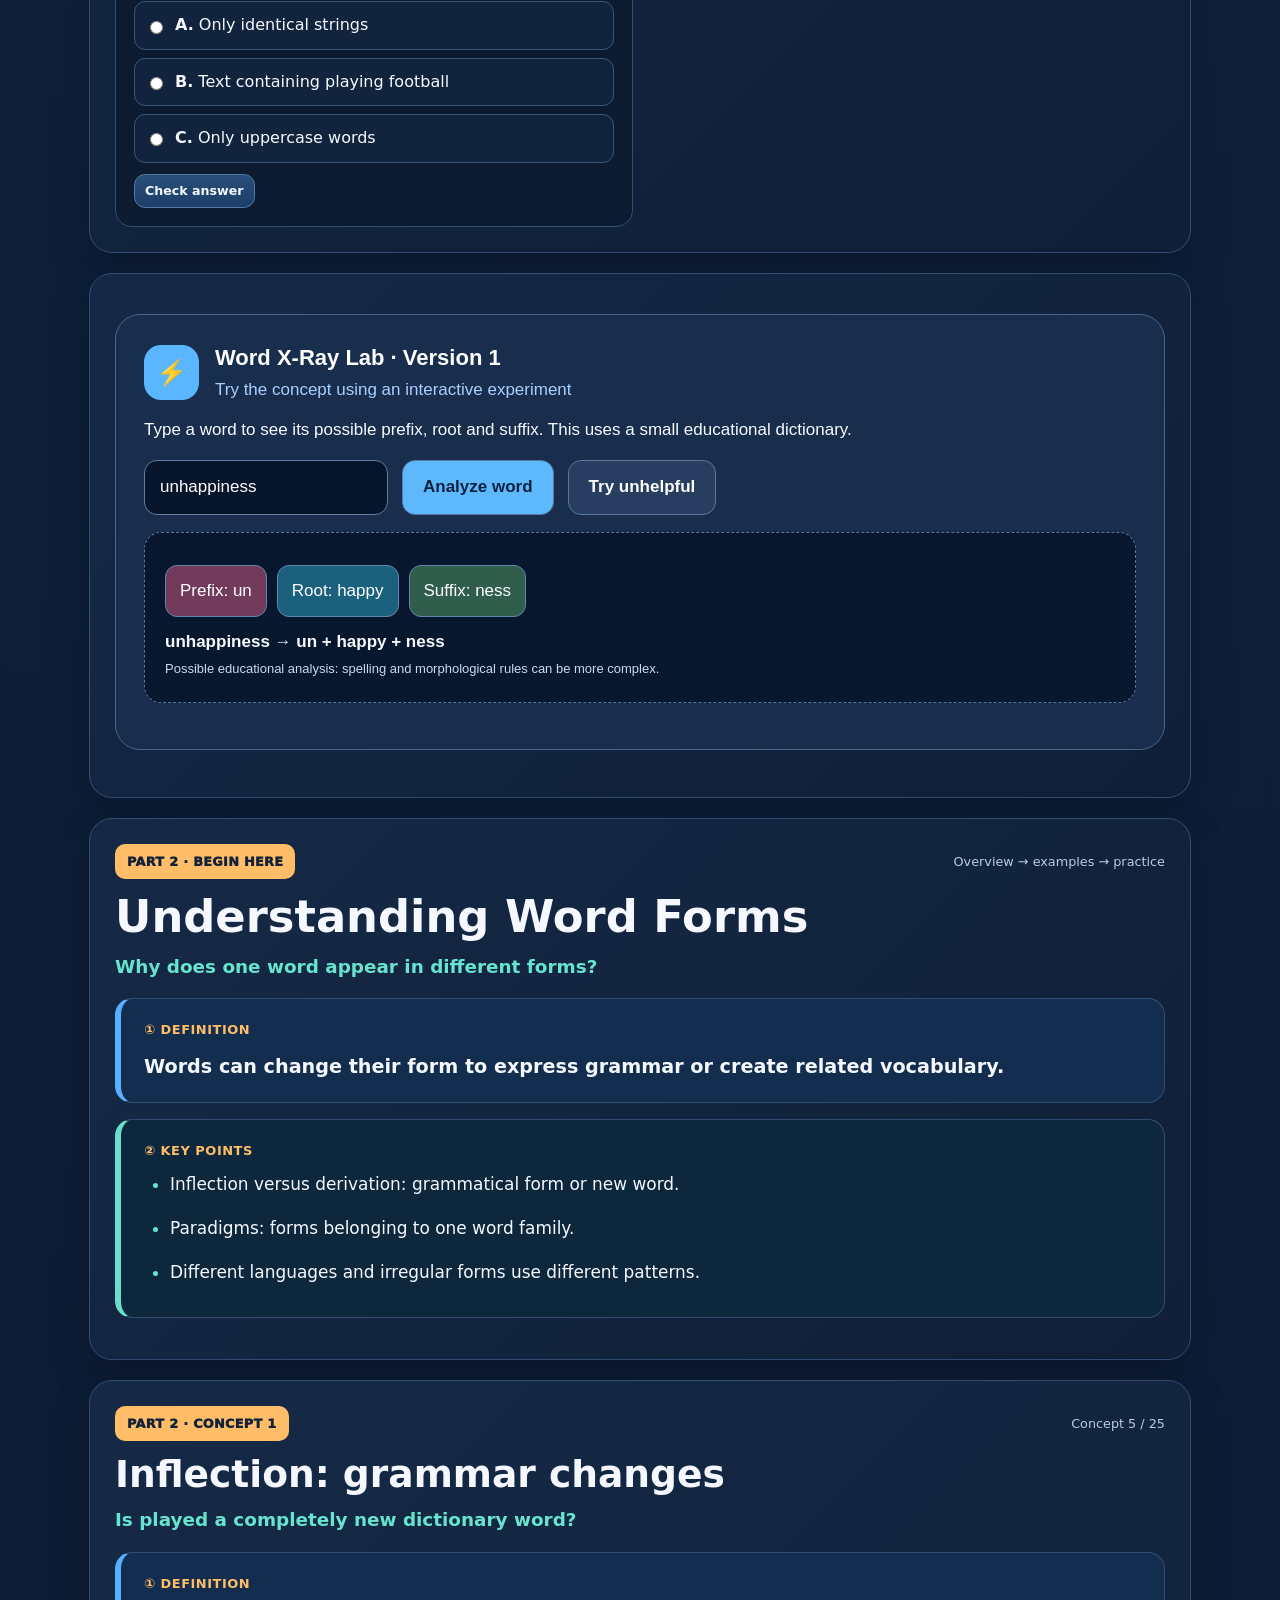
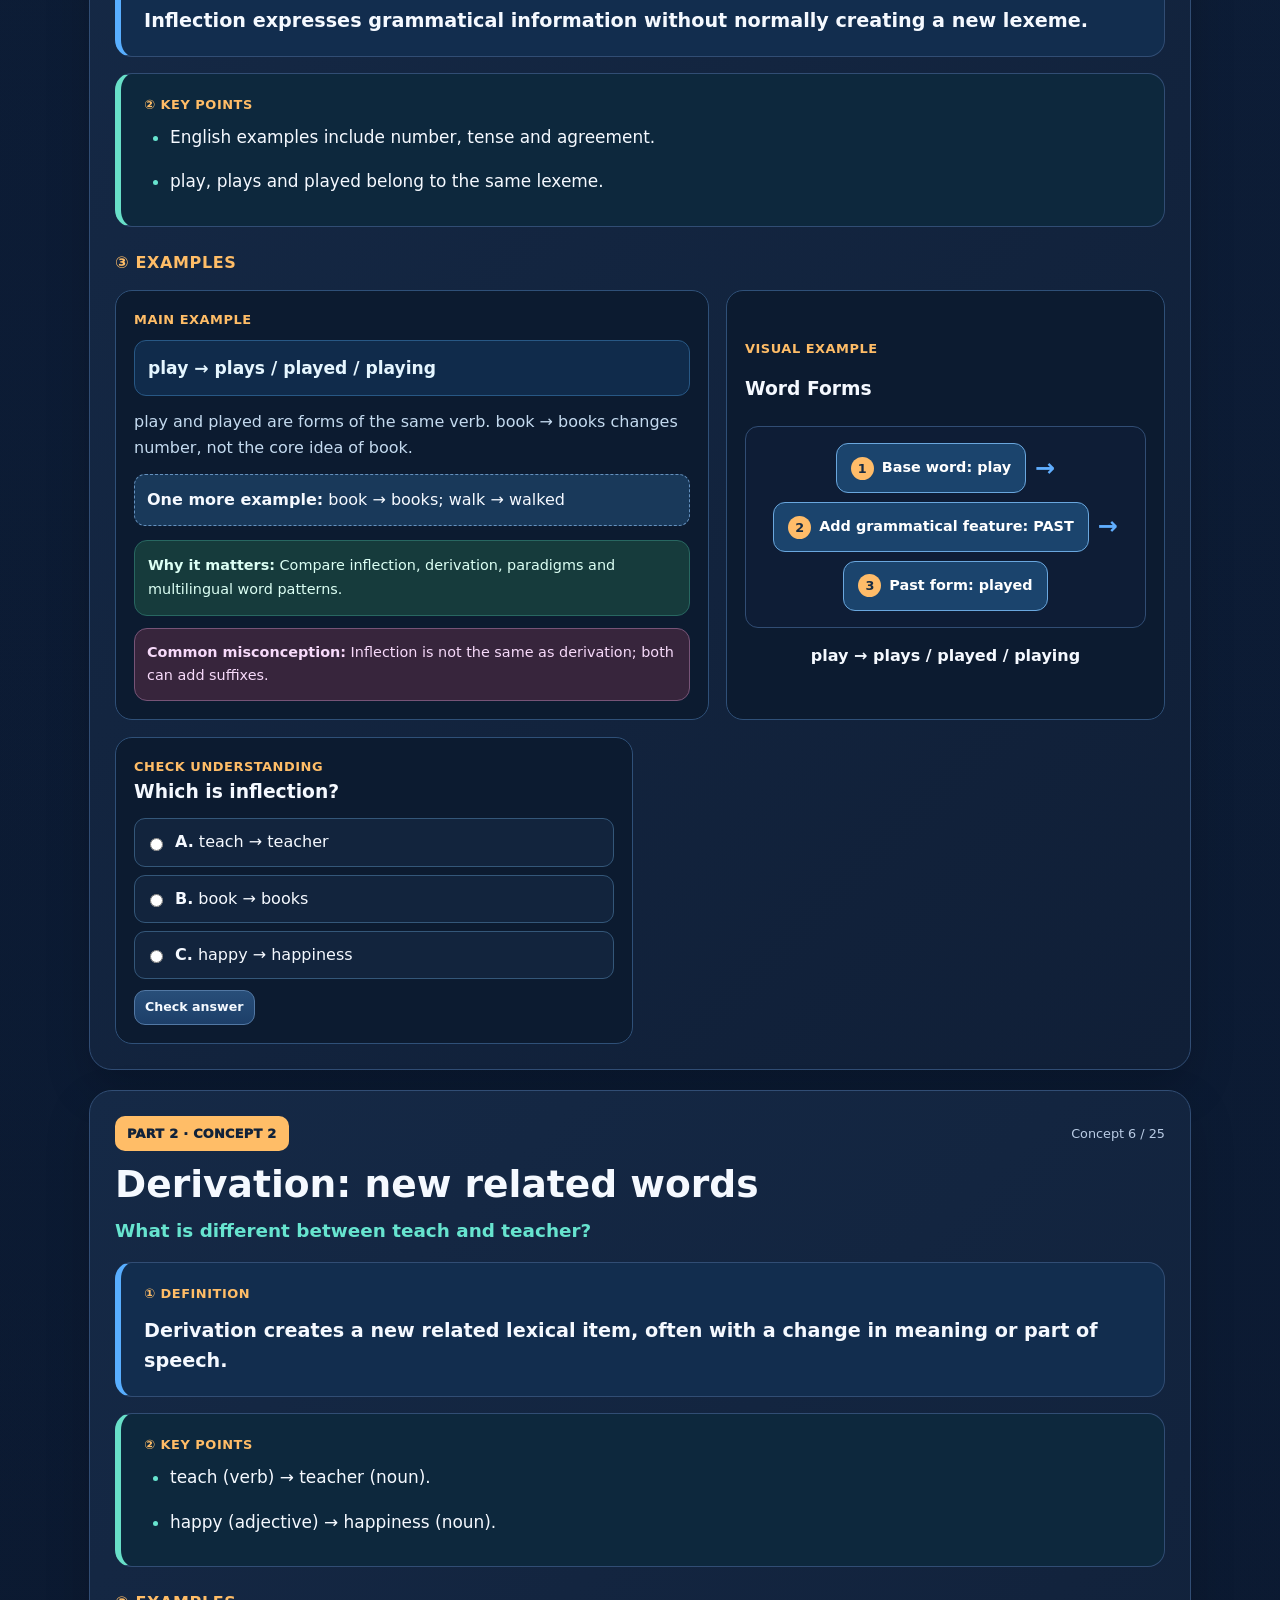
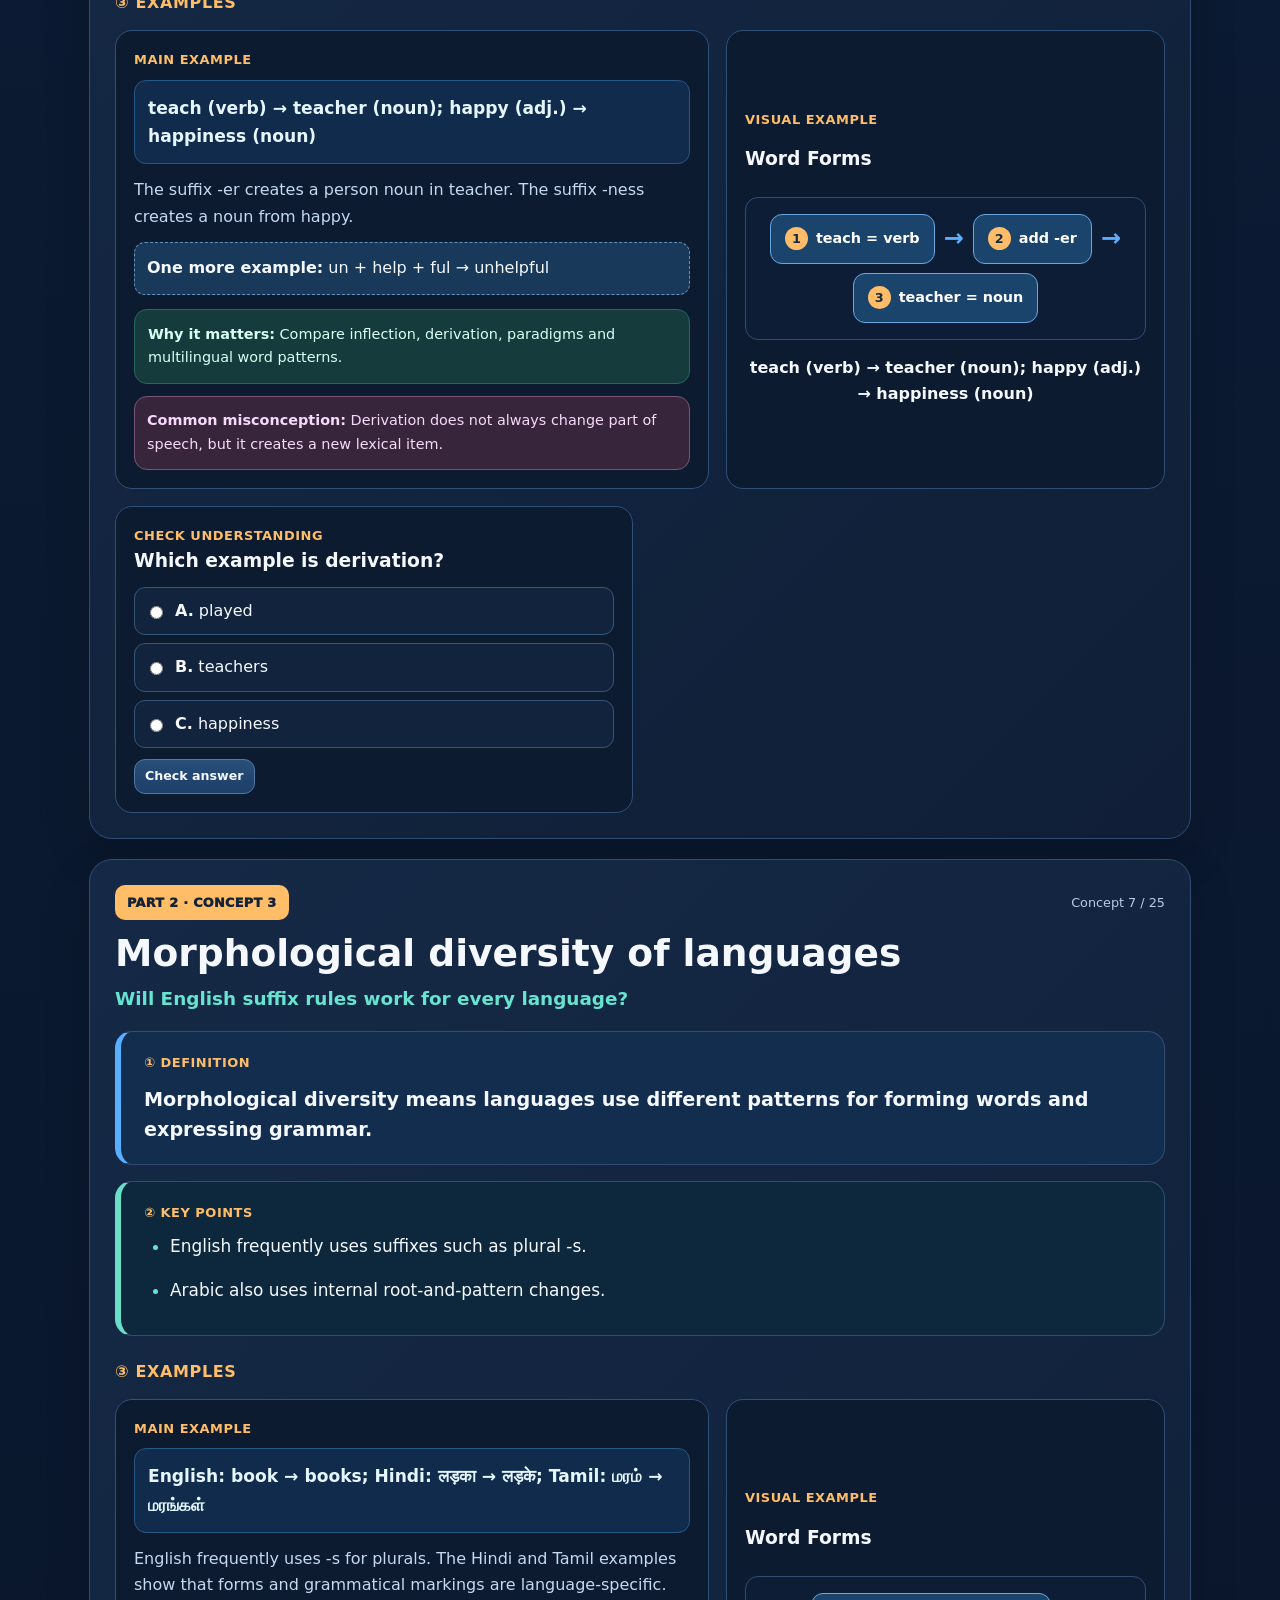
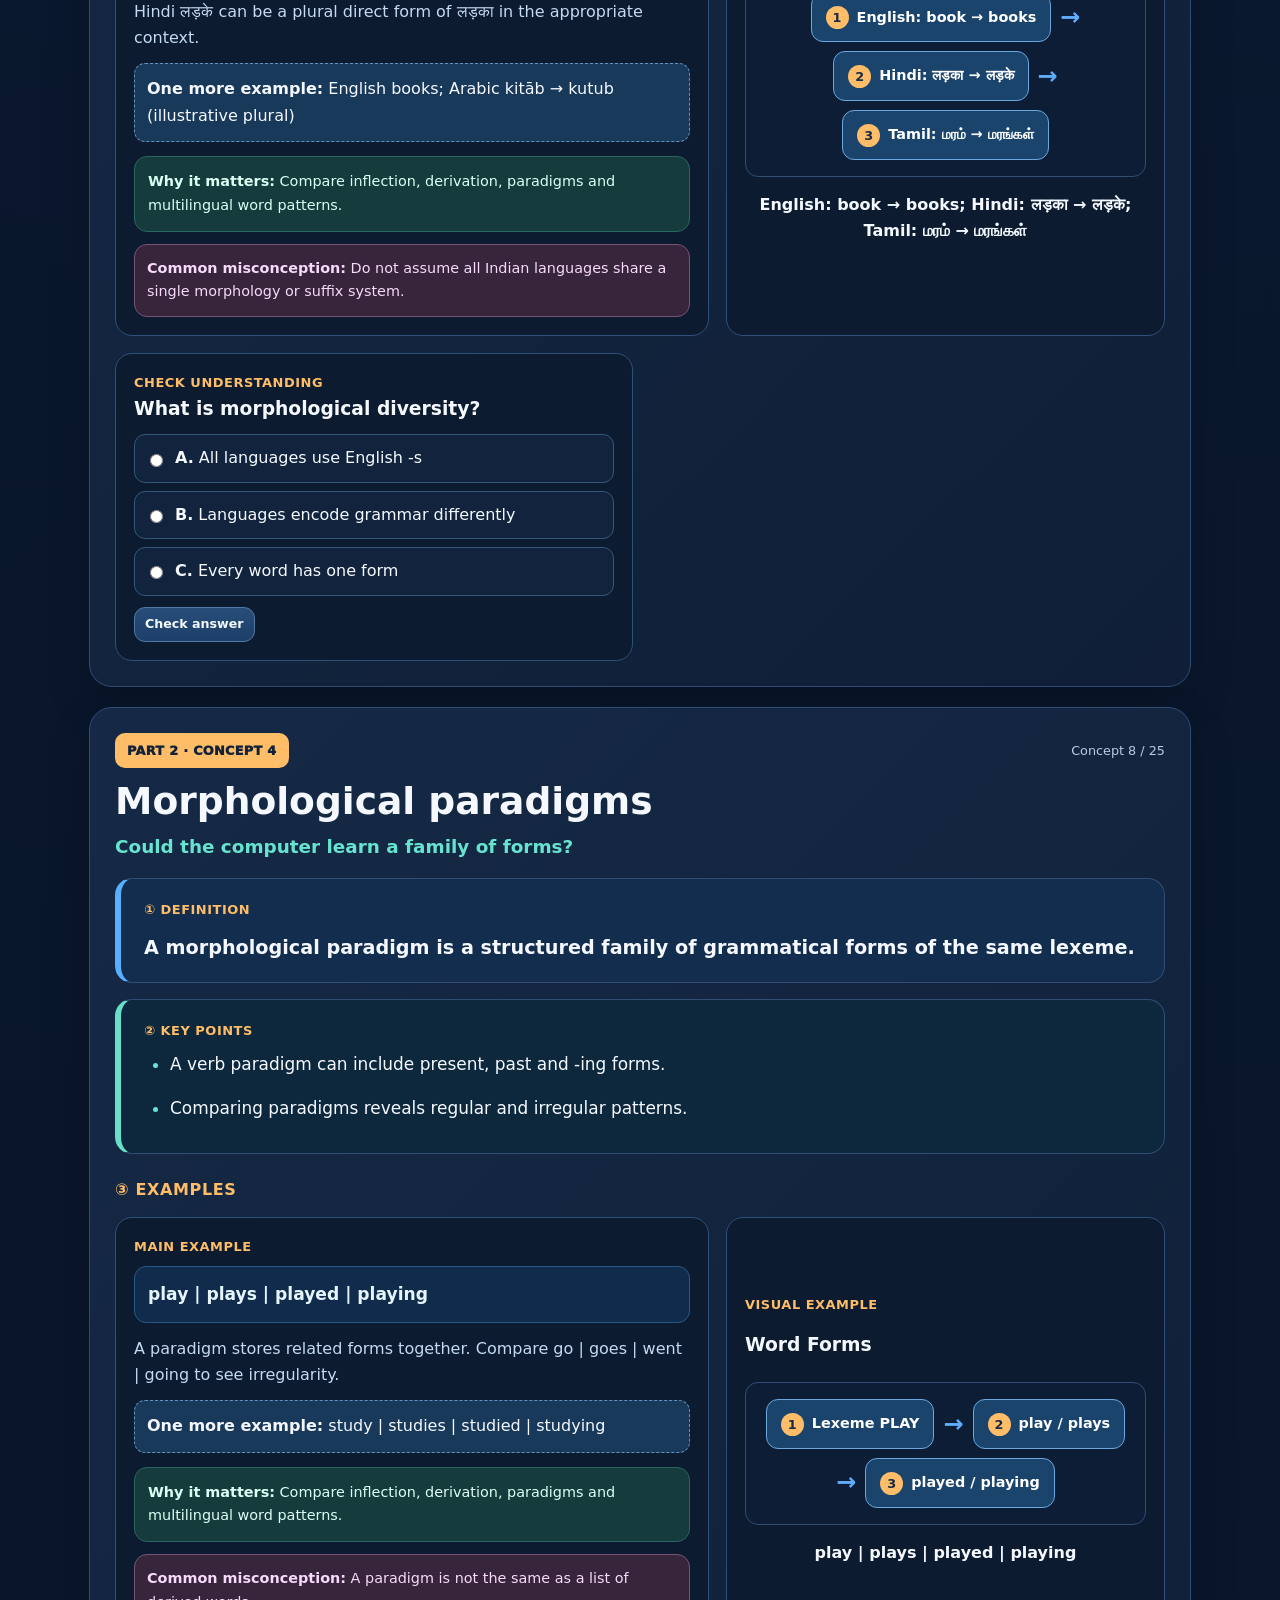
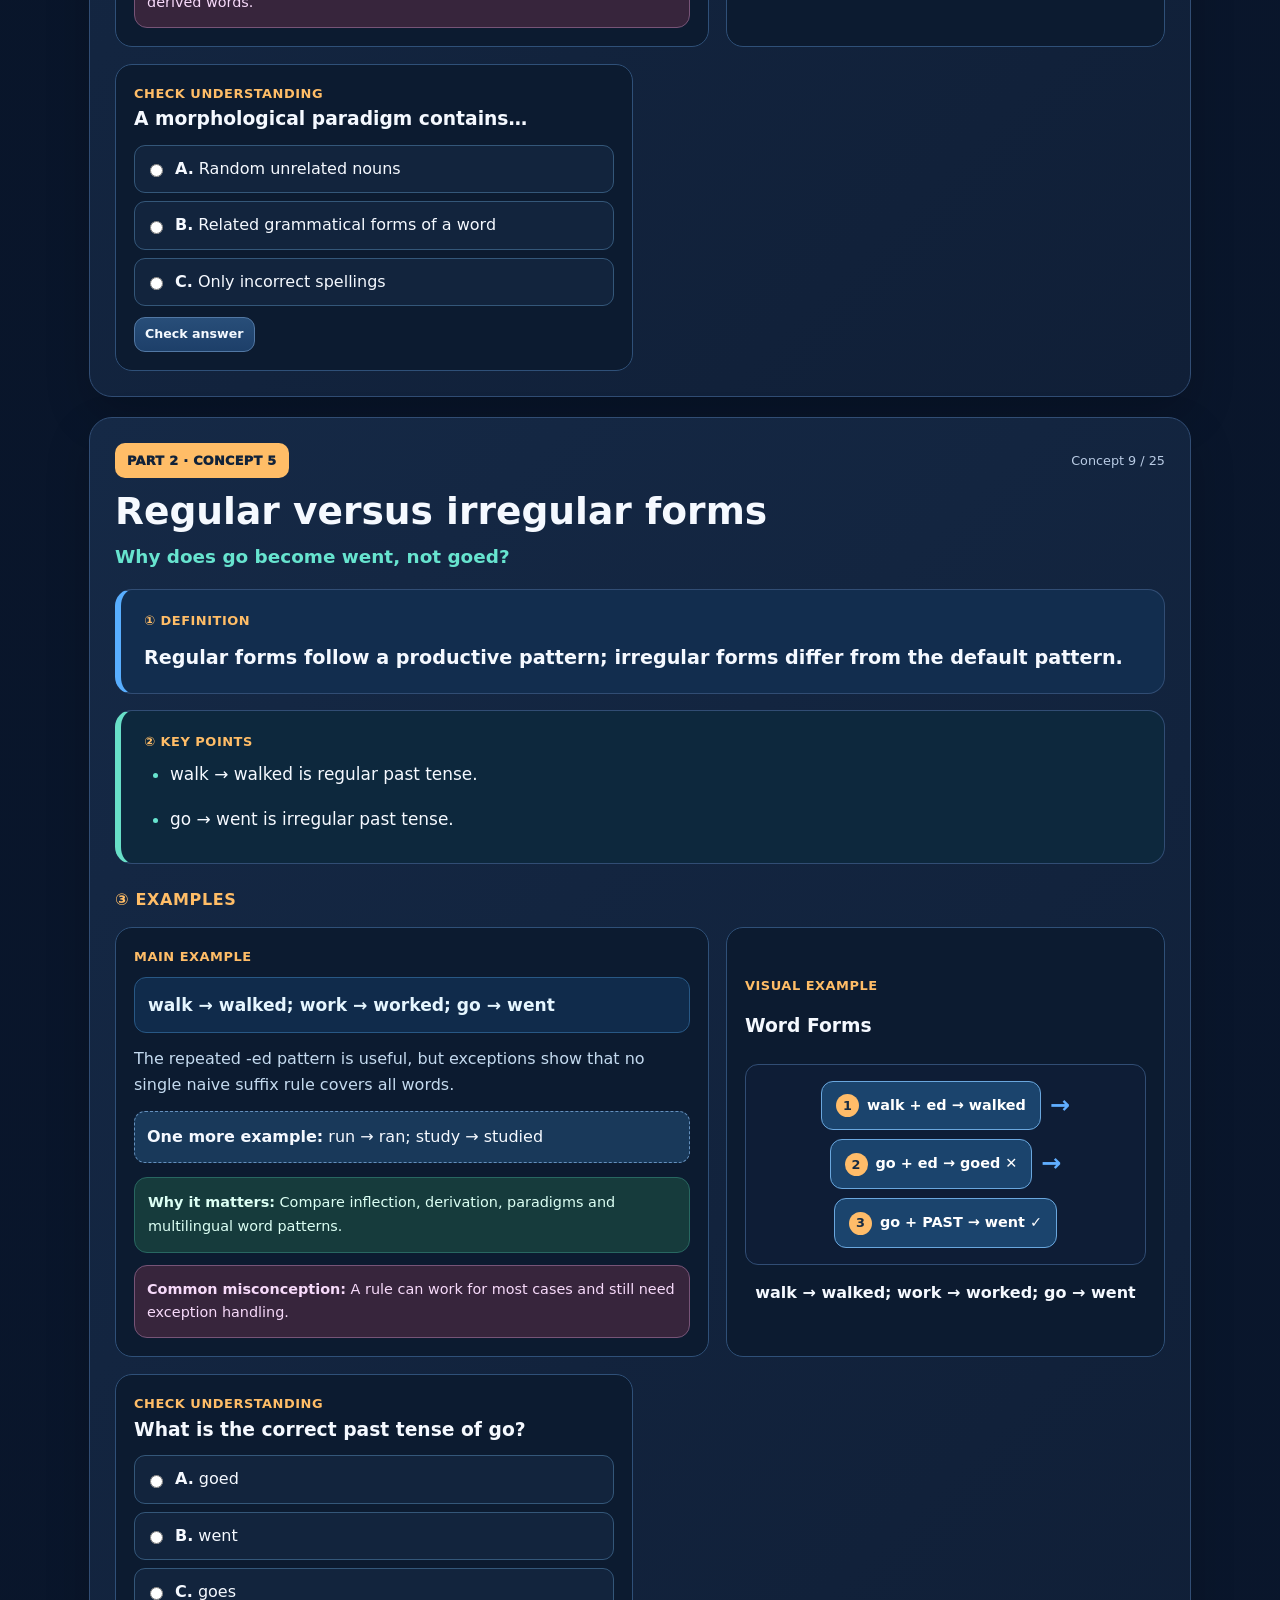
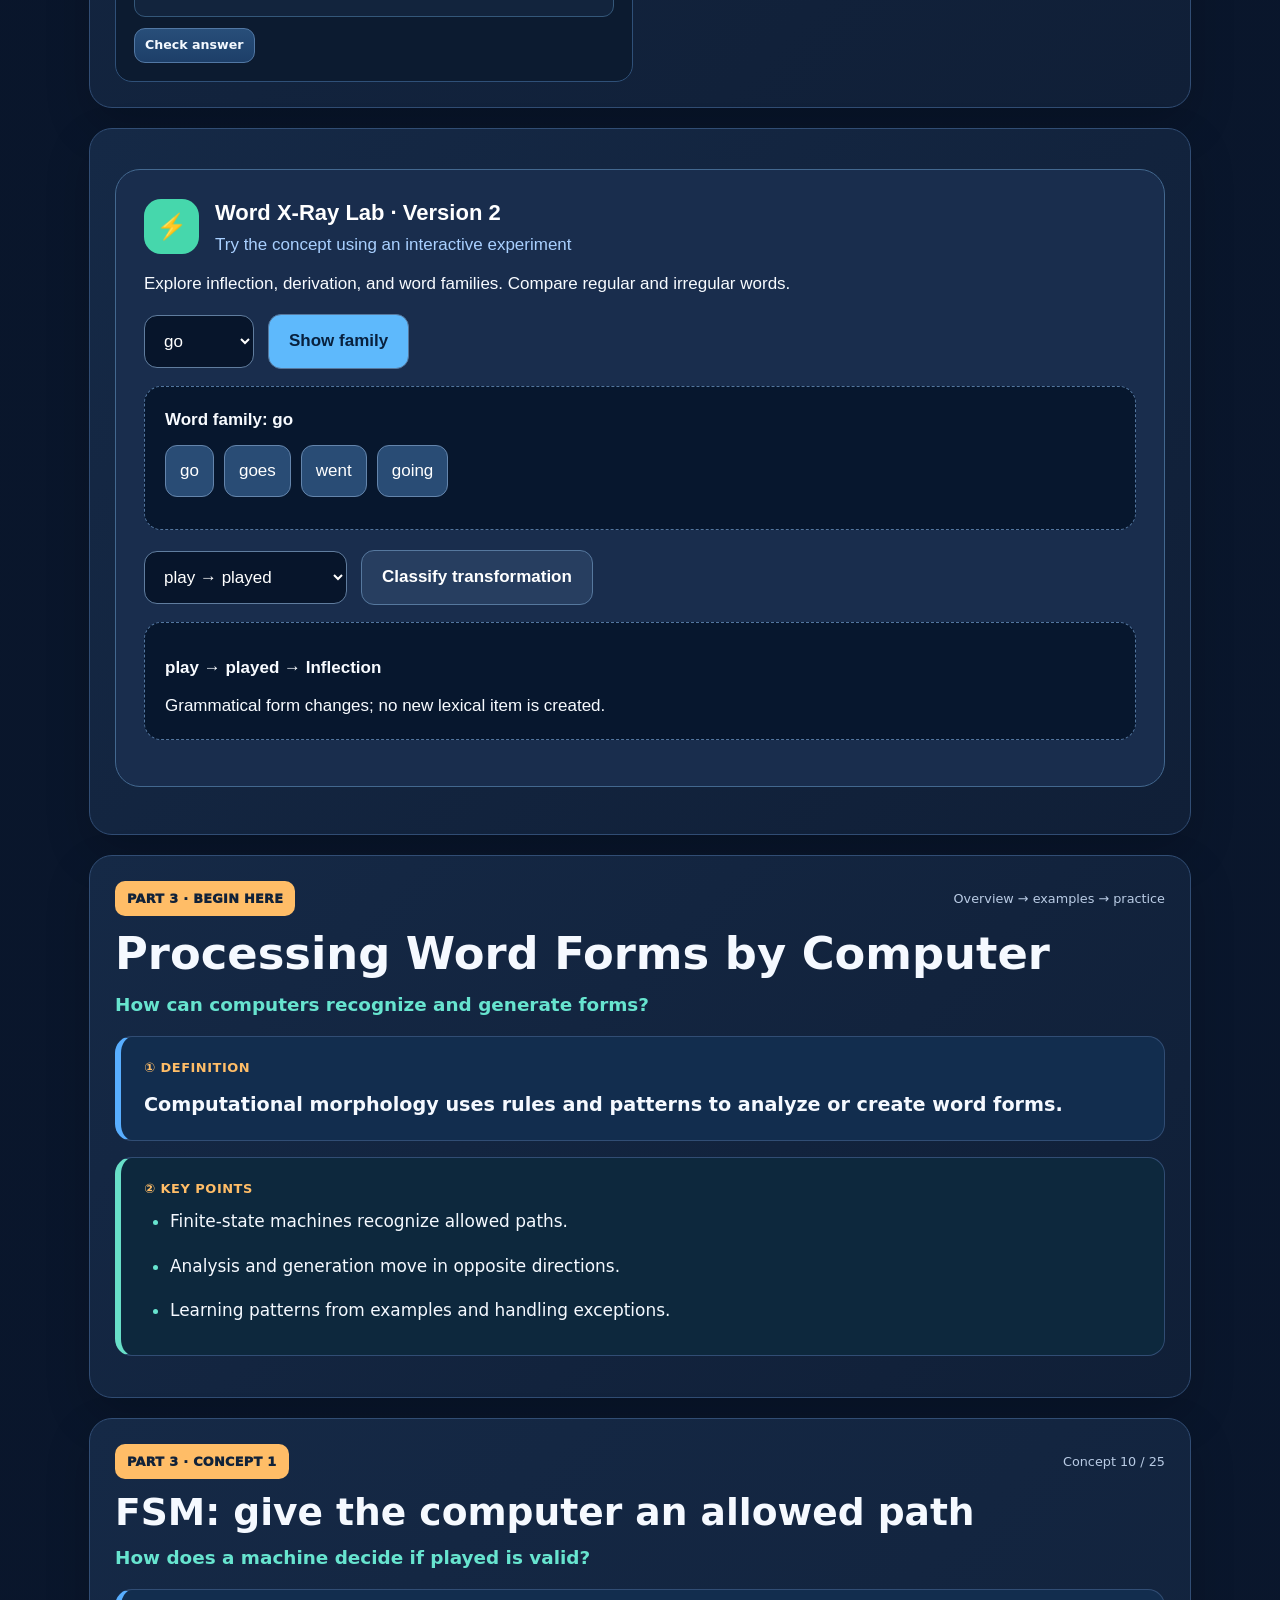
<file: Module-2/index1.html>
<!doctype html>
<html lang="en"><head><meta charset="utf-8"><meta name="viewport" content="width=device-width,initial-scale=1">
<meta name="description" content="Complete interactive Module 2: Words and Word Forms for CSE447, with illustrated step-by-step teaching, experiments, MCQs and applied challenges.">
<title>CSE447 · Module 2 — Complete Interactive Learning Studio</title>
<style>
:root{--bg:#071225;--bg2:#0e1d36;--panel:#142745;--panel2:#1a3153;--line:#314d74;--ink:#f5f9ff;--muted:#b9cbe4;--sub:#8eb3e0;--blue:#60aeff;--orange:#ffbd67;--teal:#67e4cf;--red:#ff8b9a;--green:#9de5ae;--shadow:0 18px 45px rgba(0,0,0,.18)}
*{box-sizing:border-box}html{scroll-behavior:smooth}body{margin:0;background:radial-gradient(circle at 90% -10%,#19335b 0,transparent 32%),linear-gradient(140deg,#071326,#0c1931 60%,#071225);color:var(--ink);font:16px/1.65 system-ui,-apple-system,Segoe UI,Arial,sans-serif}button,input,select,textarea{font:inherit}button{cursor:pointer}button:focus-visible,input:focus-visible,select:focus-visible,textarea:focus-visible{outline:3px solid #9bcaff;outline-offset:3px}a{color:var(--teal)}.shell{max-width:1450px;margin:auto;padding:0 24px}.hero{padding:38px 0 27px;border-bottom:1px solid #314d7433}.kicker{font-size:.82rem;letter-spacing:.12em;color:var(--orange);font-weight:900}.hero h1{font-size:clamp(2.2rem,4.2vw,4.05rem);line-height:1.1;margin:12px 0}.hero h1 span{color:var(--orange)}.hero p{font-size:1.08rem;color:var(--muted);max-width:850px;margin:0 0 18px}.badges{display:flex;gap:9px;flex-wrap:wrap}.pill{font-size:.82rem;background:#203b60;border:1px solid #3b6088;border-radius:99px;padding:5px 12px;color:#dfecff;font-weight:750}.hero-row{display:grid;grid-template-columns:minmax(0,1.3fr) minmax(280px,.7fr);gap:22px;align-items:center}.hero-art{height:230px;background:#122845;border:1px solid #34567c;border-radius:24px;overflow:hidden;position:relative;box-shadow:var(--shadow)}.hero-art svg{width:100%;height:100%}.glow{animation:glow 2.8s ease-in-out infinite alternate}@keyframes glow{to{opacity:.48}}.dashflow{stroke-dasharray:8 12;animation:dash 3s linear infinite}@keyframes dash{to{stroke-dashoffset:-160}}
.toolbar{position:sticky;top:0;z-index:10;background:#0a1a30ed;backdrop-filter:blur(18px);border-bottom:1px solid var(--line)}.toolbar .shell{display:flex;gap:10px;align-items:center;justify-content:space-between;min-height:69px;flex-wrap:wrap;padding-top:9px;padding-bottom:9px}.toolbar-left,.toolbar-right{display:flex;gap:10px;align-items:center;flex-wrap:wrap}.brand{font-weight:900;color:var(--orange)}.btn{border:1px solid #5278a4;background:linear-gradient(180deg,#284e79,#1d3f69);color:#f4f9ff;border-radius:11px;padding:9px 15px;font-size:.9rem;font-weight:800;transition:transform .18s,filter .18s,border-color .18s}.btn:hover{transform:translateY(-1px);filter:brightness(1.12)}.btn:disabled{opacity:.35;cursor:not-allowed;transform:none}.btn.primary{background:linear-gradient(135deg,#ffce86,#ffb558);border-color:#ffd295;color:#18243a}.btn.ghost{background:transparent}.btn.good{background:#11574d;border-color:#298a7a}.btn.small{padding:6px 10px;font-size:.79rem}.main{display:grid;grid-template-columns:264px minmax(0,1fr);gap:23px;padding-top:28px;padding-bottom:60px}.sidebar{align-self:start;position:sticky;top:93px}.sidebox,.surface{border:1px solid var(--line);border-radius:23px;background:linear-gradient(135deg,#152946,#101f37);box-shadow:var(--shadow)}.sidebox{padding:17px}.sidebox h2{font-size:1rem;margin:0 0 10px}.side-heading{font-size:.74rem;letter-spacing:.08em;color:var(--sub);font-weight:900;margin:18px 0 7px}.navItem{width:100%;display:flex;text-align:left;align-items:center;gap:11px;background:transparent;color:var(--muted);padding:12px 10px;border:1px solid transparent;border-radius:13px;font-weight:720;margin:2px 0}.navItem:hover{background:#203a5c}.navItem.active{background:#244b78;color:white;border-color:#4987c7}.bubble{min-width:31px;height:31px;border-radius:10px;background:#294d76;display:grid;place-items:center;font-weight:900}.navItem.active .bubble{background:var(--orange);color:#18233a}.smalltext{font-size:.8rem;color:var(--muted)}.progress-track{height:9px;border-radius:20px;overflow:hidden;background:#294160}.progress-fill{background:linear-gradient(90deg,var(--blue),var(--teal));height:100%;width:0%;transition:width .35s}.content{min-width:0}.surface{padding:25px;margin-bottom:20px}.scene-head{display:flex;align-items:center;gap:13px;justify-content:space-between;flex-wrap:wrap}.tag{display:inline-block;background:var(--orange);color:#112239;font-weight:950;border-radius:10px;padding:7px 12px;letter-spacing:.025em;font-size:.8rem}.topic-title{font-size:clamp(1.6rem,3vw,2.35rem);margin:10px 0 0;line-height:1.23}.hook{margin:8px 0 15px;font-size:1.15rem;color:var(--teal);font-weight:650}.lead{font-size:1.06rem;line-height:1.77;color:#e8f1ff}.conceptGrid{display:grid;grid-template-columns: minmax(0,1.15fr) minmax(300px,.85fr);gap:17px;align-items:stretch}.card{background:#0c1b30;border:1px solid #2f5078;border-radius:17px;padding:18px;min-width:0}.card h3,.surface h3{margin:0 0 10px}.label{font-weight:800;color:var(--orange);font-size:.81rem;letter-spacing:.04em}.example{font-size:1.07rem;font-weight:850;color:#e5f6ff;background:#102b4b;padding:13px;border-radius:12px;margin:9px 0 13px;border:1px solid #285885}.more{color:#c4daef;margin:0}.figure{min-height:300px;display:flex;flex-direction:column;justify-content:space-between}.stage{padding:12px;background:#122c4c;border-radius:15px;min-height:170px;display:grid;place-items:center;overflow:hidden;position:relative}.stage-label{font-size:.75rem;color:#add6ff;text-transform:uppercase;font-weight:900;letter-spacing:.09em;margin-bottom:5px}.stage-tokens{display:flex;align-items:center;justify-content:center;flex-wrap:wrap;gap:9px;max-width:100%}.token{border-radius:13px;border:1px solid #5d9ad4;background:#244c79;padding:9px 12px;font-weight:850;box-shadow:0 7px 16px #0003;animation:pop .36s both;word-break:break-word;text-align:center}.token.root{background:#1b6e65;border-color:#70efcc;color:#eafff5}.token.prefix{background:#593c72;border-color:#d4a9f7}.token.suffix{background:#815328;border-color:#ffcb8e}.token.bright{box-shadow:0 0 0 2px #8fd9ff88}.arr{font-weight:1000;color:#89c6ff;font-size:1.4rem}.frame-cue{text-align:center;font-size:.85rem;color:#bbdbf5;margin:8px 0 0}.animdash{position:absolute;bottom:9px;left:8%;height:3px;width:84%;background:linear-gradient(90deg,transparent,#ffcc80,transparent);background-size:200% 100%;animation:movebg 2s linear infinite}@keyframes movebg{to{background-position:200% 0}}@keyframes pop{from{opacity:.2;transform:translateY(10px) scale(.94)}to{opacity:1;transform:translateY(0) scale(1)}}.stage-controls{display:flex;align-items:center;gap:8px;justify-content:space-between;flex-wrap:wrap;margin-top:13px}.step-count{color:#9fc6ed;font-size:.79rem;font-weight:800}.step-bars{display:flex;gap:4px;margin:10px 0}.stepbar{height:5px;flex:1;border-radius:10px;background:#355476}.stepbar.on{background:var(--orange)}.hint{background:#163b3c;border:1px solid #286761;border-radius:13px;padding:13px;color:#dcfff4;margin-top:14px}.warning{background:#37253c;border:1px solid #775477;border-radius:13px;padding:12px;color:#f7dafa;margin-top:12px}.checks{display:grid;grid-template-columns:1fr 1fr;gap:14px;margin-top:17px}.choiceGroup{display:grid;gap:8px;margin-top:10px}.opt{display:flex;align-items:center;gap:9px;min-height:40px;background:#12243d;border:1px solid #345779;border-radius:11px;padding:10px;cursor:pointer}.opt:hover{border-color:#7ab9fa}.opt input{accent-color:#ffbc67;flex-shrink:0}.feedback{border:1px solid #398177;background:#113f3c;border-radius:12px;padding:11px;margin-top:10px}.feedback.bad{background:#462736;border-color:#9a5264}.nav-controls{display:flex;justify-content:space-between;gap:12px;margin-top:20px}.hidden{display:none!important}.tabrow{display:flex;gap:7px;flex-wrap:wrap;margin:13px 0}.tab{background:#183453;border:1px solid #45688a;color:#d1e5ff;padding:8px 12px;font-weight:800;border-radius:10px;cursor:pointer}.tab.selected{background:#ffc276;color:#152743;border-color:#ffd8a2}.lab{border-top:1px solid var(--line);margin-top:20px;padding-top:20px}.lab p{color:var(--muted)}.field{display:grid;gap:7px}.field label{color:#cfe7ff;font-size:.89rem;font-weight:800}.control{background:#0b1c33;color:#fff;border:1px solid #4973a0;border-radius:12px;padding:10px 12px;width:100%;min-width:0}.control option{background:#112743}.flex{display:flex;flex-wrap:wrap;gap:8px;align-items:center}.splitcols{display:grid;grid-template-columns:repeat(2,minmax(0,1fr));gap:15px}.chips{display:flex;flex-wrap:wrap;gap:8px}.chip{background:#25486d;border:1px solid #4e83b4;border-radius:10px;padding:7px 10px;font-weight:750}.chip b{display:block;font-size:.71rem;color:#bad7f6}.chip.entity-per{background:#483b6b;border-color:#9876da}.chip.entity-org{background:#225a52;border-color:#65cdb3}.chip.entity-loc{background:#62472c;border-color:#e9ab66}.chip.entity-date{background:#4e3857;border-color:#c987cf}.chip.entity-o{background:#20314a;border-color:#54647a}.statgrid{display:grid;grid-template-columns:repeat(4,minmax(0,1fr));gap:9px}.stat{background:#112b47;border-radius:11px;padding:11px;text-align:center}.stat strong{font-size:1.08rem;display:block;color:var(--teal)}.stat span{font-size:.74rem;color:#bad5f0}.barbox{padding:8px 0}.probrow{display:grid;grid-template-columns:80px 1fr 50px;gap:10px;align-items:center;margin:11px 0}.barbg{height:13px;border-radius:99px;background:#274362;overflow:hidden}.barfill{height:100%;border-radius:99px;transition:width .25s;background:linear-gradient(90deg,#62a2ed,#83e3cf)}.slider{width:100%;accent-color:#ffbd67}.answerblock{background:#183954;border-left:3px solid #ffb86d;padding:14px;border-radius:8px;margin-top:9px}.quiz-item{padding:16px 0;border-top:1px solid var(--line)}.quiz-item legend{font-weight:850;margin-bottom:10px}.quiz-options{display:grid;gap:7px}.quiz-opt{display:flex;gap:10px;align-items:start;padding:9px 11px;background:#0c1e35;border:1px solid #304c6f;border-radius:10px;cursor:pointer}.quiz-opt.correct{border-color:#57c6a7;background:#174238}.quiz-opt.wrong{border-color:#ff8a9f;background:#472c3a}.quiz-result{position:sticky;top:72px;z-index:5;background:#24456c;border:1px solid #688db1;padding:13px;border-radius:12px;margin:12px 0}.applied-item{background:#0c1c33;border:1px solid #335277;border-radius:15px;padding:17px;margin:12px 0}.applied-item textarea{width:100%;min-height:90px;resize:vertical}.section-hero{text-align:center;padding:23px}.section-hero h2{font-size:clamp(1.7rem,3vw,2.4rem);margin:10px 0}.journey{display:grid;grid-template-columns:repeat(5,1fr);gap:8px;margin-top:18px}.journeyBtn{border:1px solid #3d6c99;border-radius:13px;background:#1a385b;color:#e9f5ff;min-height:99px;padding:12px 7px;text-align:center;font-weight:840}.journeyBtn:hover{background:#29527e}.journeyBtn b{font-size:1.4rem;color:var(--orange);display:block}.journeyBtn small{display:block;color:#afd4f6;font-weight:500;font-size:.75rem}.faq{background:#0b2036;border:1px solid #34577d;border-radius:12px;padding:13px;margin:9px 0}.faq summary{cursor:pointer;font-weight:800}.faq p{margin-bottom:0;color:#bfd6ef}.footer{font-size:.8rem;text-align:center;color:#9dbbde;padding:18px}.help{font-size:.84rem;color:#c2d8f0}.figure-note{font-size:.76rem;text-align:center;color:#a9cef6}.scrolltop{position:fixed;bottom:20px;right:20px;z-index:11;border-radius:50%;width:44px;height:44px;background:#ffbc69;border:0;color:#152643;font-weight:1000;box-shadow:0 8px 22px #0006}hr{border:0;border-top:1px solid #325073;margin:18px 0}
@media(max-width:1080px){.conceptGrid{grid-template-columns:1fr}.sidebar{top:85px}.main{grid-template-columns:230px minmax(0,1fr)}.hero-row{grid-template-columns:1fr 290px}.hero-art{height:210px}.checks{grid-template-columns:1fr}}
@media(max-width:780px){.shell{padding-left:14px;padding-right:14px}.main{grid-template-columns:1fr}.sidebar{position:static}.sidebox{display:none}.hero-row{grid-template-columns:1fr}.hero-art{height:170px}.surface{padding:17px}.statgrid{grid-template-columns:repeat(2,1fr)}.journey{grid-template-columns:repeat(2,1fr)}.splitcols{grid-template-columns:1fr}.toolbar .shell{gap:6px}.toolbar-right{flex-wrap:wrap}.brand{font-size:.9rem}}
@media(max-width:440px){.hero h1{font-size:2rem}.btn{padding:9px 10px}.nav-controls{gap:5px}.checks{grid-template-columns:1fr}.tag{font-size:.71rem}.statgrid{grid-template-columns:repeat(2,1fr)}}
@media(prefers-reduced-motion:reduce){*,*::before,*::after{animation-duration:.001ms!important;transition-duration:.001ms!important;scroll-behavior:auto!important}}
@media print{body{background:white;color:#111;font:12px/1.5 Georgia,serif}.toolbar,.sidebar,.stage-controls,.nav-controls,.btn,.scrolltop,.hero-art,.tabrow{display:none!important}.main{display:block}.surface,.card{background:white;color:#111;border-color:#ccc;box-shadow:none}.lead,.hook,.more,.smalltext,.card p{color:#111}.hero{border:0}.hero h1 span{color:#111}.example{color:#111;background:#fff;border:1px solid #aaa}.stage{background:#fff;border:1px solid #aaa}.stage *{color:#111!important}.conceptGrid{display:block}.checks{display:block}}

/* Classroom-friendly teaching structure: definition + bullets before examples */
.definition-panel,.bullet-panel,.teacher-prompt,.intro-roadmap{border:1px solid var(--line);border-radius:17px;padding:20px 23px;margin:16px 0;background:#102b4a}
.definition-panel{border-left:6px solid #58aeff;background:#122d4e}
.definition-panel p{font-size:1.2rem;font-weight:650;line-height:1.65;margin:12px 0 0;color:var(--ink)}
.bullet-panel{border-left:6px solid #68dfc8;background:#0d283d}
.lecture-bullets{padding-left:26px;margin:10px 0 0;display:grid;gap:8px;line-height:1.6;font-size:1.06rem;color:var(--ink)}
.lecture-bullets li::marker{color:var(--teal)}
.teacher-prompt{border-left:6px solid var(--orange);background:#302a32}
.teacher-prompt .lecture-bullets{font-weight:620}
.intro-roadmap{background:#142a45}.path{display:flex;align-items:center;justify-content:center;gap:12px;flex-wrap:wrap;margin-top:13px}.path-node{padding:12px 17px;background:#244b79;border-radius:12px;font-weight:750;border:1px solid #6e9ac4;color:#f8fcff}
.lesson-phase{margin:23px 0 12px;font-size:1rem}.example-secondary{padding:12px;border:1px dashed #6591be;border-radius:11px;background:#19395a;margin:12px 0;color:var(--ink)}
.opening-slide .topic-title{font-size:clamp(1.8rem,3.5vw,2.8rem)}
/* Light theme: override the original dark interface without changing educational content */
body[data-theme="light"]{--bg:#f1f6fc;--bg2:#eaf2fa;--panel:#fff;--panel2:#f0f6fd;--line:#bed0e4;--ink:#132a45;--muted:#49627e;--sub:#476d96;--blue:#175fae;--orange:#df8624;--teal:#086a65;--red:#af304a;--green:#18613b;--shadow:0 10px 27px rgba(32,61,99,.08);background:linear-gradient(145deg,#f4f8ff,#eaf1f9 70%,#f6f9ff);color:#132a45}
body[data-theme="light"] .hero{border-bottom-color:#c4d2e3}
body[data-theme="light"] .hero p,body[data-theme="light"] .lead,body[data-theme="light"] .more,body[data-theme="light"] .smalltext,body[data-theme="light"] .lab p,body[data-theme="light"] .help,body[data-theme="light"] .figure-note,body[data-theme="light"] .footer{color:#415d7a}
body[data-theme="light"] .toolbar{background:#fffffff0;border-bottom-color:#b5c9df}
body[data-theme="light"] .sidebox,body[data-theme="light"] .surface{background:#fff;border-color:#c8d6e6;color:#132a45}
body[data-theme="light"] .card,body[data-theme="light"] .faq,body[data-theme="light"] .stat,body[data-theme="light"] .applied-item{background:#f5f9ff;border-color:#c6d7eb;color:#132a45}
body[data-theme="light"] .card p,body[data-theme="light"] .faq p{color:#425c7a}
body[data-theme="light"] .pill{background:#e2effe;color:#1d4773;border-color:#b7d0ee}
body[data-theme="light"] .navItem{color:#375775}body[data-theme="light"] .navItem:hover{background:#edf4ff}body[data-theme="light"] .navItem.active{background:#d6e8fa;border-color:#76ace0;color:#153c66}
body[data-theme="light"] .bubble{background:#d7e7f8;color:#224f84}body[data-theme="light"] .navItem.active .bubble{background:#d8892e;color:white}
body[data-theme="light"] .label{color:#92500c}
body[data-theme="light"] .hook{color:#146d71}
body[data-theme="light"] .definition-panel{background:#eaf3ff;border-color:#95bee8;border-left-color:#2475cb}body[data-theme="light"] .bullet-panel{background:#ebf9f5;border-color:#a6dacf;border-left-color:#19877d}body[data-theme="light"] .teacher-prompt{background:#fff6e9;border-color:#f1cf9a;border-left-color:#db8b27}body[data-theme="light"] .intro-roadmap{background:#f2f7fe;border-color:#c2d6eb}
body[data-theme="light"] .path-node{background:#dcecff;color:#194772;border-color:#9fbfe2}
body[data-theme="light"] .example{background:#e8f2ff;border-color:#bed4ec;color:#1a4570}
body[data-theme="light"] .example-secondary{background:#edf6ff;color:#203d5d;border-color:#a4c5e5}
body[data-theme="light"] .hint{background:#ebfaf5;border-color:#a7dac9;color:#225848}
body[data-theme="light"] .warning{background:#fff3f7;border-color:#e6b6c6;color:#762e49}
body[data-theme="light"] .feedback{background:#ecf8f3;border-color:#a5d7c5;color:#19543d}body[data-theme="light"] .feedback.bad{background:#fff1f3;border-color:#e7aab9;color:#7b2538}
body[data-theme="light"] .opt,body[data-theme="light"] .quiz-opt{background:#f9fbff;border-color:#c1d2e5;color:#17334f}body[data-theme="light"] .quiz-opt.correct{background:#dcf9e8}body[data-theme="light"] .quiz-opt.wrong{background:#ffedf0}
body[data-theme="light"] .control{background:white;color:#102d49;border-color:#8eaed2}body[data-theme="light"] .control option{background:#fff;color:#193b5d}
body[data-theme="light"] .tab,body[data-theme="light"] .journeyBtn{background:#eaf3ff;border-color:#abc7e4;color:#193e65}
body[data-theme="light"] .journeyBtn small{color:#3e6a91}body[data-theme="light"] .tab.selected{background:#ffc679;border-color:#e7a349;color:#152a42}
body[data-theme="light"] .btn{background:linear-gradient(180deg,#ecf4ff,#dcecff);border-color:#95b9df;color:#1e4d7b}body[data-theme="light"] .btn.ghost{background:transparent;color:#23517e}body[data-theme="light"] .btn.primary{background:linear-gradient(180deg,#ffd08a,#ffb867);color:#152d4a;border-color:#eaa449}
body[data-theme="light"] .chip{background:#dceafa;color:#1c3c5a;border-color:#99bee6}body[data-theme="light"] .chip b{color:#345d7c}
body[data-theme="light"] .stat strong{color:#086d63}body[data-theme="light"] .stat span{color:#4c6886}
body[data-theme="light"] .answerblock{background:#fff0dc;color:#55350b;border-color:#eaaa4b}
body[data-theme="light"] .barbg{background:#d7e5f5}body[data-theme="light"] .quiz-result{background:#e7f1ff;color:#1b3c5b;border-color:#99bfe7}
body[data-theme="light"] .stage{background:#102d4d}body[data-theme="light"] .figure{background:#f8fbff}
body[data-theme="light"] .stepbar{background:#b2c8e0}body[data-theme="light"] .stepbar.on{background:#e5a34a}
body[data-theme="light"] .token{color:#fff}body[data-theme="light"] .step-count{color:#446c95}body[data-theme="light"] .frame-cue{color:#436989}
body[data-theme="light"] .pres-screen{background:#f4f8fd}
/* Full-screen presentation slides */
.presentation{position:fixed;inset:0;z-index:1000;background:#08172a;overflow:auto;color:var(--ink)}
.presentation[hidden]{display:none!important}
.pres-screen{min-height:100vh;display:flex;flex-direction:column;background:linear-gradient(145deg,#08172a,#142d4a)}
.pres-header{position:sticky;top:0;z-index:3;display:flex;justify-content:space-between;gap:18px;align-items:center;padding:14px 3vw;border-bottom:1px solid var(--line);background:inherit}
.pres-subtitle{font-size:.92rem;color:var(--muted);font-weight:700;margin-top:3px}.pres-actions{display:flex;align-items:center;gap:12px;flex-wrap:wrap}.pres-counter{color:var(--sub);font-weight:900;white-space:nowrap}
.pres-main{flex:1;width:min(1450px,100%);margin:0 auto;padding:25px 4vw 20px}.pres-main h1{margin:0;font-size:clamp(2.05rem,3.8vw,3.5rem);line-height:1.17}.pres-hook{color:var(--teal);font-size:clamp(1.08rem,1.8vw,1.35rem);font-weight:700;margin:8px 0 18px}
.slide-intro{max-width:1200px;margin:0 auto}.slide-intro .definition-panel p{font-size:clamp(1.32rem,2.35vw,2rem)}.slide-intro .lecture-bullets{font-size:clamp(1.13rem,1.7vw,1.5rem);gap:10px}
.pres-concept{display:grid;grid-template-columns:minmax(0,1.05fr) minmax(0,.95fr);gap:20px;align-items:start}
.pres-concept .definition-panel,.pres-concept .bullet-panel,.pres-concept .pres-example,.pres-concept .pres-figure{margin:0 0 15px}
.pres-concept .definition-panel p{font-size:clamp(1.18rem,1.65vw,1.55rem)}.pres-concept .lecture-bullets{font-size:clamp(1.04rem,1.5vw,1.32rem);gap:11px}
.pres-example,.pres-figure{border:1px solid var(--line);border-radius:17px;padding:17px 20px;background:var(--panel)}.pres-example p{margin:10px 0;color:var(--muted);font-size:1.05rem}.pres-example .example{font-size:clamp(1.05rem,1.5vw,1.3rem)}
.figure-steps{min-height:75px;display:flex;align-items:center;justify-content:center;gap:10px;flex-wrap:wrap;padding:10px;border-radius:10px;background:var(--bg2)}.presentation-node{display:flex;align-items:center;gap:8px;border:1px solid #508bc4;background:#173b64;color:#f5faff;padding:9px 12px;border-radius:10px;font-size:clamp(.9rem,1.2vw,1.13rem);animation:pop .35s ease}.presentation-node.now{border-color:#ffcf8d;box-shadow:0 0 0 2px #f4b85c50}.step-number{display:grid;place-items:center;min-width:25px;height:25px;border-radius:50%;background:#ffbf73;color:#142c46;font-weight:900}.pres-anim-controls{display:flex;align-items:center;justify-content:space-between;gap:8px;flex-wrap:wrap;margin-top:10px}
.pres-footer{position:sticky;bottom:0;display:flex;align-items:center;justify-content:space-between;gap:15px;padding:13px 3vw;background:inherit;border-top:1px solid var(--line);z-index:4}.pres-footer-tip{color:var(--muted);font-size:.88rem;text-align:center}
.pres-lab{max-width:1130px;margin:0 auto}.pres-lab .hint{font-size:1.06rem}.pres-lab .card{background:var(--panel)}
body[data-theme="light"] .pres-example,body[data-theme="light"] .pres-figure{background:white;color:#123557}body[data-theme="light"] .pres-example p{color:#416080}body[data-theme="light"] .figure-steps{background:#edf5ff}
@media (max-width:1050px){.pres-concept{grid-template-columns:1fr}.pres-footer-tip{display:none}.pres-main{padding:17px 4vw}}
@media (max-width:600px){.pres-header{flex-wrap:wrap}.pres-actions{width:100%;justify-content:space-between}.presentation .pres-main h1{font-size:2rem}.pres-main .definition-panel,.pres-main .bullet-panel{padding:14px}.pres-footer{padding:9px}.lecture-bullets{padding-left:21px}.path{justify-content:flex-start}}
@media print{.presentation{display:none!important}.definition-panel,.bullet-panel,.teacher-prompt{background:white!important;color:#111!important;border-color:#bbb}.definition-panel p,.lecture-bullets{color:#111!important}}


/* Focused lecture design: concise points, generous spacing */
.lecture-bullets li{margin-bottom:11px;line-height:1.5}
.definition-panel p{line-height:1.55}
.lesson-view .conceptGrid{margin-top:14px}
.pres-main .lecture-bullets li{margin-bottom:16px}
.pres-main .pres-concept{gap:20px}
@media(max-width:800px){.pres-main .pres-concept{display:block}.pres-demo{margin-top:18px}}

/* All content appears on one scrollable page, not as presentation slides. */
.main{display:block;max-width:1150px}.sidebar{display:none}.content{width:100%}
.hero-row{display:block}.hero{padding:22px 0}.hero h1{font-size:clamp(2rem,3vw,3rem)}
.lesson-view{scroll-margin-top:92px}.all-part{scroll-margin-top:90px}
.all-part-heading{padding:22px 24px;border-radius:18px;background:var(--panel2);border:1px solid var(--line);margin:28px 0 16px}
.all-part-heading h2{margin:4px 0}.all-contents{display:flex;flex-wrap:wrap;gap:9px;margin:14px 0 24px}
.all-contents a{border:1px solid var(--line);padding:9px 12px;border-radius:10px;text-decoration:none;background:var(--panel2);color:var(--ink);font-weight:700}
.all-contents a:hover{border-color:var(--blue)}
.lesson-view .nav-controls{display:none}.lesson-view .checks>.card:nth-child(2){display:none}
.lesson-view .hint,.lesson-view .warning{font-size:.9rem}
@media print{.lesson-view,.all-part,.all-part-heading{break-inside:avoid-page}.all-contents{display:none}}

/* Direct visual explanations instead of placeholder step animations */
.useful-figure{display:flex;flex-direction:column;justify-content:center;gap:12px;min-height:0}
.useful-figure h3{margin:2px 0 10px}
.visual-flow{display:flex;align-items:center;justify-content:center;flex-wrap:wrap;gap:9px;padding:16px 10px;background:var(--bg2);border-radius:13px;border:1px solid var(--line)}
.visual-node{display:flex;align-items:center;gap:8px;padding:12px 14px;background:#1b446d;color:#fff;border:1px solid #6aa7de;border-radius:12px;font-size:clamp(.9rem,1.1vw,1.1rem);font-weight:750;max-width:100%;overflow-wrap:anywhere}
.visual-index{display:grid;place-items:center;flex-shrink:0;width:23px;height:23px;background:#ffbc69;color:#172b43;border-radius:50%;font-size:.8rem;font-weight:900}
.visual-arrow{font-size:1.5rem;color:var(--blue);font-weight:900}
.visual-caption{font-weight:750;text-align:center;margin:3px 0;color:var(--ink)}
body[data-theme="light"] .visual-flow{background:#eaf3ff}
@media(max-width:700px){.visual-flow{flex-direction:column}.visual-arrow{transform:rotate(90deg)}}
@media print{.visual-node{color:#111;background:#fff;border-color:#777}.visual-flow{background:white}}
</style><style>
.xlab{background:#192d4d;color:#f8fbff;border:1px solid #43688f;border-radius:25px;padding:26px 28px;margin:15px 0 22px;font-family:Arial,sans-serif;font-size:17px;line-height:1.55}.xlab *{box-sizing:border-box}.xlab-head{display:flex;align-items:center;gap:16px}.xlab-head h3{font-size:22px;margin:0;color:#fff}.xlab-head p{color:#a9d0ff;margin:2px 0 0}.xlab-icon{display:grid;place-items:center;width:55px;height:55px;background:#59b6ff;color:white;border-radius:17px;font-size:25px}.xlab-2 .xlab-icon{background:#46d7ac}.xlab-3 .xlab-icon{background:#ffb65e}.xlab-4 .xlab-icon{background:#fa719c}.xlab-5 .xlab-icon{background:#ad8aff}.xlab-intro{margin:13px 0 17px}.xlab-row{display:flex;gap:14px;flex-wrap:wrap;align-items:center;margin:10px 0 17px}.xlab-input{border:1px solid #607d9f;border-radius:13px;background:#07152b;color:white;font-size:17px;padding:13px 15px;max-width:260px;min-width:110px;min-height:53px}.xlab-wide{max-width:480px}.xlab-button{cursor:pointer;border:1px solid #56789e;border-radius:13px;background:#5eb9fc;color:#08213e;font-size:17px;font-weight:800;padding:13px 20px;min-height:53px}.xlab-button.secondary{background:#273e60;color:white}.xlab-button:hover{filter:brightness(1.14)}.xlab-result{border:1px dashed #53769e;border-radius:17px;background:#07172e;padding:20px;margin:13px 0 20px;min-height:64px}.xlab-result p{margin:12px 0 0}.xlab-result small{font-size:13px;color:#c7dbef}.xlab-chips{display:flex;gap:10px;align-items:center;flex-wrap:wrap;margin:12px 0}.xlab-chip{display:inline-block;padding:12px 14px;background:#294c75;border:1px solid #6485ac;border-radius:12px;color:#fff}.xlab-chip.prefix{background:#733b5b}.xlab-chip.root{background:#1b617e}.xlab-chip.suffix{background:#315d4d}.xlab-two{display:grid;grid-template-columns:1fr 1fr;gap:18px}.xlab h4{margin:18px 0 8px;color:#fff}.xlab-scoregrid{display:grid;grid-template-columns:repeat(3,1fr);gap:12px}.xlab-score{border:1px solid #38577e;padding:15px;border-radius:13px;min-width:0}.xlab-score input{width:100%;accent-color:#2386f5}.xlab-5{font-size:15px}.xlab-5 .xlab-button{font-size:15px;min-height:42px;padding:9px 13px}.xlab-5 .xlab-input{min-height:43px;font-size:15px}@media(max-width:700px){.xlab{padding:18px}.xlab-two,.xlab-scoregrid{grid-template-columns:1fr}.xlab-head h3{font-size:18px}.xlab-input{max-width:100%}}
body[data-theme="light"] .xlab{background:#192d4d;color:#fff}body[data-theme="light"] .xlab h3,body[data-theme="light"] .xlab h4{color:#fff}
</style></head><body>
<header class="hero"><div class="shell hero-row"><div><div class="kicker">CSE447 · INTRODUCTION TO NATURAL LANGUAGE PROCESSING</div><h1>Module 2 <span>Words &amp; Word Forms</span></h1><p>Discover why words change, build a word machine, recognize entities, and see how statistical models make decisions. Learn with clear diagrams, practical examples, interactive experiments and instant feedback.</p></div></div></header>
<div class="toolbar"><div class="shell"><div class="toolbar-left"><span class="brand">CSE447</span><button class="btn ghost small" data-page="overview">⌂ All Lessons</button><button class="btn ghost small" data-page="quiz">✓ 20 MCQs</button><button class="btn ghost small" data-page="applied">✎ Applied Questions</button></div><div class="toolbar-right"><span id="status" class="smalltext" aria-live="polite">Ready to explore</span><button id="themeBtn" class="btn ghost small" aria-label="Toggle light and dark theme" aria-pressed="false">☀ Light mode</button><button id="printBtn" class="btn ghost small">Print this view</button><button id="notesBtn" class="btn small">↓ Download study notes</button></div></div></div>
<div class="shell main"><aside class="sidebar"><div class="sidebox"><h2>Your learning journey</h2><div id="sideNav"></div><div class="side-heading">LEARNING PROGRESS</div><div class="progress-track"><div id="progressBar" class="progress-fill"></div></div><div id="progressText" class="smalltext" style="margin-top:7px"></div><div class="side-heading">TEACHING HINT</div><p class="smalltext">Start with the <b>section definition and key bullet points</b>, then demonstrate the example. Use <b>Next Step</b> to reveal each diagram gradually. <b>Next Concept</b> continues the course.</p></div></aside><main class="content" id="content" aria-live="polite"></main></div>

<button id="up" class="scrolltop" title="Back to top" aria-label="Back to top">↑</button><footer class="footer">CSE447 · Module 2 · Based on the provided course Module 2 lecture slides · Educational examples are illustrative, not trained NLP outputs.</footer>
<script id="courseData" type="application/json">{"chapters": [{"title": "Understanding Word Structure", "subtitle": "What is inside a word?", "goal": "Discover meaningful word parts and why they matter to NLP.", "label": "Morphemes", "visual": "morph", "concepts": [["Morphology: look inside a word", "Why can four different spellings express related ideas?", "Morphology studies how words are built and how their forms carry meaning or grammatical information. Rather than treating every spelling as unrelated, we can discover meaningful parts and patterns.", "happy → unhappy → happiness → unhappiness", "The words are connected through the base happy. The prefix un- changes the meaning; the suffix -ness makes an abstract noun.", ["Start with happy", "Add un- → unhappy", "Add -ness → unhappiness"], "Why can morphology help search engines?", ["It finds relationships between related forms", "It changes the computer's font", "It makes the microphone louder"], 0, "A query for play can connect with playing, even when the exact strings differ.", "A morpheme is meaningful; it is not simply any random group of letters."], ["Morphemes: the meaningful pieces", "How much information can one word contain?", "A morpheme is a smallest unit of meaning or grammatical function in a word. A free morpheme can stand alone (book); a bound morpheme normally attaches to something else (-s).", "books = book + s; played = play + ed", "In books, book names the object and -s marks plural. In played, play describes the action and -ed marks a regular past form.", ["books", "book + s", "book = meaning; s = plural"], "What does -s mean in books?", ["Negation", "Plural", "Past tense"], 1, "The -s is a bound morpheme marking plural in this example.", "A morpheme need not be one syllable or one letter."], ["Root, prefix and suffix", "Where does a morpheme appear?", "A root holds central lexical meaning. A prefix appears before the root and a suffix after it. Affixes can change meaning or grammatical function.", "unhelpful = un + help + ful", "un- = not; help = central meaning; -ful forms an adjective. With unhappiness, the spelling happy changes to happi- before -ness.", ["Find prefix: un", "Find root: help", "Find suffix: ful"], "Which is the root of unhelpful?", ["un", "help", "ful"], 1, "Help carries the basic idea behind the whole word.", "Not every English word has all three parts."], ["Why NLP uses morphology", "What happens if the search engine matches exact characters only?", "Related forms may refer to the same action or concept even when spelled differently. Lemmatization and morphological analysis help information retrieval, translation, text analytics and language processing.", "Search: play football ↔ Document: Sara is playing football.", "An exact-string system might miss playing. A morphological system can connect playing to play and improve recall.", ["Document: playing football", "Analyze playing → play + ing", "Connect query play football"], "Which document might a morphology-aware search find?", ["Only identical strings", "Text containing playing football", "Only uppercase words"], 1, "Morphological normalization exposes the relation between play and playing.", "Morphology is helpful, but related forms are not always interchangeable in meaning."]]}, {"title": "Understanding Word Forms", "subtitle": "Why does one word appear in different forms?", "goal": "Compare inflection, derivation, paradigms and multilingual word patterns.", "label": "Word families", "visual": "family", "concepts": [["Inflection: grammar changes", "Is played a completely new dictionary word?", "Inflection alters the grammatical form of a lexeme without normally creating a new lexeme. It can encode tense, number, person or aspect. The central dictionary item stays related.", "play → plays / played / playing", "play and played are forms of the same verb. book → books changes number, not the core idea of book.", ["Base word: play", "Add grammatical feature: PAST", "Past form: played"], "Which is inflection?", ["teach → teacher", "book → books", "happy → happiness"], 1, "Adding plural -s is an inflectional change.", "Inflection is not the same as derivation; both can add suffixes."], ["Derivation: new related words", "What is different between teach and teacher?", "Derivation creates a related word, often changing its category or meaning. It may change a verb into a noun or an adjective into a noun.", "teach (verb) → teacher (noun); happy (adj.) → happiness (noun)", "The suffix -er creates a person noun in teacher. The suffix -ness creates a noun from happy.", ["teach = verb", "add -er", "teacher = noun"], "Which example is derivation?", ["played", "teachers", "happiness"], 2, "Happy → happiness creates a related noun.", "Derivation does not always change part of speech, but it creates a new lexical item."], ["Morphological diversity of languages", "Will English suffix rules work for every language?", "Languages express grammar in different ways. Some use suffixes, some prefixes, stem changes or combinations. Indian languages also differ among themselves in their morphological systems.", "English: book → books; Hindi: लड़का → लड़के; Tamil: மரம் → மரங்கள்", "English frequently uses -s for plurals. The Hindi and Tamil examples show that forms and grammatical markings are language-specific. Hindi लड़के can be a plural direct form of लड़का in the appropriate context.", ["English: book → books", "Hindi: लड़का → लड़के", "Tamil: மரம் → மரங்கள்"], "What is morphological diversity?", ["All languages use English -s", "Languages encode grammar differently", "Every word has one form"], 1, "A rule for one language cannot always be reused in another.", "Do not assume all Indian languages share a single morphology or suffix system."], ["Morphological paradigms", "Could the computer learn a family of forms?", "A paradigm organizes forms belonging to a single lexeme, often by tense, aspect, person or number. This makes grammatical patterns easier to compare and predict.", "play | plays | played | playing", "A paradigm stores related forms together. Compare go | goes | went | going to see irregularity.", ["Lexeme PLAY", "play / plays", "played / playing"], "A morphological paradigm contains…", ["Random unrelated nouns", "Related grammatical forms of a word", "Only incorrect spellings"], 1, "A paradigm organizes forms belonging to the same lexeme.", "A paradigm is not the same as a list of derived words."], ["Regular versus irregular forms", "Why does go become went, not goed?", "Many English verbs form the past with -ed, but some are irregular. An NLP system needs an irregular dictionary, richer rules, or learned mappings in addition to general patterns.", "walk → walked; work → worked; go → went", "The repeated -ed pattern is useful, but exceptions show that no single naive suffix rule covers all words.", ["walk + ed → walked", "go + ed → goed ✕", "go + PAST → went ✓"], "What is the correct past tense of go?", ["goed", "went", "goes"], 1, "Went is an irregular form and cannot be generated with the default -ed rule.", "A rule can work for most cases and still need exception handling."]]}, {"title": "Processing Word Forms by Computer", "subtitle": "How can computers recognize and generate forms?", "goal": "Trace finite-state paths, reverse analysis and generation, and infer patterns.", "label": "Word machine", "visual": "fsm", "concepts": [["FSM: give the computer an allowed path", "How does a machine decide if played is valid?", "A finite-state machine has a finite set of states and labeled transitions. As it reads input symbols, it moves from one state to another. An input is accepted if its entire path ends in an accepting state.", "START → play → ed → FINAL", "This simplified machine recognizes play, plays, played and playing. No path is defined for playxyz, so it is rejected.", ["Start in START", "Read stem play", "Read suffix ed", "Reach FINAL: ACCEPT"], "What happens to playxyz in this toy machine?", ["ACCEPT", "REJECT", "Translate to Arabic"], 1, "The suffix xyz is not an allowed transition.", "A path diagram is a teaching abstraction; a character-level FSM has finer-grained transitions."], ["Finite-state morphology", "How do we connect letters with grammatical meaning?", "Finite-state morphology applies finite-state methods to morphological processing. A finite-state transducer can map surface forms to lexical analyses and vice versa.", "played ↔ play + PAST", "A morphological recognizer checks allowable word forms. A transducer can associate played with the base play and the grammatical label PAST.", ["Lexical level: play + PAST", "Finite-state mapping", "Surface level: played"], "What is finite-state morphology used for?", ["Recognizing and generating forms", "Changing a monitor", "Calculating network speed"], 0, "It applies state-based computation to word structure and grammar.", "An ordinary accepting FSM and a mapping transducer are related but not identical machines."], ["Morphological analysis", "Can the computer reverse a word into meaning and grammar?", "Analysis begins with a surface word and returns a base (lemma) with grammatical features. This helps systems identify related forms and interpret grammar.", "played → play + PAST; books → book + PLURAL", "The left side is the observed word. The right side is a possible lexical and grammatical description.", ["Input: played", "Identify root play", "Identify PAST"], "Which direction is morphological analysis?", ["Root + feature → word", "Word → root + feature", "English → Arabic"], 1, "The word is the input, and its morphological information is the output.", "An analyzer can return more than one valid analysis for ambiguous forms."], ["Morphological generation", "Can the system produce a word from its features?", "Generation performs the opposite mapping. Given a lemma and requested grammatical features, it produces a surface word while handling spelling rules and exceptions.", "play + PAST → played; book + PLURAL → books", "For happy + -ness, spelling changes create happiness. Generation may need rules for these alterations.", ["Input: play + PAST", "Apply morphology", "Output: played"], "Which direction is morphological generation?", ["played → play + PAST", "play + PAST → played", "word → location label"], 1, "Features and a base word are transformed into a surface word.", "Generation is not merely concatenation for all roots and suffixes."], ["Automatic morphology learning", "Can the computer discover a rule from examples?", "Automatic morphology learning uses data to infer possible affixes, paradigms or morphological patterns. This reduces the need to write every rule by hand, though quality depends on examples.", "walk/walked · talk/talked · work/worked", "A learner may hypothesize that English regular past tense uses -ed, then predict jump → jumped.", ["Observe walk → walked", "Observe talk → talked", "Infer +ed for regular past", "Predict jump → jumped"], "What does the pattern predict for jump?", ["jumper", "jumped", "jumping"], 1, "Jumped follows the observed regular-past pattern.", "A learned pattern is a hypothesis, not a universal grammatical law."], ["Limits: irregulars and spelling changes", "Where does our simple word machine fail?", "A naive rule-based analyzer can fail on irregular morphology, stem changes and language-specific patterns. More detailed finite-state transducers, exception lexicons or learned models can handle these cases.", "go + PAST → went; study + PAST → studied", "Blindly attaching -ed creates goed, which is incorrect. Similarly, study undergoes a spelling change before -ed.", ["Try go + ed → goed ✕", "Consult irregular mapping", "Generate went ✓"], "Why does a simple suffix model fail for went?", ["Went is irregular", "Went has an -s suffix", "It is a named entity"], 0, "The relation go ↔ went cannot be captured by a naive append-ed rule.", "Finite-state morphology itself can represent irregular patterns when properly designed."]]}, {"title": "Finding Information in Sentences", "subtitle": "What can we learn beyond isolated words?", "goal": "Practice shallow parsing and named entity recognition in context.", "label": "Sentence analyzer", "visual": "ner", "concepts": [["Shallow parsing (chunking)", "Where do meaningful phrases begin and end?", "Shallow parsing identifies groups of words, such as noun phrases (NP) and verb groups (VP), without building a complete deep parse tree. It offers a useful mid-level sentence representation.", "[The smart student] NP [completed] VP [the difficult project] NP", "A chunker reveals useful blocks. It does not have to represent every syntactic dependency.", ["The smart student completed the difficult project", "[The smart student] = NP", "[completed] = VP; [the difficult project] = NP"], "What does NP mean?", ["Named person", "Noun phrase", "Natural probability"], 1, "An NP is a group of words functioning as a noun phrase.", "Chunking and full syntactic parsing are not equivalent."], ["Named Entity Recognition (NER)", "Who, which organization and where?", "NER identifies references to named entities in text and labels them with categories such as PERSON, ORGANIZATION, LOCATION and DATE.", "Sara joined Microsoft in Dubai on Monday.", "Sara = PERSON; Microsoft = ORG; Dubai = LOC; Monday = DATE. NLP systems can turn text into structured information.", ["Find Sara → PERSON", "Find Microsoft → ORG", "Find Dubai → LOC", "Find Monday → DATE"], "Which label fits Microsoft?", ["PERSON", "ORG", "DATE"], 1, "Microsoft is an organization in this sentence.", "Entity classes depend on the annotation scheme and application."], ["Outside label O", "What about words that are not named entities?", "In a typical NER tagging scheme, tokens that do not belong to a selected entity are labeled O, meaning Outside.", "Sara/PER joined/O Microsoft/ORG in/O Dubai/LOC", "Joined and in are ordinary tokens in this example, not named entities of the listed categories.", ["Sara → PERSON", "joined → O", "Microsoft → ORG", "in → O"], "What does O stand for?", ["Organization", "Outside a named entity", "Object"], 1, "Outside tokens receive O, including many verbs and prepositions.", "O is not the same as ORG."], ["Context resolves Jordan", "Is Jordan a person or a country?", "A word may refer to different kinds of entities depending on its context. Looking only at the spelling or capitalization is insufficient.", "I travelled to Jordan. / Jordan submitted the assignment.", "In the first sentence, Jordan is a location. In the second, Jordan is a person. Neighboring words supply important cues.", ["I travelled to Jordan → LOC", "Jordan submitted the assignment → PERSON", "Context changes the label"], "What changed between the two examples?", ["The spelling Jordan", "The surrounding context", "The font"], 1, "Travelled to suggests a location; submitted the assignment suggests a person.", "Capitalization alone cannot resolve ambiguous entity types."], ["Practical applications of NER", "Can a machine read 10,000 news stories for us?", "NER helps extract names, places and organizations from many documents. It supports indexing, information extraction, question answering, analytics and document organization.", "10,000 news documents → extract persons, organizations and locations", "Named entities can be stored as structured records, but understanding relationships among entities may require additional steps.", ["Input: many documents", "Detect entities", "Organize structured results"], "Which task benefits from NER?", ["Find all companies in news reports", "Adjust screen resolution", "Play audio files"], 0, "NER can extract organization names from large collections of text.", "Entity recognition alone does not automatically determine relations between entities."]]}, {"title": "Making Better NLP Decisions", "subtitle": "Why are rules alone insufficient?", "goal": "Use features, probabilities, argmax and sequence-aware labels.", "label": "Smart labels", "visual": "maxent", "concepts": [["Why one rule is not enough", "Is every capitalized word a person?", "A single rule can give incorrect labels because people, cities and organizations may share surface characteristics. We need to combine contextual evidence.", "Ahmed → PERSON; Dubai → LOC; Microsoft → ORG", "All three begin with capital letters. A rule that maps capitals to PERSON will fail on two of them.", ["Detect capital letter", "Naive guess: PERSON", "Use context to revise"], "Why does the capitalization rule fail?", ["Capitalization can mark multiple entity types", "Dubai is lowercase", "NER ignores words"], 0, "Persons, places and organizations may all be capitalized.", "Strong features are evidence, not perfect guarantees."], ["Features: clues from context", "How can context help us identify Dubai?", "A feature represents a measurable property of the input. Common NER features include the word itself, its neighboring words, capitalization and local context.", "Sara travelled to Dubai.", "Current word = Dubai; previous word = to; nearby word = travelled; capitalized = yes. Together these suggest a location.", ["Current token: Dubai", "Neighbor: to", "Nearby verb: travelled", "Features suggest LOC"], "Which is a contextual feature?", ["Previous word", "Slide size", "Font color"], 0, "The previous word may help predict the entity type.", "One feature seldom guarantees the label by itself."], ["Maximum Entropy (MaxEnt)", "Can clues become probabilities?", "A MaxEnt model is a probabilistic classifier (often multinomial logistic regression) that scores labels from features and converts the scores into a probability distribution.", "Dubai → PER 0.05, ORG 0.05, LOC 0.90", "The probabilities here are illustrative. Argmax chooses LOC because its probability is highest. In a trained model, parameters are estimated from labeled data.", ["Extract features for Dubai", "Compute label scores", "Normalize to probabilities", "Argmax → LOC"], "Which label wins if LOC = 0.90?", ["PERSON", "ORG", "LOC"], 2, "The largest predicted probability belongs to LOC.", "The interactive sliders below are invented scores for learning, not trained MaxEnt outputs."], ["Sequence labeling and BIO tags", "What if an organization has three words?", "A sequence labeler assigns a label to each token. BIO tags can represent an entity's beginning and continuation: B-ORG starts an organization and I-ORG continues it.", "New/B-ORG York/I-ORG University/I-ORG", "The three tokens together form one organization. A word-by-word classifier can make inconsistent choices about multiword names.", ["Tokens: New | York | University", "B-ORG | I-ORG | I-ORG", "One organization span"], "What does I-ORG mean?", ["Outside", "Inside/continuation of organization", "Individual person"], 1, "I-ORG indicates a token continuing an organization span.", "BIO is a labeling convention, not a specific machine-learning model."], ["Conditional Random Fields (CRF)", "Can the model decide an entire sequence together?", "A Conditional Random Field (CRF) is a discriminative probabilistic model that scores a sequence of labels using observed features and dependencies among labels. It can prefer valid, consistent entity spans.", "Ahmed/PER works/O at/O New/B-ORG York/I-ORG University/I-ORG", "Instead of independently deciding each word's label, a CRF considers combinations of labels across the sentence and selects a high-scoring sequence.", ["Extract features for all tokens", "Score candidate label sequences", "Favor consistent entity boundaries", "Return best sequence"], "How is a CRF different from independent classification?", ["It considers relationships between neighboring labels", "It ignores neighboring tokens", "It only recognizes suffixes"], 0, "CRFs model sequence-level consistency.", "CRFs can still make errors; an example of BIO coherence is not proof of real model accuracy."]]}], "quiz": [["Morphology studies…", ["word structure and formation", "CPU speed", "network traffic", "speech loudness"], 0, "Morphology concerns word structure and form."], ["Which is a morpheme in books?", ["book", "sentence", "paragraph", "document"], 0, "Book is a free morpheme; -s is another morpheme."], ["What is the root of unhelpful?", ["un", "help", "ful", "unhelp"], 1, "Help carries the central meaning."], ["Which is a prefix in unhappiness?", ["ness", "happy", "un", "iness"], 2, "un- occurs before the base and adds negation."], ["Why is morphology useful for search?", ["It can relate play and playing", "It encrypts text", "It changes screen size", "It measures sound waves"], 0, "Related word forms may be matched despite spelling differences."], ["Which example shows inflection?", ["teach → teacher", "happy → happiness", "play → played", "care → careless"], 2, "Played is a grammatical form of play."], ["Which example shows derivation?", ["book → books", "walk → walked", "teach → teacher", "play → plays"], 2, "The noun teacher derives from the verb teach."], ["What is a paradigm?", ["A family of grammatical forms", "A microphone", "A grammar error", "A list of websites"], 0, "Paradigms group forms of a lexeme."], ["Which is irregular?", ["walk → walked", "talk → talked", "go → went", "play → played"], 2, "Go and went are not related by simple -ed attachment."], ["Morphological diversity means…", ["all languages share the same affixes", "languages express grammar in different ways", "only English has morphology", "every word has one form"], 1, "Languages differ in word-formation patterns."], ["An FSM uses…", ["states and transitions", "only pictures", "random letters", "web requests"], 0, "A finite-state machine moves between defined states."], ["Which path is accepted by the toy play FSM?", ["play + xyz", "play + ed", "play + qqq", "play + zz"], 1, "The toy machine explicitly permits -ed."], ["Which describes morphological analysis?", ["play + PAST → played", "played → play + PAST", "translate Arabic to English", "classify a location"], 1, "Analysis moves from observed form to lexical and grammatical features."], ["Which describes morphological generation?", ["played → play + PAST", "Dubai → LOC", "play + PAST → played", "speech → audio"], 2, "Generation produces a surface form from a lemma and features."], ["Automatic morphology learning…", ["discovers patterns from data", "requires typing every rule manually", "detects only people", "always produces correct irregular forms"], 0, "Patterns can be inferred from examples rather than hand specified."], ["Shallow parsing identifies…", ["groups such as noun phrases", "audio frequencies", "only city names", "only probabilities"], 0, "Chunking groups neighboring words into phrases."], ["In 'Sara joined Microsoft in Dubai', Microsoft is…", ["PERSON", "ORG", "LOC", "DATE"], 1, "Microsoft names an organization in context."], ["Why can Jordan have two NER labels?", ["Font changes", "Context changes", "Number of vowels changes", "The spelling changes"], 1, "Context determines whether Jordan is a person or a place."], ["For PER .05, ORG .05, LOC .90, argmax returns…", ["PER", "ORG", "LOC", "O"], 2, "LOC has the largest illustrative probability."], ["Why do CRFs help sequence labeling?", ["They disregard label order", "They model dependencies among neighboring labels", "They only analyze prefixes", "They record speech"], 1, "CRFs score label sequences instead of isolated labels alone."]], "applied": [["1 · Word structure", "Analyze unhappiness into meaningful parts and explain what each contributes.", "un + happy + ness. The root happy carries the meaning; un- expresses negation; -ness produces a noun. The spelling changes happy → happi- before -ness."], ["2 · Word forms", "Compare play → played and teach → teacher. Which is inflection and which is derivation? Add one Indian-language example showing morphological diversity.", "play → played is inflection: past-tense form of the verb PLAY. teach → teacher is derivation: it creates a related noun. Hindi लड़का → लड़के illustrates a language-specific inflectional form (plural direct, in context)."], ["3 · Word-machine debugging", "Trace the toy FSM for played and playxyz, then explain why go + PAST must produce went rather than goed.", "START → play → ed → FINAL accepts played. The suffix xyz has no transition and is rejected. Go is irregular; the toy +ed rule fails. A richer system needs an irregular mapping go + PAST ↔ went."], ["4 · Sentence analysis", "For 'The smart student completed the difficult project', identify chunks. For 'Sara joined Microsoft in Dubai', identify PERSON, ORG, LOC and Outside tokens.", "Chunks: [The smart student]NP [completed]VP [the difficult project]NP. NER: Sara/PERSON; joined/O; Microsoft/ORG; in/O; Dubai/LOC."], ["5 · Features, MaxEnt, CRF", "Explain why the rule 'capitalized = PERSON' fails for Dubai. Show three features, explain argmax, and describe how a CRF can label 'New York University'.", "Capitalization also applies to cities and organizations. Features for Dubai may include the word itself, previous word 'to', and nearby verb 'travelled'. A MaxEnt model can estimate label probabilities; argmax picks the largest. A CRF can consider a consistent sequence New/B-ORG York/I-ORG University/I-ORG."]]}</script>
<script>
'use strict';
const DATA=JSON.parse(document.getElementById('courseData').textContent);
const $=(id)=>document.getElementById(id);
const escapeHTML=(x)=>String(x).replace(/[&<>"']/g,c=>({'&':'&amp;','<':'&lt;','>':'&gt;','"':'&quot;','\'':'&#39;'}[c]));
const sectionIntroductions=[{"definition": "Morphology studies how words are formed from meaningful parts.", "bullets": ["Morphemes: the smallest meaningful pieces in words.", "Root, prefix and suffix: where the pieces appear.", "Related forms: why word structure helps NLP."], "questions": ["Why are 'play' and 'playing' related?"], "diagram": ["whole word", "identify meaningful pieces", "connect related words"]}, {"definition": "Words can change their form to express grammar or create related vocabulary.", "bullets": ["Inflection versus derivation: grammatical form or new word.", "Paradigms: forms belonging to one word family.", "Different languages and irregular forms use different patterns."], "questions": ["Does 'played' create a new word like 'teacher' does?"], "diagram": ["base word", "grammatical / derivational change", "resulting form"]}, {"definition": "Computational morphology uses rules and patterns to analyze or create word forms.", "bullets": ["Finite-state machines recognize allowed paths.", "Analysis and generation move in opposite directions.", "Learning patterns from examples and handling exceptions."], "questions": ["How can the computer accept 'played' but reject 'playxyz'?"], "diagram": ["word or lexical features", "states / learned rules", "analysis or generated word"]}, {"definition": "Chunking and named entity recognition find useful information inside sentences.", "bullets": ["Chunking groups words into short phrases.", "NER identifies people, organizations, locations and dates.", "Context helps resolve uncertain names."], "questions": ["Which words belong together in 'the smart student'?"], "diagram": ["input sentence", "identify phrase groups", "label named entities"]}, {"definition": "Statistical NLP models use clues from context to choose labels for words.", "bullets": ["Features provide evidence for predictions.", "MaxEnt scores possible labels; argmax selects one.", "CRFs consider label relationships across a sequence."], "questions": ["Can capitalization alone separate Sara, Dubai and Microsoft?"], "diagram": ["features / context", "label probabilities", "sequence-level decision"]}];
const teachingMeta=[[["Morphology is the study of word structure, word formation and patterns between related word forms.", ["Look for pieces that carry meaning or grammar.", "Different spellings can share the same root."], "replay, replaying, replayed"], ["A morpheme is the smallest part of a word that contributes meaning or grammatical information.", ["Free morphemes can stand alone: book, play.", "Bound morphemes attach to another part: -s, un-, -ed."], "dogs = dog + s; unhappy = un + happy"], ["A root is the central meaning-bearing part; a prefix comes before it and a suffix follows it.", ["Prefixes can modify a word's meaning.", "Suffixes can mark grammar or create a related word."], "redo = re + do; helpful = help + ful"], ["Morphological processing helps NLP systems recognize and connect related forms of words.", ["Related forms may be useful matches in search.", "Lemmatization connects inflected forms to a base."], "study / studies / studied / studying"]], [["Inflection expresses grammatical information without normally creating a new lexeme.", ["English examples include number, tense and agreement.", "play, plays and played belong to the same lexeme."], "book → books; walk → walked"], ["Derivation creates a new related lexical item, often with a change in meaning or part of speech.", ["teach (verb) → teacher (noun).", "happy (adjective) → happiness (noun)."], "un + help + ful → unhelpful"], ["Morphological diversity means languages use different patterns for forming words and expressing grammar.", ["English frequently uses suffixes such as plural -s.", "Arabic also uses internal root-and-pattern changes."], "English books; Arabic kitāb → kutub (illustrative plural)"], ["A morphological paradigm is a structured family of grammatical forms of the same lexeme.", ["A verb paradigm can include present, past and -ing forms.", "Comparing paradigms reveals regular and irregular patterns."], "study | studies | studied | studying"], ["Regular forms follow a productive pattern; irregular forms differ from the default pattern.", ["walk → walked is regular past tense.", "go → went is irregular past tense."], "run → ran; study → studied"]], [["A finite-state machine (FSM) recognizes input by following allowed transitions between a finite set of states.", ["Begin at a start state.", "Read symbols or components along transitions."], "START → play → ing → FINAL: playing"], ["Finite-state morphology uses finite-state methods to represent legal word forms and grammatical analyses.", ["Recognizers accept or reject surface forms.", "Transducers map between a surface form and lexical features."], "play + PAST ↔ played"], ["Morphological analysis takes a surface word and identifies its lemma and grammatical features.", ["Input is a written or spoken word form.", "Output can include the lemma, tense, number or other features."], "books → book + PLURAL"], ["Morphological generation uses a lemma and grammatical features to produce a surface word form.", ["Start with a base such as play.", "Select a feature, such as PAST."], "book + PLURAL → books"], ["Automatic morphology learning infers morphological rules and patterns from data rather than requiring every rule by hand.", ["Compare many related word pairs.", "Discover recurring affixes or stem changes."], "jump → jumped from walk/walked, talk/talked"], ["Morphological systems need to handle exceptions, spelling changes and irregular paradigms.", ["Adding -ed does not work for go → went.", "A spelling change occurs in study → studied."], "go + PAST → went; run + PAST → ran"]], [["Shallow parsing, or chunking, identifies phrase groups without building a complete syntactic parse tree.", ["Find noun phrases (NP) and verb groups (VP).", "Group nearby words that function together."], "[The teacher] NP [explained] VP [the lesson] NP"], ["Named Entity Recognition (NER) locates spans referring to named entities and classifies their types.", ["PERSON refers to people; ORG to organizations.", "LOC refers to locations; DATE to dates."], "Omar joined Microsoft in Dubai on Monday."], ["The label O marks a token outside the entity spans selected for annotation.", ["Words like 'works' and 'at' may be labeled O.", "O does not mean the word is meaningless."], "Sara/PER works/O at/O Microsoft/ORG"], ["Contextual entity classification uses surrounding words to resolve labels for ambiguous names.", ["The same name may denote different entity types.", "Nearby verbs and prepositions give evidence."], "I travelled to Jordan. / Jordan submitted the assignment."], ["Information extraction turns unstructured sentences into searchable people, places, organizations and other fields.", ["Supports search and document indexing.", "Can help question answering and news monitoring."], "Maya joined Amity University in Dubai."]], [["A single rule is often too weak to classify words reliably because different labels share visible properties.", ["Sara, Microsoft and Dubai all start with capital letters.", "One feature alone can mislead a classifier."], "Capitalized does not always mean PERSON."], ["A feature is a measurable clue drawn from a word or its surrounding context.", ["Current word: Dubai.", "Previous word: to."], "'Sara travelled to Dubai' → features suggest LOC."], ["A Maximum Entropy (MaxEnt) model estimates label probabilities from weighted input features.", ["Collect features for a candidate word.", "Calculate scores for possible labels."], "PERSON 0.05, ORG 0.05, LOC 0.90 → LOC"], ["Sequence labeling assigns one label per token while representing multiword spans consistently.", ["In BIO, B-ORG begins an organization.", "I-ORG continues the same organization."], "New/B-ORG York/I-ORG University/I-ORG"], ["A Conditional Random Field (CRF) scores complete label sequences using features and dependencies between labels.", ["Neighboring labels affect one another.", "A CRF can prefer consistent multiword entity spans."], "New York University → one ORG span"]]];
const chapters=DATA.chapters,quiz=DATA.quiz,applied=DATA.applied;
const lengths=chapters.map(c=>c.concepts.length),nConcepts=lengths.reduce((a,b)=>a+b,0);
const presentationSlides=chapters.flatMap((chapter,ch)=>[
{kind:'intro',ch},...chapter.concepts.map((_,co)=>({kind:'concept',ch,co})),{kind:'lab',ch}
]);
const presenting={active:false,index:0,frame:0};
function introIndex(ch){return presentationSlides.findIndex(s=>s.kind==='intro'&&s.ch===ch)}
function presIndex(kind,ch,co=0){return presentationSlides.findIndex(s=>s.kind===kind&&s.ch===ch&&(kind!=='concept'||s.co===co))}
function setTheme(theme){const t=theme==='light'?'light':'dark';document.body.dataset.theme=t;try{localStorage.setItem('cse447-module2-theme',t)}catch(e){};const el=$('themeBtn');if(el){el.textContent=t==='light'?'☾ Dark mode':'☀ Light mode';el.setAttribute('aria-pressed',t==='light'?'true':'false')}}
const state={page:'overview',chapter:0,concept:0,frame:0,known:new Set(),checks:{},quizAnswers:{},quizGraded:false,labState:{word:'unhappiness',family:'go',change:'play → played',suffix:'ed',root:'play',feature:'PAST',learn:'jumped',sent:'Sara joined Microsoft in Dubai on Monday.',showNER:true,entity:'Dubai',weights:[10,10,80],seq:'independent',fsmFrame:0},modelOpen:{},appliedText:{}};
const clean=(s)=>String(s).trim();
const TOP=(smooth=true)=>{const el=document.getElementById('content');const y=state.page==='overview'||!el?0:Math.max(0,el.getBoundingClientRect().top+window.scrollY-87);window.scrollTo({top:y,behavior:smooth?'smooth':'auto'})};
const conceptGlobalIndex=(ch,co)=>lengths.slice(0,ch).reduce((a,b)=>a+b,0)+co;
function visitIntro(ch){state.chapter=ch;state.concept=0;state.frame=0;state.page='intro';render();TOP()}
function visit(ch,co){state.chapter=ch;state.concept=co;state.frame=0;state.page='concept';state.known.add(`${ch}-${co}`);render();TOP();}
function goto(page){state.page=page;if(page==='concept')state.known.add(`${state.chapter}-${state.concept}`);render();TOP();}
function nextConcept(dir){
let ch=state.chapter,co=state.concept;
if(state.page==='intro'){
 if(dir>0)visit(ch,0);else if(ch>0)visit(ch-1,lengths[ch-1]-1);else goto('overview');
 return;
}
co+=dir;
if(co>=lengths[ch]){if(ch<chapters.length-1)visitIntro(ch+1);return}
if(co<0){visitIntro(ch);return}
visit(ch,co);
}
function navRender(){const names=['Word Structure','Word Forms','Word Machine','Sentence Analyzer','Smart Decisions'];$('sideNav').innerHTML=chapters.map((ch,i)=>`<button class="navItem ${['concept','intro'].includes(state.page)&&state.chapter===i?'active':''}" data-intro="${i}"><span class="bubble">${i+1}</span><span>${escapeHTML(names[i])}<br><small style="font-weight:500;color:#9bbddd">${ch.concepts.length} clickable lessons</small></span></button>`).join('');const pct=Math.round(state.known.size/nConcepts*100);$('progressBar').style.width=pct+'%';$('progressText').textContent=`${state.known.size} / ${nConcepts} concepts visited (${pct}%)`;}
function bulletHTML(items){return `<ul class="lecture-bullets">${items.map(item=>`<li>${escapeHTML(item)}</li>`).join('')}</ul>`}
function introView(){
 const ch=state.chapter,c=chapters[ch],t=sectionIntroductions[ch];
 return `<section class="surface opening-slide"><div class="scene-head"><span class="tag">PART ${ch+1} · BEGIN HERE</span><span class="smalltext">Overview → examples → practice</span></div><h2 class="topic-title">${escapeHTML(c.title)}</h2><p class="hook">${escapeHTML(c.subtitle)}</p>
 <div class="definition-panel"><div class="label">① DEFINITION</div><p>${escapeHTML(t.definition)}</p></div>
 <div class="bullet-panel"><div class="label">② KEY POINTS</div>${bulletHTML(t.bullets)}</div>
 <div class="nav-controls"><button class="btn ghost" data-move="prev">← Back</button><button class="btn primary" data-move="next">Now start the examples →</button></div></section>`
}
function overview(){return `<section class="surface section-hero"><span class="tag">WELCOME · MODULE 2</span><h2>From characters to intelligent decisions</h2><p class="lead">Why is <b>playing</b> related to <b>play</b>? How does a computer recognize <b>Dubai</b> as a location? By the end of this journey, you will connect these ideas and understand the algorithms behind them.</p><div class="journey">${chapters.map((c,i)=>`<button class="journeyBtn" data-intro="${i}"><b>0${i+1}</b>${escapeHTML(c.title)}<small>${escapeHTML(c.subtitle)}</small></button>`).join('')}</div></section><section class="surface"><h2>How to use this interactive classroom</h2><div class="splitcols"><div class="card"><h3>① Discover</h3><p>Begin each section with a clear definition and short bullet points. Ask students what they expect before showing examples.</p></div><div class="card"><h3>② Animate</h3><p>Click <b>Next Step</b> to build diagrams one stage at a time or enter <b>Presentation</b> for full-screen classroom slides. The moving visual cue highlights how the process develops.</p></div><div class="card"><h3>③ Experiment</h3><p>Each part has a Word X-Ray lab that lets students change inputs and observe outputs.</p></div><div class="card"><h3>④ Test</h3><p>Answer concept checks, complete <b>20 MCQs</b>, and write <b>5 applied answers</b> before revealing solutions.</p></div></div><p class="hint">★ Start in Part 1 and use <b>Next Concept</b>. Everything runs locally in the browser—no internet or backend required.</p><button class="btn primary" data-intro="0">Start Part 1: Definition →</button></section><section class="surface"><h2>Full syllabus coverage</h2><div class="chips">${['Morphology fundamentals','Morphological diversity of Indian languages','Morphological paradigms','Finite-state machine morphology','Automatic morphology learning','Shallow parsing','Named entities','Maximum Entropy models','Random fields / CRF'].map(v=>`<span class="chip">${escapeHTML(v)}</span>`).join('')}</div><h3 style="margin-top:20px">One cumulative project: Word X-Ray</h3><p class="lead">The interactive labs connect five activities: word structure → word family → morphological machine → sentence analyzer → features and probabilities. This site mirrors that progression in five ready-to-run browser labs.</p></section>`}
function renderDiagram(ch,lesson){
 const c=chapters[ch].concepts[lesson],steps=c[5];
 const name=['Word Structure','Word Forms','Finite-State Morphology','Sentence Analysis','Context and Labeling'][ch];
 // Present all meaningful stages together; no repetitive step counter, replay or empty animation panel.
 const nodes=steps.map((step,i)=>`<div class="visual-node"><span class="visual-index">${i+1}</span><span>${escapeHTML(step)}</span></div>`).join('<span class="visual-arrow" aria-hidden="true">→</span>');
 return `<div class="card figure useful-figure"><div class="label">VISUAL EXAMPLE</div><h3>${name}</h3><div class="visual-flow">${nodes}</div><p class="visual-caption">${escapeHTML(c[3])}</p></div>`;
}
function conceptView(){
 const ch=state.chapter,co=state.concept,c=chapters[ch].concepts[co],chapter=chapters[ch],t=teachingMeta[ch][co],key=`${ch}-${co}`,check=state.checks[key],checked=check?.submitted;
 let qa=`<div class="card"><div class="label">CHECK UNDERSTANDING</div><h3>${escapeHTML(c[6])}</h3><div class="choiceGroup">${c[7].map((v,i)=>`<label class="opt"><input type="radio" name="conceptCheck" value="${i}" ${check?.selected===i?'checked':''}><span><b>${'ABC'[i]}.</b> ${escapeHTML(v)}</span></label>`).join('')}</div><div style="margin-top:11px"><button class="btn small" data-check="submit">Check answer</button></div>${checked?`<div class="feedback ${check.selected===c[8]?'':'bad'}">${check.selected===c[8]?'✓ Correct!':'✕ Try another answer.'}<br>${escapeHTML(c[9])}</div>`:''}</div>`;
 return `<section class="surface lesson-view"><div class="scene-head"><span class="tag">PART ${ch+1} · CONCEPT ${co+1}</span><span class="smalltext">Concept ${conceptGlobalIndex(ch,co)+1} / ${nConcepts}</span></div><h2 class="topic-title">${escapeHTML(c[0])}</h2><p class="hook">${escapeHTML(c[1])}</p>
 <div class="definition-panel"><div class="label">① DEFINITION</div><p>${escapeHTML(t[0])}</p></div>
 <div class="bullet-panel"><div class="label">② KEY POINTS</div>${bulletHTML(t[1])}</div>
 <div class="label lesson-phase">③ EXAMPLES</div><div class="conceptGrid"><div class="card"><div class="label">MAIN EXAMPLE</div><div class="example">${escapeHTML(c[3])}</div><p class="more">${escapeHTML(c[4])}</p><div class="example-secondary"><b>One more example:</b> ${escapeHTML(t[2])}</div><div class="hint"><b>Why it matters:</b> ${escapeHTML(chapter.goal)}</div><div class="warning"><b>Common misconception:</b> ${escapeHTML(c[10])}</div></div>${renderDiagram(ch,co)}</div>
 <div class="checks">${qa}<div class="card"><div class="label">TRY ANOTHER EXAMPLE</div><h3>Apply the idea</h3><p>${escapeHTML(t[2])}</p><details class="faq"><summary>Explore further</summary><p>Consider predict what will happen in the example. Reveal the animated figure one step at a time and then ask them to create their own example.</p></details><div class="label" style="margin-top:14px">TRY A NEW INPUT</div><button class="btn small" data-labjump>Jump to this part's interactive lab ↓</button></div></div>
 <div class="nav-controls"><button class="btn ghost" data-move="prev">← Previous</button><button class="btn primary" data-move="next" ${ch===chapters.length-1&&co===lengths[ch]-1?'disabled':''}>Next Concept →</button></div></section>
 <section class="surface" id="labAnchor"><div class="tag">INTERACTIVE LAB · PART ${ch+1}</div><h2 style="margin:12px 0 6px">${['Word X-Ray: Dissect the word','Word Families: Classify the change','Finite-State Word Machine','Sentence Analyzer: Chunk + NER','MaxEnt Scores + Sequence Labeling'][ch]}</h2><p class="lead">Try a new input. These simulations are transparent educational demonstrations, not trained NLP models.</p>${renderLab(ch)}</section>
 <section class="surface"><h2>Continue practicing</h2><div class="splitcols"><div class="card"><h3>20 automatically graded MCQs</h3><p>Practice questions across the five parts with explanations.</p><button class="btn" data-page="quiz">Open 20 MCQs →</button></div><div class="card"><h3>5 applied questions</h3><p>Build deeper understanding with analysis and design tasks.</p><button class="btn" data-page="applied">Open challenges →</button></div></div></section>`;
}
const wordAnalyses={
'unhappiness':{bits:['un','happy','ness'],note:'The written form changes happy → happi- before adding -ness.',tag:'derivation'},
'unhelpful':{bits:['un','help','ful'],note:'Root help, prefix un-, suffix -ful.',tag:'derivation'},
'books':{bits:['','book','s'],note:'Plural -s is inflectional.',tag:'inflection'},
'played':{bits:['','play','ed'],note:'Regular past-tense -ed is inflectional.',tag:'inflection'},
'playing':{bits:['','play','ing'],note:'The -ing form is inflectional in this teaching example.',tag:'inflection'},
'teacher':{bits:['','teach','er'],note:'-er produces a person noun: derivation.',tag:'derivation'},
'happiness':{bits:['','happy','ness'],note:'Spelling changes happy → happi-; the result is a noun.',tag:'derivation'},
'replaying':{bits:['re','play','ing'],note:'re- adds repetition and -ing marks a grammatical form.',tag:'derivation + inflection'},
'careless':{bits:['','care','less'],note:'-less creates a related adjective.',tag:'derivation'},
'went':{bits:['','go','PAST'],note:'Suppletive irregular mapping: went is the past form of go.',tag:'irregular inflection'}
};
const families={play:['play','plays','played','playing'],walk:['walk','walks','walked','walking'],go:['go','goes','went','going'],teach:['teach','teaches','taught','teaching'],study:['study','studies','studied','studying']};
const sentenceData={
'Sara joined Microsoft in Dubai on Monday.':{tokens:[['Sara','PERSON'],['joined','O'],['Microsoft','ORG'],['in','O'],['Dubai','LOC'],['on','O'],['Monday','DATE']],chunks:['[Sara] NP','[joined] VP','[Microsoft] NP','[in Dubai] PP','[on Monday] PP']},
'The smart student completed the difficult project.':{tokens:[['The','O'],['smart','O'],['student','O'],['completed','O'],['the','O'],['difficult','O'],['project','O']],chunks:['[The smart student] NP','[completed] VP','[the difficult project] NP']},
'I travelled to Jordan.':{tokens:[['I','O'],['travelled','O'],['to','O'],['Jordan','LOC']],chunks:['[I] NP','[travelled] VP','[to Jordan] PP']},
'Jordan submitted the assignment.':{tokens:[['Jordan','PERSON'],['submitted','O'],['the','O'],['assignment','O']],chunks:['[Jordan] NP','[submitted] VP','[the assignment] NP']},
'Ahmed works at New York University.':{tokens:[['Ahmed','PERSON'],['works','O'],['at','O'],['New','B-ORG'],['York','I-ORG'],['University','I-ORG']],chunks:['[Ahmed] NP','[works] VP','[at New York University] PP']}
};
function renderLab(ch){
const l=state.labState;
const wrap=(n,subtitle,body)=>`<div class="xlab xlab-${n}"><div class="xlab-head"><span class="xlab-icon">⚡</span><div><h3>Word X-Ray Lab · Version ${n}</h3><p>Try the concept using an interactive experiment</p></div></div><p class="xlab-intro">${subtitle}</p>${body}</div>`;
const result=x=>`<div class="xlab-result">${x}</div>`;
const action=(name,label,kind='primary')=>`<button class="xlab-button ${kind}" data-xl="${name}">${label}</button>`;
if(ch===0){const a=wordAnalyses[(l.word||'unhappiness').toLowerCase().trim()];return wrap(1,'Type a word to see its possible prefix, root and suffix. This uses a small educational dictionary.',`<div class="xlab-row"><input class="xlab-input" id="wordInput" value="${escapeHTML(l.word||'unhappiness')}" placeholder="Type a word">${action('word','Analyze word')}${action('unhelpful','Try unhelpful','secondary')}</div>${result(a?`<div class="xlab-chips"><span class="xlab-chip prefix">Prefix: ${escapeHTML(a.bits[0]||'—')}</span><span class="xlab-chip root">Root: ${escapeHTML(a.bits[1])}</span><span class="xlab-chip suffix">Suffix: ${escapeHTML(a.bits[2]||'—')}</span></div><p><b>${escapeHTML(l.word)} → ${escapeHTML(a.bits.filter(x=>x&&x!=='PAST').join(' + '))}</b></p><small>Possible educational analysis: spelling and morphological rules can be more complex.</small>`:'This word is not in the small educational dictionary. Try unhappiness, unhelpful, books, played, teacher or went.')}`)}
if(ch===1){const f=families[l.family]||families.play;const change=l.change||'play → played';const deriv=/teacher|happiness/.test(change);return wrap(2,'Explore inflection, derivation, and word families. Compare regular and irregular words.',`<div class="xlab-row"><select class="xlab-input" id="familySel">${Object.keys(families).map(w=>`<option ${l.family===w?'selected':''}>${w}</option>`).join('')}</select>${action('family','Show family')}</div>${result(`<b>Word family: ${escapeHTML(l.family)}</b><div class="xlab-chips">${f.map(w=>`<span class="xlab-chip standard">${escapeHTML(w)}</span>`).join('')}</div>`)}<div class="xlab-row"><select class="xlab-input" id="changeSel">${['play → played','teach → teacher','book → books','happy → happiness','go → went'].map(v=>`<option ${change===v?'selected':''}>${escapeHTML(v)}</option>`).join('')}</select>${action('change','Classify transformation','secondary')}</div>${result(`<p><b>${escapeHTML(change)} → ${deriv?'Derivation':'Inflection'}</b></p><p>${deriv?'Creates a related lexical item.':'Grammatical form changes; no new lexical item is created.'}</p>`)}`)}
if(ch===2){const suf=l.suffix||'ed',accepted=['','s','ed','ing'].includes(l.suffix);const genBase={play:{Base:'play',Past:'played','3rd singular':'plays','-ing':'playing'},go:{Base:'go',Past:'went','3rd singular':'goes','-ing':'going'},study:{Base:'study',Past:'studied','3rd singular':'studies','-ing':'studying'}};const base=l.root||'play',feat=l.feature||'Base';const featMap={PAST:'Past',PRESENT_3SG:'3rd singular',ING:'-ing'};const selectedFeat=featMap[feat]||feat;const analysis=(l.analysis||'played');const ana={'played':'play + ed','books':'book + s','went':'go + PAST'};return wrap(3,'Build a valid path through a simplified FSM for play. Then switch to morphological analysis and generation.',`<div class="xlab-row"><select class="xlab-input" id="suffixSel">${[['','(no suffix)'],['s','s'],['ed','ed'],['ing','ing'],['xyz','xyz (invalid)']].map(([v,t])=>`<option value="${v}" ${l.suffix===v?'selected':''}>${t}</option>`).join('')}</select>${action('fsm','Run word machine')}</div>${result(`<div class="xlab-chips"><span class="xlab-chip standard">START</span> → <span class="xlab-chip standard">play</span> → <span class="xlab-chip standard">${escapeHTML(l.suffix||'ε')}</span> → <span class="xlab-chip standard">FINAL ${accepted?'✓':'✕'}</span></div><p style="color:${accepted?'#43e9b5':'#ff8a96'}">${accepted?'Accepted word: play'+(l.suffix||''):'Rejected: no allowed transition for xyz'}</p>`)}<div class="xlab-two"><div><h4>Analyze a word</h4><div class="xlab-row"><select id="analysisSel" class="xlab-input">${Object.keys(ana).map(v=>`<option ${analysis===v?'selected':''}>${v}</option>`).join('')}</select>${action('analysis','Analyze','secondary')}</div>${result(`<b>${escapeHTML(analysis)} → ${escapeHTML(ana[analysis]||ana.played)}</b>`)}</div><div><h4>Generate a word</h4><div class="xlab-row"><select id="rootSel" class="xlab-input">${Object.keys(genBase).map(v=>`<option ${base===v?'selected':''}>${v}</option>`).join('')}</select><select id="featureSel" class="xlab-input">${['Base','Past','3rd singular','-ing'].map(v=>`<option value="${v}" ${selectedFeat===v?'selected':''}>${v}</option>`).join('')}</select>${action('generate','Generate','secondary')}</div>${result(`<b>${escapeHTML(base)} + ${escapeHTML(selectedFeat.toLowerCase())} → ${escapeHTML(genBase[base][selectedFeat]||base)}</b>`)}</div></div><h4>Pattern discovery challenge</h4><p>Observe walk → walked, talk → talked, work → worked. Predict the past of <b>jump</b>.</p><div class="xlab-row"><input class="xlab-input" id="learningInput" value="${escapeHTML(l.learn||'')}" placeholder="Your prediction">${action('learn','Check prediction','secondary')}</div>${result(l.learnResult?(l.learn.toLowerCase().trim()==='jumped'?'✓ Correct: jumped. The repeated pattern is +ed.':'Try again: notice the repeated -ed ending.'):'<span style="opacity:.6">Enter a prediction and check it.</span>')}`)}
if(ch===3){const sent=l.sent||'The smart student completed the difficult project.';const d=sentenceData[sent]||sentenceData['The smart student completed the difficult project.'];return wrap(4,'Select a sentence to compare shallow parsing and named entity recognition.',`<div class="xlab-row"><select id="sentenceSel" class="xlab-input xlab-wide">${Object.keys(sentenceData).map(v=>`<option ${sent===v?'selected':''}>${escapeHTML(v)}</option>`).join('')}</select>${action('sentence','Analyze sentence')}</div>${result(`<b>${l.showNER?'Named entity recognition':'Shallow parsing / chunking'}</b><div class="xlab-chips">${l.showNER?d.tokens.map(([w,t])=>`<span class="xlab-chip standard">${escapeHTML(w)} <b>${escapeHTML(t)}</b></span>`).join(''):d.chunks.map(w=>`<span class="xlab-chip standard">${escapeHTML(w)}</span>`).join('')}</div><p>${l.showNER?'PERSON = person; ORG = organization; LOC = location; DATE = date; O = outside.':'NP = noun phrase; VP = verb phrase; PP = prepositional phrase.'}</p>`)}<div class="xlab-row">${action('chunks','Show shallow parsing','secondary')}${action('ner','Show named entities','secondary')}</div>`)}
const scores=l.weights,total=scores.reduce((a,b)=>a+b,0),norm=scores.map(x=>total?(100*x/total):0),labels=['PERSON','ORG','LOC'];const winner=total?labels[scores.indexOf(Math.max(...scores))]:'None';const ent=l.entity||'Dubai';const hints={Dubai:['Current word: Dubai','Previous word: to','Capitalized: Yes','Nearby word: travelled'],Microsoft:['Current word: Microsoft','Previous word: at','Capitalized: Yes','Nearby word: works'],Jordan:['Current word: Jordan','Previous word: sentence start','Capitalized: Yes','Nearby word: submitted']};const seq=l.seq==='sequence';return wrap(5,'See how context features affect entity classification. Adjust illustrative probabilities, then run Argmax. Compare independent labels with sequence labeling.',`<div class="xlab-row"><select id="entitySel" class="xlab-input xlab-wide">${['Dubai','Microsoft','Jordan'].map(v=>`<option ${ent===v?'selected':''}>${v} · ${v==='Dubai'?'Sara travelled to Dubai':v==='Microsoft'?'Ahmed works at Microsoft':'Jordan submitted the assignment'}</option>`).join('')}</select></div>${result(`<b>Features (clues):</b><div class="xlab-chips">${hints[ent].map(t=>`<span class="xlab-chip standard">${escapeHTML(t)}</span>`).join('')}</div>`)}<div class="xlab-scoregrid">${labels.map((t,i)=>`<div class="xlab-score"><b>${t} — weight ${scores[i]}</b><input type="range" data-score="${i}" id="score${i}" min="0" max="100" value="${scores[i]}"></div>`).join('')}</div><div class="xlab-row">${action('argmax','Calculate Argmax')}${action('reset','Restore example','secondary')}</div>${result(`<b>Illustrative normalized probabilities:</b><div class="xlab-chips">${labels.map((t,i)=>`<span class="xlab-chip standard">${t}: ${norm[i].toFixed(1)}%</span>`).join('')}</div><p style="color:#43e9b5"><b>Argmax → ${winner}</b></p><small>The sliders represent hypothetical scores, normalized to sum to 100%. They are not a trained MaxEnt classifier.</small>`)}<h4>CRF sequence view (conceptual)</h4><p>Compare a word-by-word view with a consistent label sequence for a multiword organization.</p><div class="xlab-row">${action('independent','Show isolated labels','secondary')}${action('sequence','Show sequence-aware labels')}</div>${result(`<b>${seq?'Sequence-aware demonstration':'Independent labels demonstration'}</b><div class="xlab-chips">${[['Ahmed','PER'],['works','O'],['at','O'],['New',seq?'B-ORG':'O'],['York',seq?'I-ORG':'LOC'],['University',seq?'I-ORG':'O']].map(([w,t])=>`<span class="xlab-chip ${t.includes('ORG')?'suffix':'standard'}">${w}<br><small>${t}</small></span>`).join('')}</div><p>${seq?'New York University is treated as one organization across neighboring words.':'Independent labels can split one organization into unrelated labels.'}</p>`)}<small>MaxEnt and CRF results are conceptual demonstrations, not outputs from trained models.</small>`)}
function quizView(){const answered=Object.keys(state.quizAnswers).length;return `<section class="surface"><span class="tag">ASSESSMENT · 20 MCQS</span><h2 class="topic-title">Knowledge Challenge</h2><p class="lead">Every question comes from the five sections of Module 2. Choose A–D, then grade your answers to see the score and explanation for each item.</p><div class="statgrid"><div class="stat"><span>Questions</span><strong>20</strong></div><div class="stat"><span>Answered</span><strong id="answeredCount">${answered}</strong></div><div class="stat"><span>Sections</span><strong>5</strong></div><div class="stat"><span>Score</span><strong id="scoreTop">${state.quizGraded?Object.entries(state.quizAnswers).filter(([i,j])=>quiz[+i][2]===j).length+'/20':'Not graded'}</strong></div></div><div id="quizResultArea"></div><div id="quizItems">${quiz.map((q,i)=>{const ans=state.quizAnswers[i],grade=state.quizGraded;return `<fieldset class="quiz-item" style="border-left:0;border-right:0;border-bottom:0"><legend>Q${i+1}. ${escapeHTML(q[0])}</legend><div class="quiz-options">${q[1].map((o,j)=>`<label class="quiz-opt ${grade&&j===q[2]?'correct':grade&&j===ans?'wrong':''}"><input type="radio" data-quiz="${i}" name="q${i}" value="${j}" ${ans===j?'checked':''}><span>${'ABCD'[j]}. ${escapeHTML(o)}</span></label>`).join('')}</div>${grade?`<div class="feedback ${ans===q[2]?'':'bad'}"><b>${ans===q[2]?'Correct':'Correct answer: '+('ABCD'[q[2]])}</b> — ${escapeHTML(q[3])}</div>`:''}</fieldset>`}).join('')}</div><div class="flex"><button class="btn primary" data-grade>Grade all answers</button><button class="btn ghost" data-resetquiz>Reset quiz</button></div></section>`;}
function appliedView(){return `<section class="surface"><span class="tag">APPLICATION · 5 CHALLENGES</span><h2 class="topic-title">Explain, apply, analyze and design</h2><p class="lead">Write an answer first, then reveal a worked example. Your writing stays in this browser session. Download study notes before closing if you want a text copy of your responses.</p>${applied.map((q,i)=>`<div class="applied-item"><h3>${escapeHTML(q[0])}</h3><p>${escapeHTML(q[1])}</p><textarea class="control" data-applied="${i}" placeholder="Write your answer here…">${escapeHTML(state.appliedText[i]||'')}</textarea><div style="margin-top:9px"><button class="btn small" data-showmodel="${i}">${state.modelOpen[i]?'Hide':'Reveal'} model answer</button></div>${state.modelOpen[i]?`<div class="answerblock"><b>Model explanation:</b><p>${escapeHTML(q[2])}</p></div>`:''}</div>`).join('')}<button class="btn primary" id="saveAnswers">↓ Download my answers</button></section>`;}
function openPresentation(kind=null,ch=state.chapter,co=state.concept){
 let slideKind=kind||(state.page==='intro'?'intro':state.page==='concept'?'concept':'intro');
 if(state.page==='overview'&&!kind){slideKind='intro';ch=0}
 if(state.page==='quiz'||state.page==='applied'){slideKind='intro';ch=0}
 presenting.index=Math.max(0,presIndex(slideKind,ch,co));presenting.frame=0;presenting.active=true;
 document.body.classList.add('presenting');renderPresentation();
}
function closePresentation(){presenting.active=false;document.body.classList.remove('presenting');renderPresentation()}
function moveSlide(n){presenting.index=Math.max(0,Math.min(presentationSlides.length-1,presenting.index+n));presenting.frame=0;renderPresentation();$('presentation').scrollTop=0}
function renderPresentation(){
 const layer=$('presentation');if(!layer)return;
 layer.hidden=!presenting.active;if(!presenting.active){layer.innerHTML='';return}
 const slide=presentationSlides[presenting.index],ch=slide.ch,chapter=chapters[ch],intro=sectionIntroductions[ch];let inside='',title='',sub='';
 if(slide.kind==='intro'){
  title=chapter.title;sub='Start with the definition. Explain the bullet points before any examples.';
  inside=`<div class="slide-intro"><div class="definition-panel"><div class="label">① DEFINITION</div><p>${escapeHTML(intro.definition)}</p></div><div class="bullet-panel"><div class="label">KEY POINTS</div>${bulletHTML(intro.bullets)}</div></div>`;
 }else if(slide.kind==='concept'){
  const c=chapter.concepts[slide.co],t=teachingMeta[ch][slide.co],frame=Math.min(presenting.frame,c[5].length-1);
  title=c[0];sub=c[1];
  inside=`<div class="pres-concept"><div class="pres-text"><div class="definition-panel"><div class="label">① DEFINITION</div><p>${escapeHTML(t[0])}</p></div><div class="bullet-panel"><div class="label">② KEY POINTS</div>${bulletHTML(t[1])}</div></div><div class="pres-demo"><div class="pres-example"><div class="label">③ WORKED EXAMPLE</div><div class="example">${escapeHTML(c[3])}</div><p>${escapeHTML(c[4])}</p><div class="example-secondary"><b>Try also:</b> ${escapeHTML(t[2])}</div></div><div class="pres-figure"><div class="label">④ ANIMATED EXPLANATION</div><div class="figure-steps">${c[5].slice(0,frame+1).map((step,i)=>`<div class="presentation-node ${i===frame?'now':''}"><span class="step-number">${i+1}</span>${escapeHTML(step)}</div>`).join('')}</div><div class="pres-anim-controls"><button class="btn ghost small" data-pres="replay">↻ Replay</button><span class="smalltext">Step ${frame+1} / ${c[5].length}</span><button class="btn small primary" data-pres="step" ${frame>=c[5].length-1?'disabled':''}>Next Step →</button></div></div></div></div>`;
 }else{
  title=['Word X-Ray: Word Structure','Word Families and Inflection','Finite-State Word Machine','Chunking and Named Entities','MaxEnt and CRF'][ch]+' — Live Lab';
  sub='Let students predict what will happen. Then change the input together.';
  inside=`<div class="pres-lab"><div class="hint"><b>Interactive demonstration:</b> Select examples or change values below. Outputs are educational, not from trained NLP models.</div>${renderLab(ch)}</div>`;
 }
 layer.innerHTML=`<div class="pres-screen"><header class="pres-header"><div><div class="kicker">CSE447 · MODULE 2 · PART ${ch+1}</div><div class="pres-subtitle">${escapeHTML(chapter.title)} · ${slide.kind==='intro'?'Section definition':slide.kind==='concept'?'Concept '+(slide.co+1):'Interactive lab'}</div></div><div class="pres-actions"><span class="pres-counter">${presenting.index+1} / ${presentationSlides.length}</span><button class="btn ghost small" id="presThemeBtn">${document.body.dataset.theme==='light'?'☾ Dark':'☀ Light'}</button><button class="btn small" data-pres="close" title="Press Escape">✕ Exit Presentation</button></div></header><main class="pres-main"><h1>${escapeHTML(title)}</h1><p class="pres-hook">${escapeHTML(sub)}</p>${inside}</main><footer class="pres-footer"><button class="btn ghost" data-pres="prev" ${presenting.index===0?'disabled':''}>← Previous</button><div class="pres-footer-tip">← → keys to navigate · Esc to exit · Click Next Step to animate</div><button class="btn primary" data-pres="next" ${presenting.index===presentationSlides.length-1?'disabled':''}>Next Slide →</button></footer></div>`;
}
const frameByConcept={};
function render(){
 const y=window.scrollY,oldCh=state.chapter,oldCo=state.concept,oldFrame=state.frame;
 let out=`<section class="surface"><span class="tag">MODULE 2 · COMPLETE LESSONS</span><h2>Words and Word Forms</h2><p>Read every concept below in order. Use the interactive figures and experiments as you learn.</p><div class="all-contents">${chapters.map((c,i)=>`<a href="#part-${i}">Part ${i+1}: ${escapeHTML(c.title)}</a>`).join('')}<a href="#all-quiz">20 MCQs</a><a href="#all-applied">Applied Questions</a></div></section>`;
 chapters.forEach((chapter,ch)=>{
  state.chapter=ch;state.concept=0;
  let intro=introView();intro=intro.replace(/<div class="nav-controls">[\s\S]*?<\/div><\/section>$/, '</section>');
  out+=`<div class="all-part" id="part-${ch}">${intro}`;
  chapter.concepts.forEach((c,co)=>{
    state.concept=co;state.frame=frameByConcept[`${ch}-${co}`]||0;
    let html=conceptView();
    let lesson=html.split('<section class="surface" id="labAnchor">')[0];
    lesson=lesson.replace('<section class="surface lesson-view">',`<section class="surface lesson-view" id="lesson-${ch}-${co}" data-ch="${ch}" data-co="${co}">`);
    out+=lesson;
  });
  state.concept=chapter.concepts.length-1;
  let lab=renderLab(ch);
  out+=`<section class="surface" id="lab-${ch}" data-ch="${ch}" data-co="${state.concept}">${lab}</section></div>`;
 });
 out+=`<div id="all-quiz" class="all-part">${quizView()}</div><div id="all-applied" class="all-part">${appliedView()}</div>`;
 $('content').innerHTML=out;
 $('status').textContent='All five parts · Full lesson';
 state.chapter=oldCh;state.concept=oldCo;state.frame=oldFrame;
 if(y>0)window.scrollTo(0,y);
}

function download(name,contents){const blob=new Blob([contents],{type:'text/plain;charset=utf-8'}),url=URL.createObjectURL(blob),a=document.createElement('a');a.href=url;a.download=name;document.body.appendChild(a);a.click();a.remove();setTimeout(()=>URL.revokeObjectURL(url),1000);}
function exportNotes(){let out='CSE447 – MODULE 2: WORDS AND WORD FORMS\nModule 2 Learning Notes\n\n';chapters.forEach((c,i)=>{out+=`PART ${i+1} — ${c.title}\n${c.subtitle}\n\n`;c.concepts.forEach((x,j)=>{out+=`${i+1}.${j+1} ${x[0]}\nQuestion: ${x[1]}\nExplanation: ${x[2]}\nExample: ${x[3]}\nMore detail: ${x[4]}\nVisual steps: ${x[5].join(' → ')}\nCheck: ${x[6]}\nAnswer: ${x[7][x[8]]}\nCommon misconception: ${x[10]}\n\n`})});out+='\nAPPLIED CHALLENGES\n';applied.forEach((x,i)=>{out+=`\n${x[0]}\n${x[1]}\nModel solution: ${x[2]}\nMy response: ${state.appliedText[i]||'(not written)'}\n`});download('CSE447_Module2_Study_Notes.txt',out)}
function updateLabControls(e){const t=e.target;const ctx=t.closest('[data-ch][data-co]');if(ctx){state.chapter=+ctx.dataset.ch;state.concept=+ctx.dataset.co;}const l=state.labState;if(t.id==='wordInput'){l.word=t.value;render();let el=$('wordInput');if(el){el.focus();el.setSelectionRange(el.value.length,el.value.length)}}else if(t.id==='familySel'){l.family=t.value;render()}else if(t.id==='changeSel'){l.change=t.value;render()}else if(t.id==='suffixSel'){l.suffix=t.value;l.fsmFrame=0;render()}else if(t.id==='analysisSel'){l.analysis=t.value;render()}else if(t.id==='rootSel'){l.root=t.value;render()}else if(t.id==='featureSel'){l.feature=t.value;render()}else if(t.id==='learningInput'){l.learn=t.value;l.learnResult=false}else if(t.id==='sentenceSel'){l.sent=t.value;render()}else if(t.id==='entitySel'){l.entity=t.value;l.weights=t.value==='Dubai'?[10,10,80]:t.value==='Microsoft'?[5,90,5]:[80,5,15];render()}else if(t.dataset.score!==undefined){l.weights[+t.dataset.score]=+t.value;render();const el=$(`score${t.dataset.score}`);if(el)el.focus()}}
document.addEventListener('click',e=>{const b=e.target.closest('button[data-xl]');if(!b)return;const v=b.dataset.xl,l=state.labState;if(v==='unhelpful')l.word='unhelpful';if(v==='learn'){l.learn=document.getElementById('learningInput')?.value||l.learn;l.learnResult=true;}if(v==='ner')l.showNER=true;if(v==='chunks')l.showNER=false;if(v==='independent')l.seq='independent';if(v==='sequence')l.seq='sequence';if(v==='reset')l.weights=[10,10,80];render();},true);
document.addEventListener('click',e=>{const target=e.target.closest('button');if(!target)return;const a=target.dataset;
 const context=target.closest('[data-ch][data-co]');
 if(context){state.chapter=+context.dataset.ch;state.concept=+context.dataset.co;state.frame=frameByConcept[`${state.chapter}-${state.concept}`]||0;}

 if(a.pres){
  if(a.pres==='close')closePresentation();else if(a.pres==='prev')moveSlide(-1);else if(a.pres==='next')moveSlide(1);else if(a.pres==='replay'){presenting.frame=0;renderPresentation()}else if(a.pres==='step'){const slide=presentationSlides[presenting.index];if(slide.kind==='concept'){presenting.frame=Math.min(chapters[slide.ch].concepts[slide.co][5].length-1,presenting.frame+1);renderPresentation()}}return;
 }
 if(target.id==='themeBtn'||target.id==='presThemeBtn'){setTheme(document.body.dataset.theme==='light'?'dark':'light');if(presenting.active)renderPresentation();return}
 if(target.id==='presentBtn'){openPresentation();return}
 if(a.intro!==undefined){document.getElementById('part-'+a.intro)?.scrollIntoView({behavior:'smooth'});return}
 if(a.page){document.getElementById(a.page==='quiz'?'all-quiz':a.page==='applied'?'all-applied':'content')?.scrollIntoView({behavior:'smooth'})}else if(a.visit){const [ch,co]=a.visit.split(',').map(Number);document.getElementById('lesson-'+ch+'-'+co)?.scrollIntoView({behavior:'smooth'})}else if(a.move){nextConcept(a.move==='next'?1:-1)}else if(a.step){const len=chapters[state.chapter].concepts[state.concept][5].length;state.frame=a.step==='reset'?0:Math.min(len-1,state.frame+1);frameByConcept[`${state.chapter}-${state.concept}`]=state.frame;render()}else if(a.labjump!==undefined){document.getElementById('lab-'+state.chapter)?.scrollIntoView({behavior:'smooth'})}else if(a.word){state.labState.word=a.word;render()}else if(a.check){const radios=target.closest('.lesson-view')?.querySelector('input[name="conceptCheck"]:checked');if(!radios){alert('Select an answer first.');return}state.checks[`${state.chapter}-${state.concept}`]={selected:+radios.value,submitted:true};render()}else if(a.lab){const l=state.labState;if(a.lab==='fsmNext')l.fsmFrame=Math.min(3,l.fsmFrame+1);if(a.lab==='fsmReset')l.fsmFrame=0;if(a.lab==='checkLearn'){let v=$('learningInput');if(v)l.learn=v.value;l.learnResult=true}if(a.lab==='ner')l.showNER=true;if(a.lab==='chunks')l.showNER=false;if(a.lab==='independent')l.seq='independent';if(a.lab==='sequence')l.seq='sequence';render()}else if(a.grade!==undefined){state.quizGraded=true;render();$('quizResultArea').innerHTML=`<div class="quiz-result">Score: <b>${Object.entries(state.quizAnswers).filter(([i,j])=>quiz[+i][2]===j).length} / 20</b> · ${Object.keys(state.quizAnswers).length} answered. Review each explanation below.</div>`;$('quizResultArea').scrollIntoView({behavior:'smooth',block:'start'})}else if(a.resetquiz!==undefined){state.quizAnswers={};state.quizGraded=false;render()}else if(a.showmodel!==undefined){const i=+a.showmodel;state.modelOpen[i]=!state.modelOpen[i];render()}else if(target.id==='saveAnswers'){let s='CSE447 Module 2 — My Applied Challenge Responses\n\n';applied.forEach((x,i)=>s+=`${x[0]}\n${x[1]}\n\nMy answer:\n${state.appliedText[i]||'(blank)'}\n\n`);download('Module2_My_Applied_Answers.txt',s)}else if(target.id==='notesBtn'){exportNotes()}else if(target.id==='printBtn'){window.print()}else if(target.id==='up'){TOP()}});
document.addEventListener('change',e=>{const el=e.target;if(el.dataset.quiz!==undefined){state.quizAnswers[+el.dataset.quiz]=+el.value;state.quizGraded=false;const count=$('answeredCount');if(count)count.textContent=Object.keys(state.quizAnswers).length;const top=$('scoreTop');if(top)top.textContent='Not graded'}else if(el.name==='conceptCheck'){const ctx=el.closest('[data-ch][data-co]');if(ctx){state.chapter=+ctx.dataset.ch;state.concept=+ctx.dataset.co;}const k=`${state.chapter}-${state.concept}`;state.checks[k]={selected:+el.value,submitted:false};const fb=document.querySelector('.checks .feedback');if(fb)fb.remove()}else if(['familySel','changeSel','suffixSel','analysisSel','rootSel','featureSel','sentenceSel','entitySel'].includes(el.id)){updateLabControls(e)}});
document.addEventListener('input',e=>{const t=e.target;if(t.dataset.applied!==undefined){state.appliedText[+t.dataset.applied]=t.value}else if(t.dataset.score!==undefined){updateLabControls(e)}else if(t.id==='learningInput'){state.labState.learn=t.value}else if(t.id==='wordInput'){state.labState.word=t.value;let a=wordAnalyses[t.value.toLowerCase().trim()];const current=t.closest('.splitcols')?.querySelector('.card:nth-child(2)');if(current){current.innerHTML=a?`<div class="label">WORD X-RAY RESULT</div><div class="chips">${['Prefix','Root / lemma','Suffix / grammatical feature'].map((name,i)=>`<span class="chip"><b>${name}</b>${escapeHTML(a.bits[i]||'—')}</span>`).join('')}</div><p><b>Type:</b> ${escapeHTML(a.tag)}</p><p>${escapeHTML(a.note)}</p>`:'<div class="label">WORD X-RAY RESULT</div><p>Not in the small example dictionary. Try unhappiness, books, played, teacher, happiness or went.</p>'}}});
document.addEventListener('keydown',e=>{if(presenting.active){if(e.key==='Escape'){closePresentation();return}if(['INPUT','TEXTAREA','SELECT'].includes(e.target.tagName))return;if(e.key==='ArrowRight'||e.key==='PageDown'){e.preventDefault();moveSlide(1);return}if(e.key==='ArrowLeft'||e.key==='PageUp'){e.preventDefault();moveSlide(-1);return}}if(e.altKey||e.ctrlKey||e.metaKey)return;const tag=e.target.tagName;if(['INPUT','TEXTAREA','SELECT','BUTTON'].includes(tag))return;if(['concept','intro'].includes(state.page)&&e.key==='ArrowRight')nextConcept(1);else if(['concept','intro'].includes(state.page)&&e.key==='ArrowLeft')nextConcept(-1)});
try{setTheme(localStorage.getItem('cse447-module2-theme')||'dark')}catch(e){setTheme('dark')}
render();
</script></body></html>
</file>
